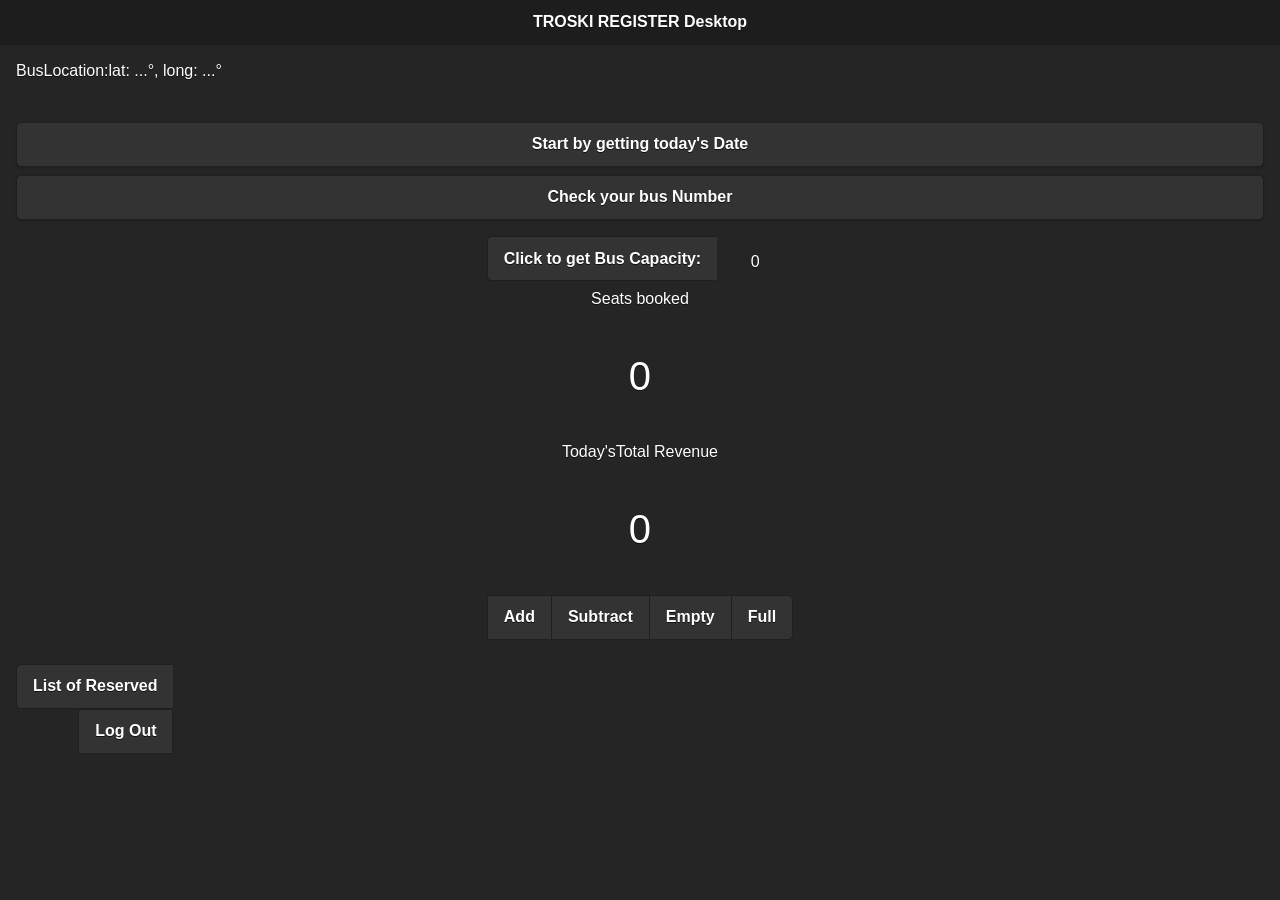
<file: BusApp/index.html>
<!DOCTYPE html>
    <html lang="en">

    <head>
        <link rel = "stylesheet" href = "jquery.mobile-1.4.4/jquery.mobile-1.4.4.min.css">
            <script src = "jquery.mobile-1.4.4/jquery-1.11.1.min.js"></script>
        <script src = "jquery.mobile-1.4.4/jquery.mobile-1.4.4.min.js"></script>
        
    
     <script type="text/javascript" src="functions.js"></script>

      <meta name="viewport" content="width=device-width,initial-scale=1"></meta>
      <!-- <script type="text/javascript" src="myFunctions.js"></script>-->
     </head>   


    <body>

        
    	<div data-role="page" data-theme="b">
    <div data-role="header">

    <h1> TROSKI REGISTER Desktop</h1>
    </div>
            <div data-role="content">
     <div class="geo-coords">
            BusLocation:<span id="Lat">lat: ...</span>°,
                   <span id="Long">long: ...</span>°
        </div>

    </div>

<div role="main" class="ui-content">
<tr>
       
                    <button id="date"  width="30%">Start by getting today's Date</button>
                    </tr>
                    <button id="busNumber"  width="30%">Check your bus Number</button>


         <div data-role="controlgroup" data-type="horizontal" align ="center">
            <div data-role="controlgroup" data-type="horizontal">
                <button id='capacity'>Click to get Bus Capacity: </button>
                    <p id="actual"  width="30%" >0</p>
                    <p></p>
                    <p  width="70%" >Seats booked</p>
                <p id='seats' style='font-size:250%'>0</p><p></p>
                    <p  width="70%" >Today'sTotal Revenue </p>
                <p id='sales' style='font-size:250%'>0</p>




        <Caption of group:</p>
        <button id='add'>Add</button>
        <button id="subtract">Subtract</button>
        
        <button id="empty">Empty</button>
        <button id="full">Full</button>
        </div>

        </div>
        <div data-role="controlgroup" data-type="horizontal" align ="left">
            <div data-role="controlgroup" data-type="horizontal">
                
                    
                    

        <button id="reserved">List of Reserved</button>
        <div align ="right">
        <a href="./jqueryMobile-embed.html" 
           data-role="button" 
           data-inline="true">
            Log Out
        </a>
        </div>
      </div> 
            </div>
     
       </div> 
    </body>
    </html>
</file>
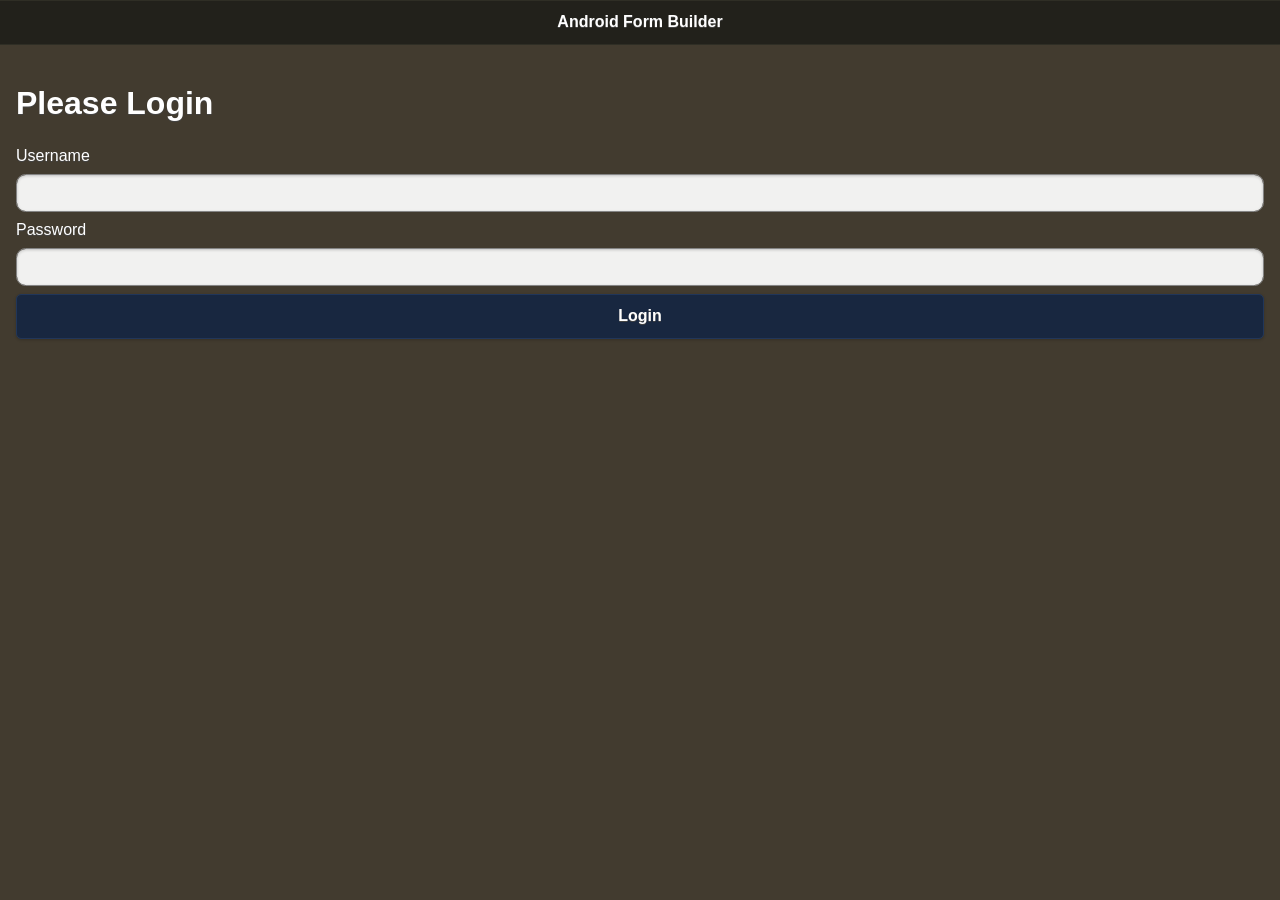
<file: CodeGenerativeFormBuilder/index.html>
<!DOCTYPE html>
      <html lang="en">

      <head>
          <link rel = "stylesheet" href = "jquery.mobile-1.4.4.min.css">
          <link rel="stylesheet" href="themes/unicorn_miku.min.css" />
  <link rel="stylesheet" href="themes/jquery.mobile.icons.min.css" />
  <!-- <link rel="stylesheet" href="http://code.jquery.com/mobile/1.4.5/jquery.mobile.structure-1.4.5.min.css" /> -->
              <script src = "jquery-1.11.1.min.js"></script>
          <script src = "jquery.mobile-1.4.4.min.js"></script>
          
      
        <script type="text/javascript" src="http://50.63.128.135/~csashesi/class2015/susana-ndede/formBuilder/formBuilder/functions.js"></script>

        <meta name="viewport" content="width=device-width,initial-scale=1"></meta>
        
       </head>   



       <body>
  <div data-role="page" id="pageOne" data-theme="b">
  	<div data-role="header">

      <h3> Android Form Builder </h3>
  </div>
  <div data-role="content">
      <h1> Please Login</h1>
      
      
  	Username<input type="text" name="username" id="username">
  	Password<input type="password" name="password" id="password">

  	<a href="#pageTwo" id="login" data-role="button">Login</a>
  </div>
  </div> 

  <!-- new page -->
       
  <div data-role="page" id="pageTwo" data-theme="b">
  	<div data-role="header">

      <h3> Android Form Builder </h3>
  </div>

      <h1> Please Click On a Button to Proceed</h1>
      
      
  	<div data-role="content">


  	<div data-role="controlgroup" data-type="vertical">
  <Caption of group:</p>
  <a href="#pageThree" data-role="button">Create New Form </a>
  <br>
  <a href="#" data-role="button">Edit Existing Form</a>

  </div><br>
  </div>
  </div> 

       
   <!-- new page -->
       
  <div data-role="page" id="pageFour" data-theme="b">
  	<div data-role="header">

      <h3> Android Form Builder </h3>
  </div>    
  <p>
  </p>

  <div data-role="content">


  	<div data-role="controlgroup" data-type="vertical">
  <Caption of group:</p>
  <a href="#pageFive" data-role="button">Add New Question</a>
  <br>
  <a  href="#pageSeven" id="getPreviousQuestion" data-role="button">Edit Previous</a>
  <a href="#pageEight" id="getAllQuestions" data-role="button">Review Questions</a>
  <button id="generateCode" data-role="button">Generate Code</button>


  </div><br>
  </div>
  </div>

  <div data-role="page" id="pageThree" data-theme="b">
      <div data-role="header">

      <h3> Android Form Builder </h3>
  </div>
  <div data-role="content">
  Form Title<input type="text" name="title" id="title">
  Description<input type="text" name="description" id="description">

      <a href="#pageFour" data-role="button" id="saveForm">Save Details</a>
    </div>
  </div>


    <div data-role="page" id="pageFive" data-theme="b">
      <div data-role="header">

      <h3> Android Form Builder </h3>
  </div>

    </div>





  <div data-role="page" id="pageFive" data-theme="b">
  	<div data-role="header">

      <h3> Android Form Builder </h3>
  </div>
  <div data-role="content">
  Question Number<input type="text" name="identity" id="identity">
  Enter the Question<input type="text" name="question" id="question">
  Select Answer DataType<div class="ui-select" id="day-button" class="ui-btn ui-icon-carat-d ui-btn-icon-right ui-corner-all ui-shadow">
                                   <select name="dataType" id="dataType" data-native-menu="false">
                                   <option value="Numbers">Numbers</option>
                                   <option value="Text">Text</option>
                                   <option value="Decimal">Decimal </option>
                                   <option value="Long Text">Long Text</option>
                                   <option value="Email">Email</option>
                  </select></div>
  Select Answer Widget<div class="ui-select" id="day-button" class="ui-btn ui-icon-carat-d ui-btn-icon-right ui-corner-all ui-shadow">
                                   <select name="widget" id="widget" data-native-menu="false">
                                   <option value="TextBox">TextBox</option>
                                   <option value="Radio Buttons">Radio Buttons </option>
                                   <option value="DropDown">DropDown</option>
                                   <option value="Checkbox">CheckBox</option>
  								</select></div>
                  <a href="#" id="saveQuestion" data-role="button">Save Question</a>  
  If you selected Checkbox/DropDown/RadioButtons,state number of options below<br>
                    <input type="text" name="totalOptions" id="totalOptions"> 
                    <!-- <button id="saveOptions"  width="10%" >Submit</button> -->
                     <!-- <a id="saveOptions" data-role="button">Submit</a>  -->
  <div  id="options" >

  </div>
  <button id="saveOption"  width="10%" >Save Options</button>
  <a href="#pageFour" id="saveQuestion" data-role="button">Done</a> 


  								</div><br>
                </div>





  					//Editing page
  			<div data-role="page" id="pageSeven" data-theme="b">
    <div data-role="header">

      <h3> Android Form Builder </h3>
  </div>    
  <p>
  </p>
  <div data-role="content">
  Question Number<input type="text" name="editIdentity" id="editIdentity">
    Enter the Question<input type="text" name="editQuestion" id="editQuestion">
  Select Answer DataType<div class="ui-select" id="day-button" class="ui-btn ui-icon-carat-d ui-btn-icon-right ui-corner-all ui-shadow">
                                   <select name="editDataType" id="editDataType" data-native-menu="false">
                                   <option value="Numbers">Numbers</option>
                                   <option value="Text">Text</option>
                                   <option value="Decimal">Decimal </option>
                                   <option value="Long Text">Long Text</option>
                                   <option value="Email">Email</option>
                  </select></div>
  Select Answer Widget<div class="ui-select" id="day-button" class="ui-btn ui-icon-carat-d ui-btn-icon-right ui-corner-all ui-shadow">
                                   <select name="editWidget" id="editWidget" data-native-menu="false">
                                   <option value="TextBox">TextBox</option>
                                   <option value="Radio Buttons">Radio Buttons </option>
                                   <option value="DropDown">DropDown</option>
                                   <option value="Checkbox">CheckBox</option>
                  </select></div>
                  <a href="#" id="editQuestions" data-role="button">Edit Question</a>  
  If you selected Checkbox/DropDown/RadioButtons above,state number of options below<br>
                    <input type="text" name="edittotalOptions" id="edittotalOptions"> 
                    <!-- <button id="saveOptions"  width="10%" >Submit</button> -->
                     <!-- <a id="saveOptions" data-role="button">Submit</a>  -->
  <div  id="editoptions" >

  </div>
  <button id="editOption"  width="10%" >Edit Options</button>
  <a href="#pageFour"  data-role="button">Done</a> 


                  </div><br>


  	
  							

  </div>


<div data-role="page" id="pageEight" data-theme="b">
    <div data-role="header">

      <h3> Android Form Builder </h3>
  </div>    
  <p>
  </p>
  <div id="myList" data-role="main" class="ui-content">
   <!--  <h2>Ordered List:</h2> -->
    <!-- <ol id="myList" data-role="listview"> -->
      <!-- <li><a id href="#">List Item</a></li>
      <li><a href="#">List Item</a></li>
      <li><a href="#">List Item</a></li> -->

    <!-- </ol> -->
    
  </div>
  Enter question Number to Edit<input type="text" name="getQuestion" id="getQuestion">
  <a href="#pageSeven" id="getThisQuestion"  data-role="button">Done</a> 
</div>



  </div>

       
       
           
   
       
       
       
       
    </body>
    </html>
</file>
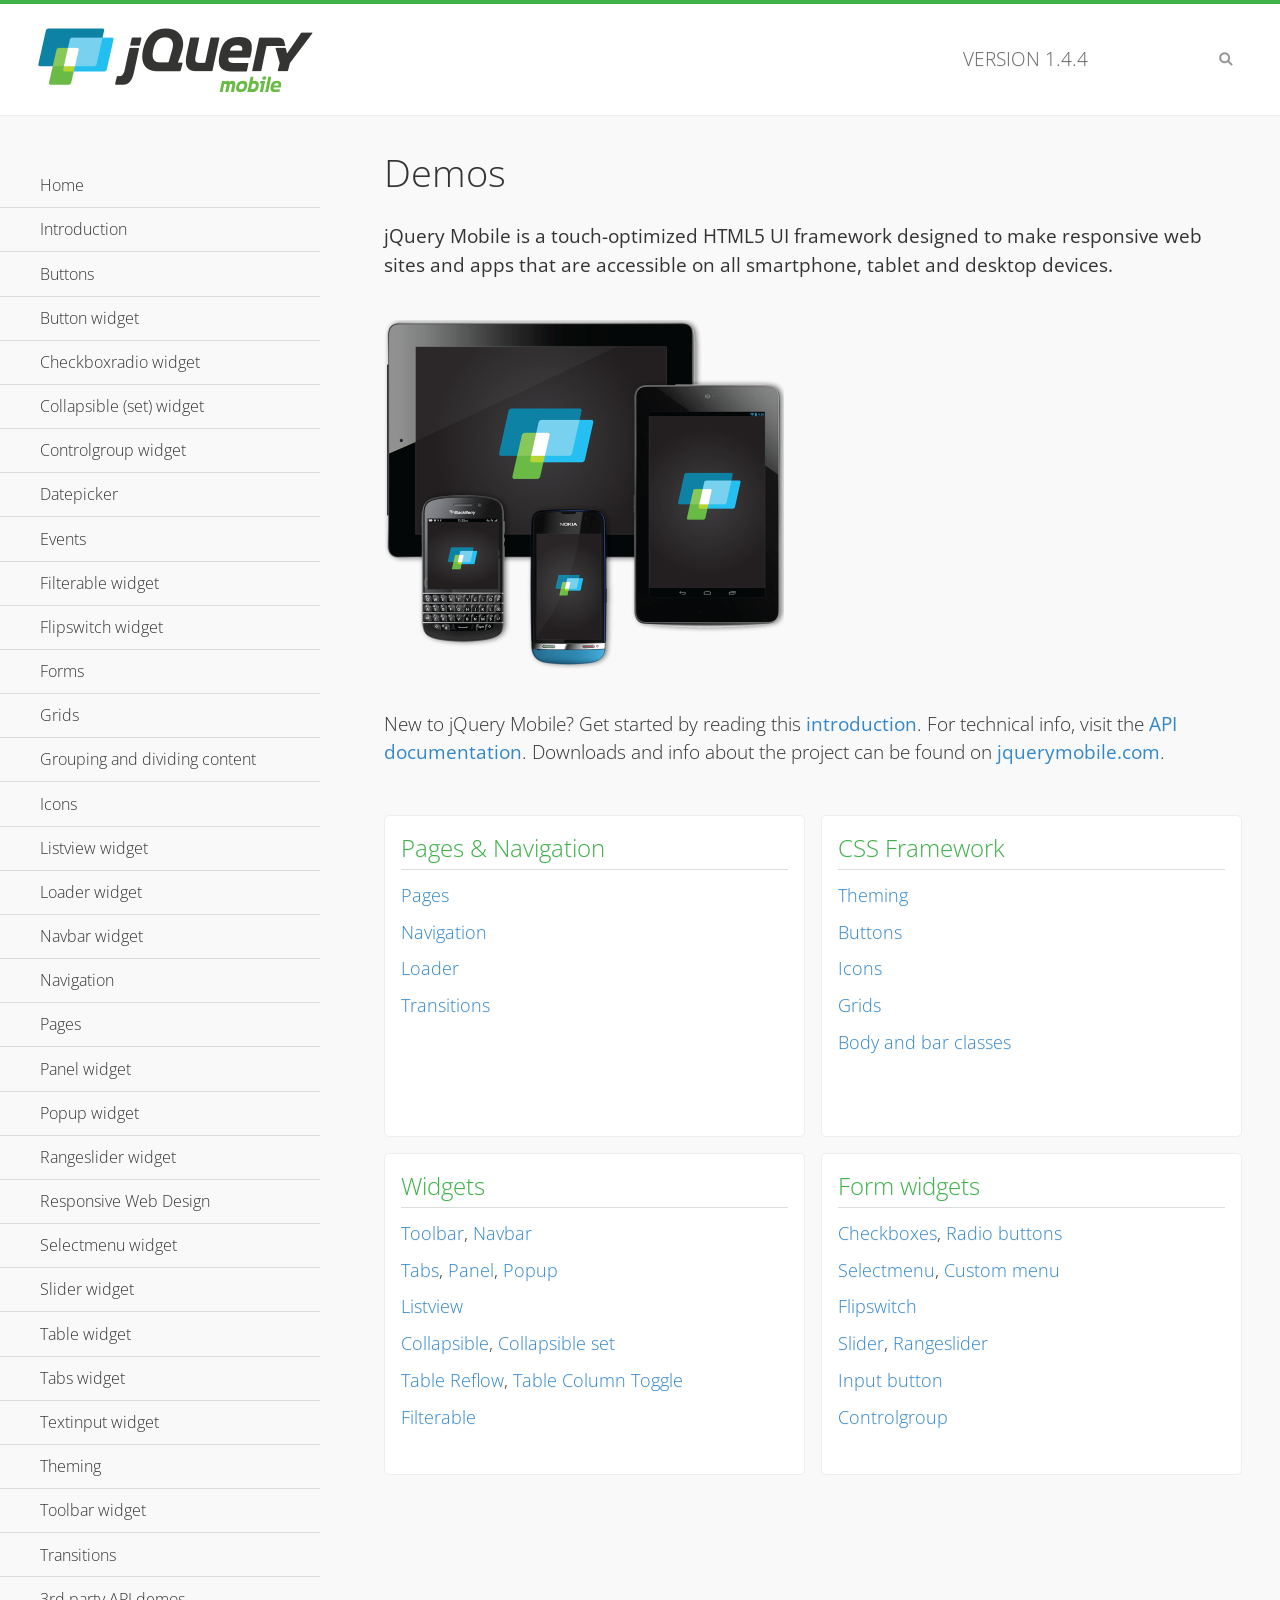
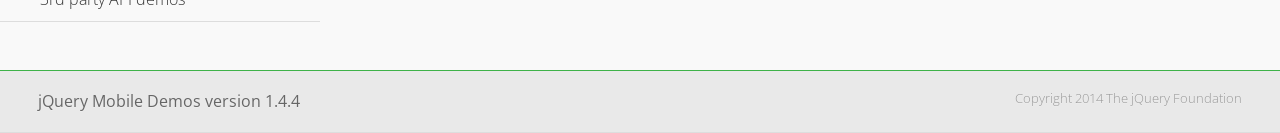
<file: meetingPhone/jquery.mobile-1.4.4/jquery.mobile-1.4.4/demos/index.html>
<!DOCTYPE html>
<html>
<head>
	<meta charset="utf-8">
	<meta name="viewport" content="width=device-width, initial-scale=1">
	<title>jQuery Mobile Demos</title>
	<link rel="shortcut icon" href="favicon.ico">
	<link rel="stylesheet" href="css/themes/default/jquery.mobile-1.4.4.min.css">
	<link rel="stylesheet" href="_assets/css/jqm-demos.css">
    <link rel="stylesheet" href="http://fonts.googleapis.com/css?family=Open+Sans:300,400,700">
	<script src="js/jquery.js"></script>
	<script src="_assets/js/index.js"></script>
	<script src="js/jquery.mobile-1.4.4.min.js"></script>
</head>
<body>
<div data-role="page" class="jqm-demos jqm-home">

	<div data-role="header" class="jqm-header">
		<h2><img src="_assets/img/jquery-logo.png" alt="jQuery Mobile"></h2>
		<p>Version <span class="jqm-version"></span></p>
		<a href="#" class="jqm-navmenu-link ui-btn ui-btn-icon-notext ui-corner-all ui-icon-bars ui-nodisc-icon ui-alt-icon ui-btn-left">Menu</a>
		<a href="#" class="jqm-search-link ui-btn ui-btn-icon-notext ui-corner-all ui-icon-search ui-nodisc-icon ui-alt-icon ui-btn-right">Search</a>
	</div><!-- /header -->

	<div role="main" class="ui-content jqm-content">

		<h1>Demos</h1>

		<p><strong>jQuery Mobile is a touch-optimized HTML5 UI framework designed to make responsive web sites and apps that are accessible on all smartphone, tablet and desktop devices.</strong></p>

		<img src="_assets/img/devices.png">

		<p>New to jQuery Mobile? Get started by reading this <a href="intro/" data-ajax="false">introduction</a>. For technical info, visit the <a href="http://api.jquerymobile.com" title="jQuery Mobile API documentation" target="_blank">API documentation</a>. Downloads and info about the project can be found on <a href="http://jquerymobile.com" title="jQuery Mobile web site" target="_blank">jquerymobile.com</a>.</p>

        <div class="ui-grid-a ui-responsive">
        	<div class="ui-block-a">
        		<div class="jqm-block-content">
        			<h3>Pages &amp; Navigation</h3>

        			<p><a href="pages/" data-ajax="false">Pages</a></p>
        			<p><a href="navigation/" data-ajax="false">Navigation</a></p>
        			<p><a href="loader/" data-ajax="false">Loader</a></p>
        			<p><a href="transitions/" data-ajax="false">Transitions</a></p>
        		</div>
        	</div>
        	<div class="ui-block-b">
        		<div class="jqm-block-content">
        			<h3>CSS Framework</h3>

        			<p><a href="theme-default/" data-ajax="false">Theming</a></p>
        			<p><a href="button-markup/" data-ajax="false">Buttons</a></p>
        			<p><a href="icons/" data-ajax="false">Icons</a></p>
        			<p><a href="grids/" data-ajax="false">Grids</a></p>
        			<p><a href="../body-bar-classes/" data-ajax="false">Body and bar classes</a></p>
        		</div>
        	</div>        	
        	<div class="ui-block-a">
        		<div class="jqm-block-content">
        			<h3>Widgets</h3>

        			<p><a href="toolbar/" data-ajax="false">Toolbar</a>, <a href="navbar/" data-ajax="false">Navbar</a></p>
        			<p><a href="tabs/" data-ajax="false">Tabs</a>, <a href="panel/" data-ajax="false">Panel</a>, <a href="popup/" data-ajax="false">Popup</a></p>
        			<p><a href="listview/" data-ajax="false">Listview</a></p>
        			<p><a href="collapsible/" data-ajax="false">Collapsible</a>, <a href="collapsibleset/" data-ajax="false">Collapsible set</a></p>
        			<p><a href="table-reflow/" data-ajax="false">Table Reflow</a>, <a href="table-column-toggle/" data-ajax="false">Table Column Toggle</a></p>
        			<p><a href="filterable/" data-ajax="false">Filterable</a></p>
        		</div>
        	</div>
        	<div class="ui-block-b">
        		<div class="jqm-block-content">
        			<h3>Form widgets</h3>

        			<p><a href="checkboxradio-checkbox/" data-ajax="false">Checkboxes</a>, <a href="checkboxradio-radio/" data-ajax="false">Radio buttons</a></p>
        			<p><a href="selectmenu/" data-ajax="false">Selectmenu</a>, <a href="selectmenu-custom/" data-ajax="false">Custom menu</a></p>
        			<p><a href="flipswitch/" data-ajax="false">Flipswitch</a></p>
        			<p><a href="slider/" data-ajax="false">Slider</a>, <a href="rangeslider/" data-ajax="false">Rangeslider</a></p>
        			<p><a href="button/" data-ajax="false">Input button</a></p>
        			<p><a href="controlgroup/" data-ajax="false">Controlgroup</a></p>
        		</div>
        	</div>
        </div>

	</div><!-- /content -->
	    <div data-role="panel" class="jqm-navmenu-panel" data-position="left" data-display="overlay" data-theme="a">
	    	<ul class="jqm-list ui-alt-icon ui-nodisc-icon">
<li data-filtertext="demos homepage" data-icon="home"><a href=".././">Home</a></li>
<li data-filtertext="introduction overview getting started"><a href="../intro/" data-ajax="false">Introduction</a></li>
<li data-filtertext="buttons button markup buttonmarkup method anchor link button element"><a href="../button-markup/" data-ajax="false">Buttons</a></li>
<li data-filtertext="form button widget input button submit reset"><a href="../button/" data-ajax="false">Button widget</a></li>
<li data-role="collapsible" data-enhanced="true" data-collapsed-icon="carat-d" data-expanded-icon="carat-u" data-iconpos="right" data-inset="false" class="ui-collapsible ui-collapsible-themed-content ui-collapsible-collapsed">
	<h3 class="ui-collapsible-heading ui-collapsible-heading-collapsed">
		<a href="#" class="ui-collapsible-heading-toggle ui-btn ui-btn-icon-right ui-btn-inherit ui-icon-carat-d">
		    Checkboxradio widget<span class="ui-collapsible-heading-status"> click to expand contents</span>
		</a>
	</h3>
	<div class="ui-collapsible-content ui-body-inherit ui-collapsible-content-collapsed" aria-hidden="true">
		<ul>
			<li data-filtertext="form checkboxradio widget checkbox input checkboxes controlgroups"><a href="../checkboxradio-checkbox/" data-ajax="false">Checkboxes</a></li>
			<li data-filtertext="form checkboxradio widget radio input radio buttons controlgroups"><a href="../checkboxradio-radio/" data-ajax="false">Radio buttons</a></li>
		</ul>
	</div>
</li>
<li data-role="collapsible" data-enhanced="true" data-collapsed-icon="carat-d" data-expanded-icon="carat-u" data-iconpos="right" data-inset="false" class="ui-collapsible ui-collapsible-themed-content ui-collapsible-collapsed">
	<h3 class="ui-collapsible-heading ui-collapsible-heading-collapsed">
		<a href="#" class="ui-collapsible-heading-toggle ui-btn ui-btn-icon-right ui-btn-inherit ui-icon-carat-d">
			Collapsible (set) widget<span class="ui-collapsible-heading-status"> click to expand contents</span>
		</a>
	</h3>
	<div class="ui-collapsible-content ui-body-inherit ui-collapsible-content-collapsed" aria-hidden="true">
		<ul>
			<li data-filtertext="collapsibles content formatting"><a href="../collapsible/" data-ajax="false">Collapsible</a></li>
			<li data-filtertext="dynamic collapsible set accordion append expand"><a href="../collapsible-dynamic/" data-ajax="false">Dynamic collapsibles</a></li>
			<li data-filtertext="accordions collapsible set widget content formatting grouped collapsibles"><a href="../collapsibleset/" data-ajax="false">Collapsible set</a></li>
		</ul>
	</div>
</li>
<li data-role="collapsible" data-enhanced="true" data-collapsed-icon="carat-d" data-expanded-icon="carat-u" data-iconpos="right" data-inset="false" class="ui-collapsible ui-collapsible-themed-content ui-collapsible-collapsed">
	<h3 class="ui-collapsible-heading ui-collapsible-heading-collapsed">
		<a href="#" class="ui-collapsible-heading-toggle ui-btn ui-btn-icon-right ui-btn-inherit ui-icon-carat-d">
			Controlgroup widget<span class="ui-collapsible-heading-status"> click to expand contents</span>
		</a>
	</h3>
	<div class="ui-collapsible-content ui-body-inherit ui-collapsible-content-collapsed" aria-hidden="true">
		<ul>
			<li data-filtertext="controlgroups selectmenu checkboxradio input grouped buttons horizontal vertical"><a href="../controlgroup/" data-ajax="false">Controlgroup</a></li>
			<li data-filtertext="dynamic controlgroup dynamically add buttons"><a href="../controlgroup-dynamic/" data-ajax="false">Dynamic controlgroups</a></li>
		</ul>
	</div>
</li>
<li data-filtertext="form datepicker widget date input"><a href="../datepicker/" data-ajax="false">Datepicker</a></li>
<li data-role="collapsible" data-enhanced="true" data-collapsed-icon="carat-d" data-expanded-icon="carat-u" data-iconpos="right" data-inset="false" class="ui-collapsible ui-collapsible-themed-content ui-collapsible-collapsed">
	<h3 class="ui-collapsible-heading ui-collapsible-heading-collapsed">
		<a href="#" class="ui-collapsible-heading-toggle ui-btn ui-btn-icon-right ui-btn-inherit ui-icon-carat-d">
			Events<span class="ui-collapsible-heading-status"> click to expand contents</span>
		</a>
	</h3>
	<div class="ui-collapsible-content ui-body-inherit ui-collapsible-content-collapsed" aria-hidden="true">
		<ul>
			<li data-filtertext="swipe to delete list items listviews swipe events"><a href="../swipe-list/" data-ajax="false">Swipe list items</a></li>
			<li data-filtertext="swipe to navigate swipe page navigation swipe events"><a href="../swipe-page/" data-ajax="false">Swipe page navigation</a></li>
		</ul>
	</div>
</li>
<li data-filtertext="filterable filter elements sorting searching listview table"><a href="../filterable/" data-ajax="false">Filterable widget</a></li>
<li data-filtertext="form flipswitch widget flip toggle switch binary select checkbox input"><a href="../flipswitch/" data-ajax="false">Flipswitch widget</a></li>
<li data-role="collapsible" data-enhanced="true" data-collapsed-icon="carat-d" data-expanded-icon="carat-u" data-iconpos="right" data-inset="false" class="ui-collapsible ui-collapsible-themed-content ui-collapsible-collapsed">
	<h3 class="ui-collapsible-heading ui-collapsible-heading-collapsed">
		<a href="#" class="ui-collapsible-heading-toggle ui-btn ui-btn-icon-right ui-btn-inherit ui-icon-carat-d">
			Forms<span class="ui-collapsible-heading-status"> click to expand contents</span>
		</a>
	</h3>
	<div class="ui-collapsible-content ui-body-inherit ui-collapsible-content-collapsed" aria-hidden="true">
		<ul>
			<li data-filtertext="forms text checkbox radio range button submit reset inputs selects textarea slider flipswitch label form elements"><a href="../forms/" data-ajax="false">Forms</a></li>
			<li data-filtertext="form hide labels hidden accessible ui-hidden-accessible forms"><a href="../forms-label-hidden-accessible/" data-ajax="false">Hide labels</a></li>
			<li data-filtertext="form field containers fieldcontain ui-field-contain forms"><a href="../forms-field-contain/" data-ajax="false">Field containers</a></li>
			<li data-filtertext="forms disabled form elements"><a href="../forms-disabled/" data-ajax="false">Forms disabled</a></li>
			<li data-filtertext="forms gallery examples overview forms text checkbox radio range button submit reset inputs selects textarea slider flipswitch label form elements"><a href="../forms-gallery/" data-ajax="false">Forms gallery</a></li>
		</ul>
	</div>
</li>
<li data-role="collapsible" data-enhanced="true" data-collapsed-icon="carat-d" data-expanded-icon="carat-u" data-iconpos="right" data-inset="false" class="ui-collapsible ui-collapsible-themed-content ui-collapsible-collapsed">
	<h3 class="ui-collapsible-heading ui-collapsible-heading-collapsed">
		<a href="#" class="ui-collapsible-heading-toggle ui-btn ui-btn-icon-right ui-btn-inherit ui-icon-carat-d">
			Grids<span class="ui-collapsible-heading-status"> click to expand contents</span>
		</a>
	</h3>
	<div class="ui-collapsible-content ui-body-inherit ui-collapsible-content-collapsed" aria-hidden="true">
		<ul>
			<li data-filtertext="grids columns blocks content formatting rwd responsive css framework"><a href="../grids/" data-ajax="false">Grids</a></li>
			<li data-filtertext="buttons in grids css framework"><a href="../grids-buttons/" data-ajax="false">Buttons in grids</a></li>
			<li data-filtertext="custom responsive grids rwd css framework"><a href="../grids-custom-responsive/" data-ajax="false">Custom responsive grids</a></li>
		</ul>
	</div>
</li>
<li data-filtertext="blocks content formatting sections heading"><a href="../body-bar-classes/" data-ajax="false">Grouping and dividing content</a></li>
<li data-role="collapsible" data-enhanced="true" data-collapsed-icon="carat-d" data-expanded-icon="carat-u" data-iconpos="right" data-inset="false" class="ui-collapsible ui-collapsible-themed-content ui-collapsible-collapsed">
	<h3 class="ui-collapsible-heading ui-collapsible-heading-collapsed">
		<a href="#" class="ui-collapsible-heading-toggle ui-btn ui-btn-icon-right ui-btn-inherit ui-icon-carat-d">
			Icons<span class="ui-collapsible-heading-status"> click to expand contents</span>
		</a>
	</h3>
	<div class="ui-collapsible-content ui-body-inherit ui-collapsible-content-collapsed" aria-hidden="true">
		<ul>
			<li data-filtertext="button icons svg disc alt custom icon position"><a href="../icons/" data-ajax="false">Icons</a></li>
			<li data-filtertext=""><a href="../icons-grunticon/" data-ajax="false">Grunticon loader</a></li>
		</ul>
	</div>
</li>
<li data-role="collapsible" data-enhanced="true" data-collapsed-icon="carat-d" data-expanded-icon="carat-u" data-iconpos="right" data-inset="false" class="ui-collapsible ui-collapsible-themed-content ui-collapsible-collapsed">
	<h3 class="ui-collapsible-heading ui-collapsible-heading-collapsed">
		<a href="#" class="ui-collapsible-heading-toggle ui-btn ui-btn-icon-right ui-btn-inherit ui-icon-carat-d">
			Listview widget<span class="ui-collapsible-heading-status"> click to expand contents</span>
		</a>
	</h3>
	<div class="ui-collapsible-content ui-body-inherit ui-collapsible-content-collapsed" aria-hidden="true">
		<ul>
			<li data-filtertext="listview widget thumbnails icons nested split button collapsible ul ol"><a href="../listview/" data-ajax="false">Listview</a></li>
			<li data-filtertext="autocomplete filterable reveal listview filtertextbeforefilter placeholder"><a href="../listview-autocomplete/" data-ajax="false">Listview autocomplete</a></li>
			<li data-filtertext="autocomplete filterable reveal listview remote data filtertextbeforefilter placeholder"><a href="../listview-autocomplete-remote/" data-ajax="false">Listview autocomplete remote data</a></li>
			<li data-filtertext="autodividers anchor jump scroll linkbars listview lists ul ol"><a href="../listview-autodividers-linkbar/" data-ajax="false">Listview autodividers linkbar</a></li>
			<li data-filtertext="listview autodividers selector autodividersselector lists ul ol"><a href="../listview-autodividers-selector/" data-ajax="false">Listview autodividers selector</a></li>
			<li data-filtertext="listview nested list items"><a href="../listview-nested-lists/" data-ajax="false">Nested Listviews</a></li>
			<li data-filtertext="listview collapsible list items flat"><a href="../listview-collapsible-item-flat/" data-ajax="false">Listview collapsible list items (flat)</a></li>
			<li data-filtertext="listview collapsible list indented"><a href="../listview-collapsible-item-indented/" data-ajax="false">Listview collapsible list items (indented)</a></li>
			<li data-filtertext="grid listview responsive grids responsive listviews lists ul"><a href="../listview-grid/" data-ajax="false">Listview responsive grid</a></li>
		</ul>
	</div>
</li>
<li data-filtertext="loader widget page loading navigation overlay spinner"><a href="../loader/" data-ajax="false">Loader widget</a></li>
<li data-filtertext="navbar widget navmenu toolbars header footer"><a href="../navbar/" data-ajax="false">Navbar widget</a></li>
<li data-role="collapsible" data-enhanced="true" data-collapsed-icon="carat-d" data-expanded-icon="carat-u" data-iconpos="right" data-inset="false" class="ui-collapsible ui-collapsible-themed-content ui-collapsible-collapsed">
	<h3 class="ui-collapsible-heading ui-collapsible-heading-collapsed">
		<a href="#" class="ui-collapsible-heading-toggle ui-btn ui-btn-icon-right ui-btn-inherit ui-icon-carat-d">
			Navigation<span class="ui-collapsible-heading-status"> click to expand contents</span>
		</a>
	</h3>
	<div class="ui-collapsible-content ui-body-inherit ui-collapsible-content-collapsed" aria-hidden="true">
		<ul>
			<li data-filtertext="ajax navigation navigate widget history event method"><a href="../navigation/" data-ajax="false">Navigation</a></li>
			<li data-filtertext="linking pages page links navigation ajax prefetch cache"><a href="../navigation-linking-pages/" data-ajax="false">Linking pages</a></li>
			<!-- <li data-filtertext="php redirect server redirection server-side navigation"><a href="../navigation-php-redirect/" data-ajax="false">PHP redirect demo</a></li>-->
			<li data-filtertext="navigation redirection hash query"><a href="../navigation-hash-processing/" data-ajax="false">Hash processing demo</a></li>
			<li data-filtertext="navigation redirection hash query"><a href="../page-events/" data-ajax="false">Page Navigation Events</a></li>
		</ul>
	</div>
</li>
<li data-role="collapsible" data-enhanced="true" data-collapsed-icon="carat-d" data-expanded-icon="carat-u" data-iconpos="right" data-inset="false" class="ui-collapsible ui-collapsible-themed-content ui-collapsible-collapsed">
	<h3 class="ui-collapsible-heading ui-collapsible-heading-collapsed">
		<a href="#" class="ui-collapsible-heading-toggle ui-btn ui-btn-icon-right ui-btn-inherit ui-icon-carat-d">
			Pages<span class="ui-collapsible-heading-status"> click to expand contents</span>
		</a>
	</h3>
	<div class="ui-collapsible-content ui-body-inherit ui-collapsible-content-collapsed" aria-hidden="true">
		<ul>
			<li data-filtertext="pages page widget ajax navigation"><a href="../pages/" data-ajax="false">Pages</a></li>
			<li data-filtertext="single page"><a href="../pages-single-page/" data-ajax="false">Single page</a></li>
			<li data-filtertext="multipage multi-page page"><a href="../pages-multi-page/" data-ajax="false">Multi-page template</a></li>
			<li data-filtertext="dialog page widget modal popup"><a href="../pages-dialog/" data-ajax="false">Dialog page</a></li>
		</ul>
	</div>
</li>
<li data-role="collapsible" data-enhanced="true" data-collapsed-icon="carat-d" data-expanded-icon="carat-u" data-iconpos="right" data-inset="false" class="ui-collapsible ui-collapsible-themed-content ui-collapsible-collapsed">
	<h3 class="ui-collapsible-heading ui-collapsible-heading-collapsed">
		<a href="#" class="ui-collapsible-heading-toggle ui-btn ui-btn-icon-right ui-btn-inherit ui-icon-carat-d">
			Panel widget<span class="ui-collapsible-heading-status"> click to expand contents</span>
		</a>
	</h3>
	<div class="ui-collapsible-content ui-body-inherit ui-collapsible-content-collapsed" aria-hidden="true">
		<ul>
			<li data-filtertext="panel widget sliding panels reveal push overlay responsive"><a href="../panel/" data-ajax="false">Panel</a></li>
			<li data-filtertext=""><a href="../panel-external/" data-ajax="false">External panels</a></li>
			<li data-filtertext="panel "><a href="../panel-fixed/" data-ajax="false">Fixed panels</a></li>
			<li data-filtertext="panel slide panels sliding panels shadow rwd responsive breakpoint"><a href="../panel-responsive/" data-ajax="false">Panels responsive</a></li>
			<li data-filtertext="panel custom style custom panel width reveal shadow listview panel styling page background wrapper"><a href="../panel-styling/" data-ajax="false">Custom panel style</a></li>
			<li data-filtertext="panel open on swipe"><a href="../panel-swipe-open/" data-ajax="false">Panel open on swipe</a></li>
			<li data-filtertext="panels outside page internal external toolbars"><a href="../panel-external-internal/" data-ajax="false">Panel external and internal</a></li>
		</ul>
	</div>
</li>
<li data-role="collapsible" data-enhanced="true" data-collapsed-icon="carat-d" data-expanded-icon="carat-u" data-iconpos="right" data-inset="false" class="ui-collapsible ui-collapsible-themed-content ui-collapsible-collapsed">
	<h3 class="ui-collapsible-heading ui-collapsible-heading-collapsed">
		<a href="#" class="ui-collapsible-heading-toggle ui-btn ui-btn-icon-right ui-btn-inherit ui-icon-carat-d">
			Popup widget<span class="ui-collapsible-heading-status"> click to expand contents</span>
		</a>
	</h3>
	<div class="ui-collapsible-content ui-body-inherit ui-collapsible-content-collapsed" aria-hidden="true">
		<ul>
			<li data-filtertext="popup widget popups dialog modal transition tooltip lightbox form overlay screen flip pop fade transition"><a href="../popup/" data-ajax="false">Popup</a></li>
			<li data-filtertext="popup alignment position"><a href="../popup-alignment/" data-ajax="false">Popup alignment</a></li>
			<li data-filtertext="popup arrow size popups popover"><a href="../popup-arrow-size/" data-ajax="false">Popup arrow size</a></li>
			<li data-filtertext="dynamic popups popup images lightbox"><a href="../popup-dynamic/" data-ajax="false">Dynamic popups</a></li>
			<li data-filtertext="popups with iframes scaling"><a href="../popup-iframe/" data-ajax="false">Popups with iframes</a></li>
			<li data-filtertext="popup image scaling"><a href="../popup-image-scaling/" data-ajax="false">Popup image scaling</a></li>
			<li data-filtertext="external popup outside multi-page"><a href="../popup-outside-multipage/" data-ajax="false">Popup outside multi-page</a></li>
		</ul>
	</div>
</li>
<li data-filtertext="form rangeslider widget dual sliders dual handle sliders range input"><a href="../rangeslider/" data-ajax="false">Rangeslider widget</a></li>
<li data-filtertext="responsive web design rwd adaptive progressive enhancement PE accessible mobile breakpoints media query media queries"><a href="../rwd/" data-ajax="false">Responsive Web Design</a></li>
<li data-role="collapsible" data-enhanced="true" data-collapsed-icon="carat-d" data-expanded-icon="carat-u" data-iconpos="right" data-inset="false" class="ui-collapsible ui-collapsible-themed-content ui-collapsible-collapsed">
	<h3 class="ui-collapsible-heading ui-collapsible-heading-collapsed">
		<a href="#" class="ui-collapsible-heading-toggle ui-btn ui-btn-icon-right ui-btn-inherit ui-icon-carat-d">
			Selectmenu widget<span class="ui-collapsible-heading-status"> click to expand contents</span>
		</a>
	</h3>
	<div class="ui-collapsible-content ui-body-inherit ui-collapsible-content-collapsed" aria-hidden="true">
		<ul>
			<li data-filtertext="form selectmenu widget select input custom select menu selects"><a href="../selectmenu/" data-ajax="false">Selectmenu</a></li>
			<li data-filtertext="form custom select menu selectmenu widget custom menu option optgroup multiple selects"><a href="../selectmenu-custom/" data-ajax="false">Custom select menu</a></li>
			<li data-filtertext="filterable select filter popup dialog"><a href="../selectmenu-custom-filter/" data-ajax="false">Custom select menu with filter</a></li>
		</ul>
	</div>
</li>
<li data-role="collapsible" data-enhanced="true" data-collapsed-icon="carat-d" data-expanded-icon="carat-u" data-iconpos="right" data-inset="false" class="ui-collapsible ui-collapsible-themed-content ui-collapsible-collapsed">
	<h3 class="ui-collapsible-heading ui-collapsible-heading-collapsed">
		<a href="#" class="ui-collapsible-heading-toggle ui-btn ui-btn-icon-right ui-btn-inherit ui-icon-carat-d">
			Slider widget<span class="ui-collapsible-heading-status"> click to expand contents</span>
		</a>
	</h3>
	<div class="ui-collapsible-content ui-body-inherit ui-collapsible-content-collapsed" aria-hidden="true">
		<ul>
			<li data-filtertext="form slider widget range input single sliders"><a href="../slider/" data-ajax="false">Slider</a></li>
			<li data-filtertext="form slider widget flipswitch slider binary select flip toggle switch"><a href="../slider-flipswitch/" data-ajax="false">Slider flip toggle switch</a></li>
			<li data-filtertext="form slider tooltip handle value input range sliders"><a href="../slider-tooltip/" data-ajax="false">Slider tooltip</a></li>
		</ul>
	</div>
</li>
<li data-role="collapsible" data-enhanced="true" data-collapsed-icon="carat-d" data-expanded-icon="carat-u" data-iconpos="right" data-inset="false" class="ui-collapsible ui-collapsible-themed-content ui-collapsible-collapsed">
	<h3 class="ui-collapsible-heading ui-collapsible-heading-collapsed">
		<a href="#" class="ui-collapsible-heading-toggle ui-btn ui-btn-icon-right ui-btn-inherit ui-icon-carat-d">
			Table widget<span class="ui-collapsible-heading-status"> click to expand contents</span>
		</a>
	</h3>
	<div class="ui-collapsible-content ui-body-inherit ui-collapsible-content-collapsed" aria-hidden="true">
		<ul>
			<li data-filtertext="table widget reflow column toggle th td responsive tables rwd hide show tabular"><a href="../table-column-toggle/" data-ajax="false">Table Column Toggle</a></li>
			<li data-filtertext="table column toggle phone comparison demo"><a href="../table-column-toggle-example/" data-ajax="false">Table Column Toggle demo</a></li>
			<li data-filtertext="responsive tables table column toggle heading groups rwd breakpoint"><a href="../table-column-toggle-heading-groups/" data-ajax="false">Table Column Toggle heading groups</a></li>
			<li data-filtertext="responsive tables table column toggle hide rwd breakpoint customization options"><a href="../table-column-toggle-options/" data-ajax="false">Table Column Toggle options</a></li>
			<li data-filtertext="table reflow th td responsive rwd columns tabular"><a href="../table-reflow/" data-ajax="false">Table Reflow</a></li>
			<li data-filtertext="responsive tables table reflow heading groups rwd breakpoint"><a href="../table-reflow-heading-groups/" data-ajax="false">Table Reflow heading groups</a></li>
			<li data-filtertext="responsive tables table reflow stripes strokes table style"><a href="../table-reflow-stripes-strokes/" data-ajax="false">Table Reflow stripes and strokes</a></li>
			<li data-filtertext="responsive tables table reflow stack custom styles"><a href="../table-reflow-styling/" data-ajax="false">Table Reflow custom styles</a></li>
		</ul>
	</div>
</li>
<li data-filtertext="ui tabs widget"><a href="../tabs/" data-ajax="false">Tabs widget</a></li>
<li data-filtertext="form textinput widget text input textarea number date time tel email file color password"><a href="../textinput/" data-ajax="false">Textinput widget</a></li>
<li data-role="collapsible" data-enhanced="true" data-collapsed-icon="carat-d" data-expanded-icon="carat-u" data-iconpos="right" data-inset="false" class="ui-collapsible ui-collapsible-themed-content ui-collapsible-collapsed">
	<h3 class="ui-collapsible-heading ui-collapsible-heading-collapsed">
		<a href="#" class="ui-collapsible-heading-toggle ui-btn ui-btn-icon-right ui-btn-inherit ui-icon-carat-d">
			Theming<span class="ui-collapsible-heading-status"> click to expand contents</span>
		</a>
	</h3>
	<div class="ui-collapsible-content ui-body-inherit ui-collapsible-content-collapsed" aria-hidden="true">
		<ul>
			<li data-filtertext="default theme swatches theming style css"><a href="../theme-default/" data-ajax="false">Default theme</a></li>
			<li data-filtertext="classic theme old theme swatches theming style css"><a href="../theme-classic/" data-ajax="false">Classic theme</a></li>
		</ul>
	</div>
</li>
<li data-role="collapsible" data-enhanced="true" data-collapsed-icon="carat-d" data-expanded-icon="carat-u" data-iconpos="right" data-inset="false" class="ui-collapsible ui-collapsible-themed-content ui-collapsible-collapsed">
	<h3 class="ui-collapsible-heading ui-collapsible-heading-collapsed">
		<a href="#" class="ui-collapsible-heading-toggle ui-btn ui-btn-icon-right ui-btn-inherit ui-icon-carat-d">
			Toolbar widget<span class="ui-collapsible-heading-status"> click to expand contents</span>
		</a>
	</h3>
	<div class="ui-collapsible-content ui-body-inherit ui-collapsible-content-collapsed" aria-hidden="true">
		<ul>
			<li data-filtertext="toolbar widget header footer toolbars fixed fullscreen external sections"><a href="../toolbar/" data-ajax="false">Toolbar</a></li>
			<li data-filtertext="dynamic toolbars dynamically add toolbar header footer"><a href="../toolbar-dynamic/" data-ajax="false">Dynamic toolbars</a></li>
			<li data-filtertext="external toolbars header footer"><a href="../toolbar-external/" data-ajax="false">External toolbars</a></li>
			<li data-filtertext="fixed toolbars header footer"><a href="../toolbar-fixed/" data-ajax="false">Fixed toolbars</a></li>
			<li data-filtertext="fixed fullscreen toolbars header footer"><a href="../toolbar-fixed-fullscreen/" data-ajax="false">Fullscreen toolbars</a></li>
			<li data-filtertext="external fixed toolbars header footer"><a href="../toolbar-fixed-external/" data-ajax="false">Fixed external toolbars</a></li>
			<li data-filtertext="external persistent toolbars header footer navbar navmenu"><a href="../toolbar-fixed-persistent/" data-ajax="false">Persistent toolbars</a></li>
			<li data-filtertext="external ajax optimized toolbars persistent toolbars header footer navbar"><a href="../toolbar-fixed-persistent-optimized/" data-ajax="false">Ajax optimized toolbars</a></li>
			<li data-filtertext="form in toolbars header footer"><a href="../toolbar-fixed-forms/" data-ajax="false">Form in toolbar</a></li>
		</ul>
	</div>
</li>
<li data-filtertext="page transitions animated pages popup navigation flip slide fade pop"><a href="../transitions/" data-ajax="false">Transitions</a></li>
<li data-role="collapsible" data-enhanced="true" data-collapsed-icon="carat-d" data-expanded-icon="carat-u" data-iconpos="right" data-inset="false" class="ui-collapsible ui-collapsible-themed-content ui-collapsible-collapsed">
	<h3 class="ui-collapsible-heading ui-collapsible-heading-collapsed">
		<a href="#" class="ui-collapsible-heading-toggle ui-btn ui-btn-icon-right ui-btn-inherit ui-icon-carat-d">
			3rd party API demos<span class="ui-collapsible-heading-status"> click to expand contents</span>
		</a>
	</h3>
	<div class="ui-collapsible-content ui-body-inherit ui-collapsible-content-collapsed" aria-hidden="true">
		<ul>
			<li data-filtertext="backbone requirejs navigation router"><a href="../backbone-requirejs/" data-ajax="false">Backbone RequireJS</a></li>
			<li data-filtertext="google maps geolocation demo"><a href="../map-geolocation/" data-ajax="false">Google Maps geolocation</a></li>
			<li data-filtertext="google maps hybrid"><a href="../map-list-toggle/" data-ajax="false">Google Maps list toggle</a></li>
		</ul>
	</div>
</li>



		     </ul>
		</div><!-- /panel -->


	<div data-role="footer" data-position="fixed" data-tap-toggle="false" class="jqm-footer">
		<p>jQuery Mobile Demos version <span class="jqm-version"></span></p>
		<p>Copyright 2014 The jQuery Foundation</p>
	</div><!-- /footer -->
	<!-- TODO: This should become an external panel so we can add input to markup (unique ID) -->
    <div data-role="panel" class="jqm-search-panel" data-position="right" data-display="overlay" data-theme="a">
		<div class="jqm-search">
			<ul class="jqm-list" data-filter-placeholder="Search demos..." data-filter-reveal="true">
<li data-filtertext="demos homepage" data-icon="home"><a href=".././">Home</a></li>
<li data-filtertext="introduction overview getting started"><a href="../intro/" data-ajax="false">Introduction</a></li>
<li data-filtertext="buttons button markup buttonmarkup method anchor link button element"><a href="../button-markup/" data-ajax="false">Buttons</a></li>
<li data-filtertext="form button widget input button submit reset"><a href="../button/" data-ajax="false">Button widget</a></li>
<li data-role="collapsible" data-enhanced="true" data-collapsed-icon="carat-d" data-expanded-icon="carat-u" data-iconpos="right" data-inset="false" class="ui-collapsible ui-collapsible-themed-content ui-collapsible-collapsed">
	<h3 class="ui-collapsible-heading ui-collapsible-heading-collapsed">
		<a href="#" class="ui-collapsible-heading-toggle ui-btn ui-btn-icon-right ui-btn-inherit ui-icon-carat-d">
		    Checkboxradio widget<span class="ui-collapsible-heading-status"> click to expand contents</span>
		</a>
	</h3>
	<div class="ui-collapsible-content ui-body-inherit ui-collapsible-content-collapsed" aria-hidden="true">
		<ul>
			<li data-filtertext="form checkboxradio widget checkbox input checkboxes controlgroups"><a href="../checkboxradio-checkbox/" data-ajax="false">Checkboxes</a></li>
			<li data-filtertext="form checkboxradio widget radio input radio buttons controlgroups"><a href="../checkboxradio-radio/" data-ajax="false">Radio buttons</a></li>
		</ul>
	</div>
</li>
<li data-role="collapsible" data-enhanced="true" data-collapsed-icon="carat-d" data-expanded-icon="carat-u" data-iconpos="right" data-inset="false" class="ui-collapsible ui-collapsible-themed-content ui-collapsible-collapsed">
	<h3 class="ui-collapsible-heading ui-collapsible-heading-collapsed">
		<a href="#" class="ui-collapsible-heading-toggle ui-btn ui-btn-icon-right ui-btn-inherit ui-icon-carat-d">
			Collapsible (set) widget<span class="ui-collapsible-heading-status"> click to expand contents</span>
		</a>
	</h3>
	<div class="ui-collapsible-content ui-body-inherit ui-collapsible-content-collapsed" aria-hidden="true">
		<ul>
			<li data-filtertext="collapsibles content formatting"><a href="../collapsible/" data-ajax="false">Collapsible</a></li>
			<li data-filtertext="dynamic collapsible set accordion append expand"><a href="../collapsible-dynamic/" data-ajax="false">Dynamic collapsibles</a></li>
			<li data-filtertext="accordions collapsible set widget content formatting grouped collapsibles"><a href="../collapsibleset/" data-ajax="false">Collapsible set</a></li>
		</ul>
	</div>
</li>
<li data-role="collapsible" data-enhanced="true" data-collapsed-icon="carat-d" data-expanded-icon="carat-u" data-iconpos="right" data-inset="false" class="ui-collapsible ui-collapsible-themed-content ui-collapsible-collapsed">
	<h3 class="ui-collapsible-heading ui-collapsible-heading-collapsed">
		<a href="#" class="ui-collapsible-heading-toggle ui-btn ui-btn-icon-right ui-btn-inherit ui-icon-carat-d">
			Controlgroup widget<span class="ui-collapsible-heading-status"> click to expand contents</span>
		</a>
	</h3>
	<div class="ui-collapsible-content ui-body-inherit ui-collapsible-content-collapsed" aria-hidden="true">
		<ul>
			<li data-filtertext="controlgroups selectmenu checkboxradio input grouped buttons horizontal vertical"><a href="../controlgroup/" data-ajax="false">Controlgroup</a></li>
			<li data-filtertext="dynamic controlgroup dynamically add buttons"><a href="../controlgroup-dynamic/" data-ajax="false">Dynamic controlgroups</a></li>
		</ul>
	</div>
</li>
<li data-filtertext="form datepicker widget date input"><a href="../datepicker/" data-ajax="false">Datepicker</a></li>
<li data-role="collapsible" data-enhanced="true" data-collapsed-icon="carat-d" data-expanded-icon="carat-u" data-iconpos="right" data-inset="false" class="ui-collapsible ui-collapsible-themed-content ui-collapsible-collapsed">
	<h3 class="ui-collapsible-heading ui-collapsible-heading-collapsed">
		<a href="#" class="ui-collapsible-heading-toggle ui-btn ui-btn-icon-right ui-btn-inherit ui-icon-carat-d">
			Events<span class="ui-collapsible-heading-status"> click to expand contents</span>
		</a>
	</h3>
	<div class="ui-collapsible-content ui-body-inherit ui-collapsible-content-collapsed" aria-hidden="true">
		<ul>
			<li data-filtertext="swipe to delete list items listviews swipe events"><a href="../swipe-list/" data-ajax="false">Swipe list items</a></li>
			<li data-filtertext="swipe to navigate swipe page navigation swipe events"><a href="../swipe-page/" data-ajax="false">Swipe page navigation</a></li>
		</ul>
	</div>
</li>
<li data-filtertext="filterable filter elements sorting searching listview table"><a href="../filterable/" data-ajax="false">Filterable widget</a></li>
<li data-filtertext="form flipswitch widget flip toggle switch binary select checkbox input"><a href="../flipswitch/" data-ajax="false">Flipswitch widget</a></li>
<li data-role="collapsible" data-enhanced="true" data-collapsed-icon="carat-d" data-expanded-icon="carat-u" data-iconpos="right" data-inset="false" class="ui-collapsible ui-collapsible-themed-content ui-collapsible-collapsed">
	<h3 class="ui-collapsible-heading ui-collapsible-heading-collapsed">
		<a href="#" class="ui-collapsible-heading-toggle ui-btn ui-btn-icon-right ui-btn-inherit ui-icon-carat-d">
			Forms<span class="ui-collapsible-heading-status"> click to expand contents</span>
		</a>
	</h3>
	<div class="ui-collapsible-content ui-body-inherit ui-collapsible-content-collapsed" aria-hidden="true">
		<ul>
			<li data-filtertext="forms text checkbox radio range button submit reset inputs selects textarea slider flipswitch label form elements"><a href="../forms/" data-ajax="false">Forms</a></li>
			<li data-filtertext="form hide labels hidden accessible ui-hidden-accessible forms"><a href="../forms-label-hidden-accessible/" data-ajax="false">Hide labels</a></li>
			<li data-filtertext="form field containers fieldcontain ui-field-contain forms"><a href="../forms-field-contain/" data-ajax="false">Field containers</a></li>
			<li data-filtertext="forms disabled form elements"><a href="../forms-disabled/" data-ajax="false">Forms disabled</a></li>
			<li data-filtertext="forms gallery examples overview forms text checkbox radio range button submit reset inputs selects textarea slider flipswitch label form elements"><a href="../forms-gallery/" data-ajax="false">Forms gallery</a></li>
		</ul>
	</div>
</li>
<li data-role="collapsible" data-enhanced="true" data-collapsed-icon="carat-d" data-expanded-icon="carat-u" data-iconpos="right" data-inset="false" class="ui-collapsible ui-collapsible-themed-content ui-collapsible-collapsed">
	<h3 class="ui-collapsible-heading ui-collapsible-heading-collapsed">
		<a href="#" class="ui-collapsible-heading-toggle ui-btn ui-btn-icon-right ui-btn-inherit ui-icon-carat-d">
			Grids<span class="ui-collapsible-heading-status"> click to expand contents</span>
		</a>
	</h3>
	<div class="ui-collapsible-content ui-body-inherit ui-collapsible-content-collapsed" aria-hidden="true">
		<ul>
			<li data-filtertext="grids columns blocks content formatting rwd responsive css framework"><a href="../grids/" data-ajax="false">Grids</a></li>
			<li data-filtertext="buttons in grids css framework"><a href="../grids-buttons/" data-ajax="false">Buttons in grids</a></li>
			<li data-filtertext="custom responsive grids rwd css framework"><a href="../grids-custom-responsive/" data-ajax="false">Custom responsive grids</a></li>
		</ul>
	</div>
</li>
<li data-filtertext="blocks content formatting sections heading"><a href="../body-bar-classes/" data-ajax="false">Grouping and dividing content</a></li>
<li data-role="collapsible" data-enhanced="true" data-collapsed-icon="carat-d" data-expanded-icon="carat-u" data-iconpos="right" data-inset="false" class="ui-collapsible ui-collapsible-themed-content ui-collapsible-collapsed">
	<h3 class="ui-collapsible-heading ui-collapsible-heading-collapsed">
		<a href="#" class="ui-collapsible-heading-toggle ui-btn ui-btn-icon-right ui-btn-inherit ui-icon-carat-d">
			Icons<span class="ui-collapsible-heading-status"> click to expand contents</span>
		</a>
	</h3>
	<div class="ui-collapsible-content ui-body-inherit ui-collapsible-content-collapsed" aria-hidden="true">
		<ul>
			<li data-filtertext="button icons svg disc alt custom icon position"><a href="../icons/" data-ajax="false">Icons</a></li>
			<li data-filtertext=""><a href="../icons-grunticon/" data-ajax="false">Grunticon loader</a></li>
		</ul>
	</div>
</li>
<li data-role="collapsible" data-enhanced="true" data-collapsed-icon="carat-d" data-expanded-icon="carat-u" data-iconpos="right" data-inset="false" class="ui-collapsible ui-collapsible-themed-content ui-collapsible-collapsed">
	<h3 class="ui-collapsible-heading ui-collapsible-heading-collapsed">
		<a href="#" class="ui-collapsible-heading-toggle ui-btn ui-btn-icon-right ui-btn-inherit ui-icon-carat-d">
			Listview widget<span class="ui-collapsible-heading-status"> click to expand contents</span>
		</a>
	</h3>
	<div class="ui-collapsible-content ui-body-inherit ui-collapsible-content-collapsed" aria-hidden="true">
		<ul>
			<li data-filtertext="listview widget thumbnails icons nested split button collapsible ul ol"><a href="../listview/" data-ajax="false">Listview</a></li>
			<li data-filtertext="autocomplete filterable reveal listview filtertextbeforefilter placeholder"><a href="../listview-autocomplete/" data-ajax="false">Listview autocomplete</a></li>
			<li data-filtertext="autocomplete filterable reveal listview remote data filtertextbeforefilter placeholder"><a href="../listview-autocomplete-remote/" data-ajax="false">Listview autocomplete remote data</a></li>
			<li data-filtertext="autodividers anchor jump scroll linkbars listview lists ul ol"><a href="../listview-autodividers-linkbar/" data-ajax="false">Listview autodividers linkbar</a></li>
			<li data-filtertext="listview autodividers selector autodividersselector lists ul ol"><a href="../listview-autodividers-selector/" data-ajax="false">Listview autodividers selector</a></li>
			<li data-filtertext="listview nested list items"><a href="../listview-nested-lists/" data-ajax="false">Nested Listviews</a></li>
			<li data-filtertext="listview collapsible list items flat"><a href="../listview-collapsible-item-flat/" data-ajax="false">Listview collapsible list items (flat)</a></li>
			<li data-filtertext="listview collapsible list indented"><a href="../listview-collapsible-item-indented/" data-ajax="false">Listview collapsible list items (indented)</a></li>
			<li data-filtertext="grid listview responsive grids responsive listviews lists ul"><a href="../listview-grid/" data-ajax="false">Listview responsive grid</a></li>
		</ul>
	</div>
</li>
<li data-filtertext="loader widget page loading navigation overlay spinner"><a href="../loader/" data-ajax="false">Loader widget</a></li>
<li data-filtertext="navbar widget navmenu toolbars header footer"><a href="../navbar/" data-ajax="false">Navbar widget</a></li>
<li data-role="collapsible" data-enhanced="true" data-collapsed-icon="carat-d" data-expanded-icon="carat-u" data-iconpos="right" data-inset="false" class="ui-collapsible ui-collapsible-themed-content ui-collapsible-collapsed">
	<h3 class="ui-collapsible-heading ui-collapsible-heading-collapsed">
		<a href="#" class="ui-collapsible-heading-toggle ui-btn ui-btn-icon-right ui-btn-inherit ui-icon-carat-d">
			Navigation<span class="ui-collapsible-heading-status"> click to expand contents</span>
		</a>
	</h3>
	<div class="ui-collapsible-content ui-body-inherit ui-collapsible-content-collapsed" aria-hidden="true">
		<ul>
			<li data-filtertext="ajax navigation navigate widget history event method"><a href="../navigation/" data-ajax="false">Navigation</a></li>
			<li data-filtertext="linking pages page links navigation ajax prefetch cache"><a href="../navigation-linking-pages/" data-ajax="false">Linking pages</a></li>
			<!-- <li data-filtertext="php redirect server redirection server-side navigation"><a href="../navigation-php-redirect/" data-ajax="false">PHP redirect demo</a></li>-->
			<li data-filtertext="navigation redirection hash query"><a href="../navigation-hash-processing/" data-ajax="false">Hash processing demo</a></li>
			<li data-filtertext="navigation redirection hash query"><a href="../page-events/" data-ajax="false">Page Navigation Events</a></li>
		</ul>
	</div>
</li>
<li data-role="collapsible" data-enhanced="true" data-collapsed-icon="carat-d" data-expanded-icon="carat-u" data-iconpos="right" data-inset="false" class="ui-collapsible ui-collapsible-themed-content ui-collapsible-collapsed">
	<h3 class="ui-collapsible-heading ui-collapsible-heading-collapsed">
		<a href="#" class="ui-collapsible-heading-toggle ui-btn ui-btn-icon-right ui-btn-inherit ui-icon-carat-d">
			Pages<span class="ui-collapsible-heading-status"> click to expand contents</span>
		</a>
	</h3>
	<div class="ui-collapsible-content ui-body-inherit ui-collapsible-content-collapsed" aria-hidden="true">
		<ul>
			<li data-filtertext="pages page widget ajax navigation"><a href="../pages/" data-ajax="false">Pages</a></li>
			<li data-filtertext="single page"><a href="../pages-single-page/" data-ajax="false">Single page</a></li>
			<li data-filtertext="multipage multi-page page"><a href="../pages-multi-page/" data-ajax="false">Multi-page template</a></li>
			<li data-filtertext="dialog page widget modal popup"><a href="../pages-dialog/" data-ajax="false">Dialog page</a></li>
		</ul>
	</div>
</li>
<li data-role="collapsible" data-enhanced="true" data-collapsed-icon="carat-d" data-expanded-icon="carat-u" data-iconpos="right" data-inset="false" class="ui-collapsible ui-collapsible-themed-content ui-collapsible-collapsed">
	<h3 class="ui-collapsible-heading ui-collapsible-heading-collapsed">
		<a href="#" class="ui-collapsible-heading-toggle ui-btn ui-btn-icon-right ui-btn-inherit ui-icon-carat-d">
			Panel widget<span class="ui-collapsible-heading-status"> click to expand contents</span>
		</a>
	</h3>
	<div class="ui-collapsible-content ui-body-inherit ui-collapsible-content-collapsed" aria-hidden="true">
		<ul>
			<li data-filtertext="panel widget sliding panels reveal push overlay responsive"><a href="../panel/" data-ajax="false">Panel</a></li>
			<li data-filtertext=""><a href="../panel-external/" data-ajax="false">External panels</a></li>
			<li data-filtertext="panel "><a href="../panel-fixed/" data-ajax="false">Fixed panels</a></li>
			<li data-filtertext="panel slide panels sliding panels shadow rwd responsive breakpoint"><a href="../panel-responsive/" data-ajax="false">Panels responsive</a></li>
			<li data-filtertext="panel custom style custom panel width reveal shadow listview panel styling page background wrapper"><a href="../panel-styling/" data-ajax="false">Custom panel style</a></li>
			<li data-filtertext="panel open on swipe"><a href="../panel-swipe-open/" data-ajax="false">Panel open on swipe</a></li>
			<li data-filtertext="panels outside page internal external toolbars"><a href="../panel-external-internal/" data-ajax="false">Panel external and internal</a></li>
		</ul>
	</div>
</li>
<li data-role="collapsible" data-enhanced="true" data-collapsed-icon="carat-d" data-expanded-icon="carat-u" data-iconpos="right" data-inset="false" class="ui-collapsible ui-collapsible-themed-content ui-collapsible-collapsed">
	<h3 class="ui-collapsible-heading ui-collapsible-heading-collapsed">
		<a href="#" class="ui-collapsible-heading-toggle ui-btn ui-btn-icon-right ui-btn-inherit ui-icon-carat-d">
			Popup widget<span class="ui-collapsible-heading-status"> click to expand contents</span>
		</a>
	</h3>
	<div class="ui-collapsible-content ui-body-inherit ui-collapsible-content-collapsed" aria-hidden="true">
		<ul>
			<li data-filtertext="popup widget popups dialog modal transition tooltip lightbox form overlay screen flip pop fade transition"><a href="../popup/" data-ajax="false">Popup</a></li>
			<li data-filtertext="popup alignment position"><a href="../popup-alignment/" data-ajax="false">Popup alignment</a></li>
			<li data-filtertext="popup arrow size popups popover"><a href="../popup-arrow-size/" data-ajax="false">Popup arrow size</a></li>
			<li data-filtertext="dynamic popups popup images lightbox"><a href="../popup-dynamic/" data-ajax="false">Dynamic popups</a></li>
			<li data-filtertext="popups with iframes scaling"><a href="../popup-iframe/" data-ajax="false">Popups with iframes</a></li>
			<li data-filtertext="popup image scaling"><a href="../popup-image-scaling/" data-ajax="false">Popup image scaling</a></li>
			<li data-filtertext="external popup outside multi-page"><a href="../popup-outside-multipage/" data-ajax="false">Popup outside multi-page</a></li>
		</ul>
	</div>
</li>
<li data-filtertext="form rangeslider widget dual sliders dual handle sliders range input"><a href="../rangeslider/" data-ajax="false">Rangeslider widget</a></li>
<li data-filtertext="responsive web design rwd adaptive progressive enhancement PE accessible mobile breakpoints media query media queries"><a href="../rwd/" data-ajax="false">Responsive Web Design</a></li>
<li data-role="collapsible" data-enhanced="true" data-collapsed-icon="carat-d" data-expanded-icon="carat-u" data-iconpos="right" data-inset="false" class="ui-collapsible ui-collapsible-themed-content ui-collapsible-collapsed">
	<h3 class="ui-collapsible-heading ui-collapsible-heading-collapsed">
		<a href="#" class="ui-collapsible-heading-toggle ui-btn ui-btn-icon-right ui-btn-inherit ui-icon-carat-d">
			Selectmenu widget<span class="ui-collapsible-heading-status"> click to expand contents</span>
		</a>
	</h3>
	<div class="ui-collapsible-content ui-body-inherit ui-collapsible-content-collapsed" aria-hidden="true">
		<ul>
			<li data-filtertext="form selectmenu widget select input custom select menu selects"><a href="../selectmenu/" data-ajax="false">Selectmenu</a></li>
			<li data-filtertext="form custom select menu selectmenu widget custom menu option optgroup multiple selects"><a href="../selectmenu-custom/" data-ajax="false">Custom select menu</a></li>
			<li data-filtertext="filterable select filter popup dialog"><a href="../selectmenu-custom-filter/" data-ajax="false">Custom select menu with filter</a></li>
		</ul>
	</div>
</li>
<li data-role="collapsible" data-enhanced="true" data-collapsed-icon="carat-d" data-expanded-icon="carat-u" data-iconpos="right" data-inset="false" class="ui-collapsible ui-collapsible-themed-content ui-collapsible-collapsed">
	<h3 class="ui-collapsible-heading ui-collapsible-heading-collapsed">
		<a href="#" class="ui-collapsible-heading-toggle ui-btn ui-btn-icon-right ui-btn-inherit ui-icon-carat-d">
			Slider widget<span class="ui-collapsible-heading-status"> click to expand contents</span>
		</a>
	</h3>
	<div class="ui-collapsible-content ui-body-inherit ui-collapsible-content-collapsed" aria-hidden="true">
		<ul>
			<li data-filtertext="form slider widget range input single sliders"><a href="../slider/" data-ajax="false">Slider</a></li>
			<li data-filtertext="form slider widget flipswitch slider binary select flip toggle switch"><a href="../slider-flipswitch/" data-ajax="false">Slider flip toggle switch</a></li>
			<li data-filtertext="form slider tooltip handle value input range sliders"><a href="../slider-tooltip/" data-ajax="false">Slider tooltip</a></li>
		</ul>
	</div>
</li>
<li data-role="collapsible" data-enhanced="true" data-collapsed-icon="carat-d" data-expanded-icon="carat-u" data-iconpos="right" data-inset="false" class="ui-collapsible ui-collapsible-themed-content ui-collapsible-collapsed">
	<h3 class="ui-collapsible-heading ui-collapsible-heading-collapsed">
		<a href="#" class="ui-collapsible-heading-toggle ui-btn ui-btn-icon-right ui-btn-inherit ui-icon-carat-d">
			Table widget<span class="ui-collapsible-heading-status"> click to expand contents</span>
		</a>
	</h3>
	<div class="ui-collapsible-content ui-body-inherit ui-collapsible-content-collapsed" aria-hidden="true">
		<ul>
			<li data-filtertext="table widget reflow column toggle th td responsive tables rwd hide show tabular"><a href="../table-column-toggle/" data-ajax="false">Table Column Toggle</a></li>
			<li data-filtertext="table column toggle phone comparison demo"><a href="../table-column-toggle-example/" data-ajax="false">Table Column Toggle demo</a></li>
			<li data-filtertext="responsive tables table column toggle heading groups rwd breakpoint"><a href="../table-column-toggle-heading-groups/" data-ajax="false">Table Column Toggle heading groups</a></li>
			<li data-filtertext="responsive tables table column toggle hide rwd breakpoint customization options"><a href="../table-column-toggle-options/" data-ajax="false">Table Column Toggle options</a></li>
			<li data-filtertext="table reflow th td responsive rwd columns tabular"><a href="../table-reflow/" data-ajax="false">Table Reflow</a></li>
			<li data-filtertext="responsive tables table reflow heading groups rwd breakpoint"><a href="../table-reflow-heading-groups/" data-ajax="false">Table Reflow heading groups</a></li>
			<li data-filtertext="responsive tables table reflow stripes strokes table style"><a href="../table-reflow-stripes-strokes/" data-ajax="false">Table Reflow stripes and strokes</a></li>
			<li data-filtertext="responsive tables table reflow stack custom styles"><a href="../table-reflow-styling/" data-ajax="false">Table Reflow custom styles</a></li>
		</ul>
	</div>
</li>
<li data-filtertext="ui tabs widget"><a href="../tabs/" data-ajax="false">Tabs widget</a></li>
<li data-filtertext="form textinput widget text input textarea number date time tel email file color password"><a href="../textinput/" data-ajax="false">Textinput widget</a></li>
<li data-role="collapsible" data-enhanced="true" data-collapsed-icon="carat-d" data-expanded-icon="carat-u" data-iconpos="right" data-inset="false" class="ui-collapsible ui-collapsible-themed-content ui-collapsible-collapsed">
	<h3 class="ui-collapsible-heading ui-collapsible-heading-collapsed">
		<a href="#" class="ui-collapsible-heading-toggle ui-btn ui-btn-icon-right ui-btn-inherit ui-icon-carat-d">
			Theming<span class="ui-collapsible-heading-status"> click to expand contents</span>
		</a>
	</h3>
	<div class="ui-collapsible-content ui-body-inherit ui-collapsible-content-collapsed" aria-hidden="true">
		<ul>
			<li data-filtertext="default theme swatches theming style css"><a href="../theme-default/" data-ajax="false">Default theme</a></li>
			<li data-filtertext="classic theme old theme swatches theming style css"><a href="../theme-classic/" data-ajax="false">Classic theme</a></li>
		</ul>
	</div>
</li>
<li data-role="collapsible" data-enhanced="true" data-collapsed-icon="carat-d" data-expanded-icon="carat-u" data-iconpos="right" data-inset="false" class="ui-collapsible ui-collapsible-themed-content ui-collapsible-collapsed">
	<h3 class="ui-collapsible-heading ui-collapsible-heading-collapsed">
		<a href="#" class="ui-collapsible-heading-toggle ui-btn ui-btn-icon-right ui-btn-inherit ui-icon-carat-d">
			Toolbar widget<span class="ui-collapsible-heading-status"> click to expand contents</span>
		</a>
	</h3>
	<div class="ui-collapsible-content ui-body-inherit ui-collapsible-content-collapsed" aria-hidden="true">
		<ul>
			<li data-filtertext="toolbar widget header footer toolbars fixed fullscreen external sections"><a href="../toolbar/" data-ajax="false">Toolbar</a></li>
			<li data-filtertext="dynamic toolbars dynamically add toolbar header footer"><a href="../toolbar-dynamic/" data-ajax="false">Dynamic toolbars</a></li>
			<li data-filtertext="external toolbars header footer"><a href="../toolbar-external/" data-ajax="false">External toolbars</a></li>
			<li data-filtertext="fixed toolbars header footer"><a href="../toolbar-fixed/" data-ajax="false">Fixed toolbars</a></li>
			<li data-filtertext="fixed fullscreen toolbars header footer"><a href="../toolbar-fixed-fullscreen/" data-ajax="false">Fullscreen toolbars</a></li>
			<li data-filtertext="external fixed toolbars header footer"><a href="../toolbar-fixed-external/" data-ajax="false">Fixed external toolbars</a></li>
			<li data-filtertext="external persistent toolbars header footer navbar navmenu"><a href="../toolbar-fixed-persistent/" data-ajax="false">Persistent toolbars</a></li>
			<li data-filtertext="external ajax optimized toolbars persistent toolbars header footer navbar"><a href="../toolbar-fixed-persistent-optimized/" data-ajax="false">Ajax optimized toolbars</a></li>
			<li data-filtertext="form in toolbars header footer"><a href="../toolbar-fixed-forms/" data-ajax="false">Form in toolbar</a></li>
		</ul>
	</div>
</li>
<li data-filtertext="page transitions animated pages popup navigation flip slide fade pop"><a href="../transitions/" data-ajax="false">Transitions</a></li>
<li data-role="collapsible" data-enhanced="true" data-collapsed-icon="carat-d" data-expanded-icon="carat-u" data-iconpos="right" data-inset="false" class="ui-collapsible ui-collapsible-themed-content ui-collapsible-collapsed">
	<h3 class="ui-collapsible-heading ui-collapsible-heading-collapsed">
		<a href="#" class="ui-collapsible-heading-toggle ui-btn ui-btn-icon-right ui-btn-inherit ui-icon-carat-d">
			3rd party API demos<span class="ui-collapsible-heading-status"> click to expand contents</span>
		</a>
	</h3>
	<div class="ui-collapsible-content ui-body-inherit ui-collapsible-content-collapsed" aria-hidden="true">
		<ul>
			<li data-filtertext="backbone requirejs navigation router"><a href="../backbone-requirejs/" data-ajax="false">Backbone RequireJS</a></li>
			<li data-filtertext="google maps geolocation demo"><a href="../map-geolocation/" data-ajax="false">Google Maps geolocation</a></li>
			<li data-filtertext="google maps hybrid"><a href="../map-list-toggle/" data-ajax="false">Google Maps list toggle</a></li>
		</ul>
	</div>
</li>



			</ul>
		</div>
	</div><!-- /panel -->


</div><!-- /page -->

</body>
</html>
</file>
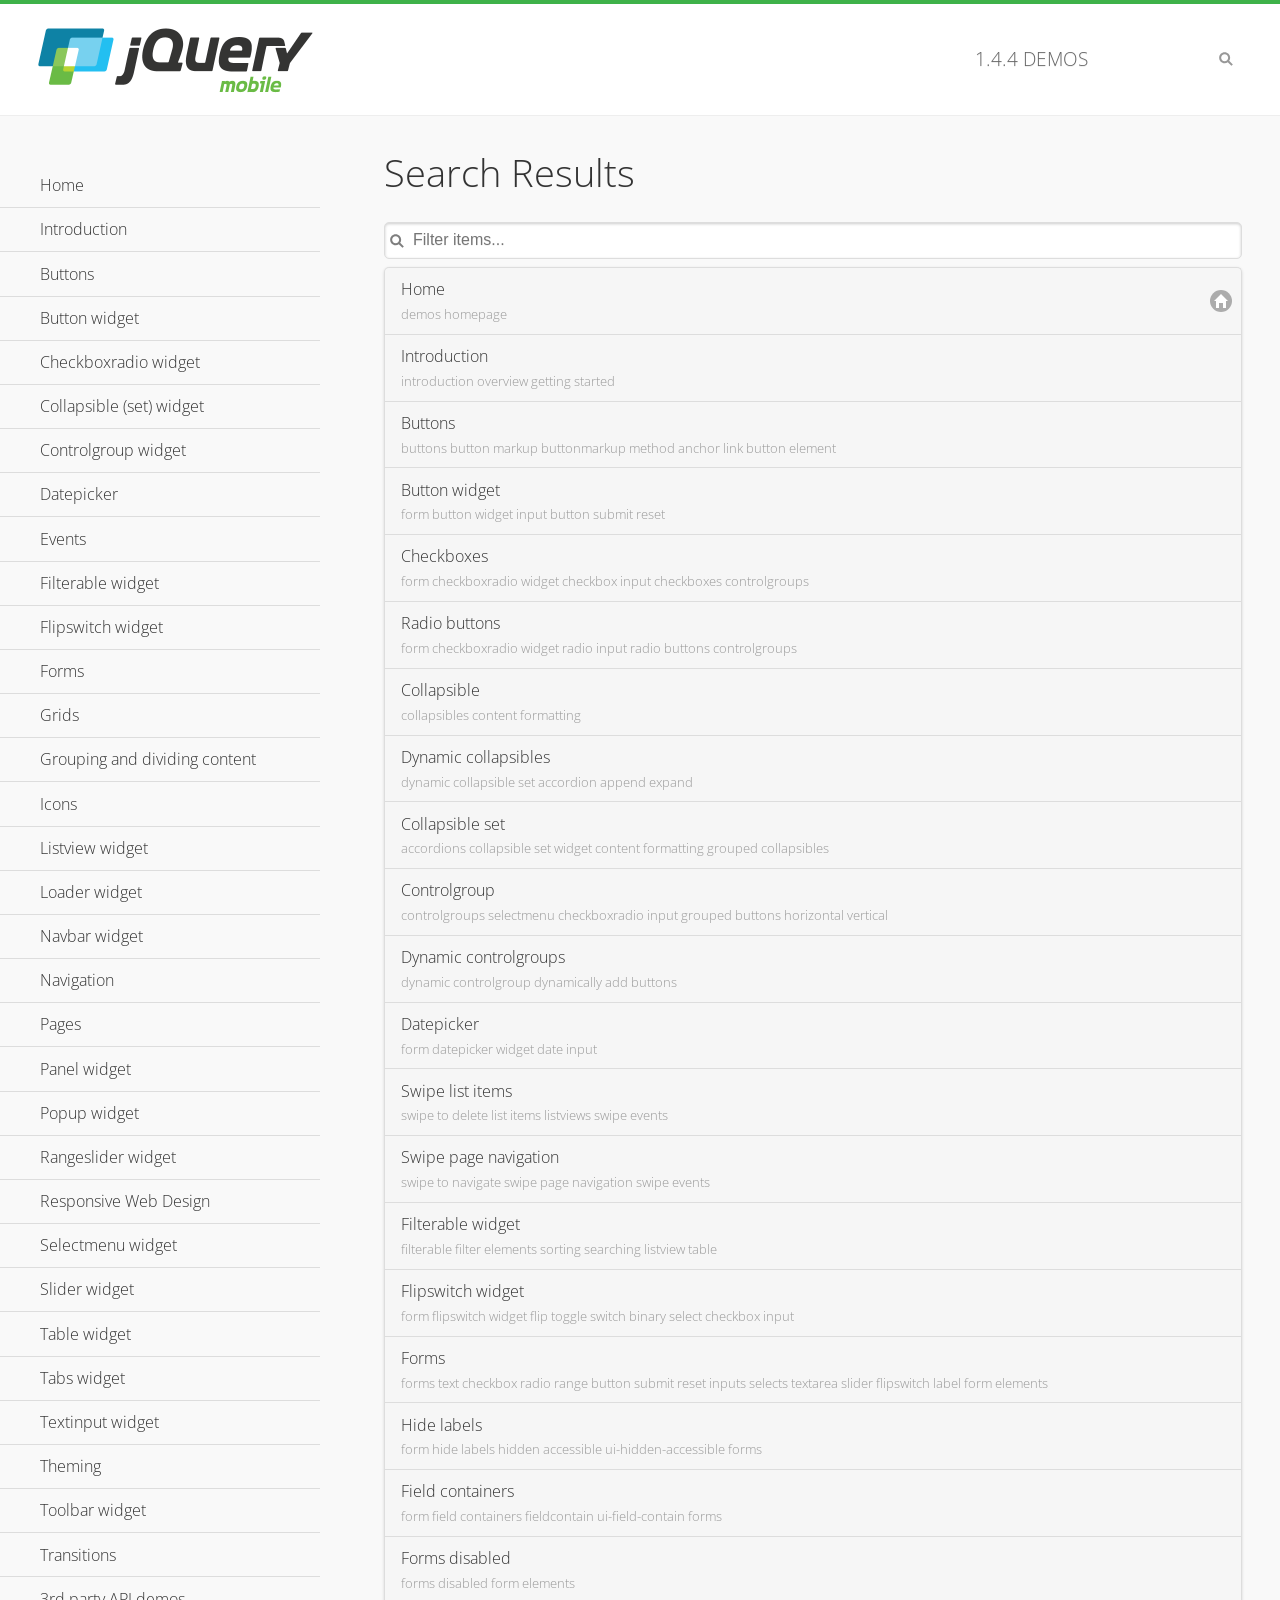
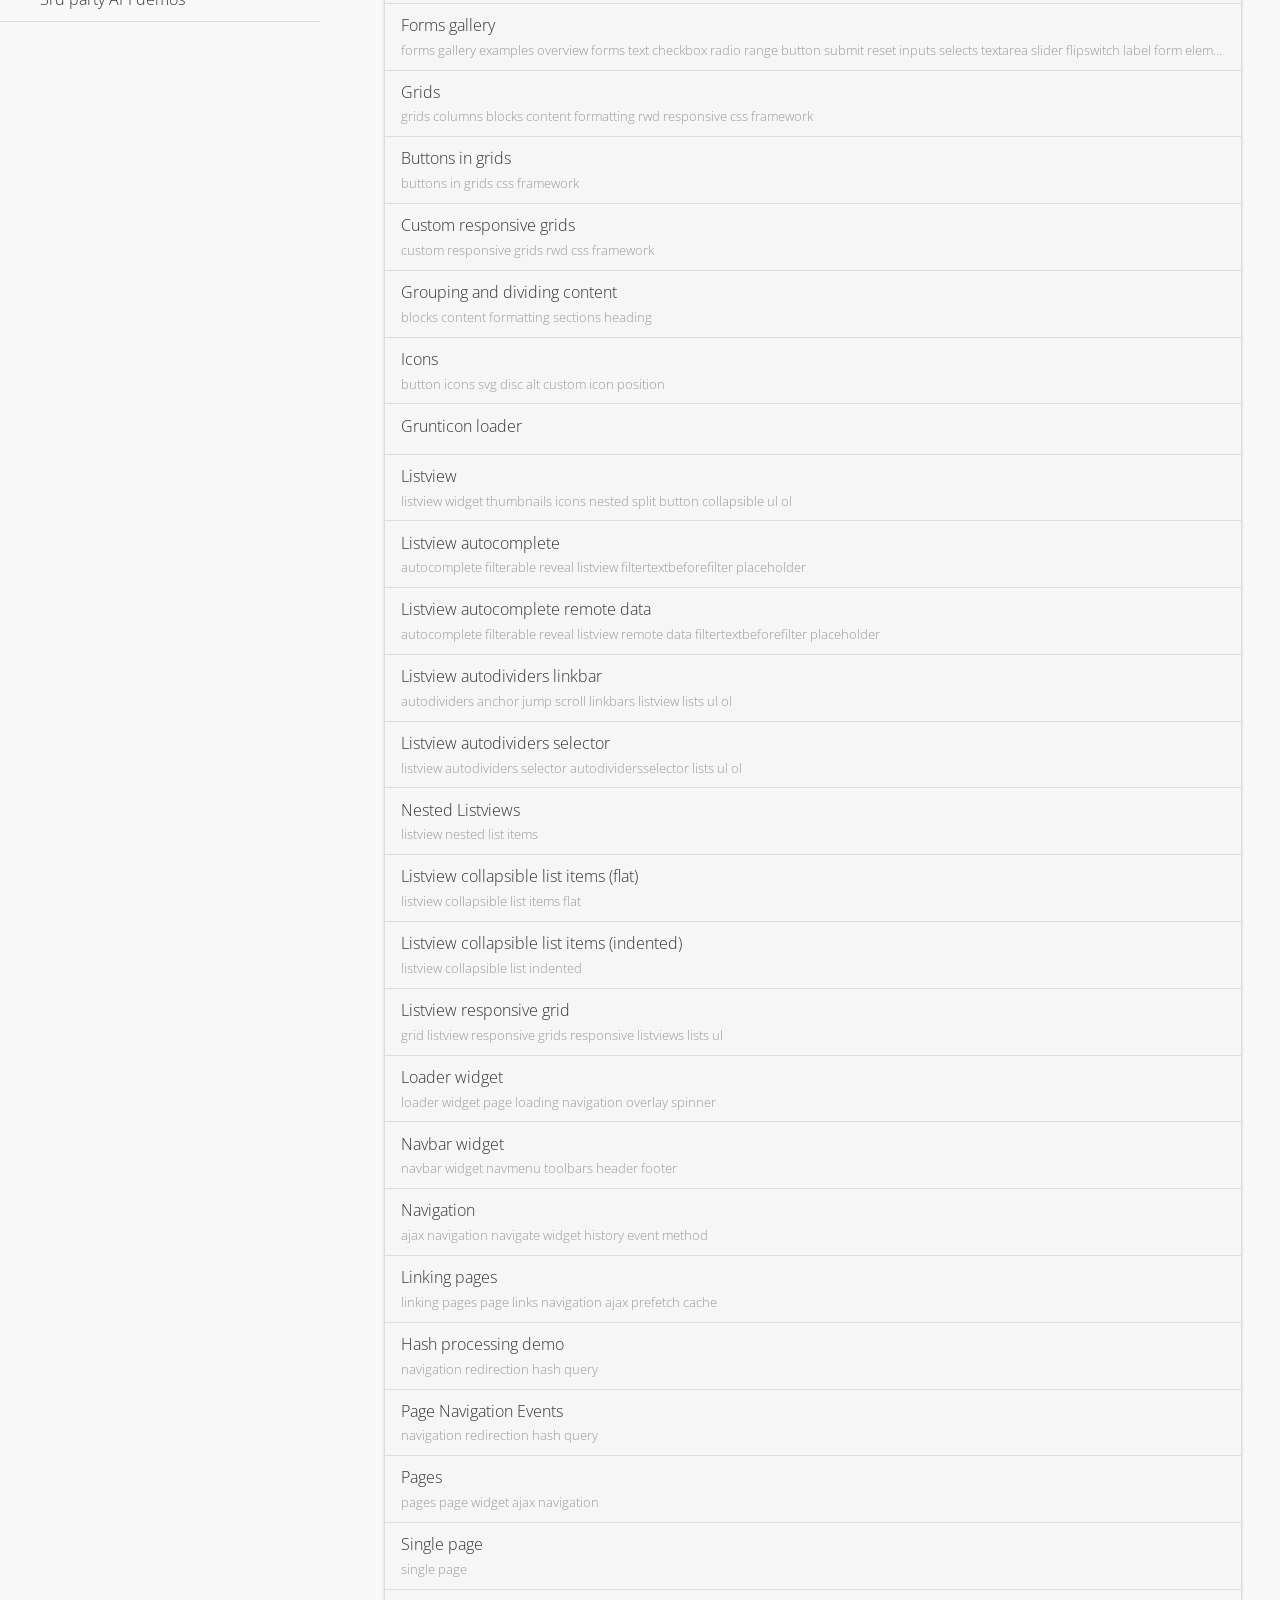
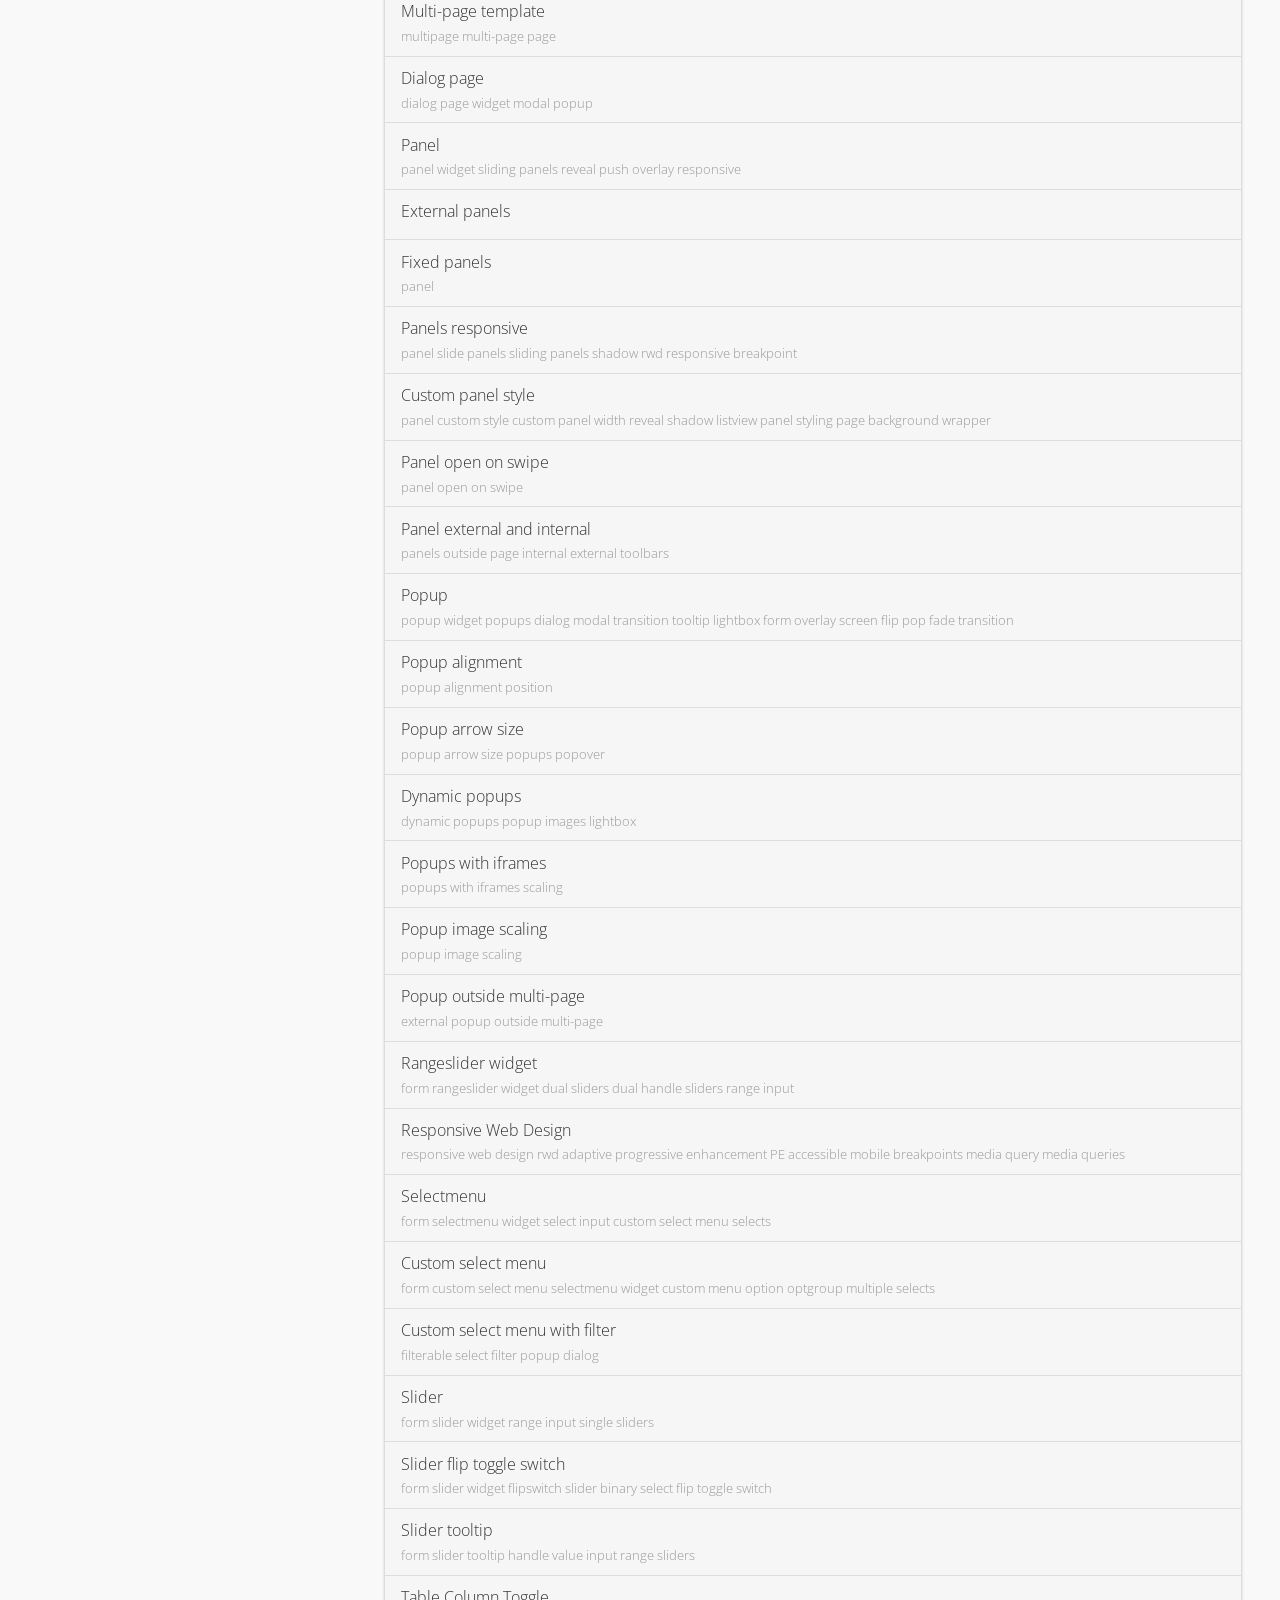
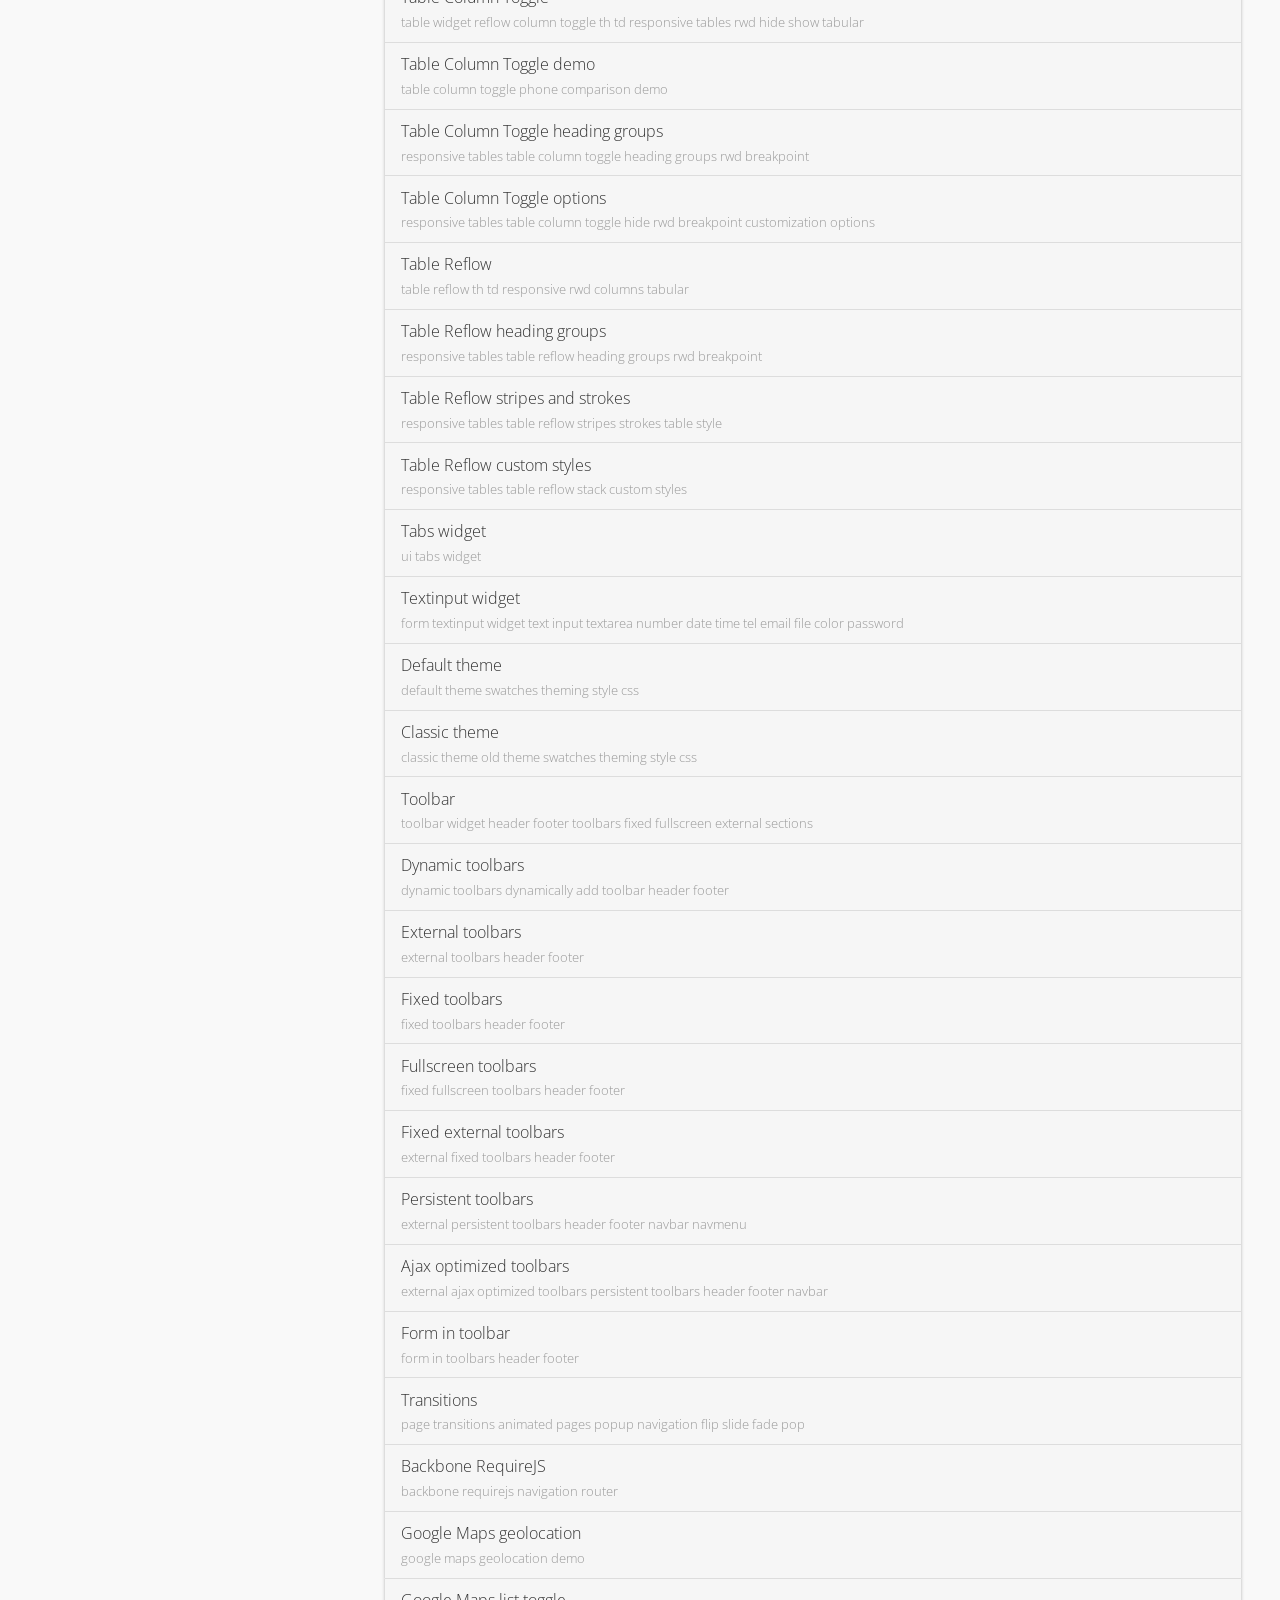
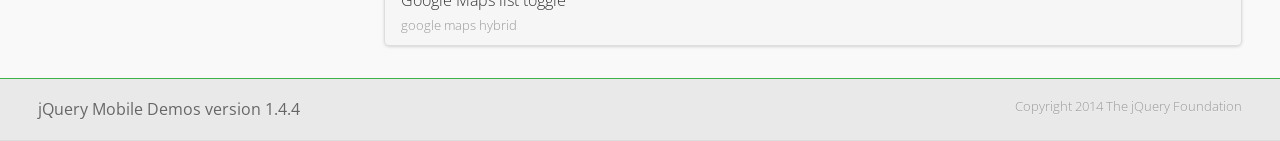
<file: meetingPhone/jquery.mobile-1.4.4/jquery.mobile-1.4.4/demos/_search/index.html>
<!DOCTYPE html>
<html>
<head>
	<meta charset="utf-8">
	<meta name="viewport" content="width=device-width, initial-scale=1">
	<title>jQuery Mobile Demos</title>
	<link rel="stylesheet" href="../css/themes/default/jquery.mobile-1.4.4.min.css">
	<link rel="stylesheet" href="../_assets/css/jqm-demos.css">
	<link rel="shortcut icon" href="../_assets/favicon.ico">
    <link rel="stylesheet" href="http://fonts.googleapis.com/css?family=Open+Sans:300,400,700">
	<script src="../js/jquery.js"></script>
	<script src="../_assets/js/index.js"></script>
	<script src="../js/jquery.mobile-1.4.4.min.js"></script>

</head>
<body>
<div data-role="page" class="jqm-demos jqm-demos-index jqm-demos-search-results">

	<div data-role="header" class="jqm-header">
		<h2><a href="../" title="jQuery Mobile Demos home"><img src="../_assets/img/jquery-logo.png" alt="jQuery Mobile"></a></h2>
		<p><span class="jqm-version"></span> Demos</p>
		<a href="#" class="jqm-navmenu-link ui-btn ui-btn-icon-notext ui-corner-all ui-icon-bars ui-nodisc-icon ui-alt-icon ui-btn-left">Menu</a>
		<a href="#" class="jqm-search-link ui-btn ui-btn-icon-notext ui-corner-all ui-icon-search ui-nodisc-icon ui-alt-icon ui-btn-right">Search</a>
	</div><!-- /header -->

	<div role="main" class="ui-content jqm-content">

		<h1>Search Results</h1>

        <div class="jqm-search-results-wrap">
	        <ul class="jqm-list jqm-search-results-list">
<li data-filtertext="demos homepage" data-icon="home"><a href=".././">Home</a></li>
<li data-filtertext="introduction overview getting started"><a href="../intro/" data-ajax="false">Introduction</a></li>
<li data-filtertext="buttons button markup buttonmarkup method anchor link button element"><a href="../button-markup/" data-ajax="false">Buttons</a></li>
<li data-filtertext="form button widget input button submit reset"><a href="../button/" data-ajax="false">Button widget</a></li>
<li data-role="collapsible" data-enhanced="true" data-collapsed-icon="carat-d" data-expanded-icon="carat-u" data-iconpos="right" data-inset="false" class="ui-collapsible ui-collapsible-themed-content ui-collapsible-collapsed">
	<h3 class="ui-collapsible-heading ui-collapsible-heading-collapsed">
		<a href="#" class="ui-collapsible-heading-toggle ui-btn ui-btn-icon-right ui-btn-inherit ui-icon-carat-d">
		    Checkboxradio widget<span class="ui-collapsible-heading-status"> click to expand contents</span>
		</a>
	</h3>
	<div class="ui-collapsible-content ui-body-inherit ui-collapsible-content-collapsed" aria-hidden="true">
		<ul>
			<li data-filtertext="form checkboxradio widget checkbox input checkboxes controlgroups"><a href="../checkboxradio-checkbox/" data-ajax="false">Checkboxes</a></li>
			<li data-filtertext="form checkboxradio widget radio input radio buttons controlgroups"><a href="../checkboxradio-radio/" data-ajax="false">Radio buttons</a></li>
		</ul>
	</div>
</li>
<li data-role="collapsible" data-enhanced="true" data-collapsed-icon="carat-d" data-expanded-icon="carat-u" data-iconpos="right" data-inset="false" class="ui-collapsible ui-collapsible-themed-content ui-collapsible-collapsed">
	<h3 class="ui-collapsible-heading ui-collapsible-heading-collapsed">
		<a href="#" class="ui-collapsible-heading-toggle ui-btn ui-btn-icon-right ui-btn-inherit ui-icon-carat-d">
			Collapsible (set) widget<span class="ui-collapsible-heading-status"> click to expand contents</span>
		</a>
	</h3>
	<div class="ui-collapsible-content ui-body-inherit ui-collapsible-content-collapsed" aria-hidden="true">
		<ul>
			<li data-filtertext="collapsibles content formatting"><a href="../collapsible/" data-ajax="false">Collapsible</a></li>
			<li data-filtertext="dynamic collapsible set accordion append expand"><a href="../collapsible-dynamic/" data-ajax="false">Dynamic collapsibles</a></li>
			<li data-filtertext="accordions collapsible set widget content formatting grouped collapsibles"><a href="../collapsibleset/" data-ajax="false">Collapsible set</a></li>
		</ul>
	</div>
</li>
<li data-role="collapsible" data-enhanced="true" data-collapsed-icon="carat-d" data-expanded-icon="carat-u" data-iconpos="right" data-inset="false" class="ui-collapsible ui-collapsible-themed-content ui-collapsible-collapsed">
	<h3 class="ui-collapsible-heading ui-collapsible-heading-collapsed">
		<a href="#" class="ui-collapsible-heading-toggle ui-btn ui-btn-icon-right ui-btn-inherit ui-icon-carat-d">
			Controlgroup widget<span class="ui-collapsible-heading-status"> click to expand contents</span>
		</a>
	</h3>
	<div class="ui-collapsible-content ui-body-inherit ui-collapsible-content-collapsed" aria-hidden="true">
		<ul>
			<li data-filtertext="controlgroups selectmenu checkboxradio input grouped buttons horizontal vertical"><a href="../controlgroup/" data-ajax="false">Controlgroup</a></li>
			<li data-filtertext="dynamic controlgroup dynamically add buttons"><a href="../controlgroup-dynamic/" data-ajax="false">Dynamic controlgroups</a></li>
		</ul>
	</div>
</li>
<li data-filtertext="form datepicker widget date input"><a href="../datepicker/" data-ajax="false">Datepicker</a></li>
<li data-role="collapsible" data-enhanced="true" data-collapsed-icon="carat-d" data-expanded-icon="carat-u" data-iconpos="right" data-inset="false" class="ui-collapsible ui-collapsible-themed-content ui-collapsible-collapsed">
	<h3 class="ui-collapsible-heading ui-collapsible-heading-collapsed">
		<a href="#" class="ui-collapsible-heading-toggle ui-btn ui-btn-icon-right ui-btn-inherit ui-icon-carat-d">
			Events<span class="ui-collapsible-heading-status"> click to expand contents</span>
		</a>
	</h3>
	<div class="ui-collapsible-content ui-body-inherit ui-collapsible-content-collapsed" aria-hidden="true">
		<ul>
			<li data-filtertext="swipe to delete list items listviews swipe events"><a href="../swipe-list/" data-ajax="false">Swipe list items</a></li>
			<li data-filtertext="swipe to navigate swipe page navigation swipe events"><a href="../swipe-page/" data-ajax="false">Swipe page navigation</a></li>
		</ul>
	</div>
</li>
<li data-filtertext="filterable filter elements sorting searching listview table"><a href="../filterable/" data-ajax="false">Filterable widget</a></li>
<li data-filtertext="form flipswitch widget flip toggle switch binary select checkbox input"><a href="../flipswitch/" data-ajax="false">Flipswitch widget</a></li>
<li data-role="collapsible" data-enhanced="true" data-collapsed-icon="carat-d" data-expanded-icon="carat-u" data-iconpos="right" data-inset="false" class="ui-collapsible ui-collapsible-themed-content ui-collapsible-collapsed">
	<h3 class="ui-collapsible-heading ui-collapsible-heading-collapsed">
		<a href="#" class="ui-collapsible-heading-toggle ui-btn ui-btn-icon-right ui-btn-inherit ui-icon-carat-d">
			Forms<span class="ui-collapsible-heading-status"> click to expand contents</span>
		</a>
	</h3>
	<div class="ui-collapsible-content ui-body-inherit ui-collapsible-content-collapsed" aria-hidden="true">
		<ul>
			<li data-filtertext="forms text checkbox radio range button submit reset inputs selects textarea slider flipswitch label form elements"><a href="../forms/" data-ajax="false">Forms</a></li>
			<li data-filtertext="form hide labels hidden accessible ui-hidden-accessible forms"><a href="../forms-label-hidden-accessible/" data-ajax="false">Hide labels</a></li>
			<li data-filtertext="form field containers fieldcontain ui-field-contain forms"><a href="../forms-field-contain/" data-ajax="false">Field containers</a></li>
			<li data-filtertext="forms disabled form elements"><a href="../forms-disabled/" data-ajax="false">Forms disabled</a></li>
			<li data-filtertext="forms gallery examples overview forms text checkbox radio range button submit reset inputs selects textarea slider flipswitch label form elements"><a href="../forms-gallery/" data-ajax="false">Forms gallery</a></li>
		</ul>
	</div>
</li>
<li data-role="collapsible" data-enhanced="true" data-collapsed-icon="carat-d" data-expanded-icon="carat-u" data-iconpos="right" data-inset="false" class="ui-collapsible ui-collapsible-themed-content ui-collapsible-collapsed">
	<h3 class="ui-collapsible-heading ui-collapsible-heading-collapsed">
		<a href="#" class="ui-collapsible-heading-toggle ui-btn ui-btn-icon-right ui-btn-inherit ui-icon-carat-d">
			Grids<span class="ui-collapsible-heading-status"> click to expand contents</span>
		</a>
	</h3>
	<div class="ui-collapsible-content ui-body-inherit ui-collapsible-content-collapsed" aria-hidden="true">
		<ul>
			<li data-filtertext="grids columns blocks content formatting rwd responsive css framework"><a href="../grids/" data-ajax="false">Grids</a></li>
			<li data-filtertext="buttons in grids css framework"><a href="../grids-buttons/" data-ajax="false">Buttons in grids</a></li>
			<li data-filtertext="custom responsive grids rwd css framework"><a href="../grids-custom-responsive/" data-ajax="false">Custom responsive grids</a></li>
		</ul>
	</div>
</li>
<li data-filtertext="blocks content formatting sections heading"><a href="../body-bar-classes/" data-ajax="false">Grouping and dividing content</a></li>
<li data-role="collapsible" data-enhanced="true" data-collapsed-icon="carat-d" data-expanded-icon="carat-u" data-iconpos="right" data-inset="false" class="ui-collapsible ui-collapsible-themed-content ui-collapsible-collapsed">
	<h3 class="ui-collapsible-heading ui-collapsible-heading-collapsed">
		<a href="#" class="ui-collapsible-heading-toggle ui-btn ui-btn-icon-right ui-btn-inherit ui-icon-carat-d">
			Icons<span class="ui-collapsible-heading-status"> click to expand contents</span>
		</a>
	</h3>
	<div class="ui-collapsible-content ui-body-inherit ui-collapsible-content-collapsed" aria-hidden="true">
		<ul>
			<li data-filtertext="button icons svg disc alt custom icon position"><a href="../icons/" data-ajax="false">Icons</a></li>
			<li data-filtertext=""><a href="../icons-grunticon/" data-ajax="false">Grunticon loader</a></li>
		</ul>
	</div>
</li>
<li data-role="collapsible" data-enhanced="true" data-collapsed-icon="carat-d" data-expanded-icon="carat-u" data-iconpos="right" data-inset="false" class="ui-collapsible ui-collapsible-themed-content ui-collapsible-collapsed">
	<h3 class="ui-collapsible-heading ui-collapsible-heading-collapsed">
		<a href="#" class="ui-collapsible-heading-toggle ui-btn ui-btn-icon-right ui-btn-inherit ui-icon-carat-d">
			Listview widget<span class="ui-collapsible-heading-status"> click to expand contents</span>
		</a>
	</h3>
	<div class="ui-collapsible-content ui-body-inherit ui-collapsible-content-collapsed" aria-hidden="true">
		<ul>
			<li data-filtertext="listview widget thumbnails icons nested split button collapsible ul ol"><a href="../listview/" data-ajax="false">Listview</a></li>
			<li data-filtertext="autocomplete filterable reveal listview filtertextbeforefilter placeholder"><a href="../listview-autocomplete/" data-ajax="false">Listview autocomplete</a></li>
			<li data-filtertext="autocomplete filterable reveal listview remote data filtertextbeforefilter placeholder"><a href="../listview-autocomplete-remote/" data-ajax="false">Listview autocomplete remote data</a></li>
			<li data-filtertext="autodividers anchor jump scroll linkbars listview lists ul ol"><a href="../listview-autodividers-linkbar/" data-ajax="false">Listview autodividers linkbar</a></li>
			<li data-filtertext="listview autodividers selector autodividersselector lists ul ol"><a href="../listview-autodividers-selector/" data-ajax="false">Listview autodividers selector</a></li>
			<li data-filtertext="listview nested list items"><a href="../listview-nested-lists/" data-ajax="false">Nested Listviews</a></li>
			<li data-filtertext="listview collapsible list items flat"><a href="../listview-collapsible-item-flat/" data-ajax="false">Listview collapsible list items (flat)</a></li>
			<li data-filtertext="listview collapsible list indented"><a href="../listview-collapsible-item-indented/" data-ajax="false">Listview collapsible list items (indented)</a></li>
			<li data-filtertext="grid listview responsive grids responsive listviews lists ul"><a href="../listview-grid/" data-ajax="false">Listview responsive grid</a></li>
		</ul>
	</div>
</li>
<li data-filtertext="loader widget page loading navigation overlay spinner"><a href="../loader/" data-ajax="false">Loader widget</a></li>
<li data-filtertext="navbar widget navmenu toolbars header footer"><a href="../navbar/" data-ajax="false">Navbar widget</a></li>
<li data-role="collapsible" data-enhanced="true" data-collapsed-icon="carat-d" data-expanded-icon="carat-u" data-iconpos="right" data-inset="false" class="ui-collapsible ui-collapsible-themed-content ui-collapsible-collapsed">
	<h3 class="ui-collapsible-heading ui-collapsible-heading-collapsed">
		<a href="#" class="ui-collapsible-heading-toggle ui-btn ui-btn-icon-right ui-btn-inherit ui-icon-carat-d">
			Navigation<span class="ui-collapsible-heading-status"> click to expand contents</span>
		</a>
	</h3>
	<div class="ui-collapsible-content ui-body-inherit ui-collapsible-content-collapsed" aria-hidden="true">
		<ul>
			<li data-filtertext="ajax navigation navigate widget history event method"><a href="../navigation/" data-ajax="false">Navigation</a></li>
			<li data-filtertext="linking pages page links navigation ajax prefetch cache"><a href="../navigation-linking-pages/" data-ajax="false">Linking pages</a></li>
			<!-- <li data-filtertext="php redirect server redirection server-side navigation"><a href="../navigation-php-redirect/" data-ajax="false">PHP redirect demo</a></li>-->
			<li data-filtertext="navigation redirection hash query"><a href="../navigation-hash-processing/" data-ajax="false">Hash processing demo</a></li>
			<li data-filtertext="navigation redirection hash query"><a href="../page-events/" data-ajax="false">Page Navigation Events</a></li>
		</ul>
	</div>
</li>
<li data-role="collapsible" data-enhanced="true" data-collapsed-icon="carat-d" data-expanded-icon="carat-u" data-iconpos="right" data-inset="false" class="ui-collapsible ui-collapsible-themed-content ui-collapsible-collapsed">
	<h3 class="ui-collapsible-heading ui-collapsible-heading-collapsed">
		<a href="#" class="ui-collapsible-heading-toggle ui-btn ui-btn-icon-right ui-btn-inherit ui-icon-carat-d">
			Pages<span class="ui-collapsible-heading-status"> click to expand contents</span>
		</a>
	</h3>
	<div class="ui-collapsible-content ui-body-inherit ui-collapsible-content-collapsed" aria-hidden="true">
		<ul>
			<li data-filtertext="pages page widget ajax navigation"><a href="../pages/" data-ajax="false">Pages</a></li>
			<li data-filtertext="single page"><a href="../pages-single-page/" data-ajax="false">Single page</a></li>
			<li data-filtertext="multipage multi-page page"><a href="../pages-multi-page/" data-ajax="false">Multi-page template</a></li>
			<li data-filtertext="dialog page widget modal popup"><a href="../pages-dialog/" data-ajax="false">Dialog page</a></li>
		</ul>
	</div>
</li>
<li data-role="collapsible" data-enhanced="true" data-collapsed-icon="carat-d" data-expanded-icon="carat-u" data-iconpos="right" data-inset="false" class="ui-collapsible ui-collapsible-themed-content ui-collapsible-collapsed">
	<h3 class="ui-collapsible-heading ui-collapsible-heading-collapsed">
		<a href="#" class="ui-collapsible-heading-toggle ui-btn ui-btn-icon-right ui-btn-inherit ui-icon-carat-d">
			Panel widget<span class="ui-collapsible-heading-status"> click to expand contents</span>
		</a>
	</h3>
	<div class="ui-collapsible-content ui-body-inherit ui-collapsible-content-collapsed" aria-hidden="true">
		<ul>
			<li data-filtertext="panel widget sliding panels reveal push overlay responsive"><a href="../panel/" data-ajax="false">Panel</a></li>
			<li data-filtertext=""><a href="../panel-external/" data-ajax="false">External panels</a></li>
			<li data-filtertext="panel "><a href="../panel-fixed/" data-ajax="false">Fixed panels</a></li>
			<li data-filtertext="panel slide panels sliding panels shadow rwd responsive breakpoint"><a href="../panel-responsive/" data-ajax="false">Panels responsive</a></li>
			<li data-filtertext="panel custom style custom panel width reveal shadow listview panel styling page background wrapper"><a href="../panel-styling/" data-ajax="false">Custom panel style</a></li>
			<li data-filtertext="panel open on swipe"><a href="../panel-swipe-open/" data-ajax="false">Panel open on swipe</a></li>
			<li data-filtertext="panels outside page internal external toolbars"><a href="../panel-external-internal/" data-ajax="false">Panel external and internal</a></li>
		</ul>
	</div>
</li>
<li data-role="collapsible" data-enhanced="true" data-collapsed-icon="carat-d" data-expanded-icon="carat-u" data-iconpos="right" data-inset="false" class="ui-collapsible ui-collapsible-themed-content ui-collapsible-collapsed">
	<h3 class="ui-collapsible-heading ui-collapsible-heading-collapsed">
		<a href="#" class="ui-collapsible-heading-toggle ui-btn ui-btn-icon-right ui-btn-inherit ui-icon-carat-d">
			Popup widget<span class="ui-collapsible-heading-status"> click to expand contents</span>
		</a>
	</h3>
	<div class="ui-collapsible-content ui-body-inherit ui-collapsible-content-collapsed" aria-hidden="true">
		<ul>
			<li data-filtertext="popup widget popups dialog modal transition tooltip lightbox form overlay screen flip pop fade transition"><a href="../popup/" data-ajax="false">Popup</a></li>
			<li data-filtertext="popup alignment position"><a href="../popup-alignment/" data-ajax="false">Popup alignment</a></li>
			<li data-filtertext="popup arrow size popups popover"><a href="../popup-arrow-size/" data-ajax="false">Popup arrow size</a></li>
			<li data-filtertext="dynamic popups popup images lightbox"><a href="../popup-dynamic/" data-ajax="false">Dynamic popups</a></li>
			<li data-filtertext="popups with iframes scaling"><a href="../popup-iframe/" data-ajax="false">Popups with iframes</a></li>
			<li data-filtertext="popup image scaling"><a href="../popup-image-scaling/" data-ajax="false">Popup image scaling</a></li>
			<li data-filtertext="external popup outside multi-page"><a href="../popup-outside-multipage/" data-ajax="false">Popup outside multi-page</a></li>
		</ul>
	</div>
</li>
<li data-filtertext="form rangeslider widget dual sliders dual handle sliders range input"><a href="../rangeslider/" data-ajax="false">Rangeslider widget</a></li>
<li data-filtertext="responsive web design rwd adaptive progressive enhancement PE accessible mobile breakpoints media query media queries"><a href="../rwd/" data-ajax="false">Responsive Web Design</a></li>
<li data-role="collapsible" data-enhanced="true" data-collapsed-icon="carat-d" data-expanded-icon="carat-u" data-iconpos="right" data-inset="false" class="ui-collapsible ui-collapsible-themed-content ui-collapsible-collapsed">
	<h3 class="ui-collapsible-heading ui-collapsible-heading-collapsed">
		<a href="#" class="ui-collapsible-heading-toggle ui-btn ui-btn-icon-right ui-btn-inherit ui-icon-carat-d">
			Selectmenu widget<span class="ui-collapsible-heading-status"> click to expand contents</span>
		</a>
	</h3>
	<div class="ui-collapsible-content ui-body-inherit ui-collapsible-content-collapsed" aria-hidden="true">
		<ul>
			<li data-filtertext="form selectmenu widget select input custom select menu selects"><a href="../selectmenu/" data-ajax="false">Selectmenu</a></li>
			<li data-filtertext="form custom select menu selectmenu widget custom menu option optgroup multiple selects"><a href="../selectmenu-custom/" data-ajax="false">Custom select menu</a></li>
			<li data-filtertext="filterable select filter popup dialog"><a href="../selectmenu-custom-filter/" data-ajax="false">Custom select menu with filter</a></li>
		</ul>
	</div>
</li>
<li data-role="collapsible" data-enhanced="true" data-collapsed-icon="carat-d" data-expanded-icon="carat-u" data-iconpos="right" data-inset="false" class="ui-collapsible ui-collapsible-themed-content ui-collapsible-collapsed">
	<h3 class="ui-collapsible-heading ui-collapsible-heading-collapsed">
		<a href="#" class="ui-collapsible-heading-toggle ui-btn ui-btn-icon-right ui-btn-inherit ui-icon-carat-d">
			Slider widget<span class="ui-collapsible-heading-status"> click to expand contents</span>
		</a>
	</h3>
	<div class="ui-collapsible-content ui-body-inherit ui-collapsible-content-collapsed" aria-hidden="true">
		<ul>
			<li data-filtertext="form slider widget range input single sliders"><a href="../slider/" data-ajax="false">Slider</a></li>
			<li data-filtertext="form slider widget flipswitch slider binary select flip toggle switch"><a href="../slider-flipswitch/" data-ajax="false">Slider flip toggle switch</a></li>
			<li data-filtertext="form slider tooltip handle value input range sliders"><a href="../slider-tooltip/" data-ajax="false">Slider tooltip</a></li>
		</ul>
	</div>
</li>
<li data-role="collapsible" data-enhanced="true" data-collapsed-icon="carat-d" data-expanded-icon="carat-u" data-iconpos="right" data-inset="false" class="ui-collapsible ui-collapsible-themed-content ui-collapsible-collapsed">
	<h3 class="ui-collapsible-heading ui-collapsible-heading-collapsed">
		<a href="#" class="ui-collapsible-heading-toggle ui-btn ui-btn-icon-right ui-btn-inherit ui-icon-carat-d">
			Table widget<span class="ui-collapsible-heading-status"> click to expand contents</span>
		</a>
	</h3>
	<div class="ui-collapsible-content ui-body-inherit ui-collapsible-content-collapsed" aria-hidden="true">
		<ul>
			<li data-filtertext="table widget reflow column toggle th td responsive tables rwd hide show tabular"><a href="../table-column-toggle/" data-ajax="false">Table Column Toggle</a></li>
			<li data-filtertext="table column toggle phone comparison demo"><a href="../table-column-toggle-example/" data-ajax="false">Table Column Toggle demo</a></li>
			<li data-filtertext="responsive tables table column toggle heading groups rwd breakpoint"><a href="../table-column-toggle-heading-groups/" data-ajax="false">Table Column Toggle heading groups</a></li>
			<li data-filtertext="responsive tables table column toggle hide rwd breakpoint customization options"><a href="../table-column-toggle-options/" data-ajax="false">Table Column Toggle options</a></li>
			<li data-filtertext="table reflow th td responsive rwd columns tabular"><a href="../table-reflow/" data-ajax="false">Table Reflow</a></li>
			<li data-filtertext="responsive tables table reflow heading groups rwd breakpoint"><a href="../table-reflow-heading-groups/" data-ajax="false">Table Reflow heading groups</a></li>
			<li data-filtertext="responsive tables table reflow stripes strokes table style"><a href="../table-reflow-stripes-strokes/" data-ajax="false">Table Reflow stripes and strokes</a></li>
			<li data-filtertext="responsive tables table reflow stack custom styles"><a href="../table-reflow-styling/" data-ajax="false">Table Reflow custom styles</a></li>
		</ul>
	</div>
</li>
<li data-filtertext="ui tabs widget"><a href="../tabs/" data-ajax="false">Tabs widget</a></li>
<li data-filtertext="form textinput widget text input textarea number date time tel email file color password"><a href="../textinput/" data-ajax="false">Textinput widget</a></li>
<li data-role="collapsible" data-enhanced="true" data-collapsed-icon="carat-d" data-expanded-icon="carat-u" data-iconpos="right" data-inset="false" class="ui-collapsible ui-collapsible-themed-content ui-collapsible-collapsed">
	<h3 class="ui-collapsible-heading ui-collapsible-heading-collapsed">
		<a href="#" class="ui-collapsible-heading-toggle ui-btn ui-btn-icon-right ui-btn-inherit ui-icon-carat-d">
			Theming<span class="ui-collapsible-heading-status"> click to expand contents</span>
		</a>
	</h3>
	<div class="ui-collapsible-content ui-body-inherit ui-collapsible-content-collapsed" aria-hidden="true">
		<ul>
			<li data-filtertext="default theme swatches theming style css"><a href="../theme-default/" data-ajax="false">Default theme</a></li>
			<li data-filtertext="classic theme old theme swatches theming style css"><a href="../theme-classic/" data-ajax="false">Classic theme</a></li>
		</ul>
	</div>
</li>
<li data-role="collapsible" data-enhanced="true" data-collapsed-icon="carat-d" data-expanded-icon="carat-u" data-iconpos="right" data-inset="false" class="ui-collapsible ui-collapsible-themed-content ui-collapsible-collapsed">
	<h3 class="ui-collapsible-heading ui-collapsible-heading-collapsed">
		<a href="#" class="ui-collapsible-heading-toggle ui-btn ui-btn-icon-right ui-btn-inherit ui-icon-carat-d">
			Toolbar widget<span class="ui-collapsible-heading-status"> click to expand contents</span>
		</a>
	</h3>
	<div class="ui-collapsible-content ui-body-inherit ui-collapsible-content-collapsed" aria-hidden="true">
		<ul>
			<li data-filtertext="toolbar widget header footer toolbars fixed fullscreen external sections"><a href="../toolbar/" data-ajax="false">Toolbar</a></li>
			<li data-filtertext="dynamic toolbars dynamically add toolbar header footer"><a href="../toolbar-dynamic/" data-ajax="false">Dynamic toolbars</a></li>
			<li data-filtertext="external toolbars header footer"><a href="../toolbar-external/" data-ajax="false">External toolbars</a></li>
			<li data-filtertext="fixed toolbars header footer"><a href="../toolbar-fixed/" data-ajax="false">Fixed toolbars</a></li>
			<li data-filtertext="fixed fullscreen toolbars header footer"><a href="../toolbar-fixed-fullscreen/" data-ajax="false">Fullscreen toolbars</a></li>
			<li data-filtertext="external fixed toolbars header footer"><a href="../toolbar-fixed-external/" data-ajax="false">Fixed external toolbars</a></li>
			<li data-filtertext="external persistent toolbars header footer navbar navmenu"><a href="../toolbar-fixed-persistent/" data-ajax="false">Persistent toolbars</a></li>
			<li data-filtertext="external ajax optimized toolbars persistent toolbars header footer navbar"><a href="../toolbar-fixed-persistent-optimized/" data-ajax="false">Ajax optimized toolbars</a></li>
			<li data-filtertext="form in toolbars header footer"><a href="../toolbar-fixed-forms/" data-ajax="false">Form in toolbar</a></li>
		</ul>
	</div>
</li>
<li data-filtertext="page transitions animated pages popup navigation flip slide fade pop"><a href="../transitions/" data-ajax="false">Transitions</a></li>
<li data-role="collapsible" data-enhanced="true" data-collapsed-icon="carat-d" data-expanded-icon="carat-u" data-iconpos="right" data-inset="false" class="ui-collapsible ui-collapsible-themed-content ui-collapsible-collapsed">
	<h3 class="ui-collapsible-heading ui-collapsible-heading-collapsed">
		<a href="#" class="ui-collapsible-heading-toggle ui-btn ui-btn-icon-right ui-btn-inherit ui-icon-carat-d">
			3rd party API demos<span class="ui-collapsible-heading-status"> click to expand contents</span>
		</a>
	</h3>
	<div class="ui-collapsible-content ui-body-inherit ui-collapsible-content-collapsed" aria-hidden="true">
		<ul>
			<li data-filtertext="backbone requirejs navigation router"><a href="../backbone-requirejs/" data-ajax="false">Backbone RequireJS</a></li>
			<li data-filtertext="google maps geolocation demo"><a href="../map-geolocation/" data-ajax="false">Google Maps geolocation</a></li>
			<li data-filtertext="google maps hybrid"><a href="../map-list-toggle/" data-ajax="false">Google Maps list toggle</a></li>
		</ul>
	</div>
</li>



	        </ul>
	    </div>

	</div><!-- /content -->
	    <div data-role="panel" class="jqm-navmenu-panel" data-position="left" data-display="overlay" data-theme="a">
	    	<ul class="jqm-list ui-alt-icon ui-nodisc-icon">
<li data-filtertext="demos homepage" data-icon="home"><a href=".././">Home</a></li>
<li data-filtertext="introduction overview getting started"><a href="../intro/" data-ajax="false">Introduction</a></li>
<li data-filtertext="buttons button markup buttonmarkup method anchor link button element"><a href="../button-markup/" data-ajax="false">Buttons</a></li>
<li data-filtertext="form button widget input button submit reset"><a href="../button/" data-ajax="false">Button widget</a></li>
<li data-role="collapsible" data-enhanced="true" data-collapsed-icon="carat-d" data-expanded-icon="carat-u" data-iconpos="right" data-inset="false" class="ui-collapsible ui-collapsible-themed-content ui-collapsible-collapsed">
	<h3 class="ui-collapsible-heading ui-collapsible-heading-collapsed">
		<a href="#" class="ui-collapsible-heading-toggle ui-btn ui-btn-icon-right ui-btn-inherit ui-icon-carat-d">
		    Checkboxradio widget<span class="ui-collapsible-heading-status"> click to expand contents</span>
		</a>
	</h3>
	<div class="ui-collapsible-content ui-body-inherit ui-collapsible-content-collapsed" aria-hidden="true">
		<ul>
			<li data-filtertext="form checkboxradio widget checkbox input checkboxes controlgroups"><a href="../checkboxradio-checkbox/" data-ajax="false">Checkboxes</a></li>
			<li data-filtertext="form checkboxradio widget radio input radio buttons controlgroups"><a href="../checkboxradio-radio/" data-ajax="false">Radio buttons</a></li>
		</ul>
	</div>
</li>
<li data-role="collapsible" data-enhanced="true" data-collapsed-icon="carat-d" data-expanded-icon="carat-u" data-iconpos="right" data-inset="false" class="ui-collapsible ui-collapsible-themed-content ui-collapsible-collapsed">
	<h3 class="ui-collapsible-heading ui-collapsible-heading-collapsed">
		<a href="#" class="ui-collapsible-heading-toggle ui-btn ui-btn-icon-right ui-btn-inherit ui-icon-carat-d">
			Collapsible (set) widget<span class="ui-collapsible-heading-status"> click to expand contents</span>
		</a>
	</h3>
	<div class="ui-collapsible-content ui-body-inherit ui-collapsible-content-collapsed" aria-hidden="true">
		<ul>
			<li data-filtertext="collapsibles content formatting"><a href="../collapsible/" data-ajax="false">Collapsible</a></li>
			<li data-filtertext="dynamic collapsible set accordion append expand"><a href="../collapsible-dynamic/" data-ajax="false">Dynamic collapsibles</a></li>
			<li data-filtertext="accordions collapsible set widget content formatting grouped collapsibles"><a href="../collapsibleset/" data-ajax="false">Collapsible set</a></li>
		</ul>
	</div>
</li>
<li data-role="collapsible" data-enhanced="true" data-collapsed-icon="carat-d" data-expanded-icon="carat-u" data-iconpos="right" data-inset="false" class="ui-collapsible ui-collapsible-themed-content ui-collapsible-collapsed">
	<h3 class="ui-collapsible-heading ui-collapsible-heading-collapsed">
		<a href="#" class="ui-collapsible-heading-toggle ui-btn ui-btn-icon-right ui-btn-inherit ui-icon-carat-d">
			Controlgroup widget<span class="ui-collapsible-heading-status"> click to expand contents</span>
		</a>
	</h3>
	<div class="ui-collapsible-content ui-body-inherit ui-collapsible-content-collapsed" aria-hidden="true">
		<ul>
			<li data-filtertext="controlgroups selectmenu checkboxradio input grouped buttons horizontal vertical"><a href="../controlgroup/" data-ajax="false">Controlgroup</a></li>
			<li data-filtertext="dynamic controlgroup dynamically add buttons"><a href="../controlgroup-dynamic/" data-ajax="false">Dynamic controlgroups</a></li>
		</ul>
	</div>
</li>
<li data-filtertext="form datepicker widget date input"><a href="../datepicker/" data-ajax="false">Datepicker</a></li>
<li data-role="collapsible" data-enhanced="true" data-collapsed-icon="carat-d" data-expanded-icon="carat-u" data-iconpos="right" data-inset="false" class="ui-collapsible ui-collapsible-themed-content ui-collapsible-collapsed">
	<h3 class="ui-collapsible-heading ui-collapsible-heading-collapsed">
		<a href="#" class="ui-collapsible-heading-toggle ui-btn ui-btn-icon-right ui-btn-inherit ui-icon-carat-d">
			Events<span class="ui-collapsible-heading-status"> click to expand contents</span>
		</a>
	</h3>
	<div class="ui-collapsible-content ui-body-inherit ui-collapsible-content-collapsed" aria-hidden="true">
		<ul>
			<li data-filtertext="swipe to delete list items listviews swipe events"><a href="../swipe-list/" data-ajax="false">Swipe list items</a></li>
			<li data-filtertext="swipe to navigate swipe page navigation swipe events"><a href="../swipe-page/" data-ajax="false">Swipe page navigation</a></li>
		</ul>
	</div>
</li>
<li data-filtertext="filterable filter elements sorting searching listview table"><a href="../filterable/" data-ajax="false">Filterable widget</a></li>
<li data-filtertext="form flipswitch widget flip toggle switch binary select checkbox input"><a href="../flipswitch/" data-ajax="false">Flipswitch widget</a></li>
<li data-role="collapsible" data-enhanced="true" data-collapsed-icon="carat-d" data-expanded-icon="carat-u" data-iconpos="right" data-inset="false" class="ui-collapsible ui-collapsible-themed-content ui-collapsible-collapsed">
	<h3 class="ui-collapsible-heading ui-collapsible-heading-collapsed">
		<a href="#" class="ui-collapsible-heading-toggle ui-btn ui-btn-icon-right ui-btn-inherit ui-icon-carat-d">
			Forms<span class="ui-collapsible-heading-status"> click to expand contents</span>
		</a>
	</h3>
	<div class="ui-collapsible-content ui-body-inherit ui-collapsible-content-collapsed" aria-hidden="true">
		<ul>
			<li data-filtertext="forms text checkbox radio range button submit reset inputs selects textarea slider flipswitch label form elements"><a href="../forms/" data-ajax="false">Forms</a></li>
			<li data-filtertext="form hide labels hidden accessible ui-hidden-accessible forms"><a href="../forms-label-hidden-accessible/" data-ajax="false">Hide labels</a></li>
			<li data-filtertext="form field containers fieldcontain ui-field-contain forms"><a href="../forms-field-contain/" data-ajax="false">Field containers</a></li>
			<li data-filtertext="forms disabled form elements"><a href="../forms-disabled/" data-ajax="false">Forms disabled</a></li>
			<li data-filtertext="forms gallery examples overview forms text checkbox radio range button submit reset inputs selects textarea slider flipswitch label form elements"><a href="../forms-gallery/" data-ajax="false">Forms gallery</a></li>
		</ul>
	</div>
</li>
<li data-role="collapsible" data-enhanced="true" data-collapsed-icon="carat-d" data-expanded-icon="carat-u" data-iconpos="right" data-inset="false" class="ui-collapsible ui-collapsible-themed-content ui-collapsible-collapsed">
	<h3 class="ui-collapsible-heading ui-collapsible-heading-collapsed">
		<a href="#" class="ui-collapsible-heading-toggle ui-btn ui-btn-icon-right ui-btn-inherit ui-icon-carat-d">
			Grids<span class="ui-collapsible-heading-status"> click to expand contents</span>
		</a>
	</h3>
	<div class="ui-collapsible-content ui-body-inherit ui-collapsible-content-collapsed" aria-hidden="true">
		<ul>
			<li data-filtertext="grids columns blocks content formatting rwd responsive css framework"><a href="../grids/" data-ajax="false">Grids</a></li>
			<li data-filtertext="buttons in grids css framework"><a href="../grids-buttons/" data-ajax="false">Buttons in grids</a></li>
			<li data-filtertext="custom responsive grids rwd css framework"><a href="../grids-custom-responsive/" data-ajax="false">Custom responsive grids</a></li>
		</ul>
	</div>
</li>
<li data-filtertext="blocks content formatting sections heading"><a href="../body-bar-classes/" data-ajax="false">Grouping and dividing content</a></li>
<li data-role="collapsible" data-enhanced="true" data-collapsed-icon="carat-d" data-expanded-icon="carat-u" data-iconpos="right" data-inset="false" class="ui-collapsible ui-collapsible-themed-content ui-collapsible-collapsed">
	<h3 class="ui-collapsible-heading ui-collapsible-heading-collapsed">
		<a href="#" class="ui-collapsible-heading-toggle ui-btn ui-btn-icon-right ui-btn-inherit ui-icon-carat-d">
			Icons<span class="ui-collapsible-heading-status"> click to expand contents</span>
		</a>
	</h3>
	<div class="ui-collapsible-content ui-body-inherit ui-collapsible-content-collapsed" aria-hidden="true">
		<ul>
			<li data-filtertext="button icons svg disc alt custom icon position"><a href="../icons/" data-ajax="false">Icons</a></li>
			<li data-filtertext=""><a href="../icons-grunticon/" data-ajax="false">Grunticon loader</a></li>
		</ul>
	</div>
</li>
<li data-role="collapsible" data-enhanced="true" data-collapsed-icon="carat-d" data-expanded-icon="carat-u" data-iconpos="right" data-inset="false" class="ui-collapsible ui-collapsible-themed-content ui-collapsible-collapsed">
	<h3 class="ui-collapsible-heading ui-collapsible-heading-collapsed">
		<a href="#" class="ui-collapsible-heading-toggle ui-btn ui-btn-icon-right ui-btn-inherit ui-icon-carat-d">
			Listview widget<span class="ui-collapsible-heading-status"> click to expand contents</span>
		</a>
	</h3>
	<div class="ui-collapsible-content ui-body-inherit ui-collapsible-content-collapsed" aria-hidden="true">
		<ul>
			<li data-filtertext="listview widget thumbnails icons nested split button collapsible ul ol"><a href="../listview/" data-ajax="false">Listview</a></li>
			<li data-filtertext="autocomplete filterable reveal listview filtertextbeforefilter placeholder"><a href="../listview-autocomplete/" data-ajax="false">Listview autocomplete</a></li>
			<li data-filtertext="autocomplete filterable reveal listview remote data filtertextbeforefilter placeholder"><a href="../listview-autocomplete-remote/" data-ajax="false">Listview autocomplete remote data</a></li>
			<li data-filtertext="autodividers anchor jump scroll linkbars listview lists ul ol"><a href="../listview-autodividers-linkbar/" data-ajax="false">Listview autodividers linkbar</a></li>
			<li data-filtertext="listview autodividers selector autodividersselector lists ul ol"><a href="../listview-autodividers-selector/" data-ajax="false">Listview autodividers selector</a></li>
			<li data-filtertext="listview nested list items"><a href="../listview-nested-lists/" data-ajax="false">Nested Listviews</a></li>
			<li data-filtertext="listview collapsible list items flat"><a href="../listview-collapsible-item-flat/" data-ajax="false">Listview collapsible list items (flat)</a></li>
			<li data-filtertext="listview collapsible list indented"><a href="../listview-collapsible-item-indented/" data-ajax="false">Listview collapsible list items (indented)</a></li>
			<li data-filtertext="grid listview responsive grids responsive listviews lists ul"><a href="../listview-grid/" data-ajax="false">Listview responsive grid</a></li>
		</ul>
	</div>
</li>
<li data-filtertext="loader widget page loading navigation overlay spinner"><a href="../loader/" data-ajax="false">Loader widget</a></li>
<li data-filtertext="navbar widget navmenu toolbars header footer"><a href="../navbar/" data-ajax="false">Navbar widget</a></li>
<li data-role="collapsible" data-enhanced="true" data-collapsed-icon="carat-d" data-expanded-icon="carat-u" data-iconpos="right" data-inset="false" class="ui-collapsible ui-collapsible-themed-content ui-collapsible-collapsed">
	<h3 class="ui-collapsible-heading ui-collapsible-heading-collapsed">
		<a href="#" class="ui-collapsible-heading-toggle ui-btn ui-btn-icon-right ui-btn-inherit ui-icon-carat-d">
			Navigation<span class="ui-collapsible-heading-status"> click to expand contents</span>
		</a>
	</h3>
	<div class="ui-collapsible-content ui-body-inherit ui-collapsible-content-collapsed" aria-hidden="true">
		<ul>
			<li data-filtertext="ajax navigation navigate widget history event method"><a href="../navigation/" data-ajax="false">Navigation</a></li>
			<li data-filtertext="linking pages page links navigation ajax prefetch cache"><a href="../navigation-linking-pages/" data-ajax="false">Linking pages</a></li>
			<!-- <li data-filtertext="php redirect server redirection server-side navigation"><a href="../navigation-php-redirect/" data-ajax="false">PHP redirect demo</a></li>-->
			<li data-filtertext="navigation redirection hash query"><a href="../navigation-hash-processing/" data-ajax="false">Hash processing demo</a></li>
			<li data-filtertext="navigation redirection hash query"><a href="../page-events/" data-ajax="false">Page Navigation Events</a></li>
		</ul>
	</div>
</li>
<li data-role="collapsible" data-enhanced="true" data-collapsed-icon="carat-d" data-expanded-icon="carat-u" data-iconpos="right" data-inset="false" class="ui-collapsible ui-collapsible-themed-content ui-collapsible-collapsed">
	<h3 class="ui-collapsible-heading ui-collapsible-heading-collapsed">
		<a href="#" class="ui-collapsible-heading-toggle ui-btn ui-btn-icon-right ui-btn-inherit ui-icon-carat-d">
			Pages<span class="ui-collapsible-heading-status"> click to expand contents</span>
		</a>
	</h3>
	<div class="ui-collapsible-content ui-body-inherit ui-collapsible-content-collapsed" aria-hidden="true">
		<ul>
			<li data-filtertext="pages page widget ajax navigation"><a href="../pages/" data-ajax="false">Pages</a></li>
			<li data-filtertext="single page"><a href="../pages-single-page/" data-ajax="false">Single page</a></li>
			<li data-filtertext="multipage multi-page page"><a href="../pages-multi-page/" data-ajax="false">Multi-page template</a></li>
			<li data-filtertext="dialog page widget modal popup"><a href="../pages-dialog/" data-ajax="false">Dialog page</a></li>
		</ul>
	</div>
</li>
<li data-role="collapsible" data-enhanced="true" data-collapsed-icon="carat-d" data-expanded-icon="carat-u" data-iconpos="right" data-inset="false" class="ui-collapsible ui-collapsible-themed-content ui-collapsible-collapsed">
	<h3 class="ui-collapsible-heading ui-collapsible-heading-collapsed">
		<a href="#" class="ui-collapsible-heading-toggle ui-btn ui-btn-icon-right ui-btn-inherit ui-icon-carat-d">
			Panel widget<span class="ui-collapsible-heading-status"> click to expand contents</span>
		</a>
	</h3>
	<div class="ui-collapsible-content ui-body-inherit ui-collapsible-content-collapsed" aria-hidden="true">
		<ul>
			<li data-filtertext="panel widget sliding panels reveal push overlay responsive"><a href="../panel/" data-ajax="false">Panel</a></li>
			<li data-filtertext=""><a href="../panel-external/" data-ajax="false">External panels</a></li>
			<li data-filtertext="panel "><a href="../panel-fixed/" data-ajax="false">Fixed panels</a></li>
			<li data-filtertext="panel slide panels sliding panels shadow rwd responsive breakpoint"><a href="../panel-responsive/" data-ajax="false">Panels responsive</a></li>
			<li data-filtertext="panel custom style custom panel width reveal shadow listview panel styling page background wrapper"><a href="../panel-styling/" data-ajax="false">Custom panel style</a></li>
			<li data-filtertext="panel open on swipe"><a href="../panel-swipe-open/" data-ajax="false">Panel open on swipe</a></li>
			<li data-filtertext="panels outside page internal external toolbars"><a href="../panel-external-internal/" data-ajax="false">Panel external and internal</a></li>
		</ul>
	</div>
</li>
<li data-role="collapsible" data-enhanced="true" data-collapsed-icon="carat-d" data-expanded-icon="carat-u" data-iconpos="right" data-inset="false" class="ui-collapsible ui-collapsible-themed-content ui-collapsible-collapsed">
	<h3 class="ui-collapsible-heading ui-collapsible-heading-collapsed">
		<a href="#" class="ui-collapsible-heading-toggle ui-btn ui-btn-icon-right ui-btn-inherit ui-icon-carat-d">
			Popup widget<span class="ui-collapsible-heading-status"> click to expand contents</span>
		</a>
	</h3>
	<div class="ui-collapsible-content ui-body-inherit ui-collapsible-content-collapsed" aria-hidden="true">
		<ul>
			<li data-filtertext="popup widget popups dialog modal transition tooltip lightbox form overlay screen flip pop fade transition"><a href="../popup/" data-ajax="false">Popup</a></li>
			<li data-filtertext="popup alignment position"><a href="../popup-alignment/" data-ajax="false">Popup alignment</a></li>
			<li data-filtertext="popup arrow size popups popover"><a href="../popup-arrow-size/" data-ajax="false">Popup arrow size</a></li>
			<li data-filtertext="dynamic popups popup images lightbox"><a href="../popup-dynamic/" data-ajax="false">Dynamic popups</a></li>
			<li data-filtertext="popups with iframes scaling"><a href="../popup-iframe/" data-ajax="false">Popups with iframes</a></li>
			<li data-filtertext="popup image scaling"><a href="../popup-image-scaling/" data-ajax="false">Popup image scaling</a></li>
			<li data-filtertext="external popup outside multi-page"><a href="../popup-outside-multipage/" data-ajax="false">Popup outside multi-page</a></li>
		</ul>
	</div>
</li>
<li data-filtertext="form rangeslider widget dual sliders dual handle sliders range input"><a href="../rangeslider/" data-ajax="false">Rangeslider widget</a></li>
<li data-filtertext="responsive web design rwd adaptive progressive enhancement PE accessible mobile breakpoints media query media queries"><a href="../rwd/" data-ajax="false">Responsive Web Design</a></li>
<li data-role="collapsible" data-enhanced="true" data-collapsed-icon="carat-d" data-expanded-icon="carat-u" data-iconpos="right" data-inset="false" class="ui-collapsible ui-collapsible-themed-content ui-collapsible-collapsed">
	<h3 class="ui-collapsible-heading ui-collapsible-heading-collapsed">
		<a href="#" class="ui-collapsible-heading-toggle ui-btn ui-btn-icon-right ui-btn-inherit ui-icon-carat-d">
			Selectmenu widget<span class="ui-collapsible-heading-status"> click to expand contents</span>
		</a>
	</h3>
	<div class="ui-collapsible-content ui-body-inherit ui-collapsible-content-collapsed" aria-hidden="true">
		<ul>
			<li data-filtertext="form selectmenu widget select input custom select menu selects"><a href="../selectmenu/" data-ajax="false">Selectmenu</a></li>
			<li data-filtertext="form custom select menu selectmenu widget custom menu option optgroup multiple selects"><a href="../selectmenu-custom/" data-ajax="false">Custom select menu</a></li>
			<li data-filtertext="filterable select filter popup dialog"><a href="../selectmenu-custom-filter/" data-ajax="false">Custom select menu with filter</a></li>
		</ul>
	</div>
</li>
<li data-role="collapsible" data-enhanced="true" data-collapsed-icon="carat-d" data-expanded-icon="carat-u" data-iconpos="right" data-inset="false" class="ui-collapsible ui-collapsible-themed-content ui-collapsible-collapsed">
	<h3 class="ui-collapsible-heading ui-collapsible-heading-collapsed">
		<a href="#" class="ui-collapsible-heading-toggle ui-btn ui-btn-icon-right ui-btn-inherit ui-icon-carat-d">
			Slider widget<span class="ui-collapsible-heading-status"> click to expand contents</span>
		</a>
	</h3>
	<div class="ui-collapsible-content ui-body-inherit ui-collapsible-content-collapsed" aria-hidden="true">
		<ul>
			<li data-filtertext="form slider widget range input single sliders"><a href="../slider/" data-ajax="false">Slider</a></li>
			<li data-filtertext="form slider widget flipswitch slider binary select flip toggle switch"><a href="../slider-flipswitch/" data-ajax="false">Slider flip toggle switch</a></li>
			<li data-filtertext="form slider tooltip handle value input range sliders"><a href="../slider-tooltip/" data-ajax="false">Slider tooltip</a></li>
		</ul>
	</div>
</li>
<li data-role="collapsible" data-enhanced="true" data-collapsed-icon="carat-d" data-expanded-icon="carat-u" data-iconpos="right" data-inset="false" class="ui-collapsible ui-collapsible-themed-content ui-collapsible-collapsed">
	<h3 class="ui-collapsible-heading ui-collapsible-heading-collapsed">
		<a href="#" class="ui-collapsible-heading-toggle ui-btn ui-btn-icon-right ui-btn-inherit ui-icon-carat-d">
			Table widget<span class="ui-collapsible-heading-status"> click to expand contents</span>
		</a>
	</h3>
	<div class="ui-collapsible-content ui-body-inherit ui-collapsible-content-collapsed" aria-hidden="true">
		<ul>
			<li data-filtertext="table widget reflow column toggle th td responsive tables rwd hide show tabular"><a href="../table-column-toggle/" data-ajax="false">Table Column Toggle</a></li>
			<li data-filtertext="table column toggle phone comparison demo"><a href="../table-column-toggle-example/" data-ajax="false">Table Column Toggle demo</a></li>
			<li data-filtertext="responsive tables table column toggle heading groups rwd breakpoint"><a href="../table-column-toggle-heading-groups/" data-ajax="false">Table Column Toggle heading groups</a></li>
			<li data-filtertext="responsive tables table column toggle hide rwd breakpoint customization options"><a href="../table-column-toggle-options/" data-ajax="false">Table Column Toggle options</a></li>
			<li data-filtertext="table reflow th td responsive rwd columns tabular"><a href="../table-reflow/" data-ajax="false">Table Reflow</a></li>
			<li data-filtertext="responsive tables table reflow heading groups rwd breakpoint"><a href="../table-reflow-heading-groups/" data-ajax="false">Table Reflow heading groups</a></li>
			<li data-filtertext="responsive tables table reflow stripes strokes table style"><a href="../table-reflow-stripes-strokes/" data-ajax="false">Table Reflow stripes and strokes</a></li>
			<li data-filtertext="responsive tables table reflow stack custom styles"><a href="../table-reflow-styling/" data-ajax="false">Table Reflow custom styles</a></li>
		</ul>
	</div>
</li>
<li data-filtertext="ui tabs widget"><a href="../tabs/" data-ajax="false">Tabs widget</a></li>
<li data-filtertext="form textinput widget text input textarea number date time tel email file color password"><a href="../textinput/" data-ajax="false">Textinput widget</a></li>
<li data-role="collapsible" data-enhanced="true" data-collapsed-icon="carat-d" data-expanded-icon="carat-u" data-iconpos="right" data-inset="false" class="ui-collapsible ui-collapsible-themed-content ui-collapsible-collapsed">
	<h3 class="ui-collapsible-heading ui-collapsible-heading-collapsed">
		<a href="#" class="ui-collapsible-heading-toggle ui-btn ui-btn-icon-right ui-btn-inherit ui-icon-carat-d">
			Theming<span class="ui-collapsible-heading-status"> click to expand contents</span>
		</a>
	</h3>
	<div class="ui-collapsible-content ui-body-inherit ui-collapsible-content-collapsed" aria-hidden="true">
		<ul>
			<li data-filtertext="default theme swatches theming style css"><a href="../theme-default/" data-ajax="false">Default theme</a></li>
			<li data-filtertext="classic theme old theme swatches theming style css"><a href="../theme-classic/" data-ajax="false">Classic theme</a></li>
		</ul>
	</div>
</li>
<li data-role="collapsible" data-enhanced="true" data-collapsed-icon="carat-d" data-expanded-icon="carat-u" data-iconpos="right" data-inset="false" class="ui-collapsible ui-collapsible-themed-content ui-collapsible-collapsed">
	<h3 class="ui-collapsible-heading ui-collapsible-heading-collapsed">
		<a href="#" class="ui-collapsible-heading-toggle ui-btn ui-btn-icon-right ui-btn-inherit ui-icon-carat-d">
			Toolbar widget<span class="ui-collapsible-heading-status"> click to expand contents</span>
		</a>
	</h3>
	<div class="ui-collapsible-content ui-body-inherit ui-collapsible-content-collapsed" aria-hidden="true">
		<ul>
			<li data-filtertext="toolbar widget header footer toolbars fixed fullscreen external sections"><a href="../toolbar/" data-ajax="false">Toolbar</a></li>
			<li data-filtertext="dynamic toolbars dynamically add toolbar header footer"><a href="../toolbar-dynamic/" data-ajax="false">Dynamic toolbars</a></li>
			<li data-filtertext="external toolbars header footer"><a href="../toolbar-external/" data-ajax="false">External toolbars</a></li>
			<li data-filtertext="fixed toolbars header footer"><a href="../toolbar-fixed/" data-ajax="false">Fixed toolbars</a></li>
			<li data-filtertext="fixed fullscreen toolbars header footer"><a href="../toolbar-fixed-fullscreen/" data-ajax="false">Fullscreen toolbars</a></li>
			<li data-filtertext="external fixed toolbars header footer"><a href="../toolbar-fixed-external/" data-ajax="false">Fixed external toolbars</a></li>
			<li data-filtertext="external persistent toolbars header footer navbar navmenu"><a href="../toolbar-fixed-persistent/" data-ajax="false">Persistent toolbars</a></li>
			<li data-filtertext="external ajax optimized toolbars persistent toolbars header footer navbar"><a href="../toolbar-fixed-persistent-optimized/" data-ajax="false">Ajax optimized toolbars</a></li>
			<li data-filtertext="form in toolbars header footer"><a href="../toolbar-fixed-forms/" data-ajax="false">Form in toolbar</a></li>
		</ul>
	</div>
</li>
<li data-filtertext="page transitions animated pages popup navigation flip slide fade pop"><a href="../transitions/" data-ajax="false">Transitions</a></li>
<li data-role="collapsible" data-enhanced="true" data-collapsed-icon="carat-d" data-expanded-icon="carat-u" data-iconpos="right" data-inset="false" class="ui-collapsible ui-collapsible-themed-content ui-collapsible-collapsed">
	<h3 class="ui-collapsible-heading ui-collapsible-heading-collapsed">
		<a href="#" class="ui-collapsible-heading-toggle ui-btn ui-btn-icon-right ui-btn-inherit ui-icon-carat-d">
			3rd party API demos<span class="ui-collapsible-heading-status"> click to expand contents</span>
		</a>
	</h3>
	<div class="ui-collapsible-content ui-body-inherit ui-collapsible-content-collapsed" aria-hidden="true">
		<ul>
			<li data-filtertext="backbone requirejs navigation router"><a href="../backbone-requirejs/" data-ajax="false">Backbone RequireJS</a></li>
			<li data-filtertext="google maps geolocation demo"><a href="../map-geolocation/" data-ajax="false">Google Maps geolocation</a></li>
			<li data-filtertext="google maps hybrid"><a href="../map-list-toggle/" data-ajax="false">Google Maps list toggle</a></li>
		</ul>
	</div>
</li>



		     </ul>
		</div><!-- /panel -->


	<div data-role="footer" data-position="fixed" data-tap-toggle="false" class="jqm-footer">
		<p>jQuery Mobile Demos version <span class="jqm-version"></span></p>
		<p>Copyright 2014 The jQuery Foundation</p>
	</div><!-- /footer -->
	<!-- TODO: This should become an external panel so we can add input to markup (unique ID) -->
    <div data-role="panel" class="jqm-search-panel" data-position="right" data-display="overlay" data-theme="a">
		<div class="jqm-search">
			<ul class="jqm-list" data-filter-placeholder="Search demos..." data-filter-reveal="true">
<li data-filtertext="demos homepage" data-icon="home"><a href=".././">Home</a></li>
<li data-filtertext="introduction overview getting started"><a href="../intro/" data-ajax="false">Introduction</a></li>
<li data-filtertext="buttons button markup buttonmarkup method anchor link button element"><a href="../button-markup/" data-ajax="false">Buttons</a></li>
<li data-filtertext="form button widget input button submit reset"><a href="../button/" data-ajax="false">Button widget</a></li>
<li data-role="collapsible" data-enhanced="true" data-collapsed-icon="carat-d" data-expanded-icon="carat-u" data-iconpos="right" data-inset="false" class="ui-collapsible ui-collapsible-themed-content ui-collapsible-collapsed">
	<h3 class="ui-collapsible-heading ui-collapsible-heading-collapsed">
		<a href="#" class="ui-collapsible-heading-toggle ui-btn ui-btn-icon-right ui-btn-inherit ui-icon-carat-d">
		    Checkboxradio widget<span class="ui-collapsible-heading-status"> click to expand contents</span>
		</a>
	</h3>
	<div class="ui-collapsible-content ui-body-inherit ui-collapsible-content-collapsed" aria-hidden="true">
		<ul>
			<li data-filtertext="form checkboxradio widget checkbox input checkboxes controlgroups"><a href="../checkboxradio-checkbox/" data-ajax="false">Checkboxes</a></li>
			<li data-filtertext="form checkboxradio widget radio input radio buttons controlgroups"><a href="../checkboxradio-radio/" data-ajax="false">Radio buttons</a></li>
		</ul>
	</div>
</li>
<li data-role="collapsible" data-enhanced="true" data-collapsed-icon="carat-d" data-expanded-icon="carat-u" data-iconpos="right" data-inset="false" class="ui-collapsible ui-collapsible-themed-content ui-collapsible-collapsed">
	<h3 class="ui-collapsible-heading ui-collapsible-heading-collapsed">
		<a href="#" class="ui-collapsible-heading-toggle ui-btn ui-btn-icon-right ui-btn-inherit ui-icon-carat-d">
			Collapsible (set) widget<span class="ui-collapsible-heading-status"> click to expand contents</span>
		</a>
	</h3>
	<div class="ui-collapsible-content ui-body-inherit ui-collapsible-content-collapsed" aria-hidden="true">
		<ul>
			<li data-filtertext="collapsibles content formatting"><a href="../collapsible/" data-ajax="false">Collapsible</a></li>
			<li data-filtertext="dynamic collapsible set accordion append expand"><a href="../collapsible-dynamic/" data-ajax="false">Dynamic collapsibles</a></li>
			<li data-filtertext="accordions collapsible set widget content formatting grouped collapsibles"><a href="../collapsibleset/" data-ajax="false">Collapsible set</a></li>
		</ul>
	</div>
</li>
<li data-role="collapsible" data-enhanced="true" data-collapsed-icon="carat-d" data-expanded-icon="carat-u" data-iconpos="right" data-inset="false" class="ui-collapsible ui-collapsible-themed-content ui-collapsible-collapsed">
	<h3 class="ui-collapsible-heading ui-collapsible-heading-collapsed">
		<a href="#" class="ui-collapsible-heading-toggle ui-btn ui-btn-icon-right ui-btn-inherit ui-icon-carat-d">
			Controlgroup widget<span class="ui-collapsible-heading-status"> click to expand contents</span>
		</a>
	</h3>
	<div class="ui-collapsible-content ui-body-inherit ui-collapsible-content-collapsed" aria-hidden="true">
		<ul>
			<li data-filtertext="controlgroups selectmenu checkboxradio input grouped buttons horizontal vertical"><a href="../controlgroup/" data-ajax="false">Controlgroup</a></li>
			<li data-filtertext="dynamic controlgroup dynamically add buttons"><a href="../controlgroup-dynamic/" data-ajax="false">Dynamic controlgroups</a></li>
		</ul>
	</div>
</li>
<li data-filtertext="form datepicker widget date input"><a href="../datepicker/" data-ajax="false">Datepicker</a></li>
<li data-role="collapsible" data-enhanced="true" data-collapsed-icon="carat-d" data-expanded-icon="carat-u" data-iconpos="right" data-inset="false" class="ui-collapsible ui-collapsible-themed-content ui-collapsible-collapsed">
	<h3 class="ui-collapsible-heading ui-collapsible-heading-collapsed">
		<a href="#" class="ui-collapsible-heading-toggle ui-btn ui-btn-icon-right ui-btn-inherit ui-icon-carat-d">
			Events<span class="ui-collapsible-heading-status"> click to expand contents</span>
		</a>
	</h3>
	<div class="ui-collapsible-content ui-body-inherit ui-collapsible-content-collapsed" aria-hidden="true">
		<ul>
			<li data-filtertext="swipe to delete list items listviews swipe events"><a href="../swipe-list/" data-ajax="false">Swipe list items</a></li>
			<li data-filtertext="swipe to navigate swipe page navigation swipe events"><a href="../swipe-page/" data-ajax="false">Swipe page navigation</a></li>
		</ul>
	</div>
</li>
<li data-filtertext="filterable filter elements sorting searching listview table"><a href="../filterable/" data-ajax="false">Filterable widget</a></li>
<li data-filtertext="form flipswitch widget flip toggle switch binary select checkbox input"><a href="../flipswitch/" data-ajax="false">Flipswitch widget</a></li>
<li data-role="collapsible" data-enhanced="true" data-collapsed-icon="carat-d" data-expanded-icon="carat-u" data-iconpos="right" data-inset="false" class="ui-collapsible ui-collapsible-themed-content ui-collapsible-collapsed">
	<h3 class="ui-collapsible-heading ui-collapsible-heading-collapsed">
		<a href="#" class="ui-collapsible-heading-toggle ui-btn ui-btn-icon-right ui-btn-inherit ui-icon-carat-d">
			Forms<span class="ui-collapsible-heading-status"> click to expand contents</span>
		</a>
	</h3>
	<div class="ui-collapsible-content ui-body-inherit ui-collapsible-content-collapsed" aria-hidden="true">
		<ul>
			<li data-filtertext="forms text checkbox radio range button submit reset inputs selects textarea slider flipswitch label form elements"><a href="../forms/" data-ajax="false">Forms</a></li>
			<li data-filtertext="form hide labels hidden accessible ui-hidden-accessible forms"><a href="../forms-label-hidden-accessible/" data-ajax="false">Hide labels</a></li>
			<li data-filtertext="form field containers fieldcontain ui-field-contain forms"><a href="../forms-field-contain/" data-ajax="false">Field containers</a></li>
			<li data-filtertext="forms disabled form elements"><a href="../forms-disabled/" data-ajax="false">Forms disabled</a></li>
			<li data-filtertext="forms gallery examples overview forms text checkbox radio range button submit reset inputs selects textarea slider flipswitch label form elements"><a href="../forms-gallery/" data-ajax="false">Forms gallery</a></li>
		</ul>
	</div>
</li>
<li data-role="collapsible" data-enhanced="true" data-collapsed-icon="carat-d" data-expanded-icon="carat-u" data-iconpos="right" data-inset="false" class="ui-collapsible ui-collapsible-themed-content ui-collapsible-collapsed">
	<h3 class="ui-collapsible-heading ui-collapsible-heading-collapsed">
		<a href="#" class="ui-collapsible-heading-toggle ui-btn ui-btn-icon-right ui-btn-inherit ui-icon-carat-d">
			Grids<span class="ui-collapsible-heading-status"> click to expand contents</span>
		</a>
	</h3>
	<div class="ui-collapsible-content ui-body-inherit ui-collapsible-content-collapsed" aria-hidden="true">
		<ul>
			<li data-filtertext="grids columns blocks content formatting rwd responsive css framework"><a href="../grids/" data-ajax="false">Grids</a></li>
			<li data-filtertext="buttons in grids css framework"><a href="../grids-buttons/" data-ajax="false">Buttons in grids</a></li>
			<li data-filtertext="custom responsive grids rwd css framework"><a href="../grids-custom-responsive/" data-ajax="false">Custom responsive grids</a></li>
		</ul>
	</div>
</li>
<li data-filtertext="blocks content formatting sections heading"><a href="../body-bar-classes/" data-ajax="false">Grouping and dividing content</a></li>
<li data-role="collapsible" data-enhanced="true" data-collapsed-icon="carat-d" data-expanded-icon="carat-u" data-iconpos="right" data-inset="false" class="ui-collapsible ui-collapsible-themed-content ui-collapsible-collapsed">
	<h3 class="ui-collapsible-heading ui-collapsible-heading-collapsed">
		<a href="#" class="ui-collapsible-heading-toggle ui-btn ui-btn-icon-right ui-btn-inherit ui-icon-carat-d">
			Icons<span class="ui-collapsible-heading-status"> click to expand contents</span>
		</a>
	</h3>
	<div class="ui-collapsible-content ui-body-inherit ui-collapsible-content-collapsed" aria-hidden="true">
		<ul>
			<li data-filtertext="button icons svg disc alt custom icon position"><a href="../icons/" data-ajax="false">Icons</a></li>
			<li data-filtertext=""><a href="../icons-grunticon/" data-ajax="false">Grunticon loader</a></li>
		</ul>
	</div>
</li>
<li data-role="collapsible" data-enhanced="true" data-collapsed-icon="carat-d" data-expanded-icon="carat-u" data-iconpos="right" data-inset="false" class="ui-collapsible ui-collapsible-themed-content ui-collapsible-collapsed">
	<h3 class="ui-collapsible-heading ui-collapsible-heading-collapsed">
		<a href="#" class="ui-collapsible-heading-toggle ui-btn ui-btn-icon-right ui-btn-inherit ui-icon-carat-d">
			Listview widget<span class="ui-collapsible-heading-status"> click to expand contents</span>
		</a>
	</h3>
	<div class="ui-collapsible-content ui-body-inherit ui-collapsible-content-collapsed" aria-hidden="true">
		<ul>
			<li data-filtertext="listview widget thumbnails icons nested split button collapsible ul ol"><a href="../listview/" data-ajax="false">Listview</a></li>
			<li data-filtertext="autocomplete filterable reveal listview filtertextbeforefilter placeholder"><a href="../listview-autocomplete/" data-ajax="false">Listview autocomplete</a></li>
			<li data-filtertext="autocomplete filterable reveal listview remote data filtertextbeforefilter placeholder"><a href="../listview-autocomplete-remote/" data-ajax="false">Listview autocomplete remote data</a></li>
			<li data-filtertext="autodividers anchor jump scroll linkbars listview lists ul ol"><a href="../listview-autodividers-linkbar/" data-ajax="false">Listview autodividers linkbar</a></li>
			<li data-filtertext="listview autodividers selector autodividersselector lists ul ol"><a href="../listview-autodividers-selector/" data-ajax="false">Listview autodividers selector</a></li>
			<li data-filtertext="listview nested list items"><a href="../listview-nested-lists/" data-ajax="false">Nested Listviews</a></li>
			<li data-filtertext="listview collapsible list items flat"><a href="../listview-collapsible-item-flat/" data-ajax="false">Listview collapsible list items (flat)</a></li>
			<li data-filtertext="listview collapsible list indented"><a href="../listview-collapsible-item-indented/" data-ajax="false">Listview collapsible list items (indented)</a></li>
			<li data-filtertext="grid listview responsive grids responsive listviews lists ul"><a href="../listview-grid/" data-ajax="false">Listview responsive grid</a></li>
		</ul>
	</div>
</li>
<li data-filtertext="loader widget page loading navigation overlay spinner"><a href="../loader/" data-ajax="false">Loader widget</a></li>
<li data-filtertext="navbar widget navmenu toolbars header footer"><a href="../navbar/" data-ajax="false">Navbar widget</a></li>
<li data-role="collapsible" data-enhanced="true" data-collapsed-icon="carat-d" data-expanded-icon="carat-u" data-iconpos="right" data-inset="false" class="ui-collapsible ui-collapsible-themed-content ui-collapsible-collapsed">
	<h3 class="ui-collapsible-heading ui-collapsible-heading-collapsed">
		<a href="#" class="ui-collapsible-heading-toggle ui-btn ui-btn-icon-right ui-btn-inherit ui-icon-carat-d">
			Navigation<span class="ui-collapsible-heading-status"> click to expand contents</span>
		</a>
	</h3>
	<div class="ui-collapsible-content ui-body-inherit ui-collapsible-content-collapsed" aria-hidden="true">
		<ul>
			<li data-filtertext="ajax navigation navigate widget history event method"><a href="../navigation/" data-ajax="false">Navigation</a></li>
			<li data-filtertext="linking pages page links navigation ajax prefetch cache"><a href="../navigation-linking-pages/" data-ajax="false">Linking pages</a></li>
			<!-- <li data-filtertext="php redirect server redirection server-side navigation"><a href="../navigation-php-redirect/" data-ajax="false">PHP redirect demo</a></li>-->
			<li data-filtertext="navigation redirection hash query"><a href="../navigation-hash-processing/" data-ajax="false">Hash processing demo</a></li>
			<li data-filtertext="navigation redirection hash query"><a href="../page-events/" data-ajax="false">Page Navigation Events</a></li>
		</ul>
	</div>
</li>
<li data-role="collapsible" data-enhanced="true" data-collapsed-icon="carat-d" data-expanded-icon="carat-u" data-iconpos="right" data-inset="false" class="ui-collapsible ui-collapsible-themed-content ui-collapsible-collapsed">
	<h3 class="ui-collapsible-heading ui-collapsible-heading-collapsed">
		<a href="#" class="ui-collapsible-heading-toggle ui-btn ui-btn-icon-right ui-btn-inherit ui-icon-carat-d">
			Pages<span class="ui-collapsible-heading-status"> click to expand contents</span>
		</a>
	</h3>
	<div class="ui-collapsible-content ui-body-inherit ui-collapsible-content-collapsed" aria-hidden="true">
		<ul>
			<li data-filtertext="pages page widget ajax navigation"><a href="../pages/" data-ajax="false">Pages</a></li>
			<li data-filtertext="single page"><a href="../pages-single-page/" data-ajax="false">Single page</a></li>
			<li data-filtertext="multipage multi-page page"><a href="../pages-multi-page/" data-ajax="false">Multi-page template</a></li>
			<li data-filtertext="dialog page widget modal popup"><a href="../pages-dialog/" data-ajax="false">Dialog page</a></li>
		</ul>
	</div>
</li>
<li data-role="collapsible" data-enhanced="true" data-collapsed-icon="carat-d" data-expanded-icon="carat-u" data-iconpos="right" data-inset="false" class="ui-collapsible ui-collapsible-themed-content ui-collapsible-collapsed">
	<h3 class="ui-collapsible-heading ui-collapsible-heading-collapsed">
		<a href="#" class="ui-collapsible-heading-toggle ui-btn ui-btn-icon-right ui-btn-inherit ui-icon-carat-d">
			Panel widget<span class="ui-collapsible-heading-status"> click to expand contents</span>
		</a>
	</h3>
	<div class="ui-collapsible-content ui-body-inherit ui-collapsible-content-collapsed" aria-hidden="true">
		<ul>
			<li data-filtertext="panel widget sliding panels reveal push overlay responsive"><a href="../panel/" data-ajax="false">Panel</a></li>
			<li data-filtertext=""><a href="../panel-external/" data-ajax="false">External panels</a></li>
			<li data-filtertext="panel "><a href="../panel-fixed/" data-ajax="false">Fixed panels</a></li>
			<li data-filtertext="panel slide panels sliding panels shadow rwd responsive breakpoint"><a href="../panel-responsive/" data-ajax="false">Panels responsive</a></li>
			<li data-filtertext="panel custom style custom panel width reveal shadow listview panel styling page background wrapper"><a href="../panel-styling/" data-ajax="false">Custom panel style</a></li>
			<li data-filtertext="panel open on swipe"><a href="../panel-swipe-open/" data-ajax="false">Panel open on swipe</a></li>
			<li data-filtertext="panels outside page internal external toolbars"><a href="../panel-external-internal/" data-ajax="false">Panel external and internal</a></li>
		</ul>
	</div>
</li>
<li data-role="collapsible" data-enhanced="true" data-collapsed-icon="carat-d" data-expanded-icon="carat-u" data-iconpos="right" data-inset="false" class="ui-collapsible ui-collapsible-themed-content ui-collapsible-collapsed">
	<h3 class="ui-collapsible-heading ui-collapsible-heading-collapsed">
		<a href="#" class="ui-collapsible-heading-toggle ui-btn ui-btn-icon-right ui-btn-inherit ui-icon-carat-d">
			Popup widget<span class="ui-collapsible-heading-status"> click to expand contents</span>
		</a>
	</h3>
	<div class="ui-collapsible-content ui-body-inherit ui-collapsible-content-collapsed" aria-hidden="true">
		<ul>
			<li data-filtertext="popup widget popups dialog modal transition tooltip lightbox form overlay screen flip pop fade transition"><a href="../popup/" data-ajax="false">Popup</a></li>
			<li data-filtertext="popup alignment position"><a href="../popup-alignment/" data-ajax="false">Popup alignment</a></li>
			<li data-filtertext="popup arrow size popups popover"><a href="../popup-arrow-size/" data-ajax="false">Popup arrow size</a></li>
			<li data-filtertext="dynamic popups popup images lightbox"><a href="../popup-dynamic/" data-ajax="false">Dynamic popups</a></li>
			<li data-filtertext="popups with iframes scaling"><a href="../popup-iframe/" data-ajax="false">Popups with iframes</a></li>
			<li data-filtertext="popup image scaling"><a href="../popup-image-scaling/" data-ajax="false">Popup image scaling</a></li>
			<li data-filtertext="external popup outside multi-page"><a href="../popup-outside-multipage/" data-ajax="false">Popup outside multi-page</a></li>
		</ul>
	</div>
</li>
<li data-filtertext="form rangeslider widget dual sliders dual handle sliders range input"><a href="../rangeslider/" data-ajax="false">Rangeslider widget</a></li>
<li data-filtertext="responsive web design rwd adaptive progressive enhancement PE accessible mobile breakpoints media query media queries"><a href="../rwd/" data-ajax="false">Responsive Web Design</a></li>
<li data-role="collapsible" data-enhanced="true" data-collapsed-icon="carat-d" data-expanded-icon="carat-u" data-iconpos="right" data-inset="false" class="ui-collapsible ui-collapsible-themed-content ui-collapsible-collapsed">
	<h3 class="ui-collapsible-heading ui-collapsible-heading-collapsed">
		<a href="#" class="ui-collapsible-heading-toggle ui-btn ui-btn-icon-right ui-btn-inherit ui-icon-carat-d">
			Selectmenu widget<span class="ui-collapsible-heading-status"> click to expand contents</span>
		</a>
	</h3>
	<div class="ui-collapsible-content ui-body-inherit ui-collapsible-content-collapsed" aria-hidden="true">
		<ul>
			<li data-filtertext="form selectmenu widget select input custom select menu selects"><a href="../selectmenu/" data-ajax="false">Selectmenu</a></li>
			<li data-filtertext="form custom select menu selectmenu widget custom menu option optgroup multiple selects"><a href="../selectmenu-custom/" data-ajax="false">Custom select menu</a></li>
			<li data-filtertext="filterable select filter popup dialog"><a href="../selectmenu-custom-filter/" data-ajax="false">Custom select menu with filter</a></li>
		</ul>
	</div>
</li>
<li data-role="collapsible" data-enhanced="true" data-collapsed-icon="carat-d" data-expanded-icon="carat-u" data-iconpos="right" data-inset="false" class="ui-collapsible ui-collapsible-themed-content ui-collapsible-collapsed">
	<h3 class="ui-collapsible-heading ui-collapsible-heading-collapsed">
		<a href="#" class="ui-collapsible-heading-toggle ui-btn ui-btn-icon-right ui-btn-inherit ui-icon-carat-d">
			Slider widget<span class="ui-collapsible-heading-status"> click to expand contents</span>
		</a>
	</h3>
	<div class="ui-collapsible-content ui-body-inherit ui-collapsible-content-collapsed" aria-hidden="true">
		<ul>
			<li data-filtertext="form slider widget range input single sliders"><a href="../slider/" data-ajax="false">Slider</a></li>
			<li data-filtertext="form slider widget flipswitch slider binary select flip toggle switch"><a href="../slider-flipswitch/" data-ajax="false">Slider flip toggle switch</a></li>
			<li data-filtertext="form slider tooltip handle value input range sliders"><a href="../slider-tooltip/" data-ajax="false">Slider tooltip</a></li>
		</ul>
	</div>
</li>
<li data-role="collapsible" data-enhanced="true" data-collapsed-icon="carat-d" data-expanded-icon="carat-u" data-iconpos="right" data-inset="false" class="ui-collapsible ui-collapsible-themed-content ui-collapsible-collapsed">
	<h3 class="ui-collapsible-heading ui-collapsible-heading-collapsed">
		<a href="#" class="ui-collapsible-heading-toggle ui-btn ui-btn-icon-right ui-btn-inherit ui-icon-carat-d">
			Table widget<span class="ui-collapsible-heading-status"> click to expand contents</span>
		</a>
	</h3>
	<div class="ui-collapsible-content ui-body-inherit ui-collapsible-content-collapsed" aria-hidden="true">
		<ul>
			<li data-filtertext="table widget reflow column toggle th td responsive tables rwd hide show tabular"><a href="../table-column-toggle/" data-ajax="false">Table Column Toggle</a></li>
			<li data-filtertext="table column toggle phone comparison demo"><a href="../table-column-toggle-example/" data-ajax="false">Table Column Toggle demo</a></li>
			<li data-filtertext="responsive tables table column toggle heading groups rwd breakpoint"><a href="../table-column-toggle-heading-groups/" data-ajax="false">Table Column Toggle heading groups</a></li>
			<li data-filtertext="responsive tables table column toggle hide rwd breakpoint customization options"><a href="../table-column-toggle-options/" data-ajax="false">Table Column Toggle options</a></li>
			<li data-filtertext="table reflow th td responsive rwd columns tabular"><a href="../table-reflow/" data-ajax="false">Table Reflow</a></li>
			<li data-filtertext="responsive tables table reflow heading groups rwd breakpoint"><a href="../table-reflow-heading-groups/" data-ajax="false">Table Reflow heading groups</a></li>
			<li data-filtertext="responsive tables table reflow stripes strokes table style"><a href="../table-reflow-stripes-strokes/" data-ajax="false">Table Reflow stripes and strokes</a></li>
			<li data-filtertext="responsive tables table reflow stack custom styles"><a href="../table-reflow-styling/" data-ajax="false">Table Reflow custom styles</a></li>
		</ul>
	</div>
</li>
<li data-filtertext="ui tabs widget"><a href="../tabs/" data-ajax="false">Tabs widget</a></li>
<li data-filtertext="form textinput widget text input textarea number date time tel email file color password"><a href="../textinput/" data-ajax="false">Textinput widget</a></li>
<li data-role="collapsible" data-enhanced="true" data-collapsed-icon="carat-d" data-expanded-icon="carat-u" data-iconpos="right" data-inset="false" class="ui-collapsible ui-collapsible-themed-content ui-collapsible-collapsed">
	<h3 class="ui-collapsible-heading ui-collapsible-heading-collapsed">
		<a href="#" class="ui-collapsible-heading-toggle ui-btn ui-btn-icon-right ui-btn-inherit ui-icon-carat-d">
			Theming<span class="ui-collapsible-heading-status"> click to expand contents</span>
		</a>
	</h3>
	<div class="ui-collapsible-content ui-body-inherit ui-collapsible-content-collapsed" aria-hidden="true">
		<ul>
			<li data-filtertext="default theme swatches theming style css"><a href="../theme-default/" data-ajax="false">Default theme</a></li>
			<li data-filtertext="classic theme old theme swatches theming style css"><a href="../theme-classic/" data-ajax="false">Classic theme</a></li>
		</ul>
	</div>
</li>
<li data-role="collapsible" data-enhanced="true" data-collapsed-icon="carat-d" data-expanded-icon="carat-u" data-iconpos="right" data-inset="false" class="ui-collapsible ui-collapsible-themed-content ui-collapsible-collapsed">
	<h3 class="ui-collapsible-heading ui-collapsible-heading-collapsed">
		<a href="#" class="ui-collapsible-heading-toggle ui-btn ui-btn-icon-right ui-btn-inherit ui-icon-carat-d">
			Toolbar widget<span class="ui-collapsible-heading-status"> click to expand contents</span>
		</a>
	</h3>
	<div class="ui-collapsible-content ui-body-inherit ui-collapsible-content-collapsed" aria-hidden="true">
		<ul>
			<li data-filtertext="toolbar widget header footer toolbars fixed fullscreen external sections"><a href="../toolbar/" data-ajax="false">Toolbar</a></li>
			<li data-filtertext="dynamic toolbars dynamically add toolbar header footer"><a href="../toolbar-dynamic/" data-ajax="false">Dynamic toolbars</a></li>
			<li data-filtertext="external toolbars header footer"><a href="../toolbar-external/" data-ajax="false">External toolbars</a></li>
			<li data-filtertext="fixed toolbars header footer"><a href="../toolbar-fixed/" data-ajax="false">Fixed toolbars</a></li>
			<li data-filtertext="fixed fullscreen toolbars header footer"><a href="../toolbar-fixed-fullscreen/" data-ajax="false">Fullscreen toolbars</a></li>
			<li data-filtertext="external fixed toolbars header footer"><a href="../toolbar-fixed-external/" data-ajax="false">Fixed external toolbars</a></li>
			<li data-filtertext="external persistent toolbars header footer navbar navmenu"><a href="../toolbar-fixed-persistent/" data-ajax="false">Persistent toolbars</a></li>
			<li data-filtertext="external ajax optimized toolbars persistent toolbars header footer navbar"><a href="../toolbar-fixed-persistent-optimized/" data-ajax="false">Ajax optimized toolbars</a></li>
			<li data-filtertext="form in toolbars header footer"><a href="../toolbar-fixed-forms/" data-ajax="false">Form in toolbar</a></li>
		</ul>
	</div>
</li>
<li data-filtertext="page transitions animated pages popup navigation flip slide fade pop"><a href="../transitions/" data-ajax="false">Transitions</a></li>
<li data-role="collapsible" data-enhanced="true" data-collapsed-icon="carat-d" data-expanded-icon="carat-u" data-iconpos="right" data-inset="false" class="ui-collapsible ui-collapsible-themed-content ui-collapsible-collapsed">
	<h3 class="ui-collapsible-heading ui-collapsible-heading-collapsed">
		<a href="#" class="ui-collapsible-heading-toggle ui-btn ui-btn-icon-right ui-btn-inherit ui-icon-carat-d">
			3rd party API demos<span class="ui-collapsible-heading-status"> click to expand contents</span>
		</a>
	</h3>
	<div class="ui-collapsible-content ui-body-inherit ui-collapsible-content-collapsed" aria-hidden="true">
		<ul>
			<li data-filtertext="backbone requirejs navigation router"><a href="../backbone-requirejs/" data-ajax="false">Backbone RequireJS</a></li>
			<li data-filtertext="google maps geolocation demo"><a href="../map-geolocation/" data-ajax="false">Google Maps geolocation</a></li>
			<li data-filtertext="google maps hybrid"><a href="../map-list-toggle/" data-ajax="false">Google Maps list toggle</a></li>
		</ul>
	</div>
</li>



			</ul>
		</div>
	</div><!-- /panel -->


</div><!-- /page -->

</body>
</html>
</file>
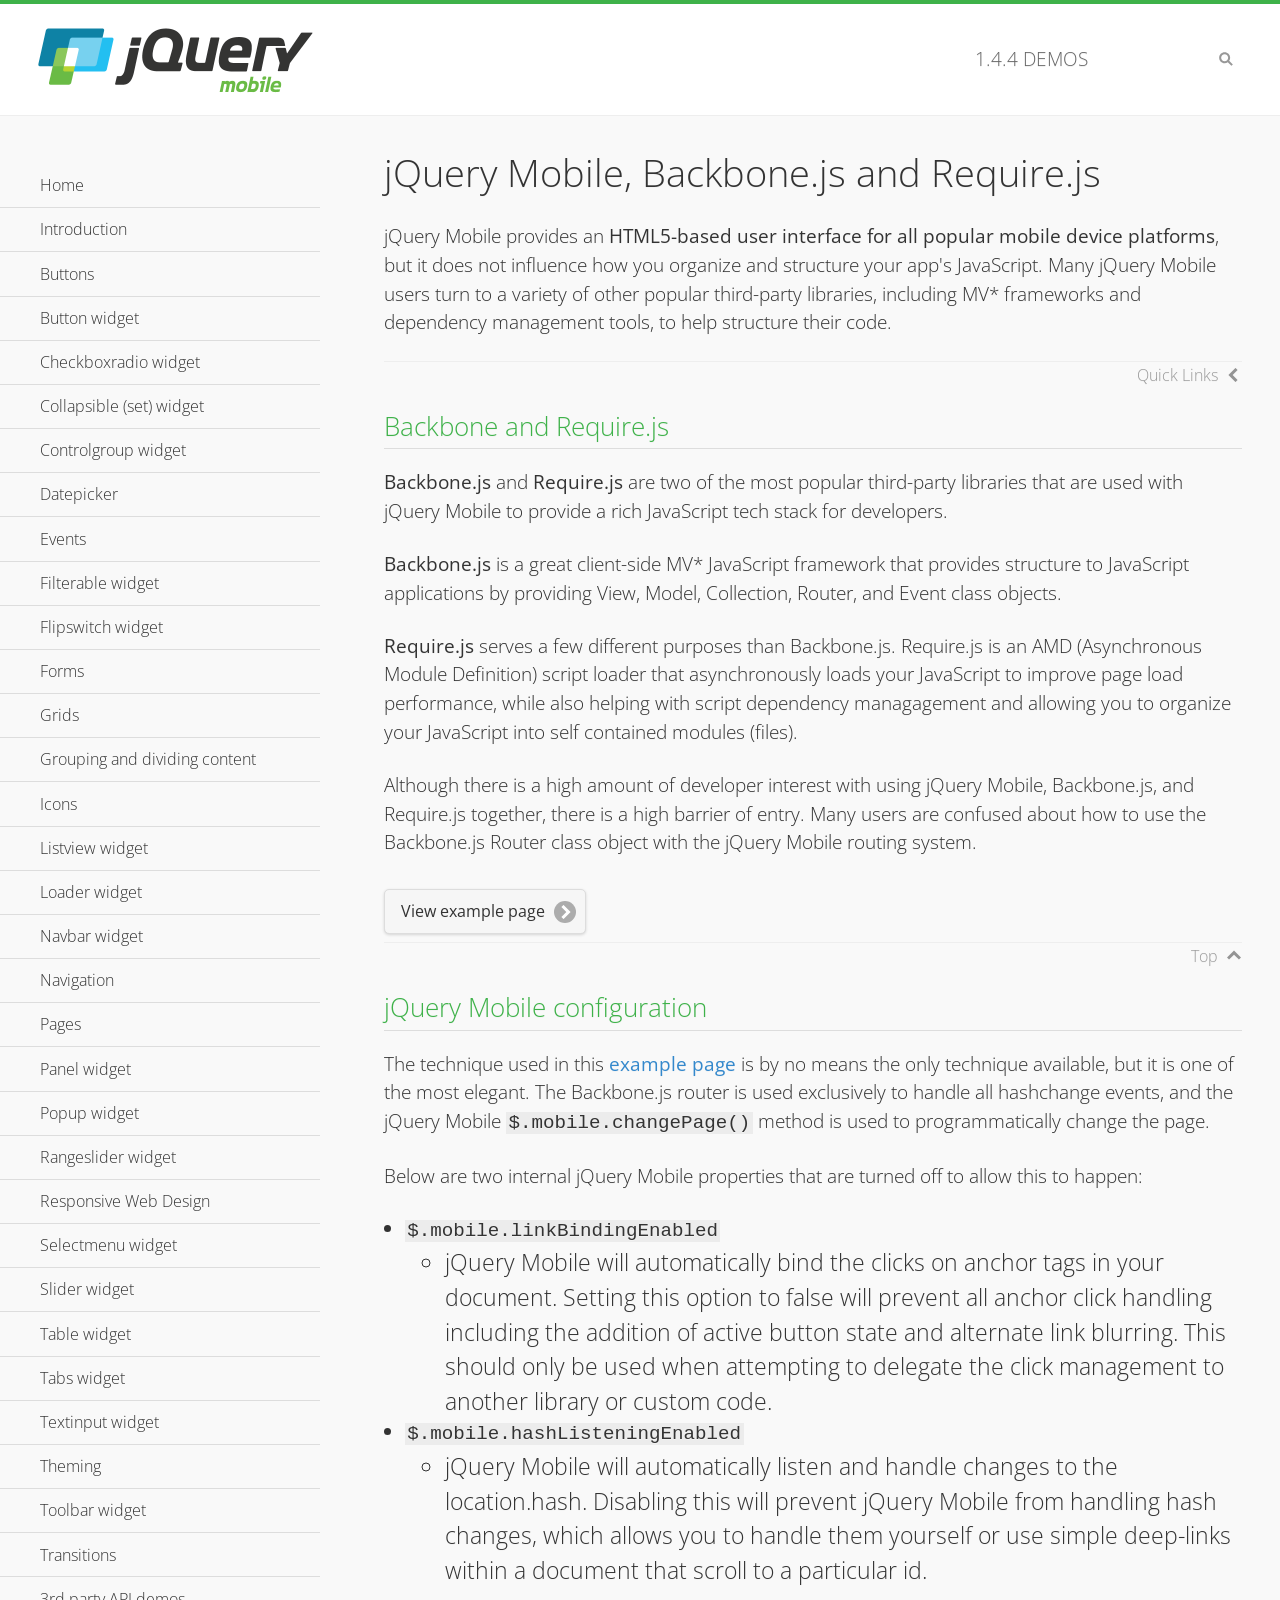
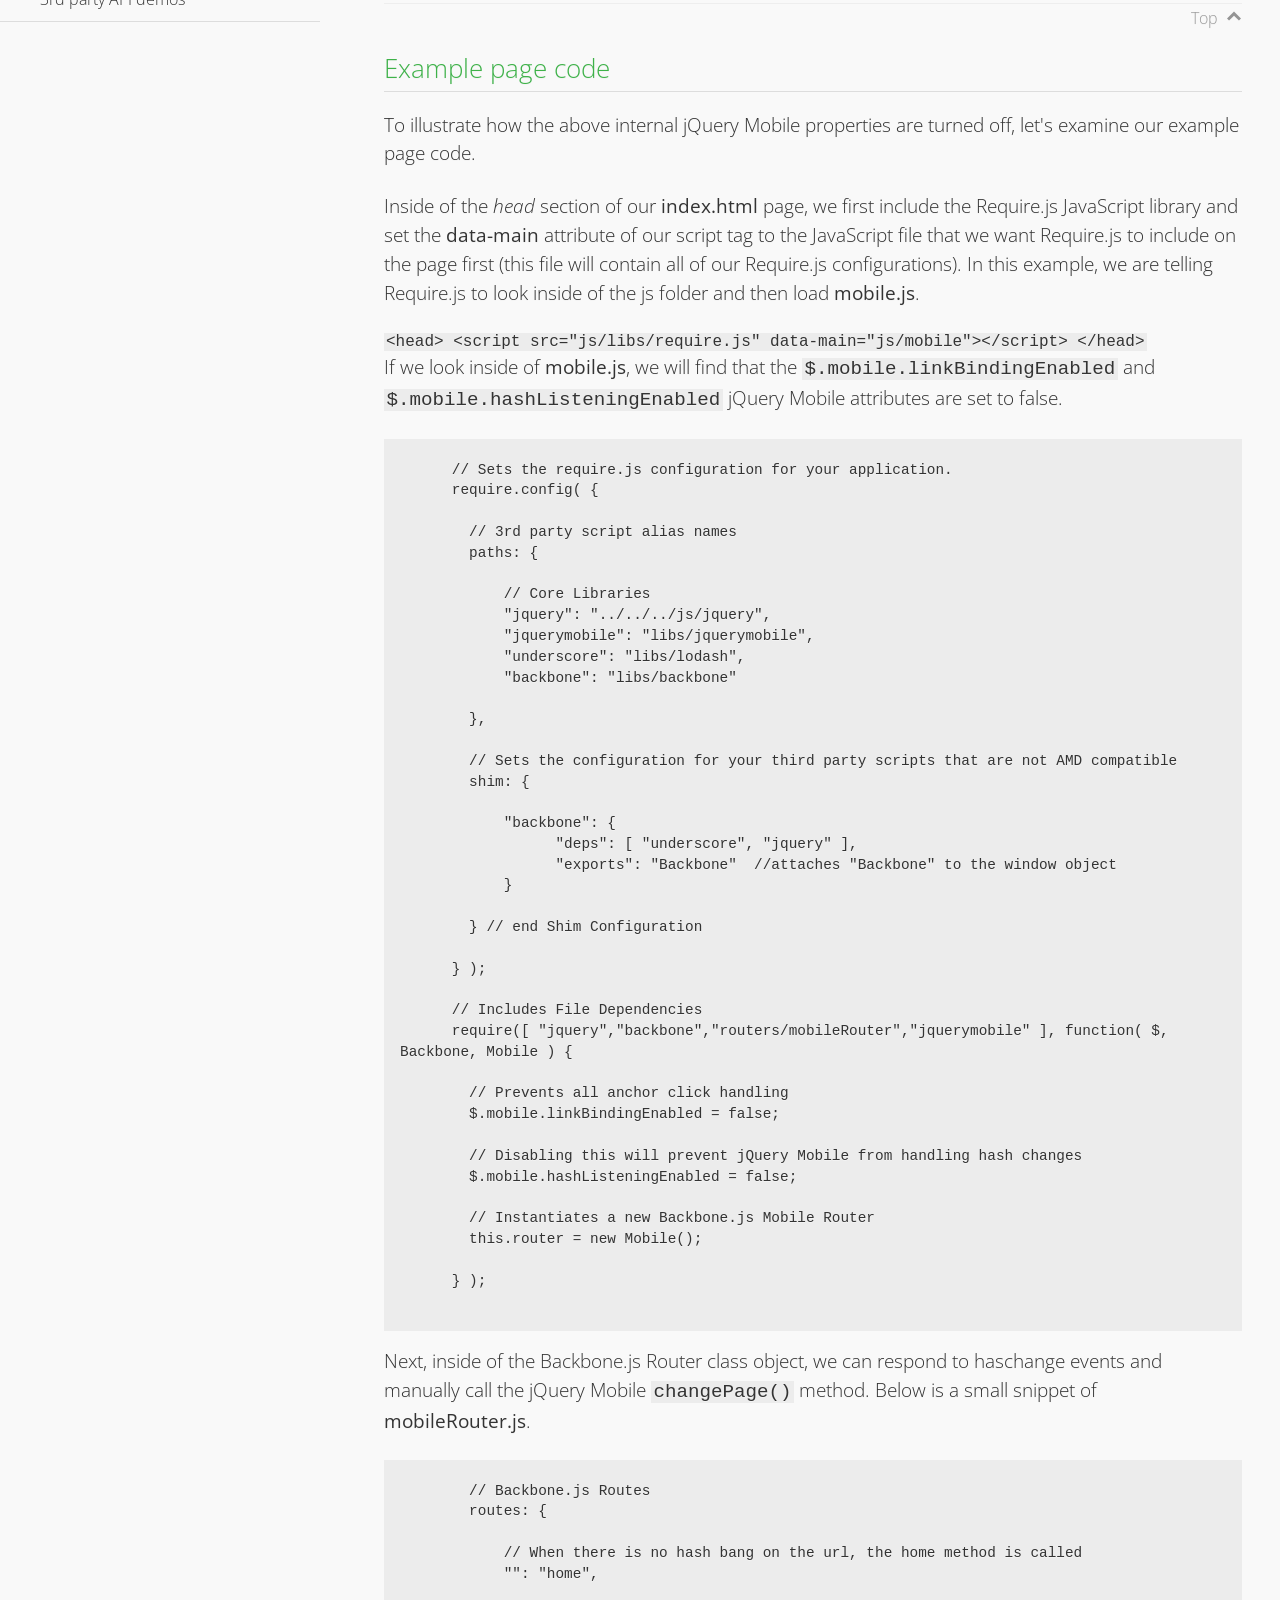
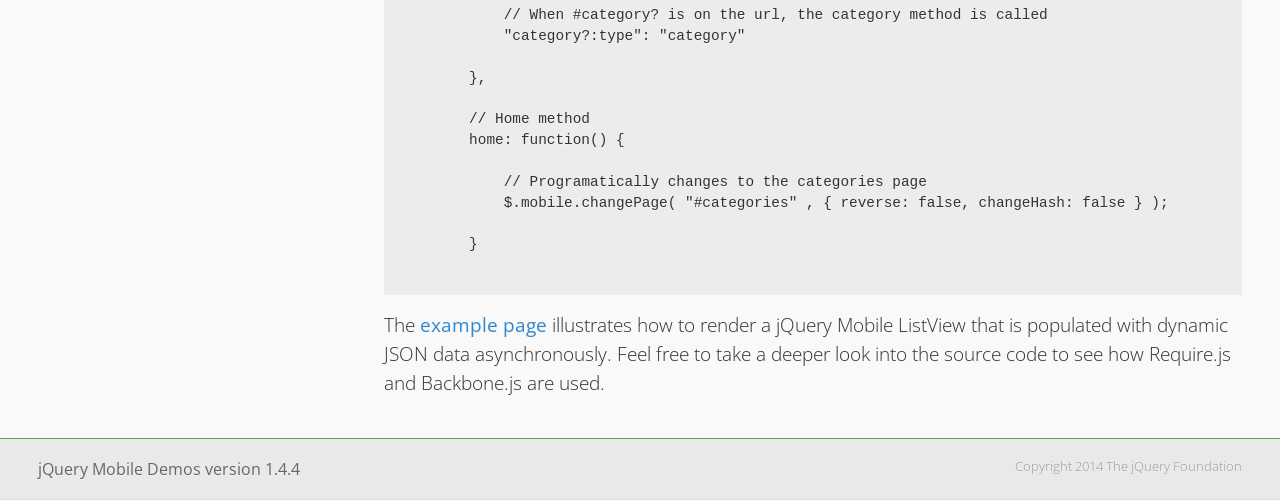
<file: meetingPhone/jquery.mobile-1.4.4/jquery.mobile-1.4.4/demos/backbone-requirejs/index.html>
<!DOCTYPE html>
<html>
  <head>
  <meta charset="utf-8">
  <meta name="viewport" content="width=device-width, initial-scale=1">
  <title>jQuery Mobile - Backbone.js and Require.js Apps</title>
	<link rel="shortcut icon" href="../favicon.ico">
    <link rel="stylesheet" href="http://fonts.googleapis.com/css?family=Open+Sans:300,400,700">
	<link rel="stylesheet" href="../css/themes/default/jquery.mobile-1.4.4.min.css">
	<link rel="stylesheet" href="../_assets/css/jqm-demos.css">
	<script src="../js/jquery.js"></script>
	<script src="../_assets/js/index.js"></script>
	<script src="../js/jquery.mobile-1.4.4.min.js"></script>

</head>
<body>
<div data-role="page" class="jqm-demos" data-quicklinks="true">

    <div data-role="header" class="jqm-header">
		<h2><a href="../" title="jQuery Mobile Demos home"><img src="../_assets/img/jquery-logo.png" alt="jQuery Mobile"></a></h2>
		<p><span class="jqm-version"></span> Demos</p>
        <a href="#" class="jqm-navmenu-link ui-btn ui-btn-icon-notext ui-corner-all ui-icon-bars ui-nodisc-icon ui-alt-icon ui-btn-left">Menu</a>
        <a href="#" class="jqm-search-link ui-btn ui-btn-icon-notext ui-corner-all ui-icon-search ui-nodisc-icon ui-alt-icon ui-btn-right">Search</a>
    </div><!-- /header -->

	<div role="main" class="ui-content jqm-content">

      <h1>jQuery Mobile, Backbone.js and Require.js</h1>
      <p>jQuery Mobile provides an <strong>HTML5-based user interface for all popular mobile device platforms</strong>, but it does not influence how you organize and structure your app's JavaScript.  Many jQuery Mobile users turn to a variety of other popular third-party libraries, including MV* frameworks and dependency management tools, to help structure their code.
      </p>

	  <h2>Backbone and Require.js</h2>
      <p><strong>Backbone.js</strong> and <strong>Require.js</strong> are two of the most popular third-party libraries that are used with jQuery Mobile to provide a rich JavaScript tech stack for developers.
      </p>
      <p><strong>Backbone.js</strong> is a great client-side MV* JavaScript framework that provides structure to JavaScript applications by providing View, Model, Collection, Router, and Event class objects.
      </p>
      <p><strong>Require.js</strong> serves a few different purposes than Backbone.js. Require.js is an AMD (Asynchronous Module Definition) script loader that asynchronously loads your JavaScript to improve page load performance, while also helping with script dependency managagement and allowing you to organize your JavaScript into self contained modules (files).
      </p>
      <p>Although there is a high amount of developer interest with using jQuery Mobile, Backbone.js, and Require.js together, there is a high barrier of entry.  Many users are confused about how to use the Backbone.js Router class object with the jQuery Mobile routing system.</p>

	   <a href="backbone-require.html" rel="external" class="ui-btn ui-btn-inline ui-corner-all ui-shadow ui-btn-icon-right ui-icon-carat-r">View example page</a>

      <h2>jQuery Mobile configuration</h2>

      <p>The technique used in this <a href="backbone-require.html" rel="external">example page</a> is by no means the only technique available, but it is one of the most elegant.  The Backbone.js router is used exclusively to handle all hashchange events, and the jQuery Mobile <code>$.mobile.changePage()</code> method is used to programmatically change the page.</p>

      <p>Below are two internal jQuery Mobile properties that are turned off to allow this to happen:</p>

      <ul>
        <li><code>$.mobile.linkBindingEnabled</code>
          <ul>
            <li>jQuery Mobile will automatically bind the clicks on anchor tags in your document. Setting this option to false will prevent all anchor click handling including the addition of active button state and alternate link blurring. This should only be used when attempting to delegate the click management to another library or custom code.</li>
            </ul>
        </li>
        <li><code>$.mobile.hashListeningEnabled</code>
          <ul>
            <li>jQuery Mobile will automatically listen and handle changes to the location.hash. Disabling this will prevent jQuery Mobile from handling hash changes, which allows you to handle them yourself or use simple deep-links within a document that scroll to a particular id.</li>
            </ul>
        </li>
      </ul>

	  <h2>Example page code</h2>
      <p>To illustrate how the above internal jQuery Mobile properties are turned off, let's examine our example page code.</p>

      <p>Inside of the <em>head</em> section of our <strong>index.html</strong> page, we first include the Require.js JavaScript library and set the <strong>data-main</strong> attribute of our script tag to the JavaScript file that we want Require.js to include on the page first (this file will contain all of our Require.js configurations).  In this example, we are telling Require.js to look inside of the js folder and then load <strong>mobile.js</strong>.
      </p>

      <code>
        &lt;head&gt;
          &lt;script src=&quot;js/libs/require.js&quot; data-main=&quot;js/mobile&quot;&gt;&lt;/script&gt;
        &lt;/head&gt;
      </code>
      <p>If we look inside of <strong>mobile.js</strong>, we will find that the <code>$.mobile.linkBindingEnabled</code> and <code>$.mobile.hashListeningEnabled</code> jQuery Mobile attributes are set to false.
      </p>
      <pre>
      <code>
      // Sets the require.js configuration for your application.
      require.config( {

        // 3rd party script alias names
        paths: {

            // Core Libraries
            "jquery": "../../../js/jquery",
            "jquerymobile": "libs/jquerymobile",
            "underscore": "libs/lodash",
            "backbone": "libs/backbone"

        },

        // Sets the configuration for your third party scripts that are not AMD compatible
        shim: {

            "backbone": {
                  "deps": [ "underscore", "jquery" ],
                  "exports": "Backbone"  //attaches "Backbone" to the window object
            }

        } // end Shim Configuration

      } );

      // Includes File Dependencies
      require([ "jquery","backbone","routers/mobileRouter","jquerymobile" ], function( $, Backbone, Mobile ) {

        // Prevents all anchor click handling
        $.mobile.linkBindingEnabled = false;

        // Disabling this will prevent jQuery Mobile from handling hash changes
        $.mobile.hashListeningEnabled = false;

        // Instantiates a new Backbone.js Mobile Router
        this.router = new Mobile();

      } );
</code>
</pre>
<p>Next, inside of the Backbone.js Router class object, we can respond to haschange events and manually call the jQuery Mobile <code>changePage()</code> method.  Below is a small snippet of <strong>mobileRouter.js</strong>.</p>
<pre>
<code>
        // Backbone.js Routes
        routes: {

            // When there is no hash bang on the url, the home method is called
            "": "home",

            // When #category? is on the url, the category method is called
            "category?:type": "category"

        },

        // Home method
        home: function() {

            // Programatically changes to the categories page
            $.mobile.changePage( "#categories" , { reverse: false, changeHash: false } );

        }
</code>
</pre>

		<p>The <a href="backbone-require.html" rel="external">example page</a> illustrates how to render a jQuery Mobile ListView that is populated with dynamic JSON data asynchronously. Feel free to take a deeper look into the source code to see how Require.js and Backbone.js are used.</p>

    </div><!-- /content -->
	    <div data-role="panel" class="jqm-navmenu-panel" data-position="left" data-display="overlay" data-theme="a">
	    	<ul class="jqm-list ui-alt-icon ui-nodisc-icon">
<li data-filtertext="demos homepage" data-icon="home"><a href=".././">Home</a></li>
<li data-filtertext="introduction overview getting started"><a href="../intro/" data-ajax="false">Introduction</a></li>
<li data-filtertext="buttons button markup buttonmarkup method anchor link button element"><a href="../button-markup/" data-ajax="false">Buttons</a></li>
<li data-filtertext="form button widget input button submit reset"><a href="../button/" data-ajax="false">Button widget</a></li>
<li data-role="collapsible" data-enhanced="true" data-collapsed-icon="carat-d" data-expanded-icon="carat-u" data-iconpos="right" data-inset="false" class="ui-collapsible ui-collapsible-themed-content ui-collapsible-collapsed">
	<h3 class="ui-collapsible-heading ui-collapsible-heading-collapsed">
		<a href="#" class="ui-collapsible-heading-toggle ui-btn ui-btn-icon-right ui-btn-inherit ui-icon-carat-d">
		    Checkboxradio widget<span class="ui-collapsible-heading-status"> click to expand contents</span>
		</a>
	</h3>
	<div class="ui-collapsible-content ui-body-inherit ui-collapsible-content-collapsed" aria-hidden="true">
		<ul>
			<li data-filtertext="form checkboxradio widget checkbox input checkboxes controlgroups"><a href="../checkboxradio-checkbox/" data-ajax="false">Checkboxes</a></li>
			<li data-filtertext="form checkboxradio widget radio input radio buttons controlgroups"><a href="../checkboxradio-radio/" data-ajax="false">Radio buttons</a></li>
		</ul>
	</div>
</li>
<li data-role="collapsible" data-enhanced="true" data-collapsed-icon="carat-d" data-expanded-icon="carat-u" data-iconpos="right" data-inset="false" class="ui-collapsible ui-collapsible-themed-content ui-collapsible-collapsed">
	<h3 class="ui-collapsible-heading ui-collapsible-heading-collapsed">
		<a href="#" class="ui-collapsible-heading-toggle ui-btn ui-btn-icon-right ui-btn-inherit ui-icon-carat-d">
			Collapsible (set) widget<span class="ui-collapsible-heading-status"> click to expand contents</span>
		</a>
	</h3>
	<div class="ui-collapsible-content ui-body-inherit ui-collapsible-content-collapsed" aria-hidden="true">
		<ul>
			<li data-filtertext="collapsibles content formatting"><a href="../collapsible/" data-ajax="false">Collapsible</a></li>
			<li data-filtertext="dynamic collapsible set accordion append expand"><a href="../collapsible-dynamic/" data-ajax="false">Dynamic collapsibles</a></li>
			<li data-filtertext="accordions collapsible set widget content formatting grouped collapsibles"><a href="../collapsibleset/" data-ajax="false">Collapsible set</a></li>
		</ul>
	</div>
</li>
<li data-role="collapsible" data-enhanced="true" data-collapsed-icon="carat-d" data-expanded-icon="carat-u" data-iconpos="right" data-inset="false" class="ui-collapsible ui-collapsible-themed-content ui-collapsible-collapsed">
	<h3 class="ui-collapsible-heading ui-collapsible-heading-collapsed">
		<a href="#" class="ui-collapsible-heading-toggle ui-btn ui-btn-icon-right ui-btn-inherit ui-icon-carat-d">
			Controlgroup widget<span class="ui-collapsible-heading-status"> click to expand contents</span>
		</a>
	</h3>
	<div class="ui-collapsible-content ui-body-inherit ui-collapsible-content-collapsed" aria-hidden="true">
		<ul>
			<li data-filtertext="controlgroups selectmenu checkboxradio input grouped buttons horizontal vertical"><a href="../controlgroup/" data-ajax="false">Controlgroup</a></li>
			<li data-filtertext="dynamic controlgroup dynamically add buttons"><a href="../controlgroup-dynamic/" data-ajax="false">Dynamic controlgroups</a></li>
		</ul>
	</div>
</li>
<li data-filtertext="form datepicker widget date input"><a href="../datepicker/" data-ajax="false">Datepicker</a></li>
<li data-role="collapsible" data-enhanced="true" data-collapsed-icon="carat-d" data-expanded-icon="carat-u" data-iconpos="right" data-inset="false" class="ui-collapsible ui-collapsible-themed-content ui-collapsible-collapsed">
	<h3 class="ui-collapsible-heading ui-collapsible-heading-collapsed">
		<a href="#" class="ui-collapsible-heading-toggle ui-btn ui-btn-icon-right ui-btn-inherit ui-icon-carat-d">
			Events<span class="ui-collapsible-heading-status"> click to expand contents</span>
		</a>
	</h3>
	<div class="ui-collapsible-content ui-body-inherit ui-collapsible-content-collapsed" aria-hidden="true">
		<ul>
			<li data-filtertext="swipe to delete list items listviews swipe events"><a href="../swipe-list/" data-ajax="false">Swipe list items</a></li>
			<li data-filtertext="swipe to navigate swipe page navigation swipe events"><a href="../swipe-page/" data-ajax="false">Swipe page navigation</a></li>
		</ul>
	</div>
</li>
<li data-filtertext="filterable filter elements sorting searching listview table"><a href="../filterable/" data-ajax="false">Filterable widget</a></li>
<li data-filtertext="form flipswitch widget flip toggle switch binary select checkbox input"><a href="../flipswitch/" data-ajax="false">Flipswitch widget</a></li>
<li data-role="collapsible" data-enhanced="true" data-collapsed-icon="carat-d" data-expanded-icon="carat-u" data-iconpos="right" data-inset="false" class="ui-collapsible ui-collapsible-themed-content ui-collapsible-collapsed">
	<h3 class="ui-collapsible-heading ui-collapsible-heading-collapsed">
		<a href="#" class="ui-collapsible-heading-toggle ui-btn ui-btn-icon-right ui-btn-inherit ui-icon-carat-d">
			Forms<span class="ui-collapsible-heading-status"> click to expand contents</span>
		</a>
	</h3>
	<div class="ui-collapsible-content ui-body-inherit ui-collapsible-content-collapsed" aria-hidden="true">
		<ul>
			<li data-filtertext="forms text checkbox radio range button submit reset inputs selects textarea slider flipswitch label form elements"><a href="../forms/" data-ajax="false">Forms</a></li>
			<li data-filtertext="form hide labels hidden accessible ui-hidden-accessible forms"><a href="../forms-label-hidden-accessible/" data-ajax="false">Hide labels</a></li>
			<li data-filtertext="form field containers fieldcontain ui-field-contain forms"><a href="../forms-field-contain/" data-ajax="false">Field containers</a></li>
			<li data-filtertext="forms disabled form elements"><a href="../forms-disabled/" data-ajax="false">Forms disabled</a></li>
			<li data-filtertext="forms gallery examples overview forms text checkbox radio range button submit reset inputs selects textarea slider flipswitch label form elements"><a href="../forms-gallery/" data-ajax="false">Forms gallery</a></li>
		</ul>
	</div>
</li>
<li data-role="collapsible" data-enhanced="true" data-collapsed-icon="carat-d" data-expanded-icon="carat-u" data-iconpos="right" data-inset="false" class="ui-collapsible ui-collapsible-themed-content ui-collapsible-collapsed">
	<h3 class="ui-collapsible-heading ui-collapsible-heading-collapsed">
		<a href="#" class="ui-collapsible-heading-toggle ui-btn ui-btn-icon-right ui-btn-inherit ui-icon-carat-d">
			Grids<span class="ui-collapsible-heading-status"> click to expand contents</span>
		</a>
	</h3>
	<div class="ui-collapsible-content ui-body-inherit ui-collapsible-content-collapsed" aria-hidden="true">
		<ul>
			<li data-filtertext="grids columns blocks content formatting rwd responsive css framework"><a href="../grids/" data-ajax="false">Grids</a></li>
			<li data-filtertext="buttons in grids css framework"><a href="../grids-buttons/" data-ajax="false">Buttons in grids</a></li>
			<li data-filtertext="custom responsive grids rwd css framework"><a href="../grids-custom-responsive/" data-ajax="false">Custom responsive grids</a></li>
		</ul>
	</div>
</li>
<li data-filtertext="blocks content formatting sections heading"><a href="../body-bar-classes/" data-ajax="false">Grouping and dividing content</a></li>
<li data-role="collapsible" data-enhanced="true" data-collapsed-icon="carat-d" data-expanded-icon="carat-u" data-iconpos="right" data-inset="false" class="ui-collapsible ui-collapsible-themed-content ui-collapsible-collapsed">
	<h3 class="ui-collapsible-heading ui-collapsible-heading-collapsed">
		<a href="#" class="ui-collapsible-heading-toggle ui-btn ui-btn-icon-right ui-btn-inherit ui-icon-carat-d">
			Icons<span class="ui-collapsible-heading-status"> click to expand contents</span>
		</a>
	</h3>
	<div class="ui-collapsible-content ui-body-inherit ui-collapsible-content-collapsed" aria-hidden="true">
		<ul>
			<li data-filtertext="button icons svg disc alt custom icon position"><a href="../icons/" data-ajax="false">Icons</a></li>
			<li data-filtertext=""><a href="../icons-grunticon/" data-ajax="false">Grunticon loader</a></li>
		</ul>
	</div>
</li>
<li data-role="collapsible" data-enhanced="true" data-collapsed-icon="carat-d" data-expanded-icon="carat-u" data-iconpos="right" data-inset="false" class="ui-collapsible ui-collapsible-themed-content ui-collapsible-collapsed">
	<h3 class="ui-collapsible-heading ui-collapsible-heading-collapsed">
		<a href="#" class="ui-collapsible-heading-toggle ui-btn ui-btn-icon-right ui-btn-inherit ui-icon-carat-d">
			Listview widget<span class="ui-collapsible-heading-status"> click to expand contents</span>
		</a>
	</h3>
	<div class="ui-collapsible-content ui-body-inherit ui-collapsible-content-collapsed" aria-hidden="true">
		<ul>
			<li data-filtertext="listview widget thumbnails icons nested split button collapsible ul ol"><a href="../listview/" data-ajax="false">Listview</a></li>
			<li data-filtertext="autocomplete filterable reveal listview filtertextbeforefilter placeholder"><a href="../listview-autocomplete/" data-ajax="false">Listview autocomplete</a></li>
			<li data-filtertext="autocomplete filterable reveal listview remote data filtertextbeforefilter placeholder"><a href="../listview-autocomplete-remote/" data-ajax="false">Listview autocomplete remote data</a></li>
			<li data-filtertext="autodividers anchor jump scroll linkbars listview lists ul ol"><a href="../listview-autodividers-linkbar/" data-ajax="false">Listview autodividers linkbar</a></li>
			<li data-filtertext="listview autodividers selector autodividersselector lists ul ol"><a href="../listview-autodividers-selector/" data-ajax="false">Listview autodividers selector</a></li>
			<li data-filtertext="listview nested list items"><a href="../listview-nested-lists/" data-ajax="false">Nested Listviews</a></li>
			<li data-filtertext="listview collapsible list items flat"><a href="../listview-collapsible-item-flat/" data-ajax="false">Listview collapsible list items (flat)</a></li>
			<li data-filtertext="listview collapsible list indented"><a href="../listview-collapsible-item-indented/" data-ajax="false">Listview collapsible list items (indented)</a></li>
			<li data-filtertext="grid listview responsive grids responsive listviews lists ul"><a href="../listview-grid/" data-ajax="false">Listview responsive grid</a></li>
		</ul>
	</div>
</li>
<li data-filtertext="loader widget page loading navigation overlay spinner"><a href="../loader/" data-ajax="false">Loader widget</a></li>
<li data-filtertext="navbar widget navmenu toolbars header footer"><a href="../navbar/" data-ajax="false">Navbar widget</a></li>
<li data-role="collapsible" data-enhanced="true" data-collapsed-icon="carat-d" data-expanded-icon="carat-u" data-iconpos="right" data-inset="false" class="ui-collapsible ui-collapsible-themed-content ui-collapsible-collapsed">
	<h3 class="ui-collapsible-heading ui-collapsible-heading-collapsed">
		<a href="#" class="ui-collapsible-heading-toggle ui-btn ui-btn-icon-right ui-btn-inherit ui-icon-carat-d">
			Navigation<span class="ui-collapsible-heading-status"> click to expand contents</span>
		</a>
	</h3>
	<div class="ui-collapsible-content ui-body-inherit ui-collapsible-content-collapsed" aria-hidden="true">
		<ul>
			<li data-filtertext="ajax navigation navigate widget history event method"><a href="../navigation/" data-ajax="false">Navigation</a></li>
			<li data-filtertext="linking pages page links navigation ajax prefetch cache"><a href="../navigation-linking-pages/" data-ajax="false">Linking pages</a></li>
			<!-- <li data-filtertext="php redirect server redirection server-side navigation"><a href="../navigation-php-redirect/" data-ajax="false">PHP redirect demo</a></li>-->
			<li data-filtertext="navigation redirection hash query"><a href="../navigation-hash-processing/" data-ajax="false">Hash processing demo</a></li>
			<li data-filtertext="navigation redirection hash query"><a href="../page-events/" data-ajax="false">Page Navigation Events</a></li>
		</ul>
	</div>
</li>
<li data-role="collapsible" data-enhanced="true" data-collapsed-icon="carat-d" data-expanded-icon="carat-u" data-iconpos="right" data-inset="false" class="ui-collapsible ui-collapsible-themed-content ui-collapsible-collapsed">
	<h3 class="ui-collapsible-heading ui-collapsible-heading-collapsed">
		<a href="#" class="ui-collapsible-heading-toggle ui-btn ui-btn-icon-right ui-btn-inherit ui-icon-carat-d">
			Pages<span class="ui-collapsible-heading-status"> click to expand contents</span>
		</a>
	</h3>
	<div class="ui-collapsible-content ui-body-inherit ui-collapsible-content-collapsed" aria-hidden="true">
		<ul>
			<li data-filtertext="pages page widget ajax navigation"><a href="../pages/" data-ajax="false">Pages</a></li>
			<li data-filtertext="single page"><a href="../pages-single-page/" data-ajax="false">Single page</a></li>
			<li data-filtertext="multipage multi-page page"><a href="../pages-multi-page/" data-ajax="false">Multi-page template</a></li>
			<li data-filtertext="dialog page widget modal popup"><a href="../pages-dialog/" data-ajax="false">Dialog page</a></li>
		</ul>
	</div>
</li>
<li data-role="collapsible" data-enhanced="true" data-collapsed-icon="carat-d" data-expanded-icon="carat-u" data-iconpos="right" data-inset="false" class="ui-collapsible ui-collapsible-themed-content ui-collapsible-collapsed">
	<h3 class="ui-collapsible-heading ui-collapsible-heading-collapsed">
		<a href="#" class="ui-collapsible-heading-toggle ui-btn ui-btn-icon-right ui-btn-inherit ui-icon-carat-d">
			Panel widget<span class="ui-collapsible-heading-status"> click to expand contents</span>
		</a>
	</h3>
	<div class="ui-collapsible-content ui-body-inherit ui-collapsible-content-collapsed" aria-hidden="true">
		<ul>
			<li data-filtertext="panel widget sliding panels reveal push overlay responsive"><a href="../panel/" data-ajax="false">Panel</a></li>
			<li data-filtertext=""><a href="../panel-external/" data-ajax="false">External panels</a></li>
			<li data-filtertext="panel "><a href="../panel-fixed/" data-ajax="false">Fixed panels</a></li>
			<li data-filtertext="panel slide panels sliding panels shadow rwd responsive breakpoint"><a href="../panel-responsive/" data-ajax="false">Panels responsive</a></li>
			<li data-filtertext="panel custom style custom panel width reveal shadow listview panel styling page background wrapper"><a href="../panel-styling/" data-ajax="false">Custom panel style</a></li>
			<li data-filtertext="panel open on swipe"><a href="../panel-swipe-open/" data-ajax="false">Panel open on swipe</a></li>
			<li data-filtertext="panels outside page internal external toolbars"><a href="../panel-external-internal/" data-ajax="false">Panel external and internal</a></li>
		</ul>
	</div>
</li>
<li data-role="collapsible" data-enhanced="true" data-collapsed-icon="carat-d" data-expanded-icon="carat-u" data-iconpos="right" data-inset="false" class="ui-collapsible ui-collapsible-themed-content ui-collapsible-collapsed">
	<h3 class="ui-collapsible-heading ui-collapsible-heading-collapsed">
		<a href="#" class="ui-collapsible-heading-toggle ui-btn ui-btn-icon-right ui-btn-inherit ui-icon-carat-d">
			Popup widget<span class="ui-collapsible-heading-status"> click to expand contents</span>
		</a>
	</h3>
	<div class="ui-collapsible-content ui-body-inherit ui-collapsible-content-collapsed" aria-hidden="true">
		<ul>
			<li data-filtertext="popup widget popups dialog modal transition tooltip lightbox form overlay screen flip pop fade transition"><a href="../popup/" data-ajax="false">Popup</a></li>
			<li data-filtertext="popup alignment position"><a href="../popup-alignment/" data-ajax="false">Popup alignment</a></li>
			<li data-filtertext="popup arrow size popups popover"><a href="../popup-arrow-size/" data-ajax="false">Popup arrow size</a></li>
			<li data-filtertext="dynamic popups popup images lightbox"><a href="../popup-dynamic/" data-ajax="false">Dynamic popups</a></li>
			<li data-filtertext="popups with iframes scaling"><a href="../popup-iframe/" data-ajax="false">Popups with iframes</a></li>
			<li data-filtertext="popup image scaling"><a href="../popup-image-scaling/" data-ajax="false">Popup image scaling</a></li>
			<li data-filtertext="external popup outside multi-page"><a href="../popup-outside-multipage/" data-ajax="false">Popup outside multi-page</a></li>
		</ul>
	</div>
</li>
<li data-filtertext="form rangeslider widget dual sliders dual handle sliders range input"><a href="../rangeslider/" data-ajax="false">Rangeslider widget</a></li>
<li data-filtertext="responsive web design rwd adaptive progressive enhancement PE accessible mobile breakpoints media query media queries"><a href="../rwd/" data-ajax="false">Responsive Web Design</a></li>
<li data-role="collapsible" data-enhanced="true" data-collapsed-icon="carat-d" data-expanded-icon="carat-u" data-iconpos="right" data-inset="false" class="ui-collapsible ui-collapsible-themed-content ui-collapsible-collapsed">
	<h3 class="ui-collapsible-heading ui-collapsible-heading-collapsed">
		<a href="#" class="ui-collapsible-heading-toggle ui-btn ui-btn-icon-right ui-btn-inherit ui-icon-carat-d">
			Selectmenu widget<span class="ui-collapsible-heading-status"> click to expand contents</span>
		</a>
	</h3>
	<div class="ui-collapsible-content ui-body-inherit ui-collapsible-content-collapsed" aria-hidden="true">
		<ul>
			<li data-filtertext="form selectmenu widget select input custom select menu selects"><a href="../selectmenu/" data-ajax="false">Selectmenu</a></li>
			<li data-filtertext="form custom select menu selectmenu widget custom menu option optgroup multiple selects"><a href="../selectmenu-custom/" data-ajax="false">Custom select menu</a></li>
			<li data-filtertext="filterable select filter popup dialog"><a href="../selectmenu-custom-filter/" data-ajax="false">Custom select menu with filter</a></li>
		</ul>
	</div>
</li>
<li data-role="collapsible" data-enhanced="true" data-collapsed-icon="carat-d" data-expanded-icon="carat-u" data-iconpos="right" data-inset="false" class="ui-collapsible ui-collapsible-themed-content ui-collapsible-collapsed">
	<h3 class="ui-collapsible-heading ui-collapsible-heading-collapsed">
		<a href="#" class="ui-collapsible-heading-toggle ui-btn ui-btn-icon-right ui-btn-inherit ui-icon-carat-d">
			Slider widget<span class="ui-collapsible-heading-status"> click to expand contents</span>
		</a>
	</h3>
	<div class="ui-collapsible-content ui-body-inherit ui-collapsible-content-collapsed" aria-hidden="true">
		<ul>
			<li data-filtertext="form slider widget range input single sliders"><a href="../slider/" data-ajax="false">Slider</a></li>
			<li data-filtertext="form slider widget flipswitch slider binary select flip toggle switch"><a href="../slider-flipswitch/" data-ajax="false">Slider flip toggle switch</a></li>
			<li data-filtertext="form slider tooltip handle value input range sliders"><a href="../slider-tooltip/" data-ajax="false">Slider tooltip</a></li>
		</ul>
	</div>
</li>
<li data-role="collapsible" data-enhanced="true" data-collapsed-icon="carat-d" data-expanded-icon="carat-u" data-iconpos="right" data-inset="false" class="ui-collapsible ui-collapsible-themed-content ui-collapsible-collapsed">
	<h3 class="ui-collapsible-heading ui-collapsible-heading-collapsed">
		<a href="#" class="ui-collapsible-heading-toggle ui-btn ui-btn-icon-right ui-btn-inherit ui-icon-carat-d">
			Table widget<span class="ui-collapsible-heading-status"> click to expand contents</span>
		</a>
	</h3>
	<div class="ui-collapsible-content ui-body-inherit ui-collapsible-content-collapsed" aria-hidden="true">
		<ul>
			<li data-filtertext="table widget reflow column toggle th td responsive tables rwd hide show tabular"><a href="../table-column-toggle/" data-ajax="false">Table Column Toggle</a></li>
			<li data-filtertext="table column toggle phone comparison demo"><a href="../table-column-toggle-example/" data-ajax="false">Table Column Toggle demo</a></li>
			<li data-filtertext="responsive tables table column toggle heading groups rwd breakpoint"><a href="../table-column-toggle-heading-groups/" data-ajax="false">Table Column Toggle heading groups</a></li>
			<li data-filtertext="responsive tables table column toggle hide rwd breakpoint customization options"><a href="../table-column-toggle-options/" data-ajax="false">Table Column Toggle options</a></li>
			<li data-filtertext="table reflow th td responsive rwd columns tabular"><a href="../table-reflow/" data-ajax="false">Table Reflow</a></li>
			<li data-filtertext="responsive tables table reflow heading groups rwd breakpoint"><a href="../table-reflow-heading-groups/" data-ajax="false">Table Reflow heading groups</a></li>
			<li data-filtertext="responsive tables table reflow stripes strokes table style"><a href="../table-reflow-stripes-strokes/" data-ajax="false">Table Reflow stripes and strokes</a></li>
			<li data-filtertext="responsive tables table reflow stack custom styles"><a href="../table-reflow-styling/" data-ajax="false">Table Reflow custom styles</a></li>
		</ul>
	</div>
</li>
<li data-filtertext="ui tabs widget"><a href="../tabs/" data-ajax="false">Tabs widget</a></li>
<li data-filtertext="form textinput widget text input textarea number date time tel email file color password"><a href="../textinput/" data-ajax="false">Textinput widget</a></li>
<li data-role="collapsible" data-enhanced="true" data-collapsed-icon="carat-d" data-expanded-icon="carat-u" data-iconpos="right" data-inset="false" class="ui-collapsible ui-collapsible-themed-content ui-collapsible-collapsed">
	<h3 class="ui-collapsible-heading ui-collapsible-heading-collapsed">
		<a href="#" class="ui-collapsible-heading-toggle ui-btn ui-btn-icon-right ui-btn-inherit ui-icon-carat-d">
			Theming<span class="ui-collapsible-heading-status"> click to expand contents</span>
		</a>
	</h3>
	<div class="ui-collapsible-content ui-body-inherit ui-collapsible-content-collapsed" aria-hidden="true">
		<ul>
			<li data-filtertext="default theme swatches theming style css"><a href="../theme-default/" data-ajax="false">Default theme</a></li>
			<li data-filtertext="classic theme old theme swatches theming style css"><a href="../theme-classic/" data-ajax="false">Classic theme</a></li>
		</ul>
	</div>
</li>
<li data-role="collapsible" data-enhanced="true" data-collapsed-icon="carat-d" data-expanded-icon="carat-u" data-iconpos="right" data-inset="false" class="ui-collapsible ui-collapsible-themed-content ui-collapsible-collapsed">
	<h3 class="ui-collapsible-heading ui-collapsible-heading-collapsed">
		<a href="#" class="ui-collapsible-heading-toggle ui-btn ui-btn-icon-right ui-btn-inherit ui-icon-carat-d">
			Toolbar widget<span class="ui-collapsible-heading-status"> click to expand contents</span>
		</a>
	</h3>
	<div class="ui-collapsible-content ui-body-inherit ui-collapsible-content-collapsed" aria-hidden="true">
		<ul>
			<li data-filtertext="toolbar widget header footer toolbars fixed fullscreen external sections"><a href="../toolbar/" data-ajax="false">Toolbar</a></li>
			<li data-filtertext="dynamic toolbars dynamically add toolbar header footer"><a href="../toolbar-dynamic/" data-ajax="false">Dynamic toolbars</a></li>
			<li data-filtertext="external toolbars header footer"><a href="../toolbar-external/" data-ajax="false">External toolbars</a></li>
			<li data-filtertext="fixed toolbars header footer"><a href="../toolbar-fixed/" data-ajax="false">Fixed toolbars</a></li>
			<li data-filtertext="fixed fullscreen toolbars header footer"><a href="../toolbar-fixed-fullscreen/" data-ajax="false">Fullscreen toolbars</a></li>
			<li data-filtertext="external fixed toolbars header footer"><a href="../toolbar-fixed-external/" data-ajax="false">Fixed external toolbars</a></li>
			<li data-filtertext="external persistent toolbars header footer navbar navmenu"><a href="../toolbar-fixed-persistent/" data-ajax="false">Persistent toolbars</a></li>
			<li data-filtertext="external ajax optimized toolbars persistent toolbars header footer navbar"><a href="../toolbar-fixed-persistent-optimized/" data-ajax="false">Ajax optimized toolbars</a></li>
			<li data-filtertext="form in toolbars header footer"><a href="../toolbar-fixed-forms/" data-ajax="false">Form in toolbar</a></li>
		</ul>
	</div>
</li>
<li data-filtertext="page transitions animated pages popup navigation flip slide fade pop"><a href="../transitions/" data-ajax="false">Transitions</a></li>
<li data-role="collapsible" data-enhanced="true" data-collapsed-icon="carat-d" data-expanded-icon="carat-u" data-iconpos="right" data-inset="false" class="ui-collapsible ui-collapsible-themed-content ui-collapsible-collapsed">
	<h3 class="ui-collapsible-heading ui-collapsible-heading-collapsed">
		<a href="#" class="ui-collapsible-heading-toggle ui-btn ui-btn-icon-right ui-btn-inherit ui-icon-carat-d">
			3rd party API demos<span class="ui-collapsible-heading-status"> click to expand contents</span>
		</a>
	</h3>
	<div class="ui-collapsible-content ui-body-inherit ui-collapsible-content-collapsed" aria-hidden="true">
		<ul>
			<li data-filtertext="backbone requirejs navigation router"><a href="../backbone-requirejs/" data-ajax="false">Backbone RequireJS</a></li>
			<li data-filtertext="google maps geolocation demo"><a href="../map-geolocation/" data-ajax="false">Google Maps geolocation</a></li>
			<li data-filtertext="google maps hybrid"><a href="../map-list-toggle/" data-ajax="false">Google Maps list toggle</a></li>
		</ul>
	</div>
</li>



		     </ul>
		</div><!-- /panel -->


    <div data-role="footer" data-position="fixed" data-tap-toggle="false" class="jqm-footer">
        <p>jQuery Mobile Demos version <span class="jqm-version"></span></p>
        <p>Copyright 2014 The jQuery Foundation</p>
    </div><!-- /footer -->
	<!-- TODO: This should become an external panel so we can add input to markup (unique ID) -->
    <div data-role="panel" class="jqm-search-panel" data-position="right" data-display="overlay" data-theme="a">
		<div class="jqm-search">
			<ul class="jqm-list" data-filter-placeholder="Search demos..." data-filter-reveal="true">
<li data-filtertext="demos homepage" data-icon="home"><a href=".././">Home</a></li>
<li data-filtertext="introduction overview getting started"><a href="../intro/" data-ajax="false">Introduction</a></li>
<li data-filtertext="buttons button markup buttonmarkup method anchor link button element"><a href="../button-markup/" data-ajax="false">Buttons</a></li>
<li data-filtertext="form button widget input button submit reset"><a href="../button/" data-ajax="false">Button widget</a></li>
<li data-role="collapsible" data-enhanced="true" data-collapsed-icon="carat-d" data-expanded-icon="carat-u" data-iconpos="right" data-inset="false" class="ui-collapsible ui-collapsible-themed-content ui-collapsible-collapsed">
	<h3 class="ui-collapsible-heading ui-collapsible-heading-collapsed">
		<a href="#" class="ui-collapsible-heading-toggle ui-btn ui-btn-icon-right ui-btn-inherit ui-icon-carat-d">
		    Checkboxradio widget<span class="ui-collapsible-heading-status"> click to expand contents</span>
		</a>
	</h3>
	<div class="ui-collapsible-content ui-body-inherit ui-collapsible-content-collapsed" aria-hidden="true">
		<ul>
			<li data-filtertext="form checkboxradio widget checkbox input checkboxes controlgroups"><a href="../checkboxradio-checkbox/" data-ajax="false">Checkboxes</a></li>
			<li data-filtertext="form checkboxradio widget radio input radio buttons controlgroups"><a href="../checkboxradio-radio/" data-ajax="false">Radio buttons</a></li>
		</ul>
	</div>
</li>
<li data-role="collapsible" data-enhanced="true" data-collapsed-icon="carat-d" data-expanded-icon="carat-u" data-iconpos="right" data-inset="false" class="ui-collapsible ui-collapsible-themed-content ui-collapsible-collapsed">
	<h3 class="ui-collapsible-heading ui-collapsible-heading-collapsed">
		<a href="#" class="ui-collapsible-heading-toggle ui-btn ui-btn-icon-right ui-btn-inherit ui-icon-carat-d">
			Collapsible (set) widget<span class="ui-collapsible-heading-status"> click to expand contents</span>
		</a>
	</h3>
	<div class="ui-collapsible-content ui-body-inherit ui-collapsible-content-collapsed" aria-hidden="true">
		<ul>
			<li data-filtertext="collapsibles content formatting"><a href="../collapsible/" data-ajax="false">Collapsible</a></li>
			<li data-filtertext="dynamic collapsible set accordion append expand"><a href="../collapsible-dynamic/" data-ajax="false">Dynamic collapsibles</a></li>
			<li data-filtertext="accordions collapsible set widget content formatting grouped collapsibles"><a href="../collapsibleset/" data-ajax="false">Collapsible set</a></li>
		</ul>
	</div>
</li>
<li data-role="collapsible" data-enhanced="true" data-collapsed-icon="carat-d" data-expanded-icon="carat-u" data-iconpos="right" data-inset="false" class="ui-collapsible ui-collapsible-themed-content ui-collapsible-collapsed">
	<h3 class="ui-collapsible-heading ui-collapsible-heading-collapsed">
		<a href="#" class="ui-collapsible-heading-toggle ui-btn ui-btn-icon-right ui-btn-inherit ui-icon-carat-d">
			Controlgroup widget<span class="ui-collapsible-heading-status"> click to expand contents</span>
		</a>
	</h3>
	<div class="ui-collapsible-content ui-body-inherit ui-collapsible-content-collapsed" aria-hidden="true">
		<ul>
			<li data-filtertext="controlgroups selectmenu checkboxradio input grouped buttons horizontal vertical"><a href="../controlgroup/" data-ajax="false">Controlgroup</a></li>
			<li data-filtertext="dynamic controlgroup dynamically add buttons"><a href="../controlgroup-dynamic/" data-ajax="false">Dynamic controlgroups</a></li>
		</ul>
	</div>
</li>
<li data-filtertext="form datepicker widget date input"><a href="../datepicker/" data-ajax="false">Datepicker</a></li>
<li data-role="collapsible" data-enhanced="true" data-collapsed-icon="carat-d" data-expanded-icon="carat-u" data-iconpos="right" data-inset="false" class="ui-collapsible ui-collapsible-themed-content ui-collapsible-collapsed">
	<h3 class="ui-collapsible-heading ui-collapsible-heading-collapsed">
		<a href="#" class="ui-collapsible-heading-toggle ui-btn ui-btn-icon-right ui-btn-inherit ui-icon-carat-d">
			Events<span class="ui-collapsible-heading-status"> click to expand contents</span>
		</a>
	</h3>
	<div class="ui-collapsible-content ui-body-inherit ui-collapsible-content-collapsed" aria-hidden="true">
		<ul>
			<li data-filtertext="swipe to delete list items listviews swipe events"><a href="../swipe-list/" data-ajax="false">Swipe list items</a></li>
			<li data-filtertext="swipe to navigate swipe page navigation swipe events"><a href="../swipe-page/" data-ajax="false">Swipe page navigation</a></li>
		</ul>
	</div>
</li>
<li data-filtertext="filterable filter elements sorting searching listview table"><a href="../filterable/" data-ajax="false">Filterable widget</a></li>
<li data-filtertext="form flipswitch widget flip toggle switch binary select checkbox input"><a href="../flipswitch/" data-ajax="false">Flipswitch widget</a></li>
<li data-role="collapsible" data-enhanced="true" data-collapsed-icon="carat-d" data-expanded-icon="carat-u" data-iconpos="right" data-inset="false" class="ui-collapsible ui-collapsible-themed-content ui-collapsible-collapsed">
	<h3 class="ui-collapsible-heading ui-collapsible-heading-collapsed">
		<a href="#" class="ui-collapsible-heading-toggle ui-btn ui-btn-icon-right ui-btn-inherit ui-icon-carat-d">
			Forms<span class="ui-collapsible-heading-status"> click to expand contents</span>
		</a>
	</h3>
	<div class="ui-collapsible-content ui-body-inherit ui-collapsible-content-collapsed" aria-hidden="true">
		<ul>
			<li data-filtertext="forms text checkbox radio range button submit reset inputs selects textarea slider flipswitch label form elements"><a href="../forms/" data-ajax="false">Forms</a></li>
			<li data-filtertext="form hide labels hidden accessible ui-hidden-accessible forms"><a href="../forms-label-hidden-accessible/" data-ajax="false">Hide labels</a></li>
			<li data-filtertext="form field containers fieldcontain ui-field-contain forms"><a href="../forms-field-contain/" data-ajax="false">Field containers</a></li>
			<li data-filtertext="forms disabled form elements"><a href="../forms-disabled/" data-ajax="false">Forms disabled</a></li>
			<li data-filtertext="forms gallery examples overview forms text checkbox radio range button submit reset inputs selects textarea slider flipswitch label form elements"><a href="../forms-gallery/" data-ajax="false">Forms gallery</a></li>
		</ul>
	</div>
</li>
<li data-role="collapsible" data-enhanced="true" data-collapsed-icon="carat-d" data-expanded-icon="carat-u" data-iconpos="right" data-inset="false" class="ui-collapsible ui-collapsible-themed-content ui-collapsible-collapsed">
	<h3 class="ui-collapsible-heading ui-collapsible-heading-collapsed">
		<a href="#" class="ui-collapsible-heading-toggle ui-btn ui-btn-icon-right ui-btn-inherit ui-icon-carat-d">
			Grids<span class="ui-collapsible-heading-status"> click to expand contents</span>
		</a>
	</h3>
	<div class="ui-collapsible-content ui-body-inherit ui-collapsible-content-collapsed" aria-hidden="true">
		<ul>
			<li data-filtertext="grids columns blocks content formatting rwd responsive css framework"><a href="../grids/" data-ajax="false">Grids</a></li>
			<li data-filtertext="buttons in grids css framework"><a href="../grids-buttons/" data-ajax="false">Buttons in grids</a></li>
			<li data-filtertext="custom responsive grids rwd css framework"><a href="../grids-custom-responsive/" data-ajax="false">Custom responsive grids</a></li>
		</ul>
	</div>
</li>
<li data-filtertext="blocks content formatting sections heading"><a href="../body-bar-classes/" data-ajax="false">Grouping and dividing content</a></li>
<li data-role="collapsible" data-enhanced="true" data-collapsed-icon="carat-d" data-expanded-icon="carat-u" data-iconpos="right" data-inset="false" class="ui-collapsible ui-collapsible-themed-content ui-collapsible-collapsed">
	<h3 class="ui-collapsible-heading ui-collapsible-heading-collapsed">
		<a href="#" class="ui-collapsible-heading-toggle ui-btn ui-btn-icon-right ui-btn-inherit ui-icon-carat-d">
			Icons<span class="ui-collapsible-heading-status"> click to expand contents</span>
		</a>
	</h3>
	<div class="ui-collapsible-content ui-body-inherit ui-collapsible-content-collapsed" aria-hidden="true">
		<ul>
			<li data-filtertext="button icons svg disc alt custom icon position"><a href="../icons/" data-ajax="false">Icons</a></li>
			<li data-filtertext=""><a href="../icons-grunticon/" data-ajax="false">Grunticon loader</a></li>
		</ul>
	</div>
</li>
<li data-role="collapsible" data-enhanced="true" data-collapsed-icon="carat-d" data-expanded-icon="carat-u" data-iconpos="right" data-inset="false" class="ui-collapsible ui-collapsible-themed-content ui-collapsible-collapsed">
	<h3 class="ui-collapsible-heading ui-collapsible-heading-collapsed">
		<a href="#" class="ui-collapsible-heading-toggle ui-btn ui-btn-icon-right ui-btn-inherit ui-icon-carat-d">
			Listview widget<span class="ui-collapsible-heading-status"> click to expand contents</span>
		</a>
	</h3>
	<div class="ui-collapsible-content ui-body-inherit ui-collapsible-content-collapsed" aria-hidden="true">
		<ul>
			<li data-filtertext="listview widget thumbnails icons nested split button collapsible ul ol"><a href="../listview/" data-ajax="false">Listview</a></li>
			<li data-filtertext="autocomplete filterable reveal listview filtertextbeforefilter placeholder"><a href="../listview-autocomplete/" data-ajax="false">Listview autocomplete</a></li>
			<li data-filtertext="autocomplete filterable reveal listview remote data filtertextbeforefilter placeholder"><a href="../listview-autocomplete-remote/" data-ajax="false">Listview autocomplete remote data</a></li>
			<li data-filtertext="autodividers anchor jump scroll linkbars listview lists ul ol"><a href="../listview-autodividers-linkbar/" data-ajax="false">Listview autodividers linkbar</a></li>
			<li data-filtertext="listview autodividers selector autodividersselector lists ul ol"><a href="../listview-autodividers-selector/" data-ajax="false">Listview autodividers selector</a></li>
			<li data-filtertext="listview nested list items"><a href="../listview-nested-lists/" data-ajax="false">Nested Listviews</a></li>
			<li data-filtertext="listview collapsible list items flat"><a href="../listview-collapsible-item-flat/" data-ajax="false">Listview collapsible list items (flat)</a></li>
			<li data-filtertext="listview collapsible list indented"><a href="../listview-collapsible-item-indented/" data-ajax="false">Listview collapsible list items (indented)</a></li>
			<li data-filtertext="grid listview responsive grids responsive listviews lists ul"><a href="../listview-grid/" data-ajax="false">Listview responsive grid</a></li>
		</ul>
	</div>
</li>
<li data-filtertext="loader widget page loading navigation overlay spinner"><a href="../loader/" data-ajax="false">Loader widget</a></li>
<li data-filtertext="navbar widget navmenu toolbars header footer"><a href="../navbar/" data-ajax="false">Navbar widget</a></li>
<li data-role="collapsible" data-enhanced="true" data-collapsed-icon="carat-d" data-expanded-icon="carat-u" data-iconpos="right" data-inset="false" class="ui-collapsible ui-collapsible-themed-content ui-collapsible-collapsed">
	<h3 class="ui-collapsible-heading ui-collapsible-heading-collapsed">
		<a href="#" class="ui-collapsible-heading-toggle ui-btn ui-btn-icon-right ui-btn-inherit ui-icon-carat-d">
			Navigation<span class="ui-collapsible-heading-status"> click to expand contents</span>
		</a>
	</h3>
	<div class="ui-collapsible-content ui-body-inherit ui-collapsible-content-collapsed" aria-hidden="true">
		<ul>
			<li data-filtertext="ajax navigation navigate widget history event method"><a href="../navigation/" data-ajax="false">Navigation</a></li>
			<li data-filtertext="linking pages page links navigation ajax prefetch cache"><a href="../navigation-linking-pages/" data-ajax="false">Linking pages</a></li>
			<!-- <li data-filtertext="php redirect server redirection server-side navigation"><a href="../navigation-php-redirect/" data-ajax="false">PHP redirect demo</a></li>-->
			<li data-filtertext="navigation redirection hash query"><a href="../navigation-hash-processing/" data-ajax="false">Hash processing demo</a></li>
			<li data-filtertext="navigation redirection hash query"><a href="../page-events/" data-ajax="false">Page Navigation Events</a></li>
		</ul>
	</div>
</li>
<li data-role="collapsible" data-enhanced="true" data-collapsed-icon="carat-d" data-expanded-icon="carat-u" data-iconpos="right" data-inset="false" class="ui-collapsible ui-collapsible-themed-content ui-collapsible-collapsed">
	<h3 class="ui-collapsible-heading ui-collapsible-heading-collapsed">
		<a href="#" class="ui-collapsible-heading-toggle ui-btn ui-btn-icon-right ui-btn-inherit ui-icon-carat-d">
			Pages<span class="ui-collapsible-heading-status"> click to expand contents</span>
		</a>
	</h3>
	<div class="ui-collapsible-content ui-body-inherit ui-collapsible-content-collapsed" aria-hidden="true">
		<ul>
			<li data-filtertext="pages page widget ajax navigation"><a href="../pages/" data-ajax="false">Pages</a></li>
			<li data-filtertext="single page"><a href="../pages-single-page/" data-ajax="false">Single page</a></li>
			<li data-filtertext="multipage multi-page page"><a href="../pages-multi-page/" data-ajax="false">Multi-page template</a></li>
			<li data-filtertext="dialog page widget modal popup"><a href="../pages-dialog/" data-ajax="false">Dialog page</a></li>
		</ul>
	</div>
</li>
<li data-role="collapsible" data-enhanced="true" data-collapsed-icon="carat-d" data-expanded-icon="carat-u" data-iconpos="right" data-inset="false" class="ui-collapsible ui-collapsible-themed-content ui-collapsible-collapsed">
	<h3 class="ui-collapsible-heading ui-collapsible-heading-collapsed">
		<a href="#" class="ui-collapsible-heading-toggle ui-btn ui-btn-icon-right ui-btn-inherit ui-icon-carat-d">
			Panel widget<span class="ui-collapsible-heading-status"> click to expand contents</span>
		</a>
	</h3>
	<div class="ui-collapsible-content ui-body-inherit ui-collapsible-content-collapsed" aria-hidden="true">
		<ul>
			<li data-filtertext="panel widget sliding panels reveal push overlay responsive"><a href="../panel/" data-ajax="false">Panel</a></li>
			<li data-filtertext=""><a href="../panel-external/" data-ajax="false">External panels</a></li>
			<li data-filtertext="panel "><a href="../panel-fixed/" data-ajax="false">Fixed panels</a></li>
			<li data-filtertext="panel slide panels sliding panels shadow rwd responsive breakpoint"><a href="../panel-responsive/" data-ajax="false">Panels responsive</a></li>
			<li data-filtertext="panel custom style custom panel width reveal shadow listview panel styling page background wrapper"><a href="../panel-styling/" data-ajax="false">Custom panel style</a></li>
			<li data-filtertext="panel open on swipe"><a href="../panel-swipe-open/" data-ajax="false">Panel open on swipe</a></li>
			<li data-filtertext="panels outside page internal external toolbars"><a href="../panel-external-internal/" data-ajax="false">Panel external and internal</a></li>
		</ul>
	</div>
</li>
<li data-role="collapsible" data-enhanced="true" data-collapsed-icon="carat-d" data-expanded-icon="carat-u" data-iconpos="right" data-inset="false" class="ui-collapsible ui-collapsible-themed-content ui-collapsible-collapsed">
	<h3 class="ui-collapsible-heading ui-collapsible-heading-collapsed">
		<a href="#" class="ui-collapsible-heading-toggle ui-btn ui-btn-icon-right ui-btn-inherit ui-icon-carat-d">
			Popup widget<span class="ui-collapsible-heading-status"> click to expand contents</span>
		</a>
	</h3>
	<div class="ui-collapsible-content ui-body-inherit ui-collapsible-content-collapsed" aria-hidden="true">
		<ul>
			<li data-filtertext="popup widget popups dialog modal transition tooltip lightbox form overlay screen flip pop fade transition"><a href="../popup/" data-ajax="false">Popup</a></li>
			<li data-filtertext="popup alignment position"><a href="../popup-alignment/" data-ajax="false">Popup alignment</a></li>
			<li data-filtertext="popup arrow size popups popover"><a href="../popup-arrow-size/" data-ajax="false">Popup arrow size</a></li>
			<li data-filtertext="dynamic popups popup images lightbox"><a href="../popup-dynamic/" data-ajax="false">Dynamic popups</a></li>
			<li data-filtertext="popups with iframes scaling"><a href="../popup-iframe/" data-ajax="false">Popups with iframes</a></li>
			<li data-filtertext="popup image scaling"><a href="../popup-image-scaling/" data-ajax="false">Popup image scaling</a></li>
			<li data-filtertext="external popup outside multi-page"><a href="../popup-outside-multipage/" data-ajax="false">Popup outside multi-page</a></li>
		</ul>
	</div>
</li>
<li data-filtertext="form rangeslider widget dual sliders dual handle sliders range input"><a href="../rangeslider/" data-ajax="false">Rangeslider widget</a></li>
<li data-filtertext="responsive web design rwd adaptive progressive enhancement PE accessible mobile breakpoints media query media queries"><a href="../rwd/" data-ajax="false">Responsive Web Design</a></li>
<li data-role="collapsible" data-enhanced="true" data-collapsed-icon="carat-d" data-expanded-icon="carat-u" data-iconpos="right" data-inset="false" class="ui-collapsible ui-collapsible-themed-content ui-collapsible-collapsed">
	<h3 class="ui-collapsible-heading ui-collapsible-heading-collapsed">
		<a href="#" class="ui-collapsible-heading-toggle ui-btn ui-btn-icon-right ui-btn-inherit ui-icon-carat-d">
			Selectmenu widget<span class="ui-collapsible-heading-status"> click to expand contents</span>
		</a>
	</h3>
	<div class="ui-collapsible-content ui-body-inherit ui-collapsible-content-collapsed" aria-hidden="true">
		<ul>
			<li data-filtertext="form selectmenu widget select input custom select menu selects"><a href="../selectmenu/" data-ajax="false">Selectmenu</a></li>
			<li data-filtertext="form custom select menu selectmenu widget custom menu option optgroup multiple selects"><a href="../selectmenu-custom/" data-ajax="false">Custom select menu</a></li>
			<li data-filtertext="filterable select filter popup dialog"><a href="../selectmenu-custom-filter/" data-ajax="false">Custom select menu with filter</a></li>
		</ul>
	</div>
</li>
<li data-role="collapsible" data-enhanced="true" data-collapsed-icon="carat-d" data-expanded-icon="carat-u" data-iconpos="right" data-inset="false" class="ui-collapsible ui-collapsible-themed-content ui-collapsible-collapsed">
	<h3 class="ui-collapsible-heading ui-collapsible-heading-collapsed">
		<a href="#" class="ui-collapsible-heading-toggle ui-btn ui-btn-icon-right ui-btn-inherit ui-icon-carat-d">
			Slider widget<span class="ui-collapsible-heading-status"> click to expand contents</span>
		</a>
	</h3>
	<div class="ui-collapsible-content ui-body-inherit ui-collapsible-content-collapsed" aria-hidden="true">
		<ul>
			<li data-filtertext="form slider widget range input single sliders"><a href="../slider/" data-ajax="false">Slider</a></li>
			<li data-filtertext="form slider widget flipswitch slider binary select flip toggle switch"><a href="../slider-flipswitch/" data-ajax="false">Slider flip toggle switch</a></li>
			<li data-filtertext="form slider tooltip handle value input range sliders"><a href="../slider-tooltip/" data-ajax="false">Slider tooltip</a></li>
		</ul>
	</div>
</li>
<li data-role="collapsible" data-enhanced="true" data-collapsed-icon="carat-d" data-expanded-icon="carat-u" data-iconpos="right" data-inset="false" class="ui-collapsible ui-collapsible-themed-content ui-collapsible-collapsed">
	<h3 class="ui-collapsible-heading ui-collapsible-heading-collapsed">
		<a href="#" class="ui-collapsible-heading-toggle ui-btn ui-btn-icon-right ui-btn-inherit ui-icon-carat-d">
			Table widget<span class="ui-collapsible-heading-status"> click to expand contents</span>
		</a>
	</h3>
	<div class="ui-collapsible-content ui-body-inherit ui-collapsible-content-collapsed" aria-hidden="true">
		<ul>
			<li data-filtertext="table widget reflow column toggle th td responsive tables rwd hide show tabular"><a href="../table-column-toggle/" data-ajax="false">Table Column Toggle</a></li>
			<li data-filtertext="table column toggle phone comparison demo"><a href="../table-column-toggle-example/" data-ajax="false">Table Column Toggle demo</a></li>
			<li data-filtertext="responsive tables table column toggle heading groups rwd breakpoint"><a href="../table-column-toggle-heading-groups/" data-ajax="false">Table Column Toggle heading groups</a></li>
			<li data-filtertext="responsive tables table column toggle hide rwd breakpoint customization options"><a href="../table-column-toggle-options/" data-ajax="false">Table Column Toggle options</a></li>
			<li data-filtertext="table reflow th td responsive rwd columns tabular"><a href="../table-reflow/" data-ajax="false">Table Reflow</a></li>
			<li data-filtertext="responsive tables table reflow heading groups rwd breakpoint"><a href="../table-reflow-heading-groups/" data-ajax="false">Table Reflow heading groups</a></li>
			<li data-filtertext="responsive tables table reflow stripes strokes table style"><a href="../table-reflow-stripes-strokes/" data-ajax="false">Table Reflow stripes and strokes</a></li>
			<li data-filtertext="responsive tables table reflow stack custom styles"><a href="../table-reflow-styling/" data-ajax="false">Table Reflow custom styles</a></li>
		</ul>
	</div>
</li>
<li data-filtertext="ui tabs widget"><a href="../tabs/" data-ajax="false">Tabs widget</a></li>
<li data-filtertext="form textinput widget text input textarea number date time tel email file color password"><a href="../textinput/" data-ajax="false">Textinput widget</a></li>
<li data-role="collapsible" data-enhanced="true" data-collapsed-icon="carat-d" data-expanded-icon="carat-u" data-iconpos="right" data-inset="false" class="ui-collapsible ui-collapsible-themed-content ui-collapsible-collapsed">
	<h3 class="ui-collapsible-heading ui-collapsible-heading-collapsed">
		<a href="#" class="ui-collapsible-heading-toggle ui-btn ui-btn-icon-right ui-btn-inherit ui-icon-carat-d">
			Theming<span class="ui-collapsible-heading-status"> click to expand contents</span>
		</a>
	</h3>
	<div class="ui-collapsible-content ui-body-inherit ui-collapsible-content-collapsed" aria-hidden="true">
		<ul>
			<li data-filtertext="default theme swatches theming style css"><a href="../theme-default/" data-ajax="false">Default theme</a></li>
			<li data-filtertext="classic theme old theme swatches theming style css"><a href="../theme-classic/" data-ajax="false">Classic theme</a></li>
		</ul>
	</div>
</li>
<li data-role="collapsible" data-enhanced="true" data-collapsed-icon="carat-d" data-expanded-icon="carat-u" data-iconpos="right" data-inset="false" class="ui-collapsible ui-collapsible-themed-content ui-collapsible-collapsed">
	<h3 class="ui-collapsible-heading ui-collapsible-heading-collapsed">
		<a href="#" class="ui-collapsible-heading-toggle ui-btn ui-btn-icon-right ui-btn-inherit ui-icon-carat-d">
			Toolbar widget<span class="ui-collapsible-heading-status"> click to expand contents</span>
		</a>
	</h3>
	<div class="ui-collapsible-content ui-body-inherit ui-collapsible-content-collapsed" aria-hidden="true">
		<ul>
			<li data-filtertext="toolbar widget header footer toolbars fixed fullscreen external sections"><a href="../toolbar/" data-ajax="false">Toolbar</a></li>
			<li data-filtertext="dynamic toolbars dynamically add toolbar header footer"><a href="../toolbar-dynamic/" data-ajax="false">Dynamic toolbars</a></li>
			<li data-filtertext="external toolbars header footer"><a href="../toolbar-external/" data-ajax="false">External toolbars</a></li>
			<li data-filtertext="fixed toolbars header footer"><a href="../toolbar-fixed/" data-ajax="false">Fixed toolbars</a></li>
			<li data-filtertext="fixed fullscreen toolbars header footer"><a href="../toolbar-fixed-fullscreen/" data-ajax="false">Fullscreen toolbars</a></li>
			<li data-filtertext="external fixed toolbars header footer"><a href="../toolbar-fixed-external/" data-ajax="false">Fixed external toolbars</a></li>
			<li data-filtertext="external persistent toolbars header footer navbar navmenu"><a href="../toolbar-fixed-persistent/" data-ajax="false">Persistent toolbars</a></li>
			<li data-filtertext="external ajax optimized toolbars persistent toolbars header footer navbar"><a href="../toolbar-fixed-persistent-optimized/" data-ajax="false">Ajax optimized toolbars</a></li>
			<li data-filtertext="form in toolbars header footer"><a href="../toolbar-fixed-forms/" data-ajax="false">Form in toolbar</a></li>
		</ul>
	</div>
</li>
<li data-filtertext="page transitions animated pages popup navigation flip slide fade pop"><a href="../transitions/" data-ajax="false">Transitions</a></li>
<li data-role="collapsible" data-enhanced="true" data-collapsed-icon="carat-d" data-expanded-icon="carat-u" data-iconpos="right" data-inset="false" class="ui-collapsible ui-collapsible-themed-content ui-collapsible-collapsed">
	<h3 class="ui-collapsible-heading ui-collapsible-heading-collapsed">
		<a href="#" class="ui-collapsible-heading-toggle ui-btn ui-btn-icon-right ui-btn-inherit ui-icon-carat-d">
			3rd party API demos<span class="ui-collapsible-heading-status"> click to expand contents</span>
		</a>
	</h3>
	<div class="ui-collapsible-content ui-body-inherit ui-collapsible-content-collapsed" aria-hidden="true">
		<ul>
			<li data-filtertext="backbone requirejs navigation router"><a href="../backbone-requirejs/" data-ajax="false">Backbone RequireJS</a></li>
			<li data-filtertext="google maps geolocation demo"><a href="../map-geolocation/" data-ajax="false">Google Maps geolocation</a></li>
			<li data-filtertext="google maps hybrid"><a href="../map-list-toggle/" data-ajax="false">Google Maps list toggle</a></li>
		</ul>
	</div>
</li>



			</ul>
		</div>
	</div><!-- /panel -->


</div><!-- /page -->

</body>
</html>
</file>
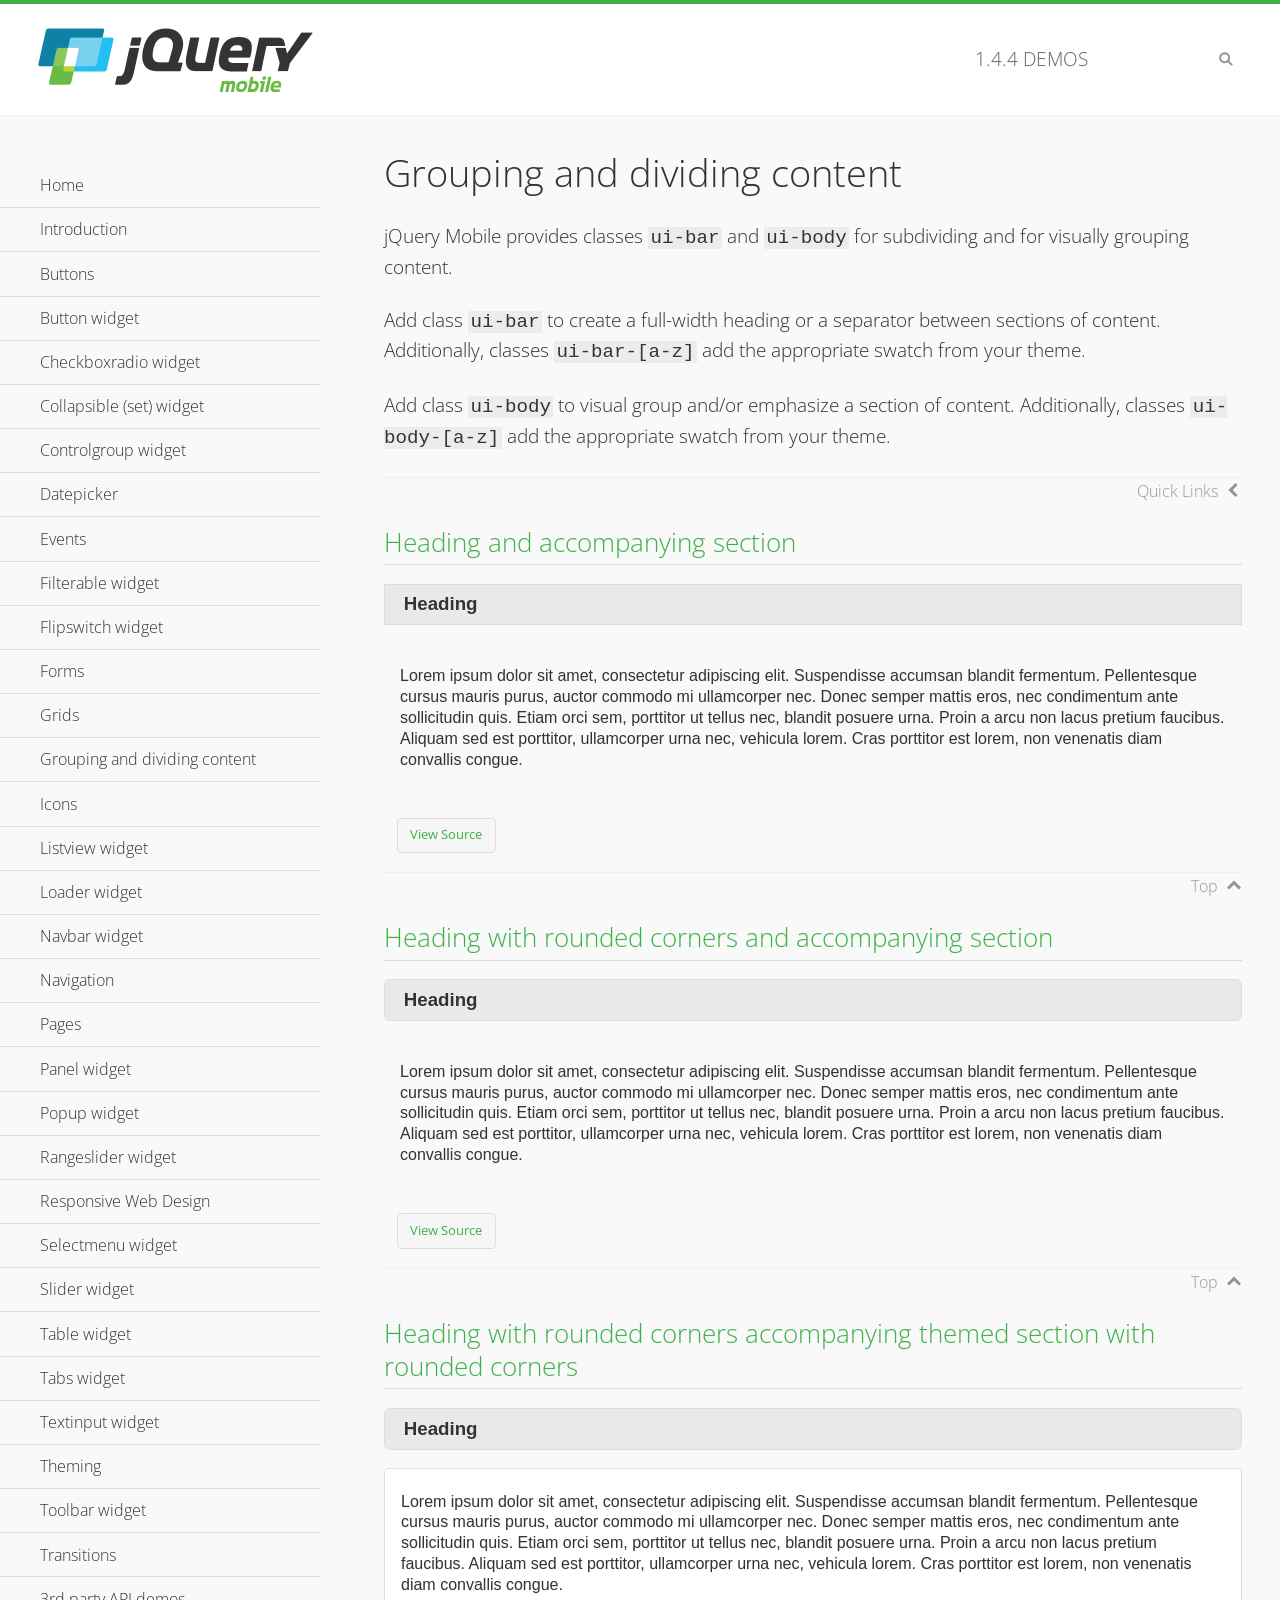
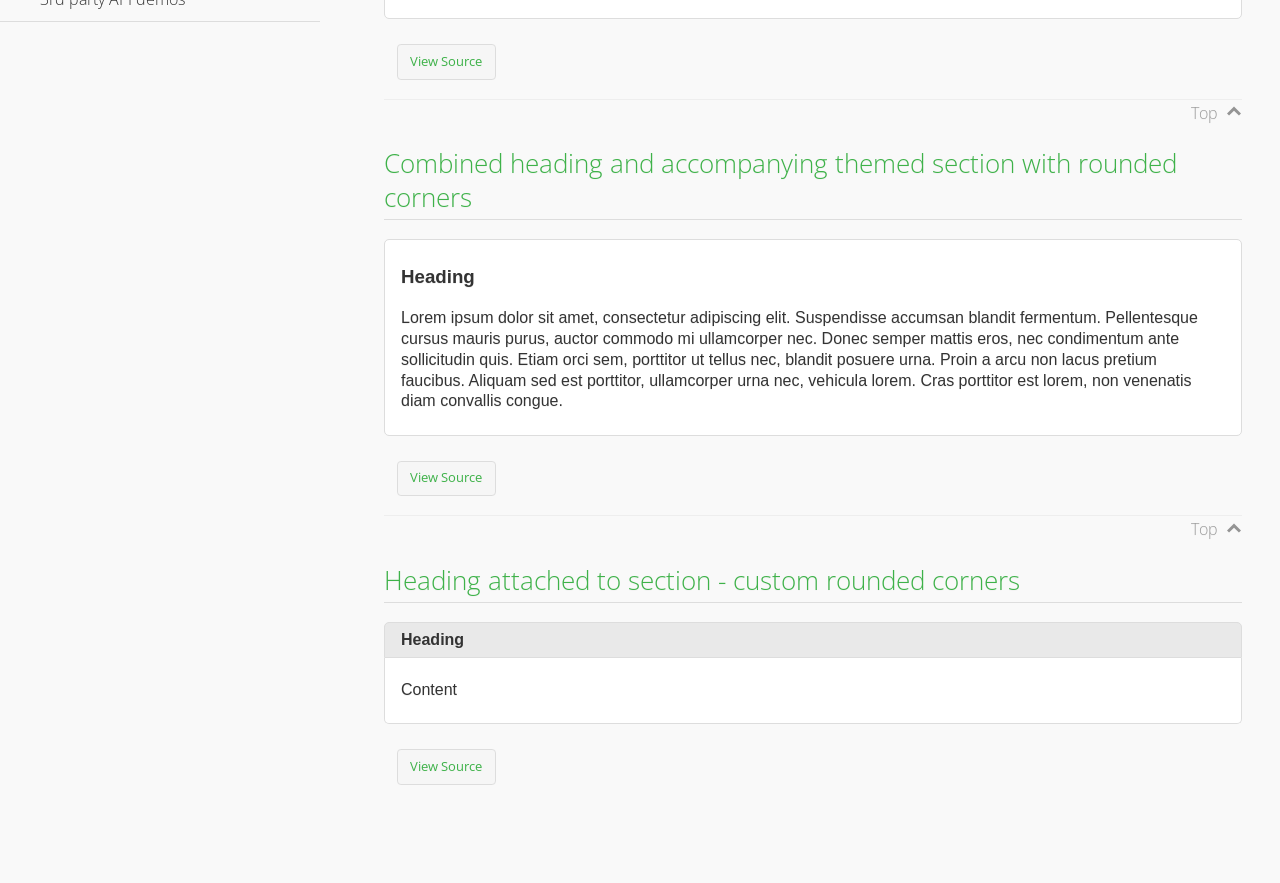
<file: meetingPhone/jquery.mobile-1.4.4/jquery.mobile-1.4.4/demos/body-bar-classes/index.html>
<!DOCTYPE html>
<html>
	<head>
	<meta charset="utf-8">
	<meta name="viewport" content="width=device-width, initial-scale=1">
	<title>Grouping and dividing content - jQuery Mobile Demos</title>
	<link rel="shortcut icon" href="../favicon.ico">
	<link rel="stylesheet" href="http://fonts.googleapis.com/css?family=Open+Sans:300,400,700">
	<link rel="stylesheet" href="../css/themes/default/jquery.mobile-1.4.4.min.css">
	<link rel="stylesheet" href="../_assets/css/jqm-demos.css">
	<script src="../js/jquery.js"></script>
	<script src="../_assets/js/index.js"></script>
	<script src="../js/jquery.mobile-1.4.4.min.js"></script>
  <style id="combined-heading-and-section">
    .custom-corners .ui-bar {
      -webkit-border-top-left-radius: inherit;
      border-top-left-radius: inherit;
      -webkit-border-top-right-radius: inherit;
      border-top-right-radius: inherit;
    }
    .custom-corners .ui-body {
      border-top-width: 0;
      -webkit-border-bottom-left-radius: inherit;
      border-bottom-left-radius: inherit;
      -webkit-border-bottom-right-radius: inherit;
      border-bottom-right-radius: inherit;
    }
  </style>
</head>
<body>
<div data-role="page" class="jqm-demos" data-quicklinks="true">

	<div data-role="header" class="jqm-header">
		<h2><a href="../" title="jQuery Mobile Demos home"><img src="../_assets/img/jquery-logo.png" alt="jQuery Mobile"></a></h2>
		<p><span class="jqm-version"></span> Demos</p>
		<a href="#" class="jqm-navmenu-link ui-btn ui-btn-icon-notext ui-corner-all ui-icon-bars ui-nodisc-icon ui-alt-icon ui-btn-left">Menu</a>
		<a href="#" class="jqm-search-link ui-btn ui-btn-icon-notext ui-corner-all ui-icon-search ui-nodisc-icon ui-alt-icon ui-btn-right">Search</a>
	</div><!-- /header -->

	<div role="main" class="ui-content jqm-content">

		<h1>Grouping and dividing content</h1>

		<p>jQuery Mobile provides classes <code>ui-bar</code> and <code>ui-body</code> for subdividing and for visually grouping content.</p>
		<p>Add class <code>ui-bar</code> to create a full-width heading or a separator between sections of content. Additionally, classes <code>ui-bar-[a-z]</code> add the appropriate swatch from your theme.</p>
		<p>Add class <code>ui-body</code> to visual group and/or emphasize a section of content. Additionally, classes <code>ui-body-[a-z]</code> add the appropriate swatch from your theme.</p>

		<h2>Heading and accompanying section</h2>

		<div data-demo-html="true">
      <h3 class="ui-bar ui-bar-a">Heading</h3>
			<div class="ui-body">
				<p>Lorem ipsum dolor sit amet, consectetur adipiscing elit. Suspendisse accumsan blandit fermentum. Pellentesque cursus mauris purus, auctor commodo mi ullamcorper nec. Donec semper mattis eros, nec condimentum ante sollicitudin quis. Etiam orci sem, porttitor ut tellus nec, blandit posuere urna. Proin a arcu non lacus pretium faucibus. Aliquam sed est porttitor, ullamcorper urna nec, vehicula lorem. Cras porttitor est lorem, non venenatis diam convallis congue.</p>
			</div>
		</div>

		<h2>Heading with rounded corners and accompanying section</h2>

		<div data-demo-html="true">
      <h3 class="ui-bar ui-bar-a ui-corner-all">Heading</h3>
			<div class="ui-body">
				<p>Lorem ipsum dolor sit amet, consectetur adipiscing elit. Suspendisse accumsan blandit fermentum. Pellentesque cursus mauris purus, auctor commodo mi ullamcorper nec. Donec semper mattis eros, nec condimentum ante sollicitudin quis. Etiam orci sem, porttitor ut tellus nec, blandit posuere urna. Proin a arcu non lacus pretium faucibus. Aliquam sed est porttitor, ullamcorper urna nec, vehicula lorem. Cras porttitor est lorem, non venenatis diam convallis congue.</p>
			</div>
		</div>

		<h2>Heading with rounded corners accompanying themed section with rounded corners</h2>

		<div data-demo-html="true">
      <h3 class="ui-bar ui-bar-a ui-corner-all">Heading</h3>
			<div class="ui-body ui-body-a ui-corner-all">
				<p>Lorem ipsum dolor sit amet, consectetur adipiscing elit. Suspendisse accumsan blandit fermentum. Pellentesque cursus mauris purus, auctor commodo mi ullamcorper nec. Donec semper mattis eros, nec condimentum ante sollicitudin quis. Etiam orci sem, porttitor ut tellus nec, blandit posuere urna. Proin a arcu non lacus pretium faucibus. Aliquam sed est porttitor, ullamcorper urna nec, vehicula lorem. Cras porttitor est lorem, non venenatis diam convallis congue.</p>
			</div>
		</div>

		<h2>Combined heading and accompanying themed section with rounded corners</h2>

		<div data-demo-html="true">
			<div class="ui-body ui-body-a ui-corner-all">
	      <h3>Heading</h3>
				<p>Lorem ipsum dolor sit amet, consectetur adipiscing elit. Suspendisse accumsan blandit fermentum. Pellentesque cursus mauris purus, auctor commodo mi ullamcorper nec. Donec semper mattis eros, nec condimentum ante sollicitudin quis. Etiam orci sem, porttitor ut tellus nec, blandit posuere urna. Proin a arcu non lacus pretium faucibus. Aliquam sed est porttitor, ullamcorper urna nec, vehicula lorem. Cras porttitor est lorem, non venenatis diam convallis congue.</p>
			</div>
		</div>

		<h2>Heading attached to section - custom rounded corners</h2>

		<div data-demo-html="true" data-demo-css="#combined-heading-and-section">
      <div class="ui-corner-all custom-corners">
        <div class="ui-bar ui-bar-a">
          <h3>Heading</h3>
        </div>
        <div class="ui-body ui-body-a">
          <p>Content</p>
        </div>
      </div>
		</div>

	</div><!-- /content -->
	    <div data-role="panel" class="jqm-navmenu-panel" data-position="left" data-display="overlay" data-theme="a">
	    	<ul class="jqm-list ui-alt-icon ui-nodisc-icon">
<li data-filtertext="demos homepage" data-icon="home"><a href=".././">Home</a></li>
<li data-filtertext="introduction overview getting started"><a href="../intro/" data-ajax="false">Introduction</a></li>
<li data-filtertext="buttons button markup buttonmarkup method anchor link button element"><a href="../button-markup/" data-ajax="false">Buttons</a></li>
<li data-filtertext="form button widget input button submit reset"><a href="../button/" data-ajax="false">Button widget</a></li>
<li data-role="collapsible" data-enhanced="true" data-collapsed-icon="carat-d" data-expanded-icon="carat-u" data-iconpos="right" data-inset="false" class="ui-collapsible ui-collapsible-themed-content ui-collapsible-collapsed">
	<h3 class="ui-collapsible-heading ui-collapsible-heading-collapsed">
		<a href="#" class="ui-collapsible-heading-toggle ui-btn ui-btn-icon-right ui-btn-inherit ui-icon-carat-d">
		    Checkboxradio widget<span class="ui-collapsible-heading-status"> click to expand contents</span>
		</a>
	</h3>
	<div class="ui-collapsible-content ui-body-inherit ui-collapsible-content-collapsed" aria-hidden="true">
		<ul>
			<li data-filtertext="form checkboxradio widget checkbox input checkboxes controlgroups"><a href="../checkboxradio-checkbox/" data-ajax="false">Checkboxes</a></li>
			<li data-filtertext="form checkboxradio widget radio input radio buttons controlgroups"><a href="../checkboxradio-radio/" data-ajax="false">Radio buttons</a></li>
		</ul>
	</div>
</li>
<li data-role="collapsible" data-enhanced="true" data-collapsed-icon="carat-d" data-expanded-icon="carat-u" data-iconpos="right" data-inset="false" class="ui-collapsible ui-collapsible-themed-content ui-collapsible-collapsed">
	<h3 class="ui-collapsible-heading ui-collapsible-heading-collapsed">
		<a href="#" class="ui-collapsible-heading-toggle ui-btn ui-btn-icon-right ui-btn-inherit ui-icon-carat-d">
			Collapsible (set) widget<span class="ui-collapsible-heading-status"> click to expand contents</span>
		</a>
	</h3>
	<div class="ui-collapsible-content ui-body-inherit ui-collapsible-content-collapsed" aria-hidden="true">
		<ul>
			<li data-filtertext="collapsibles content formatting"><a href="../collapsible/" data-ajax="false">Collapsible</a></li>
			<li data-filtertext="dynamic collapsible set accordion append expand"><a href="../collapsible-dynamic/" data-ajax="false">Dynamic collapsibles</a></li>
			<li data-filtertext="accordions collapsible set widget content formatting grouped collapsibles"><a href="../collapsibleset/" data-ajax="false">Collapsible set</a></li>
		</ul>
	</div>
</li>
<li data-role="collapsible" data-enhanced="true" data-collapsed-icon="carat-d" data-expanded-icon="carat-u" data-iconpos="right" data-inset="false" class="ui-collapsible ui-collapsible-themed-content ui-collapsible-collapsed">
	<h3 class="ui-collapsible-heading ui-collapsible-heading-collapsed">
		<a href="#" class="ui-collapsible-heading-toggle ui-btn ui-btn-icon-right ui-btn-inherit ui-icon-carat-d">
			Controlgroup widget<span class="ui-collapsible-heading-status"> click to expand contents</span>
		</a>
	</h3>
	<div class="ui-collapsible-content ui-body-inherit ui-collapsible-content-collapsed" aria-hidden="true">
		<ul>
			<li data-filtertext="controlgroups selectmenu checkboxradio input grouped buttons horizontal vertical"><a href="../controlgroup/" data-ajax="false">Controlgroup</a></li>
			<li data-filtertext="dynamic controlgroup dynamically add buttons"><a href="../controlgroup-dynamic/" data-ajax="false">Dynamic controlgroups</a></li>
		</ul>
	</div>
</li>
<li data-filtertext="form datepicker widget date input"><a href="../datepicker/" data-ajax="false">Datepicker</a></li>
<li data-role="collapsible" data-enhanced="true" data-collapsed-icon="carat-d" data-expanded-icon="carat-u" data-iconpos="right" data-inset="false" class="ui-collapsible ui-collapsible-themed-content ui-collapsible-collapsed">
	<h3 class="ui-collapsible-heading ui-collapsible-heading-collapsed">
		<a href="#" class="ui-collapsible-heading-toggle ui-btn ui-btn-icon-right ui-btn-inherit ui-icon-carat-d">
			Events<span class="ui-collapsible-heading-status"> click to expand contents</span>
		</a>
	</h3>
	<div class="ui-collapsible-content ui-body-inherit ui-collapsible-content-collapsed" aria-hidden="true">
		<ul>
			<li data-filtertext="swipe to delete list items listviews swipe events"><a href="../swipe-list/" data-ajax="false">Swipe list items</a></li>
			<li data-filtertext="swipe to navigate swipe page navigation swipe events"><a href="../swipe-page/" data-ajax="false">Swipe page navigation</a></li>
		</ul>
	</div>
</li>
<li data-filtertext="filterable filter elements sorting searching listview table"><a href="../filterable/" data-ajax="false">Filterable widget</a></li>
<li data-filtertext="form flipswitch widget flip toggle switch binary select checkbox input"><a href="../flipswitch/" data-ajax="false">Flipswitch widget</a></li>
<li data-role="collapsible" data-enhanced="true" data-collapsed-icon="carat-d" data-expanded-icon="carat-u" data-iconpos="right" data-inset="false" class="ui-collapsible ui-collapsible-themed-content ui-collapsible-collapsed">
	<h3 class="ui-collapsible-heading ui-collapsible-heading-collapsed">
		<a href="#" class="ui-collapsible-heading-toggle ui-btn ui-btn-icon-right ui-btn-inherit ui-icon-carat-d">
			Forms<span class="ui-collapsible-heading-status"> click to expand contents</span>
		</a>
	</h3>
	<div class="ui-collapsible-content ui-body-inherit ui-collapsible-content-collapsed" aria-hidden="true">
		<ul>
			<li data-filtertext="forms text checkbox radio range button submit reset inputs selects textarea slider flipswitch label form elements"><a href="../forms/" data-ajax="false">Forms</a></li>
			<li data-filtertext="form hide labels hidden accessible ui-hidden-accessible forms"><a href="../forms-label-hidden-accessible/" data-ajax="false">Hide labels</a></li>
			<li data-filtertext="form field containers fieldcontain ui-field-contain forms"><a href="../forms-field-contain/" data-ajax="false">Field containers</a></li>
			<li data-filtertext="forms disabled form elements"><a href="../forms-disabled/" data-ajax="false">Forms disabled</a></li>
			<li data-filtertext="forms gallery examples overview forms text checkbox radio range button submit reset inputs selects textarea slider flipswitch label form elements"><a href="../forms-gallery/" data-ajax="false">Forms gallery</a></li>
		</ul>
	</div>
</li>
<li data-role="collapsible" data-enhanced="true" data-collapsed-icon="carat-d" data-expanded-icon="carat-u" data-iconpos="right" data-inset="false" class="ui-collapsible ui-collapsible-themed-content ui-collapsible-collapsed">
	<h3 class="ui-collapsible-heading ui-collapsible-heading-collapsed">
		<a href="#" class="ui-collapsible-heading-toggle ui-btn ui-btn-icon-right ui-btn-inherit ui-icon-carat-d">
			Grids<span class="ui-collapsible-heading-status"> click to expand contents</span>
		</a>
	</h3>
	<div class="ui-collapsible-content ui-body-inherit ui-collapsible-content-collapsed" aria-hidden="true">
		<ul>
			<li data-filtertext="grids columns blocks content formatting rwd responsive css framework"><a href="../grids/" data-ajax="false">Grids</a></li>
			<li data-filtertext="buttons in grids css framework"><a href="../grids-buttons/" data-ajax="false">Buttons in grids</a></li>
			<li data-filtertext="custom responsive grids rwd css framework"><a href="../grids-custom-responsive/" data-ajax="false">Custom responsive grids</a></li>
		</ul>
	</div>
</li>
<li data-filtertext="blocks content formatting sections heading"><a href="../body-bar-classes/" data-ajax="false">Grouping and dividing content</a></li>
<li data-role="collapsible" data-enhanced="true" data-collapsed-icon="carat-d" data-expanded-icon="carat-u" data-iconpos="right" data-inset="false" class="ui-collapsible ui-collapsible-themed-content ui-collapsible-collapsed">
	<h3 class="ui-collapsible-heading ui-collapsible-heading-collapsed">
		<a href="#" class="ui-collapsible-heading-toggle ui-btn ui-btn-icon-right ui-btn-inherit ui-icon-carat-d">
			Icons<span class="ui-collapsible-heading-status"> click to expand contents</span>
		</a>
	</h3>
	<div class="ui-collapsible-content ui-body-inherit ui-collapsible-content-collapsed" aria-hidden="true">
		<ul>
			<li data-filtertext="button icons svg disc alt custom icon position"><a href="../icons/" data-ajax="false">Icons</a></li>
			<li data-filtertext=""><a href="../icons-grunticon/" data-ajax="false">Grunticon loader</a></li>
		</ul>
	</div>
</li>
<li data-role="collapsible" data-enhanced="true" data-collapsed-icon="carat-d" data-expanded-icon="carat-u" data-iconpos="right" data-inset="false" class="ui-collapsible ui-collapsible-themed-content ui-collapsible-collapsed">
	<h3 class="ui-collapsible-heading ui-collapsible-heading-collapsed">
		<a href="#" class="ui-collapsible-heading-toggle ui-btn ui-btn-icon-right ui-btn-inherit ui-icon-carat-d">
			Listview widget<span class="ui-collapsible-heading-status"> click to expand contents</span>
		</a>
	</h3>
	<div class="ui-collapsible-content ui-body-inherit ui-collapsible-content-collapsed" aria-hidden="true">
		<ul>
			<li data-filtertext="listview widget thumbnails icons nested split button collapsible ul ol"><a href="../listview/" data-ajax="false">Listview</a></li>
			<li data-filtertext="autocomplete filterable reveal listview filtertextbeforefilter placeholder"><a href="../listview-autocomplete/" data-ajax="false">Listview autocomplete</a></li>
			<li data-filtertext="autocomplete filterable reveal listview remote data filtertextbeforefilter placeholder"><a href="../listview-autocomplete-remote/" data-ajax="false">Listview autocomplete remote data</a></li>
			<li data-filtertext="autodividers anchor jump scroll linkbars listview lists ul ol"><a href="../listview-autodividers-linkbar/" data-ajax="false">Listview autodividers linkbar</a></li>
			<li data-filtertext="listview autodividers selector autodividersselector lists ul ol"><a href="../listview-autodividers-selector/" data-ajax="false">Listview autodividers selector</a></li>
			<li data-filtertext="listview nested list items"><a href="../listview-nested-lists/" data-ajax="false">Nested Listviews</a></li>
			<li data-filtertext="listview collapsible list items flat"><a href="../listview-collapsible-item-flat/" data-ajax="false">Listview collapsible list items (flat)</a></li>
			<li data-filtertext="listview collapsible list indented"><a href="../listview-collapsible-item-indented/" data-ajax="false">Listview collapsible list items (indented)</a></li>
			<li data-filtertext="grid listview responsive grids responsive listviews lists ul"><a href="../listview-grid/" data-ajax="false">Listview responsive grid</a></li>
		</ul>
	</div>
</li>
<li data-filtertext="loader widget page loading navigation overlay spinner"><a href="../loader/" data-ajax="false">Loader widget</a></li>
<li data-filtertext="navbar widget navmenu toolbars header footer"><a href="../navbar/" data-ajax="false">Navbar widget</a></li>
<li data-role="collapsible" data-enhanced="true" data-collapsed-icon="carat-d" data-expanded-icon="carat-u" data-iconpos="right" data-inset="false" class="ui-collapsible ui-collapsible-themed-content ui-collapsible-collapsed">
	<h3 class="ui-collapsible-heading ui-collapsible-heading-collapsed">
		<a href="#" class="ui-collapsible-heading-toggle ui-btn ui-btn-icon-right ui-btn-inherit ui-icon-carat-d">
			Navigation<span class="ui-collapsible-heading-status"> click to expand contents</span>
		</a>
	</h3>
	<div class="ui-collapsible-content ui-body-inherit ui-collapsible-content-collapsed" aria-hidden="true">
		<ul>
			<li data-filtertext="ajax navigation navigate widget history event method"><a href="../navigation/" data-ajax="false">Navigation</a></li>
			<li data-filtertext="linking pages page links navigation ajax prefetch cache"><a href="../navigation-linking-pages/" data-ajax="false">Linking pages</a></li>
			<!-- <li data-filtertext="php redirect server redirection server-side navigation"><a href="../navigation-php-redirect/" data-ajax="false">PHP redirect demo</a></li>-->
			<li data-filtertext="navigation redirection hash query"><a href="../navigation-hash-processing/" data-ajax="false">Hash processing demo</a></li>
			<li data-filtertext="navigation redirection hash query"><a href="../page-events/" data-ajax="false">Page Navigation Events</a></li>
		</ul>
	</div>
</li>
<li data-role="collapsible" data-enhanced="true" data-collapsed-icon="carat-d" data-expanded-icon="carat-u" data-iconpos="right" data-inset="false" class="ui-collapsible ui-collapsible-themed-content ui-collapsible-collapsed">
	<h3 class="ui-collapsible-heading ui-collapsible-heading-collapsed">
		<a href="#" class="ui-collapsible-heading-toggle ui-btn ui-btn-icon-right ui-btn-inherit ui-icon-carat-d">
			Pages<span class="ui-collapsible-heading-status"> click to expand contents</span>
		</a>
	</h3>
	<div class="ui-collapsible-content ui-body-inherit ui-collapsible-content-collapsed" aria-hidden="true">
		<ul>
			<li data-filtertext="pages page widget ajax navigation"><a href="../pages/" data-ajax="false">Pages</a></li>
			<li data-filtertext="single page"><a href="../pages-single-page/" data-ajax="false">Single page</a></li>
			<li data-filtertext="multipage multi-page page"><a href="../pages-multi-page/" data-ajax="false">Multi-page template</a></li>
			<li data-filtertext="dialog page widget modal popup"><a href="../pages-dialog/" data-ajax="false">Dialog page</a></li>
		</ul>
	</div>
</li>
<li data-role="collapsible" data-enhanced="true" data-collapsed-icon="carat-d" data-expanded-icon="carat-u" data-iconpos="right" data-inset="false" class="ui-collapsible ui-collapsible-themed-content ui-collapsible-collapsed">
	<h3 class="ui-collapsible-heading ui-collapsible-heading-collapsed">
		<a href="#" class="ui-collapsible-heading-toggle ui-btn ui-btn-icon-right ui-btn-inherit ui-icon-carat-d">
			Panel widget<span class="ui-collapsible-heading-status"> click to expand contents</span>
		</a>
	</h3>
	<div class="ui-collapsible-content ui-body-inherit ui-collapsible-content-collapsed" aria-hidden="true">
		<ul>
			<li data-filtertext="panel widget sliding panels reveal push overlay responsive"><a href="../panel/" data-ajax="false">Panel</a></li>
			<li data-filtertext=""><a href="../panel-external/" data-ajax="false">External panels</a></li>
			<li data-filtertext="panel "><a href="../panel-fixed/" data-ajax="false">Fixed panels</a></li>
			<li data-filtertext="panel slide panels sliding panels shadow rwd responsive breakpoint"><a href="../panel-responsive/" data-ajax="false">Panels responsive</a></li>
			<li data-filtertext="panel custom style custom panel width reveal shadow listview panel styling page background wrapper"><a href="../panel-styling/" data-ajax="false">Custom panel style</a></li>
			<li data-filtertext="panel open on swipe"><a href="../panel-swipe-open/" data-ajax="false">Panel open on swipe</a></li>
			<li data-filtertext="panels outside page internal external toolbars"><a href="../panel-external-internal/" data-ajax="false">Panel external and internal</a></li>
		</ul>
	</div>
</li>
<li data-role="collapsible" data-enhanced="true" data-collapsed-icon="carat-d" data-expanded-icon="carat-u" data-iconpos="right" data-inset="false" class="ui-collapsible ui-collapsible-themed-content ui-collapsible-collapsed">
	<h3 class="ui-collapsible-heading ui-collapsible-heading-collapsed">
		<a href="#" class="ui-collapsible-heading-toggle ui-btn ui-btn-icon-right ui-btn-inherit ui-icon-carat-d">
			Popup widget<span class="ui-collapsible-heading-status"> click to expand contents</span>
		</a>
	</h3>
	<div class="ui-collapsible-content ui-body-inherit ui-collapsible-content-collapsed" aria-hidden="true">
		<ul>
			<li data-filtertext="popup widget popups dialog modal transition tooltip lightbox form overlay screen flip pop fade transition"><a href="../popup/" data-ajax="false">Popup</a></li>
			<li data-filtertext="popup alignment position"><a href="../popup-alignment/" data-ajax="false">Popup alignment</a></li>
			<li data-filtertext="popup arrow size popups popover"><a href="../popup-arrow-size/" data-ajax="false">Popup arrow size</a></li>
			<li data-filtertext="dynamic popups popup images lightbox"><a href="../popup-dynamic/" data-ajax="false">Dynamic popups</a></li>
			<li data-filtertext="popups with iframes scaling"><a href="../popup-iframe/" data-ajax="false">Popups with iframes</a></li>
			<li data-filtertext="popup image scaling"><a href="../popup-image-scaling/" data-ajax="false">Popup image scaling</a></li>
			<li data-filtertext="external popup outside multi-page"><a href="../popup-outside-multipage/" data-ajax="false">Popup outside multi-page</a></li>
		</ul>
	</div>
</li>
<li data-filtertext="form rangeslider widget dual sliders dual handle sliders range input"><a href="../rangeslider/" data-ajax="false">Rangeslider widget</a></li>
<li data-filtertext="responsive web design rwd adaptive progressive enhancement PE accessible mobile breakpoints media query media queries"><a href="../rwd/" data-ajax="false">Responsive Web Design</a></li>
<li data-role="collapsible" data-enhanced="true" data-collapsed-icon="carat-d" data-expanded-icon="carat-u" data-iconpos="right" data-inset="false" class="ui-collapsible ui-collapsible-themed-content ui-collapsible-collapsed">
	<h3 class="ui-collapsible-heading ui-collapsible-heading-collapsed">
		<a href="#" class="ui-collapsible-heading-toggle ui-btn ui-btn-icon-right ui-btn-inherit ui-icon-carat-d">
			Selectmenu widget<span class="ui-collapsible-heading-status"> click to expand contents</span>
		</a>
	</h3>
	<div class="ui-collapsible-content ui-body-inherit ui-collapsible-content-collapsed" aria-hidden="true">
		<ul>
			<li data-filtertext="form selectmenu widget select input custom select menu selects"><a href="../selectmenu/" data-ajax="false">Selectmenu</a></li>
			<li data-filtertext="form custom select menu selectmenu widget custom menu option optgroup multiple selects"><a href="../selectmenu-custom/" data-ajax="false">Custom select menu</a></li>
			<li data-filtertext="filterable select filter popup dialog"><a href="../selectmenu-custom-filter/" data-ajax="false">Custom select menu with filter</a></li>
		</ul>
	</div>
</li>
<li data-role="collapsible" data-enhanced="true" data-collapsed-icon="carat-d" data-expanded-icon="carat-u" data-iconpos="right" data-inset="false" class="ui-collapsible ui-collapsible-themed-content ui-collapsible-collapsed">
	<h3 class="ui-collapsible-heading ui-collapsible-heading-collapsed">
		<a href="#" class="ui-collapsible-heading-toggle ui-btn ui-btn-icon-right ui-btn-inherit ui-icon-carat-d">
			Slider widget<span class="ui-collapsible-heading-status"> click to expand contents</span>
		</a>
	</h3>
	<div class="ui-collapsible-content ui-body-inherit ui-collapsible-content-collapsed" aria-hidden="true">
		<ul>
			<li data-filtertext="form slider widget range input single sliders"><a href="../slider/" data-ajax="false">Slider</a></li>
			<li data-filtertext="form slider widget flipswitch slider binary select flip toggle switch"><a href="../slider-flipswitch/" data-ajax="false">Slider flip toggle switch</a></li>
			<li data-filtertext="form slider tooltip handle value input range sliders"><a href="../slider-tooltip/" data-ajax="false">Slider tooltip</a></li>
		</ul>
	</div>
</li>
<li data-role="collapsible" data-enhanced="true" data-collapsed-icon="carat-d" data-expanded-icon="carat-u" data-iconpos="right" data-inset="false" class="ui-collapsible ui-collapsible-themed-content ui-collapsible-collapsed">
	<h3 class="ui-collapsible-heading ui-collapsible-heading-collapsed">
		<a href="#" class="ui-collapsible-heading-toggle ui-btn ui-btn-icon-right ui-btn-inherit ui-icon-carat-d">
			Table widget<span class="ui-collapsible-heading-status"> click to expand contents</span>
		</a>
	</h3>
	<div class="ui-collapsible-content ui-body-inherit ui-collapsible-content-collapsed" aria-hidden="true">
		<ul>
			<li data-filtertext="table widget reflow column toggle th td responsive tables rwd hide show tabular"><a href="../table-column-toggle/" data-ajax="false">Table Column Toggle</a></li>
			<li data-filtertext="table column toggle phone comparison demo"><a href="../table-column-toggle-example/" data-ajax="false">Table Column Toggle demo</a></li>
			<li data-filtertext="responsive tables table column toggle heading groups rwd breakpoint"><a href="../table-column-toggle-heading-groups/" data-ajax="false">Table Column Toggle heading groups</a></li>
			<li data-filtertext="responsive tables table column toggle hide rwd breakpoint customization options"><a href="../table-column-toggle-options/" data-ajax="false">Table Column Toggle options</a></li>
			<li data-filtertext="table reflow th td responsive rwd columns tabular"><a href="../table-reflow/" data-ajax="false">Table Reflow</a></li>
			<li data-filtertext="responsive tables table reflow heading groups rwd breakpoint"><a href="../table-reflow-heading-groups/" data-ajax="false">Table Reflow heading groups</a></li>
			<li data-filtertext="responsive tables table reflow stripes strokes table style"><a href="../table-reflow-stripes-strokes/" data-ajax="false">Table Reflow stripes and strokes</a></li>
			<li data-filtertext="responsive tables table reflow stack custom styles"><a href="../table-reflow-styling/" data-ajax="false">Table Reflow custom styles</a></li>
		</ul>
	</div>
</li>
<li data-filtertext="ui tabs widget"><a href="../tabs/" data-ajax="false">Tabs widget</a></li>
<li data-filtertext="form textinput widget text input textarea number date time tel email file color password"><a href="../textinput/" data-ajax="false">Textinput widget</a></li>
<li data-role="collapsible" data-enhanced="true" data-collapsed-icon="carat-d" data-expanded-icon="carat-u" data-iconpos="right" data-inset="false" class="ui-collapsible ui-collapsible-themed-content ui-collapsible-collapsed">
	<h3 class="ui-collapsible-heading ui-collapsible-heading-collapsed">
		<a href="#" class="ui-collapsible-heading-toggle ui-btn ui-btn-icon-right ui-btn-inherit ui-icon-carat-d">
			Theming<span class="ui-collapsible-heading-status"> click to expand contents</span>
		</a>
	</h3>
	<div class="ui-collapsible-content ui-body-inherit ui-collapsible-content-collapsed" aria-hidden="true">
		<ul>
			<li data-filtertext="default theme swatches theming style css"><a href="../theme-default/" data-ajax="false">Default theme</a></li>
			<li data-filtertext="classic theme old theme swatches theming style css"><a href="../theme-classic/" data-ajax="false">Classic theme</a></li>
		</ul>
	</div>
</li>
<li data-role="collapsible" data-enhanced="true" data-collapsed-icon="carat-d" data-expanded-icon="carat-u" data-iconpos="right" data-inset="false" class="ui-collapsible ui-collapsible-themed-content ui-collapsible-collapsed">
	<h3 class="ui-collapsible-heading ui-collapsible-heading-collapsed">
		<a href="#" class="ui-collapsible-heading-toggle ui-btn ui-btn-icon-right ui-btn-inherit ui-icon-carat-d">
			Toolbar widget<span class="ui-collapsible-heading-status"> click to expand contents</span>
		</a>
	</h3>
	<div class="ui-collapsible-content ui-body-inherit ui-collapsible-content-collapsed" aria-hidden="true">
		<ul>
			<li data-filtertext="toolbar widget header footer toolbars fixed fullscreen external sections"><a href="../toolbar/" data-ajax="false">Toolbar</a></li>
			<li data-filtertext="dynamic toolbars dynamically add toolbar header footer"><a href="../toolbar-dynamic/" data-ajax="false">Dynamic toolbars</a></li>
			<li data-filtertext="external toolbars header footer"><a href="../toolbar-external/" data-ajax="false">External toolbars</a></li>
			<li data-filtertext="fixed toolbars header footer"><a href="../toolbar-fixed/" data-ajax="false">Fixed toolbars</a></li>
			<li data-filtertext="fixed fullscreen toolbars header footer"><a href="../toolbar-fixed-fullscreen/" data-ajax="false">Fullscreen toolbars</a></li>
			<li data-filtertext="external fixed toolbars header footer"><a href="../toolbar-fixed-external/" data-ajax="false">Fixed external toolbars</a></li>
			<li data-filtertext="external persistent toolbars header footer navbar navmenu"><a href="../toolbar-fixed-persistent/" data-ajax="false">Persistent toolbars</a></li>
			<li data-filtertext="external ajax optimized toolbars persistent toolbars header footer navbar"><a href="../toolbar-fixed-persistent-optimized/" data-ajax="false">Ajax optimized toolbars</a></li>
			<li data-filtertext="form in toolbars header footer"><a href="../toolbar-fixed-forms/" data-ajax="false">Form in toolbar</a></li>
		</ul>
	</div>
</li>
<li data-filtertext="page transitions animated pages popup navigation flip slide fade pop"><a href="../transitions/" data-ajax="false">Transitions</a></li>
<li data-role="collapsible" data-enhanced="true" data-collapsed-icon="carat-d" data-expanded-icon="carat-u" data-iconpos="right" data-inset="false" class="ui-collapsible ui-collapsible-themed-content ui-collapsible-collapsed">
	<h3 class="ui-collapsible-heading ui-collapsible-heading-collapsed">
		<a href="#" class="ui-collapsible-heading-toggle ui-btn ui-btn-icon-right ui-btn-inherit ui-icon-carat-d">
			3rd party API demos<span class="ui-collapsible-heading-status"> click to expand contents</span>
		</a>
	</h3>
	<div class="ui-collapsible-content ui-body-inherit ui-collapsible-content-collapsed" aria-hidden="true">
		<ul>
			<li data-filtertext="backbone requirejs navigation router"><a href="../backbone-requirejs/" data-ajax="false">Backbone RequireJS</a></li>
			<li data-filtertext="google maps geolocation demo"><a href="../map-geolocation/" data-ajax="false">Google Maps geolocation</a></li>
			<li data-filtertext="google maps hybrid"><a href="../map-list-toggle/" data-ajax="false">Google Maps list toggle</a></li>
		</ul>
	</div>
</li>



		     </ul>
		</div><!-- /panel -->


	<div data-role="footer" data-position="fixed" data-tap-toggle="false" class="jqm-footer">
		<p>jQuery Mobile Demos version <span class="jqm-version"></span></p>
		<p>Copyright 2014 The jQuery Foundation</p>
	</div><!-- /footer -->
	<!-- TODO: This should become an external panel so we can add input to markup (unique ID) -->
    <div data-role="panel" class="jqm-search-panel" data-position="right" data-display="overlay" data-theme="a">
		<div class="jqm-search">
			<ul class="jqm-list" data-filter-placeholder="Search demos..." data-filter-reveal="true">
<li data-filtertext="demos homepage" data-icon="home"><a href=".././">Home</a></li>
<li data-filtertext="introduction overview getting started"><a href="../intro/" data-ajax="false">Introduction</a></li>
<li data-filtertext="buttons button markup buttonmarkup method anchor link button element"><a href="../button-markup/" data-ajax="false">Buttons</a></li>
<li data-filtertext="form button widget input button submit reset"><a href="../button/" data-ajax="false">Button widget</a></li>
<li data-role="collapsible" data-enhanced="true" data-collapsed-icon="carat-d" data-expanded-icon="carat-u" data-iconpos="right" data-inset="false" class="ui-collapsible ui-collapsible-themed-content ui-collapsible-collapsed">
	<h3 class="ui-collapsible-heading ui-collapsible-heading-collapsed">
		<a href="#" class="ui-collapsible-heading-toggle ui-btn ui-btn-icon-right ui-btn-inherit ui-icon-carat-d">
		    Checkboxradio widget<span class="ui-collapsible-heading-status"> click to expand contents</span>
		</a>
	</h3>
	<div class="ui-collapsible-content ui-body-inherit ui-collapsible-content-collapsed" aria-hidden="true">
		<ul>
			<li data-filtertext="form checkboxradio widget checkbox input checkboxes controlgroups"><a href="../checkboxradio-checkbox/" data-ajax="false">Checkboxes</a></li>
			<li data-filtertext="form checkboxradio widget radio input radio buttons controlgroups"><a href="../checkboxradio-radio/" data-ajax="false">Radio buttons</a></li>
		</ul>
	</div>
</li>
<li data-role="collapsible" data-enhanced="true" data-collapsed-icon="carat-d" data-expanded-icon="carat-u" data-iconpos="right" data-inset="false" class="ui-collapsible ui-collapsible-themed-content ui-collapsible-collapsed">
	<h3 class="ui-collapsible-heading ui-collapsible-heading-collapsed">
		<a href="#" class="ui-collapsible-heading-toggle ui-btn ui-btn-icon-right ui-btn-inherit ui-icon-carat-d">
			Collapsible (set) widget<span class="ui-collapsible-heading-status"> click to expand contents</span>
		</a>
	</h3>
	<div class="ui-collapsible-content ui-body-inherit ui-collapsible-content-collapsed" aria-hidden="true">
		<ul>
			<li data-filtertext="collapsibles content formatting"><a href="../collapsible/" data-ajax="false">Collapsible</a></li>
			<li data-filtertext="dynamic collapsible set accordion append expand"><a href="../collapsible-dynamic/" data-ajax="false">Dynamic collapsibles</a></li>
			<li data-filtertext="accordions collapsible set widget content formatting grouped collapsibles"><a href="../collapsibleset/" data-ajax="false">Collapsible set</a></li>
		</ul>
	</div>
</li>
<li data-role="collapsible" data-enhanced="true" data-collapsed-icon="carat-d" data-expanded-icon="carat-u" data-iconpos="right" data-inset="false" class="ui-collapsible ui-collapsible-themed-content ui-collapsible-collapsed">
	<h3 class="ui-collapsible-heading ui-collapsible-heading-collapsed">
		<a href="#" class="ui-collapsible-heading-toggle ui-btn ui-btn-icon-right ui-btn-inherit ui-icon-carat-d">
			Controlgroup widget<span class="ui-collapsible-heading-status"> click to expand contents</span>
		</a>
	</h3>
	<div class="ui-collapsible-content ui-body-inherit ui-collapsible-content-collapsed" aria-hidden="true">
		<ul>
			<li data-filtertext="controlgroups selectmenu checkboxradio input grouped buttons horizontal vertical"><a href="../controlgroup/" data-ajax="false">Controlgroup</a></li>
			<li data-filtertext="dynamic controlgroup dynamically add buttons"><a href="../controlgroup-dynamic/" data-ajax="false">Dynamic controlgroups</a></li>
		</ul>
	</div>
</li>
<li data-filtertext="form datepicker widget date input"><a href="../datepicker/" data-ajax="false">Datepicker</a></li>
<li data-role="collapsible" data-enhanced="true" data-collapsed-icon="carat-d" data-expanded-icon="carat-u" data-iconpos="right" data-inset="false" class="ui-collapsible ui-collapsible-themed-content ui-collapsible-collapsed">
	<h3 class="ui-collapsible-heading ui-collapsible-heading-collapsed">
		<a href="#" class="ui-collapsible-heading-toggle ui-btn ui-btn-icon-right ui-btn-inherit ui-icon-carat-d">
			Events<span class="ui-collapsible-heading-status"> click to expand contents</span>
		</a>
	</h3>
	<div class="ui-collapsible-content ui-body-inherit ui-collapsible-content-collapsed" aria-hidden="true">
		<ul>
			<li data-filtertext="swipe to delete list items listviews swipe events"><a href="../swipe-list/" data-ajax="false">Swipe list items</a></li>
			<li data-filtertext="swipe to navigate swipe page navigation swipe events"><a href="../swipe-page/" data-ajax="false">Swipe page navigation</a></li>
		</ul>
	</div>
</li>
<li data-filtertext="filterable filter elements sorting searching listview table"><a href="../filterable/" data-ajax="false">Filterable widget</a></li>
<li data-filtertext="form flipswitch widget flip toggle switch binary select checkbox input"><a href="../flipswitch/" data-ajax="false">Flipswitch widget</a></li>
<li data-role="collapsible" data-enhanced="true" data-collapsed-icon="carat-d" data-expanded-icon="carat-u" data-iconpos="right" data-inset="false" class="ui-collapsible ui-collapsible-themed-content ui-collapsible-collapsed">
	<h3 class="ui-collapsible-heading ui-collapsible-heading-collapsed">
		<a href="#" class="ui-collapsible-heading-toggle ui-btn ui-btn-icon-right ui-btn-inherit ui-icon-carat-d">
			Forms<span class="ui-collapsible-heading-status"> click to expand contents</span>
		</a>
	</h3>
	<div class="ui-collapsible-content ui-body-inherit ui-collapsible-content-collapsed" aria-hidden="true">
		<ul>
			<li data-filtertext="forms text checkbox radio range button submit reset inputs selects textarea slider flipswitch label form elements"><a href="../forms/" data-ajax="false">Forms</a></li>
			<li data-filtertext="form hide labels hidden accessible ui-hidden-accessible forms"><a href="../forms-label-hidden-accessible/" data-ajax="false">Hide labels</a></li>
			<li data-filtertext="form field containers fieldcontain ui-field-contain forms"><a href="../forms-field-contain/" data-ajax="false">Field containers</a></li>
			<li data-filtertext="forms disabled form elements"><a href="../forms-disabled/" data-ajax="false">Forms disabled</a></li>
			<li data-filtertext="forms gallery examples overview forms text checkbox radio range button submit reset inputs selects textarea slider flipswitch label form elements"><a href="../forms-gallery/" data-ajax="false">Forms gallery</a></li>
		</ul>
	</div>
</li>
<li data-role="collapsible" data-enhanced="true" data-collapsed-icon="carat-d" data-expanded-icon="carat-u" data-iconpos="right" data-inset="false" class="ui-collapsible ui-collapsible-themed-content ui-collapsible-collapsed">
	<h3 class="ui-collapsible-heading ui-collapsible-heading-collapsed">
		<a href="#" class="ui-collapsible-heading-toggle ui-btn ui-btn-icon-right ui-btn-inherit ui-icon-carat-d">
			Grids<span class="ui-collapsible-heading-status"> click to expand contents</span>
		</a>
	</h3>
	<div class="ui-collapsible-content ui-body-inherit ui-collapsible-content-collapsed" aria-hidden="true">
		<ul>
			<li data-filtertext="grids columns blocks content formatting rwd responsive css framework"><a href="../grids/" data-ajax="false">Grids</a></li>
			<li data-filtertext="buttons in grids css framework"><a href="../grids-buttons/" data-ajax="false">Buttons in grids</a></li>
			<li data-filtertext="custom responsive grids rwd css framework"><a href="../grids-custom-responsive/" data-ajax="false">Custom responsive grids</a></li>
		</ul>
	</div>
</li>
<li data-filtertext="blocks content formatting sections heading"><a href="../body-bar-classes/" data-ajax="false">Grouping and dividing content</a></li>
<li data-role="collapsible" data-enhanced="true" data-collapsed-icon="carat-d" data-expanded-icon="carat-u" data-iconpos="right" data-inset="false" class="ui-collapsible ui-collapsible-themed-content ui-collapsible-collapsed">
	<h3 class="ui-collapsible-heading ui-collapsible-heading-collapsed">
		<a href="#" class="ui-collapsible-heading-toggle ui-btn ui-btn-icon-right ui-btn-inherit ui-icon-carat-d">
			Icons<span class="ui-collapsible-heading-status"> click to expand contents</span>
		</a>
	</h3>
	<div class="ui-collapsible-content ui-body-inherit ui-collapsible-content-collapsed" aria-hidden="true">
		<ul>
			<li data-filtertext="button icons svg disc alt custom icon position"><a href="../icons/" data-ajax="false">Icons</a></li>
			<li data-filtertext=""><a href="../icons-grunticon/" data-ajax="false">Grunticon loader</a></li>
		</ul>
	</div>
</li>
<li data-role="collapsible" data-enhanced="true" data-collapsed-icon="carat-d" data-expanded-icon="carat-u" data-iconpos="right" data-inset="false" class="ui-collapsible ui-collapsible-themed-content ui-collapsible-collapsed">
	<h3 class="ui-collapsible-heading ui-collapsible-heading-collapsed">
		<a href="#" class="ui-collapsible-heading-toggle ui-btn ui-btn-icon-right ui-btn-inherit ui-icon-carat-d">
			Listview widget<span class="ui-collapsible-heading-status"> click to expand contents</span>
		</a>
	</h3>
	<div class="ui-collapsible-content ui-body-inherit ui-collapsible-content-collapsed" aria-hidden="true">
		<ul>
			<li data-filtertext="listview widget thumbnails icons nested split button collapsible ul ol"><a href="../listview/" data-ajax="false">Listview</a></li>
			<li data-filtertext="autocomplete filterable reveal listview filtertextbeforefilter placeholder"><a href="../listview-autocomplete/" data-ajax="false">Listview autocomplete</a></li>
			<li data-filtertext="autocomplete filterable reveal listview remote data filtertextbeforefilter placeholder"><a href="../listview-autocomplete-remote/" data-ajax="false">Listview autocomplete remote data</a></li>
			<li data-filtertext="autodividers anchor jump scroll linkbars listview lists ul ol"><a href="../listview-autodividers-linkbar/" data-ajax="false">Listview autodividers linkbar</a></li>
			<li data-filtertext="listview autodividers selector autodividersselector lists ul ol"><a href="../listview-autodividers-selector/" data-ajax="false">Listview autodividers selector</a></li>
			<li data-filtertext="listview nested list items"><a href="../listview-nested-lists/" data-ajax="false">Nested Listviews</a></li>
			<li data-filtertext="listview collapsible list items flat"><a href="../listview-collapsible-item-flat/" data-ajax="false">Listview collapsible list items (flat)</a></li>
			<li data-filtertext="listview collapsible list indented"><a href="../listview-collapsible-item-indented/" data-ajax="false">Listview collapsible list items (indented)</a></li>
			<li data-filtertext="grid listview responsive grids responsive listviews lists ul"><a href="../listview-grid/" data-ajax="false">Listview responsive grid</a></li>
		</ul>
	</div>
</li>
<li data-filtertext="loader widget page loading navigation overlay spinner"><a href="../loader/" data-ajax="false">Loader widget</a></li>
<li data-filtertext="navbar widget navmenu toolbars header footer"><a href="../navbar/" data-ajax="false">Navbar widget</a></li>
<li data-role="collapsible" data-enhanced="true" data-collapsed-icon="carat-d" data-expanded-icon="carat-u" data-iconpos="right" data-inset="false" class="ui-collapsible ui-collapsible-themed-content ui-collapsible-collapsed">
	<h3 class="ui-collapsible-heading ui-collapsible-heading-collapsed">
		<a href="#" class="ui-collapsible-heading-toggle ui-btn ui-btn-icon-right ui-btn-inherit ui-icon-carat-d">
			Navigation<span class="ui-collapsible-heading-status"> click to expand contents</span>
		</a>
	</h3>
	<div class="ui-collapsible-content ui-body-inherit ui-collapsible-content-collapsed" aria-hidden="true">
		<ul>
			<li data-filtertext="ajax navigation navigate widget history event method"><a href="../navigation/" data-ajax="false">Navigation</a></li>
			<li data-filtertext="linking pages page links navigation ajax prefetch cache"><a href="../navigation-linking-pages/" data-ajax="false">Linking pages</a></li>
			<!-- <li data-filtertext="php redirect server redirection server-side navigation"><a href="../navigation-php-redirect/" data-ajax="false">PHP redirect demo</a></li>-->
			<li data-filtertext="navigation redirection hash query"><a href="../navigation-hash-processing/" data-ajax="false">Hash processing demo</a></li>
			<li data-filtertext="navigation redirection hash query"><a href="../page-events/" data-ajax="false">Page Navigation Events</a></li>
		</ul>
	</div>
</li>
<li data-role="collapsible" data-enhanced="true" data-collapsed-icon="carat-d" data-expanded-icon="carat-u" data-iconpos="right" data-inset="false" class="ui-collapsible ui-collapsible-themed-content ui-collapsible-collapsed">
	<h3 class="ui-collapsible-heading ui-collapsible-heading-collapsed">
		<a href="#" class="ui-collapsible-heading-toggle ui-btn ui-btn-icon-right ui-btn-inherit ui-icon-carat-d">
			Pages<span class="ui-collapsible-heading-status"> click to expand contents</span>
		</a>
	</h3>
	<div class="ui-collapsible-content ui-body-inherit ui-collapsible-content-collapsed" aria-hidden="true">
		<ul>
			<li data-filtertext="pages page widget ajax navigation"><a href="../pages/" data-ajax="false">Pages</a></li>
			<li data-filtertext="single page"><a href="../pages-single-page/" data-ajax="false">Single page</a></li>
			<li data-filtertext="multipage multi-page page"><a href="../pages-multi-page/" data-ajax="false">Multi-page template</a></li>
			<li data-filtertext="dialog page widget modal popup"><a href="../pages-dialog/" data-ajax="false">Dialog page</a></li>
		</ul>
	</div>
</li>
<li data-role="collapsible" data-enhanced="true" data-collapsed-icon="carat-d" data-expanded-icon="carat-u" data-iconpos="right" data-inset="false" class="ui-collapsible ui-collapsible-themed-content ui-collapsible-collapsed">
	<h3 class="ui-collapsible-heading ui-collapsible-heading-collapsed">
		<a href="#" class="ui-collapsible-heading-toggle ui-btn ui-btn-icon-right ui-btn-inherit ui-icon-carat-d">
			Panel widget<span class="ui-collapsible-heading-status"> click to expand contents</span>
		</a>
	</h3>
	<div class="ui-collapsible-content ui-body-inherit ui-collapsible-content-collapsed" aria-hidden="true">
		<ul>
			<li data-filtertext="panel widget sliding panels reveal push overlay responsive"><a href="../panel/" data-ajax="false">Panel</a></li>
			<li data-filtertext=""><a href="../panel-external/" data-ajax="false">External panels</a></li>
			<li data-filtertext="panel "><a href="../panel-fixed/" data-ajax="false">Fixed panels</a></li>
			<li data-filtertext="panel slide panels sliding panels shadow rwd responsive breakpoint"><a href="../panel-responsive/" data-ajax="false">Panels responsive</a></li>
			<li data-filtertext="panel custom style custom panel width reveal shadow listview panel styling page background wrapper"><a href="../panel-styling/" data-ajax="false">Custom panel style</a></li>
			<li data-filtertext="panel open on swipe"><a href="../panel-swipe-open/" data-ajax="false">Panel open on swipe</a></li>
			<li data-filtertext="panels outside page internal external toolbars"><a href="../panel-external-internal/" data-ajax="false">Panel external and internal</a></li>
		</ul>
	</div>
</li>
<li data-role="collapsible" data-enhanced="true" data-collapsed-icon="carat-d" data-expanded-icon="carat-u" data-iconpos="right" data-inset="false" class="ui-collapsible ui-collapsible-themed-content ui-collapsible-collapsed">
	<h3 class="ui-collapsible-heading ui-collapsible-heading-collapsed">
		<a href="#" class="ui-collapsible-heading-toggle ui-btn ui-btn-icon-right ui-btn-inherit ui-icon-carat-d">
			Popup widget<span class="ui-collapsible-heading-status"> click to expand contents</span>
		</a>
	</h3>
	<div class="ui-collapsible-content ui-body-inherit ui-collapsible-content-collapsed" aria-hidden="true">
		<ul>
			<li data-filtertext="popup widget popups dialog modal transition tooltip lightbox form overlay screen flip pop fade transition"><a href="../popup/" data-ajax="false">Popup</a></li>
			<li data-filtertext="popup alignment position"><a href="../popup-alignment/" data-ajax="false">Popup alignment</a></li>
			<li data-filtertext="popup arrow size popups popover"><a href="../popup-arrow-size/" data-ajax="false">Popup arrow size</a></li>
			<li data-filtertext="dynamic popups popup images lightbox"><a href="../popup-dynamic/" data-ajax="false">Dynamic popups</a></li>
			<li data-filtertext="popups with iframes scaling"><a href="../popup-iframe/" data-ajax="false">Popups with iframes</a></li>
			<li data-filtertext="popup image scaling"><a href="../popup-image-scaling/" data-ajax="false">Popup image scaling</a></li>
			<li data-filtertext="external popup outside multi-page"><a href="../popup-outside-multipage/" data-ajax="false">Popup outside multi-page</a></li>
		</ul>
	</div>
</li>
<li data-filtertext="form rangeslider widget dual sliders dual handle sliders range input"><a href="../rangeslider/" data-ajax="false">Rangeslider widget</a></li>
<li data-filtertext="responsive web design rwd adaptive progressive enhancement PE accessible mobile breakpoints media query media queries"><a href="../rwd/" data-ajax="false">Responsive Web Design</a></li>
<li data-role="collapsible" data-enhanced="true" data-collapsed-icon="carat-d" data-expanded-icon="carat-u" data-iconpos="right" data-inset="false" class="ui-collapsible ui-collapsible-themed-content ui-collapsible-collapsed">
	<h3 class="ui-collapsible-heading ui-collapsible-heading-collapsed">
		<a href="#" class="ui-collapsible-heading-toggle ui-btn ui-btn-icon-right ui-btn-inherit ui-icon-carat-d">
			Selectmenu widget<span class="ui-collapsible-heading-status"> click to expand contents</span>
		</a>
	</h3>
	<div class="ui-collapsible-content ui-body-inherit ui-collapsible-content-collapsed" aria-hidden="true">
		<ul>
			<li data-filtertext="form selectmenu widget select input custom select menu selects"><a href="../selectmenu/" data-ajax="false">Selectmenu</a></li>
			<li data-filtertext="form custom select menu selectmenu widget custom menu option optgroup multiple selects"><a href="../selectmenu-custom/" data-ajax="false">Custom select menu</a></li>
			<li data-filtertext="filterable select filter popup dialog"><a href="../selectmenu-custom-filter/" data-ajax="false">Custom select menu with filter</a></li>
		</ul>
	</div>
</li>
<li data-role="collapsible" data-enhanced="true" data-collapsed-icon="carat-d" data-expanded-icon="carat-u" data-iconpos="right" data-inset="false" class="ui-collapsible ui-collapsible-themed-content ui-collapsible-collapsed">
	<h3 class="ui-collapsible-heading ui-collapsible-heading-collapsed">
		<a href="#" class="ui-collapsible-heading-toggle ui-btn ui-btn-icon-right ui-btn-inherit ui-icon-carat-d">
			Slider widget<span class="ui-collapsible-heading-status"> click to expand contents</span>
		</a>
	</h3>
	<div class="ui-collapsible-content ui-body-inherit ui-collapsible-content-collapsed" aria-hidden="true">
		<ul>
			<li data-filtertext="form slider widget range input single sliders"><a href="../slider/" data-ajax="false">Slider</a></li>
			<li data-filtertext="form slider widget flipswitch slider binary select flip toggle switch"><a href="../slider-flipswitch/" data-ajax="false">Slider flip toggle switch</a></li>
			<li data-filtertext="form slider tooltip handle value input range sliders"><a href="../slider-tooltip/" data-ajax="false">Slider tooltip</a></li>
		</ul>
	</div>
</li>
<li data-role="collapsible" data-enhanced="true" data-collapsed-icon="carat-d" data-expanded-icon="carat-u" data-iconpos="right" data-inset="false" class="ui-collapsible ui-collapsible-themed-content ui-collapsible-collapsed">
	<h3 class="ui-collapsible-heading ui-collapsible-heading-collapsed">
		<a href="#" class="ui-collapsible-heading-toggle ui-btn ui-btn-icon-right ui-btn-inherit ui-icon-carat-d">
			Table widget<span class="ui-collapsible-heading-status"> click to expand contents</span>
		</a>
	</h3>
	<div class="ui-collapsible-content ui-body-inherit ui-collapsible-content-collapsed" aria-hidden="true">
		<ul>
			<li data-filtertext="table widget reflow column toggle th td responsive tables rwd hide show tabular"><a href="../table-column-toggle/" data-ajax="false">Table Column Toggle</a></li>
			<li data-filtertext="table column toggle phone comparison demo"><a href="../table-column-toggle-example/" data-ajax="false">Table Column Toggle demo</a></li>
			<li data-filtertext="responsive tables table column toggle heading groups rwd breakpoint"><a href="../table-column-toggle-heading-groups/" data-ajax="false">Table Column Toggle heading groups</a></li>
			<li data-filtertext="responsive tables table column toggle hide rwd breakpoint customization options"><a href="../table-column-toggle-options/" data-ajax="false">Table Column Toggle options</a></li>
			<li data-filtertext="table reflow th td responsive rwd columns tabular"><a href="../table-reflow/" data-ajax="false">Table Reflow</a></li>
			<li data-filtertext="responsive tables table reflow heading groups rwd breakpoint"><a href="../table-reflow-heading-groups/" data-ajax="false">Table Reflow heading groups</a></li>
			<li data-filtertext="responsive tables table reflow stripes strokes table style"><a href="../table-reflow-stripes-strokes/" data-ajax="false">Table Reflow stripes and strokes</a></li>
			<li data-filtertext="responsive tables table reflow stack custom styles"><a href="../table-reflow-styling/" data-ajax="false">Table Reflow custom styles</a></li>
		</ul>
	</div>
</li>
<li data-filtertext="ui tabs widget"><a href="../tabs/" data-ajax="false">Tabs widget</a></li>
<li data-filtertext="form textinput widget text input textarea number date time tel email file color password"><a href="../textinput/" data-ajax="false">Textinput widget</a></li>
<li data-role="collapsible" data-enhanced="true" data-collapsed-icon="carat-d" data-expanded-icon="carat-u" data-iconpos="right" data-inset="false" class="ui-collapsible ui-collapsible-themed-content ui-collapsible-collapsed">
	<h3 class="ui-collapsible-heading ui-collapsible-heading-collapsed">
		<a href="#" class="ui-collapsible-heading-toggle ui-btn ui-btn-icon-right ui-btn-inherit ui-icon-carat-d">
			Theming<span class="ui-collapsible-heading-status"> click to expand contents</span>
		</a>
	</h3>
	<div class="ui-collapsible-content ui-body-inherit ui-collapsible-content-collapsed" aria-hidden="true">
		<ul>
			<li data-filtertext="default theme swatches theming style css"><a href="../theme-default/" data-ajax="false">Default theme</a></li>
			<li data-filtertext="classic theme old theme swatches theming style css"><a href="../theme-classic/" data-ajax="false">Classic theme</a></li>
		</ul>
	</div>
</li>
<li data-role="collapsible" data-enhanced="true" data-collapsed-icon="carat-d" data-expanded-icon="carat-u" data-iconpos="right" data-inset="false" class="ui-collapsible ui-collapsible-themed-content ui-collapsible-collapsed">
	<h3 class="ui-collapsible-heading ui-collapsible-heading-collapsed">
		<a href="#" class="ui-collapsible-heading-toggle ui-btn ui-btn-icon-right ui-btn-inherit ui-icon-carat-d">
			Toolbar widget<span class="ui-collapsible-heading-status"> click to expand contents</span>
		</a>
	</h3>
	<div class="ui-collapsible-content ui-body-inherit ui-collapsible-content-collapsed" aria-hidden="true">
		<ul>
			<li data-filtertext="toolbar widget header footer toolbars fixed fullscreen external sections"><a href="../toolbar/" data-ajax="false">Toolbar</a></li>
			<li data-filtertext="dynamic toolbars dynamically add toolbar header footer"><a href="../toolbar-dynamic/" data-ajax="false">Dynamic toolbars</a></li>
			<li data-filtertext="external toolbars header footer"><a href="../toolbar-external/" data-ajax="false">External toolbars</a></li>
			<li data-filtertext="fixed toolbars header footer"><a href="../toolbar-fixed/" data-ajax="false">Fixed toolbars</a></li>
			<li data-filtertext="fixed fullscreen toolbars header footer"><a href="../toolbar-fixed-fullscreen/" data-ajax="false">Fullscreen toolbars</a></li>
			<li data-filtertext="external fixed toolbars header footer"><a href="../toolbar-fixed-external/" data-ajax="false">Fixed external toolbars</a></li>
			<li data-filtertext="external persistent toolbars header footer navbar navmenu"><a href="../toolbar-fixed-persistent/" data-ajax="false">Persistent toolbars</a></li>
			<li data-filtertext="external ajax optimized toolbars persistent toolbars header footer navbar"><a href="../toolbar-fixed-persistent-optimized/" data-ajax="false">Ajax optimized toolbars</a></li>
			<li data-filtertext="form in toolbars header footer"><a href="../toolbar-fixed-forms/" data-ajax="false">Form in toolbar</a></li>
		</ul>
	</div>
</li>
<li data-filtertext="page transitions animated pages popup navigation flip slide fade pop"><a href="../transitions/" data-ajax="false">Transitions</a></li>
<li data-role="collapsible" data-enhanced="true" data-collapsed-icon="carat-d" data-expanded-icon="carat-u" data-iconpos="right" data-inset="false" class="ui-collapsible ui-collapsible-themed-content ui-collapsible-collapsed">
	<h3 class="ui-collapsible-heading ui-collapsible-heading-collapsed">
		<a href="#" class="ui-collapsible-heading-toggle ui-btn ui-btn-icon-right ui-btn-inherit ui-icon-carat-d">
			3rd party API demos<span class="ui-collapsible-heading-status"> click to expand contents</span>
		</a>
	</h3>
	<div class="ui-collapsible-content ui-body-inherit ui-collapsible-content-collapsed" aria-hidden="true">
		<ul>
			<li data-filtertext="backbone requirejs navigation router"><a href="../backbone-requirejs/" data-ajax="false">Backbone RequireJS</a></li>
			<li data-filtertext="google maps geolocation demo"><a href="../map-geolocation/" data-ajax="false">Google Maps geolocation</a></li>
			<li data-filtertext="google maps hybrid"><a href="../map-list-toggle/" data-ajax="false">Google Maps list toggle</a></li>
		</ul>
	</div>
</li>



			</ul>
		</div>
	</div><!-- /panel -->


</div><!-- /page -->

</body>
</html>
</file>
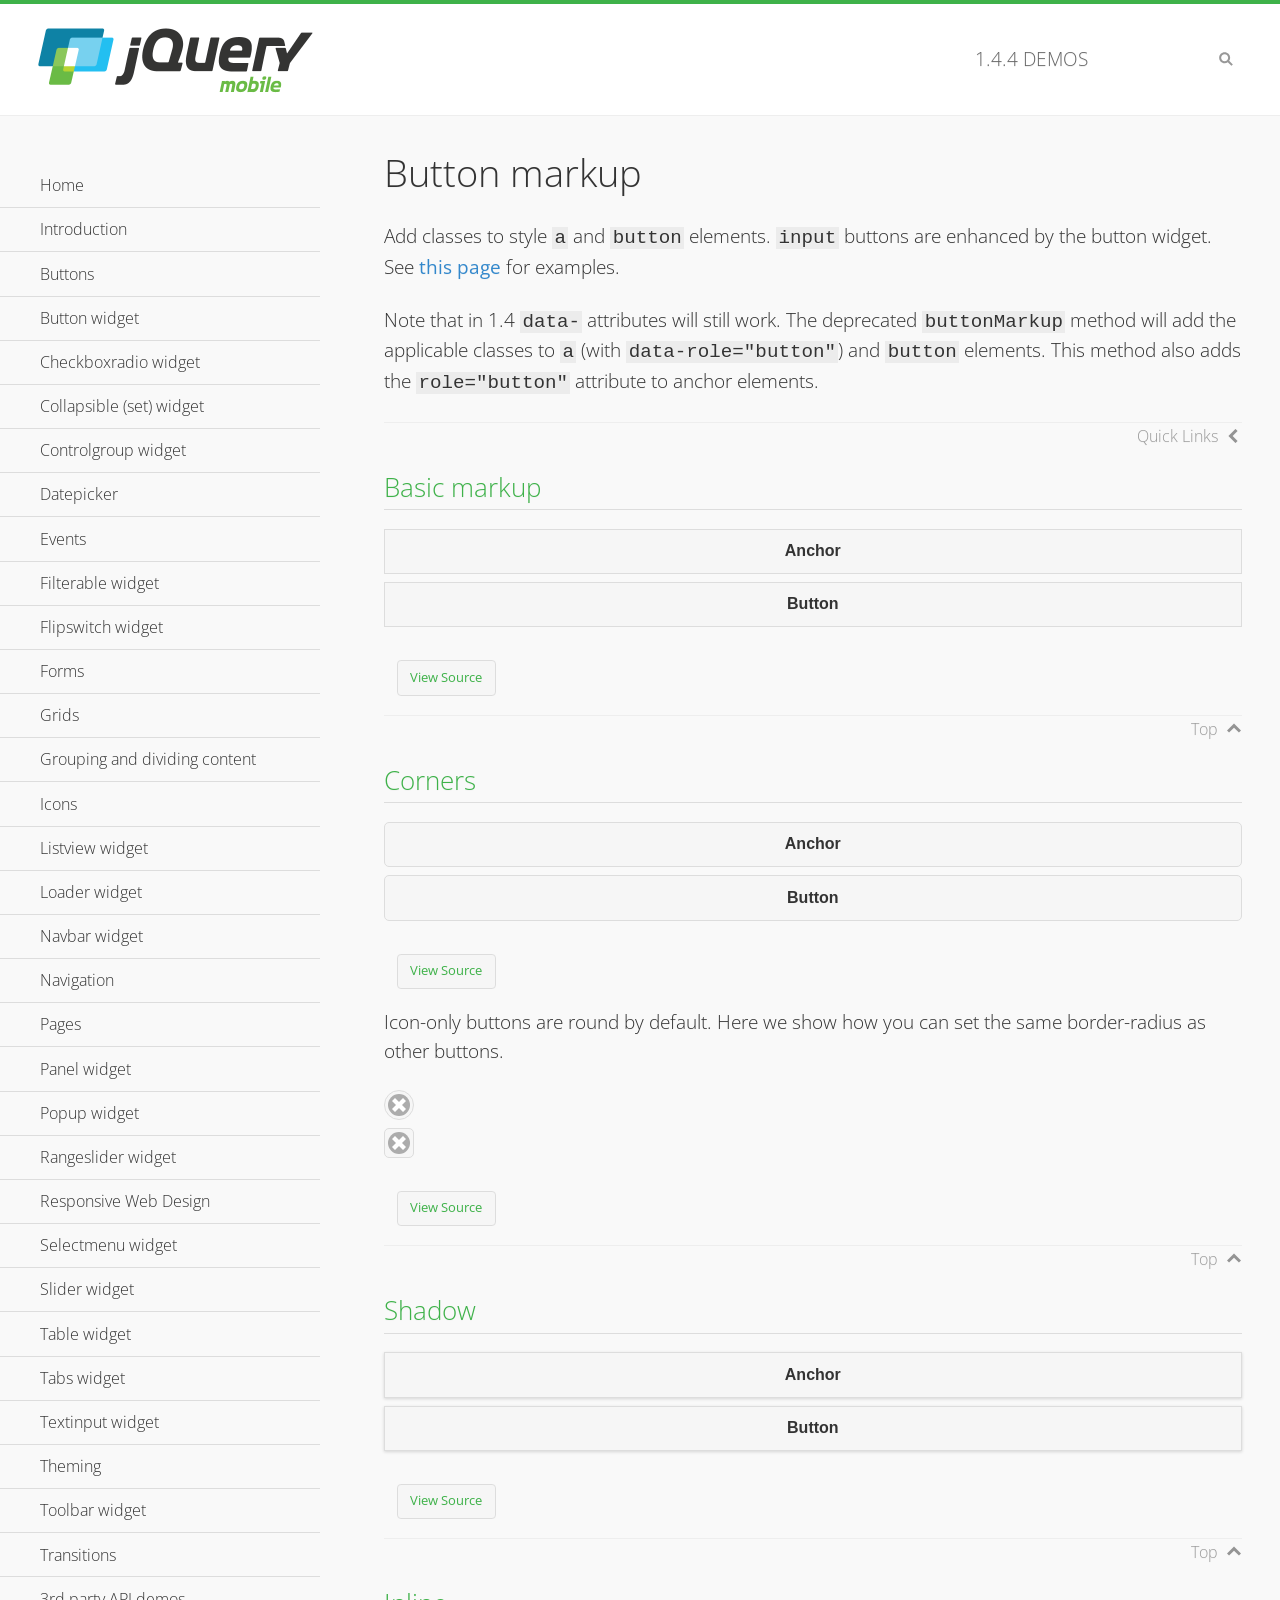
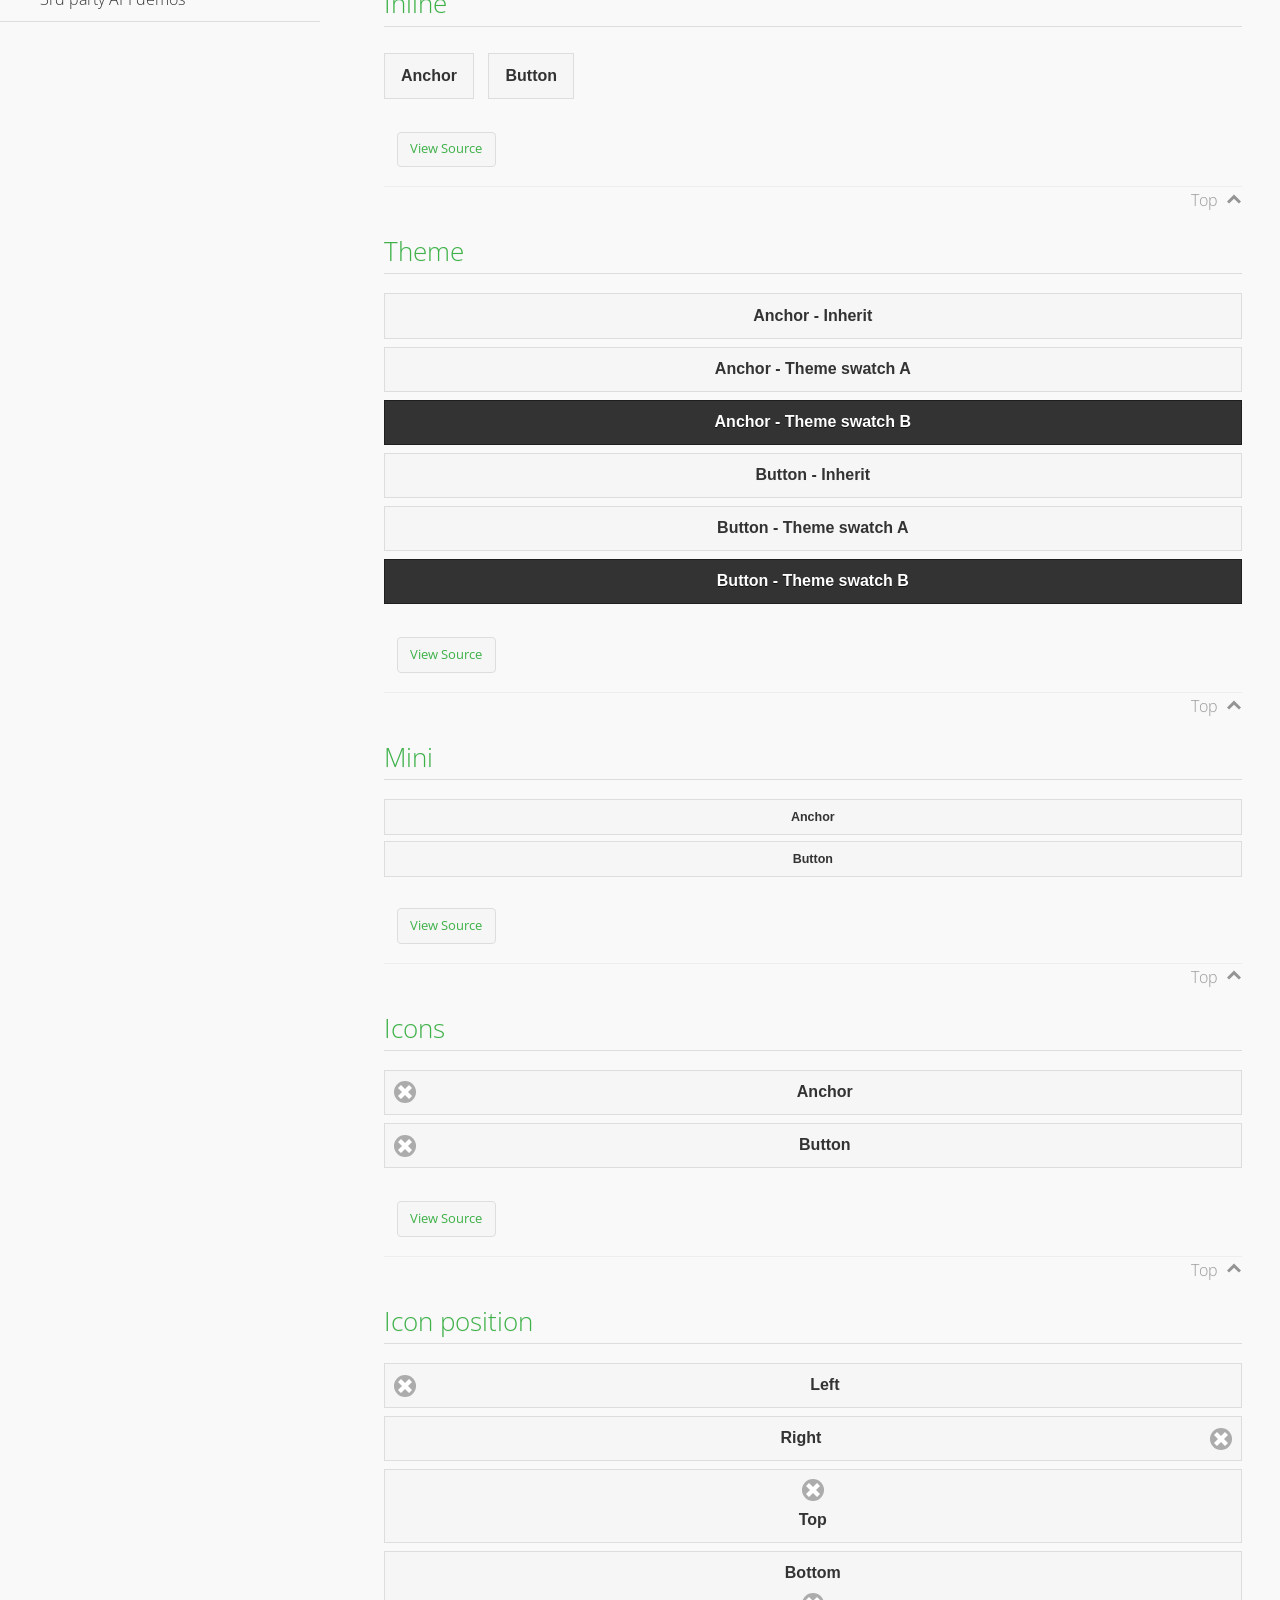
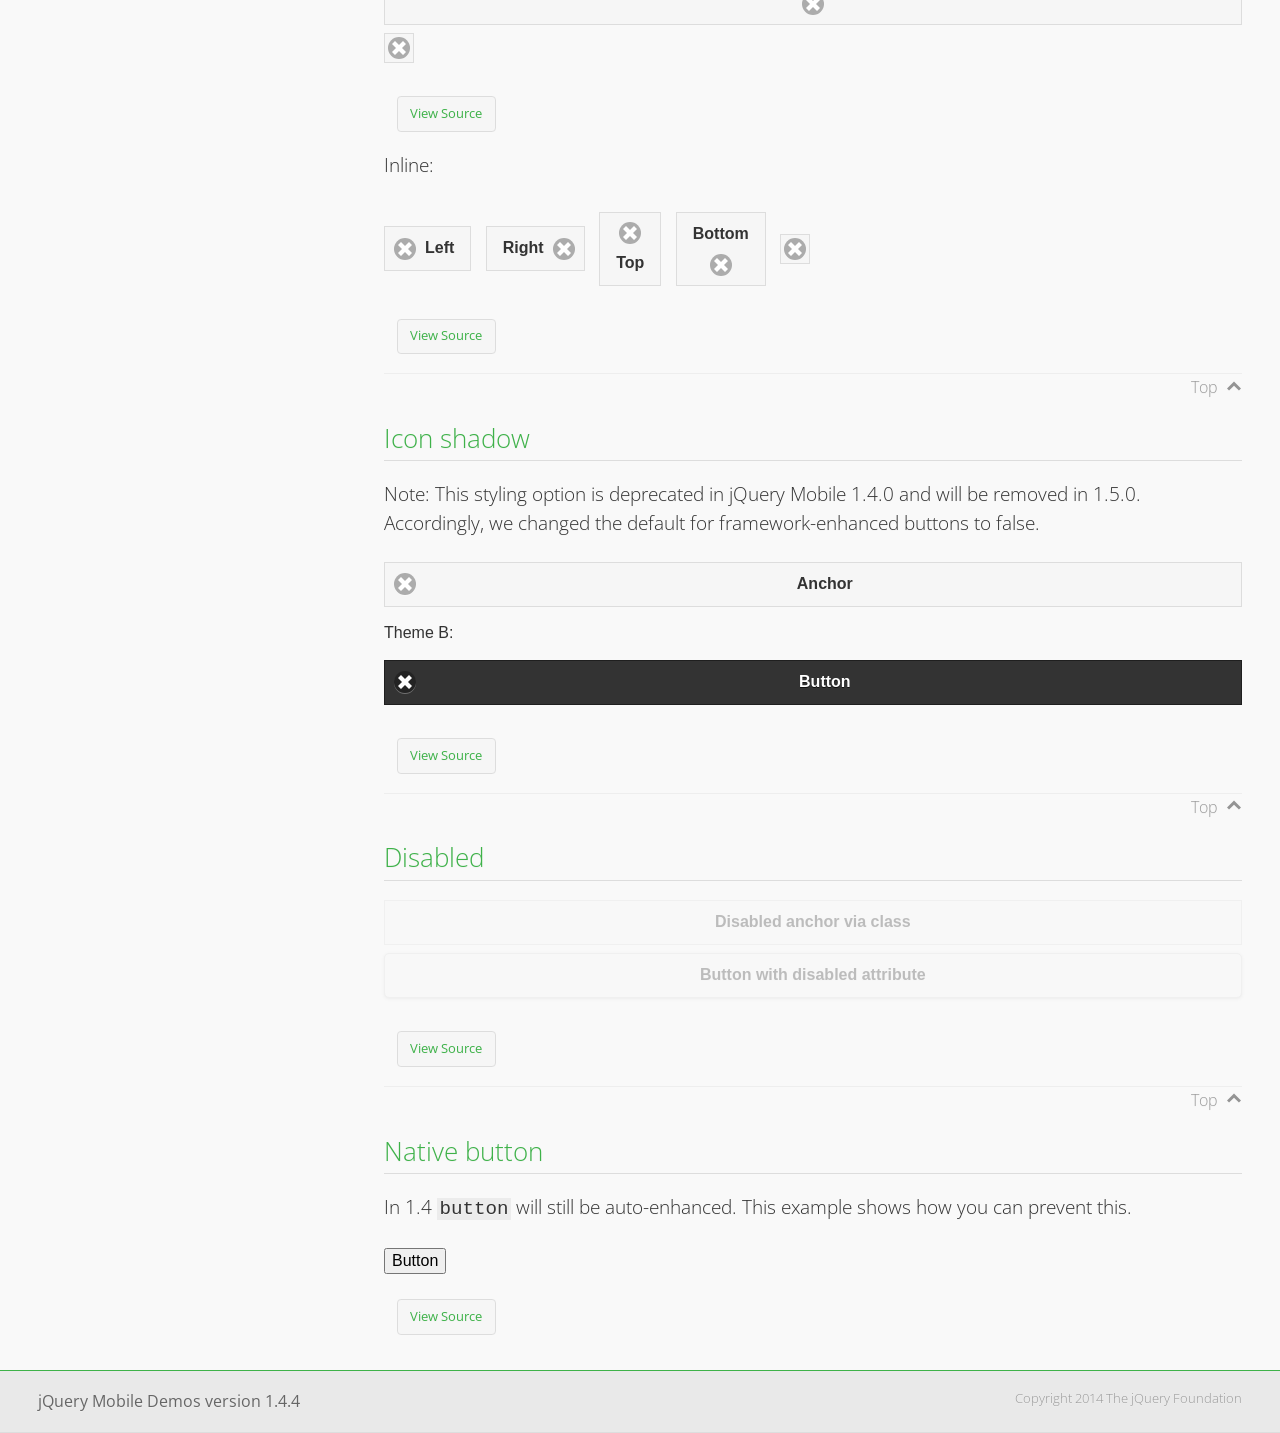
<file: meetingPhone/jquery.mobile-1.4.4/jquery.mobile-1.4.4/demos/button-markup/index.html>
<!DOCTYPE html>
<html>
<head>
	<meta charset="utf-8">
	<meta name="viewport" content="width=device-width, initial-scale=1">
	<title>Button markup - jQuery Mobile Demos</title>
	<link rel="shortcut icon" href="../favicon.ico">
    <link rel="stylesheet" href="http://fonts.googleapis.com/css?family=Open+Sans:300,400,700">
	<link rel="stylesheet" href="../css/themes/default/jquery.mobile-1.4.4.min.css">
	<link rel="stylesheet" href="../_assets/css/jqm-demos.css">
	<script src="../js/jquery.js"></script>
	<script src="../_assets/js/index.js"></script>
	<script src="../js/jquery.mobile-1.4.4.min.js"></script>
	<style>
		#custom-border-radius .ui-btn-icon-notext.ui-corner-all {
			-webkit-border-radius: .3125em;
			border-radius: .3125em;
		}
	</style>
</head>
<body>
<div data-role="page" class="jqm-demos" data-quicklinks="true">

	<div data-role="header" class="jqm-header">
		<h2><a href="../" title="jQuery Mobile Demos home"><img src="../_assets/img/jquery-logo.png" alt="jQuery Mobile"></a></h2>
		<p><span class="jqm-version"></span> Demos</p>
		<a href="#" class="jqm-navmenu-link ui-btn ui-btn-icon-notext ui-corner-all ui-icon-bars ui-nodisc-icon ui-alt-icon ui-btn-left">Menu</a>
		<a href="#" class="jqm-search-link ui-btn ui-btn-icon-notext ui-corner-all ui-icon-search ui-nodisc-icon ui-alt-icon ui-btn-right">Search</a>
	</div><!-- /header -->

	<div role="main" class="ui-content jqm-content">

		<h1>Button markup</h1>

		<p>Add classes to style <code>a</code> and <code>button</code> elements. <code>input</code> buttons are enhanced by the button widget. See <a href="../button/" data-ajax="false">this page</a> for examples.</p>

		<p>Note that in 1.4 <code>data-</code> attributes will still work. The deprecated <code>buttonMarkup</code> method will add the applicable classes to <code>a</code> (with <code>data-role="button"</code>) and <code>button</code> elements. This method also adds the <code>role="button"</code> attribute to anchor elements.</p>

		<h2>Basic markup</h2>

		<div data-demo-html="true">
			<a href="#" class="ui-btn">Anchor</a>
			<button class="ui-btn">Button</button>
		</div><!--/demo-html -->

		<h2>Corners</h2>

		<div data-demo-html="true">
			<a href="#" class="ui-btn ui-corner-all">Anchor</a>
			<button class="ui-btn ui-corner-all">Button</button>
		</div><!--/demo-html -->

		<p>Icon-only buttons are round by default. Here we show how you can set the same border-radius as other buttons.</p>

		<div data-demo-html="true" data-demo-css="true">
			<a href="#" class="ui-btn ui-icon-delete ui-btn-icon-notext ui-corner-all">No text</a>
			<div id="custom-border-radius">
				<a href="#" class="ui-btn ui-icon-delete ui-btn-icon-notext ui-corner-all">No text</a>
			</div>
		</div><!--/demo-html -->

		<h2>Shadow</h2>

		<div data-demo-html="true">
			<a href="#" class="ui-btn ui-shadow">Anchor</a>
			<button class="ui-btn ui-shadow">Button</button>
		</div><!--/demo-html -->

		<h2>Inline</h2>

		<div data-demo-html="true">
			<a href="#" class="ui-btn ui-btn-inline">Anchor</a>
			<button class="ui-btn ui-btn-inline">Button</button>
		</div><!--/demo-html -->

		<h2>Theme</h2>

		<div data-demo-html="true">
			<a href="#" class="ui-btn">Anchor - Inherit</a>
			<a href="#" class="ui-btn ui-btn-a">Anchor - Theme swatch A</a>
			<a href="#" class="ui-btn ui-btn-b">Anchor - Theme swatch B</a>
			<button class="ui-btn">Button - Inherit</button>
			<button class="ui-btn ui-btn-a">Button - Theme swatch A</button>
			<button class="ui-btn ui-btn-b">Button - Theme swatch B</button>
		</div><!--/demo-html -->

		<h2>Mini</h2>

		<div data-demo-html="true">
			<a href="#" class="ui-btn ui-mini">Anchor</a>
			<button class="ui-btn ui-mini">Button</button>
		</div><!--/demo-html -->

		<h2>Icons</h2>

		<div data-demo-html="true">
			<a href="#" class="ui-btn ui-icon-delete ui-btn-icon-left">Anchor</a>
			<button class="ui-btn ui-icon-delete ui-btn-icon-left">Button</button>
		</div><!--/demo-html -->

		<h2>Icon position</h2>

		<div data-demo-html="true">
			<a href="#" class="ui-btn ui-icon-delete ui-btn-icon-left">Left</a>
			<a href="#" class="ui-btn ui-icon-delete ui-btn-icon-right">Right</a>
			<a href="#" class="ui-btn ui-icon-delete ui-btn-icon-top">Top</a>
			<a href="#" class="ui-btn ui-icon-delete ui-btn-icon-bottom">Bottom</a>
			<a href="#" class="ui-btn ui-icon-delete ui-btn-icon-notext">Icon only</a>
		</div><!--/demo-html -->

		<p>Inline:</p>

		<div data-demo-html="true">
			<a href="#" class="ui-btn ui-btn-inline ui-icon-delete ui-btn-icon-left">Left</a>
			<a href="#" class="ui-btn ui-btn-inline ui-icon-delete ui-btn-icon-right">Right</a>
			<a href="#" class="ui-btn ui-btn-inline ui-icon-delete ui-btn-icon-top">Top</a>
			<a href="#" class="ui-btn ui-btn-inline ui-icon-delete ui-btn-icon-bottom">Bottom</a>
			<a href="#" class="ui-btn ui-btn-inline ui-icon-delete ui-btn-icon-notext">Icon only</a>
		</div><!--/demo-html -->

		<h2>Icon shadow</h2>
		<p>Note: This styling option is deprecated in jQuery Mobile 1.4.0 and will be removed in 1.5.0. Accordingly, we changed the default for framework-enhanced buttons to false.</p>

		<div data-demo-html="true">
			<a href="#" class="ui-btn ui-icon-delete ui-btn-icon-left ui-shadow-icon">Anchor</a>
			<p>Theme B:</p>
			<button class="ui-btn ui-icon-delete ui-btn-icon-left ui-shadow-icon ui-btn-b">Button</button>
		</div><!--/demo-html -->

		<h2>Disabled</h2>

		<div data-demo-html="true">
			<a href="#" class="ui-btn ui-state-disabled">Disabled anchor via class</a>
			<button disabled>Button with disabled attribute</button>
		</div><!--/demo-html -->

		<h2>Native button</h2>
		<!-- TODO: Remove this demo in 1.5 -->
		<p>In 1.4 <code>button</code> will still be auto-enhanced. This example shows how you can prevent this.</p>

		<div data-demo-html="true">
			<button data-role="none">Button</button>
		</div><!--/demo-html -->

	</div><!-- /content -->
	    <div data-role="panel" class="jqm-navmenu-panel" data-position="left" data-display="overlay" data-theme="a">
	    	<ul class="jqm-list ui-alt-icon ui-nodisc-icon">
<li data-filtertext="demos homepage" data-icon="home"><a href=".././">Home</a></li>
<li data-filtertext="introduction overview getting started"><a href="../intro/" data-ajax="false">Introduction</a></li>
<li data-filtertext="buttons button markup buttonmarkup method anchor link button element"><a href="../button-markup/" data-ajax="false">Buttons</a></li>
<li data-filtertext="form button widget input button submit reset"><a href="../button/" data-ajax="false">Button widget</a></li>
<li data-role="collapsible" data-enhanced="true" data-collapsed-icon="carat-d" data-expanded-icon="carat-u" data-iconpos="right" data-inset="false" class="ui-collapsible ui-collapsible-themed-content ui-collapsible-collapsed">
	<h3 class="ui-collapsible-heading ui-collapsible-heading-collapsed">
		<a href="#" class="ui-collapsible-heading-toggle ui-btn ui-btn-icon-right ui-btn-inherit ui-icon-carat-d">
		    Checkboxradio widget<span class="ui-collapsible-heading-status"> click to expand contents</span>
		</a>
	</h3>
	<div class="ui-collapsible-content ui-body-inherit ui-collapsible-content-collapsed" aria-hidden="true">
		<ul>
			<li data-filtertext="form checkboxradio widget checkbox input checkboxes controlgroups"><a href="../checkboxradio-checkbox/" data-ajax="false">Checkboxes</a></li>
			<li data-filtertext="form checkboxradio widget radio input radio buttons controlgroups"><a href="../checkboxradio-radio/" data-ajax="false">Radio buttons</a></li>
		</ul>
	</div>
</li>
<li data-role="collapsible" data-enhanced="true" data-collapsed-icon="carat-d" data-expanded-icon="carat-u" data-iconpos="right" data-inset="false" class="ui-collapsible ui-collapsible-themed-content ui-collapsible-collapsed">
	<h3 class="ui-collapsible-heading ui-collapsible-heading-collapsed">
		<a href="#" class="ui-collapsible-heading-toggle ui-btn ui-btn-icon-right ui-btn-inherit ui-icon-carat-d">
			Collapsible (set) widget<span class="ui-collapsible-heading-status"> click to expand contents</span>
		</a>
	</h3>
	<div class="ui-collapsible-content ui-body-inherit ui-collapsible-content-collapsed" aria-hidden="true">
		<ul>
			<li data-filtertext="collapsibles content formatting"><a href="../collapsible/" data-ajax="false">Collapsible</a></li>
			<li data-filtertext="dynamic collapsible set accordion append expand"><a href="../collapsible-dynamic/" data-ajax="false">Dynamic collapsibles</a></li>
			<li data-filtertext="accordions collapsible set widget content formatting grouped collapsibles"><a href="../collapsibleset/" data-ajax="false">Collapsible set</a></li>
		</ul>
	</div>
</li>
<li data-role="collapsible" data-enhanced="true" data-collapsed-icon="carat-d" data-expanded-icon="carat-u" data-iconpos="right" data-inset="false" class="ui-collapsible ui-collapsible-themed-content ui-collapsible-collapsed">
	<h3 class="ui-collapsible-heading ui-collapsible-heading-collapsed">
		<a href="#" class="ui-collapsible-heading-toggle ui-btn ui-btn-icon-right ui-btn-inherit ui-icon-carat-d">
			Controlgroup widget<span class="ui-collapsible-heading-status"> click to expand contents</span>
		</a>
	</h3>
	<div class="ui-collapsible-content ui-body-inherit ui-collapsible-content-collapsed" aria-hidden="true">
		<ul>
			<li data-filtertext="controlgroups selectmenu checkboxradio input grouped buttons horizontal vertical"><a href="../controlgroup/" data-ajax="false">Controlgroup</a></li>
			<li data-filtertext="dynamic controlgroup dynamically add buttons"><a href="../controlgroup-dynamic/" data-ajax="false">Dynamic controlgroups</a></li>
		</ul>
	</div>
</li>
<li data-filtertext="form datepicker widget date input"><a href="../datepicker/" data-ajax="false">Datepicker</a></li>
<li data-role="collapsible" data-enhanced="true" data-collapsed-icon="carat-d" data-expanded-icon="carat-u" data-iconpos="right" data-inset="false" class="ui-collapsible ui-collapsible-themed-content ui-collapsible-collapsed">
	<h3 class="ui-collapsible-heading ui-collapsible-heading-collapsed">
		<a href="#" class="ui-collapsible-heading-toggle ui-btn ui-btn-icon-right ui-btn-inherit ui-icon-carat-d">
			Events<span class="ui-collapsible-heading-status"> click to expand contents</span>
		</a>
	</h3>
	<div class="ui-collapsible-content ui-body-inherit ui-collapsible-content-collapsed" aria-hidden="true">
		<ul>
			<li data-filtertext="swipe to delete list items listviews swipe events"><a href="../swipe-list/" data-ajax="false">Swipe list items</a></li>
			<li data-filtertext="swipe to navigate swipe page navigation swipe events"><a href="../swipe-page/" data-ajax="false">Swipe page navigation</a></li>
		</ul>
	</div>
</li>
<li data-filtertext="filterable filter elements sorting searching listview table"><a href="../filterable/" data-ajax="false">Filterable widget</a></li>
<li data-filtertext="form flipswitch widget flip toggle switch binary select checkbox input"><a href="../flipswitch/" data-ajax="false">Flipswitch widget</a></li>
<li data-role="collapsible" data-enhanced="true" data-collapsed-icon="carat-d" data-expanded-icon="carat-u" data-iconpos="right" data-inset="false" class="ui-collapsible ui-collapsible-themed-content ui-collapsible-collapsed">
	<h3 class="ui-collapsible-heading ui-collapsible-heading-collapsed">
		<a href="#" class="ui-collapsible-heading-toggle ui-btn ui-btn-icon-right ui-btn-inherit ui-icon-carat-d">
			Forms<span class="ui-collapsible-heading-status"> click to expand contents</span>
		</a>
	</h3>
	<div class="ui-collapsible-content ui-body-inherit ui-collapsible-content-collapsed" aria-hidden="true">
		<ul>
			<li data-filtertext="forms text checkbox radio range button submit reset inputs selects textarea slider flipswitch label form elements"><a href="../forms/" data-ajax="false">Forms</a></li>
			<li data-filtertext="form hide labels hidden accessible ui-hidden-accessible forms"><a href="../forms-label-hidden-accessible/" data-ajax="false">Hide labels</a></li>
			<li data-filtertext="form field containers fieldcontain ui-field-contain forms"><a href="../forms-field-contain/" data-ajax="false">Field containers</a></li>
			<li data-filtertext="forms disabled form elements"><a href="../forms-disabled/" data-ajax="false">Forms disabled</a></li>
			<li data-filtertext="forms gallery examples overview forms text checkbox radio range button submit reset inputs selects textarea slider flipswitch label form elements"><a href="../forms-gallery/" data-ajax="false">Forms gallery</a></li>
		</ul>
	</div>
</li>
<li data-role="collapsible" data-enhanced="true" data-collapsed-icon="carat-d" data-expanded-icon="carat-u" data-iconpos="right" data-inset="false" class="ui-collapsible ui-collapsible-themed-content ui-collapsible-collapsed">
	<h3 class="ui-collapsible-heading ui-collapsible-heading-collapsed">
		<a href="#" class="ui-collapsible-heading-toggle ui-btn ui-btn-icon-right ui-btn-inherit ui-icon-carat-d">
			Grids<span class="ui-collapsible-heading-status"> click to expand contents</span>
		</a>
	</h3>
	<div class="ui-collapsible-content ui-body-inherit ui-collapsible-content-collapsed" aria-hidden="true">
		<ul>
			<li data-filtertext="grids columns blocks content formatting rwd responsive css framework"><a href="../grids/" data-ajax="false">Grids</a></li>
			<li data-filtertext="buttons in grids css framework"><a href="../grids-buttons/" data-ajax="false">Buttons in grids</a></li>
			<li data-filtertext="custom responsive grids rwd css framework"><a href="../grids-custom-responsive/" data-ajax="false">Custom responsive grids</a></li>
		</ul>
	</div>
</li>
<li data-filtertext="blocks content formatting sections heading"><a href="../body-bar-classes/" data-ajax="false">Grouping and dividing content</a></li>
<li data-role="collapsible" data-enhanced="true" data-collapsed-icon="carat-d" data-expanded-icon="carat-u" data-iconpos="right" data-inset="false" class="ui-collapsible ui-collapsible-themed-content ui-collapsible-collapsed">
	<h3 class="ui-collapsible-heading ui-collapsible-heading-collapsed">
		<a href="#" class="ui-collapsible-heading-toggle ui-btn ui-btn-icon-right ui-btn-inherit ui-icon-carat-d">
			Icons<span class="ui-collapsible-heading-status"> click to expand contents</span>
		</a>
	</h3>
	<div class="ui-collapsible-content ui-body-inherit ui-collapsible-content-collapsed" aria-hidden="true">
		<ul>
			<li data-filtertext="button icons svg disc alt custom icon position"><a href="../icons/" data-ajax="false">Icons</a></li>
			<li data-filtertext=""><a href="../icons-grunticon/" data-ajax="false">Grunticon loader</a></li>
		</ul>
	</div>
</li>
<li data-role="collapsible" data-enhanced="true" data-collapsed-icon="carat-d" data-expanded-icon="carat-u" data-iconpos="right" data-inset="false" class="ui-collapsible ui-collapsible-themed-content ui-collapsible-collapsed">
	<h3 class="ui-collapsible-heading ui-collapsible-heading-collapsed">
		<a href="#" class="ui-collapsible-heading-toggle ui-btn ui-btn-icon-right ui-btn-inherit ui-icon-carat-d">
			Listview widget<span class="ui-collapsible-heading-status"> click to expand contents</span>
		</a>
	</h3>
	<div class="ui-collapsible-content ui-body-inherit ui-collapsible-content-collapsed" aria-hidden="true">
		<ul>
			<li data-filtertext="listview widget thumbnails icons nested split button collapsible ul ol"><a href="../listview/" data-ajax="false">Listview</a></li>
			<li data-filtertext="autocomplete filterable reveal listview filtertextbeforefilter placeholder"><a href="../listview-autocomplete/" data-ajax="false">Listview autocomplete</a></li>
			<li data-filtertext="autocomplete filterable reveal listview remote data filtertextbeforefilter placeholder"><a href="../listview-autocomplete-remote/" data-ajax="false">Listview autocomplete remote data</a></li>
			<li data-filtertext="autodividers anchor jump scroll linkbars listview lists ul ol"><a href="../listview-autodividers-linkbar/" data-ajax="false">Listview autodividers linkbar</a></li>
			<li data-filtertext="listview autodividers selector autodividersselector lists ul ol"><a href="../listview-autodividers-selector/" data-ajax="false">Listview autodividers selector</a></li>
			<li data-filtertext="listview nested list items"><a href="../listview-nested-lists/" data-ajax="false">Nested Listviews</a></li>
			<li data-filtertext="listview collapsible list items flat"><a href="../listview-collapsible-item-flat/" data-ajax="false">Listview collapsible list items (flat)</a></li>
			<li data-filtertext="listview collapsible list indented"><a href="../listview-collapsible-item-indented/" data-ajax="false">Listview collapsible list items (indented)</a></li>
			<li data-filtertext="grid listview responsive grids responsive listviews lists ul"><a href="../listview-grid/" data-ajax="false">Listview responsive grid</a></li>
		</ul>
	</div>
</li>
<li data-filtertext="loader widget page loading navigation overlay spinner"><a href="../loader/" data-ajax="false">Loader widget</a></li>
<li data-filtertext="navbar widget navmenu toolbars header footer"><a href="../navbar/" data-ajax="false">Navbar widget</a></li>
<li data-role="collapsible" data-enhanced="true" data-collapsed-icon="carat-d" data-expanded-icon="carat-u" data-iconpos="right" data-inset="false" class="ui-collapsible ui-collapsible-themed-content ui-collapsible-collapsed">
	<h3 class="ui-collapsible-heading ui-collapsible-heading-collapsed">
		<a href="#" class="ui-collapsible-heading-toggle ui-btn ui-btn-icon-right ui-btn-inherit ui-icon-carat-d">
			Navigation<span class="ui-collapsible-heading-status"> click to expand contents</span>
		</a>
	</h3>
	<div class="ui-collapsible-content ui-body-inherit ui-collapsible-content-collapsed" aria-hidden="true">
		<ul>
			<li data-filtertext="ajax navigation navigate widget history event method"><a href="../navigation/" data-ajax="false">Navigation</a></li>
			<li data-filtertext="linking pages page links navigation ajax prefetch cache"><a href="../navigation-linking-pages/" data-ajax="false">Linking pages</a></li>
			<!-- <li data-filtertext="php redirect server redirection server-side navigation"><a href="../navigation-php-redirect/" data-ajax="false">PHP redirect demo</a></li>-->
			<li data-filtertext="navigation redirection hash query"><a href="../navigation-hash-processing/" data-ajax="false">Hash processing demo</a></li>
			<li data-filtertext="navigation redirection hash query"><a href="../page-events/" data-ajax="false">Page Navigation Events</a></li>
		</ul>
	</div>
</li>
<li data-role="collapsible" data-enhanced="true" data-collapsed-icon="carat-d" data-expanded-icon="carat-u" data-iconpos="right" data-inset="false" class="ui-collapsible ui-collapsible-themed-content ui-collapsible-collapsed">
	<h3 class="ui-collapsible-heading ui-collapsible-heading-collapsed">
		<a href="#" class="ui-collapsible-heading-toggle ui-btn ui-btn-icon-right ui-btn-inherit ui-icon-carat-d">
			Pages<span class="ui-collapsible-heading-status"> click to expand contents</span>
		</a>
	</h3>
	<div class="ui-collapsible-content ui-body-inherit ui-collapsible-content-collapsed" aria-hidden="true">
		<ul>
			<li data-filtertext="pages page widget ajax navigation"><a href="../pages/" data-ajax="false">Pages</a></li>
			<li data-filtertext="single page"><a href="../pages-single-page/" data-ajax="false">Single page</a></li>
			<li data-filtertext="multipage multi-page page"><a href="../pages-multi-page/" data-ajax="false">Multi-page template</a></li>
			<li data-filtertext="dialog page widget modal popup"><a href="../pages-dialog/" data-ajax="false">Dialog page</a></li>
		</ul>
	</div>
</li>
<li data-role="collapsible" data-enhanced="true" data-collapsed-icon="carat-d" data-expanded-icon="carat-u" data-iconpos="right" data-inset="false" class="ui-collapsible ui-collapsible-themed-content ui-collapsible-collapsed">
	<h3 class="ui-collapsible-heading ui-collapsible-heading-collapsed">
		<a href="#" class="ui-collapsible-heading-toggle ui-btn ui-btn-icon-right ui-btn-inherit ui-icon-carat-d">
			Panel widget<span class="ui-collapsible-heading-status"> click to expand contents</span>
		</a>
	</h3>
	<div class="ui-collapsible-content ui-body-inherit ui-collapsible-content-collapsed" aria-hidden="true">
		<ul>
			<li data-filtertext="panel widget sliding panels reveal push overlay responsive"><a href="../panel/" data-ajax="false">Panel</a></li>
			<li data-filtertext=""><a href="../panel-external/" data-ajax="false">External panels</a></li>
			<li data-filtertext="panel "><a href="../panel-fixed/" data-ajax="false">Fixed panels</a></li>
			<li data-filtertext="panel slide panels sliding panels shadow rwd responsive breakpoint"><a href="../panel-responsive/" data-ajax="false">Panels responsive</a></li>
			<li data-filtertext="panel custom style custom panel width reveal shadow listview panel styling page background wrapper"><a href="../panel-styling/" data-ajax="false">Custom panel style</a></li>
			<li data-filtertext="panel open on swipe"><a href="../panel-swipe-open/" data-ajax="false">Panel open on swipe</a></li>
			<li data-filtertext="panels outside page internal external toolbars"><a href="../panel-external-internal/" data-ajax="false">Panel external and internal</a></li>
		</ul>
	</div>
</li>
<li data-role="collapsible" data-enhanced="true" data-collapsed-icon="carat-d" data-expanded-icon="carat-u" data-iconpos="right" data-inset="false" class="ui-collapsible ui-collapsible-themed-content ui-collapsible-collapsed">
	<h3 class="ui-collapsible-heading ui-collapsible-heading-collapsed">
		<a href="#" class="ui-collapsible-heading-toggle ui-btn ui-btn-icon-right ui-btn-inherit ui-icon-carat-d">
			Popup widget<span class="ui-collapsible-heading-status"> click to expand contents</span>
		</a>
	</h3>
	<div class="ui-collapsible-content ui-body-inherit ui-collapsible-content-collapsed" aria-hidden="true">
		<ul>
			<li data-filtertext="popup widget popups dialog modal transition tooltip lightbox form overlay screen flip pop fade transition"><a href="../popup/" data-ajax="false">Popup</a></li>
			<li data-filtertext="popup alignment position"><a href="../popup-alignment/" data-ajax="false">Popup alignment</a></li>
			<li data-filtertext="popup arrow size popups popover"><a href="../popup-arrow-size/" data-ajax="false">Popup arrow size</a></li>
			<li data-filtertext="dynamic popups popup images lightbox"><a href="../popup-dynamic/" data-ajax="false">Dynamic popups</a></li>
			<li data-filtertext="popups with iframes scaling"><a href="../popup-iframe/" data-ajax="false">Popups with iframes</a></li>
			<li data-filtertext="popup image scaling"><a href="../popup-image-scaling/" data-ajax="false">Popup image scaling</a></li>
			<li data-filtertext="external popup outside multi-page"><a href="../popup-outside-multipage/" data-ajax="false">Popup outside multi-page</a></li>
		</ul>
	</div>
</li>
<li data-filtertext="form rangeslider widget dual sliders dual handle sliders range input"><a href="../rangeslider/" data-ajax="false">Rangeslider widget</a></li>
<li data-filtertext="responsive web design rwd adaptive progressive enhancement PE accessible mobile breakpoints media query media queries"><a href="../rwd/" data-ajax="false">Responsive Web Design</a></li>
<li data-role="collapsible" data-enhanced="true" data-collapsed-icon="carat-d" data-expanded-icon="carat-u" data-iconpos="right" data-inset="false" class="ui-collapsible ui-collapsible-themed-content ui-collapsible-collapsed">
	<h3 class="ui-collapsible-heading ui-collapsible-heading-collapsed">
		<a href="#" class="ui-collapsible-heading-toggle ui-btn ui-btn-icon-right ui-btn-inherit ui-icon-carat-d">
			Selectmenu widget<span class="ui-collapsible-heading-status"> click to expand contents</span>
		</a>
	</h3>
	<div class="ui-collapsible-content ui-body-inherit ui-collapsible-content-collapsed" aria-hidden="true">
		<ul>
			<li data-filtertext="form selectmenu widget select input custom select menu selects"><a href="../selectmenu/" data-ajax="false">Selectmenu</a></li>
			<li data-filtertext="form custom select menu selectmenu widget custom menu option optgroup multiple selects"><a href="../selectmenu-custom/" data-ajax="false">Custom select menu</a></li>
			<li data-filtertext="filterable select filter popup dialog"><a href="../selectmenu-custom-filter/" data-ajax="false">Custom select menu with filter</a></li>
		</ul>
	</div>
</li>
<li data-role="collapsible" data-enhanced="true" data-collapsed-icon="carat-d" data-expanded-icon="carat-u" data-iconpos="right" data-inset="false" class="ui-collapsible ui-collapsible-themed-content ui-collapsible-collapsed">
	<h3 class="ui-collapsible-heading ui-collapsible-heading-collapsed">
		<a href="#" class="ui-collapsible-heading-toggle ui-btn ui-btn-icon-right ui-btn-inherit ui-icon-carat-d">
			Slider widget<span class="ui-collapsible-heading-status"> click to expand contents</span>
		</a>
	</h3>
	<div class="ui-collapsible-content ui-body-inherit ui-collapsible-content-collapsed" aria-hidden="true">
		<ul>
			<li data-filtertext="form slider widget range input single sliders"><a href="../slider/" data-ajax="false">Slider</a></li>
			<li data-filtertext="form slider widget flipswitch slider binary select flip toggle switch"><a href="../slider-flipswitch/" data-ajax="false">Slider flip toggle switch</a></li>
			<li data-filtertext="form slider tooltip handle value input range sliders"><a href="../slider-tooltip/" data-ajax="false">Slider tooltip</a></li>
		</ul>
	</div>
</li>
<li data-role="collapsible" data-enhanced="true" data-collapsed-icon="carat-d" data-expanded-icon="carat-u" data-iconpos="right" data-inset="false" class="ui-collapsible ui-collapsible-themed-content ui-collapsible-collapsed">
	<h3 class="ui-collapsible-heading ui-collapsible-heading-collapsed">
		<a href="#" class="ui-collapsible-heading-toggle ui-btn ui-btn-icon-right ui-btn-inherit ui-icon-carat-d">
			Table widget<span class="ui-collapsible-heading-status"> click to expand contents</span>
		</a>
	</h3>
	<div class="ui-collapsible-content ui-body-inherit ui-collapsible-content-collapsed" aria-hidden="true">
		<ul>
			<li data-filtertext="table widget reflow column toggle th td responsive tables rwd hide show tabular"><a href="../table-column-toggle/" data-ajax="false">Table Column Toggle</a></li>
			<li data-filtertext="table column toggle phone comparison demo"><a href="../table-column-toggle-example/" data-ajax="false">Table Column Toggle demo</a></li>
			<li data-filtertext="responsive tables table column toggle heading groups rwd breakpoint"><a href="../table-column-toggle-heading-groups/" data-ajax="false">Table Column Toggle heading groups</a></li>
			<li data-filtertext="responsive tables table column toggle hide rwd breakpoint customization options"><a href="../table-column-toggle-options/" data-ajax="false">Table Column Toggle options</a></li>
			<li data-filtertext="table reflow th td responsive rwd columns tabular"><a href="../table-reflow/" data-ajax="false">Table Reflow</a></li>
			<li data-filtertext="responsive tables table reflow heading groups rwd breakpoint"><a href="../table-reflow-heading-groups/" data-ajax="false">Table Reflow heading groups</a></li>
			<li data-filtertext="responsive tables table reflow stripes strokes table style"><a href="../table-reflow-stripes-strokes/" data-ajax="false">Table Reflow stripes and strokes</a></li>
			<li data-filtertext="responsive tables table reflow stack custom styles"><a href="../table-reflow-styling/" data-ajax="false">Table Reflow custom styles</a></li>
		</ul>
	</div>
</li>
<li data-filtertext="ui tabs widget"><a href="../tabs/" data-ajax="false">Tabs widget</a></li>
<li data-filtertext="form textinput widget text input textarea number date time tel email file color password"><a href="../textinput/" data-ajax="false">Textinput widget</a></li>
<li data-role="collapsible" data-enhanced="true" data-collapsed-icon="carat-d" data-expanded-icon="carat-u" data-iconpos="right" data-inset="false" class="ui-collapsible ui-collapsible-themed-content ui-collapsible-collapsed">
	<h3 class="ui-collapsible-heading ui-collapsible-heading-collapsed">
		<a href="#" class="ui-collapsible-heading-toggle ui-btn ui-btn-icon-right ui-btn-inherit ui-icon-carat-d">
			Theming<span class="ui-collapsible-heading-status"> click to expand contents</span>
		</a>
	</h3>
	<div class="ui-collapsible-content ui-body-inherit ui-collapsible-content-collapsed" aria-hidden="true">
		<ul>
			<li data-filtertext="default theme swatches theming style css"><a href="../theme-default/" data-ajax="false">Default theme</a></li>
			<li data-filtertext="classic theme old theme swatches theming style css"><a href="../theme-classic/" data-ajax="false">Classic theme</a></li>
		</ul>
	</div>
</li>
<li data-role="collapsible" data-enhanced="true" data-collapsed-icon="carat-d" data-expanded-icon="carat-u" data-iconpos="right" data-inset="false" class="ui-collapsible ui-collapsible-themed-content ui-collapsible-collapsed">
	<h3 class="ui-collapsible-heading ui-collapsible-heading-collapsed">
		<a href="#" class="ui-collapsible-heading-toggle ui-btn ui-btn-icon-right ui-btn-inherit ui-icon-carat-d">
			Toolbar widget<span class="ui-collapsible-heading-status"> click to expand contents</span>
		</a>
	</h3>
	<div class="ui-collapsible-content ui-body-inherit ui-collapsible-content-collapsed" aria-hidden="true">
		<ul>
			<li data-filtertext="toolbar widget header footer toolbars fixed fullscreen external sections"><a href="../toolbar/" data-ajax="false">Toolbar</a></li>
			<li data-filtertext="dynamic toolbars dynamically add toolbar header footer"><a href="../toolbar-dynamic/" data-ajax="false">Dynamic toolbars</a></li>
			<li data-filtertext="external toolbars header footer"><a href="../toolbar-external/" data-ajax="false">External toolbars</a></li>
			<li data-filtertext="fixed toolbars header footer"><a href="../toolbar-fixed/" data-ajax="false">Fixed toolbars</a></li>
			<li data-filtertext="fixed fullscreen toolbars header footer"><a href="../toolbar-fixed-fullscreen/" data-ajax="false">Fullscreen toolbars</a></li>
			<li data-filtertext="external fixed toolbars header footer"><a href="../toolbar-fixed-external/" data-ajax="false">Fixed external toolbars</a></li>
			<li data-filtertext="external persistent toolbars header footer navbar navmenu"><a href="../toolbar-fixed-persistent/" data-ajax="false">Persistent toolbars</a></li>
			<li data-filtertext="external ajax optimized toolbars persistent toolbars header footer navbar"><a href="../toolbar-fixed-persistent-optimized/" data-ajax="false">Ajax optimized toolbars</a></li>
			<li data-filtertext="form in toolbars header footer"><a href="../toolbar-fixed-forms/" data-ajax="false">Form in toolbar</a></li>
		</ul>
	</div>
</li>
<li data-filtertext="page transitions animated pages popup navigation flip slide fade pop"><a href="../transitions/" data-ajax="false">Transitions</a></li>
<li data-role="collapsible" data-enhanced="true" data-collapsed-icon="carat-d" data-expanded-icon="carat-u" data-iconpos="right" data-inset="false" class="ui-collapsible ui-collapsible-themed-content ui-collapsible-collapsed">
	<h3 class="ui-collapsible-heading ui-collapsible-heading-collapsed">
		<a href="#" class="ui-collapsible-heading-toggle ui-btn ui-btn-icon-right ui-btn-inherit ui-icon-carat-d">
			3rd party API demos<span class="ui-collapsible-heading-status"> click to expand contents</span>
		</a>
	</h3>
	<div class="ui-collapsible-content ui-body-inherit ui-collapsible-content-collapsed" aria-hidden="true">
		<ul>
			<li data-filtertext="backbone requirejs navigation router"><a href="../backbone-requirejs/" data-ajax="false">Backbone RequireJS</a></li>
			<li data-filtertext="google maps geolocation demo"><a href="../map-geolocation/" data-ajax="false">Google Maps geolocation</a></li>
			<li data-filtertext="google maps hybrid"><a href="../map-list-toggle/" data-ajax="false">Google Maps list toggle</a></li>
		</ul>
	</div>
</li>



		     </ul>
		</div><!-- /panel -->


	<div data-role="footer" data-position="fixed" data-tap-toggle="false" class="jqm-footer">
		<p>jQuery Mobile Demos version <span class="jqm-version"></span></p>
		<p>Copyright 2014 The jQuery Foundation</p>
	</div><!-- /footer -->
	<!-- TODO: This should become an external panel so we can add input to markup (unique ID) -->
    <div data-role="panel" class="jqm-search-panel" data-position="right" data-display="overlay" data-theme="a">
		<div class="jqm-search">
			<ul class="jqm-list" data-filter-placeholder="Search demos..." data-filter-reveal="true">
<li data-filtertext="demos homepage" data-icon="home"><a href=".././">Home</a></li>
<li data-filtertext="introduction overview getting started"><a href="../intro/" data-ajax="false">Introduction</a></li>
<li data-filtertext="buttons button markup buttonmarkup method anchor link button element"><a href="../button-markup/" data-ajax="false">Buttons</a></li>
<li data-filtertext="form button widget input button submit reset"><a href="../button/" data-ajax="false">Button widget</a></li>
<li data-role="collapsible" data-enhanced="true" data-collapsed-icon="carat-d" data-expanded-icon="carat-u" data-iconpos="right" data-inset="false" class="ui-collapsible ui-collapsible-themed-content ui-collapsible-collapsed">
	<h3 class="ui-collapsible-heading ui-collapsible-heading-collapsed">
		<a href="#" class="ui-collapsible-heading-toggle ui-btn ui-btn-icon-right ui-btn-inherit ui-icon-carat-d">
		    Checkboxradio widget<span class="ui-collapsible-heading-status"> click to expand contents</span>
		</a>
	</h3>
	<div class="ui-collapsible-content ui-body-inherit ui-collapsible-content-collapsed" aria-hidden="true">
		<ul>
			<li data-filtertext="form checkboxradio widget checkbox input checkboxes controlgroups"><a href="../checkboxradio-checkbox/" data-ajax="false">Checkboxes</a></li>
			<li data-filtertext="form checkboxradio widget radio input radio buttons controlgroups"><a href="../checkboxradio-radio/" data-ajax="false">Radio buttons</a></li>
		</ul>
	</div>
</li>
<li data-role="collapsible" data-enhanced="true" data-collapsed-icon="carat-d" data-expanded-icon="carat-u" data-iconpos="right" data-inset="false" class="ui-collapsible ui-collapsible-themed-content ui-collapsible-collapsed">
	<h3 class="ui-collapsible-heading ui-collapsible-heading-collapsed">
		<a href="#" class="ui-collapsible-heading-toggle ui-btn ui-btn-icon-right ui-btn-inherit ui-icon-carat-d">
			Collapsible (set) widget<span class="ui-collapsible-heading-status"> click to expand contents</span>
		</a>
	</h3>
	<div class="ui-collapsible-content ui-body-inherit ui-collapsible-content-collapsed" aria-hidden="true">
		<ul>
			<li data-filtertext="collapsibles content formatting"><a href="../collapsible/" data-ajax="false">Collapsible</a></li>
			<li data-filtertext="dynamic collapsible set accordion append expand"><a href="../collapsible-dynamic/" data-ajax="false">Dynamic collapsibles</a></li>
			<li data-filtertext="accordions collapsible set widget content formatting grouped collapsibles"><a href="../collapsibleset/" data-ajax="false">Collapsible set</a></li>
		</ul>
	</div>
</li>
<li data-role="collapsible" data-enhanced="true" data-collapsed-icon="carat-d" data-expanded-icon="carat-u" data-iconpos="right" data-inset="false" class="ui-collapsible ui-collapsible-themed-content ui-collapsible-collapsed">
	<h3 class="ui-collapsible-heading ui-collapsible-heading-collapsed">
		<a href="#" class="ui-collapsible-heading-toggle ui-btn ui-btn-icon-right ui-btn-inherit ui-icon-carat-d">
			Controlgroup widget<span class="ui-collapsible-heading-status"> click to expand contents</span>
		</a>
	</h3>
	<div class="ui-collapsible-content ui-body-inherit ui-collapsible-content-collapsed" aria-hidden="true">
		<ul>
			<li data-filtertext="controlgroups selectmenu checkboxradio input grouped buttons horizontal vertical"><a href="../controlgroup/" data-ajax="false">Controlgroup</a></li>
			<li data-filtertext="dynamic controlgroup dynamically add buttons"><a href="../controlgroup-dynamic/" data-ajax="false">Dynamic controlgroups</a></li>
		</ul>
	</div>
</li>
<li data-filtertext="form datepicker widget date input"><a href="../datepicker/" data-ajax="false">Datepicker</a></li>
<li data-role="collapsible" data-enhanced="true" data-collapsed-icon="carat-d" data-expanded-icon="carat-u" data-iconpos="right" data-inset="false" class="ui-collapsible ui-collapsible-themed-content ui-collapsible-collapsed">
	<h3 class="ui-collapsible-heading ui-collapsible-heading-collapsed">
		<a href="#" class="ui-collapsible-heading-toggle ui-btn ui-btn-icon-right ui-btn-inherit ui-icon-carat-d">
			Events<span class="ui-collapsible-heading-status"> click to expand contents</span>
		</a>
	</h3>
	<div class="ui-collapsible-content ui-body-inherit ui-collapsible-content-collapsed" aria-hidden="true">
		<ul>
			<li data-filtertext="swipe to delete list items listviews swipe events"><a href="../swipe-list/" data-ajax="false">Swipe list items</a></li>
			<li data-filtertext="swipe to navigate swipe page navigation swipe events"><a href="../swipe-page/" data-ajax="false">Swipe page navigation</a></li>
		</ul>
	</div>
</li>
<li data-filtertext="filterable filter elements sorting searching listview table"><a href="../filterable/" data-ajax="false">Filterable widget</a></li>
<li data-filtertext="form flipswitch widget flip toggle switch binary select checkbox input"><a href="../flipswitch/" data-ajax="false">Flipswitch widget</a></li>
<li data-role="collapsible" data-enhanced="true" data-collapsed-icon="carat-d" data-expanded-icon="carat-u" data-iconpos="right" data-inset="false" class="ui-collapsible ui-collapsible-themed-content ui-collapsible-collapsed">
	<h3 class="ui-collapsible-heading ui-collapsible-heading-collapsed">
		<a href="#" class="ui-collapsible-heading-toggle ui-btn ui-btn-icon-right ui-btn-inherit ui-icon-carat-d">
			Forms<span class="ui-collapsible-heading-status"> click to expand contents</span>
		</a>
	</h3>
	<div class="ui-collapsible-content ui-body-inherit ui-collapsible-content-collapsed" aria-hidden="true">
		<ul>
			<li data-filtertext="forms text checkbox radio range button submit reset inputs selects textarea slider flipswitch label form elements"><a href="../forms/" data-ajax="false">Forms</a></li>
			<li data-filtertext="form hide labels hidden accessible ui-hidden-accessible forms"><a href="../forms-label-hidden-accessible/" data-ajax="false">Hide labels</a></li>
			<li data-filtertext="form field containers fieldcontain ui-field-contain forms"><a href="../forms-field-contain/" data-ajax="false">Field containers</a></li>
			<li data-filtertext="forms disabled form elements"><a href="../forms-disabled/" data-ajax="false">Forms disabled</a></li>
			<li data-filtertext="forms gallery examples overview forms text checkbox radio range button submit reset inputs selects textarea slider flipswitch label form elements"><a href="../forms-gallery/" data-ajax="false">Forms gallery</a></li>
		</ul>
	</div>
</li>
<li data-role="collapsible" data-enhanced="true" data-collapsed-icon="carat-d" data-expanded-icon="carat-u" data-iconpos="right" data-inset="false" class="ui-collapsible ui-collapsible-themed-content ui-collapsible-collapsed">
	<h3 class="ui-collapsible-heading ui-collapsible-heading-collapsed">
		<a href="#" class="ui-collapsible-heading-toggle ui-btn ui-btn-icon-right ui-btn-inherit ui-icon-carat-d">
			Grids<span class="ui-collapsible-heading-status"> click to expand contents</span>
		</a>
	</h3>
	<div class="ui-collapsible-content ui-body-inherit ui-collapsible-content-collapsed" aria-hidden="true">
		<ul>
			<li data-filtertext="grids columns blocks content formatting rwd responsive css framework"><a href="../grids/" data-ajax="false">Grids</a></li>
			<li data-filtertext="buttons in grids css framework"><a href="../grids-buttons/" data-ajax="false">Buttons in grids</a></li>
			<li data-filtertext="custom responsive grids rwd css framework"><a href="../grids-custom-responsive/" data-ajax="false">Custom responsive grids</a></li>
		</ul>
	</div>
</li>
<li data-filtertext="blocks content formatting sections heading"><a href="../body-bar-classes/" data-ajax="false">Grouping and dividing content</a></li>
<li data-role="collapsible" data-enhanced="true" data-collapsed-icon="carat-d" data-expanded-icon="carat-u" data-iconpos="right" data-inset="false" class="ui-collapsible ui-collapsible-themed-content ui-collapsible-collapsed">
	<h3 class="ui-collapsible-heading ui-collapsible-heading-collapsed">
		<a href="#" class="ui-collapsible-heading-toggle ui-btn ui-btn-icon-right ui-btn-inherit ui-icon-carat-d">
			Icons<span class="ui-collapsible-heading-status"> click to expand contents</span>
		</a>
	</h3>
	<div class="ui-collapsible-content ui-body-inherit ui-collapsible-content-collapsed" aria-hidden="true">
		<ul>
			<li data-filtertext="button icons svg disc alt custom icon position"><a href="../icons/" data-ajax="false">Icons</a></li>
			<li data-filtertext=""><a href="../icons-grunticon/" data-ajax="false">Grunticon loader</a></li>
		</ul>
	</div>
</li>
<li data-role="collapsible" data-enhanced="true" data-collapsed-icon="carat-d" data-expanded-icon="carat-u" data-iconpos="right" data-inset="false" class="ui-collapsible ui-collapsible-themed-content ui-collapsible-collapsed">
	<h3 class="ui-collapsible-heading ui-collapsible-heading-collapsed">
		<a href="#" class="ui-collapsible-heading-toggle ui-btn ui-btn-icon-right ui-btn-inherit ui-icon-carat-d">
			Listview widget<span class="ui-collapsible-heading-status"> click to expand contents</span>
		</a>
	</h3>
	<div class="ui-collapsible-content ui-body-inherit ui-collapsible-content-collapsed" aria-hidden="true">
		<ul>
			<li data-filtertext="listview widget thumbnails icons nested split button collapsible ul ol"><a href="../listview/" data-ajax="false">Listview</a></li>
			<li data-filtertext="autocomplete filterable reveal listview filtertextbeforefilter placeholder"><a href="../listview-autocomplete/" data-ajax="false">Listview autocomplete</a></li>
			<li data-filtertext="autocomplete filterable reveal listview remote data filtertextbeforefilter placeholder"><a href="../listview-autocomplete-remote/" data-ajax="false">Listview autocomplete remote data</a></li>
			<li data-filtertext="autodividers anchor jump scroll linkbars listview lists ul ol"><a href="../listview-autodividers-linkbar/" data-ajax="false">Listview autodividers linkbar</a></li>
			<li data-filtertext="listview autodividers selector autodividersselector lists ul ol"><a href="../listview-autodividers-selector/" data-ajax="false">Listview autodividers selector</a></li>
			<li data-filtertext="listview nested list items"><a href="../listview-nested-lists/" data-ajax="false">Nested Listviews</a></li>
			<li data-filtertext="listview collapsible list items flat"><a href="../listview-collapsible-item-flat/" data-ajax="false">Listview collapsible list items (flat)</a></li>
			<li data-filtertext="listview collapsible list indented"><a href="../listview-collapsible-item-indented/" data-ajax="false">Listview collapsible list items (indented)</a></li>
			<li data-filtertext="grid listview responsive grids responsive listviews lists ul"><a href="../listview-grid/" data-ajax="false">Listview responsive grid</a></li>
		</ul>
	</div>
</li>
<li data-filtertext="loader widget page loading navigation overlay spinner"><a href="../loader/" data-ajax="false">Loader widget</a></li>
<li data-filtertext="navbar widget navmenu toolbars header footer"><a href="../navbar/" data-ajax="false">Navbar widget</a></li>
<li data-role="collapsible" data-enhanced="true" data-collapsed-icon="carat-d" data-expanded-icon="carat-u" data-iconpos="right" data-inset="false" class="ui-collapsible ui-collapsible-themed-content ui-collapsible-collapsed">
	<h3 class="ui-collapsible-heading ui-collapsible-heading-collapsed">
		<a href="#" class="ui-collapsible-heading-toggle ui-btn ui-btn-icon-right ui-btn-inherit ui-icon-carat-d">
			Navigation<span class="ui-collapsible-heading-status"> click to expand contents</span>
		</a>
	</h3>
	<div class="ui-collapsible-content ui-body-inherit ui-collapsible-content-collapsed" aria-hidden="true">
		<ul>
			<li data-filtertext="ajax navigation navigate widget history event method"><a href="../navigation/" data-ajax="false">Navigation</a></li>
			<li data-filtertext="linking pages page links navigation ajax prefetch cache"><a href="../navigation-linking-pages/" data-ajax="false">Linking pages</a></li>
			<!-- <li data-filtertext="php redirect server redirection server-side navigation"><a href="../navigation-php-redirect/" data-ajax="false">PHP redirect demo</a></li>-->
			<li data-filtertext="navigation redirection hash query"><a href="../navigation-hash-processing/" data-ajax="false">Hash processing demo</a></li>
			<li data-filtertext="navigation redirection hash query"><a href="../page-events/" data-ajax="false">Page Navigation Events</a></li>
		</ul>
	</div>
</li>
<li data-role="collapsible" data-enhanced="true" data-collapsed-icon="carat-d" data-expanded-icon="carat-u" data-iconpos="right" data-inset="false" class="ui-collapsible ui-collapsible-themed-content ui-collapsible-collapsed">
	<h3 class="ui-collapsible-heading ui-collapsible-heading-collapsed">
		<a href="#" class="ui-collapsible-heading-toggle ui-btn ui-btn-icon-right ui-btn-inherit ui-icon-carat-d">
			Pages<span class="ui-collapsible-heading-status"> click to expand contents</span>
		</a>
	</h3>
	<div class="ui-collapsible-content ui-body-inherit ui-collapsible-content-collapsed" aria-hidden="true">
		<ul>
			<li data-filtertext="pages page widget ajax navigation"><a href="../pages/" data-ajax="false">Pages</a></li>
			<li data-filtertext="single page"><a href="../pages-single-page/" data-ajax="false">Single page</a></li>
			<li data-filtertext="multipage multi-page page"><a href="../pages-multi-page/" data-ajax="false">Multi-page template</a></li>
			<li data-filtertext="dialog page widget modal popup"><a href="../pages-dialog/" data-ajax="false">Dialog page</a></li>
		</ul>
	</div>
</li>
<li data-role="collapsible" data-enhanced="true" data-collapsed-icon="carat-d" data-expanded-icon="carat-u" data-iconpos="right" data-inset="false" class="ui-collapsible ui-collapsible-themed-content ui-collapsible-collapsed">
	<h3 class="ui-collapsible-heading ui-collapsible-heading-collapsed">
		<a href="#" class="ui-collapsible-heading-toggle ui-btn ui-btn-icon-right ui-btn-inherit ui-icon-carat-d">
			Panel widget<span class="ui-collapsible-heading-status"> click to expand contents</span>
		</a>
	</h3>
	<div class="ui-collapsible-content ui-body-inherit ui-collapsible-content-collapsed" aria-hidden="true">
		<ul>
			<li data-filtertext="panel widget sliding panels reveal push overlay responsive"><a href="../panel/" data-ajax="false">Panel</a></li>
			<li data-filtertext=""><a href="../panel-external/" data-ajax="false">External panels</a></li>
			<li data-filtertext="panel "><a href="../panel-fixed/" data-ajax="false">Fixed panels</a></li>
			<li data-filtertext="panel slide panels sliding panels shadow rwd responsive breakpoint"><a href="../panel-responsive/" data-ajax="false">Panels responsive</a></li>
			<li data-filtertext="panel custom style custom panel width reveal shadow listview panel styling page background wrapper"><a href="../panel-styling/" data-ajax="false">Custom panel style</a></li>
			<li data-filtertext="panel open on swipe"><a href="../panel-swipe-open/" data-ajax="false">Panel open on swipe</a></li>
			<li data-filtertext="panels outside page internal external toolbars"><a href="../panel-external-internal/" data-ajax="false">Panel external and internal</a></li>
		</ul>
	</div>
</li>
<li data-role="collapsible" data-enhanced="true" data-collapsed-icon="carat-d" data-expanded-icon="carat-u" data-iconpos="right" data-inset="false" class="ui-collapsible ui-collapsible-themed-content ui-collapsible-collapsed">
	<h3 class="ui-collapsible-heading ui-collapsible-heading-collapsed">
		<a href="#" class="ui-collapsible-heading-toggle ui-btn ui-btn-icon-right ui-btn-inherit ui-icon-carat-d">
			Popup widget<span class="ui-collapsible-heading-status"> click to expand contents</span>
		</a>
	</h3>
	<div class="ui-collapsible-content ui-body-inherit ui-collapsible-content-collapsed" aria-hidden="true">
		<ul>
			<li data-filtertext="popup widget popups dialog modal transition tooltip lightbox form overlay screen flip pop fade transition"><a href="../popup/" data-ajax="false">Popup</a></li>
			<li data-filtertext="popup alignment position"><a href="../popup-alignment/" data-ajax="false">Popup alignment</a></li>
			<li data-filtertext="popup arrow size popups popover"><a href="../popup-arrow-size/" data-ajax="false">Popup arrow size</a></li>
			<li data-filtertext="dynamic popups popup images lightbox"><a href="../popup-dynamic/" data-ajax="false">Dynamic popups</a></li>
			<li data-filtertext="popups with iframes scaling"><a href="../popup-iframe/" data-ajax="false">Popups with iframes</a></li>
			<li data-filtertext="popup image scaling"><a href="../popup-image-scaling/" data-ajax="false">Popup image scaling</a></li>
			<li data-filtertext="external popup outside multi-page"><a href="../popup-outside-multipage/" data-ajax="false">Popup outside multi-page</a></li>
		</ul>
	</div>
</li>
<li data-filtertext="form rangeslider widget dual sliders dual handle sliders range input"><a href="../rangeslider/" data-ajax="false">Rangeslider widget</a></li>
<li data-filtertext="responsive web design rwd adaptive progressive enhancement PE accessible mobile breakpoints media query media queries"><a href="../rwd/" data-ajax="false">Responsive Web Design</a></li>
<li data-role="collapsible" data-enhanced="true" data-collapsed-icon="carat-d" data-expanded-icon="carat-u" data-iconpos="right" data-inset="false" class="ui-collapsible ui-collapsible-themed-content ui-collapsible-collapsed">
	<h3 class="ui-collapsible-heading ui-collapsible-heading-collapsed">
		<a href="#" class="ui-collapsible-heading-toggle ui-btn ui-btn-icon-right ui-btn-inherit ui-icon-carat-d">
			Selectmenu widget<span class="ui-collapsible-heading-status"> click to expand contents</span>
		</a>
	</h3>
	<div class="ui-collapsible-content ui-body-inherit ui-collapsible-content-collapsed" aria-hidden="true">
		<ul>
			<li data-filtertext="form selectmenu widget select input custom select menu selects"><a href="../selectmenu/" data-ajax="false">Selectmenu</a></li>
			<li data-filtertext="form custom select menu selectmenu widget custom menu option optgroup multiple selects"><a href="../selectmenu-custom/" data-ajax="false">Custom select menu</a></li>
			<li data-filtertext="filterable select filter popup dialog"><a href="../selectmenu-custom-filter/" data-ajax="false">Custom select menu with filter</a></li>
		</ul>
	</div>
</li>
<li data-role="collapsible" data-enhanced="true" data-collapsed-icon="carat-d" data-expanded-icon="carat-u" data-iconpos="right" data-inset="false" class="ui-collapsible ui-collapsible-themed-content ui-collapsible-collapsed">
	<h3 class="ui-collapsible-heading ui-collapsible-heading-collapsed">
		<a href="#" class="ui-collapsible-heading-toggle ui-btn ui-btn-icon-right ui-btn-inherit ui-icon-carat-d">
			Slider widget<span class="ui-collapsible-heading-status"> click to expand contents</span>
		</a>
	</h3>
	<div class="ui-collapsible-content ui-body-inherit ui-collapsible-content-collapsed" aria-hidden="true">
		<ul>
			<li data-filtertext="form slider widget range input single sliders"><a href="../slider/" data-ajax="false">Slider</a></li>
			<li data-filtertext="form slider widget flipswitch slider binary select flip toggle switch"><a href="../slider-flipswitch/" data-ajax="false">Slider flip toggle switch</a></li>
			<li data-filtertext="form slider tooltip handle value input range sliders"><a href="../slider-tooltip/" data-ajax="false">Slider tooltip</a></li>
		</ul>
	</div>
</li>
<li data-role="collapsible" data-enhanced="true" data-collapsed-icon="carat-d" data-expanded-icon="carat-u" data-iconpos="right" data-inset="false" class="ui-collapsible ui-collapsible-themed-content ui-collapsible-collapsed">
	<h3 class="ui-collapsible-heading ui-collapsible-heading-collapsed">
		<a href="#" class="ui-collapsible-heading-toggle ui-btn ui-btn-icon-right ui-btn-inherit ui-icon-carat-d">
			Table widget<span class="ui-collapsible-heading-status"> click to expand contents</span>
		</a>
	</h3>
	<div class="ui-collapsible-content ui-body-inherit ui-collapsible-content-collapsed" aria-hidden="true">
		<ul>
			<li data-filtertext="table widget reflow column toggle th td responsive tables rwd hide show tabular"><a href="../table-column-toggle/" data-ajax="false">Table Column Toggle</a></li>
			<li data-filtertext="table column toggle phone comparison demo"><a href="../table-column-toggle-example/" data-ajax="false">Table Column Toggle demo</a></li>
			<li data-filtertext="responsive tables table column toggle heading groups rwd breakpoint"><a href="../table-column-toggle-heading-groups/" data-ajax="false">Table Column Toggle heading groups</a></li>
			<li data-filtertext="responsive tables table column toggle hide rwd breakpoint customization options"><a href="../table-column-toggle-options/" data-ajax="false">Table Column Toggle options</a></li>
			<li data-filtertext="table reflow th td responsive rwd columns tabular"><a href="../table-reflow/" data-ajax="false">Table Reflow</a></li>
			<li data-filtertext="responsive tables table reflow heading groups rwd breakpoint"><a href="../table-reflow-heading-groups/" data-ajax="false">Table Reflow heading groups</a></li>
			<li data-filtertext="responsive tables table reflow stripes strokes table style"><a href="../table-reflow-stripes-strokes/" data-ajax="false">Table Reflow stripes and strokes</a></li>
			<li data-filtertext="responsive tables table reflow stack custom styles"><a href="../table-reflow-styling/" data-ajax="false">Table Reflow custom styles</a></li>
		</ul>
	</div>
</li>
<li data-filtertext="ui tabs widget"><a href="../tabs/" data-ajax="false">Tabs widget</a></li>
<li data-filtertext="form textinput widget text input textarea number date time tel email file color password"><a href="../textinput/" data-ajax="false">Textinput widget</a></li>
<li data-role="collapsible" data-enhanced="true" data-collapsed-icon="carat-d" data-expanded-icon="carat-u" data-iconpos="right" data-inset="false" class="ui-collapsible ui-collapsible-themed-content ui-collapsible-collapsed">
	<h3 class="ui-collapsible-heading ui-collapsible-heading-collapsed">
		<a href="#" class="ui-collapsible-heading-toggle ui-btn ui-btn-icon-right ui-btn-inherit ui-icon-carat-d">
			Theming<span class="ui-collapsible-heading-status"> click to expand contents</span>
		</a>
	</h3>
	<div class="ui-collapsible-content ui-body-inherit ui-collapsible-content-collapsed" aria-hidden="true">
		<ul>
			<li data-filtertext="default theme swatches theming style css"><a href="../theme-default/" data-ajax="false">Default theme</a></li>
			<li data-filtertext="classic theme old theme swatches theming style css"><a href="../theme-classic/" data-ajax="false">Classic theme</a></li>
		</ul>
	</div>
</li>
<li data-role="collapsible" data-enhanced="true" data-collapsed-icon="carat-d" data-expanded-icon="carat-u" data-iconpos="right" data-inset="false" class="ui-collapsible ui-collapsible-themed-content ui-collapsible-collapsed">
	<h3 class="ui-collapsible-heading ui-collapsible-heading-collapsed">
		<a href="#" class="ui-collapsible-heading-toggle ui-btn ui-btn-icon-right ui-btn-inherit ui-icon-carat-d">
			Toolbar widget<span class="ui-collapsible-heading-status"> click to expand contents</span>
		</a>
	</h3>
	<div class="ui-collapsible-content ui-body-inherit ui-collapsible-content-collapsed" aria-hidden="true">
		<ul>
			<li data-filtertext="toolbar widget header footer toolbars fixed fullscreen external sections"><a href="../toolbar/" data-ajax="false">Toolbar</a></li>
			<li data-filtertext="dynamic toolbars dynamically add toolbar header footer"><a href="../toolbar-dynamic/" data-ajax="false">Dynamic toolbars</a></li>
			<li data-filtertext="external toolbars header footer"><a href="../toolbar-external/" data-ajax="false">External toolbars</a></li>
			<li data-filtertext="fixed toolbars header footer"><a href="../toolbar-fixed/" data-ajax="false">Fixed toolbars</a></li>
			<li data-filtertext="fixed fullscreen toolbars header footer"><a href="../toolbar-fixed-fullscreen/" data-ajax="false">Fullscreen toolbars</a></li>
			<li data-filtertext="external fixed toolbars header footer"><a href="../toolbar-fixed-external/" data-ajax="false">Fixed external toolbars</a></li>
			<li data-filtertext="external persistent toolbars header footer navbar navmenu"><a href="../toolbar-fixed-persistent/" data-ajax="false">Persistent toolbars</a></li>
			<li data-filtertext="external ajax optimized toolbars persistent toolbars header footer navbar"><a href="../toolbar-fixed-persistent-optimized/" data-ajax="false">Ajax optimized toolbars</a></li>
			<li data-filtertext="form in toolbars header footer"><a href="../toolbar-fixed-forms/" data-ajax="false">Form in toolbar</a></li>
		</ul>
	</div>
</li>
<li data-filtertext="page transitions animated pages popup navigation flip slide fade pop"><a href="../transitions/" data-ajax="false">Transitions</a></li>
<li data-role="collapsible" data-enhanced="true" data-collapsed-icon="carat-d" data-expanded-icon="carat-u" data-iconpos="right" data-inset="false" class="ui-collapsible ui-collapsible-themed-content ui-collapsible-collapsed">
	<h3 class="ui-collapsible-heading ui-collapsible-heading-collapsed">
		<a href="#" class="ui-collapsible-heading-toggle ui-btn ui-btn-icon-right ui-btn-inherit ui-icon-carat-d">
			3rd party API demos<span class="ui-collapsible-heading-status"> click to expand contents</span>
		</a>
	</h3>
	<div class="ui-collapsible-content ui-body-inherit ui-collapsible-content-collapsed" aria-hidden="true">
		<ul>
			<li data-filtertext="backbone requirejs navigation router"><a href="../backbone-requirejs/" data-ajax="false">Backbone RequireJS</a></li>
			<li data-filtertext="google maps geolocation demo"><a href="../map-geolocation/" data-ajax="false">Google Maps geolocation</a></li>
			<li data-filtertext="google maps hybrid"><a href="../map-list-toggle/" data-ajax="false">Google Maps list toggle</a></li>
		</ul>
	</div>
</li>



			</ul>
		</div>
	</div><!-- /panel -->


</div><!-- /page -->

</body>
</html>
</file>
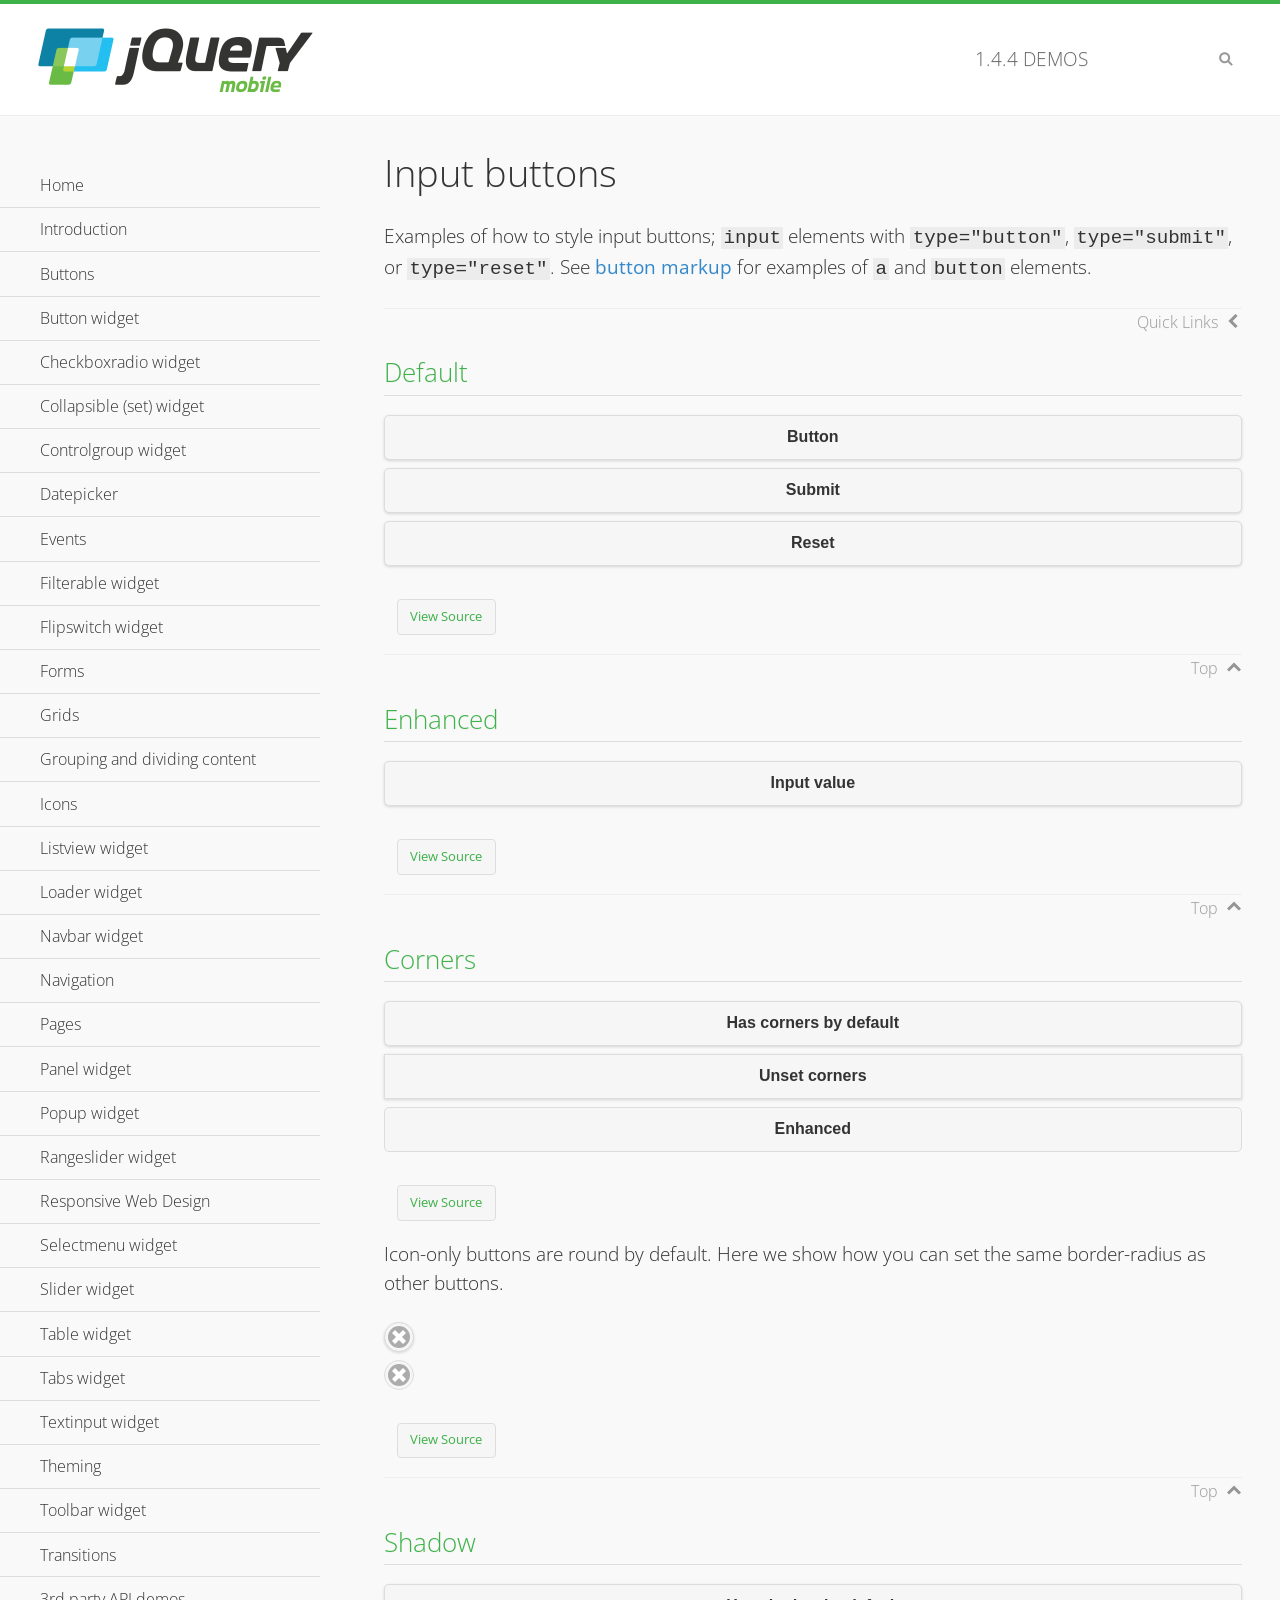
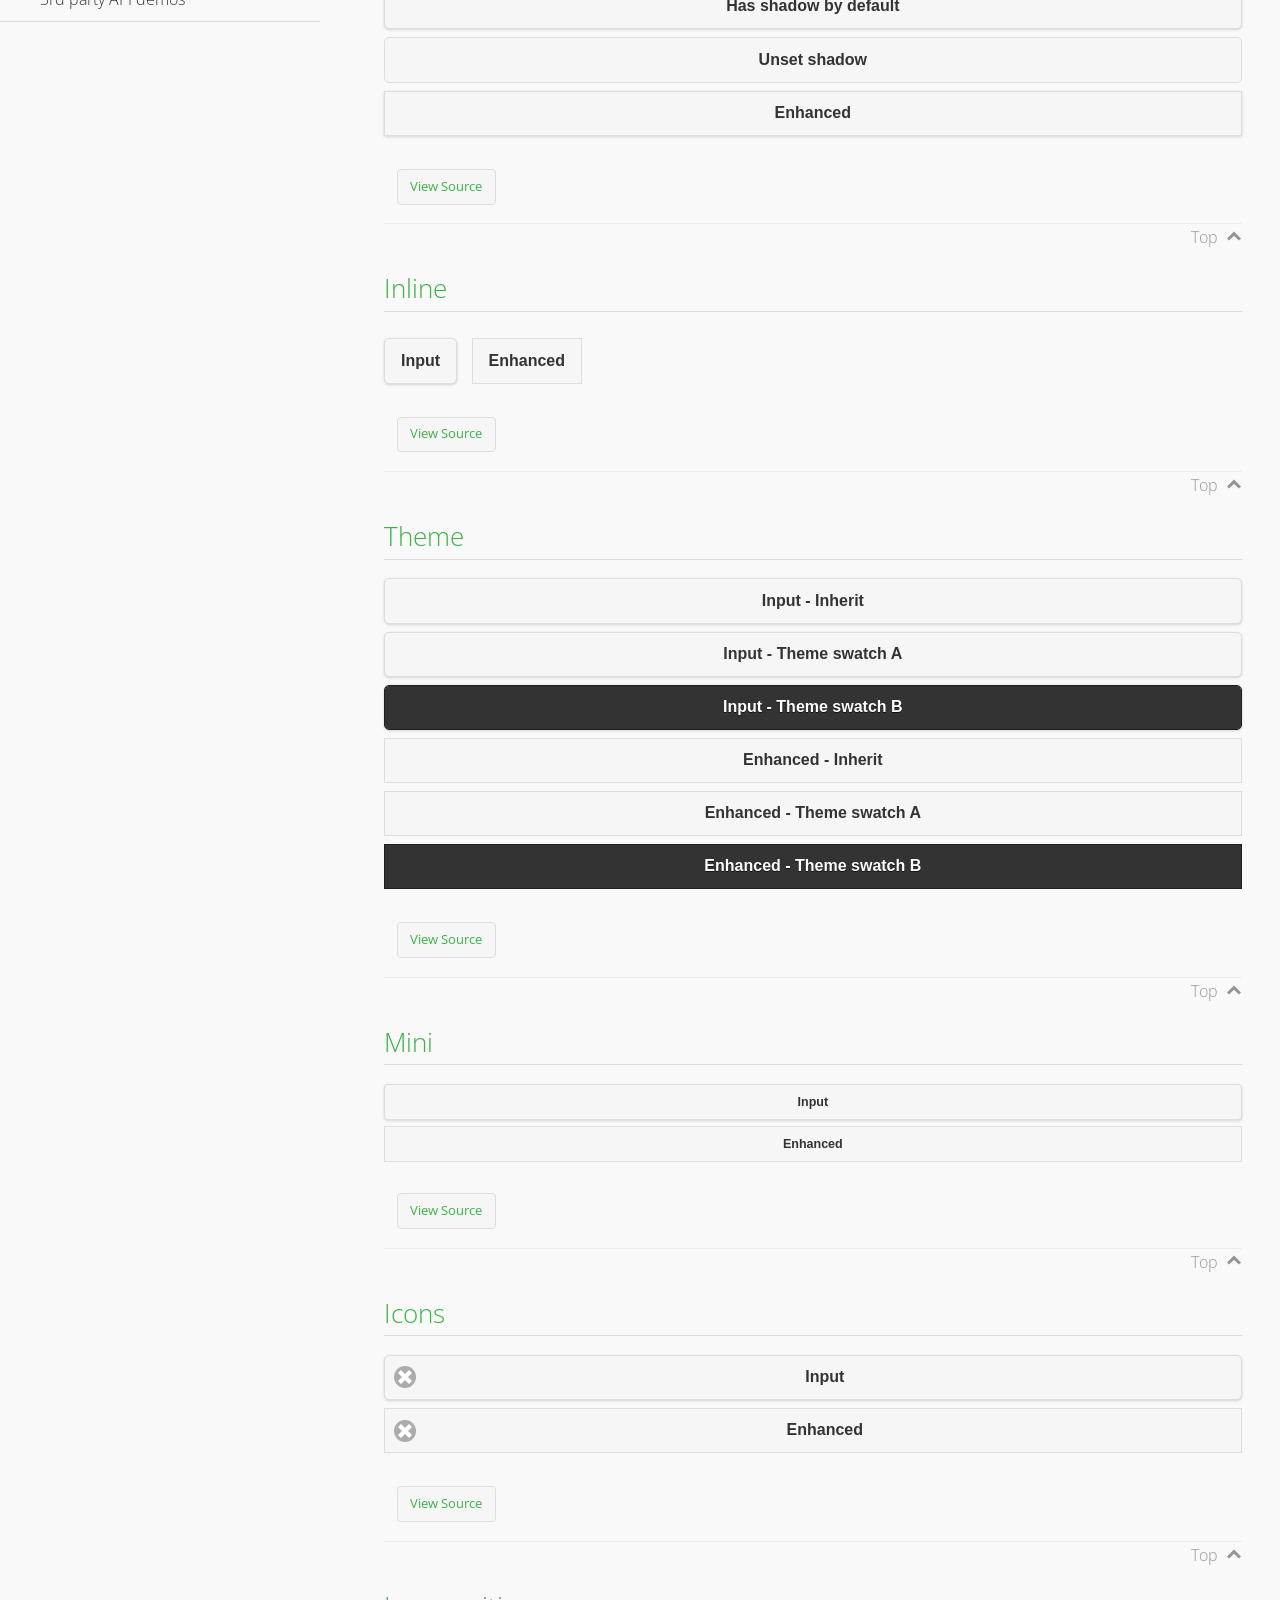
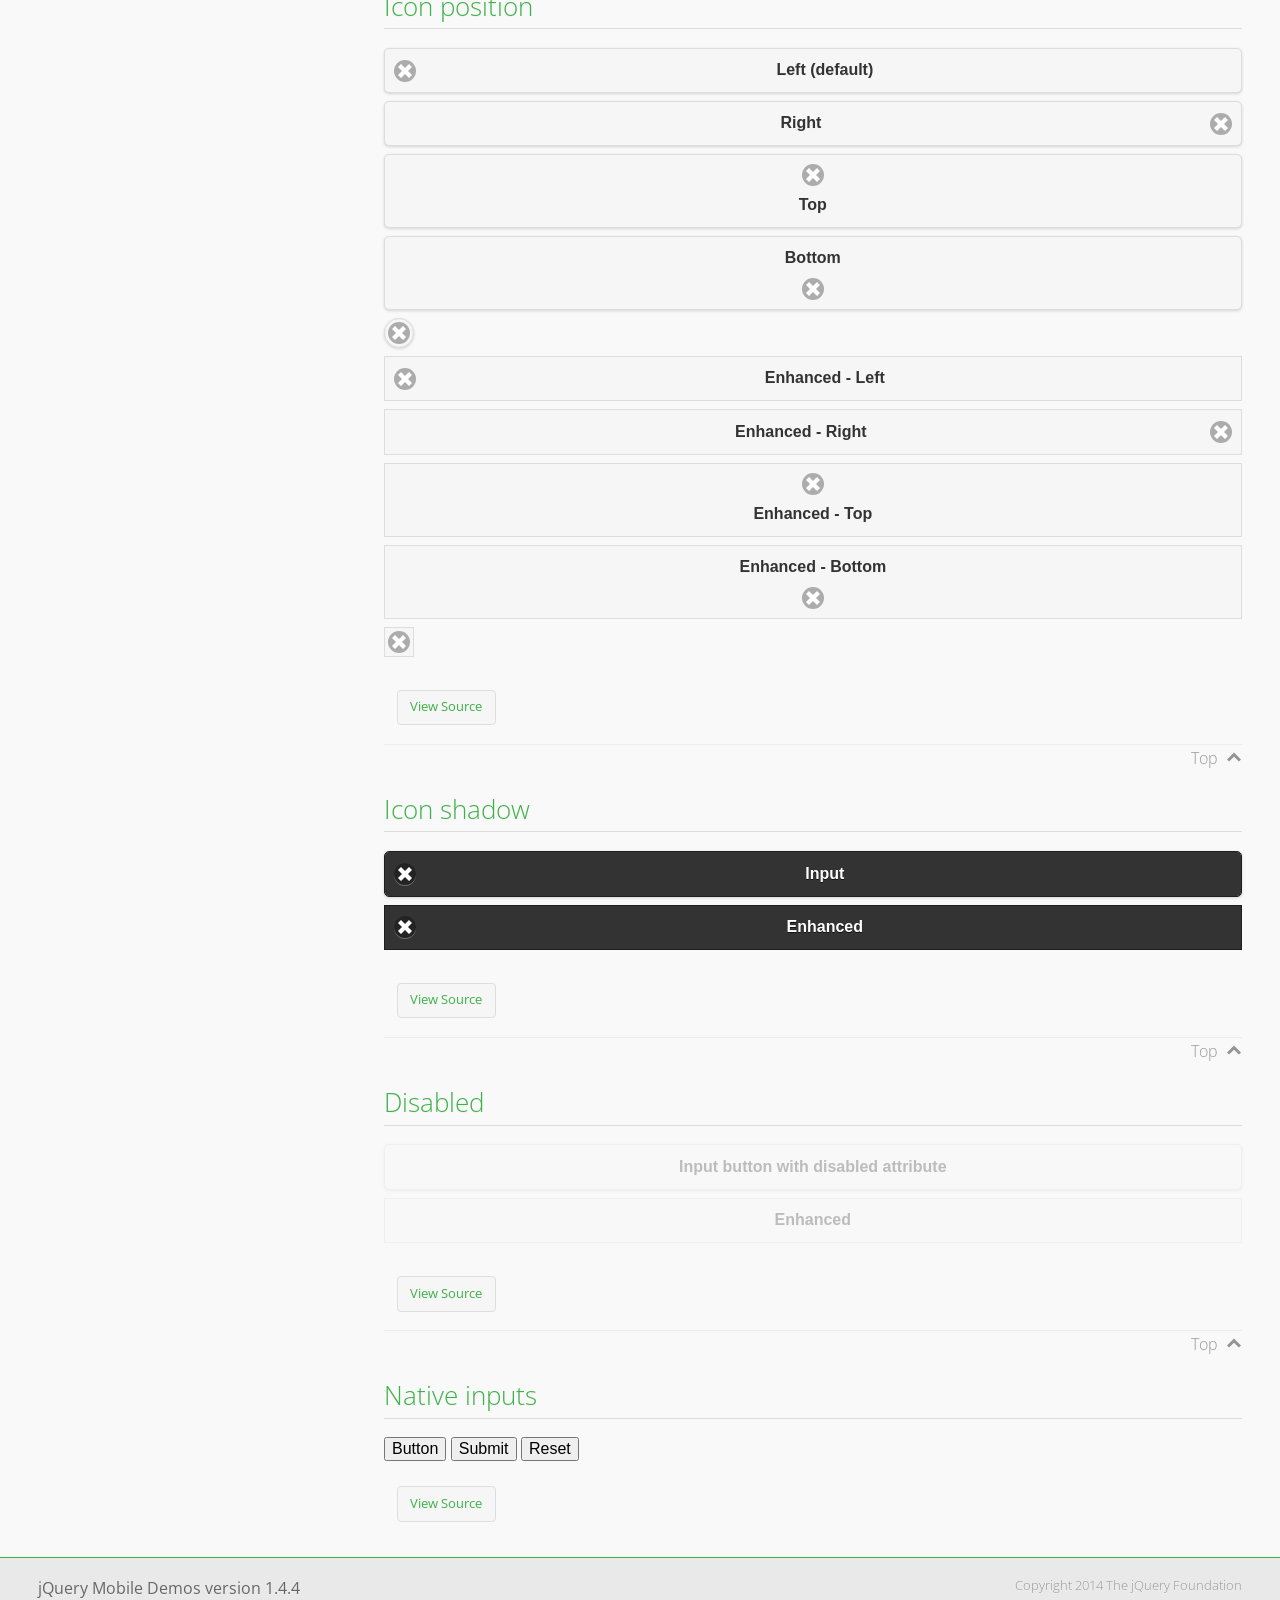
<file: meetingPhone/jquery.mobile-1.4.4/jquery.mobile-1.4.4/demos/button/index.html>
<!DOCTYPE html>
<html>
<head>
	<meta charset="utf-8">
	<meta name="viewport" content="width=device-width, initial-scale=1">
	<title>Input buttons - jQuery Mobile Demos</title>
	<link rel="shortcut icon" href="../favicon.ico">
    <link rel="stylesheet" href="http://fonts.googleapis.com/css?family=Open+Sans:300,400,700">
	<link rel="stylesheet" href="../css/themes/default/jquery.mobile-1.4.4.min.css">
	<link rel="stylesheet" href="../_assets/css/jqm-demos.css">
	<script src="../js/jquery.js"></script>
	<script src="../_assets/js/index.js"></script>
	<script src="../js/jquery.mobile-1.4.4.min.js"></script>
</head>
<body>
<div data-role="page" class="jqm-demos" data-quicklinks="true">

	<div data-role="header" class="jqm-header">
		<h2><a href="../" title="jQuery Mobile Demos home"><img src="../_assets/img/jquery-logo.png" alt="jQuery Mobile"></a></h2>
		<p><span class="jqm-version"></span> Demos</p>
		<a href="#" class="jqm-navmenu-link ui-btn ui-btn-icon-notext ui-corner-all ui-icon-bars ui-nodisc-icon ui-alt-icon ui-btn-left">Menu</a>
		<a href="#" class="jqm-search-link ui-btn ui-btn-icon-notext ui-corner-all ui-icon-search ui-nodisc-icon ui-alt-icon ui-btn-right">Search</a>
	</div><!-- /header -->

	<div role="main" class="ui-content jqm-content">

		<h1>Input buttons</h1>

		<p>Examples of how to style input buttons; <code>input</code> elements with <code>type="button"</code>, <code>type="submit"</code>, or <code>type="reset"</code>. See <a href="../button-markup/">button markup</a> for examples of <code>a</code> and <code>button</code> elements.</p>

		<h2>Default</h2>

		<div data-demo-html="true">
			<form>
				<input type="button" value="Button">
				<input type="submit" value="Submit">
				<input type="reset" value="Reset">
			</form>
		</div><!--/demo-html -->

		<h2>Enhanced</h2>

		<div data-demo-html="true">
			<form>
				<div class="ui-input-btn ui-btn ui-corner-all ui-shadow">
					Input value
					<input type="button" data-enhanced="true" value="Input value">
				</div>
			</form>
		</div><!--/demo-html -->

		<h2>Corners</h2>

		<div data-demo-html="true">
			<form>
				<input type="button" value="Has corners by default">
				<input type="button" data-corners="false" value="Unset corners">
				<div class="ui-input-btn ui-btn ui-corner-all">
					Enhanced
					<input type="button" data-enhanced="true" value="Enhanced">
				</div>
			</form>
		</div><!--/demo-html -->

		<p>Icon-only buttons are round by default. Here we show how you can set the same border-radius as other buttons.</p>

		<div data-demo-html="true" data-demo-css="true">
			<form>
				<input type="button" data-icon="delete" data-iconpos="notext" value="Icon only">
				<div id="custom-border-radius">
					<div class="ui-input-btn ui-btn ui-icon-delete ui-btn-icon-notext ui-corner-all">
						Enhanced - Icon only
						<input type="button" data-enhanced="true" value="Enhanced - Icon only">
					</div>
				</div>
			</form>
		</div><!--/demo-html -->

		<h2>Shadow</h2>

		<div data-demo-html="true">
			<form>
				<input type="button" value="Has shadow by default">
				<input type="button" data-shadow="false" value="Unset shadow">
				<div class="ui-input-btn ui-btn ui-shadow">
					Enhanced
					<input type="button" data-enhanced="true" value="Enhanced">
				</div>
			</form>
		</div><!--/demo-html -->

		<h2>Inline</h2>

		<div data-demo-html="true">
			<form>
				<input type="button" data-inline="true" value="Input">
				<div class="ui-input-btn ui-btn ui-btn-inline">
					Enhanced
					<input type="button" data-enhanced="true" value="Enhanced">
				</div>
			</form>
		</div><!--/demo-html -->

		<h2>Theme</h2>

		<div data-demo-html="true">
			<form>
				<input type="button" value="Input - Inherit">
				<input type="button" data-theme="a" value="Input - Theme swatch A">
				<input type="button" data-theme="b" value="Input - Theme swatch B">
				<div class="ui-input-btn ui-btn">
					Enhanced - Inherit
					<input type="button" data-enhanced="true" value="Enhanced - Inherit">
				</div>
				<div class="ui-input-btn ui-btn ui-btn-a">
					Enhanced - Theme swatch A
					<input type="button" data-enhanced="true" value="Enhanced - Theme swatch A">
				</div>
				<div class="ui-input-btn ui-btn ui-btn-b">
					Enhanced - Theme swatch B
					<input type="button" data-enhanced="true" value="Enhanced - Theme swatch B">
				</div>
			</form>
		</div><!--/demo-html -->

		<h2>Mini</h2>

		<div data-demo-html="true">
			<form>
				<input type="button" data-mini="true" value="Input">
				<div class="ui-input-btn ui-btn ui-mini">
					Enhanced
					<input type="button" data-enhanced="true" value="Enhanced">
				</div>
			</form>
		</div><!--/demo-html -->

		<h2>Icons</h2>

		<div data-demo-html="true">
			<form>
				<input type="button" data-icon="delete" value="Input">
				<div class="ui-input-btn ui-btn ui-icon-delete ui-btn-icon-left">
					Enhanced
					<input type="button" data-enhanced="true" value="Enhanced">
				</div>
			</form>
		</div><!--/demo-html -->

		<h2>Icon position</h2>

		<div data-demo-html="true">
			<form>
				<input type="button" data-icon="delete" value="Left (default)">
				<input type="button" data-icon="delete" data-iconpos="right" value="Right">
				<input type="button" data-icon="delete" data-iconpos="top" value="Top">
				<input type="button" data-icon="delete" data-iconpos="bottom" value="Bottom">
				<input type="button" data-icon="delete" data-iconpos="notext" value="Icon only">
				<div class="ui-input-btn ui-btn ui-icon-delete ui-btn-icon-left">
					Enhanced - Left
					<input type="button" data-enhanced="true" value="Enhanced - Left">
				</div>
				<div class="ui-input-btn ui-btn ui-icon-delete ui-btn-icon-right">
					Enhanced - Right
					<input type="button" data-enhanced="true" value="Enhanced - Right">
				</div>
				<div class="ui-input-btn ui-btn ui-icon-delete ui-btn-icon-top">
					Enhanced - Top
					<input type="button" data-enhanced="true" value="Enhanced - Top">
				</div>
				<div class="ui-input-btn ui-btn ui-icon-delete ui-btn-icon-bottom">
					Enhanced - Bottom
					<input type="button" data-enhanced="true" value="Enhanced - Bottom">
				</div>
				<div class="ui-input-btn ui-btn ui-icon-delete ui-btn-icon-notext">
					Enhanced - Icon only
					<input type="button" data-enhanced="true" value="Enhanced - Icon only">
				</div>
			</form>
		</div><!--/demo-html -->

		<h2>Icon shadow</h2>

		<div data-demo-html="true">
			<form>
				<input type="button" data-theme="b" data-icon="delete" data-iconshadow="true" value="Input">
				<div class="ui-input-btn ui-btn ui-btn-b ui-icon-delete ui-btn-icon-left ui-shadow-icon">
					Enhanced
					<input type="button" data-enhanced="true" value="Enhanced">
				</div>
			</form>
		</div><!--/demo-html -->

		<h2>Disabled</h2>

		<div data-demo-html="true">
			<form>
				<input type="button" disabled value="Input button with disabled attribute">
				<div class="ui-input-btn ui-btn ui-state-disabled">
					Enhanced
					<input type="button" disabled data-enhanced="true" value="Enhanced">
				</div>
			</form>
		</div><!--/demo-html -->

		<h2>Native inputs</h2>

		<div data-demo-html="true">
			<form>
				<input type="button" data-role="none" value="Button">
				<input type="submit" data-role="none" value="Submit">
				<input type="reset" data-role="none" value="Reset">
			</form>
		</div><!--/demo-html -->

	</div><!-- /content -->
	    <div data-role="panel" class="jqm-navmenu-panel" data-position="left" data-display="overlay" data-theme="a">
	    	<ul class="jqm-list ui-alt-icon ui-nodisc-icon">
<li data-filtertext="demos homepage" data-icon="home"><a href=".././">Home</a></li>
<li data-filtertext="introduction overview getting started"><a href="../intro/" data-ajax="false">Introduction</a></li>
<li data-filtertext="buttons button markup buttonmarkup method anchor link button element"><a href="../button-markup/" data-ajax="false">Buttons</a></li>
<li data-filtertext="form button widget input button submit reset"><a href="../button/" data-ajax="false">Button widget</a></li>
<li data-role="collapsible" data-enhanced="true" data-collapsed-icon="carat-d" data-expanded-icon="carat-u" data-iconpos="right" data-inset="false" class="ui-collapsible ui-collapsible-themed-content ui-collapsible-collapsed">
	<h3 class="ui-collapsible-heading ui-collapsible-heading-collapsed">
		<a href="#" class="ui-collapsible-heading-toggle ui-btn ui-btn-icon-right ui-btn-inherit ui-icon-carat-d">
		    Checkboxradio widget<span class="ui-collapsible-heading-status"> click to expand contents</span>
		</a>
	</h3>
	<div class="ui-collapsible-content ui-body-inherit ui-collapsible-content-collapsed" aria-hidden="true">
		<ul>
			<li data-filtertext="form checkboxradio widget checkbox input checkboxes controlgroups"><a href="../checkboxradio-checkbox/" data-ajax="false">Checkboxes</a></li>
			<li data-filtertext="form checkboxradio widget radio input radio buttons controlgroups"><a href="../checkboxradio-radio/" data-ajax="false">Radio buttons</a></li>
		</ul>
	</div>
</li>
<li data-role="collapsible" data-enhanced="true" data-collapsed-icon="carat-d" data-expanded-icon="carat-u" data-iconpos="right" data-inset="false" class="ui-collapsible ui-collapsible-themed-content ui-collapsible-collapsed">
	<h3 class="ui-collapsible-heading ui-collapsible-heading-collapsed">
		<a href="#" class="ui-collapsible-heading-toggle ui-btn ui-btn-icon-right ui-btn-inherit ui-icon-carat-d">
			Collapsible (set) widget<span class="ui-collapsible-heading-status"> click to expand contents</span>
		</a>
	</h3>
	<div class="ui-collapsible-content ui-body-inherit ui-collapsible-content-collapsed" aria-hidden="true">
		<ul>
			<li data-filtertext="collapsibles content formatting"><a href="../collapsible/" data-ajax="false">Collapsible</a></li>
			<li data-filtertext="dynamic collapsible set accordion append expand"><a href="../collapsible-dynamic/" data-ajax="false">Dynamic collapsibles</a></li>
			<li data-filtertext="accordions collapsible set widget content formatting grouped collapsibles"><a href="../collapsibleset/" data-ajax="false">Collapsible set</a></li>
		</ul>
	</div>
</li>
<li data-role="collapsible" data-enhanced="true" data-collapsed-icon="carat-d" data-expanded-icon="carat-u" data-iconpos="right" data-inset="false" class="ui-collapsible ui-collapsible-themed-content ui-collapsible-collapsed">
	<h3 class="ui-collapsible-heading ui-collapsible-heading-collapsed">
		<a href="#" class="ui-collapsible-heading-toggle ui-btn ui-btn-icon-right ui-btn-inherit ui-icon-carat-d">
			Controlgroup widget<span class="ui-collapsible-heading-status"> click to expand contents</span>
		</a>
	</h3>
	<div class="ui-collapsible-content ui-body-inherit ui-collapsible-content-collapsed" aria-hidden="true">
		<ul>
			<li data-filtertext="controlgroups selectmenu checkboxradio input grouped buttons horizontal vertical"><a href="../controlgroup/" data-ajax="false">Controlgroup</a></li>
			<li data-filtertext="dynamic controlgroup dynamically add buttons"><a href="../controlgroup-dynamic/" data-ajax="false">Dynamic controlgroups</a></li>
		</ul>
	</div>
</li>
<li data-filtertext="form datepicker widget date input"><a href="../datepicker/" data-ajax="false">Datepicker</a></li>
<li data-role="collapsible" data-enhanced="true" data-collapsed-icon="carat-d" data-expanded-icon="carat-u" data-iconpos="right" data-inset="false" class="ui-collapsible ui-collapsible-themed-content ui-collapsible-collapsed">
	<h3 class="ui-collapsible-heading ui-collapsible-heading-collapsed">
		<a href="#" class="ui-collapsible-heading-toggle ui-btn ui-btn-icon-right ui-btn-inherit ui-icon-carat-d">
			Events<span class="ui-collapsible-heading-status"> click to expand contents</span>
		</a>
	</h3>
	<div class="ui-collapsible-content ui-body-inherit ui-collapsible-content-collapsed" aria-hidden="true">
		<ul>
			<li data-filtertext="swipe to delete list items listviews swipe events"><a href="../swipe-list/" data-ajax="false">Swipe list items</a></li>
			<li data-filtertext="swipe to navigate swipe page navigation swipe events"><a href="../swipe-page/" data-ajax="false">Swipe page navigation</a></li>
		</ul>
	</div>
</li>
<li data-filtertext="filterable filter elements sorting searching listview table"><a href="../filterable/" data-ajax="false">Filterable widget</a></li>
<li data-filtertext="form flipswitch widget flip toggle switch binary select checkbox input"><a href="../flipswitch/" data-ajax="false">Flipswitch widget</a></li>
<li data-role="collapsible" data-enhanced="true" data-collapsed-icon="carat-d" data-expanded-icon="carat-u" data-iconpos="right" data-inset="false" class="ui-collapsible ui-collapsible-themed-content ui-collapsible-collapsed">
	<h3 class="ui-collapsible-heading ui-collapsible-heading-collapsed">
		<a href="#" class="ui-collapsible-heading-toggle ui-btn ui-btn-icon-right ui-btn-inherit ui-icon-carat-d">
			Forms<span class="ui-collapsible-heading-status"> click to expand contents</span>
		</a>
	</h3>
	<div class="ui-collapsible-content ui-body-inherit ui-collapsible-content-collapsed" aria-hidden="true">
		<ul>
			<li data-filtertext="forms text checkbox radio range button submit reset inputs selects textarea slider flipswitch label form elements"><a href="../forms/" data-ajax="false">Forms</a></li>
			<li data-filtertext="form hide labels hidden accessible ui-hidden-accessible forms"><a href="../forms-label-hidden-accessible/" data-ajax="false">Hide labels</a></li>
			<li data-filtertext="form field containers fieldcontain ui-field-contain forms"><a href="../forms-field-contain/" data-ajax="false">Field containers</a></li>
			<li data-filtertext="forms disabled form elements"><a href="../forms-disabled/" data-ajax="false">Forms disabled</a></li>
			<li data-filtertext="forms gallery examples overview forms text checkbox radio range button submit reset inputs selects textarea slider flipswitch label form elements"><a href="../forms-gallery/" data-ajax="false">Forms gallery</a></li>
		</ul>
	</div>
</li>
<li data-role="collapsible" data-enhanced="true" data-collapsed-icon="carat-d" data-expanded-icon="carat-u" data-iconpos="right" data-inset="false" class="ui-collapsible ui-collapsible-themed-content ui-collapsible-collapsed">
	<h3 class="ui-collapsible-heading ui-collapsible-heading-collapsed">
		<a href="#" class="ui-collapsible-heading-toggle ui-btn ui-btn-icon-right ui-btn-inherit ui-icon-carat-d">
			Grids<span class="ui-collapsible-heading-status"> click to expand contents</span>
		</a>
	</h3>
	<div class="ui-collapsible-content ui-body-inherit ui-collapsible-content-collapsed" aria-hidden="true">
		<ul>
			<li data-filtertext="grids columns blocks content formatting rwd responsive css framework"><a href="../grids/" data-ajax="false">Grids</a></li>
			<li data-filtertext="buttons in grids css framework"><a href="../grids-buttons/" data-ajax="false">Buttons in grids</a></li>
			<li data-filtertext="custom responsive grids rwd css framework"><a href="../grids-custom-responsive/" data-ajax="false">Custom responsive grids</a></li>
		</ul>
	</div>
</li>
<li data-filtertext="blocks content formatting sections heading"><a href="../body-bar-classes/" data-ajax="false">Grouping and dividing content</a></li>
<li data-role="collapsible" data-enhanced="true" data-collapsed-icon="carat-d" data-expanded-icon="carat-u" data-iconpos="right" data-inset="false" class="ui-collapsible ui-collapsible-themed-content ui-collapsible-collapsed">
	<h3 class="ui-collapsible-heading ui-collapsible-heading-collapsed">
		<a href="#" class="ui-collapsible-heading-toggle ui-btn ui-btn-icon-right ui-btn-inherit ui-icon-carat-d">
			Icons<span class="ui-collapsible-heading-status"> click to expand contents</span>
		</a>
	</h3>
	<div class="ui-collapsible-content ui-body-inherit ui-collapsible-content-collapsed" aria-hidden="true">
		<ul>
			<li data-filtertext="button icons svg disc alt custom icon position"><a href="../icons/" data-ajax="false">Icons</a></li>
			<li data-filtertext=""><a href="../icons-grunticon/" data-ajax="false">Grunticon loader</a></li>
		</ul>
	</div>
</li>
<li data-role="collapsible" data-enhanced="true" data-collapsed-icon="carat-d" data-expanded-icon="carat-u" data-iconpos="right" data-inset="false" class="ui-collapsible ui-collapsible-themed-content ui-collapsible-collapsed">
	<h3 class="ui-collapsible-heading ui-collapsible-heading-collapsed">
		<a href="#" class="ui-collapsible-heading-toggle ui-btn ui-btn-icon-right ui-btn-inherit ui-icon-carat-d">
			Listview widget<span class="ui-collapsible-heading-status"> click to expand contents</span>
		</a>
	</h3>
	<div class="ui-collapsible-content ui-body-inherit ui-collapsible-content-collapsed" aria-hidden="true">
		<ul>
			<li data-filtertext="listview widget thumbnails icons nested split button collapsible ul ol"><a href="../listview/" data-ajax="false">Listview</a></li>
			<li data-filtertext="autocomplete filterable reveal listview filtertextbeforefilter placeholder"><a href="../listview-autocomplete/" data-ajax="false">Listview autocomplete</a></li>
			<li data-filtertext="autocomplete filterable reveal listview remote data filtertextbeforefilter placeholder"><a href="../listview-autocomplete-remote/" data-ajax="false">Listview autocomplete remote data</a></li>
			<li data-filtertext="autodividers anchor jump scroll linkbars listview lists ul ol"><a href="../listview-autodividers-linkbar/" data-ajax="false">Listview autodividers linkbar</a></li>
			<li data-filtertext="listview autodividers selector autodividersselector lists ul ol"><a href="../listview-autodividers-selector/" data-ajax="false">Listview autodividers selector</a></li>
			<li data-filtertext="listview nested list items"><a href="../listview-nested-lists/" data-ajax="false">Nested Listviews</a></li>
			<li data-filtertext="listview collapsible list items flat"><a href="../listview-collapsible-item-flat/" data-ajax="false">Listview collapsible list items (flat)</a></li>
			<li data-filtertext="listview collapsible list indented"><a href="../listview-collapsible-item-indented/" data-ajax="false">Listview collapsible list items (indented)</a></li>
			<li data-filtertext="grid listview responsive grids responsive listviews lists ul"><a href="../listview-grid/" data-ajax="false">Listview responsive grid</a></li>
		</ul>
	</div>
</li>
<li data-filtertext="loader widget page loading navigation overlay spinner"><a href="../loader/" data-ajax="false">Loader widget</a></li>
<li data-filtertext="navbar widget navmenu toolbars header footer"><a href="../navbar/" data-ajax="false">Navbar widget</a></li>
<li data-role="collapsible" data-enhanced="true" data-collapsed-icon="carat-d" data-expanded-icon="carat-u" data-iconpos="right" data-inset="false" class="ui-collapsible ui-collapsible-themed-content ui-collapsible-collapsed">
	<h3 class="ui-collapsible-heading ui-collapsible-heading-collapsed">
		<a href="#" class="ui-collapsible-heading-toggle ui-btn ui-btn-icon-right ui-btn-inherit ui-icon-carat-d">
			Navigation<span class="ui-collapsible-heading-status"> click to expand contents</span>
		</a>
	</h3>
	<div class="ui-collapsible-content ui-body-inherit ui-collapsible-content-collapsed" aria-hidden="true">
		<ul>
			<li data-filtertext="ajax navigation navigate widget history event method"><a href="../navigation/" data-ajax="false">Navigation</a></li>
			<li data-filtertext="linking pages page links navigation ajax prefetch cache"><a href="../navigation-linking-pages/" data-ajax="false">Linking pages</a></li>
			<!-- <li data-filtertext="php redirect server redirection server-side navigation"><a href="../navigation-php-redirect/" data-ajax="false">PHP redirect demo</a></li>-->
			<li data-filtertext="navigation redirection hash query"><a href="../navigation-hash-processing/" data-ajax="false">Hash processing demo</a></li>
			<li data-filtertext="navigation redirection hash query"><a href="../page-events/" data-ajax="false">Page Navigation Events</a></li>
		</ul>
	</div>
</li>
<li data-role="collapsible" data-enhanced="true" data-collapsed-icon="carat-d" data-expanded-icon="carat-u" data-iconpos="right" data-inset="false" class="ui-collapsible ui-collapsible-themed-content ui-collapsible-collapsed">
	<h3 class="ui-collapsible-heading ui-collapsible-heading-collapsed">
		<a href="#" class="ui-collapsible-heading-toggle ui-btn ui-btn-icon-right ui-btn-inherit ui-icon-carat-d">
			Pages<span class="ui-collapsible-heading-status"> click to expand contents</span>
		</a>
	</h3>
	<div class="ui-collapsible-content ui-body-inherit ui-collapsible-content-collapsed" aria-hidden="true">
		<ul>
			<li data-filtertext="pages page widget ajax navigation"><a href="../pages/" data-ajax="false">Pages</a></li>
			<li data-filtertext="single page"><a href="../pages-single-page/" data-ajax="false">Single page</a></li>
			<li data-filtertext="multipage multi-page page"><a href="../pages-multi-page/" data-ajax="false">Multi-page template</a></li>
			<li data-filtertext="dialog page widget modal popup"><a href="../pages-dialog/" data-ajax="false">Dialog page</a></li>
		</ul>
	</div>
</li>
<li data-role="collapsible" data-enhanced="true" data-collapsed-icon="carat-d" data-expanded-icon="carat-u" data-iconpos="right" data-inset="false" class="ui-collapsible ui-collapsible-themed-content ui-collapsible-collapsed">
	<h3 class="ui-collapsible-heading ui-collapsible-heading-collapsed">
		<a href="#" class="ui-collapsible-heading-toggle ui-btn ui-btn-icon-right ui-btn-inherit ui-icon-carat-d">
			Panel widget<span class="ui-collapsible-heading-status"> click to expand contents</span>
		</a>
	</h3>
	<div class="ui-collapsible-content ui-body-inherit ui-collapsible-content-collapsed" aria-hidden="true">
		<ul>
			<li data-filtertext="panel widget sliding panels reveal push overlay responsive"><a href="../panel/" data-ajax="false">Panel</a></li>
			<li data-filtertext=""><a href="../panel-external/" data-ajax="false">External panels</a></li>
			<li data-filtertext="panel "><a href="../panel-fixed/" data-ajax="false">Fixed panels</a></li>
			<li data-filtertext="panel slide panels sliding panels shadow rwd responsive breakpoint"><a href="../panel-responsive/" data-ajax="false">Panels responsive</a></li>
			<li data-filtertext="panel custom style custom panel width reveal shadow listview panel styling page background wrapper"><a href="../panel-styling/" data-ajax="false">Custom panel style</a></li>
			<li data-filtertext="panel open on swipe"><a href="../panel-swipe-open/" data-ajax="false">Panel open on swipe</a></li>
			<li data-filtertext="panels outside page internal external toolbars"><a href="../panel-external-internal/" data-ajax="false">Panel external and internal</a></li>
		</ul>
	</div>
</li>
<li data-role="collapsible" data-enhanced="true" data-collapsed-icon="carat-d" data-expanded-icon="carat-u" data-iconpos="right" data-inset="false" class="ui-collapsible ui-collapsible-themed-content ui-collapsible-collapsed">
	<h3 class="ui-collapsible-heading ui-collapsible-heading-collapsed">
		<a href="#" class="ui-collapsible-heading-toggle ui-btn ui-btn-icon-right ui-btn-inherit ui-icon-carat-d">
			Popup widget<span class="ui-collapsible-heading-status"> click to expand contents</span>
		</a>
	</h3>
	<div class="ui-collapsible-content ui-body-inherit ui-collapsible-content-collapsed" aria-hidden="true">
		<ul>
			<li data-filtertext="popup widget popups dialog modal transition tooltip lightbox form overlay screen flip pop fade transition"><a href="../popup/" data-ajax="false">Popup</a></li>
			<li data-filtertext="popup alignment position"><a href="../popup-alignment/" data-ajax="false">Popup alignment</a></li>
			<li data-filtertext="popup arrow size popups popover"><a href="../popup-arrow-size/" data-ajax="false">Popup arrow size</a></li>
			<li data-filtertext="dynamic popups popup images lightbox"><a href="../popup-dynamic/" data-ajax="false">Dynamic popups</a></li>
			<li data-filtertext="popups with iframes scaling"><a href="../popup-iframe/" data-ajax="false">Popups with iframes</a></li>
			<li data-filtertext="popup image scaling"><a href="../popup-image-scaling/" data-ajax="false">Popup image scaling</a></li>
			<li data-filtertext="external popup outside multi-page"><a href="../popup-outside-multipage/" data-ajax="false">Popup outside multi-page</a></li>
		</ul>
	</div>
</li>
<li data-filtertext="form rangeslider widget dual sliders dual handle sliders range input"><a href="../rangeslider/" data-ajax="false">Rangeslider widget</a></li>
<li data-filtertext="responsive web design rwd adaptive progressive enhancement PE accessible mobile breakpoints media query media queries"><a href="../rwd/" data-ajax="false">Responsive Web Design</a></li>
<li data-role="collapsible" data-enhanced="true" data-collapsed-icon="carat-d" data-expanded-icon="carat-u" data-iconpos="right" data-inset="false" class="ui-collapsible ui-collapsible-themed-content ui-collapsible-collapsed">
	<h3 class="ui-collapsible-heading ui-collapsible-heading-collapsed">
		<a href="#" class="ui-collapsible-heading-toggle ui-btn ui-btn-icon-right ui-btn-inherit ui-icon-carat-d">
			Selectmenu widget<span class="ui-collapsible-heading-status"> click to expand contents</span>
		</a>
	</h3>
	<div class="ui-collapsible-content ui-body-inherit ui-collapsible-content-collapsed" aria-hidden="true">
		<ul>
			<li data-filtertext="form selectmenu widget select input custom select menu selects"><a href="../selectmenu/" data-ajax="false">Selectmenu</a></li>
			<li data-filtertext="form custom select menu selectmenu widget custom menu option optgroup multiple selects"><a href="../selectmenu-custom/" data-ajax="false">Custom select menu</a></li>
			<li data-filtertext="filterable select filter popup dialog"><a href="../selectmenu-custom-filter/" data-ajax="false">Custom select menu with filter</a></li>
		</ul>
	</div>
</li>
<li data-role="collapsible" data-enhanced="true" data-collapsed-icon="carat-d" data-expanded-icon="carat-u" data-iconpos="right" data-inset="false" class="ui-collapsible ui-collapsible-themed-content ui-collapsible-collapsed">
	<h3 class="ui-collapsible-heading ui-collapsible-heading-collapsed">
		<a href="#" class="ui-collapsible-heading-toggle ui-btn ui-btn-icon-right ui-btn-inherit ui-icon-carat-d">
			Slider widget<span class="ui-collapsible-heading-status"> click to expand contents</span>
		</a>
	</h3>
	<div class="ui-collapsible-content ui-body-inherit ui-collapsible-content-collapsed" aria-hidden="true">
		<ul>
			<li data-filtertext="form slider widget range input single sliders"><a href="../slider/" data-ajax="false">Slider</a></li>
			<li data-filtertext="form slider widget flipswitch slider binary select flip toggle switch"><a href="../slider-flipswitch/" data-ajax="false">Slider flip toggle switch</a></li>
			<li data-filtertext="form slider tooltip handle value input range sliders"><a href="../slider-tooltip/" data-ajax="false">Slider tooltip</a></li>
		</ul>
	</div>
</li>
<li data-role="collapsible" data-enhanced="true" data-collapsed-icon="carat-d" data-expanded-icon="carat-u" data-iconpos="right" data-inset="false" class="ui-collapsible ui-collapsible-themed-content ui-collapsible-collapsed">
	<h3 class="ui-collapsible-heading ui-collapsible-heading-collapsed">
		<a href="#" class="ui-collapsible-heading-toggle ui-btn ui-btn-icon-right ui-btn-inherit ui-icon-carat-d">
			Table widget<span class="ui-collapsible-heading-status"> click to expand contents</span>
		</a>
	</h3>
	<div class="ui-collapsible-content ui-body-inherit ui-collapsible-content-collapsed" aria-hidden="true">
		<ul>
			<li data-filtertext="table widget reflow column toggle th td responsive tables rwd hide show tabular"><a href="../table-column-toggle/" data-ajax="false">Table Column Toggle</a></li>
			<li data-filtertext="table column toggle phone comparison demo"><a href="../table-column-toggle-example/" data-ajax="false">Table Column Toggle demo</a></li>
			<li data-filtertext="responsive tables table column toggle heading groups rwd breakpoint"><a href="../table-column-toggle-heading-groups/" data-ajax="false">Table Column Toggle heading groups</a></li>
			<li data-filtertext="responsive tables table column toggle hide rwd breakpoint customization options"><a href="../table-column-toggle-options/" data-ajax="false">Table Column Toggle options</a></li>
			<li data-filtertext="table reflow th td responsive rwd columns tabular"><a href="../table-reflow/" data-ajax="false">Table Reflow</a></li>
			<li data-filtertext="responsive tables table reflow heading groups rwd breakpoint"><a href="../table-reflow-heading-groups/" data-ajax="false">Table Reflow heading groups</a></li>
			<li data-filtertext="responsive tables table reflow stripes strokes table style"><a href="../table-reflow-stripes-strokes/" data-ajax="false">Table Reflow stripes and strokes</a></li>
			<li data-filtertext="responsive tables table reflow stack custom styles"><a href="../table-reflow-styling/" data-ajax="false">Table Reflow custom styles</a></li>
		</ul>
	</div>
</li>
<li data-filtertext="ui tabs widget"><a href="../tabs/" data-ajax="false">Tabs widget</a></li>
<li data-filtertext="form textinput widget text input textarea number date time tel email file color password"><a href="../textinput/" data-ajax="false">Textinput widget</a></li>
<li data-role="collapsible" data-enhanced="true" data-collapsed-icon="carat-d" data-expanded-icon="carat-u" data-iconpos="right" data-inset="false" class="ui-collapsible ui-collapsible-themed-content ui-collapsible-collapsed">
	<h3 class="ui-collapsible-heading ui-collapsible-heading-collapsed">
		<a href="#" class="ui-collapsible-heading-toggle ui-btn ui-btn-icon-right ui-btn-inherit ui-icon-carat-d">
			Theming<span class="ui-collapsible-heading-status"> click to expand contents</span>
		</a>
	</h3>
	<div class="ui-collapsible-content ui-body-inherit ui-collapsible-content-collapsed" aria-hidden="true">
		<ul>
			<li data-filtertext="default theme swatches theming style css"><a href="../theme-default/" data-ajax="false">Default theme</a></li>
			<li data-filtertext="classic theme old theme swatches theming style css"><a href="../theme-classic/" data-ajax="false">Classic theme</a></li>
		</ul>
	</div>
</li>
<li data-role="collapsible" data-enhanced="true" data-collapsed-icon="carat-d" data-expanded-icon="carat-u" data-iconpos="right" data-inset="false" class="ui-collapsible ui-collapsible-themed-content ui-collapsible-collapsed">
	<h3 class="ui-collapsible-heading ui-collapsible-heading-collapsed">
		<a href="#" class="ui-collapsible-heading-toggle ui-btn ui-btn-icon-right ui-btn-inherit ui-icon-carat-d">
			Toolbar widget<span class="ui-collapsible-heading-status"> click to expand contents</span>
		</a>
	</h3>
	<div class="ui-collapsible-content ui-body-inherit ui-collapsible-content-collapsed" aria-hidden="true">
		<ul>
			<li data-filtertext="toolbar widget header footer toolbars fixed fullscreen external sections"><a href="../toolbar/" data-ajax="false">Toolbar</a></li>
			<li data-filtertext="dynamic toolbars dynamically add toolbar header footer"><a href="../toolbar-dynamic/" data-ajax="false">Dynamic toolbars</a></li>
			<li data-filtertext="external toolbars header footer"><a href="../toolbar-external/" data-ajax="false">External toolbars</a></li>
			<li data-filtertext="fixed toolbars header footer"><a href="../toolbar-fixed/" data-ajax="false">Fixed toolbars</a></li>
			<li data-filtertext="fixed fullscreen toolbars header footer"><a href="../toolbar-fixed-fullscreen/" data-ajax="false">Fullscreen toolbars</a></li>
			<li data-filtertext="external fixed toolbars header footer"><a href="../toolbar-fixed-external/" data-ajax="false">Fixed external toolbars</a></li>
			<li data-filtertext="external persistent toolbars header footer navbar navmenu"><a href="../toolbar-fixed-persistent/" data-ajax="false">Persistent toolbars</a></li>
			<li data-filtertext="external ajax optimized toolbars persistent toolbars header footer navbar"><a href="../toolbar-fixed-persistent-optimized/" data-ajax="false">Ajax optimized toolbars</a></li>
			<li data-filtertext="form in toolbars header footer"><a href="../toolbar-fixed-forms/" data-ajax="false">Form in toolbar</a></li>
		</ul>
	</div>
</li>
<li data-filtertext="page transitions animated pages popup navigation flip slide fade pop"><a href="../transitions/" data-ajax="false">Transitions</a></li>
<li data-role="collapsible" data-enhanced="true" data-collapsed-icon="carat-d" data-expanded-icon="carat-u" data-iconpos="right" data-inset="false" class="ui-collapsible ui-collapsible-themed-content ui-collapsible-collapsed">
	<h3 class="ui-collapsible-heading ui-collapsible-heading-collapsed">
		<a href="#" class="ui-collapsible-heading-toggle ui-btn ui-btn-icon-right ui-btn-inherit ui-icon-carat-d">
			3rd party API demos<span class="ui-collapsible-heading-status"> click to expand contents</span>
		</a>
	</h3>
	<div class="ui-collapsible-content ui-body-inherit ui-collapsible-content-collapsed" aria-hidden="true">
		<ul>
			<li data-filtertext="backbone requirejs navigation router"><a href="../backbone-requirejs/" data-ajax="false">Backbone RequireJS</a></li>
			<li data-filtertext="google maps geolocation demo"><a href="../map-geolocation/" data-ajax="false">Google Maps geolocation</a></li>
			<li data-filtertext="google maps hybrid"><a href="../map-list-toggle/" data-ajax="false">Google Maps list toggle</a></li>
		</ul>
	</div>
</li>



		     </ul>
		</div><!-- /panel -->


	<div data-role="footer" data-position="fixed" data-tap-toggle="false" class="jqm-footer">
		<p>jQuery Mobile Demos version <span class="jqm-version"></span></p>
		<p>Copyright 2014 The jQuery Foundation</p>
	</div><!-- /footer -->
	<!-- TODO: This should become an external panel so we can add input to markup (unique ID) -->
    <div data-role="panel" class="jqm-search-panel" data-position="right" data-display="overlay" data-theme="a">
		<div class="jqm-search">
			<ul class="jqm-list" data-filter-placeholder="Search demos..." data-filter-reveal="true">
<li data-filtertext="demos homepage" data-icon="home"><a href=".././">Home</a></li>
<li data-filtertext="introduction overview getting started"><a href="../intro/" data-ajax="false">Introduction</a></li>
<li data-filtertext="buttons button markup buttonmarkup method anchor link button element"><a href="../button-markup/" data-ajax="false">Buttons</a></li>
<li data-filtertext="form button widget input button submit reset"><a href="../button/" data-ajax="false">Button widget</a></li>
<li data-role="collapsible" data-enhanced="true" data-collapsed-icon="carat-d" data-expanded-icon="carat-u" data-iconpos="right" data-inset="false" class="ui-collapsible ui-collapsible-themed-content ui-collapsible-collapsed">
	<h3 class="ui-collapsible-heading ui-collapsible-heading-collapsed">
		<a href="#" class="ui-collapsible-heading-toggle ui-btn ui-btn-icon-right ui-btn-inherit ui-icon-carat-d">
		    Checkboxradio widget<span class="ui-collapsible-heading-status"> click to expand contents</span>
		</a>
	</h3>
	<div class="ui-collapsible-content ui-body-inherit ui-collapsible-content-collapsed" aria-hidden="true">
		<ul>
			<li data-filtertext="form checkboxradio widget checkbox input checkboxes controlgroups"><a href="../checkboxradio-checkbox/" data-ajax="false">Checkboxes</a></li>
			<li data-filtertext="form checkboxradio widget radio input radio buttons controlgroups"><a href="../checkboxradio-radio/" data-ajax="false">Radio buttons</a></li>
		</ul>
	</div>
</li>
<li data-role="collapsible" data-enhanced="true" data-collapsed-icon="carat-d" data-expanded-icon="carat-u" data-iconpos="right" data-inset="false" class="ui-collapsible ui-collapsible-themed-content ui-collapsible-collapsed">
	<h3 class="ui-collapsible-heading ui-collapsible-heading-collapsed">
		<a href="#" class="ui-collapsible-heading-toggle ui-btn ui-btn-icon-right ui-btn-inherit ui-icon-carat-d">
			Collapsible (set) widget<span class="ui-collapsible-heading-status"> click to expand contents</span>
		</a>
	</h3>
	<div class="ui-collapsible-content ui-body-inherit ui-collapsible-content-collapsed" aria-hidden="true">
		<ul>
			<li data-filtertext="collapsibles content formatting"><a href="../collapsible/" data-ajax="false">Collapsible</a></li>
			<li data-filtertext="dynamic collapsible set accordion append expand"><a href="../collapsible-dynamic/" data-ajax="false">Dynamic collapsibles</a></li>
			<li data-filtertext="accordions collapsible set widget content formatting grouped collapsibles"><a href="../collapsibleset/" data-ajax="false">Collapsible set</a></li>
		</ul>
	</div>
</li>
<li data-role="collapsible" data-enhanced="true" data-collapsed-icon="carat-d" data-expanded-icon="carat-u" data-iconpos="right" data-inset="false" class="ui-collapsible ui-collapsible-themed-content ui-collapsible-collapsed">
	<h3 class="ui-collapsible-heading ui-collapsible-heading-collapsed">
		<a href="#" class="ui-collapsible-heading-toggle ui-btn ui-btn-icon-right ui-btn-inherit ui-icon-carat-d">
			Controlgroup widget<span class="ui-collapsible-heading-status"> click to expand contents</span>
		</a>
	</h3>
	<div class="ui-collapsible-content ui-body-inherit ui-collapsible-content-collapsed" aria-hidden="true">
		<ul>
			<li data-filtertext="controlgroups selectmenu checkboxradio input grouped buttons horizontal vertical"><a href="../controlgroup/" data-ajax="false">Controlgroup</a></li>
			<li data-filtertext="dynamic controlgroup dynamically add buttons"><a href="../controlgroup-dynamic/" data-ajax="false">Dynamic controlgroups</a></li>
		</ul>
	</div>
</li>
<li data-filtertext="form datepicker widget date input"><a href="../datepicker/" data-ajax="false">Datepicker</a></li>
<li data-role="collapsible" data-enhanced="true" data-collapsed-icon="carat-d" data-expanded-icon="carat-u" data-iconpos="right" data-inset="false" class="ui-collapsible ui-collapsible-themed-content ui-collapsible-collapsed">
	<h3 class="ui-collapsible-heading ui-collapsible-heading-collapsed">
		<a href="#" class="ui-collapsible-heading-toggle ui-btn ui-btn-icon-right ui-btn-inherit ui-icon-carat-d">
			Events<span class="ui-collapsible-heading-status"> click to expand contents</span>
		</a>
	</h3>
	<div class="ui-collapsible-content ui-body-inherit ui-collapsible-content-collapsed" aria-hidden="true">
		<ul>
			<li data-filtertext="swipe to delete list items listviews swipe events"><a href="../swipe-list/" data-ajax="false">Swipe list items</a></li>
			<li data-filtertext="swipe to navigate swipe page navigation swipe events"><a href="../swipe-page/" data-ajax="false">Swipe page navigation</a></li>
		</ul>
	</div>
</li>
<li data-filtertext="filterable filter elements sorting searching listview table"><a href="../filterable/" data-ajax="false">Filterable widget</a></li>
<li data-filtertext="form flipswitch widget flip toggle switch binary select checkbox input"><a href="../flipswitch/" data-ajax="false">Flipswitch widget</a></li>
<li data-role="collapsible" data-enhanced="true" data-collapsed-icon="carat-d" data-expanded-icon="carat-u" data-iconpos="right" data-inset="false" class="ui-collapsible ui-collapsible-themed-content ui-collapsible-collapsed">
	<h3 class="ui-collapsible-heading ui-collapsible-heading-collapsed">
		<a href="#" class="ui-collapsible-heading-toggle ui-btn ui-btn-icon-right ui-btn-inherit ui-icon-carat-d">
			Forms<span class="ui-collapsible-heading-status"> click to expand contents</span>
		</a>
	</h3>
	<div class="ui-collapsible-content ui-body-inherit ui-collapsible-content-collapsed" aria-hidden="true">
		<ul>
			<li data-filtertext="forms text checkbox radio range button submit reset inputs selects textarea slider flipswitch label form elements"><a href="../forms/" data-ajax="false">Forms</a></li>
			<li data-filtertext="form hide labels hidden accessible ui-hidden-accessible forms"><a href="../forms-label-hidden-accessible/" data-ajax="false">Hide labels</a></li>
			<li data-filtertext="form field containers fieldcontain ui-field-contain forms"><a href="../forms-field-contain/" data-ajax="false">Field containers</a></li>
			<li data-filtertext="forms disabled form elements"><a href="../forms-disabled/" data-ajax="false">Forms disabled</a></li>
			<li data-filtertext="forms gallery examples overview forms text checkbox radio range button submit reset inputs selects textarea slider flipswitch label form elements"><a href="../forms-gallery/" data-ajax="false">Forms gallery</a></li>
		</ul>
	</div>
</li>
<li data-role="collapsible" data-enhanced="true" data-collapsed-icon="carat-d" data-expanded-icon="carat-u" data-iconpos="right" data-inset="false" class="ui-collapsible ui-collapsible-themed-content ui-collapsible-collapsed">
	<h3 class="ui-collapsible-heading ui-collapsible-heading-collapsed">
		<a href="#" class="ui-collapsible-heading-toggle ui-btn ui-btn-icon-right ui-btn-inherit ui-icon-carat-d">
			Grids<span class="ui-collapsible-heading-status"> click to expand contents</span>
		</a>
	</h3>
	<div class="ui-collapsible-content ui-body-inherit ui-collapsible-content-collapsed" aria-hidden="true">
		<ul>
			<li data-filtertext="grids columns blocks content formatting rwd responsive css framework"><a href="../grids/" data-ajax="false">Grids</a></li>
			<li data-filtertext="buttons in grids css framework"><a href="../grids-buttons/" data-ajax="false">Buttons in grids</a></li>
			<li data-filtertext="custom responsive grids rwd css framework"><a href="../grids-custom-responsive/" data-ajax="false">Custom responsive grids</a></li>
		</ul>
	</div>
</li>
<li data-filtertext="blocks content formatting sections heading"><a href="../body-bar-classes/" data-ajax="false">Grouping and dividing content</a></li>
<li data-role="collapsible" data-enhanced="true" data-collapsed-icon="carat-d" data-expanded-icon="carat-u" data-iconpos="right" data-inset="false" class="ui-collapsible ui-collapsible-themed-content ui-collapsible-collapsed">
	<h3 class="ui-collapsible-heading ui-collapsible-heading-collapsed">
		<a href="#" class="ui-collapsible-heading-toggle ui-btn ui-btn-icon-right ui-btn-inherit ui-icon-carat-d">
			Icons<span class="ui-collapsible-heading-status"> click to expand contents</span>
		</a>
	</h3>
	<div class="ui-collapsible-content ui-body-inherit ui-collapsible-content-collapsed" aria-hidden="true">
		<ul>
			<li data-filtertext="button icons svg disc alt custom icon position"><a href="../icons/" data-ajax="false">Icons</a></li>
			<li data-filtertext=""><a href="../icons-grunticon/" data-ajax="false">Grunticon loader</a></li>
		</ul>
	</div>
</li>
<li data-role="collapsible" data-enhanced="true" data-collapsed-icon="carat-d" data-expanded-icon="carat-u" data-iconpos="right" data-inset="false" class="ui-collapsible ui-collapsible-themed-content ui-collapsible-collapsed">
	<h3 class="ui-collapsible-heading ui-collapsible-heading-collapsed">
		<a href="#" class="ui-collapsible-heading-toggle ui-btn ui-btn-icon-right ui-btn-inherit ui-icon-carat-d">
			Listview widget<span class="ui-collapsible-heading-status"> click to expand contents</span>
		</a>
	</h3>
	<div class="ui-collapsible-content ui-body-inherit ui-collapsible-content-collapsed" aria-hidden="true">
		<ul>
			<li data-filtertext="listview widget thumbnails icons nested split button collapsible ul ol"><a href="../listview/" data-ajax="false">Listview</a></li>
			<li data-filtertext="autocomplete filterable reveal listview filtertextbeforefilter placeholder"><a href="../listview-autocomplete/" data-ajax="false">Listview autocomplete</a></li>
			<li data-filtertext="autocomplete filterable reveal listview remote data filtertextbeforefilter placeholder"><a href="../listview-autocomplete-remote/" data-ajax="false">Listview autocomplete remote data</a></li>
			<li data-filtertext="autodividers anchor jump scroll linkbars listview lists ul ol"><a href="../listview-autodividers-linkbar/" data-ajax="false">Listview autodividers linkbar</a></li>
			<li data-filtertext="listview autodividers selector autodividersselector lists ul ol"><a href="../listview-autodividers-selector/" data-ajax="false">Listview autodividers selector</a></li>
			<li data-filtertext="listview nested list items"><a href="../listview-nested-lists/" data-ajax="false">Nested Listviews</a></li>
			<li data-filtertext="listview collapsible list items flat"><a href="../listview-collapsible-item-flat/" data-ajax="false">Listview collapsible list items (flat)</a></li>
			<li data-filtertext="listview collapsible list indented"><a href="../listview-collapsible-item-indented/" data-ajax="false">Listview collapsible list items (indented)</a></li>
			<li data-filtertext="grid listview responsive grids responsive listviews lists ul"><a href="../listview-grid/" data-ajax="false">Listview responsive grid</a></li>
		</ul>
	</div>
</li>
<li data-filtertext="loader widget page loading navigation overlay spinner"><a href="../loader/" data-ajax="false">Loader widget</a></li>
<li data-filtertext="navbar widget navmenu toolbars header footer"><a href="../navbar/" data-ajax="false">Navbar widget</a></li>
<li data-role="collapsible" data-enhanced="true" data-collapsed-icon="carat-d" data-expanded-icon="carat-u" data-iconpos="right" data-inset="false" class="ui-collapsible ui-collapsible-themed-content ui-collapsible-collapsed">
	<h3 class="ui-collapsible-heading ui-collapsible-heading-collapsed">
		<a href="#" class="ui-collapsible-heading-toggle ui-btn ui-btn-icon-right ui-btn-inherit ui-icon-carat-d">
			Navigation<span class="ui-collapsible-heading-status"> click to expand contents</span>
		</a>
	</h3>
	<div class="ui-collapsible-content ui-body-inherit ui-collapsible-content-collapsed" aria-hidden="true">
		<ul>
			<li data-filtertext="ajax navigation navigate widget history event method"><a href="../navigation/" data-ajax="false">Navigation</a></li>
			<li data-filtertext="linking pages page links navigation ajax prefetch cache"><a href="../navigation-linking-pages/" data-ajax="false">Linking pages</a></li>
			<!-- <li data-filtertext="php redirect server redirection server-side navigation"><a href="../navigation-php-redirect/" data-ajax="false">PHP redirect demo</a></li>-->
			<li data-filtertext="navigation redirection hash query"><a href="../navigation-hash-processing/" data-ajax="false">Hash processing demo</a></li>
			<li data-filtertext="navigation redirection hash query"><a href="../page-events/" data-ajax="false">Page Navigation Events</a></li>
		</ul>
	</div>
</li>
<li data-role="collapsible" data-enhanced="true" data-collapsed-icon="carat-d" data-expanded-icon="carat-u" data-iconpos="right" data-inset="false" class="ui-collapsible ui-collapsible-themed-content ui-collapsible-collapsed">
	<h3 class="ui-collapsible-heading ui-collapsible-heading-collapsed">
		<a href="#" class="ui-collapsible-heading-toggle ui-btn ui-btn-icon-right ui-btn-inherit ui-icon-carat-d">
			Pages<span class="ui-collapsible-heading-status"> click to expand contents</span>
		</a>
	</h3>
	<div class="ui-collapsible-content ui-body-inherit ui-collapsible-content-collapsed" aria-hidden="true">
		<ul>
			<li data-filtertext="pages page widget ajax navigation"><a href="../pages/" data-ajax="false">Pages</a></li>
			<li data-filtertext="single page"><a href="../pages-single-page/" data-ajax="false">Single page</a></li>
			<li data-filtertext="multipage multi-page page"><a href="../pages-multi-page/" data-ajax="false">Multi-page template</a></li>
			<li data-filtertext="dialog page widget modal popup"><a href="../pages-dialog/" data-ajax="false">Dialog page</a></li>
		</ul>
	</div>
</li>
<li data-role="collapsible" data-enhanced="true" data-collapsed-icon="carat-d" data-expanded-icon="carat-u" data-iconpos="right" data-inset="false" class="ui-collapsible ui-collapsible-themed-content ui-collapsible-collapsed">
	<h3 class="ui-collapsible-heading ui-collapsible-heading-collapsed">
		<a href="#" class="ui-collapsible-heading-toggle ui-btn ui-btn-icon-right ui-btn-inherit ui-icon-carat-d">
			Panel widget<span class="ui-collapsible-heading-status"> click to expand contents</span>
		</a>
	</h3>
	<div class="ui-collapsible-content ui-body-inherit ui-collapsible-content-collapsed" aria-hidden="true">
		<ul>
			<li data-filtertext="panel widget sliding panels reveal push overlay responsive"><a href="../panel/" data-ajax="false">Panel</a></li>
			<li data-filtertext=""><a href="../panel-external/" data-ajax="false">External panels</a></li>
			<li data-filtertext="panel "><a href="../panel-fixed/" data-ajax="false">Fixed panels</a></li>
			<li data-filtertext="panel slide panels sliding panels shadow rwd responsive breakpoint"><a href="../panel-responsive/" data-ajax="false">Panels responsive</a></li>
			<li data-filtertext="panel custom style custom panel width reveal shadow listview panel styling page background wrapper"><a href="../panel-styling/" data-ajax="false">Custom panel style</a></li>
			<li data-filtertext="panel open on swipe"><a href="../panel-swipe-open/" data-ajax="false">Panel open on swipe</a></li>
			<li data-filtertext="panels outside page internal external toolbars"><a href="../panel-external-internal/" data-ajax="false">Panel external and internal</a></li>
		</ul>
	</div>
</li>
<li data-role="collapsible" data-enhanced="true" data-collapsed-icon="carat-d" data-expanded-icon="carat-u" data-iconpos="right" data-inset="false" class="ui-collapsible ui-collapsible-themed-content ui-collapsible-collapsed">
	<h3 class="ui-collapsible-heading ui-collapsible-heading-collapsed">
		<a href="#" class="ui-collapsible-heading-toggle ui-btn ui-btn-icon-right ui-btn-inherit ui-icon-carat-d">
			Popup widget<span class="ui-collapsible-heading-status"> click to expand contents</span>
		</a>
	</h3>
	<div class="ui-collapsible-content ui-body-inherit ui-collapsible-content-collapsed" aria-hidden="true">
		<ul>
			<li data-filtertext="popup widget popups dialog modal transition tooltip lightbox form overlay screen flip pop fade transition"><a href="../popup/" data-ajax="false">Popup</a></li>
			<li data-filtertext="popup alignment position"><a href="../popup-alignment/" data-ajax="false">Popup alignment</a></li>
			<li data-filtertext="popup arrow size popups popover"><a href="../popup-arrow-size/" data-ajax="false">Popup arrow size</a></li>
			<li data-filtertext="dynamic popups popup images lightbox"><a href="../popup-dynamic/" data-ajax="false">Dynamic popups</a></li>
			<li data-filtertext="popups with iframes scaling"><a href="../popup-iframe/" data-ajax="false">Popups with iframes</a></li>
			<li data-filtertext="popup image scaling"><a href="../popup-image-scaling/" data-ajax="false">Popup image scaling</a></li>
			<li data-filtertext="external popup outside multi-page"><a href="../popup-outside-multipage/" data-ajax="false">Popup outside multi-page</a></li>
		</ul>
	</div>
</li>
<li data-filtertext="form rangeslider widget dual sliders dual handle sliders range input"><a href="../rangeslider/" data-ajax="false">Rangeslider widget</a></li>
<li data-filtertext="responsive web design rwd adaptive progressive enhancement PE accessible mobile breakpoints media query media queries"><a href="../rwd/" data-ajax="false">Responsive Web Design</a></li>
<li data-role="collapsible" data-enhanced="true" data-collapsed-icon="carat-d" data-expanded-icon="carat-u" data-iconpos="right" data-inset="false" class="ui-collapsible ui-collapsible-themed-content ui-collapsible-collapsed">
	<h3 class="ui-collapsible-heading ui-collapsible-heading-collapsed">
		<a href="#" class="ui-collapsible-heading-toggle ui-btn ui-btn-icon-right ui-btn-inherit ui-icon-carat-d">
			Selectmenu widget<span class="ui-collapsible-heading-status"> click to expand contents</span>
		</a>
	</h3>
	<div class="ui-collapsible-content ui-body-inherit ui-collapsible-content-collapsed" aria-hidden="true">
		<ul>
			<li data-filtertext="form selectmenu widget select input custom select menu selects"><a href="../selectmenu/" data-ajax="false">Selectmenu</a></li>
			<li data-filtertext="form custom select menu selectmenu widget custom menu option optgroup multiple selects"><a href="../selectmenu-custom/" data-ajax="false">Custom select menu</a></li>
			<li data-filtertext="filterable select filter popup dialog"><a href="../selectmenu-custom-filter/" data-ajax="false">Custom select menu with filter</a></li>
		</ul>
	</div>
</li>
<li data-role="collapsible" data-enhanced="true" data-collapsed-icon="carat-d" data-expanded-icon="carat-u" data-iconpos="right" data-inset="false" class="ui-collapsible ui-collapsible-themed-content ui-collapsible-collapsed">
	<h3 class="ui-collapsible-heading ui-collapsible-heading-collapsed">
		<a href="#" class="ui-collapsible-heading-toggle ui-btn ui-btn-icon-right ui-btn-inherit ui-icon-carat-d">
			Slider widget<span class="ui-collapsible-heading-status"> click to expand contents</span>
		</a>
	</h3>
	<div class="ui-collapsible-content ui-body-inherit ui-collapsible-content-collapsed" aria-hidden="true">
		<ul>
			<li data-filtertext="form slider widget range input single sliders"><a href="../slider/" data-ajax="false">Slider</a></li>
			<li data-filtertext="form slider widget flipswitch slider binary select flip toggle switch"><a href="../slider-flipswitch/" data-ajax="false">Slider flip toggle switch</a></li>
			<li data-filtertext="form slider tooltip handle value input range sliders"><a href="../slider-tooltip/" data-ajax="false">Slider tooltip</a></li>
		</ul>
	</div>
</li>
<li data-role="collapsible" data-enhanced="true" data-collapsed-icon="carat-d" data-expanded-icon="carat-u" data-iconpos="right" data-inset="false" class="ui-collapsible ui-collapsible-themed-content ui-collapsible-collapsed">
	<h3 class="ui-collapsible-heading ui-collapsible-heading-collapsed">
		<a href="#" class="ui-collapsible-heading-toggle ui-btn ui-btn-icon-right ui-btn-inherit ui-icon-carat-d">
			Table widget<span class="ui-collapsible-heading-status"> click to expand contents</span>
		</a>
	</h3>
	<div class="ui-collapsible-content ui-body-inherit ui-collapsible-content-collapsed" aria-hidden="true">
		<ul>
			<li data-filtertext="table widget reflow column toggle th td responsive tables rwd hide show tabular"><a href="../table-column-toggle/" data-ajax="false">Table Column Toggle</a></li>
			<li data-filtertext="table column toggle phone comparison demo"><a href="../table-column-toggle-example/" data-ajax="false">Table Column Toggle demo</a></li>
			<li data-filtertext="responsive tables table column toggle heading groups rwd breakpoint"><a href="../table-column-toggle-heading-groups/" data-ajax="false">Table Column Toggle heading groups</a></li>
			<li data-filtertext="responsive tables table column toggle hide rwd breakpoint customization options"><a href="../table-column-toggle-options/" data-ajax="false">Table Column Toggle options</a></li>
			<li data-filtertext="table reflow th td responsive rwd columns tabular"><a href="../table-reflow/" data-ajax="false">Table Reflow</a></li>
			<li data-filtertext="responsive tables table reflow heading groups rwd breakpoint"><a href="../table-reflow-heading-groups/" data-ajax="false">Table Reflow heading groups</a></li>
			<li data-filtertext="responsive tables table reflow stripes strokes table style"><a href="../table-reflow-stripes-strokes/" data-ajax="false">Table Reflow stripes and strokes</a></li>
			<li data-filtertext="responsive tables table reflow stack custom styles"><a href="../table-reflow-styling/" data-ajax="false">Table Reflow custom styles</a></li>
		</ul>
	</div>
</li>
<li data-filtertext="ui tabs widget"><a href="../tabs/" data-ajax="false">Tabs widget</a></li>
<li data-filtertext="form textinput widget text input textarea number date time tel email file color password"><a href="../textinput/" data-ajax="false">Textinput widget</a></li>
<li data-role="collapsible" data-enhanced="true" data-collapsed-icon="carat-d" data-expanded-icon="carat-u" data-iconpos="right" data-inset="false" class="ui-collapsible ui-collapsible-themed-content ui-collapsible-collapsed">
	<h3 class="ui-collapsible-heading ui-collapsible-heading-collapsed">
		<a href="#" class="ui-collapsible-heading-toggle ui-btn ui-btn-icon-right ui-btn-inherit ui-icon-carat-d">
			Theming<span class="ui-collapsible-heading-status"> click to expand contents</span>
		</a>
	</h3>
	<div class="ui-collapsible-content ui-body-inherit ui-collapsible-content-collapsed" aria-hidden="true">
		<ul>
			<li data-filtertext="default theme swatches theming style css"><a href="../theme-default/" data-ajax="false">Default theme</a></li>
			<li data-filtertext="classic theme old theme swatches theming style css"><a href="../theme-classic/" data-ajax="false">Classic theme</a></li>
		</ul>
	</div>
</li>
<li data-role="collapsible" data-enhanced="true" data-collapsed-icon="carat-d" data-expanded-icon="carat-u" data-iconpos="right" data-inset="false" class="ui-collapsible ui-collapsible-themed-content ui-collapsible-collapsed">
	<h3 class="ui-collapsible-heading ui-collapsible-heading-collapsed">
		<a href="#" class="ui-collapsible-heading-toggle ui-btn ui-btn-icon-right ui-btn-inherit ui-icon-carat-d">
			Toolbar widget<span class="ui-collapsible-heading-status"> click to expand contents</span>
		</a>
	</h3>
	<div class="ui-collapsible-content ui-body-inherit ui-collapsible-content-collapsed" aria-hidden="true">
		<ul>
			<li data-filtertext="toolbar widget header footer toolbars fixed fullscreen external sections"><a href="../toolbar/" data-ajax="false">Toolbar</a></li>
			<li data-filtertext="dynamic toolbars dynamically add toolbar header footer"><a href="../toolbar-dynamic/" data-ajax="false">Dynamic toolbars</a></li>
			<li data-filtertext="external toolbars header footer"><a href="../toolbar-external/" data-ajax="false">External toolbars</a></li>
			<li data-filtertext="fixed toolbars header footer"><a href="../toolbar-fixed/" data-ajax="false">Fixed toolbars</a></li>
			<li data-filtertext="fixed fullscreen toolbars header footer"><a href="../toolbar-fixed-fullscreen/" data-ajax="false">Fullscreen toolbars</a></li>
			<li data-filtertext="external fixed toolbars header footer"><a href="../toolbar-fixed-external/" data-ajax="false">Fixed external toolbars</a></li>
			<li data-filtertext="external persistent toolbars header footer navbar navmenu"><a href="../toolbar-fixed-persistent/" data-ajax="false">Persistent toolbars</a></li>
			<li data-filtertext="external ajax optimized toolbars persistent toolbars header footer navbar"><a href="../toolbar-fixed-persistent-optimized/" data-ajax="false">Ajax optimized toolbars</a></li>
			<li data-filtertext="form in toolbars header footer"><a href="../toolbar-fixed-forms/" data-ajax="false">Form in toolbar</a></li>
		</ul>
	</div>
</li>
<li data-filtertext="page transitions animated pages popup navigation flip slide fade pop"><a href="../transitions/" data-ajax="false">Transitions</a></li>
<li data-role="collapsible" data-enhanced="true" data-collapsed-icon="carat-d" data-expanded-icon="carat-u" data-iconpos="right" data-inset="false" class="ui-collapsible ui-collapsible-themed-content ui-collapsible-collapsed">
	<h3 class="ui-collapsible-heading ui-collapsible-heading-collapsed">
		<a href="#" class="ui-collapsible-heading-toggle ui-btn ui-btn-icon-right ui-btn-inherit ui-icon-carat-d">
			3rd party API demos<span class="ui-collapsible-heading-status"> click to expand contents</span>
		</a>
	</h3>
	<div class="ui-collapsible-content ui-body-inherit ui-collapsible-content-collapsed" aria-hidden="true">
		<ul>
			<li data-filtertext="backbone requirejs navigation router"><a href="../backbone-requirejs/" data-ajax="false">Backbone RequireJS</a></li>
			<li data-filtertext="google maps geolocation demo"><a href="../map-geolocation/" data-ajax="false">Google Maps geolocation</a></li>
			<li data-filtertext="google maps hybrid"><a href="../map-list-toggle/" data-ajax="false">Google Maps list toggle</a></li>
		</ul>
	</div>
</li>



			</ul>
		</div>
	</div><!-- /panel -->


</div><!-- /page -->

</body>
</html>
</file>
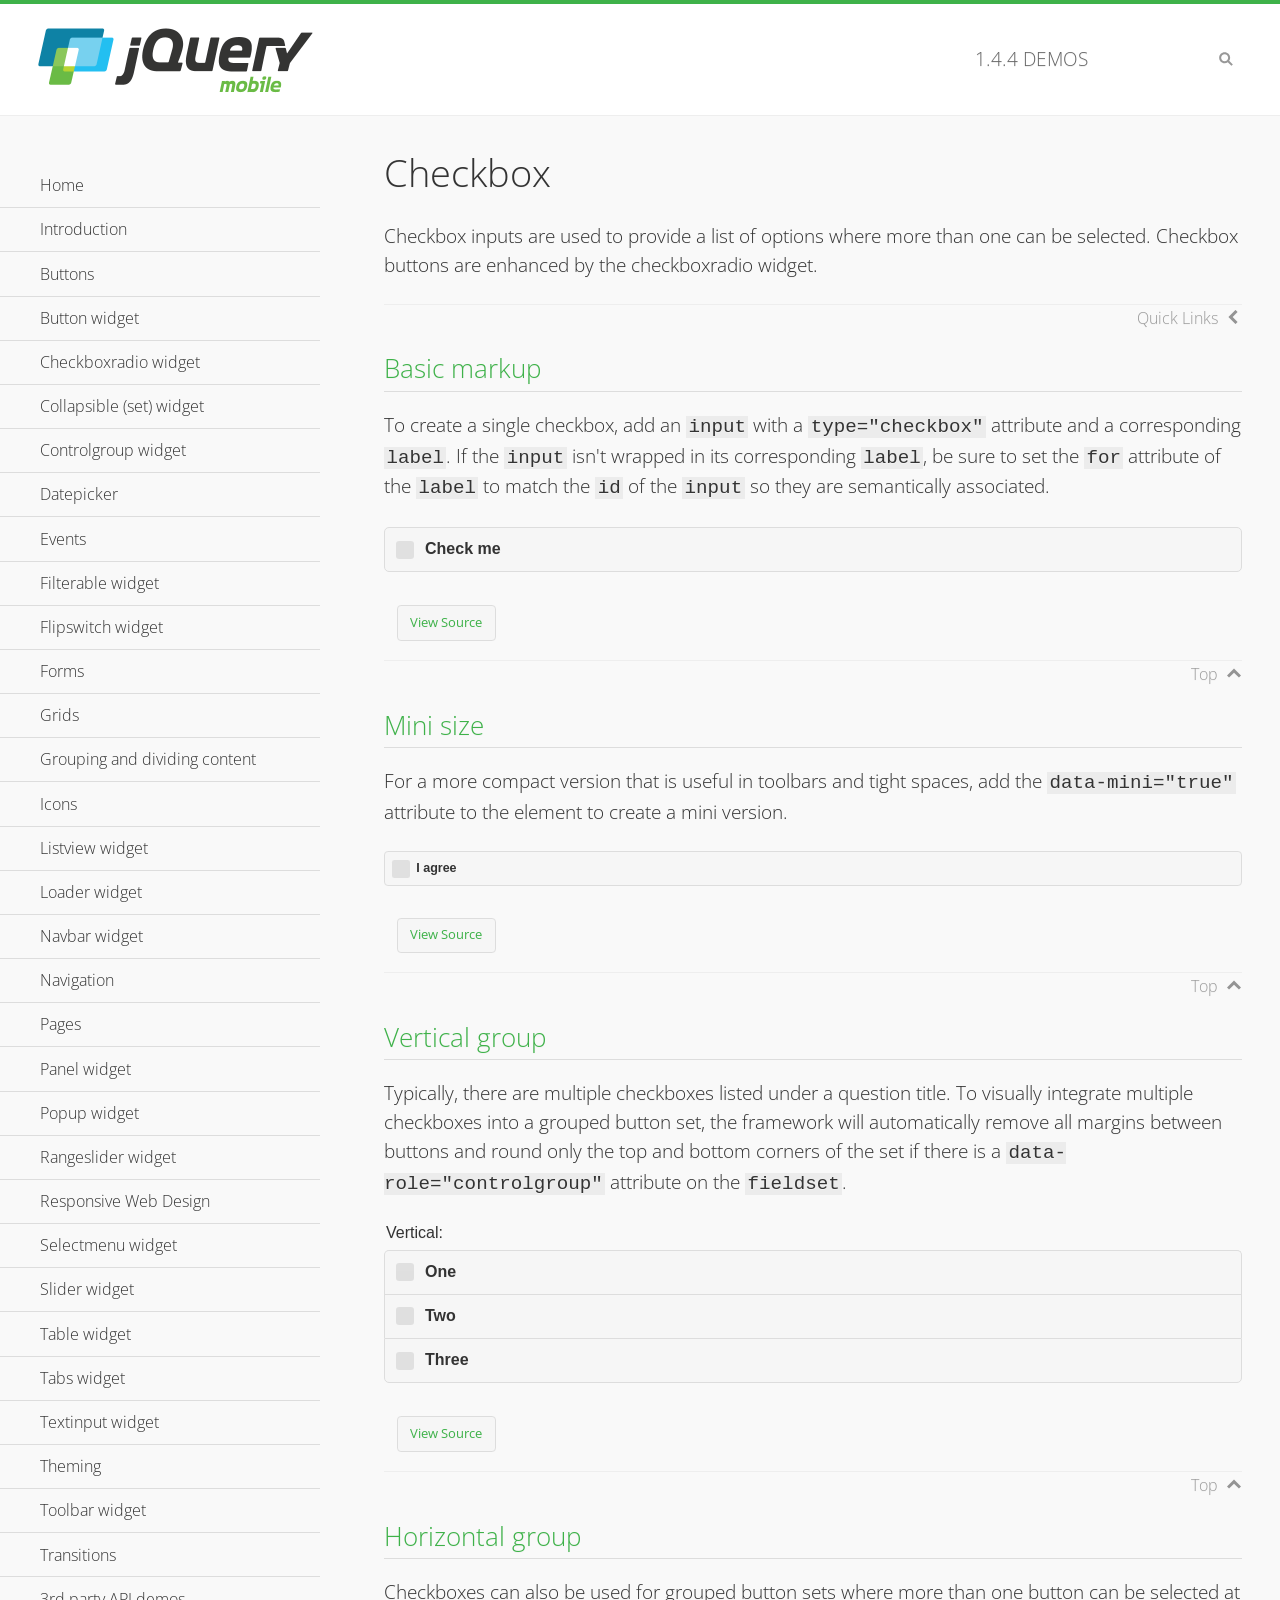
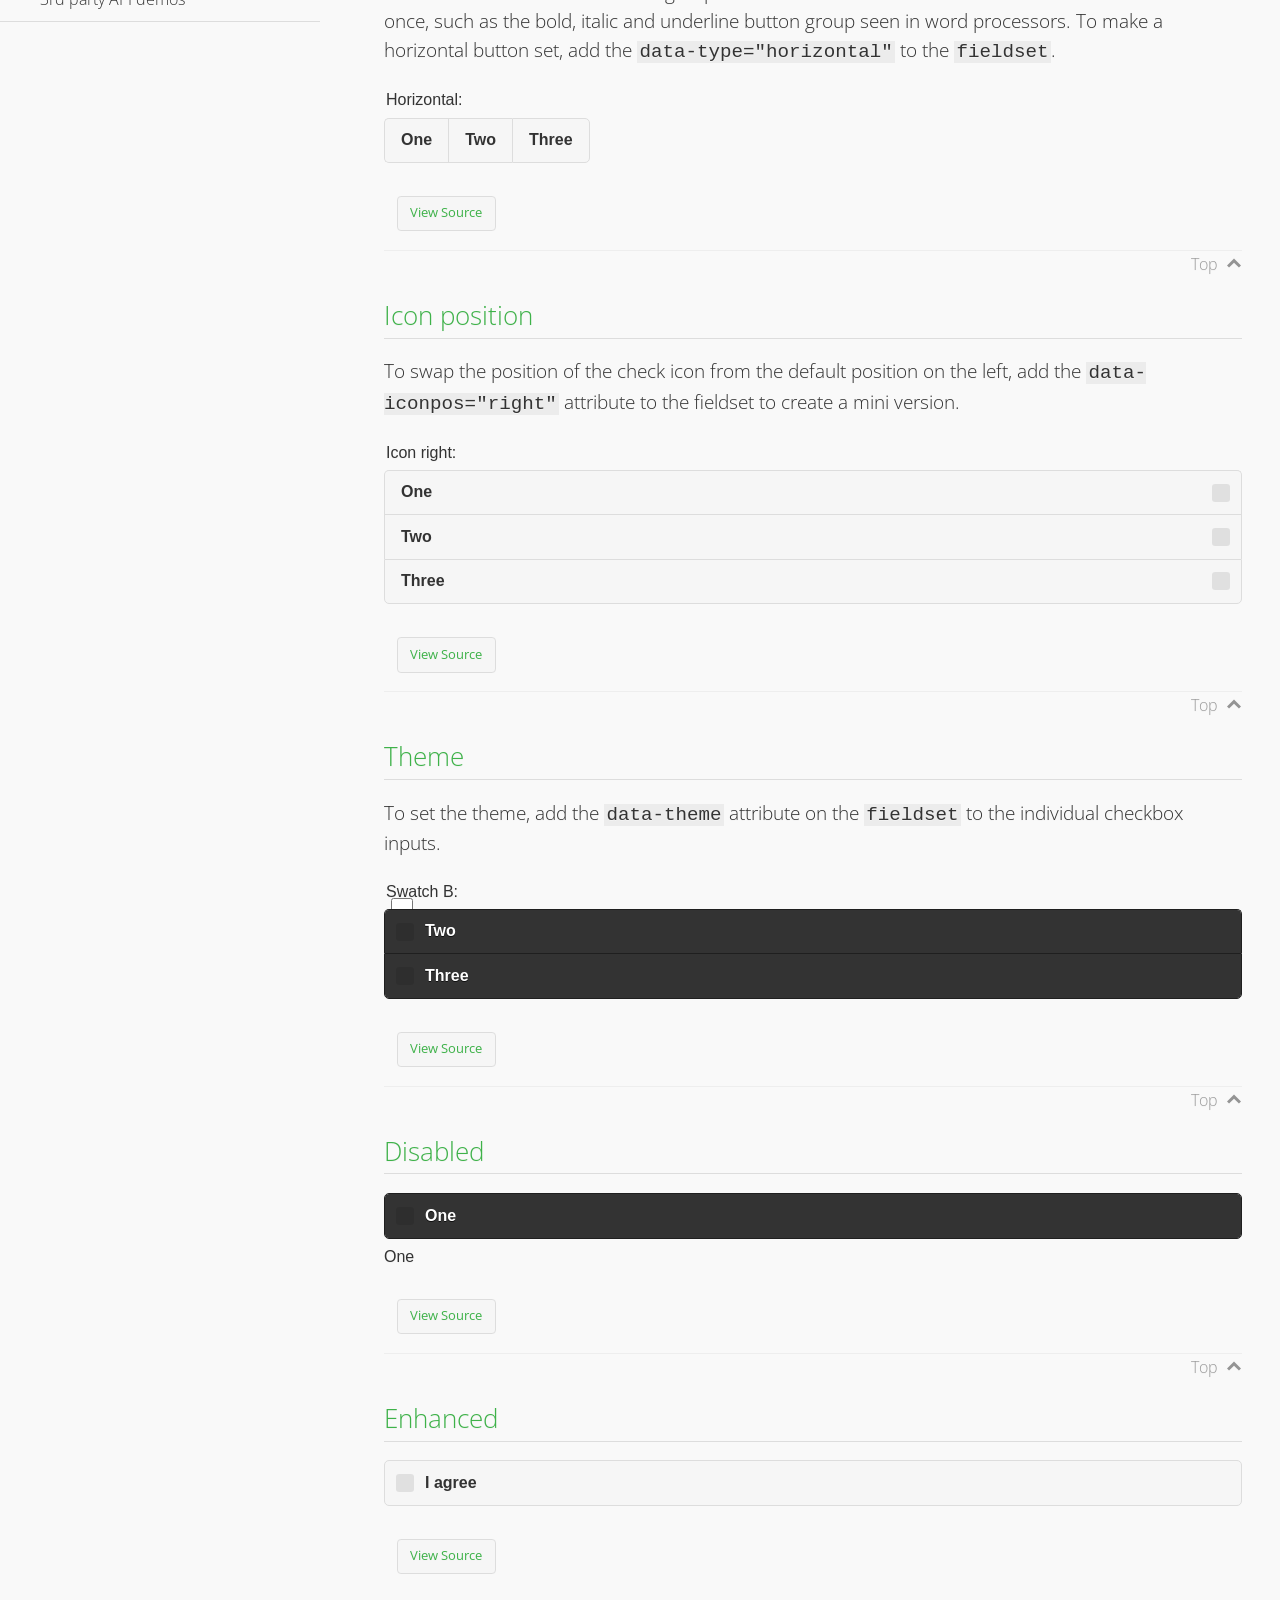
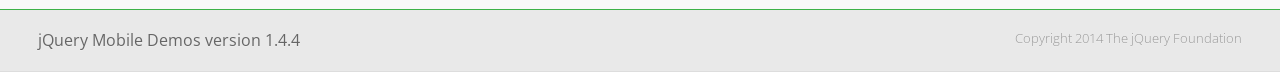
<file: meetingPhone/jquery.mobile-1.4.4/jquery.mobile-1.4.4/demos/checkboxradio-checkbox/index.html>
<!DOCTYPE html>
<html>
<head>
	<meta charset="utf-8">
	<meta name="viewport" content="width=device-width, initial-scale=1">
	<title>Checkbox - jQuery Mobile Demos</title>
	<link rel="shortcut icon" href="../favicon.ico">
	<link rel="stylesheet" href="http://fonts.googleapis.com/css?family=Open+Sans:300,400,700">
	<link rel="stylesheet" href="../css/themes/default/jquery.mobile-1.4.4.min.css">
	<link rel="stylesheet" href="../_assets/css/jqm-demos.css">
	<script src="../js/jquery.js"></script>
	<script src="../_assets/js/index.js"></script>
	<script src="../js/jquery.mobile-1.4.4.min.js"></script>
</head>
<body>
<div data-role="page" class="jqm-demos" data-quicklinks="true">

	<div data-role="header" class="jqm-header">
		<h2><a href="../" title="jQuery Mobile Demos home"><img src="../_assets/img/jquery-logo.png" alt="jQuery Mobile"></a></h2>
		<p><span class="jqm-version"></span> Demos</p>
		<a href="#" class="jqm-navmenu-link ui-btn ui-btn-icon-notext ui-corner-all ui-icon-bars ui-nodisc-icon ui-alt-icon ui-btn-left">Menu</a>
		<a href="#" class="jqm-search-link ui-btn ui-btn-icon-notext ui-corner-all ui-icon-search ui-nodisc-icon ui-alt-icon ui-btn-right">Search</a>
	</div><!-- /header -->

	<div role="main" class="ui-content jqm-content">

		<h1>Checkbox</h1>

		<p>Checkbox inputs are used to provide a list of options where more than one can be selected. Checkbox buttons are enhanced by the checkboxradio widget.</p>

		<h2>Basic markup</h2>

		<p>To create a single checkbox, add an <code>input</code> with a <code>type="checkbox"</code> attribute and a corresponding <code>label</code>. If the <code>input</code> isn't wrapped in its corresponding <code>label</code>, be sure to set the <code>for</code> attribute of the <code>label</code> to match the <code>id</code> of the <code>input</code> so they are semantically associated.</p>

		<div data-demo-html="true">
			<form>
				<label>
					<input type="checkbox" name="checkbox-0 ">Check me
				</label>
			</form>
		</div><!--/demo-html -->

		<h2>Mini size</h2>

		<p>For a more compact version that is useful in toolbars and tight spaces, add the <code>data-mini="true"</code> attribute to the element to create a mini version. </p>

		<div data-demo-html="true">
			<form>
				<input type="checkbox" name="checkbox-mini-0" id="checkbox-mini-0" data-mini="true">
				<label for="checkbox-mini-0">I agree</label>
			</form>
		</div><!--/demo-html -->

		<h2>Vertical group</h2>

		<p>Typically, there are multiple checkboxes listed under a question title. To visually integrate multiple checkboxes into a grouped button set, the framework will automatically remove all margins between buttons and round only the top and bottom corners of the set if there is a <code> data-role="controlgroup"</code> attribute on the <code>fieldset</code>.</p>

		<div data-demo-html="true">
			<form>
				<fieldset data-role="controlgroup">
					<legend>Vertical:</legend>
					<input type="checkbox" name="checkbox-v-2a" id="checkbox-v-2a">
					<label for="checkbox-v-2a">One</label>
					<input type="checkbox" name="checkbox-v-2b" id="checkbox-v-2b">
					<label for="checkbox-v-2b">Two</label>
					<input type="checkbox" name="checkbox-v-2c" id="checkbox-v-2c">
					<label for="checkbox-v-2c">Three</label>
				</fieldset>
			</form>
		</div><!--/demo-html -->

		<h2>Horizontal group</h2>

		<p>Checkboxes can also be used for grouped button sets where more than one button can be selected at once, such as the bold, italic and underline button group seen in word processors. To make a horizontal button set, add the <code> data-type="horizontal"</code> to the <code>fieldset</code>.</p>

		<div data-demo-html="true">
			<form>
				<fieldset data-role="controlgroup" data-type="horizontal">
					<legend>Horizontal:</legend>
					<input type="checkbox" name="checkbox-h-2a" id="checkbox-h-2a">
					<label for="checkbox-h-2a">One</label>
					<input type="checkbox" name="checkbox-h-2b" id="checkbox-h-2b">
					<label for="checkbox-h-2b">Two</label>
					<input type="checkbox" name="checkbox-h-2c" id="checkbox-h-2c">
					<label for="checkbox-h-2c">Three</label>
				</fieldset>
			</form>
		</div><!--/demo-html -->

		<h2>Icon position</h2>

		<p>To swap the position of the check icon from the default position on the left, add the <code>data-iconpos="right"</code> attribute to the fieldset to create a mini version. </p>

		<div data-demo-html="true">
			<form>
				<fieldset data-role="controlgroup" data-iconpos="right">
					<legend>Icon right:</legend>
					<input type="checkbox" name="checkbox-h-6a" id="checkbox-h-6a">
					<label for="checkbox-h-6a">One</label>
					<input type="checkbox" name="checkbox-h-6b" id="checkbox-h-6b">
					<label for="checkbox-h-6b">Two</label>
					<input type="checkbox" name="checkbox-h-6c" id="checkbox-h-6c">
					<label for="checkbox-h-6c">Three</label>
				</fieldset>
			</form>
		</div><!--/demo-html -->

		<h2>Theme</h2>

		<p>To set the theme, add the <code>data-theme</code> attribute on the <code>fieldset</code> to the individual checkbox inputs.</p>

		<div data-demo-html="true">
			<form>
				<fieldset data-role="controlgroup">
					<legend>Swatch B:</legend>
					<input type="checkbox" name="checkbox-t-2a" id="checkbox-t-2a" data-theme="b">
					<label for="checkbox-t-2a">One</label>
					<input type="checkbox" name="checkbox-t-2b" id="checkbox-t-2b" data-theme="b">
					<label for="checkbox-t-2b">Two</label>
					<input type="checkbox" name="checkbox-t-2c" id="checkbox-t-2c" data-theme="b">
					<label for="checkbox-t-2c">Three</label>
				</fieldset>
			</form>
		</div><!--/demo-html -->

		<h2>Disabled</h2>

		<div data-demo-html="true">
			<form>
				<input disabled type="checkbox" name="checkbox-t-2a" id="checkbox-t-2a" data-theme="a">
				<label for="checkbox-t-2a">One</label>
			</form>
		</div><!--/demo-html -->

		<h2>Enhanced</h2>

		<div data-demo-html="true">
			<div class="ui-checkbox">
				<label for="checkbox-enhanced" class="ui-btn ui-corner-all ui-btn-inherit ui-btn-icon-left ui-checkbox-off">I agree</label>
				<input type="checkbox" name="checkbox-enhanced" id="checkbox-enhanced" data-enhanced="true">
			</div>
		</div><!--/demo-html -->

	</div><!-- /content -->
	    <div data-role="panel" class="jqm-navmenu-panel" data-position="left" data-display="overlay" data-theme="a">
	    	<ul class="jqm-list ui-alt-icon ui-nodisc-icon">
<li data-filtertext="demos homepage" data-icon="home"><a href=".././">Home</a></li>
<li data-filtertext="introduction overview getting started"><a href="../intro/" data-ajax="false">Introduction</a></li>
<li data-filtertext="buttons button markup buttonmarkup method anchor link button element"><a href="../button-markup/" data-ajax="false">Buttons</a></li>
<li data-filtertext="form button widget input button submit reset"><a href="../button/" data-ajax="false">Button widget</a></li>
<li data-role="collapsible" data-enhanced="true" data-collapsed-icon="carat-d" data-expanded-icon="carat-u" data-iconpos="right" data-inset="false" class="ui-collapsible ui-collapsible-themed-content ui-collapsible-collapsed">
	<h3 class="ui-collapsible-heading ui-collapsible-heading-collapsed">
		<a href="#" class="ui-collapsible-heading-toggle ui-btn ui-btn-icon-right ui-btn-inherit ui-icon-carat-d">
		    Checkboxradio widget<span class="ui-collapsible-heading-status"> click to expand contents</span>
		</a>
	</h3>
	<div class="ui-collapsible-content ui-body-inherit ui-collapsible-content-collapsed" aria-hidden="true">
		<ul>
			<li data-filtertext="form checkboxradio widget checkbox input checkboxes controlgroups"><a href="../checkboxradio-checkbox/" data-ajax="false">Checkboxes</a></li>
			<li data-filtertext="form checkboxradio widget radio input radio buttons controlgroups"><a href="../checkboxradio-radio/" data-ajax="false">Radio buttons</a></li>
		</ul>
	</div>
</li>
<li data-role="collapsible" data-enhanced="true" data-collapsed-icon="carat-d" data-expanded-icon="carat-u" data-iconpos="right" data-inset="false" class="ui-collapsible ui-collapsible-themed-content ui-collapsible-collapsed">
	<h3 class="ui-collapsible-heading ui-collapsible-heading-collapsed">
		<a href="#" class="ui-collapsible-heading-toggle ui-btn ui-btn-icon-right ui-btn-inherit ui-icon-carat-d">
			Collapsible (set) widget<span class="ui-collapsible-heading-status"> click to expand contents</span>
		</a>
	</h3>
	<div class="ui-collapsible-content ui-body-inherit ui-collapsible-content-collapsed" aria-hidden="true">
		<ul>
			<li data-filtertext="collapsibles content formatting"><a href="../collapsible/" data-ajax="false">Collapsible</a></li>
			<li data-filtertext="dynamic collapsible set accordion append expand"><a href="../collapsible-dynamic/" data-ajax="false">Dynamic collapsibles</a></li>
			<li data-filtertext="accordions collapsible set widget content formatting grouped collapsibles"><a href="../collapsibleset/" data-ajax="false">Collapsible set</a></li>
		</ul>
	</div>
</li>
<li data-role="collapsible" data-enhanced="true" data-collapsed-icon="carat-d" data-expanded-icon="carat-u" data-iconpos="right" data-inset="false" class="ui-collapsible ui-collapsible-themed-content ui-collapsible-collapsed">
	<h3 class="ui-collapsible-heading ui-collapsible-heading-collapsed">
		<a href="#" class="ui-collapsible-heading-toggle ui-btn ui-btn-icon-right ui-btn-inherit ui-icon-carat-d">
			Controlgroup widget<span class="ui-collapsible-heading-status"> click to expand contents</span>
		</a>
	</h3>
	<div class="ui-collapsible-content ui-body-inherit ui-collapsible-content-collapsed" aria-hidden="true">
		<ul>
			<li data-filtertext="controlgroups selectmenu checkboxradio input grouped buttons horizontal vertical"><a href="../controlgroup/" data-ajax="false">Controlgroup</a></li>
			<li data-filtertext="dynamic controlgroup dynamically add buttons"><a href="../controlgroup-dynamic/" data-ajax="false">Dynamic controlgroups</a></li>
		</ul>
	</div>
</li>
<li data-filtertext="form datepicker widget date input"><a href="../datepicker/" data-ajax="false">Datepicker</a></li>
<li data-role="collapsible" data-enhanced="true" data-collapsed-icon="carat-d" data-expanded-icon="carat-u" data-iconpos="right" data-inset="false" class="ui-collapsible ui-collapsible-themed-content ui-collapsible-collapsed">
	<h3 class="ui-collapsible-heading ui-collapsible-heading-collapsed">
		<a href="#" class="ui-collapsible-heading-toggle ui-btn ui-btn-icon-right ui-btn-inherit ui-icon-carat-d">
			Events<span class="ui-collapsible-heading-status"> click to expand contents</span>
		</a>
	</h3>
	<div class="ui-collapsible-content ui-body-inherit ui-collapsible-content-collapsed" aria-hidden="true">
		<ul>
			<li data-filtertext="swipe to delete list items listviews swipe events"><a href="../swipe-list/" data-ajax="false">Swipe list items</a></li>
			<li data-filtertext="swipe to navigate swipe page navigation swipe events"><a href="../swipe-page/" data-ajax="false">Swipe page navigation</a></li>
		</ul>
	</div>
</li>
<li data-filtertext="filterable filter elements sorting searching listview table"><a href="../filterable/" data-ajax="false">Filterable widget</a></li>
<li data-filtertext="form flipswitch widget flip toggle switch binary select checkbox input"><a href="../flipswitch/" data-ajax="false">Flipswitch widget</a></li>
<li data-role="collapsible" data-enhanced="true" data-collapsed-icon="carat-d" data-expanded-icon="carat-u" data-iconpos="right" data-inset="false" class="ui-collapsible ui-collapsible-themed-content ui-collapsible-collapsed">
	<h3 class="ui-collapsible-heading ui-collapsible-heading-collapsed">
		<a href="#" class="ui-collapsible-heading-toggle ui-btn ui-btn-icon-right ui-btn-inherit ui-icon-carat-d">
			Forms<span class="ui-collapsible-heading-status"> click to expand contents</span>
		</a>
	</h3>
	<div class="ui-collapsible-content ui-body-inherit ui-collapsible-content-collapsed" aria-hidden="true">
		<ul>
			<li data-filtertext="forms text checkbox radio range button submit reset inputs selects textarea slider flipswitch label form elements"><a href="../forms/" data-ajax="false">Forms</a></li>
			<li data-filtertext="form hide labels hidden accessible ui-hidden-accessible forms"><a href="../forms-label-hidden-accessible/" data-ajax="false">Hide labels</a></li>
			<li data-filtertext="form field containers fieldcontain ui-field-contain forms"><a href="../forms-field-contain/" data-ajax="false">Field containers</a></li>
			<li data-filtertext="forms disabled form elements"><a href="../forms-disabled/" data-ajax="false">Forms disabled</a></li>
			<li data-filtertext="forms gallery examples overview forms text checkbox radio range button submit reset inputs selects textarea slider flipswitch label form elements"><a href="../forms-gallery/" data-ajax="false">Forms gallery</a></li>
		</ul>
	</div>
</li>
<li data-role="collapsible" data-enhanced="true" data-collapsed-icon="carat-d" data-expanded-icon="carat-u" data-iconpos="right" data-inset="false" class="ui-collapsible ui-collapsible-themed-content ui-collapsible-collapsed">
	<h3 class="ui-collapsible-heading ui-collapsible-heading-collapsed">
		<a href="#" class="ui-collapsible-heading-toggle ui-btn ui-btn-icon-right ui-btn-inherit ui-icon-carat-d">
			Grids<span class="ui-collapsible-heading-status"> click to expand contents</span>
		</a>
	</h3>
	<div class="ui-collapsible-content ui-body-inherit ui-collapsible-content-collapsed" aria-hidden="true">
		<ul>
			<li data-filtertext="grids columns blocks content formatting rwd responsive css framework"><a href="../grids/" data-ajax="false">Grids</a></li>
			<li data-filtertext="buttons in grids css framework"><a href="../grids-buttons/" data-ajax="false">Buttons in grids</a></li>
			<li data-filtertext="custom responsive grids rwd css framework"><a href="../grids-custom-responsive/" data-ajax="false">Custom responsive grids</a></li>
		</ul>
	</div>
</li>
<li data-filtertext="blocks content formatting sections heading"><a href="../body-bar-classes/" data-ajax="false">Grouping and dividing content</a></li>
<li data-role="collapsible" data-enhanced="true" data-collapsed-icon="carat-d" data-expanded-icon="carat-u" data-iconpos="right" data-inset="false" class="ui-collapsible ui-collapsible-themed-content ui-collapsible-collapsed">
	<h3 class="ui-collapsible-heading ui-collapsible-heading-collapsed">
		<a href="#" class="ui-collapsible-heading-toggle ui-btn ui-btn-icon-right ui-btn-inherit ui-icon-carat-d">
			Icons<span class="ui-collapsible-heading-status"> click to expand contents</span>
		</a>
	</h3>
	<div class="ui-collapsible-content ui-body-inherit ui-collapsible-content-collapsed" aria-hidden="true">
		<ul>
			<li data-filtertext="button icons svg disc alt custom icon position"><a href="../icons/" data-ajax="false">Icons</a></li>
			<li data-filtertext=""><a href="../icons-grunticon/" data-ajax="false">Grunticon loader</a></li>
		</ul>
	</div>
</li>
<li data-role="collapsible" data-enhanced="true" data-collapsed-icon="carat-d" data-expanded-icon="carat-u" data-iconpos="right" data-inset="false" class="ui-collapsible ui-collapsible-themed-content ui-collapsible-collapsed">
	<h3 class="ui-collapsible-heading ui-collapsible-heading-collapsed">
		<a href="#" class="ui-collapsible-heading-toggle ui-btn ui-btn-icon-right ui-btn-inherit ui-icon-carat-d">
			Listview widget<span class="ui-collapsible-heading-status"> click to expand contents</span>
		</a>
	</h3>
	<div class="ui-collapsible-content ui-body-inherit ui-collapsible-content-collapsed" aria-hidden="true">
		<ul>
			<li data-filtertext="listview widget thumbnails icons nested split button collapsible ul ol"><a href="../listview/" data-ajax="false">Listview</a></li>
			<li data-filtertext="autocomplete filterable reveal listview filtertextbeforefilter placeholder"><a href="../listview-autocomplete/" data-ajax="false">Listview autocomplete</a></li>
			<li data-filtertext="autocomplete filterable reveal listview remote data filtertextbeforefilter placeholder"><a href="../listview-autocomplete-remote/" data-ajax="false">Listview autocomplete remote data</a></li>
			<li data-filtertext="autodividers anchor jump scroll linkbars listview lists ul ol"><a href="../listview-autodividers-linkbar/" data-ajax="false">Listview autodividers linkbar</a></li>
			<li data-filtertext="listview autodividers selector autodividersselector lists ul ol"><a href="../listview-autodividers-selector/" data-ajax="false">Listview autodividers selector</a></li>
			<li data-filtertext="listview nested list items"><a href="../listview-nested-lists/" data-ajax="false">Nested Listviews</a></li>
			<li data-filtertext="listview collapsible list items flat"><a href="../listview-collapsible-item-flat/" data-ajax="false">Listview collapsible list items (flat)</a></li>
			<li data-filtertext="listview collapsible list indented"><a href="../listview-collapsible-item-indented/" data-ajax="false">Listview collapsible list items (indented)</a></li>
			<li data-filtertext="grid listview responsive grids responsive listviews lists ul"><a href="../listview-grid/" data-ajax="false">Listview responsive grid</a></li>
		</ul>
	</div>
</li>
<li data-filtertext="loader widget page loading navigation overlay spinner"><a href="../loader/" data-ajax="false">Loader widget</a></li>
<li data-filtertext="navbar widget navmenu toolbars header footer"><a href="../navbar/" data-ajax="false">Navbar widget</a></li>
<li data-role="collapsible" data-enhanced="true" data-collapsed-icon="carat-d" data-expanded-icon="carat-u" data-iconpos="right" data-inset="false" class="ui-collapsible ui-collapsible-themed-content ui-collapsible-collapsed">
	<h3 class="ui-collapsible-heading ui-collapsible-heading-collapsed">
		<a href="#" class="ui-collapsible-heading-toggle ui-btn ui-btn-icon-right ui-btn-inherit ui-icon-carat-d">
			Navigation<span class="ui-collapsible-heading-status"> click to expand contents</span>
		</a>
	</h3>
	<div class="ui-collapsible-content ui-body-inherit ui-collapsible-content-collapsed" aria-hidden="true">
		<ul>
			<li data-filtertext="ajax navigation navigate widget history event method"><a href="../navigation/" data-ajax="false">Navigation</a></li>
			<li data-filtertext="linking pages page links navigation ajax prefetch cache"><a href="../navigation-linking-pages/" data-ajax="false">Linking pages</a></li>
			<!-- <li data-filtertext="php redirect server redirection server-side navigation"><a href="../navigation-php-redirect/" data-ajax="false">PHP redirect demo</a></li>-->
			<li data-filtertext="navigation redirection hash query"><a href="../navigation-hash-processing/" data-ajax="false">Hash processing demo</a></li>
			<li data-filtertext="navigation redirection hash query"><a href="../page-events/" data-ajax="false">Page Navigation Events</a></li>
		</ul>
	</div>
</li>
<li data-role="collapsible" data-enhanced="true" data-collapsed-icon="carat-d" data-expanded-icon="carat-u" data-iconpos="right" data-inset="false" class="ui-collapsible ui-collapsible-themed-content ui-collapsible-collapsed">
	<h3 class="ui-collapsible-heading ui-collapsible-heading-collapsed">
		<a href="#" class="ui-collapsible-heading-toggle ui-btn ui-btn-icon-right ui-btn-inherit ui-icon-carat-d">
			Pages<span class="ui-collapsible-heading-status"> click to expand contents</span>
		</a>
	</h3>
	<div class="ui-collapsible-content ui-body-inherit ui-collapsible-content-collapsed" aria-hidden="true">
		<ul>
			<li data-filtertext="pages page widget ajax navigation"><a href="../pages/" data-ajax="false">Pages</a></li>
			<li data-filtertext="single page"><a href="../pages-single-page/" data-ajax="false">Single page</a></li>
			<li data-filtertext="multipage multi-page page"><a href="../pages-multi-page/" data-ajax="false">Multi-page template</a></li>
			<li data-filtertext="dialog page widget modal popup"><a href="../pages-dialog/" data-ajax="false">Dialog page</a></li>
		</ul>
	</div>
</li>
<li data-role="collapsible" data-enhanced="true" data-collapsed-icon="carat-d" data-expanded-icon="carat-u" data-iconpos="right" data-inset="false" class="ui-collapsible ui-collapsible-themed-content ui-collapsible-collapsed">
	<h3 class="ui-collapsible-heading ui-collapsible-heading-collapsed">
		<a href="#" class="ui-collapsible-heading-toggle ui-btn ui-btn-icon-right ui-btn-inherit ui-icon-carat-d">
			Panel widget<span class="ui-collapsible-heading-status"> click to expand contents</span>
		</a>
	</h3>
	<div class="ui-collapsible-content ui-body-inherit ui-collapsible-content-collapsed" aria-hidden="true">
		<ul>
			<li data-filtertext="panel widget sliding panels reveal push overlay responsive"><a href="../panel/" data-ajax="false">Panel</a></li>
			<li data-filtertext=""><a href="../panel-external/" data-ajax="false">External panels</a></li>
			<li data-filtertext="panel "><a href="../panel-fixed/" data-ajax="false">Fixed panels</a></li>
			<li data-filtertext="panel slide panels sliding panels shadow rwd responsive breakpoint"><a href="../panel-responsive/" data-ajax="false">Panels responsive</a></li>
			<li data-filtertext="panel custom style custom panel width reveal shadow listview panel styling page background wrapper"><a href="../panel-styling/" data-ajax="false">Custom panel style</a></li>
			<li data-filtertext="panel open on swipe"><a href="../panel-swipe-open/" data-ajax="false">Panel open on swipe</a></li>
			<li data-filtertext="panels outside page internal external toolbars"><a href="../panel-external-internal/" data-ajax="false">Panel external and internal</a></li>
		</ul>
	</div>
</li>
<li data-role="collapsible" data-enhanced="true" data-collapsed-icon="carat-d" data-expanded-icon="carat-u" data-iconpos="right" data-inset="false" class="ui-collapsible ui-collapsible-themed-content ui-collapsible-collapsed">
	<h3 class="ui-collapsible-heading ui-collapsible-heading-collapsed">
		<a href="#" class="ui-collapsible-heading-toggle ui-btn ui-btn-icon-right ui-btn-inherit ui-icon-carat-d">
			Popup widget<span class="ui-collapsible-heading-status"> click to expand contents</span>
		</a>
	</h3>
	<div class="ui-collapsible-content ui-body-inherit ui-collapsible-content-collapsed" aria-hidden="true">
		<ul>
			<li data-filtertext="popup widget popups dialog modal transition tooltip lightbox form overlay screen flip pop fade transition"><a href="../popup/" data-ajax="false">Popup</a></li>
			<li data-filtertext="popup alignment position"><a href="../popup-alignment/" data-ajax="false">Popup alignment</a></li>
			<li data-filtertext="popup arrow size popups popover"><a href="../popup-arrow-size/" data-ajax="false">Popup arrow size</a></li>
			<li data-filtertext="dynamic popups popup images lightbox"><a href="../popup-dynamic/" data-ajax="false">Dynamic popups</a></li>
			<li data-filtertext="popups with iframes scaling"><a href="../popup-iframe/" data-ajax="false">Popups with iframes</a></li>
			<li data-filtertext="popup image scaling"><a href="../popup-image-scaling/" data-ajax="false">Popup image scaling</a></li>
			<li data-filtertext="external popup outside multi-page"><a href="../popup-outside-multipage/" data-ajax="false">Popup outside multi-page</a></li>
		</ul>
	</div>
</li>
<li data-filtertext="form rangeslider widget dual sliders dual handle sliders range input"><a href="../rangeslider/" data-ajax="false">Rangeslider widget</a></li>
<li data-filtertext="responsive web design rwd adaptive progressive enhancement PE accessible mobile breakpoints media query media queries"><a href="../rwd/" data-ajax="false">Responsive Web Design</a></li>
<li data-role="collapsible" data-enhanced="true" data-collapsed-icon="carat-d" data-expanded-icon="carat-u" data-iconpos="right" data-inset="false" class="ui-collapsible ui-collapsible-themed-content ui-collapsible-collapsed">
	<h3 class="ui-collapsible-heading ui-collapsible-heading-collapsed">
		<a href="#" class="ui-collapsible-heading-toggle ui-btn ui-btn-icon-right ui-btn-inherit ui-icon-carat-d">
			Selectmenu widget<span class="ui-collapsible-heading-status"> click to expand contents</span>
		</a>
	</h3>
	<div class="ui-collapsible-content ui-body-inherit ui-collapsible-content-collapsed" aria-hidden="true">
		<ul>
			<li data-filtertext="form selectmenu widget select input custom select menu selects"><a href="../selectmenu/" data-ajax="false">Selectmenu</a></li>
			<li data-filtertext="form custom select menu selectmenu widget custom menu option optgroup multiple selects"><a href="../selectmenu-custom/" data-ajax="false">Custom select menu</a></li>
			<li data-filtertext="filterable select filter popup dialog"><a href="../selectmenu-custom-filter/" data-ajax="false">Custom select menu with filter</a></li>
		</ul>
	</div>
</li>
<li data-role="collapsible" data-enhanced="true" data-collapsed-icon="carat-d" data-expanded-icon="carat-u" data-iconpos="right" data-inset="false" class="ui-collapsible ui-collapsible-themed-content ui-collapsible-collapsed">
	<h3 class="ui-collapsible-heading ui-collapsible-heading-collapsed">
		<a href="#" class="ui-collapsible-heading-toggle ui-btn ui-btn-icon-right ui-btn-inherit ui-icon-carat-d">
			Slider widget<span class="ui-collapsible-heading-status"> click to expand contents</span>
		</a>
	</h3>
	<div class="ui-collapsible-content ui-body-inherit ui-collapsible-content-collapsed" aria-hidden="true">
		<ul>
			<li data-filtertext="form slider widget range input single sliders"><a href="../slider/" data-ajax="false">Slider</a></li>
			<li data-filtertext="form slider widget flipswitch slider binary select flip toggle switch"><a href="../slider-flipswitch/" data-ajax="false">Slider flip toggle switch</a></li>
			<li data-filtertext="form slider tooltip handle value input range sliders"><a href="../slider-tooltip/" data-ajax="false">Slider tooltip</a></li>
		</ul>
	</div>
</li>
<li data-role="collapsible" data-enhanced="true" data-collapsed-icon="carat-d" data-expanded-icon="carat-u" data-iconpos="right" data-inset="false" class="ui-collapsible ui-collapsible-themed-content ui-collapsible-collapsed">
	<h3 class="ui-collapsible-heading ui-collapsible-heading-collapsed">
		<a href="#" class="ui-collapsible-heading-toggle ui-btn ui-btn-icon-right ui-btn-inherit ui-icon-carat-d">
			Table widget<span class="ui-collapsible-heading-status"> click to expand contents</span>
		</a>
	</h3>
	<div class="ui-collapsible-content ui-body-inherit ui-collapsible-content-collapsed" aria-hidden="true">
		<ul>
			<li data-filtertext="table widget reflow column toggle th td responsive tables rwd hide show tabular"><a href="../table-column-toggle/" data-ajax="false">Table Column Toggle</a></li>
			<li data-filtertext="table column toggle phone comparison demo"><a href="../table-column-toggle-example/" data-ajax="false">Table Column Toggle demo</a></li>
			<li data-filtertext="responsive tables table column toggle heading groups rwd breakpoint"><a href="../table-column-toggle-heading-groups/" data-ajax="false">Table Column Toggle heading groups</a></li>
			<li data-filtertext="responsive tables table column toggle hide rwd breakpoint customization options"><a href="../table-column-toggle-options/" data-ajax="false">Table Column Toggle options</a></li>
			<li data-filtertext="table reflow th td responsive rwd columns tabular"><a href="../table-reflow/" data-ajax="false">Table Reflow</a></li>
			<li data-filtertext="responsive tables table reflow heading groups rwd breakpoint"><a href="../table-reflow-heading-groups/" data-ajax="false">Table Reflow heading groups</a></li>
			<li data-filtertext="responsive tables table reflow stripes strokes table style"><a href="../table-reflow-stripes-strokes/" data-ajax="false">Table Reflow stripes and strokes</a></li>
			<li data-filtertext="responsive tables table reflow stack custom styles"><a href="../table-reflow-styling/" data-ajax="false">Table Reflow custom styles</a></li>
		</ul>
	</div>
</li>
<li data-filtertext="ui tabs widget"><a href="../tabs/" data-ajax="false">Tabs widget</a></li>
<li data-filtertext="form textinput widget text input textarea number date time tel email file color password"><a href="../textinput/" data-ajax="false">Textinput widget</a></li>
<li data-role="collapsible" data-enhanced="true" data-collapsed-icon="carat-d" data-expanded-icon="carat-u" data-iconpos="right" data-inset="false" class="ui-collapsible ui-collapsible-themed-content ui-collapsible-collapsed">
	<h3 class="ui-collapsible-heading ui-collapsible-heading-collapsed">
		<a href="#" class="ui-collapsible-heading-toggle ui-btn ui-btn-icon-right ui-btn-inherit ui-icon-carat-d">
			Theming<span class="ui-collapsible-heading-status"> click to expand contents</span>
		</a>
	</h3>
	<div class="ui-collapsible-content ui-body-inherit ui-collapsible-content-collapsed" aria-hidden="true">
		<ul>
			<li data-filtertext="default theme swatches theming style css"><a href="../theme-default/" data-ajax="false">Default theme</a></li>
			<li data-filtertext="classic theme old theme swatches theming style css"><a href="../theme-classic/" data-ajax="false">Classic theme</a></li>
		</ul>
	</div>
</li>
<li data-role="collapsible" data-enhanced="true" data-collapsed-icon="carat-d" data-expanded-icon="carat-u" data-iconpos="right" data-inset="false" class="ui-collapsible ui-collapsible-themed-content ui-collapsible-collapsed">
	<h3 class="ui-collapsible-heading ui-collapsible-heading-collapsed">
		<a href="#" class="ui-collapsible-heading-toggle ui-btn ui-btn-icon-right ui-btn-inherit ui-icon-carat-d">
			Toolbar widget<span class="ui-collapsible-heading-status"> click to expand contents</span>
		</a>
	</h3>
	<div class="ui-collapsible-content ui-body-inherit ui-collapsible-content-collapsed" aria-hidden="true">
		<ul>
			<li data-filtertext="toolbar widget header footer toolbars fixed fullscreen external sections"><a href="../toolbar/" data-ajax="false">Toolbar</a></li>
			<li data-filtertext="dynamic toolbars dynamically add toolbar header footer"><a href="../toolbar-dynamic/" data-ajax="false">Dynamic toolbars</a></li>
			<li data-filtertext="external toolbars header footer"><a href="../toolbar-external/" data-ajax="false">External toolbars</a></li>
			<li data-filtertext="fixed toolbars header footer"><a href="../toolbar-fixed/" data-ajax="false">Fixed toolbars</a></li>
			<li data-filtertext="fixed fullscreen toolbars header footer"><a href="../toolbar-fixed-fullscreen/" data-ajax="false">Fullscreen toolbars</a></li>
			<li data-filtertext="external fixed toolbars header footer"><a href="../toolbar-fixed-external/" data-ajax="false">Fixed external toolbars</a></li>
			<li data-filtertext="external persistent toolbars header footer navbar navmenu"><a href="../toolbar-fixed-persistent/" data-ajax="false">Persistent toolbars</a></li>
			<li data-filtertext="external ajax optimized toolbars persistent toolbars header footer navbar"><a href="../toolbar-fixed-persistent-optimized/" data-ajax="false">Ajax optimized toolbars</a></li>
			<li data-filtertext="form in toolbars header footer"><a href="../toolbar-fixed-forms/" data-ajax="false">Form in toolbar</a></li>
		</ul>
	</div>
</li>
<li data-filtertext="page transitions animated pages popup navigation flip slide fade pop"><a href="../transitions/" data-ajax="false">Transitions</a></li>
<li data-role="collapsible" data-enhanced="true" data-collapsed-icon="carat-d" data-expanded-icon="carat-u" data-iconpos="right" data-inset="false" class="ui-collapsible ui-collapsible-themed-content ui-collapsible-collapsed">
	<h3 class="ui-collapsible-heading ui-collapsible-heading-collapsed">
		<a href="#" class="ui-collapsible-heading-toggle ui-btn ui-btn-icon-right ui-btn-inherit ui-icon-carat-d">
			3rd party API demos<span class="ui-collapsible-heading-status"> click to expand contents</span>
		</a>
	</h3>
	<div class="ui-collapsible-content ui-body-inherit ui-collapsible-content-collapsed" aria-hidden="true">
		<ul>
			<li data-filtertext="backbone requirejs navigation router"><a href="../backbone-requirejs/" data-ajax="false">Backbone RequireJS</a></li>
			<li data-filtertext="google maps geolocation demo"><a href="../map-geolocation/" data-ajax="false">Google Maps geolocation</a></li>
			<li data-filtertext="google maps hybrid"><a href="../map-list-toggle/" data-ajax="false">Google Maps list toggle</a></li>
		</ul>
	</div>
</li>



		     </ul>
		</div><!-- /panel -->


	<div data-role="footer" data-position="fixed" data-tap-toggle="false" class="jqm-footer">
		<p>jQuery Mobile Demos version <span class="jqm-version"></span></p>
		<p>Copyright 2014 The jQuery Foundation</p>
	</div><!-- /footer -->
	<!-- TODO: This should become an external panel so we can add input to markup (unique ID) -->
    <div data-role="panel" class="jqm-search-panel" data-position="right" data-display="overlay" data-theme="a">
		<div class="jqm-search">
			<ul class="jqm-list" data-filter-placeholder="Search demos..." data-filter-reveal="true">
<li data-filtertext="demos homepage" data-icon="home"><a href=".././">Home</a></li>
<li data-filtertext="introduction overview getting started"><a href="../intro/" data-ajax="false">Introduction</a></li>
<li data-filtertext="buttons button markup buttonmarkup method anchor link button element"><a href="../button-markup/" data-ajax="false">Buttons</a></li>
<li data-filtertext="form button widget input button submit reset"><a href="../button/" data-ajax="false">Button widget</a></li>
<li data-role="collapsible" data-enhanced="true" data-collapsed-icon="carat-d" data-expanded-icon="carat-u" data-iconpos="right" data-inset="false" class="ui-collapsible ui-collapsible-themed-content ui-collapsible-collapsed">
	<h3 class="ui-collapsible-heading ui-collapsible-heading-collapsed">
		<a href="#" class="ui-collapsible-heading-toggle ui-btn ui-btn-icon-right ui-btn-inherit ui-icon-carat-d">
		    Checkboxradio widget<span class="ui-collapsible-heading-status"> click to expand contents</span>
		</a>
	</h3>
	<div class="ui-collapsible-content ui-body-inherit ui-collapsible-content-collapsed" aria-hidden="true">
		<ul>
			<li data-filtertext="form checkboxradio widget checkbox input checkboxes controlgroups"><a href="../checkboxradio-checkbox/" data-ajax="false">Checkboxes</a></li>
			<li data-filtertext="form checkboxradio widget radio input radio buttons controlgroups"><a href="../checkboxradio-radio/" data-ajax="false">Radio buttons</a></li>
		</ul>
	</div>
</li>
<li data-role="collapsible" data-enhanced="true" data-collapsed-icon="carat-d" data-expanded-icon="carat-u" data-iconpos="right" data-inset="false" class="ui-collapsible ui-collapsible-themed-content ui-collapsible-collapsed">
	<h3 class="ui-collapsible-heading ui-collapsible-heading-collapsed">
		<a href="#" class="ui-collapsible-heading-toggle ui-btn ui-btn-icon-right ui-btn-inherit ui-icon-carat-d">
			Collapsible (set) widget<span class="ui-collapsible-heading-status"> click to expand contents</span>
		</a>
	</h3>
	<div class="ui-collapsible-content ui-body-inherit ui-collapsible-content-collapsed" aria-hidden="true">
		<ul>
			<li data-filtertext="collapsibles content formatting"><a href="../collapsible/" data-ajax="false">Collapsible</a></li>
			<li data-filtertext="dynamic collapsible set accordion append expand"><a href="../collapsible-dynamic/" data-ajax="false">Dynamic collapsibles</a></li>
			<li data-filtertext="accordions collapsible set widget content formatting grouped collapsibles"><a href="../collapsibleset/" data-ajax="false">Collapsible set</a></li>
		</ul>
	</div>
</li>
<li data-role="collapsible" data-enhanced="true" data-collapsed-icon="carat-d" data-expanded-icon="carat-u" data-iconpos="right" data-inset="false" class="ui-collapsible ui-collapsible-themed-content ui-collapsible-collapsed">
	<h3 class="ui-collapsible-heading ui-collapsible-heading-collapsed">
		<a href="#" class="ui-collapsible-heading-toggle ui-btn ui-btn-icon-right ui-btn-inherit ui-icon-carat-d">
			Controlgroup widget<span class="ui-collapsible-heading-status"> click to expand contents</span>
		</a>
	</h3>
	<div class="ui-collapsible-content ui-body-inherit ui-collapsible-content-collapsed" aria-hidden="true">
		<ul>
			<li data-filtertext="controlgroups selectmenu checkboxradio input grouped buttons horizontal vertical"><a href="../controlgroup/" data-ajax="false">Controlgroup</a></li>
			<li data-filtertext="dynamic controlgroup dynamically add buttons"><a href="../controlgroup-dynamic/" data-ajax="false">Dynamic controlgroups</a></li>
		</ul>
	</div>
</li>
<li data-filtertext="form datepicker widget date input"><a href="../datepicker/" data-ajax="false">Datepicker</a></li>
<li data-role="collapsible" data-enhanced="true" data-collapsed-icon="carat-d" data-expanded-icon="carat-u" data-iconpos="right" data-inset="false" class="ui-collapsible ui-collapsible-themed-content ui-collapsible-collapsed">
	<h3 class="ui-collapsible-heading ui-collapsible-heading-collapsed">
		<a href="#" class="ui-collapsible-heading-toggle ui-btn ui-btn-icon-right ui-btn-inherit ui-icon-carat-d">
			Events<span class="ui-collapsible-heading-status"> click to expand contents</span>
		</a>
	</h3>
	<div class="ui-collapsible-content ui-body-inherit ui-collapsible-content-collapsed" aria-hidden="true">
		<ul>
			<li data-filtertext="swipe to delete list items listviews swipe events"><a href="../swipe-list/" data-ajax="false">Swipe list items</a></li>
			<li data-filtertext="swipe to navigate swipe page navigation swipe events"><a href="../swipe-page/" data-ajax="false">Swipe page navigation</a></li>
		</ul>
	</div>
</li>
<li data-filtertext="filterable filter elements sorting searching listview table"><a href="../filterable/" data-ajax="false">Filterable widget</a></li>
<li data-filtertext="form flipswitch widget flip toggle switch binary select checkbox input"><a href="../flipswitch/" data-ajax="false">Flipswitch widget</a></li>
<li data-role="collapsible" data-enhanced="true" data-collapsed-icon="carat-d" data-expanded-icon="carat-u" data-iconpos="right" data-inset="false" class="ui-collapsible ui-collapsible-themed-content ui-collapsible-collapsed">
	<h3 class="ui-collapsible-heading ui-collapsible-heading-collapsed">
		<a href="#" class="ui-collapsible-heading-toggle ui-btn ui-btn-icon-right ui-btn-inherit ui-icon-carat-d">
			Forms<span class="ui-collapsible-heading-status"> click to expand contents</span>
		</a>
	</h3>
	<div class="ui-collapsible-content ui-body-inherit ui-collapsible-content-collapsed" aria-hidden="true">
		<ul>
			<li data-filtertext="forms text checkbox radio range button submit reset inputs selects textarea slider flipswitch label form elements"><a href="../forms/" data-ajax="false">Forms</a></li>
			<li data-filtertext="form hide labels hidden accessible ui-hidden-accessible forms"><a href="../forms-label-hidden-accessible/" data-ajax="false">Hide labels</a></li>
			<li data-filtertext="form field containers fieldcontain ui-field-contain forms"><a href="../forms-field-contain/" data-ajax="false">Field containers</a></li>
			<li data-filtertext="forms disabled form elements"><a href="../forms-disabled/" data-ajax="false">Forms disabled</a></li>
			<li data-filtertext="forms gallery examples overview forms text checkbox radio range button submit reset inputs selects textarea slider flipswitch label form elements"><a href="../forms-gallery/" data-ajax="false">Forms gallery</a></li>
		</ul>
	</div>
</li>
<li data-role="collapsible" data-enhanced="true" data-collapsed-icon="carat-d" data-expanded-icon="carat-u" data-iconpos="right" data-inset="false" class="ui-collapsible ui-collapsible-themed-content ui-collapsible-collapsed">
	<h3 class="ui-collapsible-heading ui-collapsible-heading-collapsed">
		<a href="#" class="ui-collapsible-heading-toggle ui-btn ui-btn-icon-right ui-btn-inherit ui-icon-carat-d">
			Grids<span class="ui-collapsible-heading-status"> click to expand contents</span>
		</a>
	</h3>
	<div class="ui-collapsible-content ui-body-inherit ui-collapsible-content-collapsed" aria-hidden="true">
		<ul>
			<li data-filtertext="grids columns blocks content formatting rwd responsive css framework"><a href="../grids/" data-ajax="false">Grids</a></li>
			<li data-filtertext="buttons in grids css framework"><a href="../grids-buttons/" data-ajax="false">Buttons in grids</a></li>
			<li data-filtertext="custom responsive grids rwd css framework"><a href="../grids-custom-responsive/" data-ajax="false">Custom responsive grids</a></li>
		</ul>
	</div>
</li>
<li data-filtertext="blocks content formatting sections heading"><a href="../body-bar-classes/" data-ajax="false">Grouping and dividing content</a></li>
<li data-role="collapsible" data-enhanced="true" data-collapsed-icon="carat-d" data-expanded-icon="carat-u" data-iconpos="right" data-inset="false" class="ui-collapsible ui-collapsible-themed-content ui-collapsible-collapsed">
	<h3 class="ui-collapsible-heading ui-collapsible-heading-collapsed">
		<a href="#" class="ui-collapsible-heading-toggle ui-btn ui-btn-icon-right ui-btn-inherit ui-icon-carat-d">
			Icons<span class="ui-collapsible-heading-status"> click to expand contents</span>
		</a>
	</h3>
	<div class="ui-collapsible-content ui-body-inherit ui-collapsible-content-collapsed" aria-hidden="true">
		<ul>
			<li data-filtertext="button icons svg disc alt custom icon position"><a href="../icons/" data-ajax="false">Icons</a></li>
			<li data-filtertext=""><a href="../icons-grunticon/" data-ajax="false">Grunticon loader</a></li>
		</ul>
	</div>
</li>
<li data-role="collapsible" data-enhanced="true" data-collapsed-icon="carat-d" data-expanded-icon="carat-u" data-iconpos="right" data-inset="false" class="ui-collapsible ui-collapsible-themed-content ui-collapsible-collapsed">
	<h3 class="ui-collapsible-heading ui-collapsible-heading-collapsed">
		<a href="#" class="ui-collapsible-heading-toggle ui-btn ui-btn-icon-right ui-btn-inherit ui-icon-carat-d">
			Listview widget<span class="ui-collapsible-heading-status"> click to expand contents</span>
		</a>
	</h3>
	<div class="ui-collapsible-content ui-body-inherit ui-collapsible-content-collapsed" aria-hidden="true">
		<ul>
			<li data-filtertext="listview widget thumbnails icons nested split button collapsible ul ol"><a href="../listview/" data-ajax="false">Listview</a></li>
			<li data-filtertext="autocomplete filterable reveal listview filtertextbeforefilter placeholder"><a href="../listview-autocomplete/" data-ajax="false">Listview autocomplete</a></li>
			<li data-filtertext="autocomplete filterable reveal listview remote data filtertextbeforefilter placeholder"><a href="../listview-autocomplete-remote/" data-ajax="false">Listview autocomplete remote data</a></li>
			<li data-filtertext="autodividers anchor jump scroll linkbars listview lists ul ol"><a href="../listview-autodividers-linkbar/" data-ajax="false">Listview autodividers linkbar</a></li>
			<li data-filtertext="listview autodividers selector autodividersselector lists ul ol"><a href="../listview-autodividers-selector/" data-ajax="false">Listview autodividers selector</a></li>
			<li data-filtertext="listview nested list items"><a href="../listview-nested-lists/" data-ajax="false">Nested Listviews</a></li>
			<li data-filtertext="listview collapsible list items flat"><a href="../listview-collapsible-item-flat/" data-ajax="false">Listview collapsible list items (flat)</a></li>
			<li data-filtertext="listview collapsible list indented"><a href="../listview-collapsible-item-indented/" data-ajax="false">Listview collapsible list items (indented)</a></li>
			<li data-filtertext="grid listview responsive grids responsive listviews lists ul"><a href="../listview-grid/" data-ajax="false">Listview responsive grid</a></li>
		</ul>
	</div>
</li>
<li data-filtertext="loader widget page loading navigation overlay spinner"><a href="../loader/" data-ajax="false">Loader widget</a></li>
<li data-filtertext="navbar widget navmenu toolbars header footer"><a href="../navbar/" data-ajax="false">Navbar widget</a></li>
<li data-role="collapsible" data-enhanced="true" data-collapsed-icon="carat-d" data-expanded-icon="carat-u" data-iconpos="right" data-inset="false" class="ui-collapsible ui-collapsible-themed-content ui-collapsible-collapsed">
	<h3 class="ui-collapsible-heading ui-collapsible-heading-collapsed">
		<a href="#" class="ui-collapsible-heading-toggle ui-btn ui-btn-icon-right ui-btn-inherit ui-icon-carat-d">
			Navigation<span class="ui-collapsible-heading-status"> click to expand contents</span>
		</a>
	</h3>
	<div class="ui-collapsible-content ui-body-inherit ui-collapsible-content-collapsed" aria-hidden="true">
		<ul>
			<li data-filtertext="ajax navigation navigate widget history event method"><a href="../navigation/" data-ajax="false">Navigation</a></li>
			<li data-filtertext="linking pages page links navigation ajax prefetch cache"><a href="../navigation-linking-pages/" data-ajax="false">Linking pages</a></li>
			<!-- <li data-filtertext="php redirect server redirection server-side navigation"><a href="../navigation-php-redirect/" data-ajax="false">PHP redirect demo</a></li>-->
			<li data-filtertext="navigation redirection hash query"><a href="../navigation-hash-processing/" data-ajax="false">Hash processing demo</a></li>
			<li data-filtertext="navigation redirection hash query"><a href="../page-events/" data-ajax="false">Page Navigation Events</a></li>
		</ul>
	</div>
</li>
<li data-role="collapsible" data-enhanced="true" data-collapsed-icon="carat-d" data-expanded-icon="carat-u" data-iconpos="right" data-inset="false" class="ui-collapsible ui-collapsible-themed-content ui-collapsible-collapsed">
	<h3 class="ui-collapsible-heading ui-collapsible-heading-collapsed">
		<a href="#" class="ui-collapsible-heading-toggle ui-btn ui-btn-icon-right ui-btn-inherit ui-icon-carat-d">
			Pages<span class="ui-collapsible-heading-status"> click to expand contents</span>
		</a>
	</h3>
	<div class="ui-collapsible-content ui-body-inherit ui-collapsible-content-collapsed" aria-hidden="true">
		<ul>
			<li data-filtertext="pages page widget ajax navigation"><a href="../pages/" data-ajax="false">Pages</a></li>
			<li data-filtertext="single page"><a href="../pages-single-page/" data-ajax="false">Single page</a></li>
			<li data-filtertext="multipage multi-page page"><a href="../pages-multi-page/" data-ajax="false">Multi-page template</a></li>
			<li data-filtertext="dialog page widget modal popup"><a href="../pages-dialog/" data-ajax="false">Dialog page</a></li>
		</ul>
	</div>
</li>
<li data-role="collapsible" data-enhanced="true" data-collapsed-icon="carat-d" data-expanded-icon="carat-u" data-iconpos="right" data-inset="false" class="ui-collapsible ui-collapsible-themed-content ui-collapsible-collapsed">
	<h3 class="ui-collapsible-heading ui-collapsible-heading-collapsed">
		<a href="#" class="ui-collapsible-heading-toggle ui-btn ui-btn-icon-right ui-btn-inherit ui-icon-carat-d">
			Panel widget<span class="ui-collapsible-heading-status"> click to expand contents</span>
		</a>
	</h3>
	<div class="ui-collapsible-content ui-body-inherit ui-collapsible-content-collapsed" aria-hidden="true">
		<ul>
			<li data-filtertext="panel widget sliding panels reveal push overlay responsive"><a href="../panel/" data-ajax="false">Panel</a></li>
			<li data-filtertext=""><a href="../panel-external/" data-ajax="false">External panels</a></li>
			<li data-filtertext="panel "><a href="../panel-fixed/" data-ajax="false">Fixed panels</a></li>
			<li data-filtertext="panel slide panels sliding panels shadow rwd responsive breakpoint"><a href="../panel-responsive/" data-ajax="false">Panels responsive</a></li>
			<li data-filtertext="panel custom style custom panel width reveal shadow listview panel styling page background wrapper"><a href="../panel-styling/" data-ajax="false">Custom panel style</a></li>
			<li data-filtertext="panel open on swipe"><a href="../panel-swipe-open/" data-ajax="false">Panel open on swipe</a></li>
			<li data-filtertext="panels outside page internal external toolbars"><a href="../panel-external-internal/" data-ajax="false">Panel external and internal</a></li>
		</ul>
	</div>
</li>
<li data-role="collapsible" data-enhanced="true" data-collapsed-icon="carat-d" data-expanded-icon="carat-u" data-iconpos="right" data-inset="false" class="ui-collapsible ui-collapsible-themed-content ui-collapsible-collapsed">
	<h3 class="ui-collapsible-heading ui-collapsible-heading-collapsed">
		<a href="#" class="ui-collapsible-heading-toggle ui-btn ui-btn-icon-right ui-btn-inherit ui-icon-carat-d">
			Popup widget<span class="ui-collapsible-heading-status"> click to expand contents</span>
		</a>
	</h3>
	<div class="ui-collapsible-content ui-body-inherit ui-collapsible-content-collapsed" aria-hidden="true">
		<ul>
			<li data-filtertext="popup widget popups dialog modal transition tooltip lightbox form overlay screen flip pop fade transition"><a href="../popup/" data-ajax="false">Popup</a></li>
			<li data-filtertext="popup alignment position"><a href="../popup-alignment/" data-ajax="false">Popup alignment</a></li>
			<li data-filtertext="popup arrow size popups popover"><a href="../popup-arrow-size/" data-ajax="false">Popup arrow size</a></li>
			<li data-filtertext="dynamic popups popup images lightbox"><a href="../popup-dynamic/" data-ajax="false">Dynamic popups</a></li>
			<li data-filtertext="popups with iframes scaling"><a href="../popup-iframe/" data-ajax="false">Popups with iframes</a></li>
			<li data-filtertext="popup image scaling"><a href="../popup-image-scaling/" data-ajax="false">Popup image scaling</a></li>
			<li data-filtertext="external popup outside multi-page"><a href="../popup-outside-multipage/" data-ajax="false">Popup outside multi-page</a></li>
		</ul>
	</div>
</li>
<li data-filtertext="form rangeslider widget dual sliders dual handle sliders range input"><a href="../rangeslider/" data-ajax="false">Rangeslider widget</a></li>
<li data-filtertext="responsive web design rwd adaptive progressive enhancement PE accessible mobile breakpoints media query media queries"><a href="../rwd/" data-ajax="false">Responsive Web Design</a></li>
<li data-role="collapsible" data-enhanced="true" data-collapsed-icon="carat-d" data-expanded-icon="carat-u" data-iconpos="right" data-inset="false" class="ui-collapsible ui-collapsible-themed-content ui-collapsible-collapsed">
	<h3 class="ui-collapsible-heading ui-collapsible-heading-collapsed">
		<a href="#" class="ui-collapsible-heading-toggle ui-btn ui-btn-icon-right ui-btn-inherit ui-icon-carat-d">
			Selectmenu widget<span class="ui-collapsible-heading-status"> click to expand contents</span>
		</a>
	</h3>
	<div class="ui-collapsible-content ui-body-inherit ui-collapsible-content-collapsed" aria-hidden="true">
		<ul>
			<li data-filtertext="form selectmenu widget select input custom select menu selects"><a href="../selectmenu/" data-ajax="false">Selectmenu</a></li>
			<li data-filtertext="form custom select menu selectmenu widget custom menu option optgroup multiple selects"><a href="../selectmenu-custom/" data-ajax="false">Custom select menu</a></li>
			<li data-filtertext="filterable select filter popup dialog"><a href="../selectmenu-custom-filter/" data-ajax="false">Custom select menu with filter</a></li>
		</ul>
	</div>
</li>
<li data-role="collapsible" data-enhanced="true" data-collapsed-icon="carat-d" data-expanded-icon="carat-u" data-iconpos="right" data-inset="false" class="ui-collapsible ui-collapsible-themed-content ui-collapsible-collapsed">
	<h3 class="ui-collapsible-heading ui-collapsible-heading-collapsed">
		<a href="#" class="ui-collapsible-heading-toggle ui-btn ui-btn-icon-right ui-btn-inherit ui-icon-carat-d">
			Slider widget<span class="ui-collapsible-heading-status"> click to expand contents</span>
		</a>
	</h3>
	<div class="ui-collapsible-content ui-body-inherit ui-collapsible-content-collapsed" aria-hidden="true">
		<ul>
			<li data-filtertext="form slider widget range input single sliders"><a href="../slider/" data-ajax="false">Slider</a></li>
			<li data-filtertext="form slider widget flipswitch slider binary select flip toggle switch"><a href="../slider-flipswitch/" data-ajax="false">Slider flip toggle switch</a></li>
			<li data-filtertext="form slider tooltip handle value input range sliders"><a href="../slider-tooltip/" data-ajax="false">Slider tooltip</a></li>
		</ul>
	</div>
</li>
<li data-role="collapsible" data-enhanced="true" data-collapsed-icon="carat-d" data-expanded-icon="carat-u" data-iconpos="right" data-inset="false" class="ui-collapsible ui-collapsible-themed-content ui-collapsible-collapsed">
	<h3 class="ui-collapsible-heading ui-collapsible-heading-collapsed">
		<a href="#" class="ui-collapsible-heading-toggle ui-btn ui-btn-icon-right ui-btn-inherit ui-icon-carat-d">
			Table widget<span class="ui-collapsible-heading-status"> click to expand contents</span>
		</a>
	</h3>
	<div class="ui-collapsible-content ui-body-inherit ui-collapsible-content-collapsed" aria-hidden="true">
		<ul>
			<li data-filtertext="table widget reflow column toggle th td responsive tables rwd hide show tabular"><a href="../table-column-toggle/" data-ajax="false">Table Column Toggle</a></li>
			<li data-filtertext="table column toggle phone comparison demo"><a href="../table-column-toggle-example/" data-ajax="false">Table Column Toggle demo</a></li>
			<li data-filtertext="responsive tables table column toggle heading groups rwd breakpoint"><a href="../table-column-toggle-heading-groups/" data-ajax="false">Table Column Toggle heading groups</a></li>
			<li data-filtertext="responsive tables table column toggle hide rwd breakpoint customization options"><a href="../table-column-toggle-options/" data-ajax="false">Table Column Toggle options</a></li>
			<li data-filtertext="table reflow th td responsive rwd columns tabular"><a href="../table-reflow/" data-ajax="false">Table Reflow</a></li>
			<li data-filtertext="responsive tables table reflow heading groups rwd breakpoint"><a href="../table-reflow-heading-groups/" data-ajax="false">Table Reflow heading groups</a></li>
			<li data-filtertext="responsive tables table reflow stripes strokes table style"><a href="../table-reflow-stripes-strokes/" data-ajax="false">Table Reflow stripes and strokes</a></li>
			<li data-filtertext="responsive tables table reflow stack custom styles"><a href="../table-reflow-styling/" data-ajax="false">Table Reflow custom styles</a></li>
		</ul>
	</div>
</li>
<li data-filtertext="ui tabs widget"><a href="../tabs/" data-ajax="false">Tabs widget</a></li>
<li data-filtertext="form textinput widget text input textarea number date time tel email file color password"><a href="../textinput/" data-ajax="false">Textinput widget</a></li>
<li data-role="collapsible" data-enhanced="true" data-collapsed-icon="carat-d" data-expanded-icon="carat-u" data-iconpos="right" data-inset="false" class="ui-collapsible ui-collapsible-themed-content ui-collapsible-collapsed">
	<h3 class="ui-collapsible-heading ui-collapsible-heading-collapsed">
		<a href="#" class="ui-collapsible-heading-toggle ui-btn ui-btn-icon-right ui-btn-inherit ui-icon-carat-d">
			Theming<span class="ui-collapsible-heading-status"> click to expand contents</span>
		</a>
	</h3>
	<div class="ui-collapsible-content ui-body-inherit ui-collapsible-content-collapsed" aria-hidden="true">
		<ul>
			<li data-filtertext="default theme swatches theming style css"><a href="../theme-default/" data-ajax="false">Default theme</a></li>
			<li data-filtertext="classic theme old theme swatches theming style css"><a href="../theme-classic/" data-ajax="false">Classic theme</a></li>
		</ul>
	</div>
</li>
<li data-role="collapsible" data-enhanced="true" data-collapsed-icon="carat-d" data-expanded-icon="carat-u" data-iconpos="right" data-inset="false" class="ui-collapsible ui-collapsible-themed-content ui-collapsible-collapsed">
	<h3 class="ui-collapsible-heading ui-collapsible-heading-collapsed">
		<a href="#" class="ui-collapsible-heading-toggle ui-btn ui-btn-icon-right ui-btn-inherit ui-icon-carat-d">
			Toolbar widget<span class="ui-collapsible-heading-status"> click to expand contents</span>
		</a>
	</h3>
	<div class="ui-collapsible-content ui-body-inherit ui-collapsible-content-collapsed" aria-hidden="true">
		<ul>
			<li data-filtertext="toolbar widget header footer toolbars fixed fullscreen external sections"><a href="../toolbar/" data-ajax="false">Toolbar</a></li>
			<li data-filtertext="dynamic toolbars dynamically add toolbar header footer"><a href="../toolbar-dynamic/" data-ajax="false">Dynamic toolbars</a></li>
			<li data-filtertext="external toolbars header footer"><a href="../toolbar-external/" data-ajax="false">External toolbars</a></li>
			<li data-filtertext="fixed toolbars header footer"><a href="../toolbar-fixed/" data-ajax="false">Fixed toolbars</a></li>
			<li data-filtertext="fixed fullscreen toolbars header footer"><a href="../toolbar-fixed-fullscreen/" data-ajax="false">Fullscreen toolbars</a></li>
			<li data-filtertext="external fixed toolbars header footer"><a href="../toolbar-fixed-external/" data-ajax="false">Fixed external toolbars</a></li>
			<li data-filtertext="external persistent toolbars header footer navbar navmenu"><a href="../toolbar-fixed-persistent/" data-ajax="false">Persistent toolbars</a></li>
			<li data-filtertext="external ajax optimized toolbars persistent toolbars header footer navbar"><a href="../toolbar-fixed-persistent-optimized/" data-ajax="false">Ajax optimized toolbars</a></li>
			<li data-filtertext="form in toolbars header footer"><a href="../toolbar-fixed-forms/" data-ajax="false">Form in toolbar</a></li>
		</ul>
	</div>
</li>
<li data-filtertext="page transitions animated pages popup navigation flip slide fade pop"><a href="../transitions/" data-ajax="false">Transitions</a></li>
<li data-role="collapsible" data-enhanced="true" data-collapsed-icon="carat-d" data-expanded-icon="carat-u" data-iconpos="right" data-inset="false" class="ui-collapsible ui-collapsible-themed-content ui-collapsible-collapsed">
	<h3 class="ui-collapsible-heading ui-collapsible-heading-collapsed">
		<a href="#" class="ui-collapsible-heading-toggle ui-btn ui-btn-icon-right ui-btn-inherit ui-icon-carat-d">
			3rd party API demos<span class="ui-collapsible-heading-status"> click to expand contents</span>
		</a>
	</h3>
	<div class="ui-collapsible-content ui-body-inherit ui-collapsible-content-collapsed" aria-hidden="true">
		<ul>
			<li data-filtertext="backbone requirejs navigation router"><a href="../backbone-requirejs/" data-ajax="false">Backbone RequireJS</a></li>
			<li data-filtertext="google maps geolocation demo"><a href="../map-geolocation/" data-ajax="false">Google Maps geolocation</a></li>
			<li data-filtertext="google maps hybrid"><a href="../map-list-toggle/" data-ajax="false">Google Maps list toggle</a></li>
		</ul>
	</div>
</li>



			</ul>
		</div>
	</div><!-- /panel -->


</div><!-- /page -->

</body>
</html>
</file>
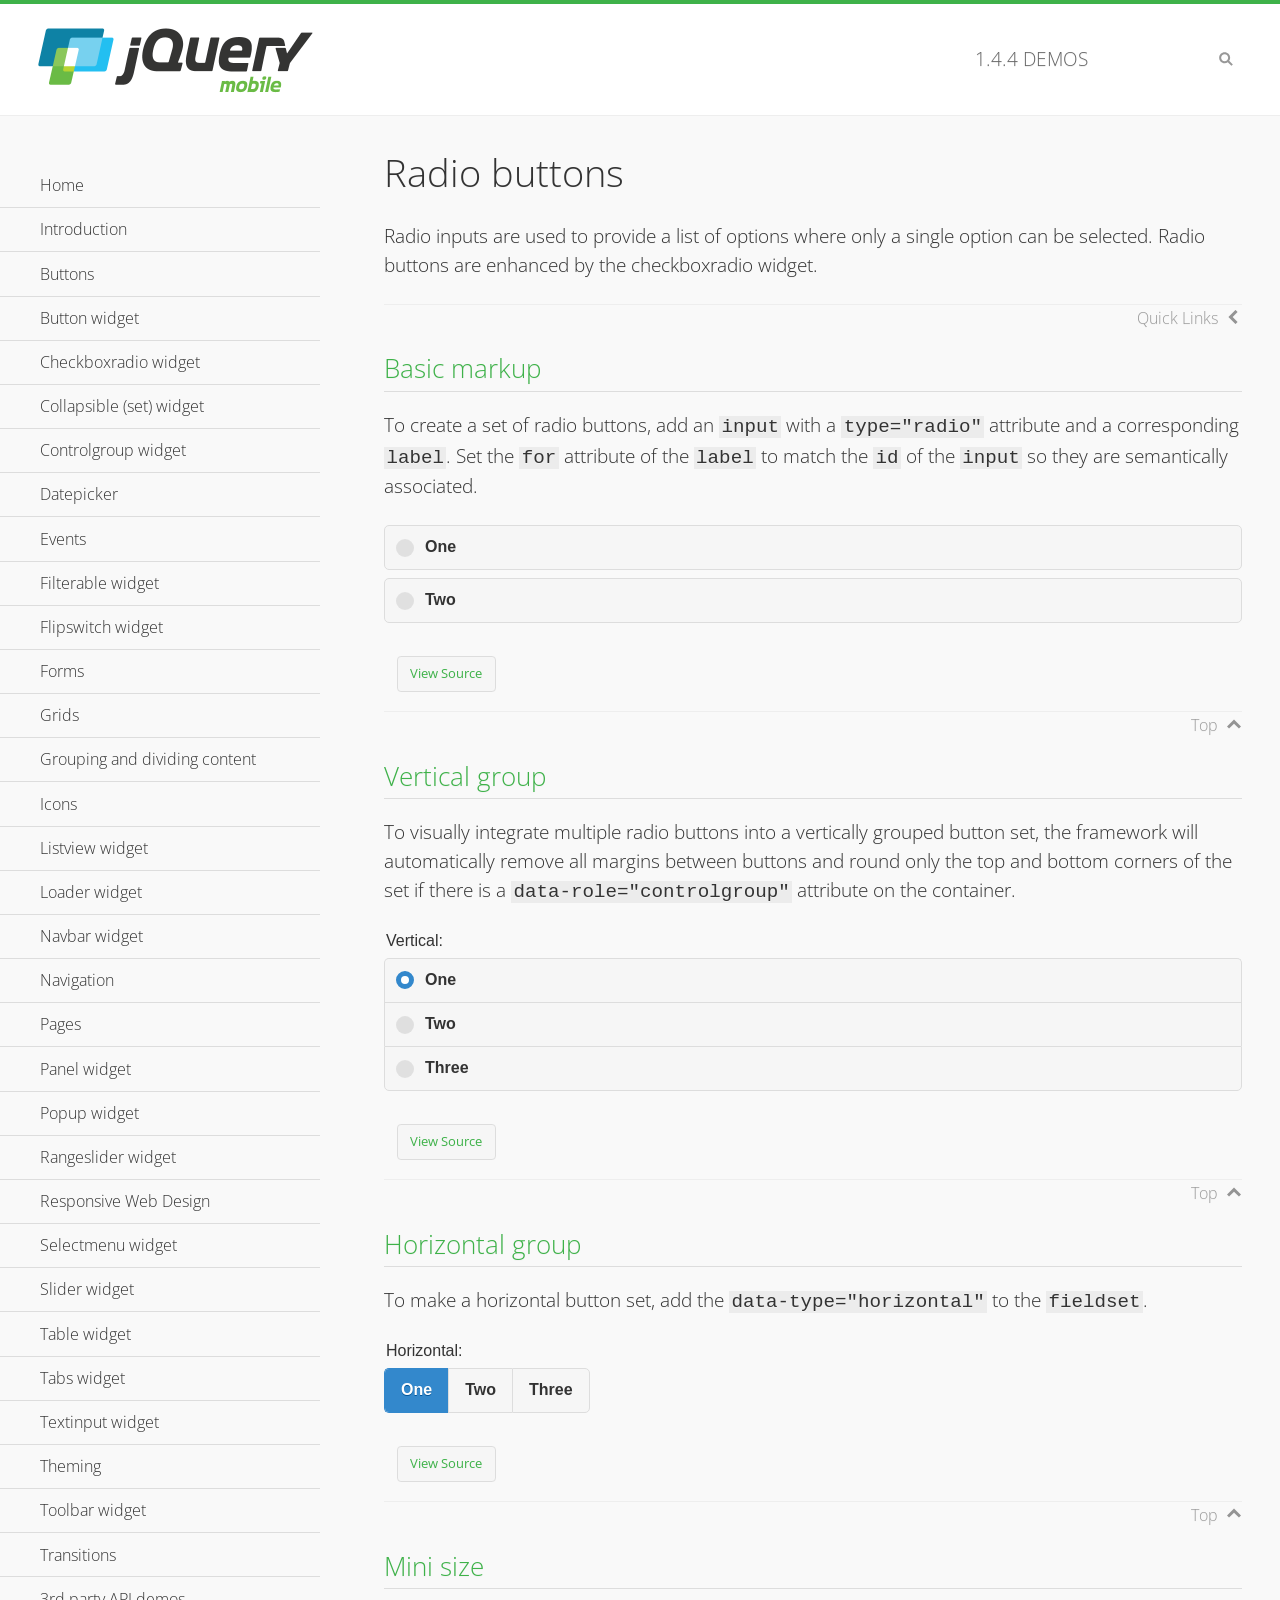
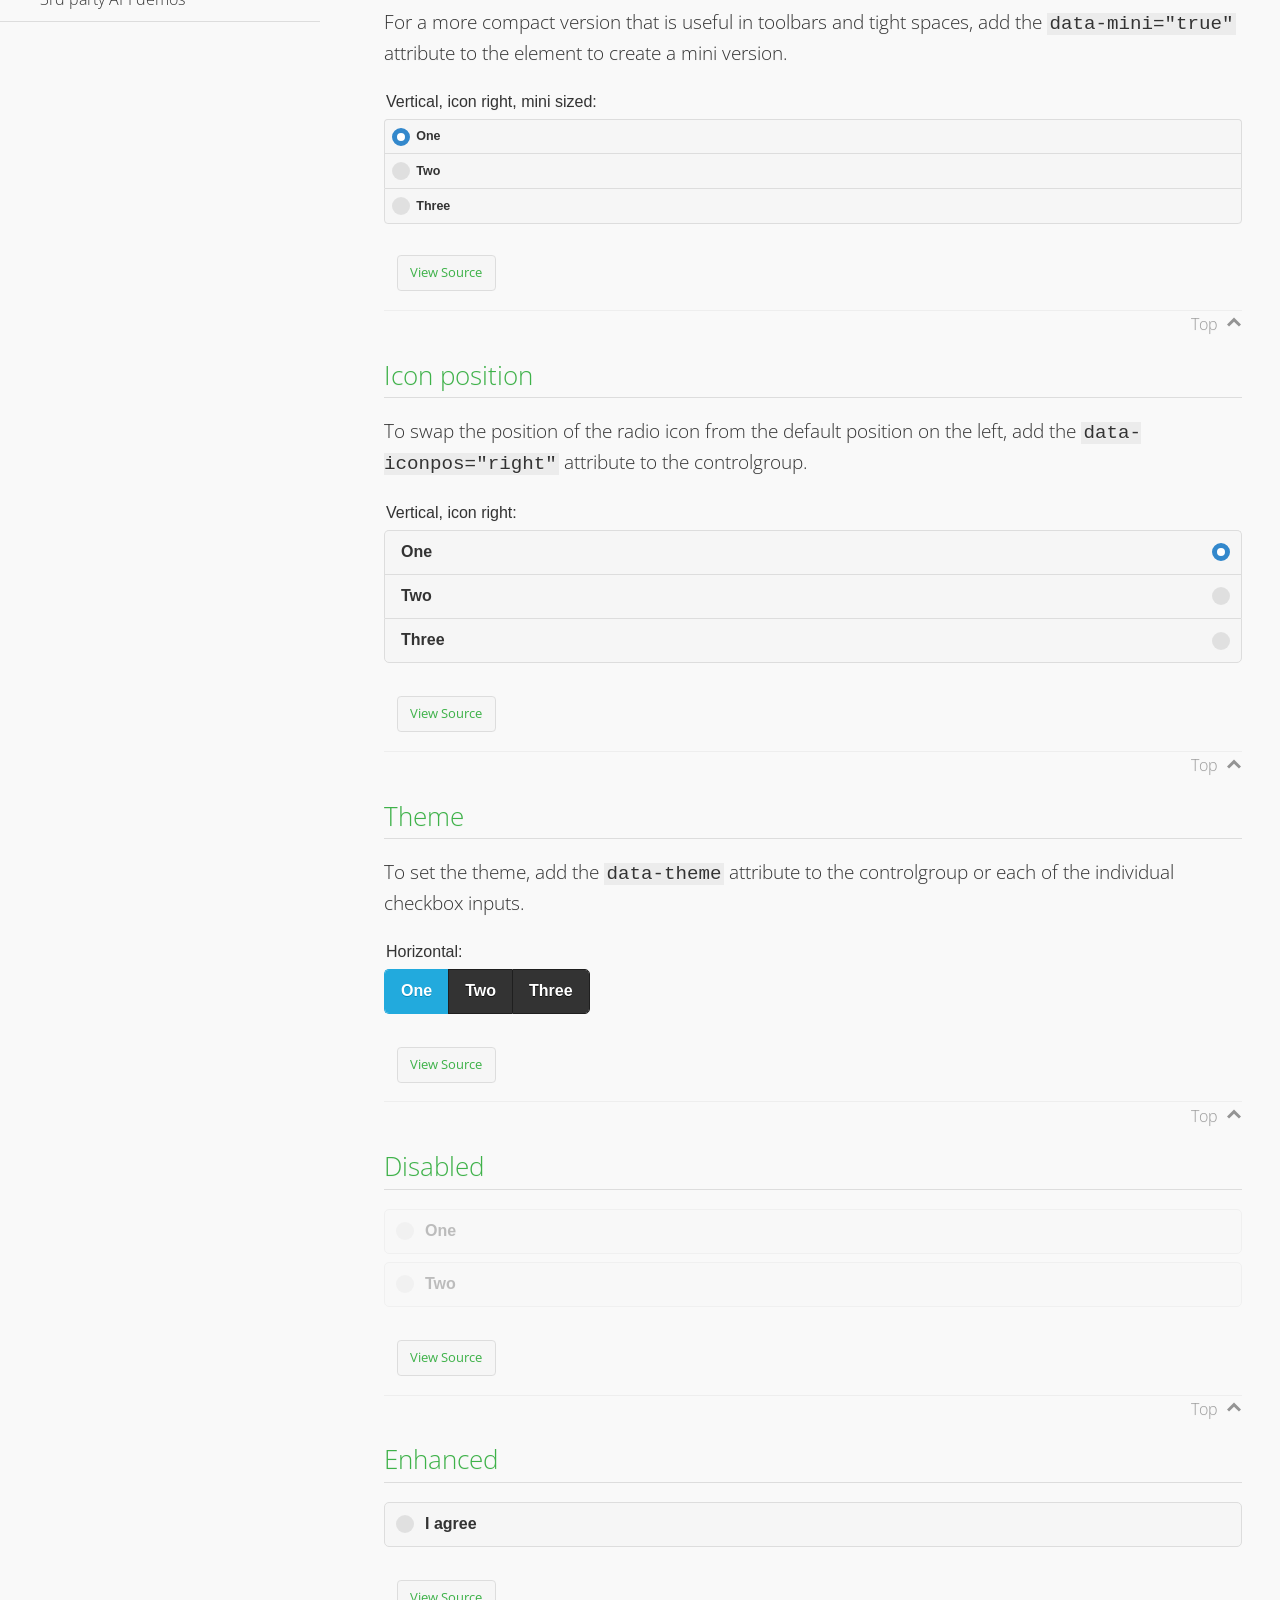
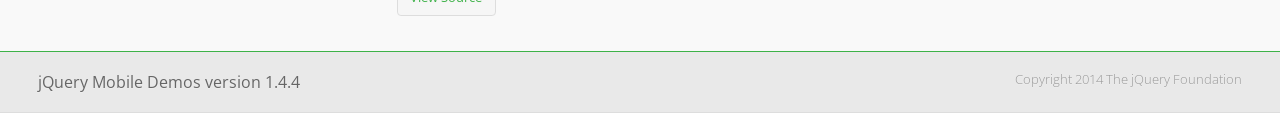
<file: meetingPhone/jquery.mobile-1.4.4/jquery.mobile-1.4.4/demos/checkboxradio-radio/index.html>
<!DOCTYPE html>
<html>
<head>
	<meta charset="utf-8">
	<meta name="viewport" content="width=device-width, initial-scale=1">
	<title>Radio buttons - jQuery Mobile Demos</title>
	<link rel="shortcut icon" href="../favicon.ico">
	<link rel="stylesheet" href="http://fonts.googleapis.com/css?family=Open+Sans:300,400,700">
	<link rel="stylesheet" href="../css/themes/default/jquery.mobile-1.4.4.min.css">
	<link rel="stylesheet" href="../_assets/css/jqm-demos.css">
	<script src="../js/jquery.js"></script>
	<script src="../_assets/js/index.js"></script>
	<script src="../js/jquery.mobile-1.4.4.min.js"></script>
</head>
<body>
<div data-role="page" class="jqm-demos" data-quicklinks="true">

	<div data-role="header" class="jqm-header">
		<h2><a href="../" title="jQuery Mobile Demos home"><img src="../_assets/img/jquery-logo.png" alt="jQuery Mobile"></a></h2>
		<p><span class="jqm-version"></span> Demos</p>
		<a href="#" class="jqm-navmenu-link ui-btn ui-btn-icon-notext ui-corner-all ui-icon-bars ui-nodisc-icon ui-alt-icon ui-btn-left">Menu</a>
		<a href="#" class="jqm-search-link ui-btn ui-btn-icon-notext ui-corner-all ui-icon-search ui-nodisc-icon ui-alt-icon ui-btn-right">Search</a>
	</div><!-- /header -->

	<div role="main" class="ui-content jqm-content">

		<h1>Radio buttons</h1>

		<p>Radio inputs are used to provide a list of options where only a single option can be selected. Radio buttons are enhanced by the checkboxradio widget.</p>

		<h2>Basic markup</h2>

		<p>To create a set of radio buttons, add an <code>input</code> with a <code>type="radio"</code> attribute and a corresponding <code>label</code>. Set the <code>for</code> attribute of the <code>label</code> to match the <code>id</code> of the <code>input</code> so they are semantically associated.</p>

		<div data-demo-html="true">
			<form>
				<label>
					<input type="radio" name="radio-choice-0" id="radio-choice-0a">One
				</label>

				<label for="radio-choice-0b">Two</label>
				<input type="radio" name="radio-choice-0" id="radio-choice-0b" class="custom">
			</form>
		</div><!--/demo-html -->

		<h2>Vertical group</h2>

		<p>To visually integrate multiple radio buttons into a vertically grouped button set, the framework will automatically remove all margins between buttons and round only the top and bottom corners of the set if there is a <code> data-role="controlgroup"</code> attribute on the container.</p>

		<div data-demo-html="true">
			<form>
					<fieldset data-role="controlgroup">
					<legend>Vertical:</legend>
					<input type="radio" name="radio-choice-v-2" id="radio-choice-v-2a" value="on" checked="checked">
					<label for="radio-choice-v-2a">One</label>
					<input type="radio" name="radio-choice-v-2" id="radio-choice-v-2b" value="off">
					<label for="radio-choice-v-2b">Two</label>
					<input type="radio" name="radio-choice-v-2" id="radio-choice-v-2c" value="other">
					<label for="radio-choice-v-2c">Three</label>
				</fieldset>
			</form>
		</div><!--/demo-html -->

		<h2>Horizontal group</h2>

		<p>To make a horizontal button set, add the <code> data-type="horizontal"</code> to the <code>fieldset</code>.</p>

		<div data-demo-html="true">
			<form>
				<fieldset data-role="controlgroup" data-type="horizontal">
					<legend>Horizontal:</legend>
					<input type="radio" name="radio-choice-h-2" id="radio-choice-h-2a" value="on" checked="checked">
					<label for="radio-choice-h-2a">One</label>
					<input type="radio" name="radio-choice-h-2" id="radio-choice-h-2b" value="off">
					<label for="radio-choice-h-2b">Two</label>
					<input type="radio" name="radio-choice-h-2" id="radio-choice-h-2c" value="other">
					<label for="radio-choice-h-2c">Three</label>
				</fieldset>
			</form>
		</div><!--/demo-html -->

		<h2>Mini size</h2>

		<p>For a more compact version that is useful in toolbars and tight spaces, add the <code>data-mini="true"</code> attribute to the element to create a mini version. </p>

		<div data-demo-html="true">
			<form>
				<fieldset data-role="controlgroup" data-mini="true">
					<legend>Vertical, icon right, mini sized:</legend>
					<input type="radio" name="radio-choice-v-6" id="radio-choice-v-6a" value="on" checked="checked">
					<label for="radio-choice-v-6a">One</label>
					<input type="radio" name="radio-choice-v-6" id="radio-choice-v-6b" value="off">
					<label for="radio-choice-v-6b">Two</label>
					<input type="radio" name="radio-choice-v-6" id="radio-choice-v-6c" value="other">
					<label for="radio-choice-v-6c">Three</label>
				</fieldset>
			</form>
		</div><!--/demo-html -->

		<h2>Icon position</h2>

		<p>To swap the position of the radio icon from the default position on the left, add the <code>data-iconpos="right"</code> attribute to the controlgroup.</p>

		<div data-demo-html="true">
			<form>
				<fieldset data-role="controlgroup" data-iconpos="right">
					<legend>Vertical, icon right:</legend>
					<input type="radio" name="radio-choice-w-6" id="radio-choice-w-6a" value="on" checked="checked">
					<label for="radio-choice-w-6a">One</label>
					<input type="radio" name="radio-choice-w-6" id="radio-choice-w-6b" value="off">
					<label for="radio-choice-w-6b">Two</label>
					<input type="radio" name="radio-choice-w-6" id="radio-choice-w-6c" value="other">
					<label for="radio-choice-w-6c">Three</label>
				</fieldset>
			</form>
		</div><!--/demo-html -->

		<h2>Theme</h2>

		<p>To set the theme, add the <code>data-theme</code> attribute to the controlgroup or each of the individual checkbox inputs.</p>

		<div data-demo-html="true">
			<form>
				<fieldset data-role="controlgroup" data-theme="b" data-type="horizontal">
					<legend>Horizontal:</legend>
					<input type="radio" name="radio-choice-t-6" id="radio-choice-t-6a" value="on" checked="checked">
					<label for="radio-choice-t-6a">One</label>
					<input type="radio" name="radio-choice-t-6" id="radio-choice-t-6b" value="off">
					<label for="radio-choice-t-6b">Two</label>
					<input type="radio" name="radio-choice-t-6" id="radio-choice-t-6c" value="other">
					<label for="radio-choice-t-6c">Three</label>
				</fieldset>
			</form>
		</div><!--/demo-html -->

		<h2>Disabled</h2>

		<div data-demo-html="true">
			<form>
				<label>
					<input type="radio" name="radio-choice-7" id="radio-choice-7a" disabled="disabled">One
				</label>
				<label for="radio-choice-7b">Two</label>
				<input type="radio" name="radio-choice-7" id="radio-choice-7b" disabled="disabled">
			</form>
		</div><!--/demo-html -->

		<h2>Enhanced</h2>

		<div data-demo-html="true">
			<div class="ui-radio">
				<label for="radio-enhanced" class="ui-btn ui-corner-all ui-btn-inherit ui-btn-icon-left ui-radio-off">I agree</label>
				<input type="radio" name="radio-enhanced" id="radio-enhanced" data-enhanced="true">
			</div>
		</div><!--/demo-html -->

	</div><!-- /content -->
	    <div data-role="panel" class="jqm-navmenu-panel" data-position="left" data-display="overlay" data-theme="a">
	    	<ul class="jqm-list ui-alt-icon ui-nodisc-icon">
<li data-filtertext="demos homepage" data-icon="home"><a href=".././">Home</a></li>
<li data-filtertext="introduction overview getting started"><a href="../intro/" data-ajax="false">Introduction</a></li>
<li data-filtertext="buttons button markup buttonmarkup method anchor link button element"><a href="../button-markup/" data-ajax="false">Buttons</a></li>
<li data-filtertext="form button widget input button submit reset"><a href="../button/" data-ajax="false">Button widget</a></li>
<li data-role="collapsible" data-enhanced="true" data-collapsed-icon="carat-d" data-expanded-icon="carat-u" data-iconpos="right" data-inset="false" class="ui-collapsible ui-collapsible-themed-content ui-collapsible-collapsed">
	<h3 class="ui-collapsible-heading ui-collapsible-heading-collapsed">
		<a href="#" class="ui-collapsible-heading-toggle ui-btn ui-btn-icon-right ui-btn-inherit ui-icon-carat-d">
		    Checkboxradio widget<span class="ui-collapsible-heading-status"> click to expand contents</span>
		</a>
	</h3>
	<div class="ui-collapsible-content ui-body-inherit ui-collapsible-content-collapsed" aria-hidden="true">
		<ul>
			<li data-filtertext="form checkboxradio widget checkbox input checkboxes controlgroups"><a href="../checkboxradio-checkbox/" data-ajax="false">Checkboxes</a></li>
			<li data-filtertext="form checkboxradio widget radio input radio buttons controlgroups"><a href="../checkboxradio-radio/" data-ajax="false">Radio buttons</a></li>
		</ul>
	</div>
</li>
<li data-role="collapsible" data-enhanced="true" data-collapsed-icon="carat-d" data-expanded-icon="carat-u" data-iconpos="right" data-inset="false" class="ui-collapsible ui-collapsible-themed-content ui-collapsible-collapsed">
	<h3 class="ui-collapsible-heading ui-collapsible-heading-collapsed">
		<a href="#" class="ui-collapsible-heading-toggle ui-btn ui-btn-icon-right ui-btn-inherit ui-icon-carat-d">
			Collapsible (set) widget<span class="ui-collapsible-heading-status"> click to expand contents</span>
		</a>
	</h3>
	<div class="ui-collapsible-content ui-body-inherit ui-collapsible-content-collapsed" aria-hidden="true">
		<ul>
			<li data-filtertext="collapsibles content formatting"><a href="../collapsible/" data-ajax="false">Collapsible</a></li>
			<li data-filtertext="dynamic collapsible set accordion append expand"><a href="../collapsible-dynamic/" data-ajax="false">Dynamic collapsibles</a></li>
			<li data-filtertext="accordions collapsible set widget content formatting grouped collapsibles"><a href="../collapsibleset/" data-ajax="false">Collapsible set</a></li>
		</ul>
	</div>
</li>
<li data-role="collapsible" data-enhanced="true" data-collapsed-icon="carat-d" data-expanded-icon="carat-u" data-iconpos="right" data-inset="false" class="ui-collapsible ui-collapsible-themed-content ui-collapsible-collapsed">
	<h3 class="ui-collapsible-heading ui-collapsible-heading-collapsed">
		<a href="#" class="ui-collapsible-heading-toggle ui-btn ui-btn-icon-right ui-btn-inherit ui-icon-carat-d">
			Controlgroup widget<span class="ui-collapsible-heading-status"> click to expand contents</span>
		</a>
	</h3>
	<div class="ui-collapsible-content ui-body-inherit ui-collapsible-content-collapsed" aria-hidden="true">
		<ul>
			<li data-filtertext="controlgroups selectmenu checkboxradio input grouped buttons horizontal vertical"><a href="../controlgroup/" data-ajax="false">Controlgroup</a></li>
			<li data-filtertext="dynamic controlgroup dynamically add buttons"><a href="../controlgroup-dynamic/" data-ajax="false">Dynamic controlgroups</a></li>
		</ul>
	</div>
</li>
<li data-filtertext="form datepicker widget date input"><a href="../datepicker/" data-ajax="false">Datepicker</a></li>
<li data-role="collapsible" data-enhanced="true" data-collapsed-icon="carat-d" data-expanded-icon="carat-u" data-iconpos="right" data-inset="false" class="ui-collapsible ui-collapsible-themed-content ui-collapsible-collapsed">
	<h3 class="ui-collapsible-heading ui-collapsible-heading-collapsed">
		<a href="#" class="ui-collapsible-heading-toggle ui-btn ui-btn-icon-right ui-btn-inherit ui-icon-carat-d">
			Events<span class="ui-collapsible-heading-status"> click to expand contents</span>
		</a>
	</h3>
	<div class="ui-collapsible-content ui-body-inherit ui-collapsible-content-collapsed" aria-hidden="true">
		<ul>
			<li data-filtertext="swipe to delete list items listviews swipe events"><a href="../swipe-list/" data-ajax="false">Swipe list items</a></li>
			<li data-filtertext="swipe to navigate swipe page navigation swipe events"><a href="../swipe-page/" data-ajax="false">Swipe page navigation</a></li>
		</ul>
	</div>
</li>
<li data-filtertext="filterable filter elements sorting searching listview table"><a href="../filterable/" data-ajax="false">Filterable widget</a></li>
<li data-filtertext="form flipswitch widget flip toggle switch binary select checkbox input"><a href="../flipswitch/" data-ajax="false">Flipswitch widget</a></li>
<li data-role="collapsible" data-enhanced="true" data-collapsed-icon="carat-d" data-expanded-icon="carat-u" data-iconpos="right" data-inset="false" class="ui-collapsible ui-collapsible-themed-content ui-collapsible-collapsed">
	<h3 class="ui-collapsible-heading ui-collapsible-heading-collapsed">
		<a href="#" class="ui-collapsible-heading-toggle ui-btn ui-btn-icon-right ui-btn-inherit ui-icon-carat-d">
			Forms<span class="ui-collapsible-heading-status"> click to expand contents</span>
		</a>
	</h3>
	<div class="ui-collapsible-content ui-body-inherit ui-collapsible-content-collapsed" aria-hidden="true">
		<ul>
			<li data-filtertext="forms text checkbox radio range button submit reset inputs selects textarea slider flipswitch label form elements"><a href="../forms/" data-ajax="false">Forms</a></li>
			<li data-filtertext="form hide labels hidden accessible ui-hidden-accessible forms"><a href="../forms-label-hidden-accessible/" data-ajax="false">Hide labels</a></li>
			<li data-filtertext="form field containers fieldcontain ui-field-contain forms"><a href="../forms-field-contain/" data-ajax="false">Field containers</a></li>
			<li data-filtertext="forms disabled form elements"><a href="../forms-disabled/" data-ajax="false">Forms disabled</a></li>
			<li data-filtertext="forms gallery examples overview forms text checkbox radio range button submit reset inputs selects textarea slider flipswitch label form elements"><a href="../forms-gallery/" data-ajax="false">Forms gallery</a></li>
		</ul>
	</div>
</li>
<li data-role="collapsible" data-enhanced="true" data-collapsed-icon="carat-d" data-expanded-icon="carat-u" data-iconpos="right" data-inset="false" class="ui-collapsible ui-collapsible-themed-content ui-collapsible-collapsed">
	<h3 class="ui-collapsible-heading ui-collapsible-heading-collapsed">
		<a href="#" class="ui-collapsible-heading-toggle ui-btn ui-btn-icon-right ui-btn-inherit ui-icon-carat-d">
			Grids<span class="ui-collapsible-heading-status"> click to expand contents</span>
		</a>
	</h3>
	<div class="ui-collapsible-content ui-body-inherit ui-collapsible-content-collapsed" aria-hidden="true">
		<ul>
			<li data-filtertext="grids columns blocks content formatting rwd responsive css framework"><a href="../grids/" data-ajax="false">Grids</a></li>
			<li data-filtertext="buttons in grids css framework"><a href="../grids-buttons/" data-ajax="false">Buttons in grids</a></li>
			<li data-filtertext="custom responsive grids rwd css framework"><a href="../grids-custom-responsive/" data-ajax="false">Custom responsive grids</a></li>
		</ul>
	</div>
</li>
<li data-filtertext="blocks content formatting sections heading"><a href="../body-bar-classes/" data-ajax="false">Grouping and dividing content</a></li>
<li data-role="collapsible" data-enhanced="true" data-collapsed-icon="carat-d" data-expanded-icon="carat-u" data-iconpos="right" data-inset="false" class="ui-collapsible ui-collapsible-themed-content ui-collapsible-collapsed">
	<h3 class="ui-collapsible-heading ui-collapsible-heading-collapsed">
		<a href="#" class="ui-collapsible-heading-toggle ui-btn ui-btn-icon-right ui-btn-inherit ui-icon-carat-d">
			Icons<span class="ui-collapsible-heading-status"> click to expand contents</span>
		</a>
	</h3>
	<div class="ui-collapsible-content ui-body-inherit ui-collapsible-content-collapsed" aria-hidden="true">
		<ul>
			<li data-filtertext="button icons svg disc alt custom icon position"><a href="../icons/" data-ajax="false">Icons</a></li>
			<li data-filtertext=""><a href="../icons-grunticon/" data-ajax="false">Grunticon loader</a></li>
		</ul>
	</div>
</li>
<li data-role="collapsible" data-enhanced="true" data-collapsed-icon="carat-d" data-expanded-icon="carat-u" data-iconpos="right" data-inset="false" class="ui-collapsible ui-collapsible-themed-content ui-collapsible-collapsed">
	<h3 class="ui-collapsible-heading ui-collapsible-heading-collapsed">
		<a href="#" class="ui-collapsible-heading-toggle ui-btn ui-btn-icon-right ui-btn-inherit ui-icon-carat-d">
			Listview widget<span class="ui-collapsible-heading-status"> click to expand contents</span>
		</a>
	</h3>
	<div class="ui-collapsible-content ui-body-inherit ui-collapsible-content-collapsed" aria-hidden="true">
		<ul>
			<li data-filtertext="listview widget thumbnails icons nested split button collapsible ul ol"><a href="../listview/" data-ajax="false">Listview</a></li>
			<li data-filtertext="autocomplete filterable reveal listview filtertextbeforefilter placeholder"><a href="../listview-autocomplete/" data-ajax="false">Listview autocomplete</a></li>
			<li data-filtertext="autocomplete filterable reveal listview remote data filtertextbeforefilter placeholder"><a href="../listview-autocomplete-remote/" data-ajax="false">Listview autocomplete remote data</a></li>
			<li data-filtertext="autodividers anchor jump scroll linkbars listview lists ul ol"><a href="../listview-autodividers-linkbar/" data-ajax="false">Listview autodividers linkbar</a></li>
			<li data-filtertext="listview autodividers selector autodividersselector lists ul ol"><a href="../listview-autodividers-selector/" data-ajax="false">Listview autodividers selector</a></li>
			<li data-filtertext="listview nested list items"><a href="../listview-nested-lists/" data-ajax="false">Nested Listviews</a></li>
			<li data-filtertext="listview collapsible list items flat"><a href="../listview-collapsible-item-flat/" data-ajax="false">Listview collapsible list items (flat)</a></li>
			<li data-filtertext="listview collapsible list indented"><a href="../listview-collapsible-item-indented/" data-ajax="false">Listview collapsible list items (indented)</a></li>
			<li data-filtertext="grid listview responsive grids responsive listviews lists ul"><a href="../listview-grid/" data-ajax="false">Listview responsive grid</a></li>
		</ul>
	</div>
</li>
<li data-filtertext="loader widget page loading navigation overlay spinner"><a href="../loader/" data-ajax="false">Loader widget</a></li>
<li data-filtertext="navbar widget navmenu toolbars header footer"><a href="../navbar/" data-ajax="false">Navbar widget</a></li>
<li data-role="collapsible" data-enhanced="true" data-collapsed-icon="carat-d" data-expanded-icon="carat-u" data-iconpos="right" data-inset="false" class="ui-collapsible ui-collapsible-themed-content ui-collapsible-collapsed">
	<h3 class="ui-collapsible-heading ui-collapsible-heading-collapsed">
		<a href="#" class="ui-collapsible-heading-toggle ui-btn ui-btn-icon-right ui-btn-inherit ui-icon-carat-d">
			Navigation<span class="ui-collapsible-heading-status"> click to expand contents</span>
		</a>
	</h3>
	<div class="ui-collapsible-content ui-body-inherit ui-collapsible-content-collapsed" aria-hidden="true">
		<ul>
			<li data-filtertext="ajax navigation navigate widget history event method"><a href="../navigation/" data-ajax="false">Navigation</a></li>
			<li data-filtertext="linking pages page links navigation ajax prefetch cache"><a href="../navigation-linking-pages/" data-ajax="false">Linking pages</a></li>
			<!-- <li data-filtertext="php redirect server redirection server-side navigation"><a href="../navigation-php-redirect/" data-ajax="false">PHP redirect demo</a></li>-->
			<li data-filtertext="navigation redirection hash query"><a href="../navigation-hash-processing/" data-ajax="false">Hash processing demo</a></li>
			<li data-filtertext="navigation redirection hash query"><a href="../page-events/" data-ajax="false">Page Navigation Events</a></li>
		</ul>
	</div>
</li>
<li data-role="collapsible" data-enhanced="true" data-collapsed-icon="carat-d" data-expanded-icon="carat-u" data-iconpos="right" data-inset="false" class="ui-collapsible ui-collapsible-themed-content ui-collapsible-collapsed">
	<h3 class="ui-collapsible-heading ui-collapsible-heading-collapsed">
		<a href="#" class="ui-collapsible-heading-toggle ui-btn ui-btn-icon-right ui-btn-inherit ui-icon-carat-d">
			Pages<span class="ui-collapsible-heading-status"> click to expand contents</span>
		</a>
	</h3>
	<div class="ui-collapsible-content ui-body-inherit ui-collapsible-content-collapsed" aria-hidden="true">
		<ul>
			<li data-filtertext="pages page widget ajax navigation"><a href="../pages/" data-ajax="false">Pages</a></li>
			<li data-filtertext="single page"><a href="../pages-single-page/" data-ajax="false">Single page</a></li>
			<li data-filtertext="multipage multi-page page"><a href="../pages-multi-page/" data-ajax="false">Multi-page template</a></li>
			<li data-filtertext="dialog page widget modal popup"><a href="../pages-dialog/" data-ajax="false">Dialog page</a></li>
		</ul>
	</div>
</li>
<li data-role="collapsible" data-enhanced="true" data-collapsed-icon="carat-d" data-expanded-icon="carat-u" data-iconpos="right" data-inset="false" class="ui-collapsible ui-collapsible-themed-content ui-collapsible-collapsed">
	<h3 class="ui-collapsible-heading ui-collapsible-heading-collapsed">
		<a href="#" class="ui-collapsible-heading-toggle ui-btn ui-btn-icon-right ui-btn-inherit ui-icon-carat-d">
			Panel widget<span class="ui-collapsible-heading-status"> click to expand contents</span>
		</a>
	</h3>
	<div class="ui-collapsible-content ui-body-inherit ui-collapsible-content-collapsed" aria-hidden="true">
		<ul>
			<li data-filtertext="panel widget sliding panels reveal push overlay responsive"><a href="../panel/" data-ajax="false">Panel</a></li>
			<li data-filtertext=""><a href="../panel-external/" data-ajax="false">External panels</a></li>
			<li data-filtertext="panel "><a href="../panel-fixed/" data-ajax="false">Fixed panels</a></li>
			<li data-filtertext="panel slide panels sliding panels shadow rwd responsive breakpoint"><a href="../panel-responsive/" data-ajax="false">Panels responsive</a></li>
			<li data-filtertext="panel custom style custom panel width reveal shadow listview panel styling page background wrapper"><a href="../panel-styling/" data-ajax="false">Custom panel style</a></li>
			<li data-filtertext="panel open on swipe"><a href="../panel-swipe-open/" data-ajax="false">Panel open on swipe</a></li>
			<li data-filtertext="panels outside page internal external toolbars"><a href="../panel-external-internal/" data-ajax="false">Panel external and internal</a></li>
		</ul>
	</div>
</li>
<li data-role="collapsible" data-enhanced="true" data-collapsed-icon="carat-d" data-expanded-icon="carat-u" data-iconpos="right" data-inset="false" class="ui-collapsible ui-collapsible-themed-content ui-collapsible-collapsed">
	<h3 class="ui-collapsible-heading ui-collapsible-heading-collapsed">
		<a href="#" class="ui-collapsible-heading-toggle ui-btn ui-btn-icon-right ui-btn-inherit ui-icon-carat-d">
			Popup widget<span class="ui-collapsible-heading-status"> click to expand contents</span>
		</a>
	</h3>
	<div class="ui-collapsible-content ui-body-inherit ui-collapsible-content-collapsed" aria-hidden="true">
		<ul>
			<li data-filtertext="popup widget popups dialog modal transition tooltip lightbox form overlay screen flip pop fade transition"><a href="../popup/" data-ajax="false">Popup</a></li>
			<li data-filtertext="popup alignment position"><a href="../popup-alignment/" data-ajax="false">Popup alignment</a></li>
			<li data-filtertext="popup arrow size popups popover"><a href="../popup-arrow-size/" data-ajax="false">Popup arrow size</a></li>
			<li data-filtertext="dynamic popups popup images lightbox"><a href="../popup-dynamic/" data-ajax="false">Dynamic popups</a></li>
			<li data-filtertext="popups with iframes scaling"><a href="../popup-iframe/" data-ajax="false">Popups with iframes</a></li>
			<li data-filtertext="popup image scaling"><a href="../popup-image-scaling/" data-ajax="false">Popup image scaling</a></li>
			<li data-filtertext="external popup outside multi-page"><a href="../popup-outside-multipage/" data-ajax="false">Popup outside multi-page</a></li>
		</ul>
	</div>
</li>
<li data-filtertext="form rangeslider widget dual sliders dual handle sliders range input"><a href="../rangeslider/" data-ajax="false">Rangeslider widget</a></li>
<li data-filtertext="responsive web design rwd adaptive progressive enhancement PE accessible mobile breakpoints media query media queries"><a href="../rwd/" data-ajax="false">Responsive Web Design</a></li>
<li data-role="collapsible" data-enhanced="true" data-collapsed-icon="carat-d" data-expanded-icon="carat-u" data-iconpos="right" data-inset="false" class="ui-collapsible ui-collapsible-themed-content ui-collapsible-collapsed">
	<h3 class="ui-collapsible-heading ui-collapsible-heading-collapsed">
		<a href="#" class="ui-collapsible-heading-toggle ui-btn ui-btn-icon-right ui-btn-inherit ui-icon-carat-d">
			Selectmenu widget<span class="ui-collapsible-heading-status"> click to expand contents</span>
		</a>
	</h3>
	<div class="ui-collapsible-content ui-body-inherit ui-collapsible-content-collapsed" aria-hidden="true">
		<ul>
			<li data-filtertext="form selectmenu widget select input custom select menu selects"><a href="../selectmenu/" data-ajax="false">Selectmenu</a></li>
			<li data-filtertext="form custom select menu selectmenu widget custom menu option optgroup multiple selects"><a href="../selectmenu-custom/" data-ajax="false">Custom select menu</a></li>
			<li data-filtertext="filterable select filter popup dialog"><a href="../selectmenu-custom-filter/" data-ajax="false">Custom select menu with filter</a></li>
		</ul>
	</div>
</li>
<li data-role="collapsible" data-enhanced="true" data-collapsed-icon="carat-d" data-expanded-icon="carat-u" data-iconpos="right" data-inset="false" class="ui-collapsible ui-collapsible-themed-content ui-collapsible-collapsed">
	<h3 class="ui-collapsible-heading ui-collapsible-heading-collapsed">
		<a href="#" class="ui-collapsible-heading-toggle ui-btn ui-btn-icon-right ui-btn-inherit ui-icon-carat-d">
			Slider widget<span class="ui-collapsible-heading-status"> click to expand contents</span>
		</a>
	</h3>
	<div class="ui-collapsible-content ui-body-inherit ui-collapsible-content-collapsed" aria-hidden="true">
		<ul>
			<li data-filtertext="form slider widget range input single sliders"><a href="../slider/" data-ajax="false">Slider</a></li>
			<li data-filtertext="form slider widget flipswitch slider binary select flip toggle switch"><a href="../slider-flipswitch/" data-ajax="false">Slider flip toggle switch</a></li>
			<li data-filtertext="form slider tooltip handle value input range sliders"><a href="../slider-tooltip/" data-ajax="false">Slider tooltip</a></li>
		</ul>
	</div>
</li>
<li data-role="collapsible" data-enhanced="true" data-collapsed-icon="carat-d" data-expanded-icon="carat-u" data-iconpos="right" data-inset="false" class="ui-collapsible ui-collapsible-themed-content ui-collapsible-collapsed">
	<h3 class="ui-collapsible-heading ui-collapsible-heading-collapsed">
		<a href="#" class="ui-collapsible-heading-toggle ui-btn ui-btn-icon-right ui-btn-inherit ui-icon-carat-d">
			Table widget<span class="ui-collapsible-heading-status"> click to expand contents</span>
		</a>
	</h3>
	<div class="ui-collapsible-content ui-body-inherit ui-collapsible-content-collapsed" aria-hidden="true">
		<ul>
			<li data-filtertext="table widget reflow column toggle th td responsive tables rwd hide show tabular"><a href="../table-column-toggle/" data-ajax="false">Table Column Toggle</a></li>
			<li data-filtertext="table column toggle phone comparison demo"><a href="../table-column-toggle-example/" data-ajax="false">Table Column Toggle demo</a></li>
			<li data-filtertext="responsive tables table column toggle heading groups rwd breakpoint"><a href="../table-column-toggle-heading-groups/" data-ajax="false">Table Column Toggle heading groups</a></li>
			<li data-filtertext="responsive tables table column toggle hide rwd breakpoint customization options"><a href="../table-column-toggle-options/" data-ajax="false">Table Column Toggle options</a></li>
			<li data-filtertext="table reflow th td responsive rwd columns tabular"><a href="../table-reflow/" data-ajax="false">Table Reflow</a></li>
			<li data-filtertext="responsive tables table reflow heading groups rwd breakpoint"><a href="../table-reflow-heading-groups/" data-ajax="false">Table Reflow heading groups</a></li>
			<li data-filtertext="responsive tables table reflow stripes strokes table style"><a href="../table-reflow-stripes-strokes/" data-ajax="false">Table Reflow stripes and strokes</a></li>
			<li data-filtertext="responsive tables table reflow stack custom styles"><a href="../table-reflow-styling/" data-ajax="false">Table Reflow custom styles</a></li>
		</ul>
	</div>
</li>
<li data-filtertext="ui tabs widget"><a href="../tabs/" data-ajax="false">Tabs widget</a></li>
<li data-filtertext="form textinput widget text input textarea number date time tel email file color password"><a href="../textinput/" data-ajax="false">Textinput widget</a></li>
<li data-role="collapsible" data-enhanced="true" data-collapsed-icon="carat-d" data-expanded-icon="carat-u" data-iconpos="right" data-inset="false" class="ui-collapsible ui-collapsible-themed-content ui-collapsible-collapsed">
	<h3 class="ui-collapsible-heading ui-collapsible-heading-collapsed">
		<a href="#" class="ui-collapsible-heading-toggle ui-btn ui-btn-icon-right ui-btn-inherit ui-icon-carat-d">
			Theming<span class="ui-collapsible-heading-status"> click to expand contents</span>
		</a>
	</h3>
	<div class="ui-collapsible-content ui-body-inherit ui-collapsible-content-collapsed" aria-hidden="true">
		<ul>
			<li data-filtertext="default theme swatches theming style css"><a href="../theme-default/" data-ajax="false">Default theme</a></li>
			<li data-filtertext="classic theme old theme swatches theming style css"><a href="../theme-classic/" data-ajax="false">Classic theme</a></li>
		</ul>
	</div>
</li>
<li data-role="collapsible" data-enhanced="true" data-collapsed-icon="carat-d" data-expanded-icon="carat-u" data-iconpos="right" data-inset="false" class="ui-collapsible ui-collapsible-themed-content ui-collapsible-collapsed">
	<h3 class="ui-collapsible-heading ui-collapsible-heading-collapsed">
		<a href="#" class="ui-collapsible-heading-toggle ui-btn ui-btn-icon-right ui-btn-inherit ui-icon-carat-d">
			Toolbar widget<span class="ui-collapsible-heading-status"> click to expand contents</span>
		</a>
	</h3>
	<div class="ui-collapsible-content ui-body-inherit ui-collapsible-content-collapsed" aria-hidden="true">
		<ul>
			<li data-filtertext="toolbar widget header footer toolbars fixed fullscreen external sections"><a href="../toolbar/" data-ajax="false">Toolbar</a></li>
			<li data-filtertext="dynamic toolbars dynamically add toolbar header footer"><a href="../toolbar-dynamic/" data-ajax="false">Dynamic toolbars</a></li>
			<li data-filtertext="external toolbars header footer"><a href="../toolbar-external/" data-ajax="false">External toolbars</a></li>
			<li data-filtertext="fixed toolbars header footer"><a href="../toolbar-fixed/" data-ajax="false">Fixed toolbars</a></li>
			<li data-filtertext="fixed fullscreen toolbars header footer"><a href="../toolbar-fixed-fullscreen/" data-ajax="false">Fullscreen toolbars</a></li>
			<li data-filtertext="external fixed toolbars header footer"><a href="../toolbar-fixed-external/" data-ajax="false">Fixed external toolbars</a></li>
			<li data-filtertext="external persistent toolbars header footer navbar navmenu"><a href="../toolbar-fixed-persistent/" data-ajax="false">Persistent toolbars</a></li>
			<li data-filtertext="external ajax optimized toolbars persistent toolbars header footer navbar"><a href="../toolbar-fixed-persistent-optimized/" data-ajax="false">Ajax optimized toolbars</a></li>
			<li data-filtertext="form in toolbars header footer"><a href="../toolbar-fixed-forms/" data-ajax="false">Form in toolbar</a></li>
		</ul>
	</div>
</li>
<li data-filtertext="page transitions animated pages popup navigation flip slide fade pop"><a href="../transitions/" data-ajax="false">Transitions</a></li>
<li data-role="collapsible" data-enhanced="true" data-collapsed-icon="carat-d" data-expanded-icon="carat-u" data-iconpos="right" data-inset="false" class="ui-collapsible ui-collapsible-themed-content ui-collapsible-collapsed">
	<h3 class="ui-collapsible-heading ui-collapsible-heading-collapsed">
		<a href="#" class="ui-collapsible-heading-toggle ui-btn ui-btn-icon-right ui-btn-inherit ui-icon-carat-d">
			3rd party API demos<span class="ui-collapsible-heading-status"> click to expand contents</span>
		</a>
	</h3>
	<div class="ui-collapsible-content ui-body-inherit ui-collapsible-content-collapsed" aria-hidden="true">
		<ul>
			<li data-filtertext="backbone requirejs navigation router"><a href="../backbone-requirejs/" data-ajax="false">Backbone RequireJS</a></li>
			<li data-filtertext="google maps geolocation demo"><a href="../map-geolocation/" data-ajax="false">Google Maps geolocation</a></li>
			<li data-filtertext="google maps hybrid"><a href="../map-list-toggle/" data-ajax="false">Google Maps list toggle</a></li>
		</ul>
	</div>
</li>



		     </ul>
		</div><!-- /panel -->


	<div data-role="footer" data-position="fixed" data-tap-toggle="false" class="jqm-footer">
		<p>jQuery Mobile Demos version <span class="jqm-version"></span></p>
		<p>Copyright 2014 The jQuery Foundation</p>
	</div><!-- /footer -->
	<!-- TODO: This should become an external panel so we can add input to markup (unique ID) -->
    <div data-role="panel" class="jqm-search-panel" data-position="right" data-display="overlay" data-theme="a">
		<div class="jqm-search">
			<ul class="jqm-list" data-filter-placeholder="Search demos..." data-filter-reveal="true">
<li data-filtertext="demos homepage" data-icon="home"><a href=".././">Home</a></li>
<li data-filtertext="introduction overview getting started"><a href="../intro/" data-ajax="false">Introduction</a></li>
<li data-filtertext="buttons button markup buttonmarkup method anchor link button element"><a href="../button-markup/" data-ajax="false">Buttons</a></li>
<li data-filtertext="form button widget input button submit reset"><a href="../button/" data-ajax="false">Button widget</a></li>
<li data-role="collapsible" data-enhanced="true" data-collapsed-icon="carat-d" data-expanded-icon="carat-u" data-iconpos="right" data-inset="false" class="ui-collapsible ui-collapsible-themed-content ui-collapsible-collapsed">
	<h3 class="ui-collapsible-heading ui-collapsible-heading-collapsed">
		<a href="#" class="ui-collapsible-heading-toggle ui-btn ui-btn-icon-right ui-btn-inherit ui-icon-carat-d">
		    Checkboxradio widget<span class="ui-collapsible-heading-status"> click to expand contents</span>
		</a>
	</h3>
	<div class="ui-collapsible-content ui-body-inherit ui-collapsible-content-collapsed" aria-hidden="true">
		<ul>
			<li data-filtertext="form checkboxradio widget checkbox input checkboxes controlgroups"><a href="../checkboxradio-checkbox/" data-ajax="false">Checkboxes</a></li>
			<li data-filtertext="form checkboxradio widget radio input radio buttons controlgroups"><a href="../checkboxradio-radio/" data-ajax="false">Radio buttons</a></li>
		</ul>
	</div>
</li>
<li data-role="collapsible" data-enhanced="true" data-collapsed-icon="carat-d" data-expanded-icon="carat-u" data-iconpos="right" data-inset="false" class="ui-collapsible ui-collapsible-themed-content ui-collapsible-collapsed">
	<h3 class="ui-collapsible-heading ui-collapsible-heading-collapsed">
		<a href="#" class="ui-collapsible-heading-toggle ui-btn ui-btn-icon-right ui-btn-inherit ui-icon-carat-d">
			Collapsible (set) widget<span class="ui-collapsible-heading-status"> click to expand contents</span>
		</a>
	</h3>
	<div class="ui-collapsible-content ui-body-inherit ui-collapsible-content-collapsed" aria-hidden="true">
		<ul>
			<li data-filtertext="collapsibles content formatting"><a href="../collapsible/" data-ajax="false">Collapsible</a></li>
			<li data-filtertext="dynamic collapsible set accordion append expand"><a href="../collapsible-dynamic/" data-ajax="false">Dynamic collapsibles</a></li>
			<li data-filtertext="accordions collapsible set widget content formatting grouped collapsibles"><a href="../collapsibleset/" data-ajax="false">Collapsible set</a></li>
		</ul>
	</div>
</li>
<li data-role="collapsible" data-enhanced="true" data-collapsed-icon="carat-d" data-expanded-icon="carat-u" data-iconpos="right" data-inset="false" class="ui-collapsible ui-collapsible-themed-content ui-collapsible-collapsed">
	<h3 class="ui-collapsible-heading ui-collapsible-heading-collapsed">
		<a href="#" class="ui-collapsible-heading-toggle ui-btn ui-btn-icon-right ui-btn-inherit ui-icon-carat-d">
			Controlgroup widget<span class="ui-collapsible-heading-status"> click to expand contents</span>
		</a>
	</h3>
	<div class="ui-collapsible-content ui-body-inherit ui-collapsible-content-collapsed" aria-hidden="true">
		<ul>
			<li data-filtertext="controlgroups selectmenu checkboxradio input grouped buttons horizontal vertical"><a href="../controlgroup/" data-ajax="false">Controlgroup</a></li>
			<li data-filtertext="dynamic controlgroup dynamically add buttons"><a href="../controlgroup-dynamic/" data-ajax="false">Dynamic controlgroups</a></li>
		</ul>
	</div>
</li>
<li data-filtertext="form datepicker widget date input"><a href="../datepicker/" data-ajax="false">Datepicker</a></li>
<li data-role="collapsible" data-enhanced="true" data-collapsed-icon="carat-d" data-expanded-icon="carat-u" data-iconpos="right" data-inset="false" class="ui-collapsible ui-collapsible-themed-content ui-collapsible-collapsed">
	<h3 class="ui-collapsible-heading ui-collapsible-heading-collapsed">
		<a href="#" class="ui-collapsible-heading-toggle ui-btn ui-btn-icon-right ui-btn-inherit ui-icon-carat-d">
			Events<span class="ui-collapsible-heading-status"> click to expand contents</span>
		</a>
	</h3>
	<div class="ui-collapsible-content ui-body-inherit ui-collapsible-content-collapsed" aria-hidden="true">
		<ul>
			<li data-filtertext="swipe to delete list items listviews swipe events"><a href="../swipe-list/" data-ajax="false">Swipe list items</a></li>
			<li data-filtertext="swipe to navigate swipe page navigation swipe events"><a href="../swipe-page/" data-ajax="false">Swipe page navigation</a></li>
		</ul>
	</div>
</li>
<li data-filtertext="filterable filter elements sorting searching listview table"><a href="../filterable/" data-ajax="false">Filterable widget</a></li>
<li data-filtertext="form flipswitch widget flip toggle switch binary select checkbox input"><a href="../flipswitch/" data-ajax="false">Flipswitch widget</a></li>
<li data-role="collapsible" data-enhanced="true" data-collapsed-icon="carat-d" data-expanded-icon="carat-u" data-iconpos="right" data-inset="false" class="ui-collapsible ui-collapsible-themed-content ui-collapsible-collapsed">
	<h3 class="ui-collapsible-heading ui-collapsible-heading-collapsed">
		<a href="#" class="ui-collapsible-heading-toggle ui-btn ui-btn-icon-right ui-btn-inherit ui-icon-carat-d">
			Forms<span class="ui-collapsible-heading-status"> click to expand contents</span>
		</a>
	</h3>
	<div class="ui-collapsible-content ui-body-inherit ui-collapsible-content-collapsed" aria-hidden="true">
		<ul>
			<li data-filtertext="forms text checkbox radio range button submit reset inputs selects textarea slider flipswitch label form elements"><a href="../forms/" data-ajax="false">Forms</a></li>
			<li data-filtertext="form hide labels hidden accessible ui-hidden-accessible forms"><a href="../forms-label-hidden-accessible/" data-ajax="false">Hide labels</a></li>
			<li data-filtertext="form field containers fieldcontain ui-field-contain forms"><a href="../forms-field-contain/" data-ajax="false">Field containers</a></li>
			<li data-filtertext="forms disabled form elements"><a href="../forms-disabled/" data-ajax="false">Forms disabled</a></li>
			<li data-filtertext="forms gallery examples overview forms text checkbox radio range button submit reset inputs selects textarea slider flipswitch label form elements"><a href="../forms-gallery/" data-ajax="false">Forms gallery</a></li>
		</ul>
	</div>
</li>
<li data-role="collapsible" data-enhanced="true" data-collapsed-icon="carat-d" data-expanded-icon="carat-u" data-iconpos="right" data-inset="false" class="ui-collapsible ui-collapsible-themed-content ui-collapsible-collapsed">
	<h3 class="ui-collapsible-heading ui-collapsible-heading-collapsed">
		<a href="#" class="ui-collapsible-heading-toggle ui-btn ui-btn-icon-right ui-btn-inherit ui-icon-carat-d">
			Grids<span class="ui-collapsible-heading-status"> click to expand contents</span>
		</a>
	</h3>
	<div class="ui-collapsible-content ui-body-inherit ui-collapsible-content-collapsed" aria-hidden="true">
		<ul>
			<li data-filtertext="grids columns blocks content formatting rwd responsive css framework"><a href="../grids/" data-ajax="false">Grids</a></li>
			<li data-filtertext="buttons in grids css framework"><a href="../grids-buttons/" data-ajax="false">Buttons in grids</a></li>
			<li data-filtertext="custom responsive grids rwd css framework"><a href="../grids-custom-responsive/" data-ajax="false">Custom responsive grids</a></li>
		</ul>
	</div>
</li>
<li data-filtertext="blocks content formatting sections heading"><a href="../body-bar-classes/" data-ajax="false">Grouping and dividing content</a></li>
<li data-role="collapsible" data-enhanced="true" data-collapsed-icon="carat-d" data-expanded-icon="carat-u" data-iconpos="right" data-inset="false" class="ui-collapsible ui-collapsible-themed-content ui-collapsible-collapsed">
	<h3 class="ui-collapsible-heading ui-collapsible-heading-collapsed">
		<a href="#" class="ui-collapsible-heading-toggle ui-btn ui-btn-icon-right ui-btn-inherit ui-icon-carat-d">
			Icons<span class="ui-collapsible-heading-status"> click to expand contents</span>
		</a>
	</h3>
	<div class="ui-collapsible-content ui-body-inherit ui-collapsible-content-collapsed" aria-hidden="true">
		<ul>
			<li data-filtertext="button icons svg disc alt custom icon position"><a href="../icons/" data-ajax="false">Icons</a></li>
			<li data-filtertext=""><a href="../icons-grunticon/" data-ajax="false">Grunticon loader</a></li>
		</ul>
	</div>
</li>
<li data-role="collapsible" data-enhanced="true" data-collapsed-icon="carat-d" data-expanded-icon="carat-u" data-iconpos="right" data-inset="false" class="ui-collapsible ui-collapsible-themed-content ui-collapsible-collapsed">
	<h3 class="ui-collapsible-heading ui-collapsible-heading-collapsed">
		<a href="#" class="ui-collapsible-heading-toggle ui-btn ui-btn-icon-right ui-btn-inherit ui-icon-carat-d">
			Listview widget<span class="ui-collapsible-heading-status"> click to expand contents</span>
		</a>
	</h3>
	<div class="ui-collapsible-content ui-body-inherit ui-collapsible-content-collapsed" aria-hidden="true">
		<ul>
			<li data-filtertext="listview widget thumbnails icons nested split button collapsible ul ol"><a href="../listview/" data-ajax="false">Listview</a></li>
			<li data-filtertext="autocomplete filterable reveal listview filtertextbeforefilter placeholder"><a href="../listview-autocomplete/" data-ajax="false">Listview autocomplete</a></li>
			<li data-filtertext="autocomplete filterable reveal listview remote data filtertextbeforefilter placeholder"><a href="../listview-autocomplete-remote/" data-ajax="false">Listview autocomplete remote data</a></li>
			<li data-filtertext="autodividers anchor jump scroll linkbars listview lists ul ol"><a href="../listview-autodividers-linkbar/" data-ajax="false">Listview autodividers linkbar</a></li>
			<li data-filtertext="listview autodividers selector autodividersselector lists ul ol"><a href="../listview-autodividers-selector/" data-ajax="false">Listview autodividers selector</a></li>
			<li data-filtertext="listview nested list items"><a href="../listview-nested-lists/" data-ajax="false">Nested Listviews</a></li>
			<li data-filtertext="listview collapsible list items flat"><a href="../listview-collapsible-item-flat/" data-ajax="false">Listview collapsible list items (flat)</a></li>
			<li data-filtertext="listview collapsible list indented"><a href="../listview-collapsible-item-indented/" data-ajax="false">Listview collapsible list items (indented)</a></li>
			<li data-filtertext="grid listview responsive grids responsive listviews lists ul"><a href="../listview-grid/" data-ajax="false">Listview responsive grid</a></li>
		</ul>
	</div>
</li>
<li data-filtertext="loader widget page loading navigation overlay spinner"><a href="../loader/" data-ajax="false">Loader widget</a></li>
<li data-filtertext="navbar widget navmenu toolbars header footer"><a href="../navbar/" data-ajax="false">Navbar widget</a></li>
<li data-role="collapsible" data-enhanced="true" data-collapsed-icon="carat-d" data-expanded-icon="carat-u" data-iconpos="right" data-inset="false" class="ui-collapsible ui-collapsible-themed-content ui-collapsible-collapsed">
	<h3 class="ui-collapsible-heading ui-collapsible-heading-collapsed">
		<a href="#" class="ui-collapsible-heading-toggle ui-btn ui-btn-icon-right ui-btn-inherit ui-icon-carat-d">
			Navigation<span class="ui-collapsible-heading-status"> click to expand contents</span>
		</a>
	</h3>
	<div class="ui-collapsible-content ui-body-inherit ui-collapsible-content-collapsed" aria-hidden="true">
		<ul>
			<li data-filtertext="ajax navigation navigate widget history event method"><a href="../navigation/" data-ajax="false">Navigation</a></li>
			<li data-filtertext="linking pages page links navigation ajax prefetch cache"><a href="../navigation-linking-pages/" data-ajax="false">Linking pages</a></li>
			<!-- <li data-filtertext="php redirect server redirection server-side navigation"><a href="../navigation-php-redirect/" data-ajax="false">PHP redirect demo</a></li>-->
			<li data-filtertext="navigation redirection hash query"><a href="../navigation-hash-processing/" data-ajax="false">Hash processing demo</a></li>
			<li data-filtertext="navigation redirection hash query"><a href="../page-events/" data-ajax="false">Page Navigation Events</a></li>
		</ul>
	</div>
</li>
<li data-role="collapsible" data-enhanced="true" data-collapsed-icon="carat-d" data-expanded-icon="carat-u" data-iconpos="right" data-inset="false" class="ui-collapsible ui-collapsible-themed-content ui-collapsible-collapsed">
	<h3 class="ui-collapsible-heading ui-collapsible-heading-collapsed">
		<a href="#" class="ui-collapsible-heading-toggle ui-btn ui-btn-icon-right ui-btn-inherit ui-icon-carat-d">
			Pages<span class="ui-collapsible-heading-status"> click to expand contents</span>
		</a>
	</h3>
	<div class="ui-collapsible-content ui-body-inherit ui-collapsible-content-collapsed" aria-hidden="true">
		<ul>
			<li data-filtertext="pages page widget ajax navigation"><a href="../pages/" data-ajax="false">Pages</a></li>
			<li data-filtertext="single page"><a href="../pages-single-page/" data-ajax="false">Single page</a></li>
			<li data-filtertext="multipage multi-page page"><a href="../pages-multi-page/" data-ajax="false">Multi-page template</a></li>
			<li data-filtertext="dialog page widget modal popup"><a href="../pages-dialog/" data-ajax="false">Dialog page</a></li>
		</ul>
	</div>
</li>
<li data-role="collapsible" data-enhanced="true" data-collapsed-icon="carat-d" data-expanded-icon="carat-u" data-iconpos="right" data-inset="false" class="ui-collapsible ui-collapsible-themed-content ui-collapsible-collapsed">
	<h3 class="ui-collapsible-heading ui-collapsible-heading-collapsed">
		<a href="#" class="ui-collapsible-heading-toggle ui-btn ui-btn-icon-right ui-btn-inherit ui-icon-carat-d">
			Panel widget<span class="ui-collapsible-heading-status"> click to expand contents</span>
		</a>
	</h3>
	<div class="ui-collapsible-content ui-body-inherit ui-collapsible-content-collapsed" aria-hidden="true">
		<ul>
			<li data-filtertext="panel widget sliding panels reveal push overlay responsive"><a href="../panel/" data-ajax="false">Panel</a></li>
			<li data-filtertext=""><a href="../panel-external/" data-ajax="false">External panels</a></li>
			<li data-filtertext="panel "><a href="../panel-fixed/" data-ajax="false">Fixed panels</a></li>
			<li data-filtertext="panel slide panels sliding panels shadow rwd responsive breakpoint"><a href="../panel-responsive/" data-ajax="false">Panels responsive</a></li>
			<li data-filtertext="panel custom style custom panel width reveal shadow listview panel styling page background wrapper"><a href="../panel-styling/" data-ajax="false">Custom panel style</a></li>
			<li data-filtertext="panel open on swipe"><a href="../panel-swipe-open/" data-ajax="false">Panel open on swipe</a></li>
			<li data-filtertext="panels outside page internal external toolbars"><a href="../panel-external-internal/" data-ajax="false">Panel external and internal</a></li>
		</ul>
	</div>
</li>
<li data-role="collapsible" data-enhanced="true" data-collapsed-icon="carat-d" data-expanded-icon="carat-u" data-iconpos="right" data-inset="false" class="ui-collapsible ui-collapsible-themed-content ui-collapsible-collapsed">
	<h3 class="ui-collapsible-heading ui-collapsible-heading-collapsed">
		<a href="#" class="ui-collapsible-heading-toggle ui-btn ui-btn-icon-right ui-btn-inherit ui-icon-carat-d">
			Popup widget<span class="ui-collapsible-heading-status"> click to expand contents</span>
		</a>
	</h3>
	<div class="ui-collapsible-content ui-body-inherit ui-collapsible-content-collapsed" aria-hidden="true">
		<ul>
			<li data-filtertext="popup widget popups dialog modal transition tooltip lightbox form overlay screen flip pop fade transition"><a href="../popup/" data-ajax="false">Popup</a></li>
			<li data-filtertext="popup alignment position"><a href="../popup-alignment/" data-ajax="false">Popup alignment</a></li>
			<li data-filtertext="popup arrow size popups popover"><a href="../popup-arrow-size/" data-ajax="false">Popup arrow size</a></li>
			<li data-filtertext="dynamic popups popup images lightbox"><a href="../popup-dynamic/" data-ajax="false">Dynamic popups</a></li>
			<li data-filtertext="popups with iframes scaling"><a href="../popup-iframe/" data-ajax="false">Popups with iframes</a></li>
			<li data-filtertext="popup image scaling"><a href="../popup-image-scaling/" data-ajax="false">Popup image scaling</a></li>
			<li data-filtertext="external popup outside multi-page"><a href="../popup-outside-multipage/" data-ajax="false">Popup outside multi-page</a></li>
		</ul>
	</div>
</li>
<li data-filtertext="form rangeslider widget dual sliders dual handle sliders range input"><a href="../rangeslider/" data-ajax="false">Rangeslider widget</a></li>
<li data-filtertext="responsive web design rwd adaptive progressive enhancement PE accessible mobile breakpoints media query media queries"><a href="../rwd/" data-ajax="false">Responsive Web Design</a></li>
<li data-role="collapsible" data-enhanced="true" data-collapsed-icon="carat-d" data-expanded-icon="carat-u" data-iconpos="right" data-inset="false" class="ui-collapsible ui-collapsible-themed-content ui-collapsible-collapsed">
	<h3 class="ui-collapsible-heading ui-collapsible-heading-collapsed">
		<a href="#" class="ui-collapsible-heading-toggle ui-btn ui-btn-icon-right ui-btn-inherit ui-icon-carat-d">
			Selectmenu widget<span class="ui-collapsible-heading-status"> click to expand contents</span>
		</a>
	</h3>
	<div class="ui-collapsible-content ui-body-inherit ui-collapsible-content-collapsed" aria-hidden="true">
		<ul>
			<li data-filtertext="form selectmenu widget select input custom select menu selects"><a href="../selectmenu/" data-ajax="false">Selectmenu</a></li>
			<li data-filtertext="form custom select menu selectmenu widget custom menu option optgroup multiple selects"><a href="../selectmenu-custom/" data-ajax="false">Custom select menu</a></li>
			<li data-filtertext="filterable select filter popup dialog"><a href="../selectmenu-custom-filter/" data-ajax="false">Custom select menu with filter</a></li>
		</ul>
	</div>
</li>
<li data-role="collapsible" data-enhanced="true" data-collapsed-icon="carat-d" data-expanded-icon="carat-u" data-iconpos="right" data-inset="false" class="ui-collapsible ui-collapsible-themed-content ui-collapsible-collapsed">
	<h3 class="ui-collapsible-heading ui-collapsible-heading-collapsed">
		<a href="#" class="ui-collapsible-heading-toggle ui-btn ui-btn-icon-right ui-btn-inherit ui-icon-carat-d">
			Slider widget<span class="ui-collapsible-heading-status"> click to expand contents</span>
		</a>
	</h3>
	<div class="ui-collapsible-content ui-body-inherit ui-collapsible-content-collapsed" aria-hidden="true">
		<ul>
			<li data-filtertext="form slider widget range input single sliders"><a href="../slider/" data-ajax="false">Slider</a></li>
			<li data-filtertext="form slider widget flipswitch slider binary select flip toggle switch"><a href="../slider-flipswitch/" data-ajax="false">Slider flip toggle switch</a></li>
			<li data-filtertext="form slider tooltip handle value input range sliders"><a href="../slider-tooltip/" data-ajax="false">Slider tooltip</a></li>
		</ul>
	</div>
</li>
<li data-role="collapsible" data-enhanced="true" data-collapsed-icon="carat-d" data-expanded-icon="carat-u" data-iconpos="right" data-inset="false" class="ui-collapsible ui-collapsible-themed-content ui-collapsible-collapsed">
	<h3 class="ui-collapsible-heading ui-collapsible-heading-collapsed">
		<a href="#" class="ui-collapsible-heading-toggle ui-btn ui-btn-icon-right ui-btn-inherit ui-icon-carat-d">
			Table widget<span class="ui-collapsible-heading-status"> click to expand contents</span>
		</a>
	</h3>
	<div class="ui-collapsible-content ui-body-inherit ui-collapsible-content-collapsed" aria-hidden="true">
		<ul>
			<li data-filtertext="table widget reflow column toggle th td responsive tables rwd hide show tabular"><a href="../table-column-toggle/" data-ajax="false">Table Column Toggle</a></li>
			<li data-filtertext="table column toggle phone comparison demo"><a href="../table-column-toggle-example/" data-ajax="false">Table Column Toggle demo</a></li>
			<li data-filtertext="responsive tables table column toggle heading groups rwd breakpoint"><a href="../table-column-toggle-heading-groups/" data-ajax="false">Table Column Toggle heading groups</a></li>
			<li data-filtertext="responsive tables table column toggle hide rwd breakpoint customization options"><a href="../table-column-toggle-options/" data-ajax="false">Table Column Toggle options</a></li>
			<li data-filtertext="table reflow th td responsive rwd columns tabular"><a href="../table-reflow/" data-ajax="false">Table Reflow</a></li>
			<li data-filtertext="responsive tables table reflow heading groups rwd breakpoint"><a href="../table-reflow-heading-groups/" data-ajax="false">Table Reflow heading groups</a></li>
			<li data-filtertext="responsive tables table reflow stripes strokes table style"><a href="../table-reflow-stripes-strokes/" data-ajax="false">Table Reflow stripes and strokes</a></li>
			<li data-filtertext="responsive tables table reflow stack custom styles"><a href="../table-reflow-styling/" data-ajax="false">Table Reflow custom styles</a></li>
		</ul>
	</div>
</li>
<li data-filtertext="ui tabs widget"><a href="../tabs/" data-ajax="false">Tabs widget</a></li>
<li data-filtertext="form textinput widget text input textarea number date time tel email file color password"><a href="../textinput/" data-ajax="false">Textinput widget</a></li>
<li data-role="collapsible" data-enhanced="true" data-collapsed-icon="carat-d" data-expanded-icon="carat-u" data-iconpos="right" data-inset="false" class="ui-collapsible ui-collapsible-themed-content ui-collapsible-collapsed">
	<h3 class="ui-collapsible-heading ui-collapsible-heading-collapsed">
		<a href="#" class="ui-collapsible-heading-toggle ui-btn ui-btn-icon-right ui-btn-inherit ui-icon-carat-d">
			Theming<span class="ui-collapsible-heading-status"> click to expand contents</span>
		</a>
	</h3>
	<div class="ui-collapsible-content ui-body-inherit ui-collapsible-content-collapsed" aria-hidden="true">
		<ul>
			<li data-filtertext="default theme swatches theming style css"><a href="../theme-default/" data-ajax="false">Default theme</a></li>
			<li data-filtertext="classic theme old theme swatches theming style css"><a href="../theme-classic/" data-ajax="false">Classic theme</a></li>
		</ul>
	</div>
</li>
<li data-role="collapsible" data-enhanced="true" data-collapsed-icon="carat-d" data-expanded-icon="carat-u" data-iconpos="right" data-inset="false" class="ui-collapsible ui-collapsible-themed-content ui-collapsible-collapsed">
	<h3 class="ui-collapsible-heading ui-collapsible-heading-collapsed">
		<a href="#" class="ui-collapsible-heading-toggle ui-btn ui-btn-icon-right ui-btn-inherit ui-icon-carat-d">
			Toolbar widget<span class="ui-collapsible-heading-status"> click to expand contents</span>
		</a>
	</h3>
	<div class="ui-collapsible-content ui-body-inherit ui-collapsible-content-collapsed" aria-hidden="true">
		<ul>
			<li data-filtertext="toolbar widget header footer toolbars fixed fullscreen external sections"><a href="../toolbar/" data-ajax="false">Toolbar</a></li>
			<li data-filtertext="dynamic toolbars dynamically add toolbar header footer"><a href="../toolbar-dynamic/" data-ajax="false">Dynamic toolbars</a></li>
			<li data-filtertext="external toolbars header footer"><a href="../toolbar-external/" data-ajax="false">External toolbars</a></li>
			<li data-filtertext="fixed toolbars header footer"><a href="../toolbar-fixed/" data-ajax="false">Fixed toolbars</a></li>
			<li data-filtertext="fixed fullscreen toolbars header footer"><a href="../toolbar-fixed-fullscreen/" data-ajax="false">Fullscreen toolbars</a></li>
			<li data-filtertext="external fixed toolbars header footer"><a href="../toolbar-fixed-external/" data-ajax="false">Fixed external toolbars</a></li>
			<li data-filtertext="external persistent toolbars header footer navbar navmenu"><a href="../toolbar-fixed-persistent/" data-ajax="false">Persistent toolbars</a></li>
			<li data-filtertext="external ajax optimized toolbars persistent toolbars header footer navbar"><a href="../toolbar-fixed-persistent-optimized/" data-ajax="false">Ajax optimized toolbars</a></li>
			<li data-filtertext="form in toolbars header footer"><a href="../toolbar-fixed-forms/" data-ajax="false">Form in toolbar</a></li>
		</ul>
	</div>
</li>
<li data-filtertext="page transitions animated pages popup navigation flip slide fade pop"><a href="../transitions/" data-ajax="false">Transitions</a></li>
<li data-role="collapsible" data-enhanced="true" data-collapsed-icon="carat-d" data-expanded-icon="carat-u" data-iconpos="right" data-inset="false" class="ui-collapsible ui-collapsible-themed-content ui-collapsible-collapsed">
	<h3 class="ui-collapsible-heading ui-collapsible-heading-collapsed">
		<a href="#" class="ui-collapsible-heading-toggle ui-btn ui-btn-icon-right ui-btn-inherit ui-icon-carat-d">
			3rd party API demos<span class="ui-collapsible-heading-status"> click to expand contents</span>
		</a>
	</h3>
	<div class="ui-collapsible-content ui-body-inherit ui-collapsible-content-collapsed" aria-hidden="true">
		<ul>
			<li data-filtertext="backbone requirejs navigation router"><a href="../backbone-requirejs/" data-ajax="false">Backbone RequireJS</a></li>
			<li data-filtertext="google maps geolocation demo"><a href="../map-geolocation/" data-ajax="false">Google Maps geolocation</a></li>
			<li data-filtertext="google maps hybrid"><a href="../map-list-toggle/" data-ajax="false">Google Maps list toggle</a></li>
		</ul>
	</div>
</li>



			</ul>
		</div>
	</div><!-- /panel -->


</div><!-- /page -->

</body>
</html>
</file>
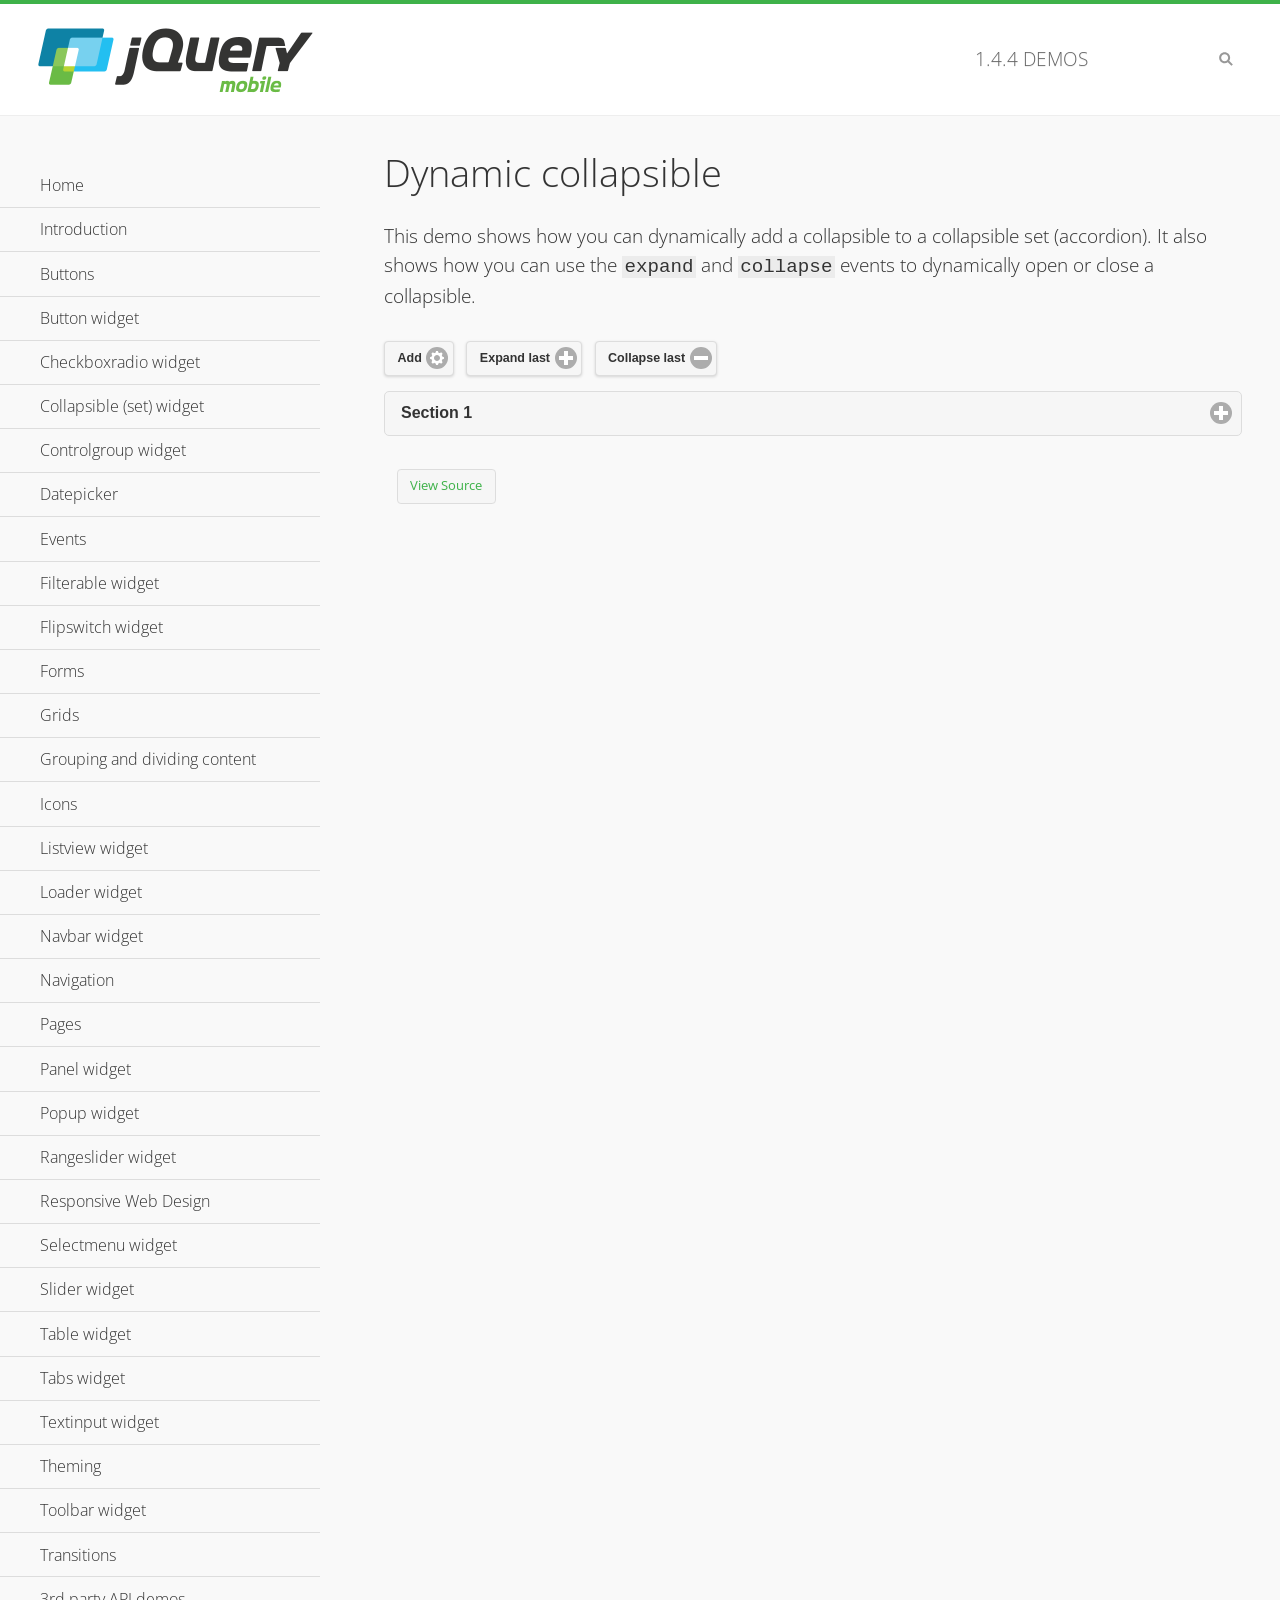
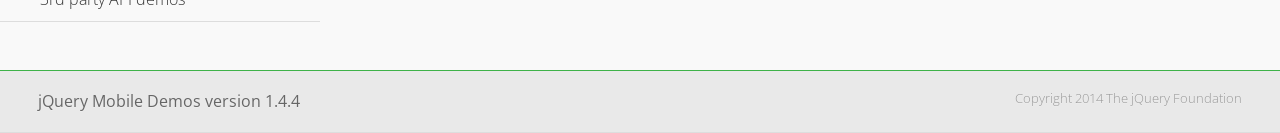
<file: meetingPhone/jquery.mobile-1.4.4/jquery.mobile-1.4.4/demos/collapsible-dynamic/index.html>
<!DOCTYPE html>
<html>
<head>
	<meta charset="utf-8">
	<meta name="viewport" content="width=device-width, initial-scale=1">
	<title>Dynamic collapsible - jQuery Mobile Demos</title>
	<link rel="shortcut icon" href="../favicon.ico">
    <link rel="stylesheet" href="http://fonts.googleapis.com/css?family=Open+Sans:300,400,700">
	<link rel="stylesheet" href="../css/themes/default/jquery.mobile-1.4.4.min.css">
	<link rel="stylesheet" href="../_assets/css/jqm-demos.css">
	<script src="../js/jquery.js"></script>
	<script src="../_assets/js/index.js"></script>
	<script src="../js/jquery.mobile-1.4.4.min.js"></script>
	<script>
		$( document ).on( "pagecreate", function() {
			var nextId = 1;

			$("#add").click(function() {
				nextId++;
				var content = "<div data-role='collapsible' id='set" + nextId + "'><h3>Section " + nextId + "</h3><p>I am the collapsible content in a set so this feels like an accordion. I am hidden by default because I have the 'collapsed' state; you need to expand the header to see me.</p></div>";

				$( "#set" ).append( content ).collapsibleset( "refresh" );
			});

			$( "#expand" ).click(function() {
				$("#set").children(":last").collapsible( "expand" );
			});

			$( "#collapse" ).click(function() {
				$( "#set" ).children( ":last" ).collapsible( "collapse" );
			});
		});
	</script>
</head>
<body>
<div data-role="page" class="jqm-demos">

	<div data-role="header" class="jqm-header">
		<h2><a href="../" title="jQuery Mobile Demos home"><img src="../_assets/img/jquery-logo.png" alt="jQuery Mobile"></a></h2>
		<p><span class="jqm-version"></span> Demos</p>
		<a href="#" class="jqm-navmenu-link ui-btn ui-btn-icon-notext ui-corner-all ui-icon-bars ui-nodisc-icon ui-alt-icon ui-btn-left">Menu</a>
		<a href="#" class="jqm-search-link ui-btn ui-btn-icon-notext ui-corner-all ui-icon-search ui-nodisc-icon ui-alt-icon ui-btn-right">Search</a>
	</div><!-- /header -->

	<div role="main" class="ui-content jqm-content">

        <h1>Dynamic collapsible</h1>

        <p>This demo shows how you can dynamically add a collapsible to a collapsible set (accordion). It also shows how you can use the <code>expand</code> and <code>collapse</code> events to dynamically open or close a collapsible.</p>

        <div data-demo-html="true" data-demo-js="true">
            <button type="button" data-icon="gear" data-iconpos="right" data-mini="true" data-inline="true" id="add">Add</button>
            <button type="button" data-icon="plus" data-iconpos="right" data-mini="true" data-inline="true" id="expand">Expand last</button>
            <button type="button" data-icon="minus" data-iconpos="right" data-mini="true" data-inline="true" id="collapse">Collapse last</button>

            <div data-role="collapsibleset" data-content-theme="a" data-iconpos="right" id="set">
                <div data-role="collapsible" id="set1" data-collapsed="true">
                    <h3>Section 1</h3>
                    <p>I'm the collapsible content.</p>
                </div>
            </div>

        </div><!--/demo-html -->

	</div><!-- /content -->
	    <div data-role="panel" class="jqm-navmenu-panel" data-position="left" data-display="overlay" data-theme="a">
	    	<ul class="jqm-list ui-alt-icon ui-nodisc-icon">
<li data-filtertext="demos homepage" data-icon="home"><a href=".././">Home</a></li>
<li data-filtertext="introduction overview getting started"><a href="../intro/" data-ajax="false">Introduction</a></li>
<li data-filtertext="buttons button markup buttonmarkup method anchor link button element"><a href="../button-markup/" data-ajax="false">Buttons</a></li>
<li data-filtertext="form button widget input button submit reset"><a href="../button/" data-ajax="false">Button widget</a></li>
<li data-role="collapsible" data-enhanced="true" data-collapsed-icon="carat-d" data-expanded-icon="carat-u" data-iconpos="right" data-inset="false" class="ui-collapsible ui-collapsible-themed-content ui-collapsible-collapsed">
	<h3 class="ui-collapsible-heading ui-collapsible-heading-collapsed">
		<a href="#" class="ui-collapsible-heading-toggle ui-btn ui-btn-icon-right ui-btn-inherit ui-icon-carat-d">
		    Checkboxradio widget<span class="ui-collapsible-heading-status"> click to expand contents</span>
		</a>
	</h3>
	<div class="ui-collapsible-content ui-body-inherit ui-collapsible-content-collapsed" aria-hidden="true">
		<ul>
			<li data-filtertext="form checkboxradio widget checkbox input checkboxes controlgroups"><a href="../checkboxradio-checkbox/" data-ajax="false">Checkboxes</a></li>
			<li data-filtertext="form checkboxradio widget radio input radio buttons controlgroups"><a href="../checkboxradio-radio/" data-ajax="false">Radio buttons</a></li>
		</ul>
	</div>
</li>
<li data-role="collapsible" data-enhanced="true" data-collapsed-icon="carat-d" data-expanded-icon="carat-u" data-iconpos="right" data-inset="false" class="ui-collapsible ui-collapsible-themed-content ui-collapsible-collapsed">
	<h3 class="ui-collapsible-heading ui-collapsible-heading-collapsed">
		<a href="#" class="ui-collapsible-heading-toggle ui-btn ui-btn-icon-right ui-btn-inherit ui-icon-carat-d">
			Collapsible (set) widget<span class="ui-collapsible-heading-status"> click to expand contents</span>
		</a>
	</h3>
	<div class="ui-collapsible-content ui-body-inherit ui-collapsible-content-collapsed" aria-hidden="true">
		<ul>
			<li data-filtertext="collapsibles content formatting"><a href="../collapsible/" data-ajax="false">Collapsible</a></li>
			<li data-filtertext="dynamic collapsible set accordion append expand"><a href="../collapsible-dynamic/" data-ajax="false">Dynamic collapsibles</a></li>
			<li data-filtertext="accordions collapsible set widget content formatting grouped collapsibles"><a href="../collapsibleset/" data-ajax="false">Collapsible set</a></li>
		</ul>
	</div>
</li>
<li data-role="collapsible" data-enhanced="true" data-collapsed-icon="carat-d" data-expanded-icon="carat-u" data-iconpos="right" data-inset="false" class="ui-collapsible ui-collapsible-themed-content ui-collapsible-collapsed">
	<h3 class="ui-collapsible-heading ui-collapsible-heading-collapsed">
		<a href="#" class="ui-collapsible-heading-toggle ui-btn ui-btn-icon-right ui-btn-inherit ui-icon-carat-d">
			Controlgroup widget<span class="ui-collapsible-heading-status"> click to expand contents</span>
		</a>
	</h3>
	<div class="ui-collapsible-content ui-body-inherit ui-collapsible-content-collapsed" aria-hidden="true">
		<ul>
			<li data-filtertext="controlgroups selectmenu checkboxradio input grouped buttons horizontal vertical"><a href="../controlgroup/" data-ajax="false">Controlgroup</a></li>
			<li data-filtertext="dynamic controlgroup dynamically add buttons"><a href="../controlgroup-dynamic/" data-ajax="false">Dynamic controlgroups</a></li>
		</ul>
	</div>
</li>
<li data-filtertext="form datepicker widget date input"><a href="../datepicker/" data-ajax="false">Datepicker</a></li>
<li data-role="collapsible" data-enhanced="true" data-collapsed-icon="carat-d" data-expanded-icon="carat-u" data-iconpos="right" data-inset="false" class="ui-collapsible ui-collapsible-themed-content ui-collapsible-collapsed">
	<h3 class="ui-collapsible-heading ui-collapsible-heading-collapsed">
		<a href="#" class="ui-collapsible-heading-toggle ui-btn ui-btn-icon-right ui-btn-inherit ui-icon-carat-d">
			Events<span class="ui-collapsible-heading-status"> click to expand contents</span>
		</a>
	</h3>
	<div class="ui-collapsible-content ui-body-inherit ui-collapsible-content-collapsed" aria-hidden="true">
		<ul>
			<li data-filtertext="swipe to delete list items listviews swipe events"><a href="../swipe-list/" data-ajax="false">Swipe list items</a></li>
			<li data-filtertext="swipe to navigate swipe page navigation swipe events"><a href="../swipe-page/" data-ajax="false">Swipe page navigation</a></li>
		</ul>
	</div>
</li>
<li data-filtertext="filterable filter elements sorting searching listview table"><a href="../filterable/" data-ajax="false">Filterable widget</a></li>
<li data-filtertext="form flipswitch widget flip toggle switch binary select checkbox input"><a href="../flipswitch/" data-ajax="false">Flipswitch widget</a></li>
<li data-role="collapsible" data-enhanced="true" data-collapsed-icon="carat-d" data-expanded-icon="carat-u" data-iconpos="right" data-inset="false" class="ui-collapsible ui-collapsible-themed-content ui-collapsible-collapsed">
	<h3 class="ui-collapsible-heading ui-collapsible-heading-collapsed">
		<a href="#" class="ui-collapsible-heading-toggle ui-btn ui-btn-icon-right ui-btn-inherit ui-icon-carat-d">
			Forms<span class="ui-collapsible-heading-status"> click to expand contents</span>
		</a>
	</h3>
	<div class="ui-collapsible-content ui-body-inherit ui-collapsible-content-collapsed" aria-hidden="true">
		<ul>
			<li data-filtertext="forms text checkbox radio range button submit reset inputs selects textarea slider flipswitch label form elements"><a href="../forms/" data-ajax="false">Forms</a></li>
			<li data-filtertext="form hide labels hidden accessible ui-hidden-accessible forms"><a href="../forms-label-hidden-accessible/" data-ajax="false">Hide labels</a></li>
			<li data-filtertext="form field containers fieldcontain ui-field-contain forms"><a href="../forms-field-contain/" data-ajax="false">Field containers</a></li>
			<li data-filtertext="forms disabled form elements"><a href="../forms-disabled/" data-ajax="false">Forms disabled</a></li>
			<li data-filtertext="forms gallery examples overview forms text checkbox radio range button submit reset inputs selects textarea slider flipswitch label form elements"><a href="../forms-gallery/" data-ajax="false">Forms gallery</a></li>
		</ul>
	</div>
</li>
<li data-role="collapsible" data-enhanced="true" data-collapsed-icon="carat-d" data-expanded-icon="carat-u" data-iconpos="right" data-inset="false" class="ui-collapsible ui-collapsible-themed-content ui-collapsible-collapsed">
	<h3 class="ui-collapsible-heading ui-collapsible-heading-collapsed">
		<a href="#" class="ui-collapsible-heading-toggle ui-btn ui-btn-icon-right ui-btn-inherit ui-icon-carat-d">
			Grids<span class="ui-collapsible-heading-status"> click to expand contents</span>
		</a>
	</h3>
	<div class="ui-collapsible-content ui-body-inherit ui-collapsible-content-collapsed" aria-hidden="true">
		<ul>
			<li data-filtertext="grids columns blocks content formatting rwd responsive css framework"><a href="../grids/" data-ajax="false">Grids</a></li>
			<li data-filtertext="buttons in grids css framework"><a href="../grids-buttons/" data-ajax="false">Buttons in grids</a></li>
			<li data-filtertext="custom responsive grids rwd css framework"><a href="../grids-custom-responsive/" data-ajax="false">Custom responsive grids</a></li>
		</ul>
	</div>
</li>
<li data-filtertext="blocks content formatting sections heading"><a href="../body-bar-classes/" data-ajax="false">Grouping and dividing content</a></li>
<li data-role="collapsible" data-enhanced="true" data-collapsed-icon="carat-d" data-expanded-icon="carat-u" data-iconpos="right" data-inset="false" class="ui-collapsible ui-collapsible-themed-content ui-collapsible-collapsed">
	<h3 class="ui-collapsible-heading ui-collapsible-heading-collapsed">
		<a href="#" class="ui-collapsible-heading-toggle ui-btn ui-btn-icon-right ui-btn-inherit ui-icon-carat-d">
			Icons<span class="ui-collapsible-heading-status"> click to expand contents</span>
		</a>
	</h3>
	<div class="ui-collapsible-content ui-body-inherit ui-collapsible-content-collapsed" aria-hidden="true">
		<ul>
			<li data-filtertext="button icons svg disc alt custom icon position"><a href="../icons/" data-ajax="false">Icons</a></li>
			<li data-filtertext=""><a href="../icons-grunticon/" data-ajax="false">Grunticon loader</a></li>
		</ul>
	</div>
</li>
<li data-role="collapsible" data-enhanced="true" data-collapsed-icon="carat-d" data-expanded-icon="carat-u" data-iconpos="right" data-inset="false" class="ui-collapsible ui-collapsible-themed-content ui-collapsible-collapsed">
	<h3 class="ui-collapsible-heading ui-collapsible-heading-collapsed">
		<a href="#" class="ui-collapsible-heading-toggle ui-btn ui-btn-icon-right ui-btn-inherit ui-icon-carat-d">
			Listview widget<span class="ui-collapsible-heading-status"> click to expand contents</span>
		</a>
	</h3>
	<div class="ui-collapsible-content ui-body-inherit ui-collapsible-content-collapsed" aria-hidden="true">
		<ul>
			<li data-filtertext="listview widget thumbnails icons nested split button collapsible ul ol"><a href="../listview/" data-ajax="false">Listview</a></li>
			<li data-filtertext="autocomplete filterable reveal listview filtertextbeforefilter placeholder"><a href="../listview-autocomplete/" data-ajax="false">Listview autocomplete</a></li>
			<li data-filtertext="autocomplete filterable reveal listview remote data filtertextbeforefilter placeholder"><a href="../listview-autocomplete-remote/" data-ajax="false">Listview autocomplete remote data</a></li>
			<li data-filtertext="autodividers anchor jump scroll linkbars listview lists ul ol"><a href="../listview-autodividers-linkbar/" data-ajax="false">Listview autodividers linkbar</a></li>
			<li data-filtertext="listview autodividers selector autodividersselector lists ul ol"><a href="../listview-autodividers-selector/" data-ajax="false">Listview autodividers selector</a></li>
			<li data-filtertext="listview nested list items"><a href="../listview-nested-lists/" data-ajax="false">Nested Listviews</a></li>
			<li data-filtertext="listview collapsible list items flat"><a href="../listview-collapsible-item-flat/" data-ajax="false">Listview collapsible list items (flat)</a></li>
			<li data-filtertext="listview collapsible list indented"><a href="../listview-collapsible-item-indented/" data-ajax="false">Listview collapsible list items (indented)</a></li>
			<li data-filtertext="grid listview responsive grids responsive listviews lists ul"><a href="../listview-grid/" data-ajax="false">Listview responsive grid</a></li>
		</ul>
	</div>
</li>
<li data-filtertext="loader widget page loading navigation overlay spinner"><a href="../loader/" data-ajax="false">Loader widget</a></li>
<li data-filtertext="navbar widget navmenu toolbars header footer"><a href="../navbar/" data-ajax="false">Navbar widget</a></li>
<li data-role="collapsible" data-enhanced="true" data-collapsed-icon="carat-d" data-expanded-icon="carat-u" data-iconpos="right" data-inset="false" class="ui-collapsible ui-collapsible-themed-content ui-collapsible-collapsed">
	<h3 class="ui-collapsible-heading ui-collapsible-heading-collapsed">
		<a href="#" class="ui-collapsible-heading-toggle ui-btn ui-btn-icon-right ui-btn-inherit ui-icon-carat-d">
			Navigation<span class="ui-collapsible-heading-status"> click to expand contents</span>
		</a>
	</h3>
	<div class="ui-collapsible-content ui-body-inherit ui-collapsible-content-collapsed" aria-hidden="true">
		<ul>
			<li data-filtertext="ajax navigation navigate widget history event method"><a href="../navigation/" data-ajax="false">Navigation</a></li>
			<li data-filtertext="linking pages page links navigation ajax prefetch cache"><a href="../navigation-linking-pages/" data-ajax="false">Linking pages</a></li>
			<!-- <li data-filtertext="php redirect server redirection server-side navigation"><a href="../navigation-php-redirect/" data-ajax="false">PHP redirect demo</a></li>-->
			<li data-filtertext="navigation redirection hash query"><a href="../navigation-hash-processing/" data-ajax="false">Hash processing demo</a></li>
			<li data-filtertext="navigation redirection hash query"><a href="../page-events/" data-ajax="false">Page Navigation Events</a></li>
		</ul>
	</div>
</li>
<li data-role="collapsible" data-enhanced="true" data-collapsed-icon="carat-d" data-expanded-icon="carat-u" data-iconpos="right" data-inset="false" class="ui-collapsible ui-collapsible-themed-content ui-collapsible-collapsed">
	<h3 class="ui-collapsible-heading ui-collapsible-heading-collapsed">
		<a href="#" class="ui-collapsible-heading-toggle ui-btn ui-btn-icon-right ui-btn-inherit ui-icon-carat-d">
			Pages<span class="ui-collapsible-heading-status"> click to expand contents</span>
		</a>
	</h3>
	<div class="ui-collapsible-content ui-body-inherit ui-collapsible-content-collapsed" aria-hidden="true">
		<ul>
			<li data-filtertext="pages page widget ajax navigation"><a href="../pages/" data-ajax="false">Pages</a></li>
			<li data-filtertext="single page"><a href="../pages-single-page/" data-ajax="false">Single page</a></li>
			<li data-filtertext="multipage multi-page page"><a href="../pages-multi-page/" data-ajax="false">Multi-page template</a></li>
			<li data-filtertext="dialog page widget modal popup"><a href="../pages-dialog/" data-ajax="false">Dialog page</a></li>
		</ul>
	</div>
</li>
<li data-role="collapsible" data-enhanced="true" data-collapsed-icon="carat-d" data-expanded-icon="carat-u" data-iconpos="right" data-inset="false" class="ui-collapsible ui-collapsible-themed-content ui-collapsible-collapsed">
	<h3 class="ui-collapsible-heading ui-collapsible-heading-collapsed">
		<a href="#" class="ui-collapsible-heading-toggle ui-btn ui-btn-icon-right ui-btn-inherit ui-icon-carat-d">
			Panel widget<span class="ui-collapsible-heading-status"> click to expand contents</span>
		</a>
	</h3>
	<div class="ui-collapsible-content ui-body-inherit ui-collapsible-content-collapsed" aria-hidden="true">
		<ul>
			<li data-filtertext="panel widget sliding panels reveal push overlay responsive"><a href="../panel/" data-ajax="false">Panel</a></li>
			<li data-filtertext=""><a href="../panel-external/" data-ajax="false">External panels</a></li>
			<li data-filtertext="panel "><a href="../panel-fixed/" data-ajax="false">Fixed panels</a></li>
			<li data-filtertext="panel slide panels sliding panels shadow rwd responsive breakpoint"><a href="../panel-responsive/" data-ajax="false">Panels responsive</a></li>
			<li data-filtertext="panel custom style custom panel width reveal shadow listview panel styling page background wrapper"><a href="../panel-styling/" data-ajax="false">Custom panel style</a></li>
			<li data-filtertext="panel open on swipe"><a href="../panel-swipe-open/" data-ajax="false">Panel open on swipe</a></li>
			<li data-filtertext="panels outside page internal external toolbars"><a href="../panel-external-internal/" data-ajax="false">Panel external and internal</a></li>
		</ul>
	</div>
</li>
<li data-role="collapsible" data-enhanced="true" data-collapsed-icon="carat-d" data-expanded-icon="carat-u" data-iconpos="right" data-inset="false" class="ui-collapsible ui-collapsible-themed-content ui-collapsible-collapsed">
	<h3 class="ui-collapsible-heading ui-collapsible-heading-collapsed">
		<a href="#" class="ui-collapsible-heading-toggle ui-btn ui-btn-icon-right ui-btn-inherit ui-icon-carat-d">
			Popup widget<span class="ui-collapsible-heading-status"> click to expand contents</span>
		</a>
	</h3>
	<div class="ui-collapsible-content ui-body-inherit ui-collapsible-content-collapsed" aria-hidden="true">
		<ul>
			<li data-filtertext="popup widget popups dialog modal transition tooltip lightbox form overlay screen flip pop fade transition"><a href="../popup/" data-ajax="false">Popup</a></li>
			<li data-filtertext="popup alignment position"><a href="../popup-alignment/" data-ajax="false">Popup alignment</a></li>
			<li data-filtertext="popup arrow size popups popover"><a href="../popup-arrow-size/" data-ajax="false">Popup arrow size</a></li>
			<li data-filtertext="dynamic popups popup images lightbox"><a href="../popup-dynamic/" data-ajax="false">Dynamic popups</a></li>
			<li data-filtertext="popups with iframes scaling"><a href="../popup-iframe/" data-ajax="false">Popups with iframes</a></li>
			<li data-filtertext="popup image scaling"><a href="../popup-image-scaling/" data-ajax="false">Popup image scaling</a></li>
			<li data-filtertext="external popup outside multi-page"><a href="../popup-outside-multipage/" data-ajax="false">Popup outside multi-page</a></li>
		</ul>
	</div>
</li>
<li data-filtertext="form rangeslider widget dual sliders dual handle sliders range input"><a href="../rangeslider/" data-ajax="false">Rangeslider widget</a></li>
<li data-filtertext="responsive web design rwd adaptive progressive enhancement PE accessible mobile breakpoints media query media queries"><a href="../rwd/" data-ajax="false">Responsive Web Design</a></li>
<li data-role="collapsible" data-enhanced="true" data-collapsed-icon="carat-d" data-expanded-icon="carat-u" data-iconpos="right" data-inset="false" class="ui-collapsible ui-collapsible-themed-content ui-collapsible-collapsed">
	<h3 class="ui-collapsible-heading ui-collapsible-heading-collapsed">
		<a href="#" class="ui-collapsible-heading-toggle ui-btn ui-btn-icon-right ui-btn-inherit ui-icon-carat-d">
			Selectmenu widget<span class="ui-collapsible-heading-status"> click to expand contents</span>
		</a>
	</h3>
	<div class="ui-collapsible-content ui-body-inherit ui-collapsible-content-collapsed" aria-hidden="true">
		<ul>
			<li data-filtertext="form selectmenu widget select input custom select menu selects"><a href="../selectmenu/" data-ajax="false">Selectmenu</a></li>
			<li data-filtertext="form custom select menu selectmenu widget custom menu option optgroup multiple selects"><a href="../selectmenu-custom/" data-ajax="false">Custom select menu</a></li>
			<li data-filtertext="filterable select filter popup dialog"><a href="../selectmenu-custom-filter/" data-ajax="false">Custom select menu with filter</a></li>
		</ul>
	</div>
</li>
<li data-role="collapsible" data-enhanced="true" data-collapsed-icon="carat-d" data-expanded-icon="carat-u" data-iconpos="right" data-inset="false" class="ui-collapsible ui-collapsible-themed-content ui-collapsible-collapsed">
	<h3 class="ui-collapsible-heading ui-collapsible-heading-collapsed">
		<a href="#" class="ui-collapsible-heading-toggle ui-btn ui-btn-icon-right ui-btn-inherit ui-icon-carat-d">
			Slider widget<span class="ui-collapsible-heading-status"> click to expand contents</span>
		</a>
	</h3>
	<div class="ui-collapsible-content ui-body-inherit ui-collapsible-content-collapsed" aria-hidden="true">
		<ul>
			<li data-filtertext="form slider widget range input single sliders"><a href="../slider/" data-ajax="false">Slider</a></li>
			<li data-filtertext="form slider widget flipswitch slider binary select flip toggle switch"><a href="../slider-flipswitch/" data-ajax="false">Slider flip toggle switch</a></li>
			<li data-filtertext="form slider tooltip handle value input range sliders"><a href="../slider-tooltip/" data-ajax="false">Slider tooltip</a></li>
		</ul>
	</div>
</li>
<li data-role="collapsible" data-enhanced="true" data-collapsed-icon="carat-d" data-expanded-icon="carat-u" data-iconpos="right" data-inset="false" class="ui-collapsible ui-collapsible-themed-content ui-collapsible-collapsed">
	<h3 class="ui-collapsible-heading ui-collapsible-heading-collapsed">
		<a href="#" class="ui-collapsible-heading-toggle ui-btn ui-btn-icon-right ui-btn-inherit ui-icon-carat-d">
			Table widget<span class="ui-collapsible-heading-status"> click to expand contents</span>
		</a>
	</h3>
	<div class="ui-collapsible-content ui-body-inherit ui-collapsible-content-collapsed" aria-hidden="true">
		<ul>
			<li data-filtertext="table widget reflow column toggle th td responsive tables rwd hide show tabular"><a href="../table-column-toggle/" data-ajax="false">Table Column Toggle</a></li>
			<li data-filtertext="table column toggle phone comparison demo"><a href="../table-column-toggle-example/" data-ajax="false">Table Column Toggle demo</a></li>
			<li data-filtertext="responsive tables table column toggle heading groups rwd breakpoint"><a href="../table-column-toggle-heading-groups/" data-ajax="false">Table Column Toggle heading groups</a></li>
			<li data-filtertext="responsive tables table column toggle hide rwd breakpoint customization options"><a href="../table-column-toggle-options/" data-ajax="false">Table Column Toggle options</a></li>
			<li data-filtertext="table reflow th td responsive rwd columns tabular"><a href="../table-reflow/" data-ajax="false">Table Reflow</a></li>
			<li data-filtertext="responsive tables table reflow heading groups rwd breakpoint"><a href="../table-reflow-heading-groups/" data-ajax="false">Table Reflow heading groups</a></li>
			<li data-filtertext="responsive tables table reflow stripes strokes table style"><a href="../table-reflow-stripes-strokes/" data-ajax="false">Table Reflow stripes and strokes</a></li>
			<li data-filtertext="responsive tables table reflow stack custom styles"><a href="../table-reflow-styling/" data-ajax="false">Table Reflow custom styles</a></li>
		</ul>
	</div>
</li>
<li data-filtertext="ui tabs widget"><a href="../tabs/" data-ajax="false">Tabs widget</a></li>
<li data-filtertext="form textinput widget text input textarea number date time tel email file color password"><a href="../textinput/" data-ajax="false">Textinput widget</a></li>
<li data-role="collapsible" data-enhanced="true" data-collapsed-icon="carat-d" data-expanded-icon="carat-u" data-iconpos="right" data-inset="false" class="ui-collapsible ui-collapsible-themed-content ui-collapsible-collapsed">
	<h3 class="ui-collapsible-heading ui-collapsible-heading-collapsed">
		<a href="#" class="ui-collapsible-heading-toggle ui-btn ui-btn-icon-right ui-btn-inherit ui-icon-carat-d">
			Theming<span class="ui-collapsible-heading-status"> click to expand contents</span>
		</a>
	</h3>
	<div class="ui-collapsible-content ui-body-inherit ui-collapsible-content-collapsed" aria-hidden="true">
		<ul>
			<li data-filtertext="default theme swatches theming style css"><a href="../theme-default/" data-ajax="false">Default theme</a></li>
			<li data-filtertext="classic theme old theme swatches theming style css"><a href="../theme-classic/" data-ajax="false">Classic theme</a></li>
		</ul>
	</div>
</li>
<li data-role="collapsible" data-enhanced="true" data-collapsed-icon="carat-d" data-expanded-icon="carat-u" data-iconpos="right" data-inset="false" class="ui-collapsible ui-collapsible-themed-content ui-collapsible-collapsed">
	<h3 class="ui-collapsible-heading ui-collapsible-heading-collapsed">
		<a href="#" class="ui-collapsible-heading-toggle ui-btn ui-btn-icon-right ui-btn-inherit ui-icon-carat-d">
			Toolbar widget<span class="ui-collapsible-heading-status"> click to expand contents</span>
		</a>
	</h3>
	<div class="ui-collapsible-content ui-body-inherit ui-collapsible-content-collapsed" aria-hidden="true">
		<ul>
			<li data-filtertext="toolbar widget header footer toolbars fixed fullscreen external sections"><a href="../toolbar/" data-ajax="false">Toolbar</a></li>
			<li data-filtertext="dynamic toolbars dynamically add toolbar header footer"><a href="../toolbar-dynamic/" data-ajax="false">Dynamic toolbars</a></li>
			<li data-filtertext="external toolbars header footer"><a href="../toolbar-external/" data-ajax="false">External toolbars</a></li>
			<li data-filtertext="fixed toolbars header footer"><a href="../toolbar-fixed/" data-ajax="false">Fixed toolbars</a></li>
			<li data-filtertext="fixed fullscreen toolbars header footer"><a href="../toolbar-fixed-fullscreen/" data-ajax="false">Fullscreen toolbars</a></li>
			<li data-filtertext="external fixed toolbars header footer"><a href="../toolbar-fixed-external/" data-ajax="false">Fixed external toolbars</a></li>
			<li data-filtertext="external persistent toolbars header footer navbar navmenu"><a href="../toolbar-fixed-persistent/" data-ajax="false">Persistent toolbars</a></li>
			<li data-filtertext="external ajax optimized toolbars persistent toolbars header footer navbar"><a href="../toolbar-fixed-persistent-optimized/" data-ajax="false">Ajax optimized toolbars</a></li>
			<li data-filtertext="form in toolbars header footer"><a href="../toolbar-fixed-forms/" data-ajax="false">Form in toolbar</a></li>
		</ul>
	</div>
</li>
<li data-filtertext="page transitions animated pages popup navigation flip slide fade pop"><a href="../transitions/" data-ajax="false">Transitions</a></li>
<li data-role="collapsible" data-enhanced="true" data-collapsed-icon="carat-d" data-expanded-icon="carat-u" data-iconpos="right" data-inset="false" class="ui-collapsible ui-collapsible-themed-content ui-collapsible-collapsed">
	<h3 class="ui-collapsible-heading ui-collapsible-heading-collapsed">
		<a href="#" class="ui-collapsible-heading-toggle ui-btn ui-btn-icon-right ui-btn-inherit ui-icon-carat-d">
			3rd party API demos<span class="ui-collapsible-heading-status"> click to expand contents</span>
		</a>
	</h3>
	<div class="ui-collapsible-content ui-body-inherit ui-collapsible-content-collapsed" aria-hidden="true">
		<ul>
			<li data-filtertext="backbone requirejs navigation router"><a href="../backbone-requirejs/" data-ajax="false">Backbone RequireJS</a></li>
			<li data-filtertext="google maps geolocation demo"><a href="../map-geolocation/" data-ajax="false">Google Maps geolocation</a></li>
			<li data-filtertext="google maps hybrid"><a href="../map-list-toggle/" data-ajax="false">Google Maps list toggle</a></li>
		</ul>
	</div>
</li>



		     </ul>
		</div><!-- /panel -->


	<div data-role="footer" data-position="fixed" data-tap-toggle="false" class="jqm-footer">
		<p>jQuery Mobile Demos version <span class="jqm-version"></span></p>
		<p>Copyright 2014 The jQuery Foundation</p>
	</div><!-- /footer -->
	<!-- TODO: This should become an external panel so we can add input to markup (unique ID) -->
    <div data-role="panel" class="jqm-search-panel" data-position="right" data-display="overlay" data-theme="a">
		<div class="jqm-search">
			<ul class="jqm-list" data-filter-placeholder="Search demos..." data-filter-reveal="true">
<li data-filtertext="demos homepage" data-icon="home"><a href=".././">Home</a></li>
<li data-filtertext="introduction overview getting started"><a href="../intro/" data-ajax="false">Introduction</a></li>
<li data-filtertext="buttons button markup buttonmarkup method anchor link button element"><a href="../button-markup/" data-ajax="false">Buttons</a></li>
<li data-filtertext="form button widget input button submit reset"><a href="../button/" data-ajax="false">Button widget</a></li>
<li data-role="collapsible" data-enhanced="true" data-collapsed-icon="carat-d" data-expanded-icon="carat-u" data-iconpos="right" data-inset="false" class="ui-collapsible ui-collapsible-themed-content ui-collapsible-collapsed">
	<h3 class="ui-collapsible-heading ui-collapsible-heading-collapsed">
		<a href="#" class="ui-collapsible-heading-toggle ui-btn ui-btn-icon-right ui-btn-inherit ui-icon-carat-d">
		    Checkboxradio widget<span class="ui-collapsible-heading-status"> click to expand contents</span>
		</a>
	</h3>
	<div class="ui-collapsible-content ui-body-inherit ui-collapsible-content-collapsed" aria-hidden="true">
		<ul>
			<li data-filtertext="form checkboxradio widget checkbox input checkboxes controlgroups"><a href="../checkboxradio-checkbox/" data-ajax="false">Checkboxes</a></li>
			<li data-filtertext="form checkboxradio widget radio input radio buttons controlgroups"><a href="../checkboxradio-radio/" data-ajax="false">Radio buttons</a></li>
		</ul>
	</div>
</li>
<li data-role="collapsible" data-enhanced="true" data-collapsed-icon="carat-d" data-expanded-icon="carat-u" data-iconpos="right" data-inset="false" class="ui-collapsible ui-collapsible-themed-content ui-collapsible-collapsed">
	<h3 class="ui-collapsible-heading ui-collapsible-heading-collapsed">
		<a href="#" class="ui-collapsible-heading-toggle ui-btn ui-btn-icon-right ui-btn-inherit ui-icon-carat-d">
			Collapsible (set) widget<span class="ui-collapsible-heading-status"> click to expand contents</span>
		</a>
	</h3>
	<div class="ui-collapsible-content ui-body-inherit ui-collapsible-content-collapsed" aria-hidden="true">
		<ul>
			<li data-filtertext="collapsibles content formatting"><a href="../collapsible/" data-ajax="false">Collapsible</a></li>
			<li data-filtertext="dynamic collapsible set accordion append expand"><a href="../collapsible-dynamic/" data-ajax="false">Dynamic collapsibles</a></li>
			<li data-filtertext="accordions collapsible set widget content formatting grouped collapsibles"><a href="../collapsibleset/" data-ajax="false">Collapsible set</a></li>
		</ul>
	</div>
</li>
<li data-role="collapsible" data-enhanced="true" data-collapsed-icon="carat-d" data-expanded-icon="carat-u" data-iconpos="right" data-inset="false" class="ui-collapsible ui-collapsible-themed-content ui-collapsible-collapsed">
	<h3 class="ui-collapsible-heading ui-collapsible-heading-collapsed">
		<a href="#" class="ui-collapsible-heading-toggle ui-btn ui-btn-icon-right ui-btn-inherit ui-icon-carat-d">
			Controlgroup widget<span class="ui-collapsible-heading-status"> click to expand contents</span>
		</a>
	</h3>
	<div class="ui-collapsible-content ui-body-inherit ui-collapsible-content-collapsed" aria-hidden="true">
		<ul>
			<li data-filtertext="controlgroups selectmenu checkboxradio input grouped buttons horizontal vertical"><a href="../controlgroup/" data-ajax="false">Controlgroup</a></li>
			<li data-filtertext="dynamic controlgroup dynamically add buttons"><a href="../controlgroup-dynamic/" data-ajax="false">Dynamic controlgroups</a></li>
		</ul>
	</div>
</li>
<li data-filtertext="form datepicker widget date input"><a href="../datepicker/" data-ajax="false">Datepicker</a></li>
<li data-role="collapsible" data-enhanced="true" data-collapsed-icon="carat-d" data-expanded-icon="carat-u" data-iconpos="right" data-inset="false" class="ui-collapsible ui-collapsible-themed-content ui-collapsible-collapsed">
	<h3 class="ui-collapsible-heading ui-collapsible-heading-collapsed">
		<a href="#" class="ui-collapsible-heading-toggle ui-btn ui-btn-icon-right ui-btn-inherit ui-icon-carat-d">
			Events<span class="ui-collapsible-heading-status"> click to expand contents</span>
		</a>
	</h3>
	<div class="ui-collapsible-content ui-body-inherit ui-collapsible-content-collapsed" aria-hidden="true">
		<ul>
			<li data-filtertext="swipe to delete list items listviews swipe events"><a href="../swipe-list/" data-ajax="false">Swipe list items</a></li>
			<li data-filtertext="swipe to navigate swipe page navigation swipe events"><a href="../swipe-page/" data-ajax="false">Swipe page navigation</a></li>
		</ul>
	</div>
</li>
<li data-filtertext="filterable filter elements sorting searching listview table"><a href="../filterable/" data-ajax="false">Filterable widget</a></li>
<li data-filtertext="form flipswitch widget flip toggle switch binary select checkbox input"><a href="../flipswitch/" data-ajax="false">Flipswitch widget</a></li>
<li data-role="collapsible" data-enhanced="true" data-collapsed-icon="carat-d" data-expanded-icon="carat-u" data-iconpos="right" data-inset="false" class="ui-collapsible ui-collapsible-themed-content ui-collapsible-collapsed">
	<h3 class="ui-collapsible-heading ui-collapsible-heading-collapsed">
		<a href="#" class="ui-collapsible-heading-toggle ui-btn ui-btn-icon-right ui-btn-inherit ui-icon-carat-d">
			Forms<span class="ui-collapsible-heading-status"> click to expand contents</span>
		</a>
	</h3>
	<div class="ui-collapsible-content ui-body-inherit ui-collapsible-content-collapsed" aria-hidden="true">
		<ul>
			<li data-filtertext="forms text checkbox radio range button submit reset inputs selects textarea slider flipswitch label form elements"><a href="../forms/" data-ajax="false">Forms</a></li>
			<li data-filtertext="form hide labels hidden accessible ui-hidden-accessible forms"><a href="../forms-label-hidden-accessible/" data-ajax="false">Hide labels</a></li>
			<li data-filtertext="form field containers fieldcontain ui-field-contain forms"><a href="../forms-field-contain/" data-ajax="false">Field containers</a></li>
			<li data-filtertext="forms disabled form elements"><a href="../forms-disabled/" data-ajax="false">Forms disabled</a></li>
			<li data-filtertext="forms gallery examples overview forms text checkbox radio range button submit reset inputs selects textarea slider flipswitch label form elements"><a href="../forms-gallery/" data-ajax="false">Forms gallery</a></li>
		</ul>
	</div>
</li>
<li data-role="collapsible" data-enhanced="true" data-collapsed-icon="carat-d" data-expanded-icon="carat-u" data-iconpos="right" data-inset="false" class="ui-collapsible ui-collapsible-themed-content ui-collapsible-collapsed">
	<h3 class="ui-collapsible-heading ui-collapsible-heading-collapsed">
		<a href="#" class="ui-collapsible-heading-toggle ui-btn ui-btn-icon-right ui-btn-inherit ui-icon-carat-d">
			Grids<span class="ui-collapsible-heading-status"> click to expand contents</span>
		</a>
	</h3>
	<div class="ui-collapsible-content ui-body-inherit ui-collapsible-content-collapsed" aria-hidden="true">
		<ul>
			<li data-filtertext="grids columns blocks content formatting rwd responsive css framework"><a href="../grids/" data-ajax="false">Grids</a></li>
			<li data-filtertext="buttons in grids css framework"><a href="../grids-buttons/" data-ajax="false">Buttons in grids</a></li>
			<li data-filtertext="custom responsive grids rwd css framework"><a href="../grids-custom-responsive/" data-ajax="false">Custom responsive grids</a></li>
		</ul>
	</div>
</li>
<li data-filtertext="blocks content formatting sections heading"><a href="../body-bar-classes/" data-ajax="false">Grouping and dividing content</a></li>
<li data-role="collapsible" data-enhanced="true" data-collapsed-icon="carat-d" data-expanded-icon="carat-u" data-iconpos="right" data-inset="false" class="ui-collapsible ui-collapsible-themed-content ui-collapsible-collapsed">
	<h3 class="ui-collapsible-heading ui-collapsible-heading-collapsed">
		<a href="#" class="ui-collapsible-heading-toggle ui-btn ui-btn-icon-right ui-btn-inherit ui-icon-carat-d">
			Icons<span class="ui-collapsible-heading-status"> click to expand contents</span>
		</a>
	</h3>
	<div class="ui-collapsible-content ui-body-inherit ui-collapsible-content-collapsed" aria-hidden="true">
		<ul>
			<li data-filtertext="button icons svg disc alt custom icon position"><a href="../icons/" data-ajax="false">Icons</a></li>
			<li data-filtertext=""><a href="../icons-grunticon/" data-ajax="false">Grunticon loader</a></li>
		</ul>
	</div>
</li>
<li data-role="collapsible" data-enhanced="true" data-collapsed-icon="carat-d" data-expanded-icon="carat-u" data-iconpos="right" data-inset="false" class="ui-collapsible ui-collapsible-themed-content ui-collapsible-collapsed">
	<h3 class="ui-collapsible-heading ui-collapsible-heading-collapsed">
		<a href="#" class="ui-collapsible-heading-toggle ui-btn ui-btn-icon-right ui-btn-inherit ui-icon-carat-d">
			Listview widget<span class="ui-collapsible-heading-status"> click to expand contents</span>
		</a>
	</h3>
	<div class="ui-collapsible-content ui-body-inherit ui-collapsible-content-collapsed" aria-hidden="true">
		<ul>
			<li data-filtertext="listview widget thumbnails icons nested split button collapsible ul ol"><a href="../listview/" data-ajax="false">Listview</a></li>
			<li data-filtertext="autocomplete filterable reveal listview filtertextbeforefilter placeholder"><a href="../listview-autocomplete/" data-ajax="false">Listview autocomplete</a></li>
			<li data-filtertext="autocomplete filterable reveal listview remote data filtertextbeforefilter placeholder"><a href="../listview-autocomplete-remote/" data-ajax="false">Listview autocomplete remote data</a></li>
			<li data-filtertext="autodividers anchor jump scroll linkbars listview lists ul ol"><a href="../listview-autodividers-linkbar/" data-ajax="false">Listview autodividers linkbar</a></li>
			<li data-filtertext="listview autodividers selector autodividersselector lists ul ol"><a href="../listview-autodividers-selector/" data-ajax="false">Listview autodividers selector</a></li>
			<li data-filtertext="listview nested list items"><a href="../listview-nested-lists/" data-ajax="false">Nested Listviews</a></li>
			<li data-filtertext="listview collapsible list items flat"><a href="../listview-collapsible-item-flat/" data-ajax="false">Listview collapsible list items (flat)</a></li>
			<li data-filtertext="listview collapsible list indented"><a href="../listview-collapsible-item-indented/" data-ajax="false">Listview collapsible list items (indented)</a></li>
			<li data-filtertext="grid listview responsive grids responsive listviews lists ul"><a href="../listview-grid/" data-ajax="false">Listview responsive grid</a></li>
		</ul>
	</div>
</li>
<li data-filtertext="loader widget page loading navigation overlay spinner"><a href="../loader/" data-ajax="false">Loader widget</a></li>
<li data-filtertext="navbar widget navmenu toolbars header footer"><a href="../navbar/" data-ajax="false">Navbar widget</a></li>
<li data-role="collapsible" data-enhanced="true" data-collapsed-icon="carat-d" data-expanded-icon="carat-u" data-iconpos="right" data-inset="false" class="ui-collapsible ui-collapsible-themed-content ui-collapsible-collapsed">
	<h3 class="ui-collapsible-heading ui-collapsible-heading-collapsed">
		<a href="#" class="ui-collapsible-heading-toggle ui-btn ui-btn-icon-right ui-btn-inherit ui-icon-carat-d">
			Navigation<span class="ui-collapsible-heading-status"> click to expand contents</span>
		</a>
	</h3>
	<div class="ui-collapsible-content ui-body-inherit ui-collapsible-content-collapsed" aria-hidden="true">
		<ul>
			<li data-filtertext="ajax navigation navigate widget history event method"><a href="../navigation/" data-ajax="false">Navigation</a></li>
			<li data-filtertext="linking pages page links navigation ajax prefetch cache"><a href="../navigation-linking-pages/" data-ajax="false">Linking pages</a></li>
			<!-- <li data-filtertext="php redirect server redirection server-side navigation"><a href="../navigation-php-redirect/" data-ajax="false">PHP redirect demo</a></li>-->
			<li data-filtertext="navigation redirection hash query"><a href="../navigation-hash-processing/" data-ajax="false">Hash processing demo</a></li>
			<li data-filtertext="navigation redirection hash query"><a href="../page-events/" data-ajax="false">Page Navigation Events</a></li>
		</ul>
	</div>
</li>
<li data-role="collapsible" data-enhanced="true" data-collapsed-icon="carat-d" data-expanded-icon="carat-u" data-iconpos="right" data-inset="false" class="ui-collapsible ui-collapsible-themed-content ui-collapsible-collapsed">
	<h3 class="ui-collapsible-heading ui-collapsible-heading-collapsed">
		<a href="#" class="ui-collapsible-heading-toggle ui-btn ui-btn-icon-right ui-btn-inherit ui-icon-carat-d">
			Pages<span class="ui-collapsible-heading-status"> click to expand contents</span>
		</a>
	</h3>
	<div class="ui-collapsible-content ui-body-inherit ui-collapsible-content-collapsed" aria-hidden="true">
		<ul>
			<li data-filtertext="pages page widget ajax navigation"><a href="../pages/" data-ajax="false">Pages</a></li>
			<li data-filtertext="single page"><a href="../pages-single-page/" data-ajax="false">Single page</a></li>
			<li data-filtertext="multipage multi-page page"><a href="../pages-multi-page/" data-ajax="false">Multi-page template</a></li>
			<li data-filtertext="dialog page widget modal popup"><a href="../pages-dialog/" data-ajax="false">Dialog page</a></li>
		</ul>
	</div>
</li>
<li data-role="collapsible" data-enhanced="true" data-collapsed-icon="carat-d" data-expanded-icon="carat-u" data-iconpos="right" data-inset="false" class="ui-collapsible ui-collapsible-themed-content ui-collapsible-collapsed">
	<h3 class="ui-collapsible-heading ui-collapsible-heading-collapsed">
		<a href="#" class="ui-collapsible-heading-toggle ui-btn ui-btn-icon-right ui-btn-inherit ui-icon-carat-d">
			Panel widget<span class="ui-collapsible-heading-status"> click to expand contents</span>
		</a>
	</h3>
	<div class="ui-collapsible-content ui-body-inherit ui-collapsible-content-collapsed" aria-hidden="true">
		<ul>
			<li data-filtertext="panel widget sliding panels reveal push overlay responsive"><a href="../panel/" data-ajax="false">Panel</a></li>
			<li data-filtertext=""><a href="../panel-external/" data-ajax="false">External panels</a></li>
			<li data-filtertext="panel "><a href="../panel-fixed/" data-ajax="false">Fixed panels</a></li>
			<li data-filtertext="panel slide panels sliding panels shadow rwd responsive breakpoint"><a href="../panel-responsive/" data-ajax="false">Panels responsive</a></li>
			<li data-filtertext="panel custom style custom panel width reveal shadow listview panel styling page background wrapper"><a href="../panel-styling/" data-ajax="false">Custom panel style</a></li>
			<li data-filtertext="panel open on swipe"><a href="../panel-swipe-open/" data-ajax="false">Panel open on swipe</a></li>
			<li data-filtertext="panels outside page internal external toolbars"><a href="../panel-external-internal/" data-ajax="false">Panel external and internal</a></li>
		</ul>
	</div>
</li>
<li data-role="collapsible" data-enhanced="true" data-collapsed-icon="carat-d" data-expanded-icon="carat-u" data-iconpos="right" data-inset="false" class="ui-collapsible ui-collapsible-themed-content ui-collapsible-collapsed">
	<h3 class="ui-collapsible-heading ui-collapsible-heading-collapsed">
		<a href="#" class="ui-collapsible-heading-toggle ui-btn ui-btn-icon-right ui-btn-inherit ui-icon-carat-d">
			Popup widget<span class="ui-collapsible-heading-status"> click to expand contents</span>
		</a>
	</h3>
	<div class="ui-collapsible-content ui-body-inherit ui-collapsible-content-collapsed" aria-hidden="true">
		<ul>
			<li data-filtertext="popup widget popups dialog modal transition tooltip lightbox form overlay screen flip pop fade transition"><a href="../popup/" data-ajax="false">Popup</a></li>
			<li data-filtertext="popup alignment position"><a href="../popup-alignment/" data-ajax="false">Popup alignment</a></li>
			<li data-filtertext="popup arrow size popups popover"><a href="../popup-arrow-size/" data-ajax="false">Popup arrow size</a></li>
			<li data-filtertext="dynamic popups popup images lightbox"><a href="../popup-dynamic/" data-ajax="false">Dynamic popups</a></li>
			<li data-filtertext="popups with iframes scaling"><a href="../popup-iframe/" data-ajax="false">Popups with iframes</a></li>
			<li data-filtertext="popup image scaling"><a href="../popup-image-scaling/" data-ajax="false">Popup image scaling</a></li>
			<li data-filtertext="external popup outside multi-page"><a href="../popup-outside-multipage/" data-ajax="false">Popup outside multi-page</a></li>
		</ul>
	</div>
</li>
<li data-filtertext="form rangeslider widget dual sliders dual handle sliders range input"><a href="../rangeslider/" data-ajax="false">Rangeslider widget</a></li>
<li data-filtertext="responsive web design rwd adaptive progressive enhancement PE accessible mobile breakpoints media query media queries"><a href="../rwd/" data-ajax="false">Responsive Web Design</a></li>
<li data-role="collapsible" data-enhanced="true" data-collapsed-icon="carat-d" data-expanded-icon="carat-u" data-iconpos="right" data-inset="false" class="ui-collapsible ui-collapsible-themed-content ui-collapsible-collapsed">
	<h3 class="ui-collapsible-heading ui-collapsible-heading-collapsed">
		<a href="#" class="ui-collapsible-heading-toggle ui-btn ui-btn-icon-right ui-btn-inherit ui-icon-carat-d">
			Selectmenu widget<span class="ui-collapsible-heading-status"> click to expand contents</span>
		</a>
	</h3>
	<div class="ui-collapsible-content ui-body-inherit ui-collapsible-content-collapsed" aria-hidden="true">
		<ul>
			<li data-filtertext="form selectmenu widget select input custom select menu selects"><a href="../selectmenu/" data-ajax="false">Selectmenu</a></li>
			<li data-filtertext="form custom select menu selectmenu widget custom menu option optgroup multiple selects"><a href="../selectmenu-custom/" data-ajax="false">Custom select menu</a></li>
			<li data-filtertext="filterable select filter popup dialog"><a href="../selectmenu-custom-filter/" data-ajax="false">Custom select menu with filter</a></li>
		</ul>
	</div>
</li>
<li data-role="collapsible" data-enhanced="true" data-collapsed-icon="carat-d" data-expanded-icon="carat-u" data-iconpos="right" data-inset="false" class="ui-collapsible ui-collapsible-themed-content ui-collapsible-collapsed">
	<h3 class="ui-collapsible-heading ui-collapsible-heading-collapsed">
		<a href="#" class="ui-collapsible-heading-toggle ui-btn ui-btn-icon-right ui-btn-inherit ui-icon-carat-d">
			Slider widget<span class="ui-collapsible-heading-status"> click to expand contents</span>
		</a>
	</h3>
	<div class="ui-collapsible-content ui-body-inherit ui-collapsible-content-collapsed" aria-hidden="true">
		<ul>
			<li data-filtertext="form slider widget range input single sliders"><a href="../slider/" data-ajax="false">Slider</a></li>
			<li data-filtertext="form slider widget flipswitch slider binary select flip toggle switch"><a href="../slider-flipswitch/" data-ajax="false">Slider flip toggle switch</a></li>
			<li data-filtertext="form slider tooltip handle value input range sliders"><a href="../slider-tooltip/" data-ajax="false">Slider tooltip</a></li>
		</ul>
	</div>
</li>
<li data-role="collapsible" data-enhanced="true" data-collapsed-icon="carat-d" data-expanded-icon="carat-u" data-iconpos="right" data-inset="false" class="ui-collapsible ui-collapsible-themed-content ui-collapsible-collapsed">
	<h3 class="ui-collapsible-heading ui-collapsible-heading-collapsed">
		<a href="#" class="ui-collapsible-heading-toggle ui-btn ui-btn-icon-right ui-btn-inherit ui-icon-carat-d">
			Table widget<span class="ui-collapsible-heading-status"> click to expand contents</span>
		</a>
	</h3>
	<div class="ui-collapsible-content ui-body-inherit ui-collapsible-content-collapsed" aria-hidden="true">
		<ul>
			<li data-filtertext="table widget reflow column toggle th td responsive tables rwd hide show tabular"><a href="../table-column-toggle/" data-ajax="false">Table Column Toggle</a></li>
			<li data-filtertext="table column toggle phone comparison demo"><a href="../table-column-toggle-example/" data-ajax="false">Table Column Toggle demo</a></li>
			<li data-filtertext="responsive tables table column toggle heading groups rwd breakpoint"><a href="../table-column-toggle-heading-groups/" data-ajax="false">Table Column Toggle heading groups</a></li>
			<li data-filtertext="responsive tables table column toggle hide rwd breakpoint customization options"><a href="../table-column-toggle-options/" data-ajax="false">Table Column Toggle options</a></li>
			<li data-filtertext="table reflow th td responsive rwd columns tabular"><a href="../table-reflow/" data-ajax="false">Table Reflow</a></li>
			<li data-filtertext="responsive tables table reflow heading groups rwd breakpoint"><a href="../table-reflow-heading-groups/" data-ajax="false">Table Reflow heading groups</a></li>
			<li data-filtertext="responsive tables table reflow stripes strokes table style"><a href="../table-reflow-stripes-strokes/" data-ajax="false">Table Reflow stripes and strokes</a></li>
			<li data-filtertext="responsive tables table reflow stack custom styles"><a href="../table-reflow-styling/" data-ajax="false">Table Reflow custom styles</a></li>
		</ul>
	</div>
</li>
<li data-filtertext="ui tabs widget"><a href="../tabs/" data-ajax="false">Tabs widget</a></li>
<li data-filtertext="form textinput widget text input textarea number date time tel email file color password"><a href="../textinput/" data-ajax="false">Textinput widget</a></li>
<li data-role="collapsible" data-enhanced="true" data-collapsed-icon="carat-d" data-expanded-icon="carat-u" data-iconpos="right" data-inset="false" class="ui-collapsible ui-collapsible-themed-content ui-collapsible-collapsed">
	<h3 class="ui-collapsible-heading ui-collapsible-heading-collapsed">
		<a href="#" class="ui-collapsible-heading-toggle ui-btn ui-btn-icon-right ui-btn-inherit ui-icon-carat-d">
			Theming<span class="ui-collapsible-heading-status"> click to expand contents</span>
		</a>
	</h3>
	<div class="ui-collapsible-content ui-body-inherit ui-collapsible-content-collapsed" aria-hidden="true">
		<ul>
			<li data-filtertext="default theme swatches theming style css"><a href="../theme-default/" data-ajax="false">Default theme</a></li>
			<li data-filtertext="classic theme old theme swatches theming style css"><a href="../theme-classic/" data-ajax="false">Classic theme</a></li>
		</ul>
	</div>
</li>
<li data-role="collapsible" data-enhanced="true" data-collapsed-icon="carat-d" data-expanded-icon="carat-u" data-iconpos="right" data-inset="false" class="ui-collapsible ui-collapsible-themed-content ui-collapsible-collapsed">
	<h3 class="ui-collapsible-heading ui-collapsible-heading-collapsed">
		<a href="#" class="ui-collapsible-heading-toggle ui-btn ui-btn-icon-right ui-btn-inherit ui-icon-carat-d">
			Toolbar widget<span class="ui-collapsible-heading-status"> click to expand contents</span>
		</a>
	</h3>
	<div class="ui-collapsible-content ui-body-inherit ui-collapsible-content-collapsed" aria-hidden="true">
		<ul>
			<li data-filtertext="toolbar widget header footer toolbars fixed fullscreen external sections"><a href="../toolbar/" data-ajax="false">Toolbar</a></li>
			<li data-filtertext="dynamic toolbars dynamically add toolbar header footer"><a href="../toolbar-dynamic/" data-ajax="false">Dynamic toolbars</a></li>
			<li data-filtertext="external toolbars header footer"><a href="../toolbar-external/" data-ajax="false">External toolbars</a></li>
			<li data-filtertext="fixed toolbars header footer"><a href="../toolbar-fixed/" data-ajax="false">Fixed toolbars</a></li>
			<li data-filtertext="fixed fullscreen toolbars header footer"><a href="../toolbar-fixed-fullscreen/" data-ajax="false">Fullscreen toolbars</a></li>
			<li data-filtertext="external fixed toolbars header footer"><a href="../toolbar-fixed-external/" data-ajax="false">Fixed external toolbars</a></li>
			<li data-filtertext="external persistent toolbars header footer navbar navmenu"><a href="../toolbar-fixed-persistent/" data-ajax="false">Persistent toolbars</a></li>
			<li data-filtertext="external ajax optimized toolbars persistent toolbars header footer navbar"><a href="../toolbar-fixed-persistent-optimized/" data-ajax="false">Ajax optimized toolbars</a></li>
			<li data-filtertext="form in toolbars header footer"><a href="../toolbar-fixed-forms/" data-ajax="false">Form in toolbar</a></li>
		</ul>
	</div>
</li>
<li data-filtertext="page transitions animated pages popup navigation flip slide fade pop"><a href="../transitions/" data-ajax="false">Transitions</a></li>
<li data-role="collapsible" data-enhanced="true" data-collapsed-icon="carat-d" data-expanded-icon="carat-u" data-iconpos="right" data-inset="false" class="ui-collapsible ui-collapsible-themed-content ui-collapsible-collapsed">
	<h3 class="ui-collapsible-heading ui-collapsible-heading-collapsed">
		<a href="#" class="ui-collapsible-heading-toggle ui-btn ui-btn-icon-right ui-btn-inherit ui-icon-carat-d">
			3rd party API demos<span class="ui-collapsible-heading-status"> click to expand contents</span>
		</a>
	</h3>
	<div class="ui-collapsible-content ui-body-inherit ui-collapsible-content-collapsed" aria-hidden="true">
		<ul>
			<li data-filtertext="backbone requirejs navigation router"><a href="../backbone-requirejs/" data-ajax="false">Backbone RequireJS</a></li>
			<li data-filtertext="google maps geolocation demo"><a href="../map-geolocation/" data-ajax="false">Google Maps geolocation</a></li>
			<li data-filtertext="google maps hybrid"><a href="../map-list-toggle/" data-ajax="false">Google Maps list toggle</a></li>
		</ul>
	</div>
</li>



			</ul>
		</div>
	</div><!-- /panel -->


</div><!-- /page -->

</body>
</html>
</file>
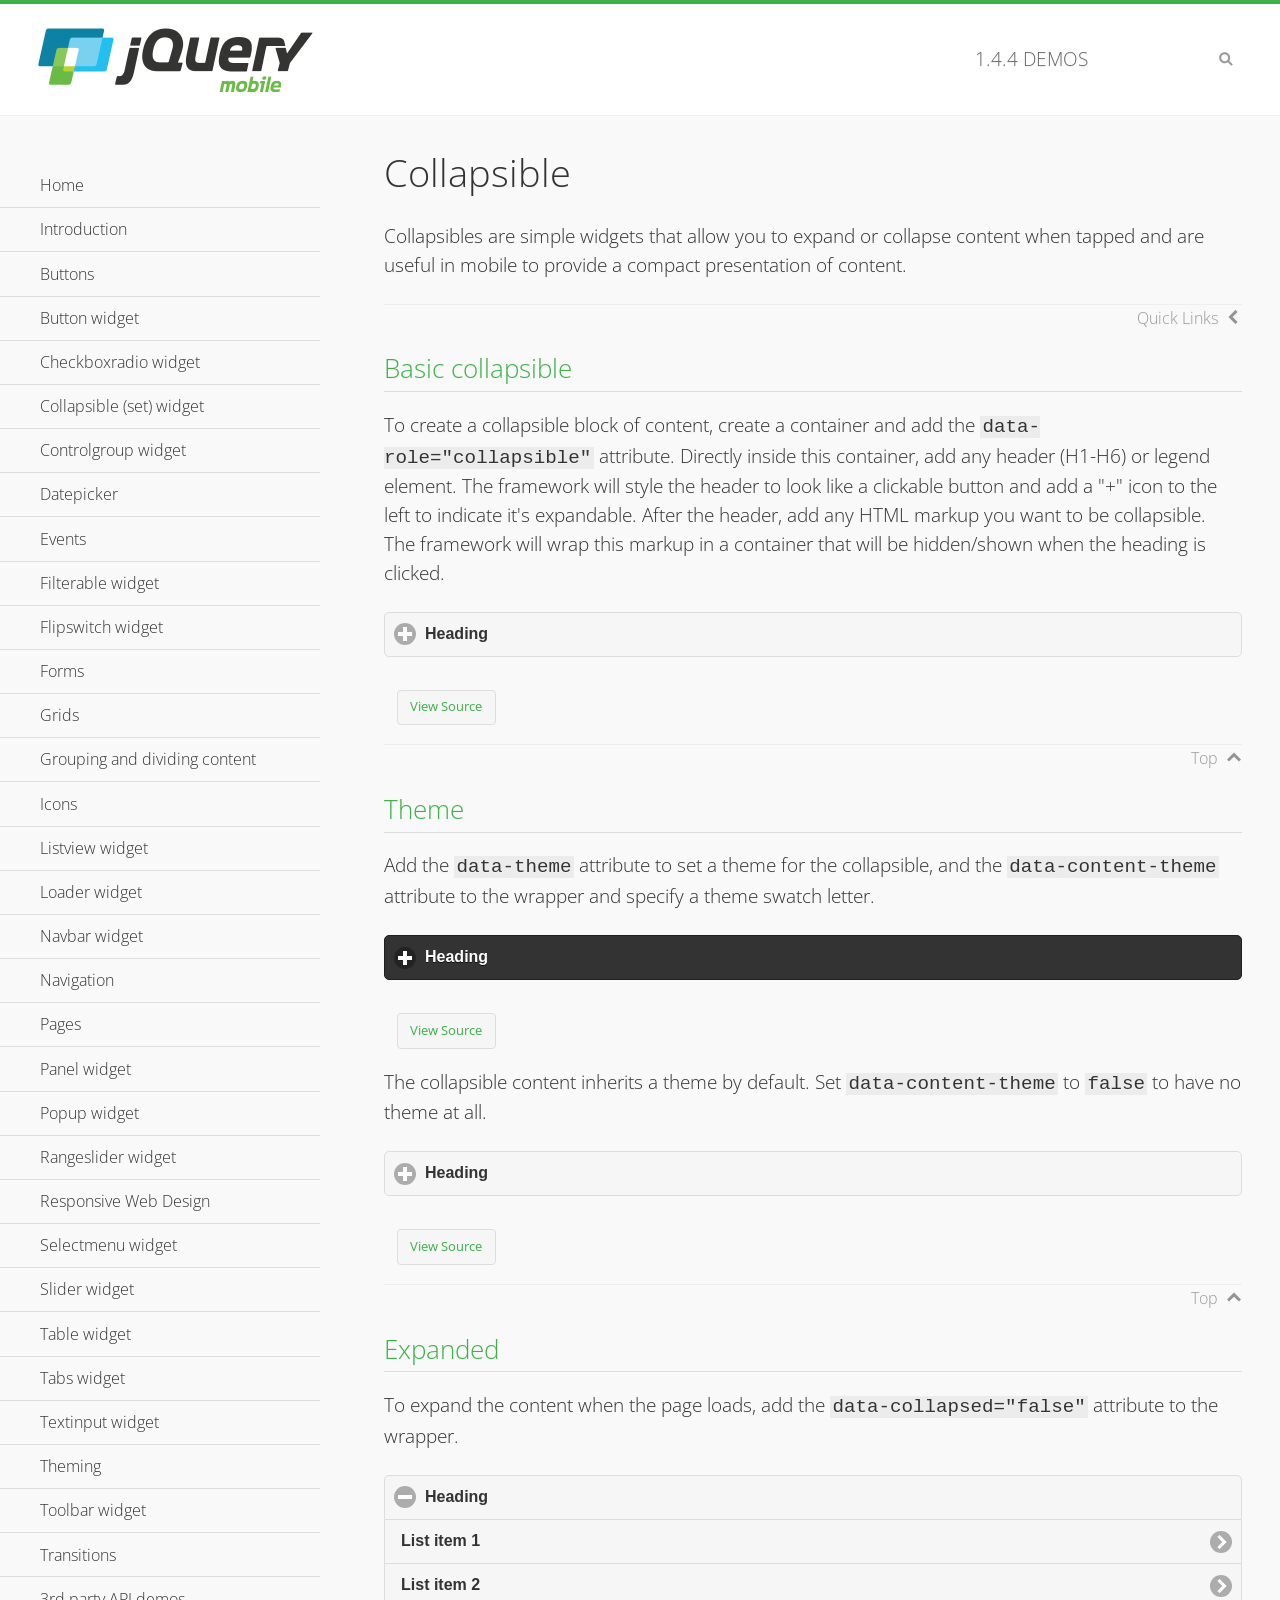
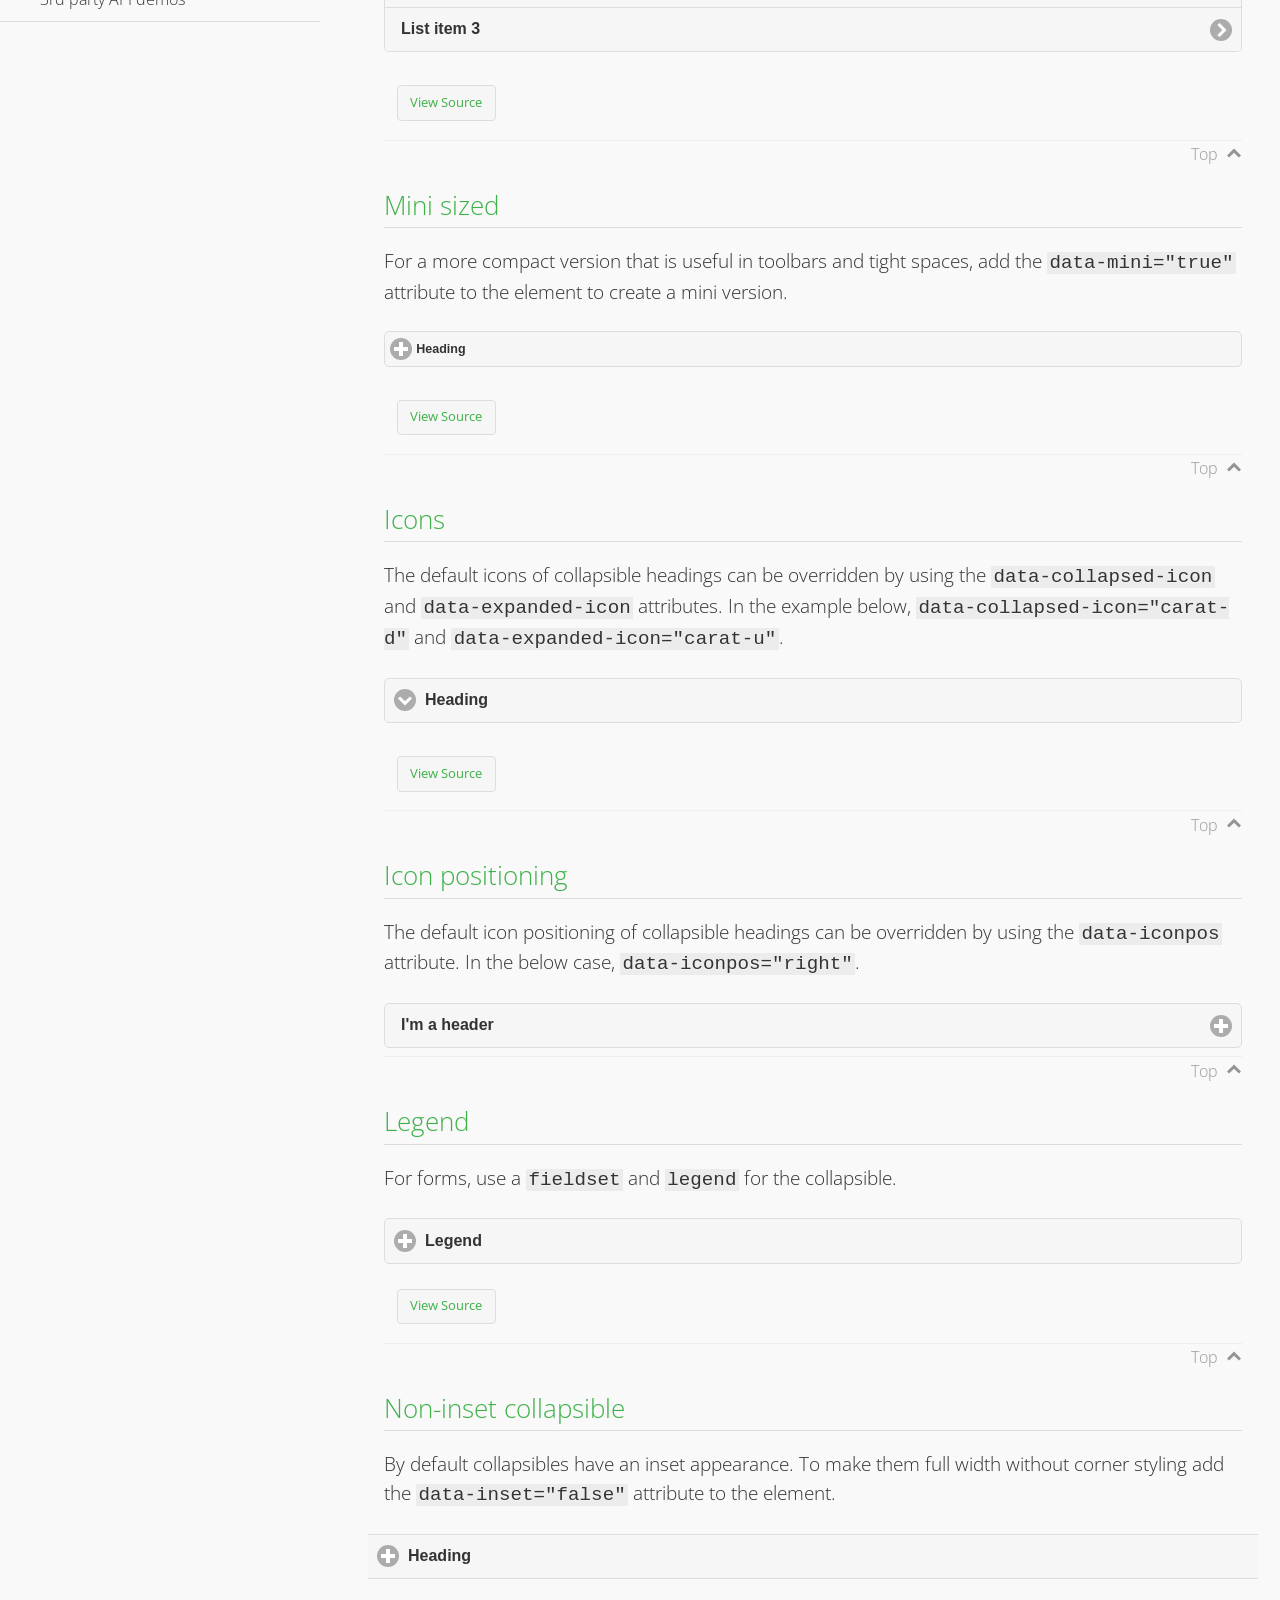
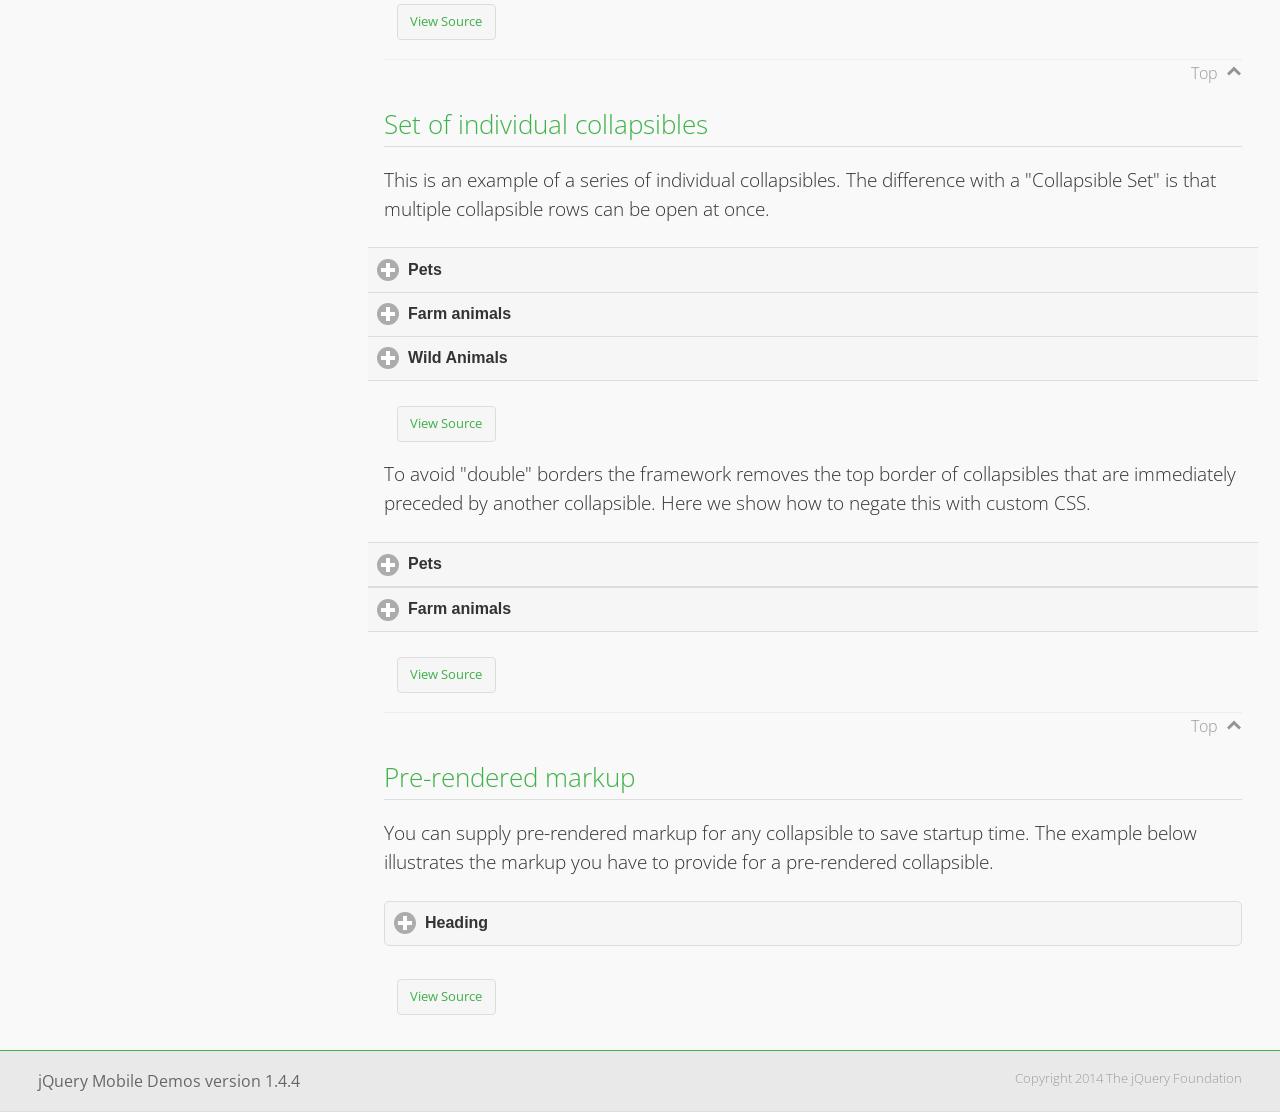
<file: meetingPhone/jquery.mobile-1.4.4/jquery.mobile-1.4.4/demos/collapsible/index.html>
<!DOCTYPE html>
<html>
<head>
	<meta charset="utf-8">
	<meta name="viewport" content="width=device-width, initial-scale=1">
	<title>Collapsible - jQuery Mobile Demos</title>
    <link rel="stylesheet" href="../css/themes/default/jquery.mobile-1.4.4.min.css">
    <link rel="stylesheet" href="../_assets/css/jqm-demos.css">
    <link rel="shortcut icon" href="../favicon.ico">
    <link rel="stylesheet" href="http://fonts.googleapis.com/css?family=Open+Sans:300,400,700">
    <script src="../js/jquery.js"></script>
    <script src="../_assets/js/index.js"></script>
    <script src="../js/jquery.mobile-1.4.4.min.js"></script>
    <style id="negateDoubleBorder">
        #demo-borders .ui-collapsible-heading .ui-btn { border-top-width: 1px !important; }
    </style>
</head>
<body>
<div data-role="page" class="jqm-demos" data-quicklinks="true">

    <div data-role="header" class="jqm-header">
		<h2><a href="../" title="jQuery Mobile Demos home"><img src="../_assets/img/jquery-logo.png" alt="jQuery Mobile"></a></h2>
		<p><span class="jqm-version"></span> Demos</p>
        <a href="#" class="jqm-navmenu-link ui-btn ui-btn-icon-notext ui-corner-all ui-icon-bars ui-nodisc-icon ui-alt-icon ui-btn-left">Menu</a>
        <a href="#" class="jqm-search-link ui-btn ui-btn-icon-notext ui-corner-all ui-icon-search ui-nodisc-icon ui-alt-icon ui-btn-right">Search</a>
    </div><!-- /header -->

    <div role="main" class="ui-content jqm-content">

        <h1>Collapsible</h1>

        <p>Collapsibles are simple widgets that allow you to expand or collapse content when tapped and are useful in mobile to provide a compact presentation of content.</p>

        <h2>Basic collapsible</h2>

        <p>To create a collapsible block of content, create a container and add the <code> data-role="collapsible"</code> attribute. Directly inside this container, add any header (H1-H6) or legend element. The framework will style the header to look like a clickable button and add a "+" icon to the left to indicate it's expandable. After the header, add any HTML markup you want to be collapsible. The framework will wrap this markup in a container that will be hidden/shown when the heading is clicked.</p>

        <div data-demo-html="true">
            <div data-role="collapsible">
                <h4>Heading</h4>
                <p>I'm the collapsible content. By default I'm closed, but you can click the header to open me.</p>
            </div>
        </div><!--/demo-html -->

        <h2>Theme</h2>

        <p>Add the <code>data-theme</code> attribute to set a theme for the collapsible, and the <code>data-content-theme</code> attribute to the wrapper and specify a theme swatch letter.</p>

        <div data-demo-html="true">
            <div data-role="collapsible" data-theme="b" data-content-theme="b">
                <h4>Heading</h4>
                <p>I'm the collapsible content with a themed content block set to "b".</p>
            </div>
        </div><!--/demo-html -->

        <p>The collapsible content inherits a theme by default. Set <code>data-content-theme</code> to <code>false</code> to have no theme at all.</p>

        <div data-demo-html="true">
            <div data-role="collapsible" data-content-theme="false">
                <h4>Heading</h4>
                <p>I'm the collapsible content without a theme.</p>
            </div>
        </div><!--/demo-html -->

        <h2>Expanded</h2>

        <p>To expand the content when the page loads, add the <code>data-collapsed="false"</code> attribute to the wrapper.</p>

        <div data-demo-html="true">
            <div data-role="collapsible" data-collapsed="false">
                <h4>Heading</h4>
                <ul data-role="listview">
                    <li><a href="#">List item 1</a></li>
                    <li><a href="#">List item 2</a></li>
                    <li><a href="#">List item 3</a></li>
                </ul>
            </div>
        </div><!--/demo-html -->

        <h2>Mini sized</h2>

        <p>For a more compact version that is useful in toolbars and tight spaces, add the <code>data-mini="true"</code> attribute to the element to create a mini version. </p>

        <div data-demo-html="true">
            <div data-role="collapsible" data-mini="true">
                <h4>Heading</h4>
                <ul data-role="listview">
                    <li><a href="#">List item 1</a></li>
                    <li><a href="#">List item 2</a></li>
                    <li><a href="#">List item 3</a></li>
                </ul>
            </div>
        </div><!--/demo-html -->

            <h2>Icons</h2>

            <p>The default icons of collapsible headings can be overridden by using the <code>data-collapsed-icon</code> and <code>data-expanded-icon</code> attributes. In the example below, <code>data-collapsed-icon="carat-d"</code> and <code>data-expanded-icon="carat-u"</code>.</p>

            <div data-demo-html="true">
                <div data-role="collapsible" data-collapsed-icon="carat-d" data-expanded-icon="carat-u">
                    <h4>Heading</h4>
                    <ul data-role="listview" data-inset="false">
                        <li>Read-only list item 1</li>
                        <li>Read-only list item 2</li>
                        <li>Read-only list item 3</li>
                    </ul>
                </div>
            </div><!--/demo-html -->

            <h2>Icon positioning</h2>

            <p>The default icon positioning of collapsible headings can be overridden by using the <code>data-iconpos</code> attribute. In the below case, <code>data-iconpos="right"</code>.</p>

            <div data-role="collapsible" data-iconpos="right">
                <h3>I'm a header</h3>
                <p><code>data-iconpos="right"</code></p>
            </div>

        <h2>Legend</h2>

        <p>For forms, use a <code>fieldset</code> and <code>legend</code> for the collapsible.</p>
        <div data-demo-html="true">
            <form>
                <fieldset data-role="collapsible">
                    <legend>Legend</legend>

                    <label for="textinput-f">Text Input:</label>
                    <input type="text" name="textinput-f" id="textinput-f" placeholder="Text input" value="">

                    <div data-role="controlgroup">
                        <input type="checkbox" name="checkbox-1-a" id="checkbox-1-a">
                        <label for="checkbox-1-a">One</label>
                        <input type="checkbox" name="checkbox-2-a" id="checkbox-2-a">
                        <label for="checkbox-2-a">Two</label>
                        <input type="checkbox" name="checkbox-3-a" id="checkbox-3-a">
                        <label for="checkbox-3-a">Three</label>
                    </div>
                </fieldset>
            </form>
        </div><!--/demo-html -->

        <h2>Non-inset collapsible</h2>

        <p>By default collapsibles have an inset appearance. To make them full width without corner styling add the <code>data-inset="false"</code> attribute to the element.</p>

        <div data-demo-html="true">
            <div data-role="collapsible" data-inset="false">
                <h4>Heading</h4>
                <p>I'm the collapsible content. By default I'm closed, but you can click the header to open me.</p>
            </div>
        </div><!--/demo-html -->

        <h2>Set of individual collapsibles</h2>

        <p>This is an example of a series of individual collapsibles. The difference with a "Collapsible Set" is that multiple collapsible rows can be open at once.</p>

        <div data-demo-html="true">
            <div data-role="collapsible" data-inset="false">
                <h3>Pets</h3>
                <ul data-role="listview">
                    <li><a href="#">Canary</a></li>
                    <li><a href="#">Cat</a></li>
                    <li><a href="#">Dog</a></li>
                    <li><a href="#">Gerbil</a></li>
                    <li><a href="#">Iguana</a></li>
                    <li><a href="#">Mouse</a></li>
                </ul>
            </div><!-- /collapsible -->
            <div data-role="collapsible" data-inset="false">
                <h3>Farm animals</h3>
                <ul data-role="listview">
                    <li><a href="#">Chicken</a></li>
                    <li><a href="#">Cow</a></li>
                    <li><a href="#">Duck</a></li>
                    <li><a href="#">Horse</a></li>
                    <li><a href="#">Pig</a></li>
                    <li><a href="#">Sheep</a></li>
                </ul>
            </div><!-- /collapsible -->
            <div data-role="collapsible" data-inset="false">
                <h3>Wild Animals</h3>
                <ul data-role="listview">
                    <li><a href="#">Aardvark</a></li>
                    <li><a href="#">Alligator</a></li>
                    <li><a href="#">Ant</a></li>
                    <li><a href="#">Bear</a></li>
                    <li><a href="#">Beaver</a></li>
                    <li><a href="#">Cougar</a></li>
                    <li><a href="#">Dingo</a></li>
                </ul>
            </div><!-- /collapsible -->
        </div><!--/demo-html -->

        <p>To avoid "double" borders the framework removes the top border of collapsibles that are immediately preceded by another collapsible. Here we show how to negate this with custom CSS.</p>

        <div data-demo-html="true" data-demo-css="#negateDoubleBorder">
            <div id="demo-borders">
                <div data-role="collapsible" data-inset="false">
                    <h3>Pets</h3>
                    <ul data-role="listview">
                        <li><a href="#">Canary</a></li>
                        <li><a href="#">Cat</a></li>
                        <li><a href="#">Dog</a></li>
                        <li><a href="#">Gerbil</a></li>
                        <li><a href="#">Iguana</a></li>
                        <li><a href="#">Mouse</a></li>
                    </ul>
                </div><!-- /collapsible -->
                <div data-role="collapsible" data-inset="false">
                    <h3>Farm animals</h3>
                    <ul data-role="listview">
                        <li><a href="#">Chicken</a></li>
                        <li><a href="#">Cow</a></li>
                        <li><a href="#">Duck</a></li>
                        <li><a href="#">Horse</a></li>
                        <li><a href="#">Pig</a></li>
                        <li><a href="#">Sheep</a></li>
                    </ul>
                </div><!-- /collapsible -->
            </div>
        </div><!--/demo-html -->

			<h2>Pre-rendered markup</h2>
			<p>You can supply pre-rendered markup for any collapsible to save startup time. The example below illustrates the markup you have to provide for a pre-rendered collapsible.</p>
				<div data-demo-html="true">
					<div data-role="collapsible" data-enhanced="true" class="ui-collapsible ui-collapsible-inset ui-corner-all ui-collapsible-collapsed">
						<h4 class="ui-collapsible-heading ui-collapsible-heading-collapsed">
							<a href="#" class="ui-collapsible-heading-toggle ui-btn ui-btn-icon-left ui-icon-plus">
							Heading
							<div class="ui-collapsible-heading-status"> click to expand contents</div>
							</a>
						</h4>
						<div class="ui-collapsible-content ui-collapsible-content-collapsed" aria-hidden="true">
						<p>I'm the collapsible content. By default I'm closed, but you can click the header to open me.</p>
						</div>
					</div>
				</div>

	</div><!-- /content -->
	    <div data-role="panel" class="jqm-navmenu-panel" data-position="left" data-display="overlay" data-theme="a">
	    	<ul class="jqm-list ui-alt-icon ui-nodisc-icon">
<li data-filtertext="demos homepage" data-icon="home"><a href=".././">Home</a></li>
<li data-filtertext="introduction overview getting started"><a href="../intro/" data-ajax="false">Introduction</a></li>
<li data-filtertext="buttons button markup buttonmarkup method anchor link button element"><a href="../button-markup/" data-ajax="false">Buttons</a></li>
<li data-filtertext="form button widget input button submit reset"><a href="../button/" data-ajax="false">Button widget</a></li>
<li data-role="collapsible" data-enhanced="true" data-collapsed-icon="carat-d" data-expanded-icon="carat-u" data-iconpos="right" data-inset="false" class="ui-collapsible ui-collapsible-themed-content ui-collapsible-collapsed">
	<h3 class="ui-collapsible-heading ui-collapsible-heading-collapsed">
		<a href="#" class="ui-collapsible-heading-toggle ui-btn ui-btn-icon-right ui-btn-inherit ui-icon-carat-d">
		    Checkboxradio widget<span class="ui-collapsible-heading-status"> click to expand contents</span>
		</a>
	</h3>
	<div class="ui-collapsible-content ui-body-inherit ui-collapsible-content-collapsed" aria-hidden="true">
		<ul>
			<li data-filtertext="form checkboxradio widget checkbox input checkboxes controlgroups"><a href="../checkboxradio-checkbox/" data-ajax="false">Checkboxes</a></li>
			<li data-filtertext="form checkboxradio widget radio input radio buttons controlgroups"><a href="../checkboxradio-radio/" data-ajax="false">Radio buttons</a></li>
		</ul>
	</div>
</li>
<li data-role="collapsible" data-enhanced="true" data-collapsed-icon="carat-d" data-expanded-icon="carat-u" data-iconpos="right" data-inset="false" class="ui-collapsible ui-collapsible-themed-content ui-collapsible-collapsed">
	<h3 class="ui-collapsible-heading ui-collapsible-heading-collapsed">
		<a href="#" class="ui-collapsible-heading-toggle ui-btn ui-btn-icon-right ui-btn-inherit ui-icon-carat-d">
			Collapsible (set) widget<span class="ui-collapsible-heading-status"> click to expand contents</span>
		</a>
	</h3>
	<div class="ui-collapsible-content ui-body-inherit ui-collapsible-content-collapsed" aria-hidden="true">
		<ul>
			<li data-filtertext="collapsibles content formatting"><a href="../collapsible/" data-ajax="false">Collapsible</a></li>
			<li data-filtertext="dynamic collapsible set accordion append expand"><a href="../collapsible-dynamic/" data-ajax="false">Dynamic collapsibles</a></li>
			<li data-filtertext="accordions collapsible set widget content formatting grouped collapsibles"><a href="../collapsibleset/" data-ajax="false">Collapsible set</a></li>
		</ul>
	</div>
</li>
<li data-role="collapsible" data-enhanced="true" data-collapsed-icon="carat-d" data-expanded-icon="carat-u" data-iconpos="right" data-inset="false" class="ui-collapsible ui-collapsible-themed-content ui-collapsible-collapsed">
	<h3 class="ui-collapsible-heading ui-collapsible-heading-collapsed">
		<a href="#" class="ui-collapsible-heading-toggle ui-btn ui-btn-icon-right ui-btn-inherit ui-icon-carat-d">
			Controlgroup widget<span class="ui-collapsible-heading-status"> click to expand contents</span>
		</a>
	</h3>
	<div class="ui-collapsible-content ui-body-inherit ui-collapsible-content-collapsed" aria-hidden="true">
		<ul>
			<li data-filtertext="controlgroups selectmenu checkboxradio input grouped buttons horizontal vertical"><a href="../controlgroup/" data-ajax="false">Controlgroup</a></li>
			<li data-filtertext="dynamic controlgroup dynamically add buttons"><a href="../controlgroup-dynamic/" data-ajax="false">Dynamic controlgroups</a></li>
		</ul>
	</div>
</li>
<li data-filtertext="form datepicker widget date input"><a href="../datepicker/" data-ajax="false">Datepicker</a></li>
<li data-role="collapsible" data-enhanced="true" data-collapsed-icon="carat-d" data-expanded-icon="carat-u" data-iconpos="right" data-inset="false" class="ui-collapsible ui-collapsible-themed-content ui-collapsible-collapsed">
	<h3 class="ui-collapsible-heading ui-collapsible-heading-collapsed">
		<a href="#" class="ui-collapsible-heading-toggle ui-btn ui-btn-icon-right ui-btn-inherit ui-icon-carat-d">
			Events<span class="ui-collapsible-heading-status"> click to expand contents</span>
		</a>
	</h3>
	<div class="ui-collapsible-content ui-body-inherit ui-collapsible-content-collapsed" aria-hidden="true">
		<ul>
			<li data-filtertext="swipe to delete list items listviews swipe events"><a href="../swipe-list/" data-ajax="false">Swipe list items</a></li>
			<li data-filtertext="swipe to navigate swipe page navigation swipe events"><a href="../swipe-page/" data-ajax="false">Swipe page navigation</a></li>
		</ul>
	</div>
</li>
<li data-filtertext="filterable filter elements sorting searching listview table"><a href="../filterable/" data-ajax="false">Filterable widget</a></li>
<li data-filtertext="form flipswitch widget flip toggle switch binary select checkbox input"><a href="../flipswitch/" data-ajax="false">Flipswitch widget</a></li>
<li data-role="collapsible" data-enhanced="true" data-collapsed-icon="carat-d" data-expanded-icon="carat-u" data-iconpos="right" data-inset="false" class="ui-collapsible ui-collapsible-themed-content ui-collapsible-collapsed">
	<h3 class="ui-collapsible-heading ui-collapsible-heading-collapsed">
		<a href="#" class="ui-collapsible-heading-toggle ui-btn ui-btn-icon-right ui-btn-inherit ui-icon-carat-d">
			Forms<span class="ui-collapsible-heading-status"> click to expand contents</span>
		</a>
	</h3>
	<div class="ui-collapsible-content ui-body-inherit ui-collapsible-content-collapsed" aria-hidden="true">
		<ul>
			<li data-filtertext="forms text checkbox radio range button submit reset inputs selects textarea slider flipswitch label form elements"><a href="../forms/" data-ajax="false">Forms</a></li>
			<li data-filtertext="form hide labels hidden accessible ui-hidden-accessible forms"><a href="../forms-label-hidden-accessible/" data-ajax="false">Hide labels</a></li>
			<li data-filtertext="form field containers fieldcontain ui-field-contain forms"><a href="../forms-field-contain/" data-ajax="false">Field containers</a></li>
			<li data-filtertext="forms disabled form elements"><a href="../forms-disabled/" data-ajax="false">Forms disabled</a></li>
			<li data-filtertext="forms gallery examples overview forms text checkbox radio range button submit reset inputs selects textarea slider flipswitch label form elements"><a href="../forms-gallery/" data-ajax="false">Forms gallery</a></li>
		</ul>
	</div>
</li>
<li data-role="collapsible" data-enhanced="true" data-collapsed-icon="carat-d" data-expanded-icon="carat-u" data-iconpos="right" data-inset="false" class="ui-collapsible ui-collapsible-themed-content ui-collapsible-collapsed">
	<h3 class="ui-collapsible-heading ui-collapsible-heading-collapsed">
		<a href="#" class="ui-collapsible-heading-toggle ui-btn ui-btn-icon-right ui-btn-inherit ui-icon-carat-d">
			Grids<span class="ui-collapsible-heading-status"> click to expand contents</span>
		</a>
	</h3>
	<div class="ui-collapsible-content ui-body-inherit ui-collapsible-content-collapsed" aria-hidden="true">
		<ul>
			<li data-filtertext="grids columns blocks content formatting rwd responsive css framework"><a href="../grids/" data-ajax="false">Grids</a></li>
			<li data-filtertext="buttons in grids css framework"><a href="../grids-buttons/" data-ajax="false">Buttons in grids</a></li>
			<li data-filtertext="custom responsive grids rwd css framework"><a href="../grids-custom-responsive/" data-ajax="false">Custom responsive grids</a></li>
		</ul>
	</div>
</li>
<li data-filtertext="blocks content formatting sections heading"><a href="../body-bar-classes/" data-ajax="false">Grouping and dividing content</a></li>
<li data-role="collapsible" data-enhanced="true" data-collapsed-icon="carat-d" data-expanded-icon="carat-u" data-iconpos="right" data-inset="false" class="ui-collapsible ui-collapsible-themed-content ui-collapsible-collapsed">
	<h3 class="ui-collapsible-heading ui-collapsible-heading-collapsed">
		<a href="#" class="ui-collapsible-heading-toggle ui-btn ui-btn-icon-right ui-btn-inherit ui-icon-carat-d">
			Icons<span class="ui-collapsible-heading-status"> click to expand contents</span>
		</a>
	</h3>
	<div class="ui-collapsible-content ui-body-inherit ui-collapsible-content-collapsed" aria-hidden="true">
		<ul>
			<li data-filtertext="button icons svg disc alt custom icon position"><a href="../icons/" data-ajax="false">Icons</a></li>
			<li data-filtertext=""><a href="../icons-grunticon/" data-ajax="false">Grunticon loader</a></li>
		</ul>
	</div>
</li>
<li data-role="collapsible" data-enhanced="true" data-collapsed-icon="carat-d" data-expanded-icon="carat-u" data-iconpos="right" data-inset="false" class="ui-collapsible ui-collapsible-themed-content ui-collapsible-collapsed">
	<h3 class="ui-collapsible-heading ui-collapsible-heading-collapsed">
		<a href="#" class="ui-collapsible-heading-toggle ui-btn ui-btn-icon-right ui-btn-inherit ui-icon-carat-d">
			Listview widget<span class="ui-collapsible-heading-status"> click to expand contents</span>
		</a>
	</h3>
	<div class="ui-collapsible-content ui-body-inherit ui-collapsible-content-collapsed" aria-hidden="true">
		<ul>
			<li data-filtertext="listview widget thumbnails icons nested split button collapsible ul ol"><a href="../listview/" data-ajax="false">Listview</a></li>
			<li data-filtertext="autocomplete filterable reveal listview filtertextbeforefilter placeholder"><a href="../listview-autocomplete/" data-ajax="false">Listview autocomplete</a></li>
			<li data-filtertext="autocomplete filterable reveal listview remote data filtertextbeforefilter placeholder"><a href="../listview-autocomplete-remote/" data-ajax="false">Listview autocomplete remote data</a></li>
			<li data-filtertext="autodividers anchor jump scroll linkbars listview lists ul ol"><a href="../listview-autodividers-linkbar/" data-ajax="false">Listview autodividers linkbar</a></li>
			<li data-filtertext="listview autodividers selector autodividersselector lists ul ol"><a href="../listview-autodividers-selector/" data-ajax="false">Listview autodividers selector</a></li>
			<li data-filtertext="listview nested list items"><a href="../listview-nested-lists/" data-ajax="false">Nested Listviews</a></li>
			<li data-filtertext="listview collapsible list items flat"><a href="../listview-collapsible-item-flat/" data-ajax="false">Listview collapsible list items (flat)</a></li>
			<li data-filtertext="listview collapsible list indented"><a href="../listview-collapsible-item-indented/" data-ajax="false">Listview collapsible list items (indented)</a></li>
			<li data-filtertext="grid listview responsive grids responsive listviews lists ul"><a href="../listview-grid/" data-ajax="false">Listview responsive grid</a></li>
		</ul>
	</div>
</li>
<li data-filtertext="loader widget page loading navigation overlay spinner"><a href="../loader/" data-ajax="false">Loader widget</a></li>
<li data-filtertext="navbar widget navmenu toolbars header footer"><a href="../navbar/" data-ajax="false">Navbar widget</a></li>
<li data-role="collapsible" data-enhanced="true" data-collapsed-icon="carat-d" data-expanded-icon="carat-u" data-iconpos="right" data-inset="false" class="ui-collapsible ui-collapsible-themed-content ui-collapsible-collapsed">
	<h3 class="ui-collapsible-heading ui-collapsible-heading-collapsed">
		<a href="#" class="ui-collapsible-heading-toggle ui-btn ui-btn-icon-right ui-btn-inherit ui-icon-carat-d">
			Navigation<span class="ui-collapsible-heading-status"> click to expand contents</span>
		</a>
	</h3>
	<div class="ui-collapsible-content ui-body-inherit ui-collapsible-content-collapsed" aria-hidden="true">
		<ul>
			<li data-filtertext="ajax navigation navigate widget history event method"><a href="../navigation/" data-ajax="false">Navigation</a></li>
			<li data-filtertext="linking pages page links navigation ajax prefetch cache"><a href="../navigation-linking-pages/" data-ajax="false">Linking pages</a></li>
			<!-- <li data-filtertext="php redirect server redirection server-side navigation"><a href="../navigation-php-redirect/" data-ajax="false">PHP redirect demo</a></li>-->
			<li data-filtertext="navigation redirection hash query"><a href="../navigation-hash-processing/" data-ajax="false">Hash processing demo</a></li>
			<li data-filtertext="navigation redirection hash query"><a href="../page-events/" data-ajax="false">Page Navigation Events</a></li>
		</ul>
	</div>
</li>
<li data-role="collapsible" data-enhanced="true" data-collapsed-icon="carat-d" data-expanded-icon="carat-u" data-iconpos="right" data-inset="false" class="ui-collapsible ui-collapsible-themed-content ui-collapsible-collapsed">
	<h3 class="ui-collapsible-heading ui-collapsible-heading-collapsed">
		<a href="#" class="ui-collapsible-heading-toggle ui-btn ui-btn-icon-right ui-btn-inherit ui-icon-carat-d">
			Pages<span class="ui-collapsible-heading-status"> click to expand contents</span>
		</a>
	</h3>
	<div class="ui-collapsible-content ui-body-inherit ui-collapsible-content-collapsed" aria-hidden="true">
		<ul>
			<li data-filtertext="pages page widget ajax navigation"><a href="../pages/" data-ajax="false">Pages</a></li>
			<li data-filtertext="single page"><a href="../pages-single-page/" data-ajax="false">Single page</a></li>
			<li data-filtertext="multipage multi-page page"><a href="../pages-multi-page/" data-ajax="false">Multi-page template</a></li>
			<li data-filtertext="dialog page widget modal popup"><a href="../pages-dialog/" data-ajax="false">Dialog page</a></li>
		</ul>
	</div>
</li>
<li data-role="collapsible" data-enhanced="true" data-collapsed-icon="carat-d" data-expanded-icon="carat-u" data-iconpos="right" data-inset="false" class="ui-collapsible ui-collapsible-themed-content ui-collapsible-collapsed">
	<h3 class="ui-collapsible-heading ui-collapsible-heading-collapsed">
		<a href="#" class="ui-collapsible-heading-toggle ui-btn ui-btn-icon-right ui-btn-inherit ui-icon-carat-d">
			Panel widget<span class="ui-collapsible-heading-status"> click to expand contents</span>
		</a>
	</h3>
	<div class="ui-collapsible-content ui-body-inherit ui-collapsible-content-collapsed" aria-hidden="true">
		<ul>
			<li data-filtertext="panel widget sliding panels reveal push overlay responsive"><a href="../panel/" data-ajax="false">Panel</a></li>
			<li data-filtertext=""><a href="../panel-external/" data-ajax="false">External panels</a></li>
			<li data-filtertext="panel "><a href="../panel-fixed/" data-ajax="false">Fixed panels</a></li>
			<li data-filtertext="panel slide panels sliding panels shadow rwd responsive breakpoint"><a href="../panel-responsive/" data-ajax="false">Panels responsive</a></li>
			<li data-filtertext="panel custom style custom panel width reveal shadow listview panel styling page background wrapper"><a href="../panel-styling/" data-ajax="false">Custom panel style</a></li>
			<li data-filtertext="panel open on swipe"><a href="../panel-swipe-open/" data-ajax="false">Panel open on swipe</a></li>
			<li data-filtertext="panels outside page internal external toolbars"><a href="../panel-external-internal/" data-ajax="false">Panel external and internal</a></li>
		</ul>
	</div>
</li>
<li data-role="collapsible" data-enhanced="true" data-collapsed-icon="carat-d" data-expanded-icon="carat-u" data-iconpos="right" data-inset="false" class="ui-collapsible ui-collapsible-themed-content ui-collapsible-collapsed">
	<h3 class="ui-collapsible-heading ui-collapsible-heading-collapsed">
		<a href="#" class="ui-collapsible-heading-toggle ui-btn ui-btn-icon-right ui-btn-inherit ui-icon-carat-d">
			Popup widget<span class="ui-collapsible-heading-status"> click to expand contents</span>
		</a>
	</h3>
	<div class="ui-collapsible-content ui-body-inherit ui-collapsible-content-collapsed" aria-hidden="true">
		<ul>
			<li data-filtertext="popup widget popups dialog modal transition tooltip lightbox form overlay screen flip pop fade transition"><a href="../popup/" data-ajax="false">Popup</a></li>
			<li data-filtertext="popup alignment position"><a href="../popup-alignment/" data-ajax="false">Popup alignment</a></li>
			<li data-filtertext="popup arrow size popups popover"><a href="../popup-arrow-size/" data-ajax="false">Popup arrow size</a></li>
			<li data-filtertext="dynamic popups popup images lightbox"><a href="../popup-dynamic/" data-ajax="false">Dynamic popups</a></li>
			<li data-filtertext="popups with iframes scaling"><a href="../popup-iframe/" data-ajax="false">Popups with iframes</a></li>
			<li data-filtertext="popup image scaling"><a href="../popup-image-scaling/" data-ajax="false">Popup image scaling</a></li>
			<li data-filtertext="external popup outside multi-page"><a href="../popup-outside-multipage/" data-ajax="false">Popup outside multi-page</a></li>
		</ul>
	</div>
</li>
<li data-filtertext="form rangeslider widget dual sliders dual handle sliders range input"><a href="../rangeslider/" data-ajax="false">Rangeslider widget</a></li>
<li data-filtertext="responsive web design rwd adaptive progressive enhancement PE accessible mobile breakpoints media query media queries"><a href="../rwd/" data-ajax="false">Responsive Web Design</a></li>
<li data-role="collapsible" data-enhanced="true" data-collapsed-icon="carat-d" data-expanded-icon="carat-u" data-iconpos="right" data-inset="false" class="ui-collapsible ui-collapsible-themed-content ui-collapsible-collapsed">
	<h3 class="ui-collapsible-heading ui-collapsible-heading-collapsed">
		<a href="#" class="ui-collapsible-heading-toggle ui-btn ui-btn-icon-right ui-btn-inherit ui-icon-carat-d">
			Selectmenu widget<span class="ui-collapsible-heading-status"> click to expand contents</span>
		</a>
	</h3>
	<div class="ui-collapsible-content ui-body-inherit ui-collapsible-content-collapsed" aria-hidden="true">
		<ul>
			<li data-filtertext="form selectmenu widget select input custom select menu selects"><a href="../selectmenu/" data-ajax="false">Selectmenu</a></li>
			<li data-filtertext="form custom select menu selectmenu widget custom menu option optgroup multiple selects"><a href="../selectmenu-custom/" data-ajax="false">Custom select menu</a></li>
			<li data-filtertext="filterable select filter popup dialog"><a href="../selectmenu-custom-filter/" data-ajax="false">Custom select menu with filter</a></li>
		</ul>
	</div>
</li>
<li data-role="collapsible" data-enhanced="true" data-collapsed-icon="carat-d" data-expanded-icon="carat-u" data-iconpos="right" data-inset="false" class="ui-collapsible ui-collapsible-themed-content ui-collapsible-collapsed">
	<h3 class="ui-collapsible-heading ui-collapsible-heading-collapsed">
		<a href="#" class="ui-collapsible-heading-toggle ui-btn ui-btn-icon-right ui-btn-inherit ui-icon-carat-d">
			Slider widget<span class="ui-collapsible-heading-status"> click to expand contents</span>
		</a>
	</h3>
	<div class="ui-collapsible-content ui-body-inherit ui-collapsible-content-collapsed" aria-hidden="true">
		<ul>
			<li data-filtertext="form slider widget range input single sliders"><a href="../slider/" data-ajax="false">Slider</a></li>
			<li data-filtertext="form slider widget flipswitch slider binary select flip toggle switch"><a href="../slider-flipswitch/" data-ajax="false">Slider flip toggle switch</a></li>
			<li data-filtertext="form slider tooltip handle value input range sliders"><a href="../slider-tooltip/" data-ajax="false">Slider tooltip</a></li>
		</ul>
	</div>
</li>
<li data-role="collapsible" data-enhanced="true" data-collapsed-icon="carat-d" data-expanded-icon="carat-u" data-iconpos="right" data-inset="false" class="ui-collapsible ui-collapsible-themed-content ui-collapsible-collapsed">
	<h3 class="ui-collapsible-heading ui-collapsible-heading-collapsed">
		<a href="#" class="ui-collapsible-heading-toggle ui-btn ui-btn-icon-right ui-btn-inherit ui-icon-carat-d">
			Table widget<span class="ui-collapsible-heading-status"> click to expand contents</span>
		</a>
	</h3>
	<div class="ui-collapsible-content ui-body-inherit ui-collapsible-content-collapsed" aria-hidden="true">
		<ul>
			<li data-filtertext="table widget reflow column toggle th td responsive tables rwd hide show tabular"><a href="../table-column-toggle/" data-ajax="false">Table Column Toggle</a></li>
			<li data-filtertext="table column toggle phone comparison demo"><a href="../table-column-toggle-example/" data-ajax="false">Table Column Toggle demo</a></li>
			<li data-filtertext="responsive tables table column toggle heading groups rwd breakpoint"><a href="../table-column-toggle-heading-groups/" data-ajax="false">Table Column Toggle heading groups</a></li>
			<li data-filtertext="responsive tables table column toggle hide rwd breakpoint customization options"><a href="../table-column-toggle-options/" data-ajax="false">Table Column Toggle options</a></li>
			<li data-filtertext="table reflow th td responsive rwd columns tabular"><a href="../table-reflow/" data-ajax="false">Table Reflow</a></li>
			<li data-filtertext="responsive tables table reflow heading groups rwd breakpoint"><a href="../table-reflow-heading-groups/" data-ajax="false">Table Reflow heading groups</a></li>
			<li data-filtertext="responsive tables table reflow stripes strokes table style"><a href="../table-reflow-stripes-strokes/" data-ajax="false">Table Reflow stripes and strokes</a></li>
			<li data-filtertext="responsive tables table reflow stack custom styles"><a href="../table-reflow-styling/" data-ajax="false">Table Reflow custom styles</a></li>
		</ul>
	</div>
</li>
<li data-filtertext="ui tabs widget"><a href="../tabs/" data-ajax="false">Tabs widget</a></li>
<li data-filtertext="form textinput widget text input textarea number date time tel email file color password"><a href="../textinput/" data-ajax="false">Textinput widget</a></li>
<li data-role="collapsible" data-enhanced="true" data-collapsed-icon="carat-d" data-expanded-icon="carat-u" data-iconpos="right" data-inset="false" class="ui-collapsible ui-collapsible-themed-content ui-collapsible-collapsed">
	<h3 class="ui-collapsible-heading ui-collapsible-heading-collapsed">
		<a href="#" class="ui-collapsible-heading-toggle ui-btn ui-btn-icon-right ui-btn-inherit ui-icon-carat-d">
			Theming<span class="ui-collapsible-heading-status"> click to expand contents</span>
		</a>
	</h3>
	<div class="ui-collapsible-content ui-body-inherit ui-collapsible-content-collapsed" aria-hidden="true">
		<ul>
			<li data-filtertext="default theme swatches theming style css"><a href="../theme-default/" data-ajax="false">Default theme</a></li>
			<li data-filtertext="classic theme old theme swatches theming style css"><a href="../theme-classic/" data-ajax="false">Classic theme</a></li>
		</ul>
	</div>
</li>
<li data-role="collapsible" data-enhanced="true" data-collapsed-icon="carat-d" data-expanded-icon="carat-u" data-iconpos="right" data-inset="false" class="ui-collapsible ui-collapsible-themed-content ui-collapsible-collapsed">
	<h3 class="ui-collapsible-heading ui-collapsible-heading-collapsed">
		<a href="#" class="ui-collapsible-heading-toggle ui-btn ui-btn-icon-right ui-btn-inherit ui-icon-carat-d">
			Toolbar widget<span class="ui-collapsible-heading-status"> click to expand contents</span>
		</a>
	</h3>
	<div class="ui-collapsible-content ui-body-inherit ui-collapsible-content-collapsed" aria-hidden="true">
		<ul>
			<li data-filtertext="toolbar widget header footer toolbars fixed fullscreen external sections"><a href="../toolbar/" data-ajax="false">Toolbar</a></li>
			<li data-filtertext="dynamic toolbars dynamically add toolbar header footer"><a href="../toolbar-dynamic/" data-ajax="false">Dynamic toolbars</a></li>
			<li data-filtertext="external toolbars header footer"><a href="../toolbar-external/" data-ajax="false">External toolbars</a></li>
			<li data-filtertext="fixed toolbars header footer"><a href="../toolbar-fixed/" data-ajax="false">Fixed toolbars</a></li>
			<li data-filtertext="fixed fullscreen toolbars header footer"><a href="../toolbar-fixed-fullscreen/" data-ajax="false">Fullscreen toolbars</a></li>
			<li data-filtertext="external fixed toolbars header footer"><a href="../toolbar-fixed-external/" data-ajax="false">Fixed external toolbars</a></li>
			<li data-filtertext="external persistent toolbars header footer navbar navmenu"><a href="../toolbar-fixed-persistent/" data-ajax="false">Persistent toolbars</a></li>
			<li data-filtertext="external ajax optimized toolbars persistent toolbars header footer navbar"><a href="../toolbar-fixed-persistent-optimized/" data-ajax="false">Ajax optimized toolbars</a></li>
			<li data-filtertext="form in toolbars header footer"><a href="../toolbar-fixed-forms/" data-ajax="false">Form in toolbar</a></li>
		</ul>
	</div>
</li>
<li data-filtertext="page transitions animated pages popup navigation flip slide fade pop"><a href="../transitions/" data-ajax="false">Transitions</a></li>
<li data-role="collapsible" data-enhanced="true" data-collapsed-icon="carat-d" data-expanded-icon="carat-u" data-iconpos="right" data-inset="false" class="ui-collapsible ui-collapsible-themed-content ui-collapsible-collapsed">
	<h3 class="ui-collapsible-heading ui-collapsible-heading-collapsed">
		<a href="#" class="ui-collapsible-heading-toggle ui-btn ui-btn-icon-right ui-btn-inherit ui-icon-carat-d">
			3rd party API demos<span class="ui-collapsible-heading-status"> click to expand contents</span>
		</a>
	</h3>
	<div class="ui-collapsible-content ui-body-inherit ui-collapsible-content-collapsed" aria-hidden="true">
		<ul>
			<li data-filtertext="backbone requirejs navigation router"><a href="../backbone-requirejs/" data-ajax="false">Backbone RequireJS</a></li>
			<li data-filtertext="google maps geolocation demo"><a href="../map-geolocation/" data-ajax="false">Google Maps geolocation</a></li>
			<li data-filtertext="google maps hybrid"><a href="../map-list-toggle/" data-ajax="false">Google Maps list toggle</a></li>
		</ul>
	</div>
</li>



		     </ul>
		</div><!-- /panel -->


	<div data-role="footer" data-position="fixed" data-tap-toggle="false" class="jqm-footer">
		<p>jQuery Mobile Demos version <span class="jqm-version"></span></p>
		<p>Copyright 2014 The jQuery Foundation</p>
	</div><!-- /footer -->
	<!-- TODO: This should become an external panel so we can add input to markup (unique ID) -->
    <div data-role="panel" class="jqm-search-panel" data-position="right" data-display="overlay" data-theme="a">
		<div class="jqm-search">
			<ul class="jqm-list" data-filter-placeholder="Search demos..." data-filter-reveal="true">
<li data-filtertext="demos homepage" data-icon="home"><a href=".././">Home</a></li>
<li data-filtertext="introduction overview getting started"><a href="../intro/" data-ajax="false">Introduction</a></li>
<li data-filtertext="buttons button markup buttonmarkup method anchor link button element"><a href="../button-markup/" data-ajax="false">Buttons</a></li>
<li data-filtertext="form button widget input button submit reset"><a href="../button/" data-ajax="false">Button widget</a></li>
<li data-role="collapsible" data-enhanced="true" data-collapsed-icon="carat-d" data-expanded-icon="carat-u" data-iconpos="right" data-inset="false" class="ui-collapsible ui-collapsible-themed-content ui-collapsible-collapsed">
	<h3 class="ui-collapsible-heading ui-collapsible-heading-collapsed">
		<a href="#" class="ui-collapsible-heading-toggle ui-btn ui-btn-icon-right ui-btn-inherit ui-icon-carat-d">
		    Checkboxradio widget<span class="ui-collapsible-heading-status"> click to expand contents</span>
		</a>
	</h3>
	<div class="ui-collapsible-content ui-body-inherit ui-collapsible-content-collapsed" aria-hidden="true">
		<ul>
			<li data-filtertext="form checkboxradio widget checkbox input checkboxes controlgroups"><a href="../checkboxradio-checkbox/" data-ajax="false">Checkboxes</a></li>
			<li data-filtertext="form checkboxradio widget radio input radio buttons controlgroups"><a href="../checkboxradio-radio/" data-ajax="false">Radio buttons</a></li>
		</ul>
	</div>
</li>
<li data-role="collapsible" data-enhanced="true" data-collapsed-icon="carat-d" data-expanded-icon="carat-u" data-iconpos="right" data-inset="false" class="ui-collapsible ui-collapsible-themed-content ui-collapsible-collapsed">
	<h3 class="ui-collapsible-heading ui-collapsible-heading-collapsed">
		<a href="#" class="ui-collapsible-heading-toggle ui-btn ui-btn-icon-right ui-btn-inherit ui-icon-carat-d">
			Collapsible (set) widget<span class="ui-collapsible-heading-status"> click to expand contents</span>
		</a>
	</h3>
	<div class="ui-collapsible-content ui-body-inherit ui-collapsible-content-collapsed" aria-hidden="true">
		<ul>
			<li data-filtertext="collapsibles content formatting"><a href="../collapsible/" data-ajax="false">Collapsible</a></li>
			<li data-filtertext="dynamic collapsible set accordion append expand"><a href="../collapsible-dynamic/" data-ajax="false">Dynamic collapsibles</a></li>
			<li data-filtertext="accordions collapsible set widget content formatting grouped collapsibles"><a href="../collapsibleset/" data-ajax="false">Collapsible set</a></li>
		</ul>
	</div>
</li>
<li data-role="collapsible" data-enhanced="true" data-collapsed-icon="carat-d" data-expanded-icon="carat-u" data-iconpos="right" data-inset="false" class="ui-collapsible ui-collapsible-themed-content ui-collapsible-collapsed">
	<h3 class="ui-collapsible-heading ui-collapsible-heading-collapsed">
		<a href="#" class="ui-collapsible-heading-toggle ui-btn ui-btn-icon-right ui-btn-inherit ui-icon-carat-d">
			Controlgroup widget<span class="ui-collapsible-heading-status"> click to expand contents</span>
		</a>
	</h3>
	<div class="ui-collapsible-content ui-body-inherit ui-collapsible-content-collapsed" aria-hidden="true">
		<ul>
			<li data-filtertext="controlgroups selectmenu checkboxradio input grouped buttons horizontal vertical"><a href="../controlgroup/" data-ajax="false">Controlgroup</a></li>
			<li data-filtertext="dynamic controlgroup dynamically add buttons"><a href="../controlgroup-dynamic/" data-ajax="false">Dynamic controlgroups</a></li>
		</ul>
	</div>
</li>
<li data-filtertext="form datepicker widget date input"><a href="../datepicker/" data-ajax="false">Datepicker</a></li>
<li data-role="collapsible" data-enhanced="true" data-collapsed-icon="carat-d" data-expanded-icon="carat-u" data-iconpos="right" data-inset="false" class="ui-collapsible ui-collapsible-themed-content ui-collapsible-collapsed">
	<h3 class="ui-collapsible-heading ui-collapsible-heading-collapsed">
		<a href="#" class="ui-collapsible-heading-toggle ui-btn ui-btn-icon-right ui-btn-inherit ui-icon-carat-d">
			Events<span class="ui-collapsible-heading-status"> click to expand contents</span>
		</a>
	</h3>
	<div class="ui-collapsible-content ui-body-inherit ui-collapsible-content-collapsed" aria-hidden="true">
		<ul>
			<li data-filtertext="swipe to delete list items listviews swipe events"><a href="../swipe-list/" data-ajax="false">Swipe list items</a></li>
			<li data-filtertext="swipe to navigate swipe page navigation swipe events"><a href="../swipe-page/" data-ajax="false">Swipe page navigation</a></li>
		</ul>
	</div>
</li>
<li data-filtertext="filterable filter elements sorting searching listview table"><a href="../filterable/" data-ajax="false">Filterable widget</a></li>
<li data-filtertext="form flipswitch widget flip toggle switch binary select checkbox input"><a href="../flipswitch/" data-ajax="false">Flipswitch widget</a></li>
<li data-role="collapsible" data-enhanced="true" data-collapsed-icon="carat-d" data-expanded-icon="carat-u" data-iconpos="right" data-inset="false" class="ui-collapsible ui-collapsible-themed-content ui-collapsible-collapsed">
	<h3 class="ui-collapsible-heading ui-collapsible-heading-collapsed">
		<a href="#" class="ui-collapsible-heading-toggle ui-btn ui-btn-icon-right ui-btn-inherit ui-icon-carat-d">
			Forms<span class="ui-collapsible-heading-status"> click to expand contents</span>
		</a>
	</h3>
	<div class="ui-collapsible-content ui-body-inherit ui-collapsible-content-collapsed" aria-hidden="true">
		<ul>
			<li data-filtertext="forms text checkbox radio range button submit reset inputs selects textarea slider flipswitch label form elements"><a href="../forms/" data-ajax="false">Forms</a></li>
			<li data-filtertext="form hide labels hidden accessible ui-hidden-accessible forms"><a href="../forms-label-hidden-accessible/" data-ajax="false">Hide labels</a></li>
			<li data-filtertext="form field containers fieldcontain ui-field-contain forms"><a href="../forms-field-contain/" data-ajax="false">Field containers</a></li>
			<li data-filtertext="forms disabled form elements"><a href="../forms-disabled/" data-ajax="false">Forms disabled</a></li>
			<li data-filtertext="forms gallery examples overview forms text checkbox radio range button submit reset inputs selects textarea slider flipswitch label form elements"><a href="../forms-gallery/" data-ajax="false">Forms gallery</a></li>
		</ul>
	</div>
</li>
<li data-role="collapsible" data-enhanced="true" data-collapsed-icon="carat-d" data-expanded-icon="carat-u" data-iconpos="right" data-inset="false" class="ui-collapsible ui-collapsible-themed-content ui-collapsible-collapsed">
	<h3 class="ui-collapsible-heading ui-collapsible-heading-collapsed">
		<a href="#" class="ui-collapsible-heading-toggle ui-btn ui-btn-icon-right ui-btn-inherit ui-icon-carat-d">
			Grids<span class="ui-collapsible-heading-status"> click to expand contents</span>
		</a>
	</h3>
	<div class="ui-collapsible-content ui-body-inherit ui-collapsible-content-collapsed" aria-hidden="true">
		<ul>
			<li data-filtertext="grids columns blocks content formatting rwd responsive css framework"><a href="../grids/" data-ajax="false">Grids</a></li>
			<li data-filtertext="buttons in grids css framework"><a href="../grids-buttons/" data-ajax="false">Buttons in grids</a></li>
			<li data-filtertext="custom responsive grids rwd css framework"><a href="../grids-custom-responsive/" data-ajax="false">Custom responsive grids</a></li>
		</ul>
	</div>
</li>
<li data-filtertext="blocks content formatting sections heading"><a href="../body-bar-classes/" data-ajax="false">Grouping and dividing content</a></li>
<li data-role="collapsible" data-enhanced="true" data-collapsed-icon="carat-d" data-expanded-icon="carat-u" data-iconpos="right" data-inset="false" class="ui-collapsible ui-collapsible-themed-content ui-collapsible-collapsed">
	<h3 class="ui-collapsible-heading ui-collapsible-heading-collapsed">
		<a href="#" class="ui-collapsible-heading-toggle ui-btn ui-btn-icon-right ui-btn-inherit ui-icon-carat-d">
			Icons<span class="ui-collapsible-heading-status"> click to expand contents</span>
		</a>
	</h3>
	<div class="ui-collapsible-content ui-body-inherit ui-collapsible-content-collapsed" aria-hidden="true">
		<ul>
			<li data-filtertext="button icons svg disc alt custom icon position"><a href="../icons/" data-ajax="false">Icons</a></li>
			<li data-filtertext=""><a href="../icons-grunticon/" data-ajax="false">Grunticon loader</a></li>
		</ul>
	</div>
</li>
<li data-role="collapsible" data-enhanced="true" data-collapsed-icon="carat-d" data-expanded-icon="carat-u" data-iconpos="right" data-inset="false" class="ui-collapsible ui-collapsible-themed-content ui-collapsible-collapsed">
	<h3 class="ui-collapsible-heading ui-collapsible-heading-collapsed">
		<a href="#" class="ui-collapsible-heading-toggle ui-btn ui-btn-icon-right ui-btn-inherit ui-icon-carat-d">
			Listview widget<span class="ui-collapsible-heading-status"> click to expand contents</span>
		</a>
	</h3>
	<div class="ui-collapsible-content ui-body-inherit ui-collapsible-content-collapsed" aria-hidden="true">
		<ul>
			<li data-filtertext="listview widget thumbnails icons nested split button collapsible ul ol"><a href="../listview/" data-ajax="false">Listview</a></li>
			<li data-filtertext="autocomplete filterable reveal listview filtertextbeforefilter placeholder"><a href="../listview-autocomplete/" data-ajax="false">Listview autocomplete</a></li>
			<li data-filtertext="autocomplete filterable reveal listview remote data filtertextbeforefilter placeholder"><a href="../listview-autocomplete-remote/" data-ajax="false">Listview autocomplete remote data</a></li>
			<li data-filtertext="autodividers anchor jump scroll linkbars listview lists ul ol"><a href="../listview-autodividers-linkbar/" data-ajax="false">Listview autodividers linkbar</a></li>
			<li data-filtertext="listview autodividers selector autodividersselector lists ul ol"><a href="../listview-autodividers-selector/" data-ajax="false">Listview autodividers selector</a></li>
			<li data-filtertext="listview nested list items"><a href="../listview-nested-lists/" data-ajax="false">Nested Listviews</a></li>
			<li data-filtertext="listview collapsible list items flat"><a href="../listview-collapsible-item-flat/" data-ajax="false">Listview collapsible list items (flat)</a></li>
			<li data-filtertext="listview collapsible list indented"><a href="../listview-collapsible-item-indented/" data-ajax="false">Listview collapsible list items (indented)</a></li>
			<li data-filtertext="grid listview responsive grids responsive listviews lists ul"><a href="../listview-grid/" data-ajax="false">Listview responsive grid</a></li>
		</ul>
	</div>
</li>
<li data-filtertext="loader widget page loading navigation overlay spinner"><a href="../loader/" data-ajax="false">Loader widget</a></li>
<li data-filtertext="navbar widget navmenu toolbars header footer"><a href="../navbar/" data-ajax="false">Navbar widget</a></li>
<li data-role="collapsible" data-enhanced="true" data-collapsed-icon="carat-d" data-expanded-icon="carat-u" data-iconpos="right" data-inset="false" class="ui-collapsible ui-collapsible-themed-content ui-collapsible-collapsed">
	<h3 class="ui-collapsible-heading ui-collapsible-heading-collapsed">
		<a href="#" class="ui-collapsible-heading-toggle ui-btn ui-btn-icon-right ui-btn-inherit ui-icon-carat-d">
			Navigation<span class="ui-collapsible-heading-status"> click to expand contents</span>
		</a>
	</h3>
	<div class="ui-collapsible-content ui-body-inherit ui-collapsible-content-collapsed" aria-hidden="true">
		<ul>
			<li data-filtertext="ajax navigation navigate widget history event method"><a href="../navigation/" data-ajax="false">Navigation</a></li>
			<li data-filtertext="linking pages page links navigation ajax prefetch cache"><a href="../navigation-linking-pages/" data-ajax="false">Linking pages</a></li>
			<!-- <li data-filtertext="php redirect server redirection server-side navigation"><a href="../navigation-php-redirect/" data-ajax="false">PHP redirect demo</a></li>-->
			<li data-filtertext="navigation redirection hash query"><a href="../navigation-hash-processing/" data-ajax="false">Hash processing demo</a></li>
			<li data-filtertext="navigation redirection hash query"><a href="../page-events/" data-ajax="false">Page Navigation Events</a></li>
		</ul>
	</div>
</li>
<li data-role="collapsible" data-enhanced="true" data-collapsed-icon="carat-d" data-expanded-icon="carat-u" data-iconpos="right" data-inset="false" class="ui-collapsible ui-collapsible-themed-content ui-collapsible-collapsed">
	<h3 class="ui-collapsible-heading ui-collapsible-heading-collapsed">
		<a href="#" class="ui-collapsible-heading-toggle ui-btn ui-btn-icon-right ui-btn-inherit ui-icon-carat-d">
			Pages<span class="ui-collapsible-heading-status"> click to expand contents</span>
		</a>
	</h3>
	<div class="ui-collapsible-content ui-body-inherit ui-collapsible-content-collapsed" aria-hidden="true">
		<ul>
			<li data-filtertext="pages page widget ajax navigation"><a href="../pages/" data-ajax="false">Pages</a></li>
			<li data-filtertext="single page"><a href="../pages-single-page/" data-ajax="false">Single page</a></li>
			<li data-filtertext="multipage multi-page page"><a href="../pages-multi-page/" data-ajax="false">Multi-page template</a></li>
			<li data-filtertext="dialog page widget modal popup"><a href="../pages-dialog/" data-ajax="false">Dialog page</a></li>
		</ul>
	</div>
</li>
<li data-role="collapsible" data-enhanced="true" data-collapsed-icon="carat-d" data-expanded-icon="carat-u" data-iconpos="right" data-inset="false" class="ui-collapsible ui-collapsible-themed-content ui-collapsible-collapsed">
	<h3 class="ui-collapsible-heading ui-collapsible-heading-collapsed">
		<a href="#" class="ui-collapsible-heading-toggle ui-btn ui-btn-icon-right ui-btn-inherit ui-icon-carat-d">
			Panel widget<span class="ui-collapsible-heading-status"> click to expand contents</span>
		</a>
	</h3>
	<div class="ui-collapsible-content ui-body-inherit ui-collapsible-content-collapsed" aria-hidden="true">
		<ul>
			<li data-filtertext="panel widget sliding panels reveal push overlay responsive"><a href="../panel/" data-ajax="false">Panel</a></li>
			<li data-filtertext=""><a href="../panel-external/" data-ajax="false">External panels</a></li>
			<li data-filtertext="panel "><a href="../panel-fixed/" data-ajax="false">Fixed panels</a></li>
			<li data-filtertext="panel slide panels sliding panels shadow rwd responsive breakpoint"><a href="../panel-responsive/" data-ajax="false">Panels responsive</a></li>
			<li data-filtertext="panel custom style custom panel width reveal shadow listview panel styling page background wrapper"><a href="../panel-styling/" data-ajax="false">Custom panel style</a></li>
			<li data-filtertext="panel open on swipe"><a href="../panel-swipe-open/" data-ajax="false">Panel open on swipe</a></li>
			<li data-filtertext="panels outside page internal external toolbars"><a href="../panel-external-internal/" data-ajax="false">Panel external and internal</a></li>
		</ul>
	</div>
</li>
<li data-role="collapsible" data-enhanced="true" data-collapsed-icon="carat-d" data-expanded-icon="carat-u" data-iconpos="right" data-inset="false" class="ui-collapsible ui-collapsible-themed-content ui-collapsible-collapsed">
	<h3 class="ui-collapsible-heading ui-collapsible-heading-collapsed">
		<a href="#" class="ui-collapsible-heading-toggle ui-btn ui-btn-icon-right ui-btn-inherit ui-icon-carat-d">
			Popup widget<span class="ui-collapsible-heading-status"> click to expand contents</span>
		</a>
	</h3>
	<div class="ui-collapsible-content ui-body-inherit ui-collapsible-content-collapsed" aria-hidden="true">
		<ul>
			<li data-filtertext="popup widget popups dialog modal transition tooltip lightbox form overlay screen flip pop fade transition"><a href="../popup/" data-ajax="false">Popup</a></li>
			<li data-filtertext="popup alignment position"><a href="../popup-alignment/" data-ajax="false">Popup alignment</a></li>
			<li data-filtertext="popup arrow size popups popover"><a href="../popup-arrow-size/" data-ajax="false">Popup arrow size</a></li>
			<li data-filtertext="dynamic popups popup images lightbox"><a href="../popup-dynamic/" data-ajax="false">Dynamic popups</a></li>
			<li data-filtertext="popups with iframes scaling"><a href="../popup-iframe/" data-ajax="false">Popups with iframes</a></li>
			<li data-filtertext="popup image scaling"><a href="../popup-image-scaling/" data-ajax="false">Popup image scaling</a></li>
			<li data-filtertext="external popup outside multi-page"><a href="../popup-outside-multipage/" data-ajax="false">Popup outside multi-page</a></li>
		</ul>
	</div>
</li>
<li data-filtertext="form rangeslider widget dual sliders dual handle sliders range input"><a href="../rangeslider/" data-ajax="false">Rangeslider widget</a></li>
<li data-filtertext="responsive web design rwd adaptive progressive enhancement PE accessible mobile breakpoints media query media queries"><a href="../rwd/" data-ajax="false">Responsive Web Design</a></li>
<li data-role="collapsible" data-enhanced="true" data-collapsed-icon="carat-d" data-expanded-icon="carat-u" data-iconpos="right" data-inset="false" class="ui-collapsible ui-collapsible-themed-content ui-collapsible-collapsed">
	<h3 class="ui-collapsible-heading ui-collapsible-heading-collapsed">
		<a href="#" class="ui-collapsible-heading-toggle ui-btn ui-btn-icon-right ui-btn-inherit ui-icon-carat-d">
			Selectmenu widget<span class="ui-collapsible-heading-status"> click to expand contents</span>
		</a>
	</h3>
	<div class="ui-collapsible-content ui-body-inherit ui-collapsible-content-collapsed" aria-hidden="true">
		<ul>
			<li data-filtertext="form selectmenu widget select input custom select menu selects"><a href="../selectmenu/" data-ajax="false">Selectmenu</a></li>
			<li data-filtertext="form custom select menu selectmenu widget custom menu option optgroup multiple selects"><a href="../selectmenu-custom/" data-ajax="false">Custom select menu</a></li>
			<li data-filtertext="filterable select filter popup dialog"><a href="../selectmenu-custom-filter/" data-ajax="false">Custom select menu with filter</a></li>
		</ul>
	</div>
</li>
<li data-role="collapsible" data-enhanced="true" data-collapsed-icon="carat-d" data-expanded-icon="carat-u" data-iconpos="right" data-inset="false" class="ui-collapsible ui-collapsible-themed-content ui-collapsible-collapsed">
	<h3 class="ui-collapsible-heading ui-collapsible-heading-collapsed">
		<a href="#" class="ui-collapsible-heading-toggle ui-btn ui-btn-icon-right ui-btn-inherit ui-icon-carat-d">
			Slider widget<span class="ui-collapsible-heading-status"> click to expand contents</span>
		</a>
	</h3>
	<div class="ui-collapsible-content ui-body-inherit ui-collapsible-content-collapsed" aria-hidden="true">
		<ul>
			<li data-filtertext="form slider widget range input single sliders"><a href="../slider/" data-ajax="false">Slider</a></li>
			<li data-filtertext="form slider widget flipswitch slider binary select flip toggle switch"><a href="../slider-flipswitch/" data-ajax="false">Slider flip toggle switch</a></li>
			<li data-filtertext="form slider tooltip handle value input range sliders"><a href="../slider-tooltip/" data-ajax="false">Slider tooltip</a></li>
		</ul>
	</div>
</li>
<li data-role="collapsible" data-enhanced="true" data-collapsed-icon="carat-d" data-expanded-icon="carat-u" data-iconpos="right" data-inset="false" class="ui-collapsible ui-collapsible-themed-content ui-collapsible-collapsed">
	<h3 class="ui-collapsible-heading ui-collapsible-heading-collapsed">
		<a href="#" class="ui-collapsible-heading-toggle ui-btn ui-btn-icon-right ui-btn-inherit ui-icon-carat-d">
			Table widget<span class="ui-collapsible-heading-status"> click to expand contents</span>
		</a>
	</h3>
	<div class="ui-collapsible-content ui-body-inherit ui-collapsible-content-collapsed" aria-hidden="true">
		<ul>
			<li data-filtertext="table widget reflow column toggle th td responsive tables rwd hide show tabular"><a href="../table-column-toggle/" data-ajax="false">Table Column Toggle</a></li>
			<li data-filtertext="table column toggle phone comparison demo"><a href="../table-column-toggle-example/" data-ajax="false">Table Column Toggle demo</a></li>
			<li data-filtertext="responsive tables table column toggle heading groups rwd breakpoint"><a href="../table-column-toggle-heading-groups/" data-ajax="false">Table Column Toggle heading groups</a></li>
			<li data-filtertext="responsive tables table column toggle hide rwd breakpoint customization options"><a href="../table-column-toggle-options/" data-ajax="false">Table Column Toggle options</a></li>
			<li data-filtertext="table reflow th td responsive rwd columns tabular"><a href="../table-reflow/" data-ajax="false">Table Reflow</a></li>
			<li data-filtertext="responsive tables table reflow heading groups rwd breakpoint"><a href="../table-reflow-heading-groups/" data-ajax="false">Table Reflow heading groups</a></li>
			<li data-filtertext="responsive tables table reflow stripes strokes table style"><a href="../table-reflow-stripes-strokes/" data-ajax="false">Table Reflow stripes and strokes</a></li>
			<li data-filtertext="responsive tables table reflow stack custom styles"><a href="../table-reflow-styling/" data-ajax="false">Table Reflow custom styles</a></li>
		</ul>
	</div>
</li>
<li data-filtertext="ui tabs widget"><a href="../tabs/" data-ajax="false">Tabs widget</a></li>
<li data-filtertext="form textinput widget text input textarea number date time tel email file color password"><a href="../textinput/" data-ajax="false">Textinput widget</a></li>
<li data-role="collapsible" data-enhanced="true" data-collapsed-icon="carat-d" data-expanded-icon="carat-u" data-iconpos="right" data-inset="false" class="ui-collapsible ui-collapsible-themed-content ui-collapsible-collapsed">
	<h3 class="ui-collapsible-heading ui-collapsible-heading-collapsed">
		<a href="#" class="ui-collapsible-heading-toggle ui-btn ui-btn-icon-right ui-btn-inherit ui-icon-carat-d">
			Theming<span class="ui-collapsible-heading-status"> click to expand contents</span>
		</a>
	</h3>
	<div class="ui-collapsible-content ui-body-inherit ui-collapsible-content-collapsed" aria-hidden="true">
		<ul>
			<li data-filtertext="default theme swatches theming style css"><a href="../theme-default/" data-ajax="false">Default theme</a></li>
			<li data-filtertext="classic theme old theme swatches theming style css"><a href="../theme-classic/" data-ajax="false">Classic theme</a></li>
		</ul>
	</div>
</li>
<li data-role="collapsible" data-enhanced="true" data-collapsed-icon="carat-d" data-expanded-icon="carat-u" data-iconpos="right" data-inset="false" class="ui-collapsible ui-collapsible-themed-content ui-collapsible-collapsed">
	<h3 class="ui-collapsible-heading ui-collapsible-heading-collapsed">
		<a href="#" class="ui-collapsible-heading-toggle ui-btn ui-btn-icon-right ui-btn-inherit ui-icon-carat-d">
			Toolbar widget<span class="ui-collapsible-heading-status"> click to expand contents</span>
		</a>
	</h3>
	<div class="ui-collapsible-content ui-body-inherit ui-collapsible-content-collapsed" aria-hidden="true">
		<ul>
			<li data-filtertext="toolbar widget header footer toolbars fixed fullscreen external sections"><a href="../toolbar/" data-ajax="false">Toolbar</a></li>
			<li data-filtertext="dynamic toolbars dynamically add toolbar header footer"><a href="../toolbar-dynamic/" data-ajax="false">Dynamic toolbars</a></li>
			<li data-filtertext="external toolbars header footer"><a href="../toolbar-external/" data-ajax="false">External toolbars</a></li>
			<li data-filtertext="fixed toolbars header footer"><a href="../toolbar-fixed/" data-ajax="false">Fixed toolbars</a></li>
			<li data-filtertext="fixed fullscreen toolbars header footer"><a href="../toolbar-fixed-fullscreen/" data-ajax="false">Fullscreen toolbars</a></li>
			<li data-filtertext="external fixed toolbars header footer"><a href="../toolbar-fixed-external/" data-ajax="false">Fixed external toolbars</a></li>
			<li data-filtertext="external persistent toolbars header footer navbar navmenu"><a href="../toolbar-fixed-persistent/" data-ajax="false">Persistent toolbars</a></li>
			<li data-filtertext="external ajax optimized toolbars persistent toolbars header footer navbar"><a href="../toolbar-fixed-persistent-optimized/" data-ajax="false">Ajax optimized toolbars</a></li>
			<li data-filtertext="form in toolbars header footer"><a href="../toolbar-fixed-forms/" data-ajax="false">Form in toolbar</a></li>
		</ul>
	</div>
</li>
<li data-filtertext="page transitions animated pages popup navigation flip slide fade pop"><a href="../transitions/" data-ajax="false">Transitions</a></li>
<li data-role="collapsible" data-enhanced="true" data-collapsed-icon="carat-d" data-expanded-icon="carat-u" data-iconpos="right" data-inset="false" class="ui-collapsible ui-collapsible-themed-content ui-collapsible-collapsed">
	<h3 class="ui-collapsible-heading ui-collapsible-heading-collapsed">
		<a href="#" class="ui-collapsible-heading-toggle ui-btn ui-btn-icon-right ui-btn-inherit ui-icon-carat-d">
			3rd party API demos<span class="ui-collapsible-heading-status"> click to expand contents</span>
		</a>
	</h3>
	<div class="ui-collapsible-content ui-body-inherit ui-collapsible-content-collapsed" aria-hidden="true">
		<ul>
			<li data-filtertext="backbone requirejs navigation router"><a href="../backbone-requirejs/" data-ajax="false">Backbone RequireJS</a></li>
			<li data-filtertext="google maps geolocation demo"><a href="../map-geolocation/" data-ajax="false">Google Maps geolocation</a></li>
			<li data-filtertext="google maps hybrid"><a href="../map-list-toggle/" data-ajax="false">Google Maps list toggle</a></li>
		</ul>
	</div>
</li>



			</ul>
		</div>
	</div><!-- /panel -->


</div><!-- /page -->

</body>
</html>
</file>
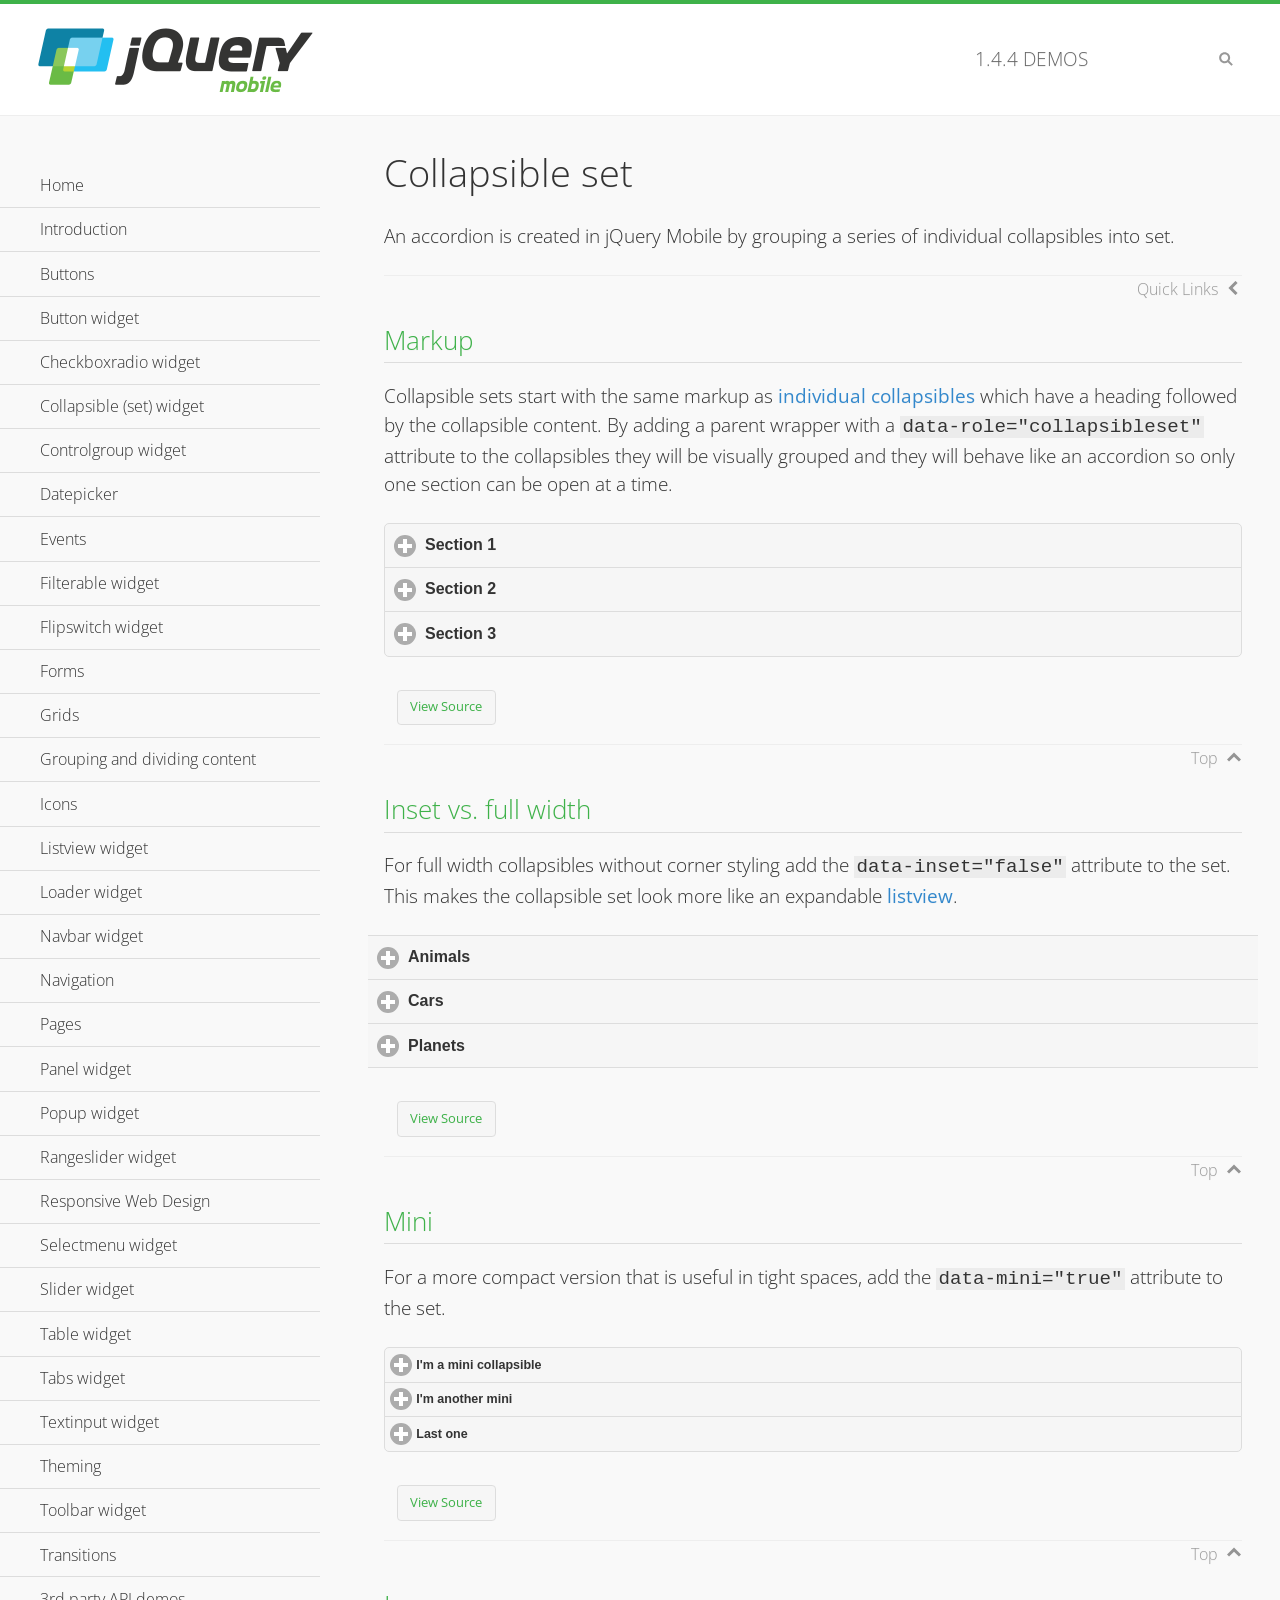
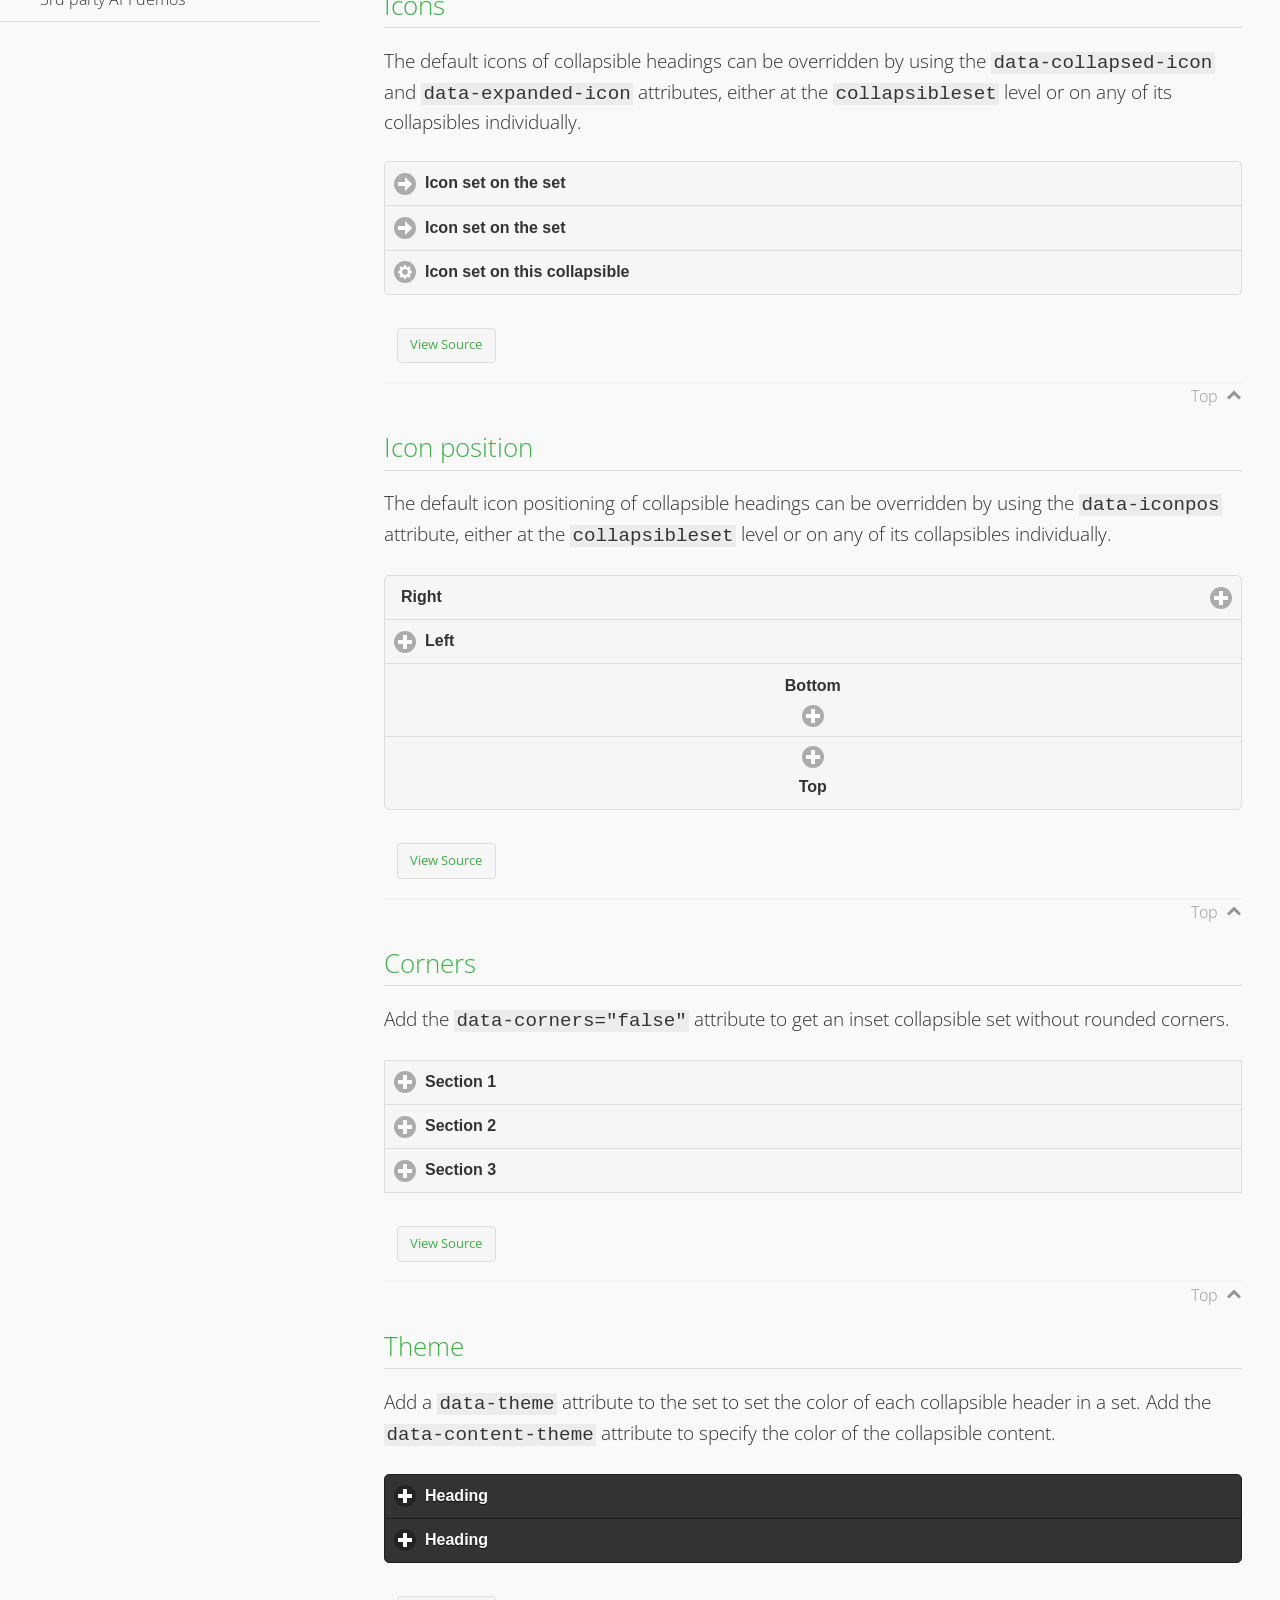
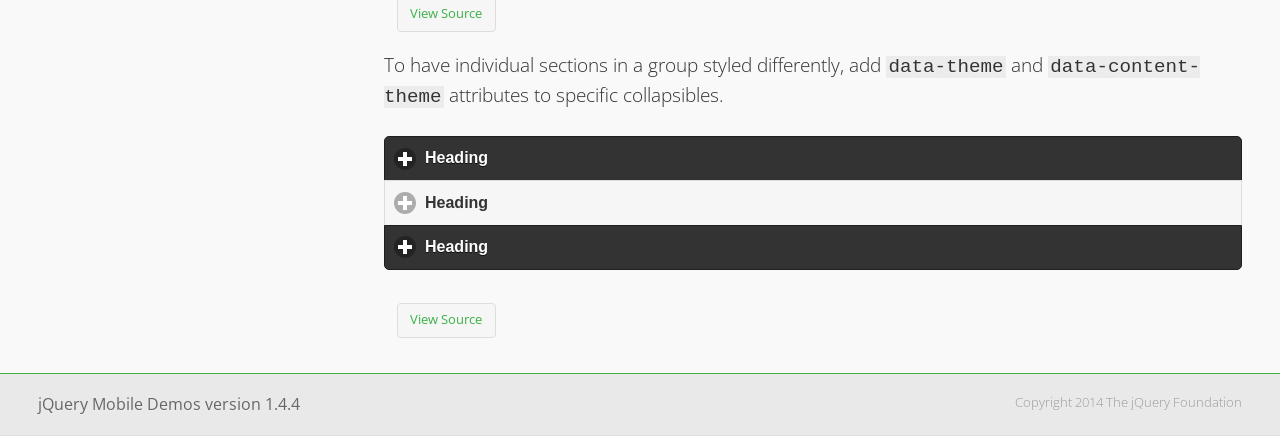
<file: meetingPhone/jquery.mobile-1.4.4/jquery.mobile-1.4.4/demos/collapsibleset/index.html>
<!DOCTYPE html>
<html>
<head>
	<meta charset="utf-8">
	<meta name="viewport" content="width=device-width, initial-scale=1">
	<title>Collapsible set - jQuery Mobile Demos</title>
	<link rel="shortcut icon" href="../favicon.ico">
    <link rel="stylesheet" href="http://fonts.googleapis.com/css?family=Open+Sans:300,400,700">
	<link rel="stylesheet" href="../css/themes/default/jquery.mobile-1.4.4.min.css">
	<link rel="stylesheet" href="../_assets/css/jqm-demos.css">
	<script src="../js/jquery.js"></script>
	<script src="../_assets/js/index.js"></script>
	<script src="../js/jquery.mobile-1.4.4.min.js"></script>
</head>
<body>
<div data-role="page" class="jqm-demos" data-quicklinks="true">

	<div data-role="header" class="jqm-header">
		<h2><a href="../" title="jQuery Mobile Demos home"><img src="../_assets/img/jquery-logo.png" alt="jQuery Mobile"></a></h2>
		<p><span class="jqm-version"></span> Demos</p>
		<a href="#" class="jqm-navmenu-link ui-btn ui-btn-icon-notext ui-corner-all ui-icon-bars ui-nodisc-icon ui-alt-icon ui-btn-left">Menu</a>
		<a href="#" class="jqm-search-link ui-btn ui-btn-icon-notext ui-corner-all ui-icon-search ui-nodisc-icon ui-alt-icon ui-btn-right">Search</a>
	</div><!-- /header -->

	<div role="main" class="ui-content jqm-content">

		<h1>Collapsible set</h1>

		<p>An accordion is created in jQuery Mobile by grouping a series of individual collapsibles into set.</p>

		<h2>Markup</h2>

		<p>Collapsible sets start with the same markup as <a href="../collapsible/" data-ajax="false">individual collapsibles</a> which have a heading followed by the collapsible content. By adding a parent wrapper with a <code>data-role="collapsibleset"</code> attribute to the collapsibles they will be visually grouped and they will behave like an accordion so only one section can be open at a time.</p>

			<div data-demo-html="true">
				<div data-role="collapsibleset" data-theme="a" data-content-theme="a">
					<div data-role="collapsible">
						<h3>Section 1</h3>
					<p>I'm the collapsible content for section 1</p>
					</div>
					<div data-role="collapsible">
						<h3>Section 2</h3>
					<p>I'm the collapsible content for section 2</p>

					</div>
					<div data-role="collapsible">
						<h3>Section 3</h3>
					<p>I'm the collapsible content for section 3</p>
					</div>
				</div>
			</div><!--/demo-html -->

		<h2>Inset vs. full width</h2>

		<p>For full width collapsibles without corner styling add the <code>data-inset="false"</code> attribute to the set. This makes the collapsible set look more like an expandable <a href="../listview/">listview</a>.</p>

			<div data-demo-html="true">
				<div data-role="collapsibleset" data-inset="false">
					<div data-role="collapsible">
						<h3>Animals</h3>
						<ul data-role="listview" data-inset="false">
							<li>Cats</li>
							<li>Dogs</li>
							<li>Lizards</li>
							<li>Snakes</li>
						</ul>
					</div>
					<div data-role="collapsible">
						<h3>Cars</h3>
						<ul data-role="listview" data-inset="false">
							<li>Acura</li>
							<li>Audi</li>
							<li>BMW</li>
							<li>Cadillac</li>
						</ul>
					</div>
					<div data-role="collapsible">
						<h3>Planets</h3>
						<ul data-role="listview" data-inset="false">
							<li>Earth</li>
							<li>Jupiter</li>
							<li>Mars</li>
							<li>Mercury</li>
						</ul>
					</div>
				</div>
			</div><!--/demo-html -->

		<h2>Mini</h2>

		<p>For a more compact version that is useful in tight spaces, add the <code>data-mini="true"</code> attribute to the set. </p>

			<div data-demo-html="true">
				<div data-role="collapsibleset" data-theme="a" data-content-theme="a" data-mini="true">
					<div data-role="collapsible">
						<h3>I'm a mini collapsible</h3>
					<p>This is good for tight spaces.</p>
					</div>
					<div data-role="collapsible">
						<h3>I'm another mini</h3>
					<p>Here's some collapsible content.</p>

					</div>
					<div data-role="collapsible">
						<h3>Last one</h3>
					<p>Final bit of collapsible content.</p>
					</div>
				</div>
			</div><!--/demo-html -->

		<h2>Icons</h2>

		<p>The default icons of collapsible headings can be overridden by using the <code>data-collapsed-icon</code> and <code>data-expanded-icon</code> attributes, either at the <code>collapsibleset</code> level or on any of its collapsibles individually.</p>

			<div data-demo-html="true">
				<div data-role="collapsibleset" data-theme="a" data-content-theme="a" data-collapsed-icon="arrow-r" data-expanded-icon="arrow-d">
					<div data-role="collapsible">
						<h3>Icon set on the set</h3>
					<p>Specify the open and close icons on the set to apply it to all the collapsibles within.</p>
					</div>
					<div data-role="collapsible">
						<h3>Icon set on the set</h3>
					<p>This collapsible also gets the icon from the set.</p>
					</div>
					<div data-role="collapsible" data-collapsed-icon="gear" data-expanded-icon="delete">
						<h3>Icon set on this collapsible</h3>
					<p>The icons here are applied to this collapsible specifically, thus overriding the set icons.</p>
					</div>
				</div>
			</div><!--/demo-html -->

		<h2>Icon position</h2>

		<p>The default icon positioning of collapsible headings can be overridden by using the <code>data-iconpos</code> attribute, either at the <code>collapsibleset</code> level or on any of its collapsibles individually.</p>

			<div data-demo-html="true">
				<div data-role="collapsibleset" data-theme="a" data-content-theme="a" data-iconpos="right">
					<div data-role="collapsible">
						<h3>Right</h3>
					<p>Inherits icon positioning from <code>data-iconpos="right"</code> attribute on set.</p>
					</div>
					<div data-role="collapsible" data-iconpos="left">
						<h3>Left</h3>
					<p>Set via <code>data-iconpos="left"</code> attribute on the collapsible</p>
					</div>
					<div data-role="collapsible" data-iconpos="bottom">
						<h3>Bottom</h3>
					<p>Set via <code>data-iconpos="bottom"</code> attribute on the collapsible</p>
					</div>
					<div data-role="collapsible" data-iconpos="top">
						<h3>Top</h3>
					<p>Set via <code>data-iconpos="top"</code> attribute on the collapsible</p>
					</div>
				</div>
			</div><!--/demo-html -->

		<h2>Corners</h2>
		<p>Add the <code>data-corners="false"</code> attribute to get an inset collapsible set without rounded corners.</p>

			<div data-demo-html="true">
				<div data-role="collapsibleset" data-corners="false" data-theme="a" data-content-theme="a">
					<div data-role="collapsible">
						<h3>Section 1</h3>
					<p>Collapsible content</p>
					</div>
					<div data-role="collapsible">
						<h3>Section 2</h3>
					<p>Collapsible content</p>

					</div>
					<div data-role="collapsible">
						<h3>Section 3</h3>
					<p>Collapsible content</p>
					</div>
				</div>
			</div><!--/demo-html -->

		<h2>Theme</h2>

		<p>Add a <code>data-theme</code> attribute to the set to set the color of each collapsible header in a set. Add the <code>data-content-theme</code> attribute to specify the color of the collapsible content. </p>

			<div data-demo-html="true">
				<div data-role="collapsibleset" data-theme="b" data-content-theme="b">
					<div data-role="collapsible">
						<h3>Heading</h3>
						<p>Content</p>
					</div>
					<div data-role="collapsible">
						<h3>Heading</h3>
						<p>Content</p>
					</div>
				</div>
			</div><!--/demo-html -->

		<p>To have individual sections in a group styled differently, add <code>data-theme</code> and <code>data-content-theme</code> attributes to specific collapsibles.</p>

			<div data-demo-html="true">
				<div data-role="collapsibleset" data-theme="b" data-content-theme="b">
					<div data-role="collapsible">
						<h3>Heading</h3>
						<p>Content</p>
					</div>
					<div data-role="collapsible" data-theme="a" data-content-theme="a">
						<h3>Heading</h3>
						<p>Content</p>
					</div>
					<div data-role="collapsible">
						<h3>Heading</h3>
						<p>Content</p>
					</div>
				</div>
		</div><!--/demo-html -->

	</div><!-- /content -->
	    <div data-role="panel" class="jqm-navmenu-panel" data-position="left" data-display="overlay" data-theme="a">
	    	<ul class="jqm-list ui-alt-icon ui-nodisc-icon">
<li data-filtertext="demos homepage" data-icon="home"><a href=".././">Home</a></li>
<li data-filtertext="introduction overview getting started"><a href="../intro/" data-ajax="false">Introduction</a></li>
<li data-filtertext="buttons button markup buttonmarkup method anchor link button element"><a href="../button-markup/" data-ajax="false">Buttons</a></li>
<li data-filtertext="form button widget input button submit reset"><a href="../button/" data-ajax="false">Button widget</a></li>
<li data-role="collapsible" data-enhanced="true" data-collapsed-icon="carat-d" data-expanded-icon="carat-u" data-iconpos="right" data-inset="false" class="ui-collapsible ui-collapsible-themed-content ui-collapsible-collapsed">
	<h3 class="ui-collapsible-heading ui-collapsible-heading-collapsed">
		<a href="#" class="ui-collapsible-heading-toggle ui-btn ui-btn-icon-right ui-btn-inherit ui-icon-carat-d">
		    Checkboxradio widget<span class="ui-collapsible-heading-status"> click to expand contents</span>
		</a>
	</h3>
	<div class="ui-collapsible-content ui-body-inherit ui-collapsible-content-collapsed" aria-hidden="true">
		<ul>
			<li data-filtertext="form checkboxradio widget checkbox input checkboxes controlgroups"><a href="../checkboxradio-checkbox/" data-ajax="false">Checkboxes</a></li>
			<li data-filtertext="form checkboxradio widget radio input radio buttons controlgroups"><a href="../checkboxradio-radio/" data-ajax="false">Radio buttons</a></li>
		</ul>
	</div>
</li>
<li data-role="collapsible" data-enhanced="true" data-collapsed-icon="carat-d" data-expanded-icon="carat-u" data-iconpos="right" data-inset="false" class="ui-collapsible ui-collapsible-themed-content ui-collapsible-collapsed">
	<h3 class="ui-collapsible-heading ui-collapsible-heading-collapsed">
		<a href="#" class="ui-collapsible-heading-toggle ui-btn ui-btn-icon-right ui-btn-inherit ui-icon-carat-d">
			Collapsible (set) widget<span class="ui-collapsible-heading-status"> click to expand contents</span>
		</a>
	</h3>
	<div class="ui-collapsible-content ui-body-inherit ui-collapsible-content-collapsed" aria-hidden="true">
		<ul>
			<li data-filtertext="collapsibles content formatting"><a href="../collapsible/" data-ajax="false">Collapsible</a></li>
			<li data-filtertext="dynamic collapsible set accordion append expand"><a href="../collapsible-dynamic/" data-ajax="false">Dynamic collapsibles</a></li>
			<li data-filtertext="accordions collapsible set widget content formatting grouped collapsibles"><a href="../collapsibleset/" data-ajax="false">Collapsible set</a></li>
		</ul>
	</div>
</li>
<li data-role="collapsible" data-enhanced="true" data-collapsed-icon="carat-d" data-expanded-icon="carat-u" data-iconpos="right" data-inset="false" class="ui-collapsible ui-collapsible-themed-content ui-collapsible-collapsed">
	<h3 class="ui-collapsible-heading ui-collapsible-heading-collapsed">
		<a href="#" class="ui-collapsible-heading-toggle ui-btn ui-btn-icon-right ui-btn-inherit ui-icon-carat-d">
			Controlgroup widget<span class="ui-collapsible-heading-status"> click to expand contents</span>
		</a>
	</h3>
	<div class="ui-collapsible-content ui-body-inherit ui-collapsible-content-collapsed" aria-hidden="true">
		<ul>
			<li data-filtertext="controlgroups selectmenu checkboxradio input grouped buttons horizontal vertical"><a href="../controlgroup/" data-ajax="false">Controlgroup</a></li>
			<li data-filtertext="dynamic controlgroup dynamically add buttons"><a href="../controlgroup-dynamic/" data-ajax="false">Dynamic controlgroups</a></li>
		</ul>
	</div>
</li>
<li data-filtertext="form datepicker widget date input"><a href="../datepicker/" data-ajax="false">Datepicker</a></li>
<li data-role="collapsible" data-enhanced="true" data-collapsed-icon="carat-d" data-expanded-icon="carat-u" data-iconpos="right" data-inset="false" class="ui-collapsible ui-collapsible-themed-content ui-collapsible-collapsed">
	<h3 class="ui-collapsible-heading ui-collapsible-heading-collapsed">
		<a href="#" class="ui-collapsible-heading-toggle ui-btn ui-btn-icon-right ui-btn-inherit ui-icon-carat-d">
			Events<span class="ui-collapsible-heading-status"> click to expand contents</span>
		</a>
	</h3>
	<div class="ui-collapsible-content ui-body-inherit ui-collapsible-content-collapsed" aria-hidden="true">
		<ul>
			<li data-filtertext="swipe to delete list items listviews swipe events"><a href="../swipe-list/" data-ajax="false">Swipe list items</a></li>
			<li data-filtertext="swipe to navigate swipe page navigation swipe events"><a href="../swipe-page/" data-ajax="false">Swipe page navigation</a></li>
		</ul>
	</div>
</li>
<li data-filtertext="filterable filter elements sorting searching listview table"><a href="../filterable/" data-ajax="false">Filterable widget</a></li>
<li data-filtertext="form flipswitch widget flip toggle switch binary select checkbox input"><a href="../flipswitch/" data-ajax="false">Flipswitch widget</a></li>
<li data-role="collapsible" data-enhanced="true" data-collapsed-icon="carat-d" data-expanded-icon="carat-u" data-iconpos="right" data-inset="false" class="ui-collapsible ui-collapsible-themed-content ui-collapsible-collapsed">
	<h3 class="ui-collapsible-heading ui-collapsible-heading-collapsed">
		<a href="#" class="ui-collapsible-heading-toggle ui-btn ui-btn-icon-right ui-btn-inherit ui-icon-carat-d">
			Forms<span class="ui-collapsible-heading-status"> click to expand contents</span>
		</a>
	</h3>
	<div class="ui-collapsible-content ui-body-inherit ui-collapsible-content-collapsed" aria-hidden="true">
		<ul>
			<li data-filtertext="forms text checkbox radio range button submit reset inputs selects textarea slider flipswitch label form elements"><a href="../forms/" data-ajax="false">Forms</a></li>
			<li data-filtertext="form hide labels hidden accessible ui-hidden-accessible forms"><a href="../forms-label-hidden-accessible/" data-ajax="false">Hide labels</a></li>
			<li data-filtertext="form field containers fieldcontain ui-field-contain forms"><a href="../forms-field-contain/" data-ajax="false">Field containers</a></li>
			<li data-filtertext="forms disabled form elements"><a href="../forms-disabled/" data-ajax="false">Forms disabled</a></li>
			<li data-filtertext="forms gallery examples overview forms text checkbox radio range button submit reset inputs selects textarea slider flipswitch label form elements"><a href="../forms-gallery/" data-ajax="false">Forms gallery</a></li>
		</ul>
	</div>
</li>
<li data-role="collapsible" data-enhanced="true" data-collapsed-icon="carat-d" data-expanded-icon="carat-u" data-iconpos="right" data-inset="false" class="ui-collapsible ui-collapsible-themed-content ui-collapsible-collapsed">
	<h3 class="ui-collapsible-heading ui-collapsible-heading-collapsed">
		<a href="#" class="ui-collapsible-heading-toggle ui-btn ui-btn-icon-right ui-btn-inherit ui-icon-carat-d">
			Grids<span class="ui-collapsible-heading-status"> click to expand contents</span>
		</a>
	</h3>
	<div class="ui-collapsible-content ui-body-inherit ui-collapsible-content-collapsed" aria-hidden="true">
		<ul>
			<li data-filtertext="grids columns blocks content formatting rwd responsive css framework"><a href="../grids/" data-ajax="false">Grids</a></li>
			<li data-filtertext="buttons in grids css framework"><a href="../grids-buttons/" data-ajax="false">Buttons in grids</a></li>
			<li data-filtertext="custom responsive grids rwd css framework"><a href="../grids-custom-responsive/" data-ajax="false">Custom responsive grids</a></li>
		</ul>
	</div>
</li>
<li data-filtertext="blocks content formatting sections heading"><a href="../body-bar-classes/" data-ajax="false">Grouping and dividing content</a></li>
<li data-role="collapsible" data-enhanced="true" data-collapsed-icon="carat-d" data-expanded-icon="carat-u" data-iconpos="right" data-inset="false" class="ui-collapsible ui-collapsible-themed-content ui-collapsible-collapsed">
	<h3 class="ui-collapsible-heading ui-collapsible-heading-collapsed">
		<a href="#" class="ui-collapsible-heading-toggle ui-btn ui-btn-icon-right ui-btn-inherit ui-icon-carat-d">
			Icons<span class="ui-collapsible-heading-status"> click to expand contents</span>
		</a>
	</h3>
	<div class="ui-collapsible-content ui-body-inherit ui-collapsible-content-collapsed" aria-hidden="true">
		<ul>
			<li data-filtertext="button icons svg disc alt custom icon position"><a href="../icons/" data-ajax="false">Icons</a></li>
			<li data-filtertext=""><a href="../icons-grunticon/" data-ajax="false">Grunticon loader</a></li>
		</ul>
	</div>
</li>
<li data-role="collapsible" data-enhanced="true" data-collapsed-icon="carat-d" data-expanded-icon="carat-u" data-iconpos="right" data-inset="false" class="ui-collapsible ui-collapsible-themed-content ui-collapsible-collapsed">
	<h3 class="ui-collapsible-heading ui-collapsible-heading-collapsed">
		<a href="#" class="ui-collapsible-heading-toggle ui-btn ui-btn-icon-right ui-btn-inherit ui-icon-carat-d">
			Listview widget<span class="ui-collapsible-heading-status"> click to expand contents</span>
		</a>
	</h3>
	<div class="ui-collapsible-content ui-body-inherit ui-collapsible-content-collapsed" aria-hidden="true">
		<ul>
			<li data-filtertext="listview widget thumbnails icons nested split button collapsible ul ol"><a href="../listview/" data-ajax="false">Listview</a></li>
			<li data-filtertext="autocomplete filterable reveal listview filtertextbeforefilter placeholder"><a href="../listview-autocomplete/" data-ajax="false">Listview autocomplete</a></li>
			<li data-filtertext="autocomplete filterable reveal listview remote data filtertextbeforefilter placeholder"><a href="../listview-autocomplete-remote/" data-ajax="false">Listview autocomplete remote data</a></li>
			<li data-filtertext="autodividers anchor jump scroll linkbars listview lists ul ol"><a href="../listview-autodividers-linkbar/" data-ajax="false">Listview autodividers linkbar</a></li>
			<li data-filtertext="listview autodividers selector autodividersselector lists ul ol"><a href="../listview-autodividers-selector/" data-ajax="false">Listview autodividers selector</a></li>
			<li data-filtertext="listview nested list items"><a href="../listview-nested-lists/" data-ajax="false">Nested Listviews</a></li>
			<li data-filtertext="listview collapsible list items flat"><a href="../listview-collapsible-item-flat/" data-ajax="false">Listview collapsible list items (flat)</a></li>
			<li data-filtertext="listview collapsible list indented"><a href="../listview-collapsible-item-indented/" data-ajax="false">Listview collapsible list items (indented)</a></li>
			<li data-filtertext="grid listview responsive grids responsive listviews lists ul"><a href="../listview-grid/" data-ajax="false">Listview responsive grid</a></li>
		</ul>
	</div>
</li>
<li data-filtertext="loader widget page loading navigation overlay spinner"><a href="../loader/" data-ajax="false">Loader widget</a></li>
<li data-filtertext="navbar widget navmenu toolbars header footer"><a href="../navbar/" data-ajax="false">Navbar widget</a></li>
<li data-role="collapsible" data-enhanced="true" data-collapsed-icon="carat-d" data-expanded-icon="carat-u" data-iconpos="right" data-inset="false" class="ui-collapsible ui-collapsible-themed-content ui-collapsible-collapsed">
	<h3 class="ui-collapsible-heading ui-collapsible-heading-collapsed">
		<a href="#" class="ui-collapsible-heading-toggle ui-btn ui-btn-icon-right ui-btn-inherit ui-icon-carat-d">
			Navigation<span class="ui-collapsible-heading-status"> click to expand contents</span>
		</a>
	</h3>
	<div class="ui-collapsible-content ui-body-inherit ui-collapsible-content-collapsed" aria-hidden="true">
		<ul>
			<li data-filtertext="ajax navigation navigate widget history event method"><a href="../navigation/" data-ajax="false">Navigation</a></li>
			<li data-filtertext="linking pages page links navigation ajax prefetch cache"><a href="../navigation-linking-pages/" data-ajax="false">Linking pages</a></li>
			<!-- <li data-filtertext="php redirect server redirection server-side navigation"><a href="../navigation-php-redirect/" data-ajax="false">PHP redirect demo</a></li>-->
			<li data-filtertext="navigation redirection hash query"><a href="../navigation-hash-processing/" data-ajax="false">Hash processing demo</a></li>
			<li data-filtertext="navigation redirection hash query"><a href="../page-events/" data-ajax="false">Page Navigation Events</a></li>
		</ul>
	</div>
</li>
<li data-role="collapsible" data-enhanced="true" data-collapsed-icon="carat-d" data-expanded-icon="carat-u" data-iconpos="right" data-inset="false" class="ui-collapsible ui-collapsible-themed-content ui-collapsible-collapsed">
	<h3 class="ui-collapsible-heading ui-collapsible-heading-collapsed">
		<a href="#" class="ui-collapsible-heading-toggle ui-btn ui-btn-icon-right ui-btn-inherit ui-icon-carat-d">
			Pages<span class="ui-collapsible-heading-status"> click to expand contents</span>
		</a>
	</h3>
	<div class="ui-collapsible-content ui-body-inherit ui-collapsible-content-collapsed" aria-hidden="true">
		<ul>
			<li data-filtertext="pages page widget ajax navigation"><a href="../pages/" data-ajax="false">Pages</a></li>
			<li data-filtertext="single page"><a href="../pages-single-page/" data-ajax="false">Single page</a></li>
			<li data-filtertext="multipage multi-page page"><a href="../pages-multi-page/" data-ajax="false">Multi-page template</a></li>
			<li data-filtertext="dialog page widget modal popup"><a href="../pages-dialog/" data-ajax="false">Dialog page</a></li>
		</ul>
	</div>
</li>
<li data-role="collapsible" data-enhanced="true" data-collapsed-icon="carat-d" data-expanded-icon="carat-u" data-iconpos="right" data-inset="false" class="ui-collapsible ui-collapsible-themed-content ui-collapsible-collapsed">
	<h3 class="ui-collapsible-heading ui-collapsible-heading-collapsed">
		<a href="#" class="ui-collapsible-heading-toggle ui-btn ui-btn-icon-right ui-btn-inherit ui-icon-carat-d">
			Panel widget<span class="ui-collapsible-heading-status"> click to expand contents</span>
		</a>
	</h3>
	<div class="ui-collapsible-content ui-body-inherit ui-collapsible-content-collapsed" aria-hidden="true">
		<ul>
			<li data-filtertext="panel widget sliding panels reveal push overlay responsive"><a href="../panel/" data-ajax="false">Panel</a></li>
			<li data-filtertext=""><a href="../panel-external/" data-ajax="false">External panels</a></li>
			<li data-filtertext="panel "><a href="../panel-fixed/" data-ajax="false">Fixed panels</a></li>
			<li data-filtertext="panel slide panels sliding panels shadow rwd responsive breakpoint"><a href="../panel-responsive/" data-ajax="false">Panels responsive</a></li>
			<li data-filtertext="panel custom style custom panel width reveal shadow listview panel styling page background wrapper"><a href="../panel-styling/" data-ajax="false">Custom panel style</a></li>
			<li data-filtertext="panel open on swipe"><a href="../panel-swipe-open/" data-ajax="false">Panel open on swipe</a></li>
			<li data-filtertext="panels outside page internal external toolbars"><a href="../panel-external-internal/" data-ajax="false">Panel external and internal</a></li>
		</ul>
	</div>
</li>
<li data-role="collapsible" data-enhanced="true" data-collapsed-icon="carat-d" data-expanded-icon="carat-u" data-iconpos="right" data-inset="false" class="ui-collapsible ui-collapsible-themed-content ui-collapsible-collapsed">
	<h3 class="ui-collapsible-heading ui-collapsible-heading-collapsed">
		<a href="#" class="ui-collapsible-heading-toggle ui-btn ui-btn-icon-right ui-btn-inherit ui-icon-carat-d">
			Popup widget<span class="ui-collapsible-heading-status"> click to expand contents</span>
		</a>
	</h3>
	<div class="ui-collapsible-content ui-body-inherit ui-collapsible-content-collapsed" aria-hidden="true">
		<ul>
			<li data-filtertext="popup widget popups dialog modal transition tooltip lightbox form overlay screen flip pop fade transition"><a href="../popup/" data-ajax="false">Popup</a></li>
			<li data-filtertext="popup alignment position"><a href="../popup-alignment/" data-ajax="false">Popup alignment</a></li>
			<li data-filtertext="popup arrow size popups popover"><a href="../popup-arrow-size/" data-ajax="false">Popup arrow size</a></li>
			<li data-filtertext="dynamic popups popup images lightbox"><a href="../popup-dynamic/" data-ajax="false">Dynamic popups</a></li>
			<li data-filtertext="popups with iframes scaling"><a href="../popup-iframe/" data-ajax="false">Popups with iframes</a></li>
			<li data-filtertext="popup image scaling"><a href="../popup-image-scaling/" data-ajax="false">Popup image scaling</a></li>
			<li data-filtertext="external popup outside multi-page"><a href="../popup-outside-multipage/" data-ajax="false">Popup outside multi-page</a></li>
		</ul>
	</div>
</li>
<li data-filtertext="form rangeslider widget dual sliders dual handle sliders range input"><a href="../rangeslider/" data-ajax="false">Rangeslider widget</a></li>
<li data-filtertext="responsive web design rwd adaptive progressive enhancement PE accessible mobile breakpoints media query media queries"><a href="../rwd/" data-ajax="false">Responsive Web Design</a></li>
<li data-role="collapsible" data-enhanced="true" data-collapsed-icon="carat-d" data-expanded-icon="carat-u" data-iconpos="right" data-inset="false" class="ui-collapsible ui-collapsible-themed-content ui-collapsible-collapsed">
	<h3 class="ui-collapsible-heading ui-collapsible-heading-collapsed">
		<a href="#" class="ui-collapsible-heading-toggle ui-btn ui-btn-icon-right ui-btn-inherit ui-icon-carat-d">
			Selectmenu widget<span class="ui-collapsible-heading-status"> click to expand contents</span>
		</a>
	</h3>
	<div class="ui-collapsible-content ui-body-inherit ui-collapsible-content-collapsed" aria-hidden="true">
		<ul>
			<li data-filtertext="form selectmenu widget select input custom select menu selects"><a href="../selectmenu/" data-ajax="false">Selectmenu</a></li>
			<li data-filtertext="form custom select menu selectmenu widget custom menu option optgroup multiple selects"><a href="../selectmenu-custom/" data-ajax="false">Custom select menu</a></li>
			<li data-filtertext="filterable select filter popup dialog"><a href="../selectmenu-custom-filter/" data-ajax="false">Custom select menu with filter</a></li>
		</ul>
	</div>
</li>
<li data-role="collapsible" data-enhanced="true" data-collapsed-icon="carat-d" data-expanded-icon="carat-u" data-iconpos="right" data-inset="false" class="ui-collapsible ui-collapsible-themed-content ui-collapsible-collapsed">
	<h3 class="ui-collapsible-heading ui-collapsible-heading-collapsed">
		<a href="#" class="ui-collapsible-heading-toggle ui-btn ui-btn-icon-right ui-btn-inherit ui-icon-carat-d">
			Slider widget<span class="ui-collapsible-heading-status"> click to expand contents</span>
		</a>
	</h3>
	<div class="ui-collapsible-content ui-body-inherit ui-collapsible-content-collapsed" aria-hidden="true">
		<ul>
			<li data-filtertext="form slider widget range input single sliders"><a href="../slider/" data-ajax="false">Slider</a></li>
			<li data-filtertext="form slider widget flipswitch slider binary select flip toggle switch"><a href="../slider-flipswitch/" data-ajax="false">Slider flip toggle switch</a></li>
			<li data-filtertext="form slider tooltip handle value input range sliders"><a href="../slider-tooltip/" data-ajax="false">Slider tooltip</a></li>
		</ul>
	</div>
</li>
<li data-role="collapsible" data-enhanced="true" data-collapsed-icon="carat-d" data-expanded-icon="carat-u" data-iconpos="right" data-inset="false" class="ui-collapsible ui-collapsible-themed-content ui-collapsible-collapsed">
	<h3 class="ui-collapsible-heading ui-collapsible-heading-collapsed">
		<a href="#" class="ui-collapsible-heading-toggle ui-btn ui-btn-icon-right ui-btn-inherit ui-icon-carat-d">
			Table widget<span class="ui-collapsible-heading-status"> click to expand contents</span>
		</a>
	</h3>
	<div class="ui-collapsible-content ui-body-inherit ui-collapsible-content-collapsed" aria-hidden="true">
		<ul>
			<li data-filtertext="table widget reflow column toggle th td responsive tables rwd hide show tabular"><a href="../table-column-toggle/" data-ajax="false">Table Column Toggle</a></li>
			<li data-filtertext="table column toggle phone comparison demo"><a href="../table-column-toggle-example/" data-ajax="false">Table Column Toggle demo</a></li>
			<li data-filtertext="responsive tables table column toggle heading groups rwd breakpoint"><a href="../table-column-toggle-heading-groups/" data-ajax="false">Table Column Toggle heading groups</a></li>
			<li data-filtertext="responsive tables table column toggle hide rwd breakpoint customization options"><a href="../table-column-toggle-options/" data-ajax="false">Table Column Toggle options</a></li>
			<li data-filtertext="table reflow th td responsive rwd columns tabular"><a href="../table-reflow/" data-ajax="false">Table Reflow</a></li>
			<li data-filtertext="responsive tables table reflow heading groups rwd breakpoint"><a href="../table-reflow-heading-groups/" data-ajax="false">Table Reflow heading groups</a></li>
			<li data-filtertext="responsive tables table reflow stripes strokes table style"><a href="../table-reflow-stripes-strokes/" data-ajax="false">Table Reflow stripes and strokes</a></li>
			<li data-filtertext="responsive tables table reflow stack custom styles"><a href="../table-reflow-styling/" data-ajax="false">Table Reflow custom styles</a></li>
		</ul>
	</div>
</li>
<li data-filtertext="ui tabs widget"><a href="../tabs/" data-ajax="false">Tabs widget</a></li>
<li data-filtertext="form textinput widget text input textarea number date time tel email file color password"><a href="../textinput/" data-ajax="false">Textinput widget</a></li>
<li data-role="collapsible" data-enhanced="true" data-collapsed-icon="carat-d" data-expanded-icon="carat-u" data-iconpos="right" data-inset="false" class="ui-collapsible ui-collapsible-themed-content ui-collapsible-collapsed">
	<h3 class="ui-collapsible-heading ui-collapsible-heading-collapsed">
		<a href="#" class="ui-collapsible-heading-toggle ui-btn ui-btn-icon-right ui-btn-inherit ui-icon-carat-d">
			Theming<span class="ui-collapsible-heading-status"> click to expand contents</span>
		</a>
	</h3>
	<div class="ui-collapsible-content ui-body-inherit ui-collapsible-content-collapsed" aria-hidden="true">
		<ul>
			<li data-filtertext="default theme swatches theming style css"><a href="../theme-default/" data-ajax="false">Default theme</a></li>
			<li data-filtertext="classic theme old theme swatches theming style css"><a href="../theme-classic/" data-ajax="false">Classic theme</a></li>
		</ul>
	</div>
</li>
<li data-role="collapsible" data-enhanced="true" data-collapsed-icon="carat-d" data-expanded-icon="carat-u" data-iconpos="right" data-inset="false" class="ui-collapsible ui-collapsible-themed-content ui-collapsible-collapsed">
	<h3 class="ui-collapsible-heading ui-collapsible-heading-collapsed">
		<a href="#" class="ui-collapsible-heading-toggle ui-btn ui-btn-icon-right ui-btn-inherit ui-icon-carat-d">
			Toolbar widget<span class="ui-collapsible-heading-status"> click to expand contents</span>
		</a>
	</h3>
	<div class="ui-collapsible-content ui-body-inherit ui-collapsible-content-collapsed" aria-hidden="true">
		<ul>
			<li data-filtertext="toolbar widget header footer toolbars fixed fullscreen external sections"><a href="../toolbar/" data-ajax="false">Toolbar</a></li>
			<li data-filtertext="dynamic toolbars dynamically add toolbar header footer"><a href="../toolbar-dynamic/" data-ajax="false">Dynamic toolbars</a></li>
			<li data-filtertext="external toolbars header footer"><a href="../toolbar-external/" data-ajax="false">External toolbars</a></li>
			<li data-filtertext="fixed toolbars header footer"><a href="../toolbar-fixed/" data-ajax="false">Fixed toolbars</a></li>
			<li data-filtertext="fixed fullscreen toolbars header footer"><a href="../toolbar-fixed-fullscreen/" data-ajax="false">Fullscreen toolbars</a></li>
			<li data-filtertext="external fixed toolbars header footer"><a href="../toolbar-fixed-external/" data-ajax="false">Fixed external toolbars</a></li>
			<li data-filtertext="external persistent toolbars header footer navbar navmenu"><a href="../toolbar-fixed-persistent/" data-ajax="false">Persistent toolbars</a></li>
			<li data-filtertext="external ajax optimized toolbars persistent toolbars header footer navbar"><a href="../toolbar-fixed-persistent-optimized/" data-ajax="false">Ajax optimized toolbars</a></li>
			<li data-filtertext="form in toolbars header footer"><a href="../toolbar-fixed-forms/" data-ajax="false">Form in toolbar</a></li>
		</ul>
	</div>
</li>
<li data-filtertext="page transitions animated pages popup navigation flip slide fade pop"><a href="../transitions/" data-ajax="false">Transitions</a></li>
<li data-role="collapsible" data-enhanced="true" data-collapsed-icon="carat-d" data-expanded-icon="carat-u" data-iconpos="right" data-inset="false" class="ui-collapsible ui-collapsible-themed-content ui-collapsible-collapsed">
	<h3 class="ui-collapsible-heading ui-collapsible-heading-collapsed">
		<a href="#" class="ui-collapsible-heading-toggle ui-btn ui-btn-icon-right ui-btn-inherit ui-icon-carat-d">
			3rd party API demos<span class="ui-collapsible-heading-status"> click to expand contents</span>
		</a>
	</h3>
	<div class="ui-collapsible-content ui-body-inherit ui-collapsible-content-collapsed" aria-hidden="true">
		<ul>
			<li data-filtertext="backbone requirejs navigation router"><a href="../backbone-requirejs/" data-ajax="false">Backbone RequireJS</a></li>
			<li data-filtertext="google maps geolocation demo"><a href="../map-geolocation/" data-ajax="false">Google Maps geolocation</a></li>
			<li data-filtertext="google maps hybrid"><a href="../map-list-toggle/" data-ajax="false">Google Maps list toggle</a></li>
		</ul>
	</div>
</li>



		     </ul>
		</div><!-- /panel -->


	<div data-role="footer" data-position="fixed" data-tap-toggle="false" class="jqm-footer">
		<p>jQuery Mobile Demos version <span class="jqm-version"></span></p>
		<p>Copyright 2014 The jQuery Foundation</p>
	</div><!-- /footer -->
	<!-- TODO: This should become an external panel so we can add input to markup (unique ID) -->
    <div data-role="panel" class="jqm-search-panel" data-position="right" data-display="overlay" data-theme="a">
		<div class="jqm-search">
			<ul class="jqm-list" data-filter-placeholder="Search demos..." data-filter-reveal="true">
<li data-filtertext="demos homepage" data-icon="home"><a href=".././">Home</a></li>
<li data-filtertext="introduction overview getting started"><a href="../intro/" data-ajax="false">Introduction</a></li>
<li data-filtertext="buttons button markup buttonmarkup method anchor link button element"><a href="../button-markup/" data-ajax="false">Buttons</a></li>
<li data-filtertext="form button widget input button submit reset"><a href="../button/" data-ajax="false">Button widget</a></li>
<li data-role="collapsible" data-enhanced="true" data-collapsed-icon="carat-d" data-expanded-icon="carat-u" data-iconpos="right" data-inset="false" class="ui-collapsible ui-collapsible-themed-content ui-collapsible-collapsed">
	<h3 class="ui-collapsible-heading ui-collapsible-heading-collapsed">
		<a href="#" class="ui-collapsible-heading-toggle ui-btn ui-btn-icon-right ui-btn-inherit ui-icon-carat-d">
		    Checkboxradio widget<span class="ui-collapsible-heading-status"> click to expand contents</span>
		</a>
	</h3>
	<div class="ui-collapsible-content ui-body-inherit ui-collapsible-content-collapsed" aria-hidden="true">
		<ul>
			<li data-filtertext="form checkboxradio widget checkbox input checkboxes controlgroups"><a href="../checkboxradio-checkbox/" data-ajax="false">Checkboxes</a></li>
			<li data-filtertext="form checkboxradio widget radio input radio buttons controlgroups"><a href="../checkboxradio-radio/" data-ajax="false">Radio buttons</a></li>
		</ul>
	</div>
</li>
<li data-role="collapsible" data-enhanced="true" data-collapsed-icon="carat-d" data-expanded-icon="carat-u" data-iconpos="right" data-inset="false" class="ui-collapsible ui-collapsible-themed-content ui-collapsible-collapsed">
	<h3 class="ui-collapsible-heading ui-collapsible-heading-collapsed">
		<a href="#" class="ui-collapsible-heading-toggle ui-btn ui-btn-icon-right ui-btn-inherit ui-icon-carat-d">
			Collapsible (set) widget<span class="ui-collapsible-heading-status"> click to expand contents</span>
		</a>
	</h3>
	<div class="ui-collapsible-content ui-body-inherit ui-collapsible-content-collapsed" aria-hidden="true">
		<ul>
			<li data-filtertext="collapsibles content formatting"><a href="../collapsible/" data-ajax="false">Collapsible</a></li>
			<li data-filtertext="dynamic collapsible set accordion append expand"><a href="../collapsible-dynamic/" data-ajax="false">Dynamic collapsibles</a></li>
			<li data-filtertext="accordions collapsible set widget content formatting grouped collapsibles"><a href="../collapsibleset/" data-ajax="false">Collapsible set</a></li>
		</ul>
	</div>
</li>
<li data-role="collapsible" data-enhanced="true" data-collapsed-icon="carat-d" data-expanded-icon="carat-u" data-iconpos="right" data-inset="false" class="ui-collapsible ui-collapsible-themed-content ui-collapsible-collapsed">
	<h3 class="ui-collapsible-heading ui-collapsible-heading-collapsed">
		<a href="#" class="ui-collapsible-heading-toggle ui-btn ui-btn-icon-right ui-btn-inherit ui-icon-carat-d">
			Controlgroup widget<span class="ui-collapsible-heading-status"> click to expand contents</span>
		</a>
	</h3>
	<div class="ui-collapsible-content ui-body-inherit ui-collapsible-content-collapsed" aria-hidden="true">
		<ul>
			<li data-filtertext="controlgroups selectmenu checkboxradio input grouped buttons horizontal vertical"><a href="../controlgroup/" data-ajax="false">Controlgroup</a></li>
			<li data-filtertext="dynamic controlgroup dynamically add buttons"><a href="../controlgroup-dynamic/" data-ajax="false">Dynamic controlgroups</a></li>
		</ul>
	</div>
</li>
<li data-filtertext="form datepicker widget date input"><a href="../datepicker/" data-ajax="false">Datepicker</a></li>
<li data-role="collapsible" data-enhanced="true" data-collapsed-icon="carat-d" data-expanded-icon="carat-u" data-iconpos="right" data-inset="false" class="ui-collapsible ui-collapsible-themed-content ui-collapsible-collapsed">
	<h3 class="ui-collapsible-heading ui-collapsible-heading-collapsed">
		<a href="#" class="ui-collapsible-heading-toggle ui-btn ui-btn-icon-right ui-btn-inherit ui-icon-carat-d">
			Events<span class="ui-collapsible-heading-status"> click to expand contents</span>
		</a>
	</h3>
	<div class="ui-collapsible-content ui-body-inherit ui-collapsible-content-collapsed" aria-hidden="true">
		<ul>
			<li data-filtertext="swipe to delete list items listviews swipe events"><a href="../swipe-list/" data-ajax="false">Swipe list items</a></li>
			<li data-filtertext="swipe to navigate swipe page navigation swipe events"><a href="../swipe-page/" data-ajax="false">Swipe page navigation</a></li>
		</ul>
	</div>
</li>
<li data-filtertext="filterable filter elements sorting searching listview table"><a href="../filterable/" data-ajax="false">Filterable widget</a></li>
<li data-filtertext="form flipswitch widget flip toggle switch binary select checkbox input"><a href="../flipswitch/" data-ajax="false">Flipswitch widget</a></li>
<li data-role="collapsible" data-enhanced="true" data-collapsed-icon="carat-d" data-expanded-icon="carat-u" data-iconpos="right" data-inset="false" class="ui-collapsible ui-collapsible-themed-content ui-collapsible-collapsed">
	<h3 class="ui-collapsible-heading ui-collapsible-heading-collapsed">
		<a href="#" class="ui-collapsible-heading-toggle ui-btn ui-btn-icon-right ui-btn-inherit ui-icon-carat-d">
			Forms<span class="ui-collapsible-heading-status"> click to expand contents</span>
		</a>
	</h3>
	<div class="ui-collapsible-content ui-body-inherit ui-collapsible-content-collapsed" aria-hidden="true">
		<ul>
			<li data-filtertext="forms text checkbox radio range button submit reset inputs selects textarea slider flipswitch label form elements"><a href="../forms/" data-ajax="false">Forms</a></li>
			<li data-filtertext="form hide labels hidden accessible ui-hidden-accessible forms"><a href="../forms-label-hidden-accessible/" data-ajax="false">Hide labels</a></li>
			<li data-filtertext="form field containers fieldcontain ui-field-contain forms"><a href="../forms-field-contain/" data-ajax="false">Field containers</a></li>
			<li data-filtertext="forms disabled form elements"><a href="../forms-disabled/" data-ajax="false">Forms disabled</a></li>
			<li data-filtertext="forms gallery examples overview forms text checkbox radio range button submit reset inputs selects textarea slider flipswitch label form elements"><a href="../forms-gallery/" data-ajax="false">Forms gallery</a></li>
		</ul>
	</div>
</li>
<li data-role="collapsible" data-enhanced="true" data-collapsed-icon="carat-d" data-expanded-icon="carat-u" data-iconpos="right" data-inset="false" class="ui-collapsible ui-collapsible-themed-content ui-collapsible-collapsed">
	<h3 class="ui-collapsible-heading ui-collapsible-heading-collapsed">
		<a href="#" class="ui-collapsible-heading-toggle ui-btn ui-btn-icon-right ui-btn-inherit ui-icon-carat-d">
			Grids<span class="ui-collapsible-heading-status"> click to expand contents</span>
		</a>
	</h3>
	<div class="ui-collapsible-content ui-body-inherit ui-collapsible-content-collapsed" aria-hidden="true">
		<ul>
			<li data-filtertext="grids columns blocks content formatting rwd responsive css framework"><a href="../grids/" data-ajax="false">Grids</a></li>
			<li data-filtertext="buttons in grids css framework"><a href="../grids-buttons/" data-ajax="false">Buttons in grids</a></li>
			<li data-filtertext="custom responsive grids rwd css framework"><a href="../grids-custom-responsive/" data-ajax="false">Custom responsive grids</a></li>
		</ul>
	</div>
</li>
<li data-filtertext="blocks content formatting sections heading"><a href="../body-bar-classes/" data-ajax="false">Grouping and dividing content</a></li>
<li data-role="collapsible" data-enhanced="true" data-collapsed-icon="carat-d" data-expanded-icon="carat-u" data-iconpos="right" data-inset="false" class="ui-collapsible ui-collapsible-themed-content ui-collapsible-collapsed">
	<h3 class="ui-collapsible-heading ui-collapsible-heading-collapsed">
		<a href="#" class="ui-collapsible-heading-toggle ui-btn ui-btn-icon-right ui-btn-inherit ui-icon-carat-d">
			Icons<span class="ui-collapsible-heading-status"> click to expand contents</span>
		</a>
	</h3>
	<div class="ui-collapsible-content ui-body-inherit ui-collapsible-content-collapsed" aria-hidden="true">
		<ul>
			<li data-filtertext="button icons svg disc alt custom icon position"><a href="../icons/" data-ajax="false">Icons</a></li>
			<li data-filtertext=""><a href="../icons-grunticon/" data-ajax="false">Grunticon loader</a></li>
		</ul>
	</div>
</li>
<li data-role="collapsible" data-enhanced="true" data-collapsed-icon="carat-d" data-expanded-icon="carat-u" data-iconpos="right" data-inset="false" class="ui-collapsible ui-collapsible-themed-content ui-collapsible-collapsed">
	<h3 class="ui-collapsible-heading ui-collapsible-heading-collapsed">
		<a href="#" class="ui-collapsible-heading-toggle ui-btn ui-btn-icon-right ui-btn-inherit ui-icon-carat-d">
			Listview widget<span class="ui-collapsible-heading-status"> click to expand contents</span>
		</a>
	</h3>
	<div class="ui-collapsible-content ui-body-inherit ui-collapsible-content-collapsed" aria-hidden="true">
		<ul>
			<li data-filtertext="listview widget thumbnails icons nested split button collapsible ul ol"><a href="../listview/" data-ajax="false">Listview</a></li>
			<li data-filtertext="autocomplete filterable reveal listview filtertextbeforefilter placeholder"><a href="../listview-autocomplete/" data-ajax="false">Listview autocomplete</a></li>
			<li data-filtertext="autocomplete filterable reveal listview remote data filtertextbeforefilter placeholder"><a href="../listview-autocomplete-remote/" data-ajax="false">Listview autocomplete remote data</a></li>
			<li data-filtertext="autodividers anchor jump scroll linkbars listview lists ul ol"><a href="../listview-autodividers-linkbar/" data-ajax="false">Listview autodividers linkbar</a></li>
			<li data-filtertext="listview autodividers selector autodividersselector lists ul ol"><a href="../listview-autodividers-selector/" data-ajax="false">Listview autodividers selector</a></li>
			<li data-filtertext="listview nested list items"><a href="../listview-nested-lists/" data-ajax="false">Nested Listviews</a></li>
			<li data-filtertext="listview collapsible list items flat"><a href="../listview-collapsible-item-flat/" data-ajax="false">Listview collapsible list items (flat)</a></li>
			<li data-filtertext="listview collapsible list indented"><a href="../listview-collapsible-item-indented/" data-ajax="false">Listview collapsible list items (indented)</a></li>
			<li data-filtertext="grid listview responsive grids responsive listviews lists ul"><a href="../listview-grid/" data-ajax="false">Listview responsive grid</a></li>
		</ul>
	</div>
</li>
<li data-filtertext="loader widget page loading navigation overlay spinner"><a href="../loader/" data-ajax="false">Loader widget</a></li>
<li data-filtertext="navbar widget navmenu toolbars header footer"><a href="../navbar/" data-ajax="false">Navbar widget</a></li>
<li data-role="collapsible" data-enhanced="true" data-collapsed-icon="carat-d" data-expanded-icon="carat-u" data-iconpos="right" data-inset="false" class="ui-collapsible ui-collapsible-themed-content ui-collapsible-collapsed">
	<h3 class="ui-collapsible-heading ui-collapsible-heading-collapsed">
		<a href="#" class="ui-collapsible-heading-toggle ui-btn ui-btn-icon-right ui-btn-inherit ui-icon-carat-d">
			Navigation<span class="ui-collapsible-heading-status"> click to expand contents</span>
		</a>
	</h3>
	<div class="ui-collapsible-content ui-body-inherit ui-collapsible-content-collapsed" aria-hidden="true">
		<ul>
			<li data-filtertext="ajax navigation navigate widget history event method"><a href="../navigation/" data-ajax="false">Navigation</a></li>
			<li data-filtertext="linking pages page links navigation ajax prefetch cache"><a href="../navigation-linking-pages/" data-ajax="false">Linking pages</a></li>
			<!-- <li data-filtertext="php redirect server redirection server-side navigation"><a href="../navigation-php-redirect/" data-ajax="false">PHP redirect demo</a></li>-->
			<li data-filtertext="navigation redirection hash query"><a href="../navigation-hash-processing/" data-ajax="false">Hash processing demo</a></li>
			<li data-filtertext="navigation redirection hash query"><a href="../page-events/" data-ajax="false">Page Navigation Events</a></li>
		</ul>
	</div>
</li>
<li data-role="collapsible" data-enhanced="true" data-collapsed-icon="carat-d" data-expanded-icon="carat-u" data-iconpos="right" data-inset="false" class="ui-collapsible ui-collapsible-themed-content ui-collapsible-collapsed">
	<h3 class="ui-collapsible-heading ui-collapsible-heading-collapsed">
		<a href="#" class="ui-collapsible-heading-toggle ui-btn ui-btn-icon-right ui-btn-inherit ui-icon-carat-d">
			Pages<span class="ui-collapsible-heading-status"> click to expand contents</span>
		</a>
	</h3>
	<div class="ui-collapsible-content ui-body-inherit ui-collapsible-content-collapsed" aria-hidden="true">
		<ul>
			<li data-filtertext="pages page widget ajax navigation"><a href="../pages/" data-ajax="false">Pages</a></li>
			<li data-filtertext="single page"><a href="../pages-single-page/" data-ajax="false">Single page</a></li>
			<li data-filtertext="multipage multi-page page"><a href="../pages-multi-page/" data-ajax="false">Multi-page template</a></li>
			<li data-filtertext="dialog page widget modal popup"><a href="../pages-dialog/" data-ajax="false">Dialog page</a></li>
		</ul>
	</div>
</li>
<li data-role="collapsible" data-enhanced="true" data-collapsed-icon="carat-d" data-expanded-icon="carat-u" data-iconpos="right" data-inset="false" class="ui-collapsible ui-collapsible-themed-content ui-collapsible-collapsed">
	<h3 class="ui-collapsible-heading ui-collapsible-heading-collapsed">
		<a href="#" class="ui-collapsible-heading-toggle ui-btn ui-btn-icon-right ui-btn-inherit ui-icon-carat-d">
			Panel widget<span class="ui-collapsible-heading-status"> click to expand contents</span>
		</a>
	</h3>
	<div class="ui-collapsible-content ui-body-inherit ui-collapsible-content-collapsed" aria-hidden="true">
		<ul>
			<li data-filtertext="panel widget sliding panels reveal push overlay responsive"><a href="../panel/" data-ajax="false">Panel</a></li>
			<li data-filtertext=""><a href="../panel-external/" data-ajax="false">External panels</a></li>
			<li data-filtertext="panel "><a href="../panel-fixed/" data-ajax="false">Fixed panels</a></li>
			<li data-filtertext="panel slide panels sliding panels shadow rwd responsive breakpoint"><a href="../panel-responsive/" data-ajax="false">Panels responsive</a></li>
			<li data-filtertext="panel custom style custom panel width reveal shadow listview panel styling page background wrapper"><a href="../panel-styling/" data-ajax="false">Custom panel style</a></li>
			<li data-filtertext="panel open on swipe"><a href="../panel-swipe-open/" data-ajax="false">Panel open on swipe</a></li>
			<li data-filtertext="panels outside page internal external toolbars"><a href="../panel-external-internal/" data-ajax="false">Panel external and internal</a></li>
		</ul>
	</div>
</li>
<li data-role="collapsible" data-enhanced="true" data-collapsed-icon="carat-d" data-expanded-icon="carat-u" data-iconpos="right" data-inset="false" class="ui-collapsible ui-collapsible-themed-content ui-collapsible-collapsed">
	<h3 class="ui-collapsible-heading ui-collapsible-heading-collapsed">
		<a href="#" class="ui-collapsible-heading-toggle ui-btn ui-btn-icon-right ui-btn-inherit ui-icon-carat-d">
			Popup widget<span class="ui-collapsible-heading-status"> click to expand contents</span>
		</a>
	</h3>
	<div class="ui-collapsible-content ui-body-inherit ui-collapsible-content-collapsed" aria-hidden="true">
		<ul>
			<li data-filtertext="popup widget popups dialog modal transition tooltip lightbox form overlay screen flip pop fade transition"><a href="../popup/" data-ajax="false">Popup</a></li>
			<li data-filtertext="popup alignment position"><a href="../popup-alignment/" data-ajax="false">Popup alignment</a></li>
			<li data-filtertext="popup arrow size popups popover"><a href="../popup-arrow-size/" data-ajax="false">Popup arrow size</a></li>
			<li data-filtertext="dynamic popups popup images lightbox"><a href="../popup-dynamic/" data-ajax="false">Dynamic popups</a></li>
			<li data-filtertext="popups with iframes scaling"><a href="../popup-iframe/" data-ajax="false">Popups with iframes</a></li>
			<li data-filtertext="popup image scaling"><a href="../popup-image-scaling/" data-ajax="false">Popup image scaling</a></li>
			<li data-filtertext="external popup outside multi-page"><a href="../popup-outside-multipage/" data-ajax="false">Popup outside multi-page</a></li>
		</ul>
	</div>
</li>
<li data-filtertext="form rangeslider widget dual sliders dual handle sliders range input"><a href="../rangeslider/" data-ajax="false">Rangeslider widget</a></li>
<li data-filtertext="responsive web design rwd adaptive progressive enhancement PE accessible mobile breakpoints media query media queries"><a href="../rwd/" data-ajax="false">Responsive Web Design</a></li>
<li data-role="collapsible" data-enhanced="true" data-collapsed-icon="carat-d" data-expanded-icon="carat-u" data-iconpos="right" data-inset="false" class="ui-collapsible ui-collapsible-themed-content ui-collapsible-collapsed">
	<h3 class="ui-collapsible-heading ui-collapsible-heading-collapsed">
		<a href="#" class="ui-collapsible-heading-toggle ui-btn ui-btn-icon-right ui-btn-inherit ui-icon-carat-d">
			Selectmenu widget<span class="ui-collapsible-heading-status"> click to expand contents</span>
		</a>
	</h3>
	<div class="ui-collapsible-content ui-body-inherit ui-collapsible-content-collapsed" aria-hidden="true">
		<ul>
			<li data-filtertext="form selectmenu widget select input custom select menu selects"><a href="../selectmenu/" data-ajax="false">Selectmenu</a></li>
			<li data-filtertext="form custom select menu selectmenu widget custom menu option optgroup multiple selects"><a href="../selectmenu-custom/" data-ajax="false">Custom select menu</a></li>
			<li data-filtertext="filterable select filter popup dialog"><a href="../selectmenu-custom-filter/" data-ajax="false">Custom select menu with filter</a></li>
		</ul>
	</div>
</li>
<li data-role="collapsible" data-enhanced="true" data-collapsed-icon="carat-d" data-expanded-icon="carat-u" data-iconpos="right" data-inset="false" class="ui-collapsible ui-collapsible-themed-content ui-collapsible-collapsed">
	<h3 class="ui-collapsible-heading ui-collapsible-heading-collapsed">
		<a href="#" class="ui-collapsible-heading-toggle ui-btn ui-btn-icon-right ui-btn-inherit ui-icon-carat-d">
			Slider widget<span class="ui-collapsible-heading-status"> click to expand contents</span>
		</a>
	</h3>
	<div class="ui-collapsible-content ui-body-inherit ui-collapsible-content-collapsed" aria-hidden="true">
		<ul>
			<li data-filtertext="form slider widget range input single sliders"><a href="../slider/" data-ajax="false">Slider</a></li>
			<li data-filtertext="form slider widget flipswitch slider binary select flip toggle switch"><a href="../slider-flipswitch/" data-ajax="false">Slider flip toggle switch</a></li>
			<li data-filtertext="form slider tooltip handle value input range sliders"><a href="../slider-tooltip/" data-ajax="false">Slider tooltip</a></li>
		</ul>
	</div>
</li>
<li data-role="collapsible" data-enhanced="true" data-collapsed-icon="carat-d" data-expanded-icon="carat-u" data-iconpos="right" data-inset="false" class="ui-collapsible ui-collapsible-themed-content ui-collapsible-collapsed">
	<h3 class="ui-collapsible-heading ui-collapsible-heading-collapsed">
		<a href="#" class="ui-collapsible-heading-toggle ui-btn ui-btn-icon-right ui-btn-inherit ui-icon-carat-d">
			Table widget<span class="ui-collapsible-heading-status"> click to expand contents</span>
		</a>
	</h3>
	<div class="ui-collapsible-content ui-body-inherit ui-collapsible-content-collapsed" aria-hidden="true">
		<ul>
			<li data-filtertext="table widget reflow column toggle th td responsive tables rwd hide show tabular"><a href="../table-column-toggle/" data-ajax="false">Table Column Toggle</a></li>
			<li data-filtertext="table column toggle phone comparison demo"><a href="../table-column-toggle-example/" data-ajax="false">Table Column Toggle demo</a></li>
			<li data-filtertext="responsive tables table column toggle heading groups rwd breakpoint"><a href="../table-column-toggle-heading-groups/" data-ajax="false">Table Column Toggle heading groups</a></li>
			<li data-filtertext="responsive tables table column toggle hide rwd breakpoint customization options"><a href="../table-column-toggle-options/" data-ajax="false">Table Column Toggle options</a></li>
			<li data-filtertext="table reflow th td responsive rwd columns tabular"><a href="../table-reflow/" data-ajax="false">Table Reflow</a></li>
			<li data-filtertext="responsive tables table reflow heading groups rwd breakpoint"><a href="../table-reflow-heading-groups/" data-ajax="false">Table Reflow heading groups</a></li>
			<li data-filtertext="responsive tables table reflow stripes strokes table style"><a href="../table-reflow-stripes-strokes/" data-ajax="false">Table Reflow stripes and strokes</a></li>
			<li data-filtertext="responsive tables table reflow stack custom styles"><a href="../table-reflow-styling/" data-ajax="false">Table Reflow custom styles</a></li>
		</ul>
	</div>
</li>
<li data-filtertext="ui tabs widget"><a href="../tabs/" data-ajax="false">Tabs widget</a></li>
<li data-filtertext="form textinput widget text input textarea number date time tel email file color password"><a href="../textinput/" data-ajax="false">Textinput widget</a></li>
<li data-role="collapsible" data-enhanced="true" data-collapsed-icon="carat-d" data-expanded-icon="carat-u" data-iconpos="right" data-inset="false" class="ui-collapsible ui-collapsible-themed-content ui-collapsible-collapsed">
	<h3 class="ui-collapsible-heading ui-collapsible-heading-collapsed">
		<a href="#" class="ui-collapsible-heading-toggle ui-btn ui-btn-icon-right ui-btn-inherit ui-icon-carat-d">
			Theming<span class="ui-collapsible-heading-status"> click to expand contents</span>
		</a>
	</h3>
	<div class="ui-collapsible-content ui-body-inherit ui-collapsible-content-collapsed" aria-hidden="true">
		<ul>
			<li data-filtertext="default theme swatches theming style css"><a href="../theme-default/" data-ajax="false">Default theme</a></li>
			<li data-filtertext="classic theme old theme swatches theming style css"><a href="../theme-classic/" data-ajax="false">Classic theme</a></li>
		</ul>
	</div>
</li>
<li data-role="collapsible" data-enhanced="true" data-collapsed-icon="carat-d" data-expanded-icon="carat-u" data-iconpos="right" data-inset="false" class="ui-collapsible ui-collapsible-themed-content ui-collapsible-collapsed">
	<h3 class="ui-collapsible-heading ui-collapsible-heading-collapsed">
		<a href="#" class="ui-collapsible-heading-toggle ui-btn ui-btn-icon-right ui-btn-inherit ui-icon-carat-d">
			Toolbar widget<span class="ui-collapsible-heading-status"> click to expand contents</span>
		</a>
	</h3>
	<div class="ui-collapsible-content ui-body-inherit ui-collapsible-content-collapsed" aria-hidden="true">
		<ul>
			<li data-filtertext="toolbar widget header footer toolbars fixed fullscreen external sections"><a href="../toolbar/" data-ajax="false">Toolbar</a></li>
			<li data-filtertext="dynamic toolbars dynamically add toolbar header footer"><a href="../toolbar-dynamic/" data-ajax="false">Dynamic toolbars</a></li>
			<li data-filtertext="external toolbars header footer"><a href="../toolbar-external/" data-ajax="false">External toolbars</a></li>
			<li data-filtertext="fixed toolbars header footer"><a href="../toolbar-fixed/" data-ajax="false">Fixed toolbars</a></li>
			<li data-filtertext="fixed fullscreen toolbars header footer"><a href="../toolbar-fixed-fullscreen/" data-ajax="false">Fullscreen toolbars</a></li>
			<li data-filtertext="external fixed toolbars header footer"><a href="../toolbar-fixed-external/" data-ajax="false">Fixed external toolbars</a></li>
			<li data-filtertext="external persistent toolbars header footer navbar navmenu"><a href="../toolbar-fixed-persistent/" data-ajax="false">Persistent toolbars</a></li>
			<li data-filtertext="external ajax optimized toolbars persistent toolbars header footer navbar"><a href="../toolbar-fixed-persistent-optimized/" data-ajax="false">Ajax optimized toolbars</a></li>
			<li data-filtertext="form in toolbars header footer"><a href="../toolbar-fixed-forms/" data-ajax="false">Form in toolbar</a></li>
		</ul>
	</div>
</li>
<li data-filtertext="page transitions animated pages popup navigation flip slide fade pop"><a href="../transitions/" data-ajax="false">Transitions</a></li>
<li data-role="collapsible" data-enhanced="true" data-collapsed-icon="carat-d" data-expanded-icon="carat-u" data-iconpos="right" data-inset="false" class="ui-collapsible ui-collapsible-themed-content ui-collapsible-collapsed">
	<h3 class="ui-collapsible-heading ui-collapsible-heading-collapsed">
		<a href="#" class="ui-collapsible-heading-toggle ui-btn ui-btn-icon-right ui-btn-inherit ui-icon-carat-d">
			3rd party API demos<span class="ui-collapsible-heading-status"> click to expand contents</span>
		</a>
	</h3>
	<div class="ui-collapsible-content ui-body-inherit ui-collapsible-content-collapsed" aria-hidden="true">
		<ul>
			<li data-filtertext="backbone requirejs navigation router"><a href="../backbone-requirejs/" data-ajax="false">Backbone RequireJS</a></li>
			<li data-filtertext="google maps geolocation demo"><a href="../map-geolocation/" data-ajax="false">Google Maps geolocation</a></li>
			<li data-filtertext="google maps hybrid"><a href="../map-list-toggle/" data-ajax="false">Google Maps list toggle</a></li>
		</ul>
	</div>
</li>



			</ul>
		</div>
	</div><!-- /panel -->


</div><!-- /page -->

</body>
</html>
</file>
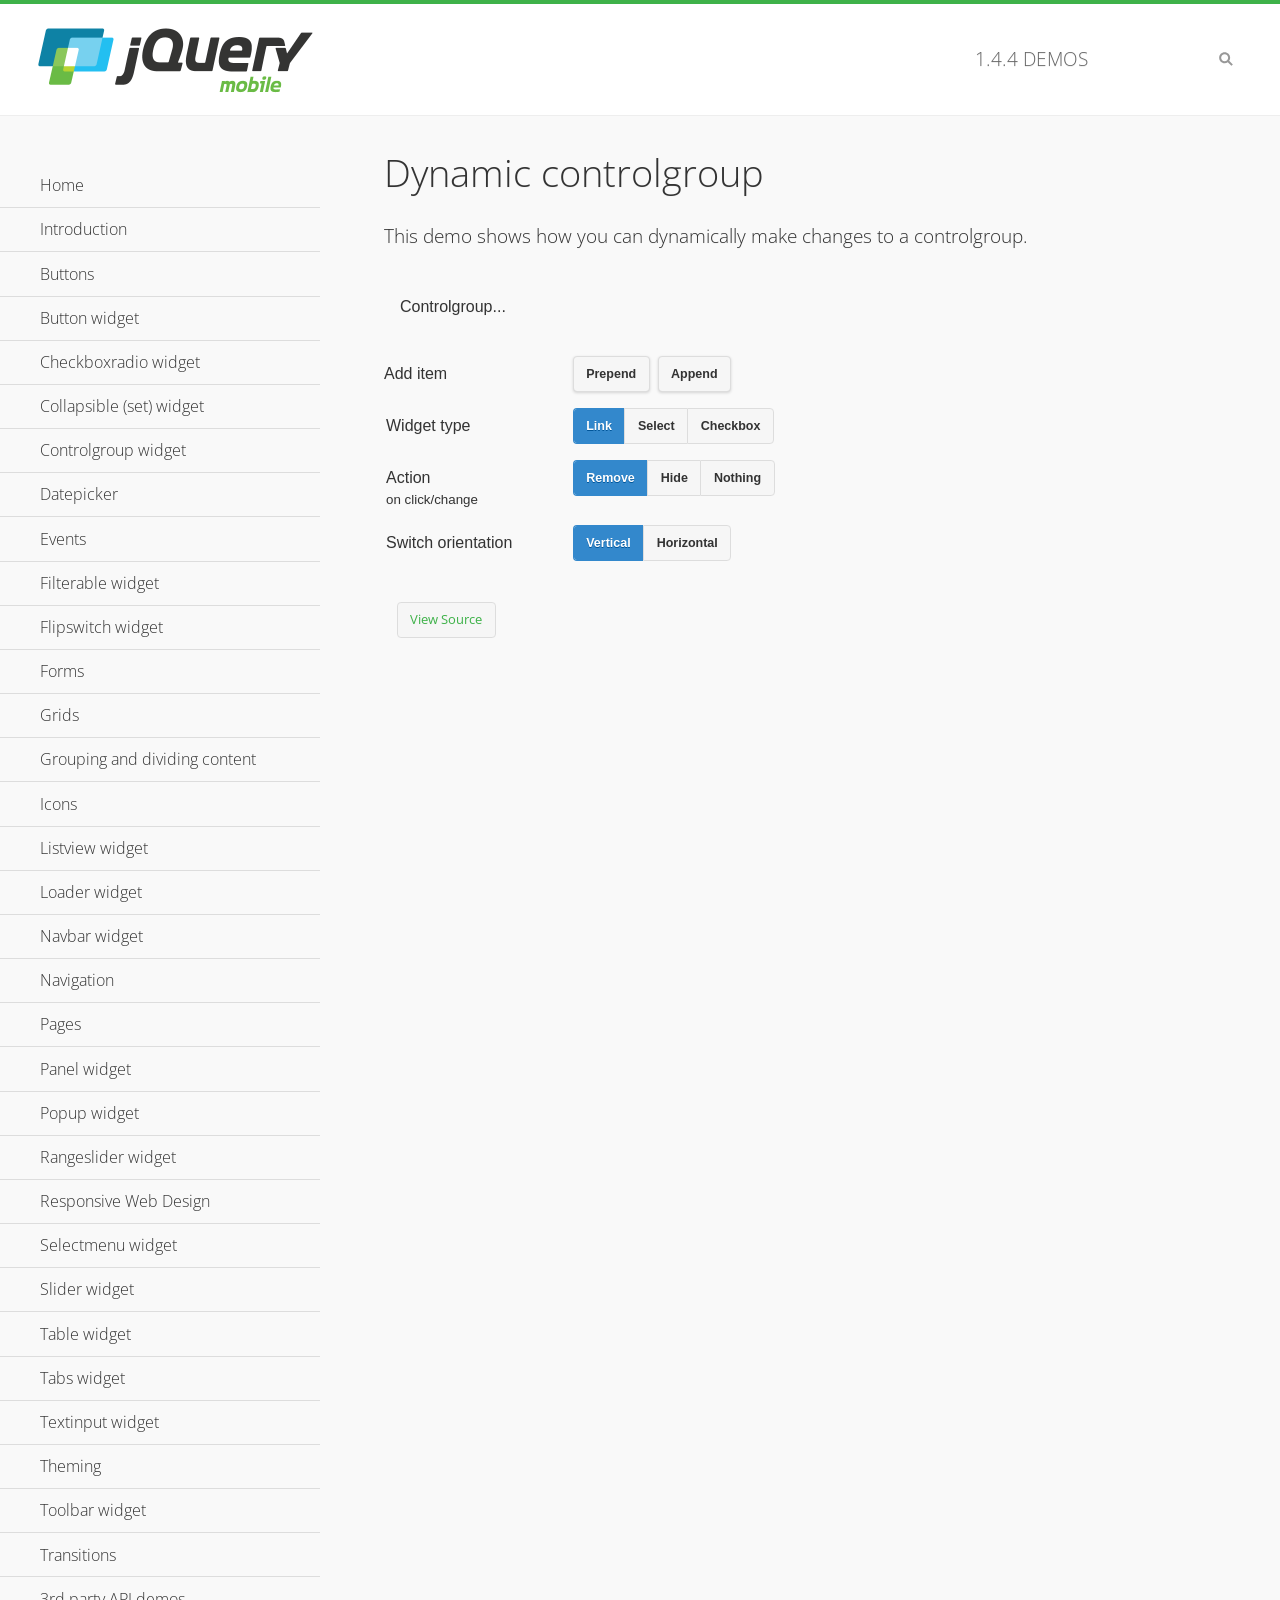
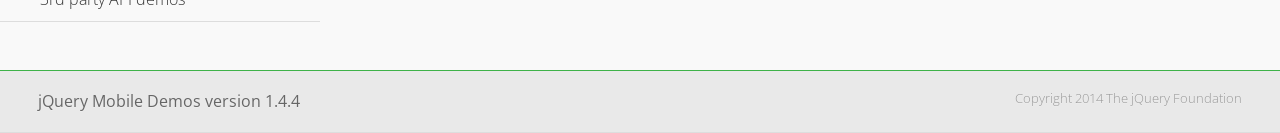
<file: meetingPhone/jquery.mobile-1.4.4/jquery.mobile-1.4.4/demos/controlgroup-dynamic/index.html>
<!DOCTYPE html>
<html>
<head>
	<meta charset="utf-8">
	<meta name="viewport" content="width=device-width, initial-scale=1">
	<title>Dynamic controlgroup - jQuery Mobile Demos</title>
	<link rel="shortcut icon" href="../favicon.ico">
    <link rel="stylesheet" href="http://fonts.googleapis.com/css?family=Open+Sans:300,400,700">
	<link rel="stylesheet" href="../css/themes/default/jquery.mobile-1.4.4.min.css">
	<link rel="stylesheet" href="../_assets/css/jqm-demos.css">
	<script src="../js/jquery.js"></script>
	<script src="../_assets/js/index.js"></script>
	<script src="../js/jquery.mobile-1.4.4.min.js"></script>
	<script>
		( function( $, undefined ) {
			var counter = 0;
			$( document ).bind( "pagecreate", function( e ) {
				$( "#prepend, #append", e.target ).on( "click", function( e ) {
					counter++;

					var widgetType = $( "[name='radio-widget']:checked" ).attr( "id" ),
						group = $( "#my-controlgroup" ),
						$el,
						action = function() {
							var action = $( "[name='radio-action']:checked" ).attr( "id" );
							if ( $( $el[1] ).is( "select" ) && action === "hide" ) {
								$el = $( $el[1] ).parents( ".ui-select" );
							}
							$el[ action ]();
							group.controlgroup( "refresh" );
						};

					if ( widgetType === "link" ) {

						$el = $( "<a href='#'>Link " + counter + "</a>" ).bind( "click", action );
						$( "#my-controlgroup" ).controlgroup( "container" )[ $( this ).attr( "id" ) ]( $el );
						$el.buttonMarkup();

					} else if ( widgetType === "select" ) {

						$el = $( "<label for='widget" + counter + "'>Select " + counter + "</label><select id='widget" + counter + "'><option value='option1'>Select " + counter + "</option><option value='option2'>Select option</option></select>" );
						$( $el[ 1 ] ).bind( "change", action);
						$( "#my-controlgroup" ).controlgroup( "container" )[ $( this ).attr( "id" ) ]( $el );
						$( $el[ 1 ] ).selectmenu();

					} else {

						$el = $( "<label for='widget" + counter + "'>Checkbox " + counter + "</label><input type='checkbox' id='widget" + counter + "'></input>" );
						$( $el[ 1 ] ).bind( "change", action );
						$( "#my-controlgroup" ).controlgroup( "container" )[ $( this ).attr( "id" ) ]( $el );
						$( $el[ 1 ] ).checkboxradio();

					}

					group.controlgroup( "refresh" );
				});

				$( "[name='radio-orientation']" ).bind( "change", function( e ) {
					$( "#my-controlgroup" ).controlgroup( "option", "type", ( $( "#isHorizontal" ).is( ":checked" ) ? "horizontal" : "vertical" ) );
				});
			});
		})( jQuery );
	</script>
</head>
<body>
<div data-role="page" class="jqm-demos">

	<div data-role="header" class="jqm-header">
		<h2><a href="../" title="jQuery Mobile Demos home"><img src="../_assets/img/jquery-logo.png" alt="jQuery Mobile"></a></h2>
		<p><span class="jqm-version"></span> Demos</p>
		<a href="#" class="jqm-navmenu-link ui-btn ui-btn-icon-notext ui-corner-all ui-icon-bars ui-nodisc-icon ui-alt-icon ui-btn-left">Menu</a>
		<a href="#" class="jqm-search-link ui-btn ui-btn-icon-notext ui-corner-all ui-icon-search ui-nodisc-icon ui-alt-icon ui-btn-right">Search</a>
	</div><!-- /header -->

	<div role="main" class="ui-content jqm-content">

        <h1>Dynamic controlgroup</h1>

        <p>This demo shows how you can dynamically make changes to a controlgroup.</p>

        <div data-demo-html="true" data-demo-js="true">

            <form>
            	<div class="ui-body ui-body-d ui-corner-all">
                	<p>Controlgroup...</p>
                	<div data-role="controlgroup" id="my-controlgroup"><!-- items will be injected here --></div>
                </div>
            </form>

            <div class="ui-field-contain">
                <label for="prepend">Add item</label>
                <button id="prepend" data-mini="true" data-inline="true">Prepend</button>
                <label for="append" class="ui-hidden-accessible">Action</label>
                <button id="append" data-mini="true" data-inline="true">Append</button>
            </div>

            <form action="#" method="get">
            	<div class="ui-field-contain">
                    <fieldset data-role="controlgroup" data-type="horizontal" data-mini="true">
                        <legend>Widget type</legend>

                        <input type="radio" name="radio-widget" id="link" value="link" checked="checked">
                        <label for="link">Link</label>

                        <input type="radio" name="radio-widget" id="select" value="select">
                        <label for="select">Select</label>

                        <input type="radio" name="radio-widget" id="checkbox" value="checkbox">
                        <label for="checkbox">Checkbox</label>
                    </fieldset>
            	</div>

            	<div class="ui-field-contain">
                    <fieldset data-role="controlgroup" data-type="horizontal" data-mini="true">
                        <legend>Action<br><small>on click/change</small></legend>

                        <input type="radio" name="radio-action" id="remove" value="remove" checked="checked">
                        <label for="remove">Remove</label>

                        <input type="radio" name="radio-action" id="hide" value="hide">
                        <label for="hide">Hide</label>

                        <input type="radio" name="radio-action" id="width" value="width">
                        <label for="width">Nothing</label>
                    </fieldset>
            	</div>

            	<div class="ui-field-contain">
                    <fieldset data-role="controlgroup" data-type="horizontal" data-mini="true">
                        <legend>Switch orientation</legend>

                        <input type="radio" name="radio-orientation" id="isVertical" value="isVertical" checked="checked">
                        <label for="isVertical">Vertical</label>

                        <input type="radio" name="radio-orientation" id="isHorizontal" value="isHorizontal">
                        <label for="isHorizontal">Horizontal</label>
                    </fieldset>
            	</div>

            </form>

        </div><!--/demo-html -->

	</div><!-- /content -->
	    <div data-role="panel" class="jqm-navmenu-panel" data-position="left" data-display="overlay" data-theme="a">
	    	<ul class="jqm-list ui-alt-icon ui-nodisc-icon">
<li data-filtertext="demos homepage" data-icon="home"><a href=".././">Home</a></li>
<li data-filtertext="introduction overview getting started"><a href="../intro/" data-ajax="false">Introduction</a></li>
<li data-filtertext="buttons button markup buttonmarkup method anchor link button element"><a href="../button-markup/" data-ajax="false">Buttons</a></li>
<li data-filtertext="form button widget input button submit reset"><a href="../button/" data-ajax="false">Button widget</a></li>
<li data-role="collapsible" data-enhanced="true" data-collapsed-icon="carat-d" data-expanded-icon="carat-u" data-iconpos="right" data-inset="false" class="ui-collapsible ui-collapsible-themed-content ui-collapsible-collapsed">
	<h3 class="ui-collapsible-heading ui-collapsible-heading-collapsed">
		<a href="#" class="ui-collapsible-heading-toggle ui-btn ui-btn-icon-right ui-btn-inherit ui-icon-carat-d">
		    Checkboxradio widget<span class="ui-collapsible-heading-status"> click to expand contents</span>
		</a>
	</h3>
	<div class="ui-collapsible-content ui-body-inherit ui-collapsible-content-collapsed" aria-hidden="true">
		<ul>
			<li data-filtertext="form checkboxradio widget checkbox input checkboxes controlgroups"><a href="../checkboxradio-checkbox/" data-ajax="false">Checkboxes</a></li>
			<li data-filtertext="form checkboxradio widget radio input radio buttons controlgroups"><a href="../checkboxradio-radio/" data-ajax="false">Radio buttons</a></li>
		</ul>
	</div>
</li>
<li data-role="collapsible" data-enhanced="true" data-collapsed-icon="carat-d" data-expanded-icon="carat-u" data-iconpos="right" data-inset="false" class="ui-collapsible ui-collapsible-themed-content ui-collapsible-collapsed">
	<h3 class="ui-collapsible-heading ui-collapsible-heading-collapsed">
		<a href="#" class="ui-collapsible-heading-toggle ui-btn ui-btn-icon-right ui-btn-inherit ui-icon-carat-d">
			Collapsible (set) widget<span class="ui-collapsible-heading-status"> click to expand contents</span>
		</a>
	</h3>
	<div class="ui-collapsible-content ui-body-inherit ui-collapsible-content-collapsed" aria-hidden="true">
		<ul>
			<li data-filtertext="collapsibles content formatting"><a href="../collapsible/" data-ajax="false">Collapsible</a></li>
			<li data-filtertext="dynamic collapsible set accordion append expand"><a href="../collapsible-dynamic/" data-ajax="false">Dynamic collapsibles</a></li>
			<li data-filtertext="accordions collapsible set widget content formatting grouped collapsibles"><a href="../collapsibleset/" data-ajax="false">Collapsible set</a></li>
		</ul>
	</div>
</li>
<li data-role="collapsible" data-enhanced="true" data-collapsed-icon="carat-d" data-expanded-icon="carat-u" data-iconpos="right" data-inset="false" class="ui-collapsible ui-collapsible-themed-content ui-collapsible-collapsed">
	<h3 class="ui-collapsible-heading ui-collapsible-heading-collapsed">
		<a href="#" class="ui-collapsible-heading-toggle ui-btn ui-btn-icon-right ui-btn-inherit ui-icon-carat-d">
			Controlgroup widget<span class="ui-collapsible-heading-status"> click to expand contents</span>
		</a>
	</h3>
	<div class="ui-collapsible-content ui-body-inherit ui-collapsible-content-collapsed" aria-hidden="true">
		<ul>
			<li data-filtertext="controlgroups selectmenu checkboxradio input grouped buttons horizontal vertical"><a href="../controlgroup/" data-ajax="false">Controlgroup</a></li>
			<li data-filtertext="dynamic controlgroup dynamically add buttons"><a href="../controlgroup-dynamic/" data-ajax="false">Dynamic controlgroups</a></li>
		</ul>
	</div>
</li>
<li data-filtertext="form datepicker widget date input"><a href="../datepicker/" data-ajax="false">Datepicker</a></li>
<li data-role="collapsible" data-enhanced="true" data-collapsed-icon="carat-d" data-expanded-icon="carat-u" data-iconpos="right" data-inset="false" class="ui-collapsible ui-collapsible-themed-content ui-collapsible-collapsed">
	<h3 class="ui-collapsible-heading ui-collapsible-heading-collapsed">
		<a href="#" class="ui-collapsible-heading-toggle ui-btn ui-btn-icon-right ui-btn-inherit ui-icon-carat-d">
			Events<span class="ui-collapsible-heading-status"> click to expand contents</span>
		</a>
	</h3>
	<div class="ui-collapsible-content ui-body-inherit ui-collapsible-content-collapsed" aria-hidden="true">
		<ul>
			<li data-filtertext="swipe to delete list items listviews swipe events"><a href="../swipe-list/" data-ajax="false">Swipe list items</a></li>
			<li data-filtertext="swipe to navigate swipe page navigation swipe events"><a href="../swipe-page/" data-ajax="false">Swipe page navigation</a></li>
		</ul>
	</div>
</li>
<li data-filtertext="filterable filter elements sorting searching listview table"><a href="../filterable/" data-ajax="false">Filterable widget</a></li>
<li data-filtertext="form flipswitch widget flip toggle switch binary select checkbox input"><a href="../flipswitch/" data-ajax="false">Flipswitch widget</a></li>
<li data-role="collapsible" data-enhanced="true" data-collapsed-icon="carat-d" data-expanded-icon="carat-u" data-iconpos="right" data-inset="false" class="ui-collapsible ui-collapsible-themed-content ui-collapsible-collapsed">
	<h3 class="ui-collapsible-heading ui-collapsible-heading-collapsed">
		<a href="#" class="ui-collapsible-heading-toggle ui-btn ui-btn-icon-right ui-btn-inherit ui-icon-carat-d">
			Forms<span class="ui-collapsible-heading-status"> click to expand contents</span>
		</a>
	</h3>
	<div class="ui-collapsible-content ui-body-inherit ui-collapsible-content-collapsed" aria-hidden="true">
		<ul>
			<li data-filtertext="forms text checkbox radio range button submit reset inputs selects textarea slider flipswitch label form elements"><a href="../forms/" data-ajax="false">Forms</a></li>
			<li data-filtertext="form hide labels hidden accessible ui-hidden-accessible forms"><a href="../forms-label-hidden-accessible/" data-ajax="false">Hide labels</a></li>
			<li data-filtertext="form field containers fieldcontain ui-field-contain forms"><a href="../forms-field-contain/" data-ajax="false">Field containers</a></li>
			<li data-filtertext="forms disabled form elements"><a href="../forms-disabled/" data-ajax="false">Forms disabled</a></li>
			<li data-filtertext="forms gallery examples overview forms text checkbox radio range button submit reset inputs selects textarea slider flipswitch label form elements"><a href="../forms-gallery/" data-ajax="false">Forms gallery</a></li>
		</ul>
	</div>
</li>
<li data-role="collapsible" data-enhanced="true" data-collapsed-icon="carat-d" data-expanded-icon="carat-u" data-iconpos="right" data-inset="false" class="ui-collapsible ui-collapsible-themed-content ui-collapsible-collapsed">
	<h3 class="ui-collapsible-heading ui-collapsible-heading-collapsed">
		<a href="#" class="ui-collapsible-heading-toggle ui-btn ui-btn-icon-right ui-btn-inherit ui-icon-carat-d">
			Grids<span class="ui-collapsible-heading-status"> click to expand contents</span>
		</a>
	</h3>
	<div class="ui-collapsible-content ui-body-inherit ui-collapsible-content-collapsed" aria-hidden="true">
		<ul>
			<li data-filtertext="grids columns blocks content formatting rwd responsive css framework"><a href="../grids/" data-ajax="false">Grids</a></li>
			<li data-filtertext="buttons in grids css framework"><a href="../grids-buttons/" data-ajax="false">Buttons in grids</a></li>
			<li data-filtertext="custom responsive grids rwd css framework"><a href="../grids-custom-responsive/" data-ajax="false">Custom responsive grids</a></li>
		</ul>
	</div>
</li>
<li data-filtertext="blocks content formatting sections heading"><a href="../body-bar-classes/" data-ajax="false">Grouping and dividing content</a></li>
<li data-role="collapsible" data-enhanced="true" data-collapsed-icon="carat-d" data-expanded-icon="carat-u" data-iconpos="right" data-inset="false" class="ui-collapsible ui-collapsible-themed-content ui-collapsible-collapsed">
	<h3 class="ui-collapsible-heading ui-collapsible-heading-collapsed">
		<a href="#" class="ui-collapsible-heading-toggle ui-btn ui-btn-icon-right ui-btn-inherit ui-icon-carat-d">
			Icons<span class="ui-collapsible-heading-status"> click to expand contents</span>
		</a>
	</h3>
	<div class="ui-collapsible-content ui-body-inherit ui-collapsible-content-collapsed" aria-hidden="true">
		<ul>
			<li data-filtertext="button icons svg disc alt custom icon position"><a href="../icons/" data-ajax="false">Icons</a></li>
			<li data-filtertext=""><a href="../icons-grunticon/" data-ajax="false">Grunticon loader</a></li>
		</ul>
	</div>
</li>
<li data-role="collapsible" data-enhanced="true" data-collapsed-icon="carat-d" data-expanded-icon="carat-u" data-iconpos="right" data-inset="false" class="ui-collapsible ui-collapsible-themed-content ui-collapsible-collapsed">
	<h3 class="ui-collapsible-heading ui-collapsible-heading-collapsed">
		<a href="#" class="ui-collapsible-heading-toggle ui-btn ui-btn-icon-right ui-btn-inherit ui-icon-carat-d">
			Listview widget<span class="ui-collapsible-heading-status"> click to expand contents</span>
		</a>
	</h3>
	<div class="ui-collapsible-content ui-body-inherit ui-collapsible-content-collapsed" aria-hidden="true">
		<ul>
			<li data-filtertext="listview widget thumbnails icons nested split button collapsible ul ol"><a href="../listview/" data-ajax="false">Listview</a></li>
			<li data-filtertext="autocomplete filterable reveal listview filtertextbeforefilter placeholder"><a href="../listview-autocomplete/" data-ajax="false">Listview autocomplete</a></li>
			<li data-filtertext="autocomplete filterable reveal listview remote data filtertextbeforefilter placeholder"><a href="../listview-autocomplete-remote/" data-ajax="false">Listview autocomplete remote data</a></li>
			<li data-filtertext="autodividers anchor jump scroll linkbars listview lists ul ol"><a href="../listview-autodividers-linkbar/" data-ajax="false">Listview autodividers linkbar</a></li>
			<li data-filtertext="listview autodividers selector autodividersselector lists ul ol"><a href="../listview-autodividers-selector/" data-ajax="false">Listview autodividers selector</a></li>
			<li data-filtertext="listview nested list items"><a href="../listview-nested-lists/" data-ajax="false">Nested Listviews</a></li>
			<li data-filtertext="listview collapsible list items flat"><a href="../listview-collapsible-item-flat/" data-ajax="false">Listview collapsible list items (flat)</a></li>
			<li data-filtertext="listview collapsible list indented"><a href="../listview-collapsible-item-indented/" data-ajax="false">Listview collapsible list items (indented)</a></li>
			<li data-filtertext="grid listview responsive grids responsive listviews lists ul"><a href="../listview-grid/" data-ajax="false">Listview responsive grid</a></li>
		</ul>
	</div>
</li>
<li data-filtertext="loader widget page loading navigation overlay spinner"><a href="../loader/" data-ajax="false">Loader widget</a></li>
<li data-filtertext="navbar widget navmenu toolbars header footer"><a href="../navbar/" data-ajax="false">Navbar widget</a></li>
<li data-role="collapsible" data-enhanced="true" data-collapsed-icon="carat-d" data-expanded-icon="carat-u" data-iconpos="right" data-inset="false" class="ui-collapsible ui-collapsible-themed-content ui-collapsible-collapsed">
	<h3 class="ui-collapsible-heading ui-collapsible-heading-collapsed">
		<a href="#" class="ui-collapsible-heading-toggle ui-btn ui-btn-icon-right ui-btn-inherit ui-icon-carat-d">
			Navigation<span class="ui-collapsible-heading-status"> click to expand contents</span>
		</a>
	</h3>
	<div class="ui-collapsible-content ui-body-inherit ui-collapsible-content-collapsed" aria-hidden="true">
		<ul>
			<li data-filtertext="ajax navigation navigate widget history event method"><a href="../navigation/" data-ajax="false">Navigation</a></li>
			<li data-filtertext="linking pages page links navigation ajax prefetch cache"><a href="../navigation-linking-pages/" data-ajax="false">Linking pages</a></li>
			<!-- <li data-filtertext="php redirect server redirection server-side navigation"><a href="../navigation-php-redirect/" data-ajax="false">PHP redirect demo</a></li>-->
			<li data-filtertext="navigation redirection hash query"><a href="../navigation-hash-processing/" data-ajax="false">Hash processing demo</a></li>
			<li data-filtertext="navigation redirection hash query"><a href="../page-events/" data-ajax="false">Page Navigation Events</a></li>
		</ul>
	</div>
</li>
<li data-role="collapsible" data-enhanced="true" data-collapsed-icon="carat-d" data-expanded-icon="carat-u" data-iconpos="right" data-inset="false" class="ui-collapsible ui-collapsible-themed-content ui-collapsible-collapsed">
	<h3 class="ui-collapsible-heading ui-collapsible-heading-collapsed">
		<a href="#" class="ui-collapsible-heading-toggle ui-btn ui-btn-icon-right ui-btn-inherit ui-icon-carat-d">
			Pages<span class="ui-collapsible-heading-status"> click to expand contents</span>
		</a>
	</h3>
	<div class="ui-collapsible-content ui-body-inherit ui-collapsible-content-collapsed" aria-hidden="true">
		<ul>
			<li data-filtertext="pages page widget ajax navigation"><a href="../pages/" data-ajax="false">Pages</a></li>
			<li data-filtertext="single page"><a href="../pages-single-page/" data-ajax="false">Single page</a></li>
			<li data-filtertext="multipage multi-page page"><a href="../pages-multi-page/" data-ajax="false">Multi-page template</a></li>
			<li data-filtertext="dialog page widget modal popup"><a href="../pages-dialog/" data-ajax="false">Dialog page</a></li>
		</ul>
	</div>
</li>
<li data-role="collapsible" data-enhanced="true" data-collapsed-icon="carat-d" data-expanded-icon="carat-u" data-iconpos="right" data-inset="false" class="ui-collapsible ui-collapsible-themed-content ui-collapsible-collapsed">
	<h3 class="ui-collapsible-heading ui-collapsible-heading-collapsed">
		<a href="#" class="ui-collapsible-heading-toggle ui-btn ui-btn-icon-right ui-btn-inherit ui-icon-carat-d">
			Panel widget<span class="ui-collapsible-heading-status"> click to expand contents</span>
		</a>
	</h3>
	<div class="ui-collapsible-content ui-body-inherit ui-collapsible-content-collapsed" aria-hidden="true">
		<ul>
			<li data-filtertext="panel widget sliding panels reveal push overlay responsive"><a href="../panel/" data-ajax="false">Panel</a></li>
			<li data-filtertext=""><a href="../panel-external/" data-ajax="false">External panels</a></li>
			<li data-filtertext="panel "><a href="../panel-fixed/" data-ajax="false">Fixed panels</a></li>
			<li data-filtertext="panel slide panels sliding panels shadow rwd responsive breakpoint"><a href="../panel-responsive/" data-ajax="false">Panels responsive</a></li>
			<li data-filtertext="panel custom style custom panel width reveal shadow listview panel styling page background wrapper"><a href="../panel-styling/" data-ajax="false">Custom panel style</a></li>
			<li data-filtertext="panel open on swipe"><a href="../panel-swipe-open/" data-ajax="false">Panel open on swipe</a></li>
			<li data-filtertext="panels outside page internal external toolbars"><a href="../panel-external-internal/" data-ajax="false">Panel external and internal</a></li>
		</ul>
	</div>
</li>
<li data-role="collapsible" data-enhanced="true" data-collapsed-icon="carat-d" data-expanded-icon="carat-u" data-iconpos="right" data-inset="false" class="ui-collapsible ui-collapsible-themed-content ui-collapsible-collapsed">
	<h3 class="ui-collapsible-heading ui-collapsible-heading-collapsed">
		<a href="#" class="ui-collapsible-heading-toggle ui-btn ui-btn-icon-right ui-btn-inherit ui-icon-carat-d">
			Popup widget<span class="ui-collapsible-heading-status"> click to expand contents</span>
		</a>
	</h3>
	<div class="ui-collapsible-content ui-body-inherit ui-collapsible-content-collapsed" aria-hidden="true">
		<ul>
			<li data-filtertext="popup widget popups dialog modal transition tooltip lightbox form overlay screen flip pop fade transition"><a href="../popup/" data-ajax="false">Popup</a></li>
			<li data-filtertext="popup alignment position"><a href="../popup-alignment/" data-ajax="false">Popup alignment</a></li>
			<li data-filtertext="popup arrow size popups popover"><a href="../popup-arrow-size/" data-ajax="false">Popup arrow size</a></li>
			<li data-filtertext="dynamic popups popup images lightbox"><a href="../popup-dynamic/" data-ajax="false">Dynamic popups</a></li>
			<li data-filtertext="popups with iframes scaling"><a href="../popup-iframe/" data-ajax="false">Popups with iframes</a></li>
			<li data-filtertext="popup image scaling"><a href="../popup-image-scaling/" data-ajax="false">Popup image scaling</a></li>
			<li data-filtertext="external popup outside multi-page"><a href="../popup-outside-multipage/" data-ajax="false">Popup outside multi-page</a></li>
		</ul>
	</div>
</li>
<li data-filtertext="form rangeslider widget dual sliders dual handle sliders range input"><a href="../rangeslider/" data-ajax="false">Rangeslider widget</a></li>
<li data-filtertext="responsive web design rwd adaptive progressive enhancement PE accessible mobile breakpoints media query media queries"><a href="../rwd/" data-ajax="false">Responsive Web Design</a></li>
<li data-role="collapsible" data-enhanced="true" data-collapsed-icon="carat-d" data-expanded-icon="carat-u" data-iconpos="right" data-inset="false" class="ui-collapsible ui-collapsible-themed-content ui-collapsible-collapsed">
	<h3 class="ui-collapsible-heading ui-collapsible-heading-collapsed">
		<a href="#" class="ui-collapsible-heading-toggle ui-btn ui-btn-icon-right ui-btn-inherit ui-icon-carat-d">
			Selectmenu widget<span class="ui-collapsible-heading-status"> click to expand contents</span>
		</a>
	</h3>
	<div class="ui-collapsible-content ui-body-inherit ui-collapsible-content-collapsed" aria-hidden="true">
		<ul>
			<li data-filtertext="form selectmenu widget select input custom select menu selects"><a href="../selectmenu/" data-ajax="false">Selectmenu</a></li>
			<li data-filtertext="form custom select menu selectmenu widget custom menu option optgroup multiple selects"><a href="../selectmenu-custom/" data-ajax="false">Custom select menu</a></li>
			<li data-filtertext="filterable select filter popup dialog"><a href="../selectmenu-custom-filter/" data-ajax="false">Custom select menu with filter</a></li>
		</ul>
	</div>
</li>
<li data-role="collapsible" data-enhanced="true" data-collapsed-icon="carat-d" data-expanded-icon="carat-u" data-iconpos="right" data-inset="false" class="ui-collapsible ui-collapsible-themed-content ui-collapsible-collapsed">
	<h3 class="ui-collapsible-heading ui-collapsible-heading-collapsed">
		<a href="#" class="ui-collapsible-heading-toggle ui-btn ui-btn-icon-right ui-btn-inherit ui-icon-carat-d">
			Slider widget<span class="ui-collapsible-heading-status"> click to expand contents</span>
		</a>
	</h3>
	<div class="ui-collapsible-content ui-body-inherit ui-collapsible-content-collapsed" aria-hidden="true">
		<ul>
			<li data-filtertext="form slider widget range input single sliders"><a href="../slider/" data-ajax="false">Slider</a></li>
			<li data-filtertext="form slider widget flipswitch slider binary select flip toggle switch"><a href="../slider-flipswitch/" data-ajax="false">Slider flip toggle switch</a></li>
			<li data-filtertext="form slider tooltip handle value input range sliders"><a href="../slider-tooltip/" data-ajax="false">Slider tooltip</a></li>
		</ul>
	</div>
</li>
<li data-role="collapsible" data-enhanced="true" data-collapsed-icon="carat-d" data-expanded-icon="carat-u" data-iconpos="right" data-inset="false" class="ui-collapsible ui-collapsible-themed-content ui-collapsible-collapsed">
	<h3 class="ui-collapsible-heading ui-collapsible-heading-collapsed">
		<a href="#" class="ui-collapsible-heading-toggle ui-btn ui-btn-icon-right ui-btn-inherit ui-icon-carat-d">
			Table widget<span class="ui-collapsible-heading-status"> click to expand contents</span>
		</a>
	</h3>
	<div class="ui-collapsible-content ui-body-inherit ui-collapsible-content-collapsed" aria-hidden="true">
		<ul>
			<li data-filtertext="table widget reflow column toggle th td responsive tables rwd hide show tabular"><a href="../table-column-toggle/" data-ajax="false">Table Column Toggle</a></li>
			<li data-filtertext="table column toggle phone comparison demo"><a href="../table-column-toggle-example/" data-ajax="false">Table Column Toggle demo</a></li>
			<li data-filtertext="responsive tables table column toggle heading groups rwd breakpoint"><a href="../table-column-toggle-heading-groups/" data-ajax="false">Table Column Toggle heading groups</a></li>
			<li data-filtertext="responsive tables table column toggle hide rwd breakpoint customization options"><a href="../table-column-toggle-options/" data-ajax="false">Table Column Toggle options</a></li>
			<li data-filtertext="table reflow th td responsive rwd columns tabular"><a href="../table-reflow/" data-ajax="false">Table Reflow</a></li>
			<li data-filtertext="responsive tables table reflow heading groups rwd breakpoint"><a href="../table-reflow-heading-groups/" data-ajax="false">Table Reflow heading groups</a></li>
			<li data-filtertext="responsive tables table reflow stripes strokes table style"><a href="../table-reflow-stripes-strokes/" data-ajax="false">Table Reflow stripes and strokes</a></li>
			<li data-filtertext="responsive tables table reflow stack custom styles"><a href="../table-reflow-styling/" data-ajax="false">Table Reflow custom styles</a></li>
		</ul>
	</div>
</li>
<li data-filtertext="ui tabs widget"><a href="../tabs/" data-ajax="false">Tabs widget</a></li>
<li data-filtertext="form textinput widget text input textarea number date time tel email file color password"><a href="../textinput/" data-ajax="false">Textinput widget</a></li>
<li data-role="collapsible" data-enhanced="true" data-collapsed-icon="carat-d" data-expanded-icon="carat-u" data-iconpos="right" data-inset="false" class="ui-collapsible ui-collapsible-themed-content ui-collapsible-collapsed">
	<h3 class="ui-collapsible-heading ui-collapsible-heading-collapsed">
		<a href="#" class="ui-collapsible-heading-toggle ui-btn ui-btn-icon-right ui-btn-inherit ui-icon-carat-d">
			Theming<span class="ui-collapsible-heading-status"> click to expand contents</span>
		</a>
	</h3>
	<div class="ui-collapsible-content ui-body-inherit ui-collapsible-content-collapsed" aria-hidden="true">
		<ul>
			<li data-filtertext="default theme swatches theming style css"><a href="../theme-default/" data-ajax="false">Default theme</a></li>
			<li data-filtertext="classic theme old theme swatches theming style css"><a href="../theme-classic/" data-ajax="false">Classic theme</a></li>
		</ul>
	</div>
</li>
<li data-role="collapsible" data-enhanced="true" data-collapsed-icon="carat-d" data-expanded-icon="carat-u" data-iconpos="right" data-inset="false" class="ui-collapsible ui-collapsible-themed-content ui-collapsible-collapsed">
	<h3 class="ui-collapsible-heading ui-collapsible-heading-collapsed">
		<a href="#" class="ui-collapsible-heading-toggle ui-btn ui-btn-icon-right ui-btn-inherit ui-icon-carat-d">
			Toolbar widget<span class="ui-collapsible-heading-status"> click to expand contents</span>
		</a>
	</h3>
	<div class="ui-collapsible-content ui-body-inherit ui-collapsible-content-collapsed" aria-hidden="true">
		<ul>
			<li data-filtertext="toolbar widget header footer toolbars fixed fullscreen external sections"><a href="../toolbar/" data-ajax="false">Toolbar</a></li>
			<li data-filtertext="dynamic toolbars dynamically add toolbar header footer"><a href="../toolbar-dynamic/" data-ajax="false">Dynamic toolbars</a></li>
			<li data-filtertext="external toolbars header footer"><a href="../toolbar-external/" data-ajax="false">External toolbars</a></li>
			<li data-filtertext="fixed toolbars header footer"><a href="../toolbar-fixed/" data-ajax="false">Fixed toolbars</a></li>
			<li data-filtertext="fixed fullscreen toolbars header footer"><a href="../toolbar-fixed-fullscreen/" data-ajax="false">Fullscreen toolbars</a></li>
			<li data-filtertext="external fixed toolbars header footer"><a href="../toolbar-fixed-external/" data-ajax="false">Fixed external toolbars</a></li>
			<li data-filtertext="external persistent toolbars header footer navbar navmenu"><a href="../toolbar-fixed-persistent/" data-ajax="false">Persistent toolbars</a></li>
			<li data-filtertext="external ajax optimized toolbars persistent toolbars header footer navbar"><a href="../toolbar-fixed-persistent-optimized/" data-ajax="false">Ajax optimized toolbars</a></li>
			<li data-filtertext="form in toolbars header footer"><a href="../toolbar-fixed-forms/" data-ajax="false">Form in toolbar</a></li>
		</ul>
	</div>
</li>
<li data-filtertext="page transitions animated pages popup navigation flip slide fade pop"><a href="../transitions/" data-ajax="false">Transitions</a></li>
<li data-role="collapsible" data-enhanced="true" data-collapsed-icon="carat-d" data-expanded-icon="carat-u" data-iconpos="right" data-inset="false" class="ui-collapsible ui-collapsible-themed-content ui-collapsible-collapsed">
	<h3 class="ui-collapsible-heading ui-collapsible-heading-collapsed">
		<a href="#" class="ui-collapsible-heading-toggle ui-btn ui-btn-icon-right ui-btn-inherit ui-icon-carat-d">
			3rd party API demos<span class="ui-collapsible-heading-status"> click to expand contents</span>
		</a>
	</h3>
	<div class="ui-collapsible-content ui-body-inherit ui-collapsible-content-collapsed" aria-hidden="true">
		<ul>
			<li data-filtertext="backbone requirejs navigation router"><a href="../backbone-requirejs/" data-ajax="false">Backbone RequireJS</a></li>
			<li data-filtertext="google maps geolocation demo"><a href="../map-geolocation/" data-ajax="false">Google Maps geolocation</a></li>
			<li data-filtertext="google maps hybrid"><a href="../map-list-toggle/" data-ajax="false">Google Maps list toggle</a></li>
		</ul>
	</div>
</li>



		     </ul>
		</div><!-- /panel -->


	<div data-role="footer" data-position="fixed" data-tap-toggle="false" class="jqm-footer">
		<p>jQuery Mobile Demos version <span class="jqm-version"></span></p>
		<p>Copyright 2014 The jQuery Foundation</p>
	</div><!-- /footer -->
	<!-- TODO: This should become an external panel so we can add input to markup (unique ID) -->
    <div data-role="panel" class="jqm-search-panel" data-position="right" data-display="overlay" data-theme="a">
		<div class="jqm-search">
			<ul class="jqm-list" data-filter-placeholder="Search demos..." data-filter-reveal="true">
<li data-filtertext="demos homepage" data-icon="home"><a href=".././">Home</a></li>
<li data-filtertext="introduction overview getting started"><a href="../intro/" data-ajax="false">Introduction</a></li>
<li data-filtertext="buttons button markup buttonmarkup method anchor link button element"><a href="../button-markup/" data-ajax="false">Buttons</a></li>
<li data-filtertext="form button widget input button submit reset"><a href="../button/" data-ajax="false">Button widget</a></li>
<li data-role="collapsible" data-enhanced="true" data-collapsed-icon="carat-d" data-expanded-icon="carat-u" data-iconpos="right" data-inset="false" class="ui-collapsible ui-collapsible-themed-content ui-collapsible-collapsed">
	<h3 class="ui-collapsible-heading ui-collapsible-heading-collapsed">
		<a href="#" class="ui-collapsible-heading-toggle ui-btn ui-btn-icon-right ui-btn-inherit ui-icon-carat-d">
		    Checkboxradio widget<span class="ui-collapsible-heading-status"> click to expand contents</span>
		</a>
	</h3>
	<div class="ui-collapsible-content ui-body-inherit ui-collapsible-content-collapsed" aria-hidden="true">
		<ul>
			<li data-filtertext="form checkboxradio widget checkbox input checkboxes controlgroups"><a href="../checkboxradio-checkbox/" data-ajax="false">Checkboxes</a></li>
			<li data-filtertext="form checkboxradio widget radio input radio buttons controlgroups"><a href="../checkboxradio-radio/" data-ajax="false">Radio buttons</a></li>
		</ul>
	</div>
</li>
<li data-role="collapsible" data-enhanced="true" data-collapsed-icon="carat-d" data-expanded-icon="carat-u" data-iconpos="right" data-inset="false" class="ui-collapsible ui-collapsible-themed-content ui-collapsible-collapsed">
	<h3 class="ui-collapsible-heading ui-collapsible-heading-collapsed">
		<a href="#" class="ui-collapsible-heading-toggle ui-btn ui-btn-icon-right ui-btn-inherit ui-icon-carat-d">
			Collapsible (set) widget<span class="ui-collapsible-heading-status"> click to expand contents</span>
		</a>
	</h3>
	<div class="ui-collapsible-content ui-body-inherit ui-collapsible-content-collapsed" aria-hidden="true">
		<ul>
			<li data-filtertext="collapsibles content formatting"><a href="../collapsible/" data-ajax="false">Collapsible</a></li>
			<li data-filtertext="dynamic collapsible set accordion append expand"><a href="../collapsible-dynamic/" data-ajax="false">Dynamic collapsibles</a></li>
			<li data-filtertext="accordions collapsible set widget content formatting grouped collapsibles"><a href="../collapsibleset/" data-ajax="false">Collapsible set</a></li>
		</ul>
	</div>
</li>
<li data-role="collapsible" data-enhanced="true" data-collapsed-icon="carat-d" data-expanded-icon="carat-u" data-iconpos="right" data-inset="false" class="ui-collapsible ui-collapsible-themed-content ui-collapsible-collapsed">
	<h3 class="ui-collapsible-heading ui-collapsible-heading-collapsed">
		<a href="#" class="ui-collapsible-heading-toggle ui-btn ui-btn-icon-right ui-btn-inherit ui-icon-carat-d">
			Controlgroup widget<span class="ui-collapsible-heading-status"> click to expand contents</span>
		</a>
	</h3>
	<div class="ui-collapsible-content ui-body-inherit ui-collapsible-content-collapsed" aria-hidden="true">
		<ul>
			<li data-filtertext="controlgroups selectmenu checkboxradio input grouped buttons horizontal vertical"><a href="../controlgroup/" data-ajax="false">Controlgroup</a></li>
			<li data-filtertext="dynamic controlgroup dynamically add buttons"><a href="../controlgroup-dynamic/" data-ajax="false">Dynamic controlgroups</a></li>
		</ul>
	</div>
</li>
<li data-filtertext="form datepicker widget date input"><a href="../datepicker/" data-ajax="false">Datepicker</a></li>
<li data-role="collapsible" data-enhanced="true" data-collapsed-icon="carat-d" data-expanded-icon="carat-u" data-iconpos="right" data-inset="false" class="ui-collapsible ui-collapsible-themed-content ui-collapsible-collapsed">
	<h3 class="ui-collapsible-heading ui-collapsible-heading-collapsed">
		<a href="#" class="ui-collapsible-heading-toggle ui-btn ui-btn-icon-right ui-btn-inherit ui-icon-carat-d">
			Events<span class="ui-collapsible-heading-status"> click to expand contents</span>
		</a>
	</h3>
	<div class="ui-collapsible-content ui-body-inherit ui-collapsible-content-collapsed" aria-hidden="true">
		<ul>
			<li data-filtertext="swipe to delete list items listviews swipe events"><a href="../swipe-list/" data-ajax="false">Swipe list items</a></li>
			<li data-filtertext="swipe to navigate swipe page navigation swipe events"><a href="../swipe-page/" data-ajax="false">Swipe page navigation</a></li>
		</ul>
	</div>
</li>
<li data-filtertext="filterable filter elements sorting searching listview table"><a href="../filterable/" data-ajax="false">Filterable widget</a></li>
<li data-filtertext="form flipswitch widget flip toggle switch binary select checkbox input"><a href="../flipswitch/" data-ajax="false">Flipswitch widget</a></li>
<li data-role="collapsible" data-enhanced="true" data-collapsed-icon="carat-d" data-expanded-icon="carat-u" data-iconpos="right" data-inset="false" class="ui-collapsible ui-collapsible-themed-content ui-collapsible-collapsed">
	<h3 class="ui-collapsible-heading ui-collapsible-heading-collapsed">
		<a href="#" class="ui-collapsible-heading-toggle ui-btn ui-btn-icon-right ui-btn-inherit ui-icon-carat-d">
			Forms<span class="ui-collapsible-heading-status"> click to expand contents</span>
		</a>
	</h3>
	<div class="ui-collapsible-content ui-body-inherit ui-collapsible-content-collapsed" aria-hidden="true">
		<ul>
			<li data-filtertext="forms text checkbox radio range button submit reset inputs selects textarea slider flipswitch label form elements"><a href="../forms/" data-ajax="false">Forms</a></li>
			<li data-filtertext="form hide labels hidden accessible ui-hidden-accessible forms"><a href="../forms-label-hidden-accessible/" data-ajax="false">Hide labels</a></li>
			<li data-filtertext="form field containers fieldcontain ui-field-contain forms"><a href="../forms-field-contain/" data-ajax="false">Field containers</a></li>
			<li data-filtertext="forms disabled form elements"><a href="../forms-disabled/" data-ajax="false">Forms disabled</a></li>
			<li data-filtertext="forms gallery examples overview forms text checkbox radio range button submit reset inputs selects textarea slider flipswitch label form elements"><a href="../forms-gallery/" data-ajax="false">Forms gallery</a></li>
		</ul>
	</div>
</li>
<li data-role="collapsible" data-enhanced="true" data-collapsed-icon="carat-d" data-expanded-icon="carat-u" data-iconpos="right" data-inset="false" class="ui-collapsible ui-collapsible-themed-content ui-collapsible-collapsed">
	<h3 class="ui-collapsible-heading ui-collapsible-heading-collapsed">
		<a href="#" class="ui-collapsible-heading-toggle ui-btn ui-btn-icon-right ui-btn-inherit ui-icon-carat-d">
			Grids<span class="ui-collapsible-heading-status"> click to expand contents</span>
		</a>
	</h3>
	<div class="ui-collapsible-content ui-body-inherit ui-collapsible-content-collapsed" aria-hidden="true">
		<ul>
			<li data-filtertext="grids columns blocks content formatting rwd responsive css framework"><a href="../grids/" data-ajax="false">Grids</a></li>
			<li data-filtertext="buttons in grids css framework"><a href="../grids-buttons/" data-ajax="false">Buttons in grids</a></li>
			<li data-filtertext="custom responsive grids rwd css framework"><a href="../grids-custom-responsive/" data-ajax="false">Custom responsive grids</a></li>
		</ul>
	</div>
</li>
<li data-filtertext="blocks content formatting sections heading"><a href="../body-bar-classes/" data-ajax="false">Grouping and dividing content</a></li>
<li data-role="collapsible" data-enhanced="true" data-collapsed-icon="carat-d" data-expanded-icon="carat-u" data-iconpos="right" data-inset="false" class="ui-collapsible ui-collapsible-themed-content ui-collapsible-collapsed">
	<h3 class="ui-collapsible-heading ui-collapsible-heading-collapsed">
		<a href="#" class="ui-collapsible-heading-toggle ui-btn ui-btn-icon-right ui-btn-inherit ui-icon-carat-d">
			Icons<span class="ui-collapsible-heading-status"> click to expand contents</span>
		</a>
	</h3>
	<div class="ui-collapsible-content ui-body-inherit ui-collapsible-content-collapsed" aria-hidden="true">
		<ul>
			<li data-filtertext="button icons svg disc alt custom icon position"><a href="../icons/" data-ajax="false">Icons</a></li>
			<li data-filtertext=""><a href="../icons-grunticon/" data-ajax="false">Grunticon loader</a></li>
		</ul>
	</div>
</li>
<li data-role="collapsible" data-enhanced="true" data-collapsed-icon="carat-d" data-expanded-icon="carat-u" data-iconpos="right" data-inset="false" class="ui-collapsible ui-collapsible-themed-content ui-collapsible-collapsed">
	<h3 class="ui-collapsible-heading ui-collapsible-heading-collapsed">
		<a href="#" class="ui-collapsible-heading-toggle ui-btn ui-btn-icon-right ui-btn-inherit ui-icon-carat-d">
			Listview widget<span class="ui-collapsible-heading-status"> click to expand contents</span>
		</a>
	</h3>
	<div class="ui-collapsible-content ui-body-inherit ui-collapsible-content-collapsed" aria-hidden="true">
		<ul>
			<li data-filtertext="listview widget thumbnails icons nested split button collapsible ul ol"><a href="../listview/" data-ajax="false">Listview</a></li>
			<li data-filtertext="autocomplete filterable reveal listview filtertextbeforefilter placeholder"><a href="../listview-autocomplete/" data-ajax="false">Listview autocomplete</a></li>
			<li data-filtertext="autocomplete filterable reveal listview remote data filtertextbeforefilter placeholder"><a href="../listview-autocomplete-remote/" data-ajax="false">Listview autocomplete remote data</a></li>
			<li data-filtertext="autodividers anchor jump scroll linkbars listview lists ul ol"><a href="../listview-autodividers-linkbar/" data-ajax="false">Listview autodividers linkbar</a></li>
			<li data-filtertext="listview autodividers selector autodividersselector lists ul ol"><a href="../listview-autodividers-selector/" data-ajax="false">Listview autodividers selector</a></li>
			<li data-filtertext="listview nested list items"><a href="../listview-nested-lists/" data-ajax="false">Nested Listviews</a></li>
			<li data-filtertext="listview collapsible list items flat"><a href="../listview-collapsible-item-flat/" data-ajax="false">Listview collapsible list items (flat)</a></li>
			<li data-filtertext="listview collapsible list indented"><a href="../listview-collapsible-item-indented/" data-ajax="false">Listview collapsible list items (indented)</a></li>
			<li data-filtertext="grid listview responsive grids responsive listviews lists ul"><a href="../listview-grid/" data-ajax="false">Listview responsive grid</a></li>
		</ul>
	</div>
</li>
<li data-filtertext="loader widget page loading navigation overlay spinner"><a href="../loader/" data-ajax="false">Loader widget</a></li>
<li data-filtertext="navbar widget navmenu toolbars header footer"><a href="../navbar/" data-ajax="false">Navbar widget</a></li>
<li data-role="collapsible" data-enhanced="true" data-collapsed-icon="carat-d" data-expanded-icon="carat-u" data-iconpos="right" data-inset="false" class="ui-collapsible ui-collapsible-themed-content ui-collapsible-collapsed">
	<h3 class="ui-collapsible-heading ui-collapsible-heading-collapsed">
		<a href="#" class="ui-collapsible-heading-toggle ui-btn ui-btn-icon-right ui-btn-inherit ui-icon-carat-d">
			Navigation<span class="ui-collapsible-heading-status"> click to expand contents</span>
		</a>
	</h3>
	<div class="ui-collapsible-content ui-body-inherit ui-collapsible-content-collapsed" aria-hidden="true">
		<ul>
			<li data-filtertext="ajax navigation navigate widget history event method"><a href="../navigation/" data-ajax="false">Navigation</a></li>
			<li data-filtertext="linking pages page links navigation ajax prefetch cache"><a href="../navigation-linking-pages/" data-ajax="false">Linking pages</a></li>
			<!-- <li data-filtertext="php redirect server redirection server-side navigation"><a href="../navigation-php-redirect/" data-ajax="false">PHP redirect demo</a></li>-->
			<li data-filtertext="navigation redirection hash query"><a href="../navigation-hash-processing/" data-ajax="false">Hash processing demo</a></li>
			<li data-filtertext="navigation redirection hash query"><a href="../page-events/" data-ajax="false">Page Navigation Events</a></li>
		</ul>
	</div>
</li>
<li data-role="collapsible" data-enhanced="true" data-collapsed-icon="carat-d" data-expanded-icon="carat-u" data-iconpos="right" data-inset="false" class="ui-collapsible ui-collapsible-themed-content ui-collapsible-collapsed">
	<h3 class="ui-collapsible-heading ui-collapsible-heading-collapsed">
		<a href="#" class="ui-collapsible-heading-toggle ui-btn ui-btn-icon-right ui-btn-inherit ui-icon-carat-d">
			Pages<span class="ui-collapsible-heading-status"> click to expand contents</span>
		</a>
	</h3>
	<div class="ui-collapsible-content ui-body-inherit ui-collapsible-content-collapsed" aria-hidden="true">
		<ul>
			<li data-filtertext="pages page widget ajax navigation"><a href="../pages/" data-ajax="false">Pages</a></li>
			<li data-filtertext="single page"><a href="../pages-single-page/" data-ajax="false">Single page</a></li>
			<li data-filtertext="multipage multi-page page"><a href="../pages-multi-page/" data-ajax="false">Multi-page template</a></li>
			<li data-filtertext="dialog page widget modal popup"><a href="../pages-dialog/" data-ajax="false">Dialog page</a></li>
		</ul>
	</div>
</li>
<li data-role="collapsible" data-enhanced="true" data-collapsed-icon="carat-d" data-expanded-icon="carat-u" data-iconpos="right" data-inset="false" class="ui-collapsible ui-collapsible-themed-content ui-collapsible-collapsed">
	<h3 class="ui-collapsible-heading ui-collapsible-heading-collapsed">
		<a href="#" class="ui-collapsible-heading-toggle ui-btn ui-btn-icon-right ui-btn-inherit ui-icon-carat-d">
			Panel widget<span class="ui-collapsible-heading-status"> click to expand contents</span>
		</a>
	</h3>
	<div class="ui-collapsible-content ui-body-inherit ui-collapsible-content-collapsed" aria-hidden="true">
		<ul>
			<li data-filtertext="panel widget sliding panels reveal push overlay responsive"><a href="../panel/" data-ajax="false">Panel</a></li>
			<li data-filtertext=""><a href="../panel-external/" data-ajax="false">External panels</a></li>
			<li data-filtertext="panel "><a href="../panel-fixed/" data-ajax="false">Fixed panels</a></li>
			<li data-filtertext="panel slide panels sliding panels shadow rwd responsive breakpoint"><a href="../panel-responsive/" data-ajax="false">Panels responsive</a></li>
			<li data-filtertext="panel custom style custom panel width reveal shadow listview panel styling page background wrapper"><a href="../panel-styling/" data-ajax="false">Custom panel style</a></li>
			<li data-filtertext="panel open on swipe"><a href="../panel-swipe-open/" data-ajax="false">Panel open on swipe</a></li>
			<li data-filtertext="panels outside page internal external toolbars"><a href="../panel-external-internal/" data-ajax="false">Panel external and internal</a></li>
		</ul>
	</div>
</li>
<li data-role="collapsible" data-enhanced="true" data-collapsed-icon="carat-d" data-expanded-icon="carat-u" data-iconpos="right" data-inset="false" class="ui-collapsible ui-collapsible-themed-content ui-collapsible-collapsed">
	<h3 class="ui-collapsible-heading ui-collapsible-heading-collapsed">
		<a href="#" class="ui-collapsible-heading-toggle ui-btn ui-btn-icon-right ui-btn-inherit ui-icon-carat-d">
			Popup widget<span class="ui-collapsible-heading-status"> click to expand contents</span>
		</a>
	</h3>
	<div class="ui-collapsible-content ui-body-inherit ui-collapsible-content-collapsed" aria-hidden="true">
		<ul>
			<li data-filtertext="popup widget popups dialog modal transition tooltip lightbox form overlay screen flip pop fade transition"><a href="../popup/" data-ajax="false">Popup</a></li>
			<li data-filtertext="popup alignment position"><a href="../popup-alignment/" data-ajax="false">Popup alignment</a></li>
			<li data-filtertext="popup arrow size popups popover"><a href="../popup-arrow-size/" data-ajax="false">Popup arrow size</a></li>
			<li data-filtertext="dynamic popups popup images lightbox"><a href="../popup-dynamic/" data-ajax="false">Dynamic popups</a></li>
			<li data-filtertext="popups with iframes scaling"><a href="../popup-iframe/" data-ajax="false">Popups with iframes</a></li>
			<li data-filtertext="popup image scaling"><a href="../popup-image-scaling/" data-ajax="false">Popup image scaling</a></li>
			<li data-filtertext="external popup outside multi-page"><a href="../popup-outside-multipage/" data-ajax="false">Popup outside multi-page</a></li>
		</ul>
	</div>
</li>
<li data-filtertext="form rangeslider widget dual sliders dual handle sliders range input"><a href="../rangeslider/" data-ajax="false">Rangeslider widget</a></li>
<li data-filtertext="responsive web design rwd adaptive progressive enhancement PE accessible mobile breakpoints media query media queries"><a href="../rwd/" data-ajax="false">Responsive Web Design</a></li>
<li data-role="collapsible" data-enhanced="true" data-collapsed-icon="carat-d" data-expanded-icon="carat-u" data-iconpos="right" data-inset="false" class="ui-collapsible ui-collapsible-themed-content ui-collapsible-collapsed">
	<h3 class="ui-collapsible-heading ui-collapsible-heading-collapsed">
		<a href="#" class="ui-collapsible-heading-toggle ui-btn ui-btn-icon-right ui-btn-inherit ui-icon-carat-d">
			Selectmenu widget<span class="ui-collapsible-heading-status"> click to expand contents</span>
		</a>
	</h3>
	<div class="ui-collapsible-content ui-body-inherit ui-collapsible-content-collapsed" aria-hidden="true">
		<ul>
			<li data-filtertext="form selectmenu widget select input custom select menu selects"><a href="../selectmenu/" data-ajax="false">Selectmenu</a></li>
			<li data-filtertext="form custom select menu selectmenu widget custom menu option optgroup multiple selects"><a href="../selectmenu-custom/" data-ajax="false">Custom select menu</a></li>
			<li data-filtertext="filterable select filter popup dialog"><a href="../selectmenu-custom-filter/" data-ajax="false">Custom select menu with filter</a></li>
		</ul>
	</div>
</li>
<li data-role="collapsible" data-enhanced="true" data-collapsed-icon="carat-d" data-expanded-icon="carat-u" data-iconpos="right" data-inset="false" class="ui-collapsible ui-collapsible-themed-content ui-collapsible-collapsed">
	<h3 class="ui-collapsible-heading ui-collapsible-heading-collapsed">
		<a href="#" class="ui-collapsible-heading-toggle ui-btn ui-btn-icon-right ui-btn-inherit ui-icon-carat-d">
			Slider widget<span class="ui-collapsible-heading-status"> click to expand contents</span>
		</a>
	</h3>
	<div class="ui-collapsible-content ui-body-inherit ui-collapsible-content-collapsed" aria-hidden="true">
		<ul>
			<li data-filtertext="form slider widget range input single sliders"><a href="../slider/" data-ajax="false">Slider</a></li>
			<li data-filtertext="form slider widget flipswitch slider binary select flip toggle switch"><a href="../slider-flipswitch/" data-ajax="false">Slider flip toggle switch</a></li>
			<li data-filtertext="form slider tooltip handle value input range sliders"><a href="../slider-tooltip/" data-ajax="false">Slider tooltip</a></li>
		</ul>
	</div>
</li>
<li data-role="collapsible" data-enhanced="true" data-collapsed-icon="carat-d" data-expanded-icon="carat-u" data-iconpos="right" data-inset="false" class="ui-collapsible ui-collapsible-themed-content ui-collapsible-collapsed">
	<h3 class="ui-collapsible-heading ui-collapsible-heading-collapsed">
		<a href="#" class="ui-collapsible-heading-toggle ui-btn ui-btn-icon-right ui-btn-inherit ui-icon-carat-d">
			Table widget<span class="ui-collapsible-heading-status"> click to expand contents</span>
		</a>
	</h3>
	<div class="ui-collapsible-content ui-body-inherit ui-collapsible-content-collapsed" aria-hidden="true">
		<ul>
			<li data-filtertext="table widget reflow column toggle th td responsive tables rwd hide show tabular"><a href="../table-column-toggle/" data-ajax="false">Table Column Toggle</a></li>
			<li data-filtertext="table column toggle phone comparison demo"><a href="../table-column-toggle-example/" data-ajax="false">Table Column Toggle demo</a></li>
			<li data-filtertext="responsive tables table column toggle heading groups rwd breakpoint"><a href="../table-column-toggle-heading-groups/" data-ajax="false">Table Column Toggle heading groups</a></li>
			<li data-filtertext="responsive tables table column toggle hide rwd breakpoint customization options"><a href="../table-column-toggle-options/" data-ajax="false">Table Column Toggle options</a></li>
			<li data-filtertext="table reflow th td responsive rwd columns tabular"><a href="../table-reflow/" data-ajax="false">Table Reflow</a></li>
			<li data-filtertext="responsive tables table reflow heading groups rwd breakpoint"><a href="../table-reflow-heading-groups/" data-ajax="false">Table Reflow heading groups</a></li>
			<li data-filtertext="responsive tables table reflow stripes strokes table style"><a href="../table-reflow-stripes-strokes/" data-ajax="false">Table Reflow stripes and strokes</a></li>
			<li data-filtertext="responsive tables table reflow stack custom styles"><a href="../table-reflow-styling/" data-ajax="false">Table Reflow custom styles</a></li>
		</ul>
	</div>
</li>
<li data-filtertext="ui tabs widget"><a href="../tabs/" data-ajax="false">Tabs widget</a></li>
<li data-filtertext="form textinput widget text input textarea number date time tel email file color password"><a href="../textinput/" data-ajax="false">Textinput widget</a></li>
<li data-role="collapsible" data-enhanced="true" data-collapsed-icon="carat-d" data-expanded-icon="carat-u" data-iconpos="right" data-inset="false" class="ui-collapsible ui-collapsible-themed-content ui-collapsible-collapsed">
	<h3 class="ui-collapsible-heading ui-collapsible-heading-collapsed">
		<a href="#" class="ui-collapsible-heading-toggle ui-btn ui-btn-icon-right ui-btn-inherit ui-icon-carat-d">
			Theming<span class="ui-collapsible-heading-status"> click to expand contents</span>
		</a>
	</h3>
	<div class="ui-collapsible-content ui-body-inherit ui-collapsible-content-collapsed" aria-hidden="true">
		<ul>
			<li data-filtertext="default theme swatches theming style css"><a href="../theme-default/" data-ajax="false">Default theme</a></li>
			<li data-filtertext="classic theme old theme swatches theming style css"><a href="../theme-classic/" data-ajax="false">Classic theme</a></li>
		</ul>
	</div>
</li>
<li data-role="collapsible" data-enhanced="true" data-collapsed-icon="carat-d" data-expanded-icon="carat-u" data-iconpos="right" data-inset="false" class="ui-collapsible ui-collapsible-themed-content ui-collapsible-collapsed">
	<h3 class="ui-collapsible-heading ui-collapsible-heading-collapsed">
		<a href="#" class="ui-collapsible-heading-toggle ui-btn ui-btn-icon-right ui-btn-inherit ui-icon-carat-d">
			Toolbar widget<span class="ui-collapsible-heading-status"> click to expand contents</span>
		</a>
	</h3>
	<div class="ui-collapsible-content ui-body-inherit ui-collapsible-content-collapsed" aria-hidden="true">
		<ul>
			<li data-filtertext="toolbar widget header footer toolbars fixed fullscreen external sections"><a href="../toolbar/" data-ajax="false">Toolbar</a></li>
			<li data-filtertext="dynamic toolbars dynamically add toolbar header footer"><a href="../toolbar-dynamic/" data-ajax="false">Dynamic toolbars</a></li>
			<li data-filtertext="external toolbars header footer"><a href="../toolbar-external/" data-ajax="false">External toolbars</a></li>
			<li data-filtertext="fixed toolbars header footer"><a href="../toolbar-fixed/" data-ajax="false">Fixed toolbars</a></li>
			<li data-filtertext="fixed fullscreen toolbars header footer"><a href="../toolbar-fixed-fullscreen/" data-ajax="false">Fullscreen toolbars</a></li>
			<li data-filtertext="external fixed toolbars header footer"><a href="../toolbar-fixed-external/" data-ajax="false">Fixed external toolbars</a></li>
			<li data-filtertext="external persistent toolbars header footer navbar navmenu"><a href="../toolbar-fixed-persistent/" data-ajax="false">Persistent toolbars</a></li>
			<li data-filtertext="external ajax optimized toolbars persistent toolbars header footer navbar"><a href="../toolbar-fixed-persistent-optimized/" data-ajax="false">Ajax optimized toolbars</a></li>
			<li data-filtertext="form in toolbars header footer"><a href="../toolbar-fixed-forms/" data-ajax="false">Form in toolbar</a></li>
		</ul>
	</div>
</li>
<li data-filtertext="page transitions animated pages popup navigation flip slide fade pop"><a href="../transitions/" data-ajax="false">Transitions</a></li>
<li data-role="collapsible" data-enhanced="true" data-collapsed-icon="carat-d" data-expanded-icon="carat-u" data-iconpos="right" data-inset="false" class="ui-collapsible ui-collapsible-themed-content ui-collapsible-collapsed">
	<h3 class="ui-collapsible-heading ui-collapsible-heading-collapsed">
		<a href="#" class="ui-collapsible-heading-toggle ui-btn ui-btn-icon-right ui-btn-inherit ui-icon-carat-d">
			3rd party API demos<span class="ui-collapsible-heading-status"> click to expand contents</span>
		</a>
	</h3>
	<div class="ui-collapsible-content ui-body-inherit ui-collapsible-content-collapsed" aria-hidden="true">
		<ul>
			<li data-filtertext="backbone requirejs navigation router"><a href="../backbone-requirejs/" data-ajax="false">Backbone RequireJS</a></li>
			<li data-filtertext="google maps geolocation demo"><a href="../map-geolocation/" data-ajax="false">Google Maps geolocation</a></li>
			<li data-filtertext="google maps hybrid"><a href="../map-list-toggle/" data-ajax="false">Google Maps list toggle</a></li>
		</ul>
	</div>
</li>



			</ul>
		</div>
	</div><!-- /panel -->


</div><!-- /page -->

</body>
</html>
</file>
<file: meetingPhone/jquery.mobile-1.4.4/jquery.mobile-1.4.4/demos/_assets/css/jqm-demos.css>
/* JQM Demos custom CSS */

/* Header */
.jqm-demos .jqm-header {
	background: #fff;
	border-top: 4px solid #3eb249;
	border-bottom-color: #eee;
}
.jqm-demos .jqm-header h2 {
	padding: .4em 0 .1em;
	margin: 0 3em;
}
.jqm-demos .jqm-header h2 a {
	display: inline-block;
	text-decoration: none;
	min-height: 40px;
}
.jqm-demos .jqm-header h2 img {
	display: block;
	width: 140px;
	height: auto;
}
.jqm-demos .jqm-header h2 > img {
	display: inline-block;
}
.jqm-demos .jqm-header p {
	position: absolute;
	bottom: -2em;
	left: 1em;
	margin: 0;
	color: #666;
	font-family: 'Open Sans', sans-serif;
	font-weight: 300;
	text-transform: uppercase;
}
.jqm-demos .jqm-header .ui-btn {
	width: 2em;
	height: 2em;
	background: none;
	border: 0;
	top: 50%;
	margin-top: -1em;
	-webkit-border-radius: .3125em;
	border-radius: .3125em;
	opacity: .4;
	filter: Alpha(Opacity=40);
}

/* Footer */
.jqm-demos .jqm-footer.ui-footer {
	position: absolute;
	bottom: 0;
	padding-bottom: 0;
}
.jqm-demos .jqm-footer {
	border-top: 1px solid #3eb249;
}
.jqm-demos .jqm-footer p {
	font-size: .8em;
	color: #999;
	font-family: 'Open Sans', sans-serif;
	font-weight: 300;
	margin: 0 1.25em 1.25em;
}
.jqm-demos .jqm-footer p:first-child {
	font-size: 1em;
	color: #666;
	font-weight: 400;
	margin: 1em 1em .75em;
}

/* Content */
.jqm-demos .jqm-content {
	padding-top: 3em;
}
.jqm-demos .jqm-content > h1,
.jqm-demos .jqm-content > h2,
.jqm-demos .jqm-content > h3,
.jqm-demos .jqm-content > p,
.jqm-demos .jqm-content > ul li,
.jqm-demos .jqm-content > a {
	font-family: 'Open Sans', sans-serif;
	font-weight: 300;
}
.jqm-demos .jqm-content > h1 {
	font-size: 2.4em;
	margin: 0 0 .625em;
}
.jqm-demos .jqm-content > h2 {
	color: #3eb249;
	background-color: transparent;
	border-bottom: 1px solid #ddd;
	font-size: 1.6em;
	padding-bottom: .2em;
	margin: 0 0 .7375em;
}
.jqm-demos .jqm-content > h3 {
	color: #3eb249;
	background-color: transparent;
	font-size: 1.4em;
	margin: 0 0 1em;
}
.jqm-demos .jqm-content > p {
	font-size: 1.2em;
	line-height: 1.5;
}
.jqm-demos .jqm-content > ul:not(.jqm-list) li {
	font-size: 1.2em;
	line-height: 1.5;
}
.jqm-demos .jqm-content > p {
	margin: 0 0 1.25em;
}
.jqm-demos .jqm-content > ul,
.jqm-demos .jqm-content > ol {
	padding-left: 1.3em;
}
.jqm-demos .jqm-content > .ui-listview {
	padding-left: 0;
}
.jqm-demos .jqm-content > a,
.jqm-demos .jqm-content > p a,
.jqm-demos .jqm-content > ul:not(.jqm-list) li a {
	font-weight: 400;
	text-decoration: none;
}
.jqm-demos .jqm-content strong {
	font-weight: 700;
}
.jqm-demos .jqm-content > p strong {
	font-weight: 400;
}

/* Homepage */
.jqm-home > .jqm-content > img {
	width: 400px;
	max-width: 100%;
	display: block;
	margin: 2.5em 0;
}
.jqm-home .ui-grid-a {
	margin: 2.5em -.5em -.5em;
}
.jqm-block-content {
	margin: .5em;
	padding: 1em;
	background: #fff;
	border: 1px solid #eee;
	-webkit-border-radius: .3125em;
	border-radius: .3125em;
	font-family: 'Open Sans', sans-serif;
}
.jqm-block-content h3 {
	font-size: 1.5em;
	font-weight: 300;
	color: #3eb249;
	border-bottom: 1px solid #ddd;
	padding-bottom: .25em;
	margin: 0 0 .5em;
}
.jqm-block-content p {
	font-size: 1.1em;
	font-weight: 300;
	line-height: 1.4;
	margin: .7em 0;
}
.jqm-block-content p:last-child {
	margin-bottom: 0;
}
.jqm-block-content a:link {
	font-weight: 300;
	text-decoration: none;
}

/* Code */
.jqm-content pre,
.jqm-content code {
	font-family: "Consolas", "Bitstream Vera Sans Mono", "Courier New", Courier, monospace;
	background: #e5e5e5;
	background: rgba(0,0,0,.05);
	padding: 0 .125em;
}
.jqm-content pre {
	padding: 0 1em 1.2em;
	white-space: pre-wrap;
}
.jqm-content pre > code {
	padding: 0;
	background: none;
	font-size: .9em;
}

/* Lists */
.jqm-demos .jqm-search .jqm-list {
	margin: 0 -1em 1em;
}
.jqm-demos .jqm-list .ui-btn,
.jqm-demos .jqm-list .ui-btn:visited,
.jqm-demos .jqm-list .ui-li-divider {
	font-family: 'Open Sans', sans-serif;
	font-weight: 300;
	text-shadow: none !important;
}
.jqm-demos .jqm-list .ui-btn:hover,
.jqm-demos .jqm-list .ui-btn:active {
	color: #3388cc;
}
.jqm-demos .jqm-list .ui-btn.ui-btn-active {
	color: #fff;
}
.jqm-demos .jqm-list .ui-li-divider {
	color: #3eb249;
}

/* Navmenu */
.jqm-navmenu-panel .ui-listview > li .ui-collapsible-heading {
	margin: 0;
}
.jqm-navmenu-panel .ui-collapsible.ui-li-static {
	padding: 0;
	border: none !important;
}
.jqm-navmenu-panel .ui-collapsible + li > .ui-btn,
.jqm-navmenu-panel .ui-collapsible + .ui-collapsible > .ui-collapsible-heading > .ui-btn,
.jqm-navmenu-panel .ui-panel-inner > .ui-listview > li.ui-first-child .ui-btn {
	border-top: none !important;
}
.jqm-navmenu-panel .ui-listview .ui-listview .ui-btn {
	padding-left: 1.5em;
	color: #999;
}
.jqm-navmenu-panel .ui-listview .ui-listview .ui-btn.ui-btn-active {
	color: #fff;
}
.jqm-navmenu-panel .ui-btn:after {
	opacity: .4;
	filter: Alpha(Opacity=40);
}
.jqm-demos .jqm-navmenu-panel.jqm-panel-page-nav {
	display: none;
	position: absolute;
	top: 178px;
	left: 12px;
}
.jqm-demos .jqm-navmenu-panel.jqm-panel-page-nav ul li:first-child a{
	border-top: none;
}
/* Search */
.jqm-search-panel .ui-panel-inner {
	padding-top: 0;
}
.jqm-search-panel .ui-input-search {
	margin: 1em 0;
}
.jqm-search-panel .ui-input-search.ui-focus {
	-webkit-box-shadow: inset 0 1px 3px rgba(0,0,0,.2);
	-moz-box-shadow: inset 0 1px 3px rgba(0,0,0,.2);
	box-shadow: inset 0 1px 3px rgba(0,0,0,.2);
}
.jqm-list .jqm-search-results-keywords {
    padding: .46857em 0 0;
    font-size: .8em;
    font-weight: 300;
    color: #999;
    display: block;
	text-overflow: ellipsis;
	overflow: hidden;
	white-space: nowrap;
}
.ui-btn-active .jqm-search-results-keywords {
    color: #fff;
}
.jqm-search-results-highlight {
    color: #3388cc;
    font-weight: 400;
}
.ui-btn-active .jqm-search-results-highlight {
    color: #fff;
    font-weight: 300;
}

/* Quick links */
.jqm-demos .jqm-content .jqm-deeplink {
	display: block;
	color: #999;
	font-weight: 300;
	border-top: 1px solid #eee;
	text-align: right;
	padding-top: .2em;
	margin: 0 0 1.5em;
}
.jqm-demos .jqm-content .jqm-deeplink:after {
	content: "";
	display: block;
	float: right;
	margin: .1em 0 0 .5em;
	width: 1em;
	height: 1em;
	background-position: center center;
	background-repeat: no-repeat;
	opacity: .4;
	filter: Alpha(Opacity=40);
}

/* View source links */
.jqm-demos .jqm-content .jqm-view-source-link,
.jqm-demos .jqm-content .jqm-view-source-link:visited,
.jqm-demos .jqm-content .jqm-view-source-link:hover,
.jqm-demos .jqm-content .jqm-view-source-link:active {
	color: #3eb249;
	font-family: 'Open Sans', sans-serif;
	font-weight: 400;
	margin: 2em 0 1.5em 1em;
}
.jqm-demos .jqm-content .jqm-view-source-link.ui-btn-active:link {
	color: #fff;
}

@media (min-width: 60em) {
	.jqm-demos .jqm-header h2 {
		padding: 1em 0 .7em;
		margin: 0 1em 0 3%;
		text-align: left;
	}
	.jqm-demos .jqm-header h2 img {
		width: 275px;
		height: 78px;
	}
	.jqm-demos .jqm-header p {
		bottom: auto;
		left: auto;
		top: 50%;
		right: 15%;
		font-size: 1.2em;
		margin-top: -.625em;
	}
	.jqm-demos .jqm-navmenu-link {
		display: none;
	}
	.jqm-demos .jqm-search-link {
		right: 3%;
	}
	.jqm-demos .jqm-footer p {
		float: right;
		margin: 1.5em 3% 1.5em 1.5em;
	}
	.jqm-demos .jqm-footer p:first-child {
		float: left;
		margin: 1.25em 1.25em 1.25em 3%;
	}
	.jqm-demos .jqm-navmenu-panel {
		visibility: visible;
		position: relative;
		left: 0;
		float: left;
		width: 25%;
		background: none;
		-webkit-transition: none !important;
		-moz-transition: none !important;
		transition: none !important;
		-webkit-transform: none !important;
		-moz-transform: none !important;
		transform: none !important;
		-webkit-box-shadow: none;
		-moz-box-shadow: none;
		box-shadow: none;
	}
	.jqm-demos.jqm-panel-page .jqm-navmenu-panel {
		display: none;
	}
	html .jqm-demos.jqm-panel-page .jqm-navmenu-panel.jqm-panel-page-nav {
		display: block;
	}
	.jqm-demos .jqm-navmenu-panel .ui-panel-inner {
		margin-top: 3em;
		margin-bottom: 3em;
	}
	.jqm-demos .jqm-content {
		width: 67%;
		padding-top: 2em;
		padding-left: 5%;
		padding-right: 3%;
		float: right;
	}
    .jqm-demos .jqm-content.jqm-fullwidth {
		width: auto;
		padding-left: 15%;
		padding-right: 15%;
		float: none;
	}
	.jqm-navmenu-panel .ui-listview .ui-btn {
		padding-left: 12.5%;
	}
	.jqm-navmenu-panel .ui-listview .ui-listview .ui-btn {
		padding-left: 15%;
	}
	.jqm-navmenu-panel .ui-collapsible,
	.jqm-navmenu-panel .ui-collapsible-content,
	.jqm-navmenu-panel .ui-btn {
		background: none !important;
		border-color: #ddd !important;
	}
	.jqm-navmenu-panel .ui-btn.ui-btn-active {
		color: #3388cc !important;
	}
	.jqm-navmenu-panel .ui-btn::after {
		opacity: 0;
		-webkit-transition: opacity 500ms ease;
		-moz-transition: opacity 500ms ease;
		transition: opacity 500ms ease;
	}
	.jqm-navmenu-panel .ui-btn:hover::after {
		opacity: .4;
	}
	.jqm-search-panel {
		width: 26em;
		right: -26em;
		z-index: 1003; /* Puts the panel on top of the dismiss modal which is not adjusted to custom width */
	}
	.jqm-search-panel.ui-panel-animate.ui-panel-position-right {
		-webkit-transform: translate3d(26em,0,0);
		-moz-transform: translate3d(26em,0,0);
		transform: translate3d(26em,0,0);
	}
	.ui-panel-dismiss-open.ui-panel-dismiss-position-right {
		left: -17em;
		right: 17em;
	}
}
@media (min-width: 35em) {
	.jqm-block-content {
		min-height: 18em;
	}
}

/* View source popup */
#jqm-view-source-popup.ui-popup-container {
	width: 90%;
	max-width: 1500px;
}
.jqm-view-source .ui-collapsible-set {
	margin: 0;
}
.jqm-view-source .ui-collapsible-heading .ui-btn {
	font-family: 'Open Sans', sans-serif;
	font-weight: 400;
}
.jqm-view-source .ui-collapsible-heading .ui-btn-inner {
	padding: .4em;
}
.jqm-view-source .ui-collapsible-content {
	padding: 0;
	overflow: auto;
}
.jqm-view-source .ui-collapsible-content .phpStatus {
	padding: 1em;
}
.jqm-view-source .ui-collapsible-content > div,
.jqm-view-source .ui-collapsible-content .syntaxhighlighter {
	border-bottom-right-radius: inherit;
	border-bottom-left-radius: inherit;
}
.jqm-view-source .ui-collapsible-content::-webkit-scrollbar {
    width: 5px;
}
.jqm-view-source .ui-collapsible-content::-webkit-scrollbar-track {
    background: transparent;
}
.jqm-view-source .ui-collapsible-content::-webkit-scrollbar-thumb {
	background: #435A5F;
	border: solid #222;
	border-width: 12px 2px 12px 0;
	border-bottom-right-radius: 5px;
}
.jqm-view-source .ui-collapsible-content td.code .container > textarea {
	resize: none;
}

/* Button C - HTML */
.jqm-view-source .ui-btn.ui-btn-c,
.jqm-view-source .ui-btn.ui-btn-c:visited,
.jqm-view-source .ui-btn.ui-btn-c:hover,
.jqm-view-source .ui-btn.ui-btn-c:active,
.jqm-view-source .ui-btn.ui-btn-c.ui-btn-active {
	background: #005aff;
	border-color: #0033cc;
	color: #fff;
	text-shadow: 0 1px 0 #0033cc;
}
/* Button D - PHP */
.jqm-view-source .ui-btn.ui-btn-d,
.jqm-view-source .ui-btn.ui-btn-d:visited,
.jqm-view-source .ui-btn.ui-btn-d:hover,
.jqm-view-source .ui-btn.ui-btn-d:active,
.jqm-view-source .ui-btn.ui-btn-d.ui-btn-active {
	background: #ed1c24;
	border-color: #ff0000;
	color: #fff;
	text-shadow: 0 1px 0 #ff0000;
}
/* Button E - JS */
.jqm-view-source .ui-btn.ui-btn-e,
.jqm-view-source .ui-btn.ui-btn-e:visited,
.jqm-view-source .ui-btn.ui-btn-e:hover,
.jqm-view-source .ui-btn.ui-btn-e:active,
.jqm-view-source .ui-btn.ui-btn-e.ui-btn-active {
	background: #3EB249;
	border-color: #108040;
	color: #fff;
	text-shadow: 0 1px 0 #108040;
}
/* Button F - CSS */
.jqm-view-source .ui-btn.ui-btn-f,
.jqm-view-source .ui-btn.ui-btn-f:visited,
.jqm-view-source .ui-btn.ui-btn-f:hover,
.jqm-view-source .ui-btn.ui-btn-f:active,
.jqm-view-source .ui-btn.ui-btn-f.ui-btn-active {
	background: #ec008c;
	border-color: #cc0099;
	color: #fff;
	text-shadow: 0 1px 0 #cc0099;
}

/**
 * SyntaxHighlighter
 * http://alexgorbatchev.com/SyntaxHighlighter
 *
 * SyntaxHighlighter is donationware. If you are using it, please donate.
 * http://alexgorbatchev.com/SyntaxHighlighter/donate.html
 *
 * @version
 * 3.0.83 (July 02 2010)
 *
 * @copyright
 * Copyright (C) 2004-2010 Alex Gorbatchev.
 *
 * @license
 * Dual licensed under the MIT and GPL licenses.
 */
.syntaxhighlighter a,
.syntaxhighlighter div,
.syntaxhighlighter code,
.syntaxhighlighter table,
.syntaxhighlighter table td,
.syntaxhighlighter table tr,
.syntaxhighlighter table tbody,
.syntaxhighlighter table thead,
.syntaxhighlighter table caption,
.syntaxhighlighter textarea {
	background: none;
	border: 0;
	bottom: auto;
	float: none;
	left: auto;
	height: auto;
	line-height: 18px;
	margin: 0;
	outline: 0;
	overflow: visible;
	padding: 0;
	position: static;
	right: auto;
	text-align: left;
	top: auto;
	vertical-align: baseline;
	width: auto;
	box-sizing: content-box;
	font-family: "Consolas", "Bitstream Vera Sans Mono", "Courier New", Courier, monospace;
	font-weight: normal;
	font-style: normal;
	font-size: 14px;
	min-height: inherit;
	min-height: auto;
}
.syntaxhighlighter {
	width: auto;
	margin: 0;
	padding: 1em 0;
	position: relative;
	overflow: auto;
	font-size: 13px;
}
.syntaxhighlighter.source {
	overflow: hidden;
}
.syntaxhighlighter .bold {
	font-weight: bold;
}
.syntaxhighlighter .italic {
	font-style: italic;
}
.syntaxhighlighter .line {
	white-space: pre;
	white-space: pre-wrap;
}
.syntaxhighlighter table {
	width: 100%;
}
.syntaxhighlighter table caption {
	text-align: left;
	padding: .5em 0 0.5em 1em;
}
.syntaxhighlighter table td.code {
	width: 100%;
}
.syntaxhighlighter table td.code .container {
	position: relative;
}
.syntaxhighlighter table td.code .container textarea {
	box-sizing: border-box;
	position: absolute;
	left: 0;
	top: 0;
	width: 100%;
	height: 100%;
	border: none;
	background: white;
	padding-left: 1em;
	overflow: hidden;
	white-space: pre;
}
.syntaxhighlighter table td.gutter .line {
	text-align: right;
	padding: 0 0.5em 0 1em;
}
.syntaxhighlighter table td.code .line {
	padding: 0 1em;
}
.syntaxhighlighter.show {
	display: block;
}
.syntaxhighlighter.collapsed table {
	display: none;
}
.syntaxhighlighter .line.alt1 {
	background-color: transparent;
}
.syntaxhighlighter .line.alt2 {
	background-color: transparent;
}
.syntaxhighlighter .line.highlighted.alt1, .syntaxhighlighter .line.highlighted.alt2 {
	background-color: #253e5a;
}
.syntaxhighlighter .line.highlighted.number {
	color: #38566f;
}
.syntaxhighlighter table caption {
	color: #d1edff;
}
.syntaxhighlighter .gutter {
	color: #afafaf;
}
.syntaxhighlighter .gutter .line {
	border-right: 3px solid #435a5f;
}
.syntaxhighlighter .gutter .line.highlighted {
	background-color: #435a5f;
	color: #0f192a;
}
.syntaxhighlighter.collapsed {
	overflow: visible;
}
.syntaxhighlighter .plain, .syntaxhighlighter .plain a {
	color: #eee;
}
.syntaxhighlighter .comments, .syntaxhighlighter .comments a {
	color: #5ba1cf;
}
.syntaxhighlighter .string {
	color: #98da31;
}
.syntaxhighlighter .string a {
	color: #1dc116;
}
.syntaxhighlighter .keyword {
	color: #ffae00;
}
.syntaxhighlighter .preprocessor {
	color: #8aa6c1;
}
.syntaxhighlighter .variable {
	color: #ffaa3e;
}
.syntaxhighlighter .value {
	color: #f7e741;
}
.syntaxhighlighter .functions {
	color: #ffaa3e;
}
.syntaxhighlighter .constants {
	color: #e0e8ff;
}
.syntaxhighlighter .script {
	font-weight: bold;
	color: #b43d3d;
	background-color: none;
}
.syntaxhighlighter .color1 {
	color: #8df;
}
.syntaxhighlighter .color1 a {
	color: #f8bb00;
}
.syntaxhighlighter .color2, .syntaxhighlighter .color2 a {
	color: white;
}
.syntaxhighlighter .color3, .syntaxhighlighter .color3 a {
	color: #ffaa3e;
}
.syntaxhighlighter table td.code {
	cursor: text;
}
.syntaxhighlighter table td.code .container textarea {
	background: #eee;
	white-space: pre;
	white-space: pre-wrap;
}
.syntaxhighlighter ::-moz-selection {
	background-color: #3399ff;
	color: #fff;
	text-shadow: none;
}
.syntaxhighlighter ::-webkit-selection {
	background-color: #3399ff;
	color: #fff;
	text-shadow: none;
}
.syntaxhighlighter ::selection {
	background-color: #3399ff;
	color: #fff;
	text-shadow: none;
}
</file>
<file: CodeGenerativeFormBuilder/themes/unicorn_miku.min.css>
/*!
* jQuery Mobile 1.4.5
* Git HEAD hash: 68e55e78b292634d3991c795f06f5e37a512decc <> Date: Fri Oct 31 2014 17:33:30 UTC
* http://jquerymobile.com
*
* Copyright 2010, 2014 jQuery Foundation, Inc. and othercontributors
* Released under the MIT license.
* http://jquery.org/license
*
*/


/* Globals */
/* Font
-----------------------------------------------------------------------------------------------------------*/
html {
	font-size: 100%;
}
body,
input,
select,
textarea,
button,
.ui-btn {
	font-size: 1em;
	line-height: 1.3;
	 font-family: sans-serif /*{global-font-family}*/;
}
legend,
.ui-input-text input,
.ui-input-search input {
	color: inherit;
	text-shadow: inherit;
}
/* Form labels (overrides font-weight bold in bars, and mini font-size) */
.ui-mobile label,
div.ui-controlgroup-label {
	font-weight: normal;
	font-size: 16px;
}
/* Separators
-----------------------------------------------------------------------------------------------------------*/
/* Field contain separator (< 28em) */
.ui-field-contain {
	border-bottom-color: #828282;
	border-bottom-color: rgba(0,0,0,.15);
	border-bottom-width: 1px;
	border-bottom-style: solid;
}
/* Table opt-in classes: strokes between each row, and alternating row stripes */
/* Classes table-stroke and table-stripe are deprecated in 1.4. */
.table-stroke thead th,
.table-stripe thead th,
.table-stripe tbody tr:last-child {
	border-bottom: 1px solid #d6d6d6; /* non-RGBA fallback */
	border-bottom: 1px solid rgba(0,0,0,.1);
}
.table-stroke tbody th,
.table-stroke tbody td {
	border-bottom: 1px solid #e6e6e6; /* non-RGBA fallback  */
	border-bottom: 1px solid rgba(0,0,0,.05);
}
.table-stripe.table-stroke tbody tr:last-child th,
.table-stripe.table-stroke tbody tr:last-child td {
	border-bottom: 0;
}
.table-stripe tbody tr:nth-child(odd) td,
.table-stripe tbody tr:nth-child(odd) th {
	background-color: #eeeeee; /* non-RGBA fallback  */
	background-color: rgba(0,0,0,.04);
}
/* Buttons
-----------------------------------------------------------------------------------------------------------*/
.ui-btn,
label.ui-btn {
	font-weight: bold;
	border-width: 1px;
	border-style: solid;
}
.ui-btn {
	text-decoration: none !important;
}
.ui-btn-active {
	cursor: pointer;
}
/* Corner rounding
-----------------------------------------------------------------------------------------------------------*/
/* Class ui-btn-corner-all deprecated in 1.4 */
.ui-corner-all {
	-webkit-border-radius: .6em /*{global-radii-blocks}*/;
	border-radius: .6em /*{global-radii-blocks}*/;
}
/* Buttons */
.ui-btn-corner-all,
.ui-btn.ui-corner-all,
/* Slider track */
.ui-slider-track.ui-corner-all,
/* Flipswitch */
.ui-flipswitch.ui-corner-all,
/* Count bubble */
.ui-li-count {
	-webkit-border-radius: .3125em /*{global-radii-buttons}*/;
	border-radius: .3125em /*{global-radii-buttons}*/;
}
/* Icon-only buttons */
.ui-btn-icon-notext.ui-btn-corner-all,
.ui-btn-icon-notext.ui-corner-all {
	-webkit-border-radius: 1em;
	border-radius: 1em;
}
/* Radius clip workaround for cleaning up corner trapping */
.ui-btn-corner-all,
.ui-corner-all {
	-webkit-background-clip: padding;
	background-clip: padding-box;
}
/* Popup arrow */
.ui-popup.ui-corner-all > .ui-popup-arrow-guide {
	left: .6em /*{global-radii-blocks}*/;
	right: .6em /*{global-radii-blocks}*/;
	top: .6em /*{global-radii-blocks}*/;
	bottom: .6em /*{global-radii-blocks}*/;
}
/* Shadow
-----------------------------------------------------------------------------------------------------------*/
.ui-shadow {
	-webkit-box-shadow: 0 1px 3px /*{global-box-shadow-size}*/ rgba(0,0,0,.2) /*{global-box-shadow-color}*/;
	-moz-box-shadow: 0 1px 3px /*{global-box-shadow-size}*/ rgba(0,0,0,.2) /*{global-box-shadow-color}*/;
	box-shadow: 0 1px 3px /*{global-box-shadow-size}*/ rgba(0,0,0,.2) /*{global-box-shadow-color}*/;
}
.ui-shadow-inset {
	-webkit-box-shadow: inset 0 1px 3px /*{global-box-shadow-size}*/ rgba(0,0,0,.2) /*{global-box-shadow-color}*/;
	-moz-box-shadow: inset 0 1px 3px /*{global-box-shadow-size}*/ rgba(0,0,0,.2) /*{global-box-shadow-color}*/;
	box-shadow: inset 0 1px 3px /*{global-box-shadow-size}*/ rgba(0,0,0,.2) /*{global-box-shadow-color}*/;
}
.ui-overlay-shadow {
	-webkit-box-shadow: 0 0 12px 		rgba(0,0,0,.6);
	-moz-box-shadow: 0 0 12px 			rgba(0,0,0,.6);
	box-shadow: 0 0 12px 				rgba(0,0,0,.6);
}
/* Icons
-----------------------------------------------------------------------------------------------------------*/
.ui-btn-icon-left:after,
.ui-btn-icon-right:after,
.ui-btn-icon-top:after,
.ui-btn-icon-bottom:after,
.ui-btn-icon-notext:after {
	background-color: #666666 /*{global-icon-color}*/;
	background-color: rgba(0,0,0,.15) /*{global-icon-disc}*/;
	background-position: center center;
	background-repeat: no-repeat;
	-webkit-border-radius: 1em;
	border-radius: 1em;
}
/* Alt icons */
.ui-alt-icon.ui-btn:after,
.ui-alt-icon .ui-btn:after,
html .ui-alt-icon.ui-checkbox-off:after,
html .ui-alt-icon.ui-radio-off:after,
html .ui-alt-icon .ui-checkbox-off:after,
html .ui-alt-icon .ui-radio-off:after {
	background-color: #666666 /*{global-icon-color}*/;
	background-color: rgba(0,0,0,.15) /*{global-icon-disc}*/;
}
/* No disc */
.ui-nodisc-icon.ui-btn:after,
.ui-nodisc-icon .ui-btn:after {
	background-color: transparent;
}
/* Icon shadow */
.ui-shadow-icon.ui-btn:after,
.ui-shadow-icon .ui-btn:after {
	-webkit-box-shadow: 0 1px 0 rgba(255,255,255,.3) /*{global-icon-shadow}*/;
	-moz-box-shadow: 0 1px 0 rgba(255,255,255,.3) /*{global-icon-shadow}*/;
	box-shadow: 0 1px 0 rgba(255,255,255,.3) /*{global-icon-shadow}*/;
}
/* Checkbox and radio */
.ui-btn.ui-checkbox-off:after,
.ui-btn.ui-checkbox-on:after,
.ui-btn.ui-radio-off:after,
.ui-btn.ui-radio-on:after {
	display: block;
	width: 18px;
	height: 18px;
	margin: -9px 2px 0 2px;
}
.ui-checkbox-off:after,
.ui-btn.ui-radio-off:after {
	filter: Alpha(Opacity=30);
	opacity: .3;
}
.ui-btn.ui-checkbox-off:after,
.ui-btn.ui-checkbox-on:after {
	-webkit-border-radius: .1875em;
	border-radius: .1875em;
}
.ui-btn.ui-checkbox-off:after {
	background-color: #666;
	background-color: rgba(0,0,0,.3);
}
.ui-radio .ui-btn.ui-radio-on:after {
	background-image: none;
	background-color: #fff;
	width: 8px;
	height: 8px;
	border-width: 5px;
	border-style: solid; 
}
.ui-alt-icon.ui-btn.ui-radio-on:after,
.ui-alt-icon .ui-btn.ui-radio-on:after {
	background-color: #000;
}
/* Loader */
.ui-icon-loading {
	background: url("images/ajax-loader.gif");
	background-size: 2.875em 2.875em;
}.ui-bar-a,.ui-page-theme-a .ui-bar-inherit,html .ui-bar-a .ui-bar-inherit,html .ui-body-a .ui-bar-inherit,html body .ui-group-theme-a .ui-bar-inherit{background-color:#4596a8 ;border-color:#25525c ;color:#ffffff ;text-shadow:0  1px  0  #444444 ;font-weight:bold;}.ui-bar-a{border-width:1px;border-style:solid;}.ui-overlay-a,.ui-page-theme-a,.ui-page-theme-a .ui-panel-wrapper{background-color:#f4f4f4 ;border-color:#f4f4f4 ;color:#000000 ;text-shadow:0  1px  0  #eeeeee ;}.ui-body-a,.ui-page-theme-a .ui-body-inherit,html .ui-bar-a .ui-body-inherit,html .ui-body-a .ui-body-inherit,html body .ui-group-theme-a .ui-body-inherit,html .ui-panel-page-container-a{background-color:#feebfe ;border-color:#8c728c ;color:#000000 ;text-shadow:0  1px  0  #eeeeee ;}.ui-body-a{border-width:1px;border-style:solid;}.ui-page-theme-a a,html .ui-bar-a a,html .ui-body-a a,html body .ui-group-theme-a a{color:#3388cc ;font-weight:bold;}.ui-page-theme-a a:visited,html .ui-bar-a a:visited,html .ui-body-a a:visited,html body .ui-group-theme-a a:visited{   color:#3388cc ;}.ui-page-theme-a a:hover,html .ui-bar-a a:hover,html .ui-body-a a:hover,html body .ui-group-theme-a a:hover{color:#005599 ;}.ui-page-theme-a a:active,html .ui-bar-a a:active,html .ui-body-a a:active,html body .ui-group-theme-a a:active{color:#005599 ;}.ui-page-theme-a .ui-btn,html .ui-bar-a .ui-btn,html .ui-body-a .ui-btn,html body .ui-group-theme-a .ui-btn,html head + body .ui-btn.ui-btn-a,.ui-page-theme-a .ui-btn:visited,html .ui-bar-a .ui-btn:visited,html .ui-body-a .ui-btn:visited,html body .ui-group-theme-a .ui-btn:visited,html head + body .ui-btn.ui-btn-a:visited{background-color:#f4f4f4 ;border-color:#868686 ;color:#000000 ;text-shadow:0  1px  0  #eeeeee ;}.ui-page-theme-a .ui-btn:hover,html .ui-bar-a .ui-btn:hover,html .ui-body-a .ui-btn:hover,html body .ui-group-theme-a .ui-btn:hover,html head + body .ui-btn.ui-btn-a:hover{background-color:#FFFFFF ;border-color:#8c8c8c ;color:#000000 ;text-shadow:0  1px  0  #eeeeee ;}.ui-page-theme-a .ui-btn:active,html .ui-bar-a .ui-btn:active,html .ui-body-a .ui-btn:active,html body .ui-group-theme-a .ui-btn:active,html head + body .ui-btn.ui-btn-a:active{background-color:#FFFFFF ;border-color:#8c8c8c ;color:#000000 ;text-shadow:0  1px  0  #eeeeee ;}.ui-page-theme-a .ui-btn.ui-btn-active,html .ui-bar-a .ui-btn.ui-btn-active,html .ui-body-a .ui-btn.ui-btn-active,html body .ui-group-theme-a .ui-btn.ui-btn-active,html head + body .ui-btn.ui-btn-a.ui-btn-active,.ui-page-theme-a .ui-checkbox-on:after,html .ui-bar-a .ui-checkbox-on:after,html .ui-body-a .ui-checkbox-on:after,html body .ui-group-theme-a .ui-checkbox-on:after,.ui-btn.ui-checkbox-on.ui-btn-a:after,.ui-page-theme-a .ui-flipswitch-active,html .ui-bar-a .ui-flipswitch-active,html .ui-body-a .ui-flipswitch-active,html body .ui-group-theme-a .ui-flipswitch-active,html body .ui-flipswitch.ui-bar-a.ui-flipswitch-active,.ui-page-theme-a .ui-slider-track .ui-btn-active,html .ui-bar-a .ui-slider-track .ui-btn-active,html .ui-body-a .ui-slider-track .ui-btn-active,html body .ui-group-theme-a .ui-slider-track .ui-btn-active,html body div.ui-slider-track.ui-body-a .ui-btn-active{background-color:#79d9dc ;border-color:#427779 ;color:#000000 ;text-shadow:0  1px  0  #eeeeee ;}.ui-page-theme-a .ui-radio-on:after,html .ui-bar-a .ui-radio-on:after,html .ui-body-a .ui-radio-on:after,html body .ui-group-theme-a .ui-radio-on:after,.ui-btn.ui-radio-on.ui-btn-a:after{border-color:#79d9dc ;}.ui-page-theme-a .ui-btn:focus,html .ui-bar-a .ui-btn:focus,html .ui-body-a .ui-btn:focus,html body .ui-group-theme-a .ui-btn:focus,html head + body .ui-btn.ui-btn-a:focus,.ui-page-theme-a .ui-focus,html .ui-bar-a .ui-focus,html .ui-body-a .ui-focus,html body .ui-group-theme-a .ui-focus,html head + body .ui-btn-a.ui-focus,html head + body .ui-body-a.ui-focus{-webkit-box-shadow:0 0 12px #79d9dc ;-moz-box-shadow:0 0 12px #79d9dc ;box-shadow:0 0 12px #79d9dc ;}.ui-bar-b,.ui-page-theme-b .ui-bar-inherit,html .ui-bar-b .ui-bar-inherit,html .ui-body-b .ui-bar-inherit,html body .ui-group-theme-b .ui-bar-inherit{background-color:#22211b ;border-color:#2f2e25 ;color:#ffffff ;text-shadow:0  1px  0  #444444 ;font-weight:bold;}.ui-bar-b{border-width:1px;border-style:solid;}.ui-overlay-b,.ui-page-theme-b,.ui-page-theme-b .ui-panel-wrapper{background-color:#423b2f ;border-color:#423b2f ;color:#ffffff ;text-shadow:0  1px  0  #444444 ;}.ui-body-b,.ui-page-theme-b .ui-body-inherit,html .ui-bar-b .ui-body-inherit,html .ui-body-b .ui-body-inherit,html body .ui-group-theme-b .ui-body-inherit,html .ui-panel-page-container-b{background-color:#f1f1f0 ;border-color:#848484 ;color:#000000 ;text-shadow:0  1px  0  #eeeeee ;}.ui-body-b{border-width:1px;border-style:solid;}.ui-page-theme-b a,html .ui-bar-b a,html .ui-body-b a,html body .ui-group-theme-b a{color:#3388cc ;font-weight:bold;}.ui-page-theme-b a:visited,html .ui-bar-b a:visited,html .ui-body-b a:visited,html body .ui-group-theme-b a:visited{   color:#3388cc ;}.ui-page-theme-b a:hover,html .ui-bar-b a:hover,html .ui-body-b a:hover,html body .ui-group-theme-b a:hover{color:#005599 ;}.ui-page-theme-b a:active,html .ui-bar-b a:active,html .ui-body-b a:active,html body .ui-group-theme-b a:active{color:#005599 ;}.ui-page-theme-b .ui-btn,html .ui-bar-b .ui-btn,html .ui-body-b .ui-btn,html body .ui-group-theme-b .ui-btn,html head + body .ui-btn.ui-btn-b,.ui-page-theme-b .ui-btn:visited,html .ui-bar-b .ui-btn:visited,html .ui-body-b .ui-btn:visited,html body .ui-group-theme-b .ui-btn:visited,html head + body .ui-btn.ui-btn-b:visited{background-color:#182740 ;border-color:#213659 ;color:#ffffff ;text-shadow:0  1px  0  #444444 ;}.ui-page-theme-b .ui-btn:hover,html .ui-bar-b .ui-btn:hover,html .ui-body-b .ui-btn:hover,html body .ui-group-theme-b .ui-btn:hover,html head + body .ui-btn.ui-btn-b:hover{background-color:#1b2c49 ;border-color:#253d66 ;color:#ffffff ;text-shadow:0  1px  0  #444444 ;}.ui-page-theme-b .ui-btn:active,html .ui-bar-b .ui-btn:active,html .ui-body-b .ui-btn:active,html body .ui-group-theme-b .ui-btn:active,html head + body .ui-btn.ui-btn-b:active{background-color:#1b2c49 ;border-color:#253d66 ;color:#ffffff ;text-shadow:0  1px  0  #444444 ;}.ui-page-theme-b .ui-btn.ui-btn-active,html .ui-bar-b .ui-btn.ui-btn-active,html .ui-body-b .ui-btn.ui-btn-active,html body .ui-group-theme-b .ui-btn.ui-btn-active,html head + body .ui-btn.ui-btn-b.ui-btn-active,.ui-page-theme-b .ui-checkbox-on:after,html .ui-bar-b .ui-checkbox-on:after,html .ui-body-b .ui-checkbox-on:after,html body .ui-group-theme-b .ui-checkbox-on:after,.ui-btn.ui-checkbox-on.ui-btn-b:after,.ui-page-theme-b .ui-flipswitch-active,html .ui-bar-b .ui-flipswitch-active,html .ui-body-b .ui-flipswitch-active,html body .ui-group-theme-b .ui-flipswitch-active,html body .ui-flipswitch.ui-bar-b.ui-flipswitch-active,.ui-page-theme-b .ui-slider-track .ui-btn-active,html .ui-bar-b .ui-slider-track .ui-btn-active,html .ui-body-b .ui-slider-track .ui-btn-active,html body .ui-group-theme-b .ui-slider-track .ui-btn-active,html body div.ui-slider-track.ui-body-b .ui-btn-active{background-color:#3b080b ;border-color:#520b0f ;color:#ffffff ;text-shadow:0  1px  0  #444444 ;}.ui-page-theme-b .ui-radio-on:after,html .ui-bar-b .ui-radio-on:after,html .ui-body-b .ui-radio-on:after,html body .ui-group-theme-b .ui-radio-on:after,.ui-btn.ui-radio-on.ui-btn-b:after{border-color:#3b080b ;}.ui-page-theme-b .ui-btn:focus,html .ui-bar-b .ui-btn:focus,html .ui-body-b .ui-btn:focus,html body .ui-group-theme-b .ui-btn:focus,html head + body .ui-btn.ui-btn-b:focus,.ui-page-theme-b .ui-focus,html .ui-bar-b .ui-focus,html .ui-body-b .ui-focus,html body .ui-group-theme-b .ui-focus,html head + body .ui-btn-b.ui-focus,html head + body .ui-body-b.ui-focus{-webkit-box-shadow:0 0 12px #3b080b ;-moz-box-shadow:0 0 12px #3b080b ;box-shadow:0 0 12px #3b080b ;}.ui-bar-c,.ui-page-theme-c .ui-bar-inherit,html .ui-bar-c .ui-bar-inherit,html .ui-body-c .ui-bar-inherit,html body .ui-group-theme-c .ui-bar-inherit{background-color:#e9e9e9 ;border-color:#dddddd ;color:#333333 ;text-shadow:0  1px  0  #eeeeee ;font-weight:bold;}.ui-bar-c{border-width:1px;border-style:solid;}.ui-overlay-c,.ui-page-theme-c,.ui-page-theme-c .ui-panel-wrapper{background-color:#f9f9f9 ;border-color:#bbbbbb ;color:#333333 ;text-shadow:0  1px  0  #f3f3f3 ;}.ui-body-c,.ui-page-theme-c .ui-body-inherit,html .ui-bar-c .ui-body-inherit,html .ui-body-c .ui-body-inherit,html body .ui-group-theme-c .ui-body-inherit,html .ui-panel-page-container-c{background-color:#ffffff ;border-color:#dddddd ;color:#333333 ;text-shadow:0  1px  0  #f3f3f3 ;}.ui-body-c{border-width:1px;border-style:solid;}.ui-page-theme-c a,html .ui-bar-c a,html .ui-body-c a,html body .ui-group-theme-c a{color:#3388cc ;font-weight:bold;}.ui-page-theme-c a:visited,html .ui-bar-c a:visited,html .ui-body-c a:visited,html body .ui-group-theme-c a:visited{   color:#3388cc ;}.ui-page-theme-c a:hover,html .ui-bar-c a:hover,html .ui-body-c a:hover,html body .ui-group-theme-c a:hover{color:#005599 ;}.ui-page-theme-c a:active,html .ui-bar-c a:active,html .ui-body-c a:active,html body .ui-group-theme-c a:active{color:#005599 ;}.ui-page-theme-c .ui-btn,html .ui-bar-c .ui-btn,html .ui-body-c .ui-btn,html body .ui-group-theme-c .ui-btn,html head + body .ui-btn.ui-btn-c,.ui-page-theme-c .ui-btn:visited,html .ui-bar-c .ui-btn:visited,html .ui-body-c .ui-btn:visited,html body .ui-group-theme-c .ui-btn:visited,html head + body .ui-btn.ui-btn-c:visited{background-color:#f6f6f6 ;border-color:#dddddd ;color:#333333 ;text-shadow:0  1px  0  #f3f3f3 ;}.ui-page-theme-c .ui-btn:hover,html .ui-bar-c .ui-btn:hover,html .ui-body-c .ui-btn:hover,html body .ui-group-theme-c .ui-btn:hover,html head + body .ui-btn.ui-btn-c:hover{background-color:#ededed ;border-color:#dddddd ;color:#333333 ;text-shadow:0  1px  0  #f3f3f3 ;}.ui-page-theme-c .ui-btn:active,html .ui-bar-c .ui-btn:active,html .ui-body-c .ui-btn:active,html body .ui-group-theme-c .ui-btn:active,html head + body .ui-btn.ui-btn-c:active{background-color:#e8e8e8 ;border-color:#dddddd ;color:#333333 ;text-shadow:0  1px  0  #f3f3f3 ;}.ui-page-theme-c .ui-btn.ui-btn-active,html .ui-bar-c .ui-btn.ui-btn-active,html .ui-body-c .ui-btn.ui-btn-active,html body .ui-group-theme-c .ui-btn.ui-btn-active,html head + body .ui-btn.ui-btn-c.ui-btn-active,.ui-page-theme-c .ui-checkbox-on:after,html .ui-bar-c .ui-checkbox-on:after,html .ui-body-c .ui-checkbox-on:after,html body .ui-group-theme-c .ui-checkbox-on:after,.ui-btn.ui-checkbox-on.ui-btn-c:after,.ui-page-theme-c .ui-flipswitch-active,html .ui-bar-c .ui-flipswitch-active,html .ui-body-c .ui-flipswitch-active,html body .ui-group-theme-c .ui-flipswitch-active,html body .ui-flipswitch.ui-bar-c.ui-flipswitch-active,.ui-page-theme-c .ui-slider-track .ui-btn-active,html .ui-bar-c .ui-slider-track .ui-btn-active,html .ui-body-c .ui-slider-track .ui-btn-active,html body .ui-group-theme-c .ui-slider-track .ui-btn-active,html body div.ui-slider-track.ui-body-c .ui-btn-active{background-color:#3388cc ;border-color:#3388cc ;color:#ffffff ;text-shadow:0  1px  0  #005599 ;}.ui-page-theme-c .ui-radio-on:after,html .ui-bar-c .ui-radio-on:after,html .ui-body-c .ui-radio-on:after,html body .ui-group-theme-c .ui-radio-on:after,.ui-btn.ui-radio-on.ui-btn-c:after{border-color:#3388cc ;}.ui-page-theme-c .ui-btn:focus,html .ui-bar-c .ui-btn:focus,html .ui-body-c .ui-btn:focus,html body .ui-group-theme-c .ui-btn:focus,html head + body .ui-btn.ui-btn-c:focus,.ui-page-theme-c .ui-focus,html .ui-bar-c .ui-focus,html .ui-body-c .ui-focus,html body .ui-group-theme-c .ui-focus,html head + body .ui-btn-c.ui-focus,html head + body .ui-body-c.ui-focus{-webkit-box-shadow:0 0 12px #3388cc ;-moz-box-shadow:0 0 12px #3388cc ;box-shadow:0 0 12px #3388cc ;}.ui-disabled,.ui-state-disabled,button[disabled],.ui-select .ui-btn.ui-state-disabled{filter:Alpha(Opacity=30);opacity:.3;cursor:default !important;pointer-events:none;}.ui-btn:focus,.ui-btn.ui-focus{outline:0;}.ui-noboxshadow .ui-shadow,.ui-noboxshadow .ui-shadow-inset,.ui-noboxshadow .ui-overlay-shadow,.ui-noboxshadow .ui-shadow-icon.ui-btn:after,.ui-noboxshadow .ui-shadow-icon .ui-btn:after,.ui-noboxshadow .ui-focus,.ui-noboxshadow .ui-btn:focus,.ui-noboxshadow  input:focus,.ui-noboxshadow .ui-panel{-webkit-box-shadow:none !important;-moz-box-shadow:none !important;box-shadow:none !important;}.ui-noboxshadow .ui-btn:focus,.ui-noboxshadow .ui-focus{outline-width:1px;outline-style:auto;}
</file>
